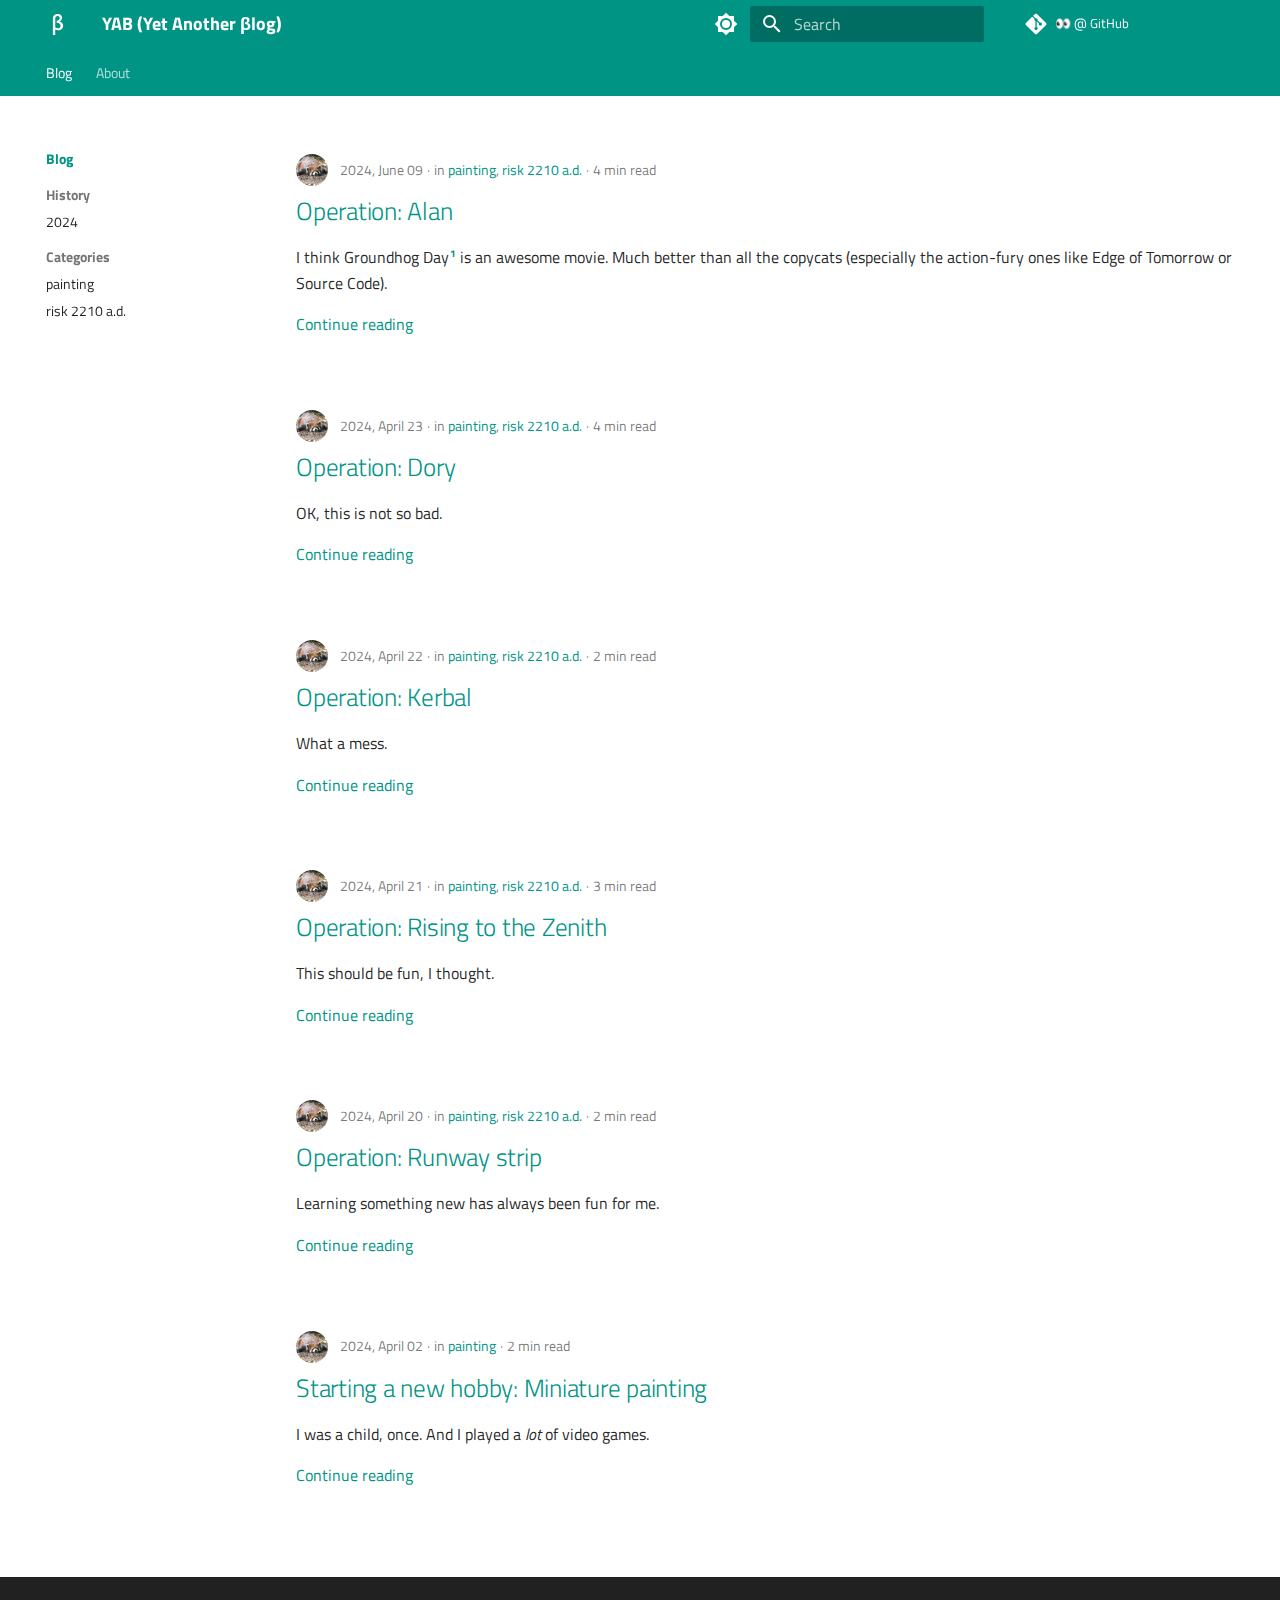
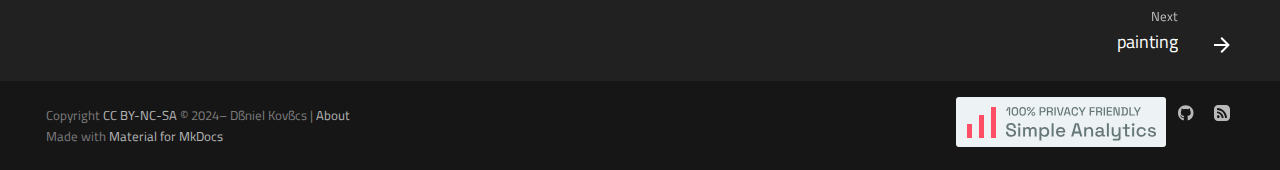
<file: index.html>
<!doctype html>
<html lang="en" class="no-js">
  <head>
    
      <meta charset="utf-8">
      <meta name="viewport" content="width=device-width,initial-scale=1">
      
        <meta name="description" content="Personal βlog">
      
      
      
        <link rel="canonical" href="https://blog.kovacs.xyz/">
      
      
      
        <link rel="next" href="category/painting/">
      
      
        <link rel="alternate" type="application/rss+xml" title="RSS feed" href="feed_rss_created.xml">
        <link rel="alternate" type="application/rss+xml" title="RSS feed of updated content" href="feed_rss_updated.xml">
      
      <link rel="icon" href="assets/beta-192x192.png">
      <meta name="generator" content="mkdocs-1.5.3, mkdocs-material-9.5.17">
    
    
      
        <title>Index - YAB (Yet Another βlog)</title>
      
    
    
      <link rel="stylesheet" href="assets/stylesheets/main.bcfcd587.min.css">
      
        
        <link rel="stylesheet" href="assets/stylesheets/palette.06af60db.min.css">
      
      
  
  
    
    
  
    
    
  
    
    
  
    
    
  
    
    
  
    
    
  
    
    
  
    
    
  
    
    
  
    
    
  
    
    
  
    
    
  
  
  <style>:root{--md-admonition-icon--abstract:url('data:image/svg+xml;charset=utf-8,<svg xmlns="http://www.w3.org/2000/svg" viewBox="0 0 448 512"><!--! Font Awesome Free 6.5.1 by @fontawesome - https://fontawesome.com License - https://fontawesome.com/license/free (Icons: CC BY 4.0, Fonts: SIL OFL 1.1, Code: MIT License) Copyright 2023 Fonticons, Inc.--><path d="M96 0C43 0 0 43 0 96v320c0 53 43 96 96 96h320c17.7 0 32-14.3 32-32s-14.3-32-32-32v-64c17.7 0 32-14.3 32-32V32c0-17.7-14.3-32-32-32H96zm0 384h256v64H96c-17.7 0-32-14.3-32-32s14.3-32 32-32zm32-240c0-8.8 7.2-16 16-16h192c8.8 0 16 7.2 16 16s-7.2 16-16 16H144c-8.8 0-16-7.2-16-16zm16 48h192c8.8 0 16 7.2 16 16s-7.2 16-16 16H144c-8.8 0-16-7.2-16-16s7.2-16 16-16z"/></svg>');--md-admonition-icon--bug:url('data:image/svg+xml;charset=utf-8,<svg xmlns="http://www.w3.org/2000/svg" viewBox="0 0 640 512"><!--! Font Awesome Free 6.5.1 by @fontawesome - https://fontawesome.com License - https://fontawesome.com/license/free (Icons: CC BY 4.0, Fonts: SIL OFL 1.1, Code: MIT License) Copyright 2023 Fonticons, Inc.--><path d="M320 0c17.7 0 32 14.3 32 32v64h120c39.8 0 72 32.2 72 72v272c0 39.8-32.2 72-72 72H168c-39.8 0-72-32.2-72-72V168c0-39.8 32.2-72 72-72h120V32c0-17.7 14.3-32 32-32zM208 384c-8.8 0-16 7.2-16 16s7.2 16 16 16h32c8.8 0 16-7.2 16-16s-7.2-16-16-16h-32zm96 0c-8.8 0-16 7.2-16 16s7.2 16 16 16h32c8.8 0 16-7.2 16-16s-7.2-16-16-16h-32zm96 0c-8.8 0-16 7.2-16 16s7.2 16 16 16h32c8.8 0 16-7.2 16-16s-7.2-16-16-16h-32zM264 256a40 40 0 1 0-80 0 40 40 0 1 0 80 0zm152 40a40 40 0 1 0 0-80 40 40 0 1 0 0 80zM48 224h16v192H48c-26.5 0-48-21.5-48-48v-96c0-26.5 21.5-48 48-48zm544 0c26.5 0 48 21.5 48 48v96c0 26.5-21.5 48-48 48h-16V224h16z"/></svg>');--md-admonition-icon--danger:url('data:image/svg+xml;charset=utf-8,<svg xmlns="http://www.w3.org/2000/svg" viewBox="0 0 512 512"><!--! Font Awesome Free 6.5.1 by @fontawesome - https://fontawesome.com License - https://fontawesome.com/license/free (Icons: CC BY 4.0, Fonts: SIL OFL 1.1, Code: MIT License) Copyright 2023 Fonticons, Inc.--><path d="M416 398.9c58.5-41.1 96-104.1 96-174.9C512 100.3 397.4 0 256 0S0 100.3 0 224c0 70.7 37.5 133.8 96 174.9V464c0 26.5 21.5 48 48 48h48v-48c0-8.8 7.2-16 16-16s16 7.2 16 16v48h64v-48c0-8.8 7.2-16 16-16s16 7.2 16 16v48h48c26.5 0 48-21.5 48-48v-65.1zM96 256a64 64 0 1 1 128 0 64 64 0 1 1-128 0zm256-64a64 64 0 1 1 0 128 64 64 0 1 1 0-128z"/></svg>');--md-admonition-icon--example:url('data:image/svg+xml;charset=utf-8,<svg xmlns="http://www.w3.org/2000/svg" viewBox="0 0 24 24"><path d="M5 3c-1.1 0-2 .9-2 2s-.9 2-2 2v2c1.1 0 2 .9 2 2s.9 2 2 2h2v-2H5v-1c0-1.1-.9-2-2-2 1.1 0 2-.9 2-2V5h2V3m4 0c1.1 0 2 .9 2 2s.9 2 2 2v2c-1.1 0-2 .9-2 2s-.9 2-2 2H9v-2h2v-1c0-1.1.9-2 2-2-1.1 0-2-.9-2-2V5H9V3h2m11 3v12c0 1.11-.89 2-2 2H4a2 2 0 0 1-2-2v-3h2v3h16V6h-2.97V4H20c1.11 0 2 .89 2 2Z"/></svg>');--md-admonition-icon--failure:url('data:image/svg+xml;charset=utf-8,<svg xmlns="http://www.w3.org/2000/svg" viewBox="0 0 512 512"><!--! Font Awesome Free 6.5.1 by @fontawesome - https://fontawesome.com License - https://fontawesome.com/license/free (Icons: CC BY 4.0, Fonts: SIL OFL 1.1, Code: MIT License) Copyright 2023 Fonticons, Inc.--><path d="M459.1 52.4 442.6 6.5c-1.9-3.9-6.1-6.5-10.5-6.5s-8.5 2.6-10.4 6.5l-16.5 45.9-46 16.8c-4.3 1.6-7.3 5.9-7.2 10.4 0 4.5 3 8.7 7.2 10.2l45.7 16.8 16.8 45.8c1.5 4.4 5.8 7.5 10.4 7.5s8.9-3.1 10.4-7.5l16.5-45.8 45.7-16.8c4.2-1.5 7.2-5.7 7.2-10.2 0-4.6-3-8.9-7.2-10.4l-45.6-16.8zm-132.4 53c-12.5-12.5-32.8-12.5-45.3 0l-2.9 2.9c-22-8-45.8-12.3-70.5-12.3C93.1 96 0 189.1 0 304s93.1 208 208 208 208-93.1 208-208c0-24.7-4.3-48.5-12.2-70.5l2.9-2.9c12.5-12.5 12.5-32.8 0-45.3l-80-80zM200 192c-57.4 0-104 46.6-104 104v8c0 8.8-7.2 16-16 16s-16-7.2-16-16v-8c0-75.1 60.9-136 136-136h8c8.8 0 16 7.2 16 16s-7.2 16-16 16h-8z"/></svg>');--md-admonition-icon--info:url('data:image/svg+xml;charset=utf-8,<svg xmlns="http://www.w3.org/2000/svg" viewBox="0 0 512 512"><!--! Font Awesome Free 6.5.1 by @fontawesome - https://fontawesome.com License - https://fontawesome.com/license/free (Icons: CC BY 4.0, Fonts: SIL OFL 1.1, Code: MIT License) Copyright 2023 Fonticons, Inc.--><path d="M256 512a256 256 0 1 0 0-512 256 256 0 1 0 0 512zm-40-176h24v-64h-24c-13.3 0-24-10.7-24-24s10.7-24 24-24h48c13.3 0 24 10.7 24 24v88h8c13.3 0 24 10.7 24 24s-10.7 24-24 24h-80c-13.3 0-24-10.7-24-24s10.7-24 24-24zm40-208a32 32 0 1 1 0 64 32 32 0 1 1 0-64z"/></svg>');--md-admonition-icon--note:url('data:image/svg+xml;charset=utf-8,<svg xmlns="http://www.w3.org/2000/svg" viewBox="0 0 448 512"><!--! Font Awesome Free 6.5.1 by @fontawesome - https://fontawesome.com License - https://fontawesome.com/license/free (Icons: CC BY 4.0, Fonts: SIL OFL 1.1, Code: MIT License) Copyright 2023 Fonticons, Inc.--><path d="M64 32C28.7 32 0 60.7 0 96v320c0 35.3 28.7 64 64 64h224V368c0-26.5 21.5-48 48-48h112V96c0-35.3-28.7-64-64-64H64zm384 320H336c-8.8 0-16 7.2-16 16v112l32-32 64-64 32-32z"/></svg>');--md-admonition-icon--question:url('data:image/svg+xml;charset=utf-8,<svg xmlns="http://www.w3.org/2000/svg" viewBox="0 0 512 512"><!--! Font Awesome Free 6.5.1 by @fontawesome - https://fontawesome.com License - https://fontawesome.com/license/free (Icons: CC BY 4.0, Fonts: SIL OFL 1.1, Code: MIT License) Copyright 2023 Fonticons, Inc.--><path d="M256 512a256 256 0 1 0 0-512 256 256 0 1 0 0 512zm-86.2-346.7c7.9-22.3 29.1-37.3 52.8-37.3h58.3c34.9 0 63.1 28.3 63.1 63.1 0 22.6-12.1 43.5-31.7 54.8L280 264.4c-.2 13-10.9 23.6-24 23.6-13.3 0-24-10.7-24-24v-13.5c0-8.6 4.6-16.5 12.1-20.8l44.3-25.4c4.7-2.7 7.6-7.7 7.6-13.1 0-8.4-6.8-15.1-15.1-15.1h-58.3c-3.4 0-6.4 2.1-7.5 5.3l-.4 1.2c-4.4 12.5-18.2 19-30.6 14.6s-19-18.2-14.6-30.6l.4-1.2zM224 352a32 32 0 1 1 64 0 32 32 0 1 1-64 0z"/></svg>');--md-admonition-icon--quote:url('data:image/svg+xml;charset=utf-8,<svg xmlns="http://www.w3.org/2000/svg" viewBox="0 0 448 512"><!--! Font Awesome Free 6.5.1 by @fontawesome - https://fontawesome.com License - https://fontawesome.com/license/free (Icons: CC BY 4.0, Fonts: SIL OFL 1.1, Code: MIT License) Copyright 2023 Fonticons, Inc.--><path d="M0 216C0 149.7 53.7 96 120 96h8c17.7 0 32 14.3 32 32s-14.3 32-32 32h-8c-30.9 0-56 25.1-56 56v8h64c35.3 0 64 28.7 64 64v64c0 35.3-28.7 64-64 64H64c-35.3 0-64-28.7-64-64V216zm256 0c0-66.3 53.7-120 120-120h8c17.7 0 32 14.3 32 32s-14.3 32-32 32h-8c-30.9 0-56 25.1-56 56v8h64c35.3 0 64 28.7 64 64v64c0 35.3-28.7 64-64 64h-64c-35.3 0-64-28.7-64-64V216z"/></svg>');--md-admonition-icon--success:url('data:image/svg+xml;charset=utf-8,<svg xmlns="http://www.w3.org/2000/svg" viewBox="0 0 448 512"><!--! Font Awesome Free 6.5.1 by @fontawesome - https://fontawesome.com License - https://fontawesome.com/license/free (Icons: CC BY 4.0, Fonts: SIL OFL 1.1, Code: MIT License) Copyright 2023 Fonticons, Inc.--><path d="M438.6 105.4c12.5 12.5 12.5 32.8 0 45.3l-256 256c-12.5 12.5-32.8 12.5-45.3 0l-128-128c-12.5-12.5-12.5-32.8 0-45.3s32.8-12.5 45.3 0L160 338.7l233.4-233.3c12.5-12.5 32.8-12.5 45.3 0z"/></svg>');--md-admonition-icon--tip:url('data:image/svg+xml;charset=utf-8,<svg xmlns="http://www.w3.org/2000/svg" viewBox="0 0 512 512"><!--! Font Awesome Free 6.5.1 by @fontawesome - https://fontawesome.com License - https://fontawesome.com/license/free (Icons: CC BY 4.0, Fonts: SIL OFL 1.1, Code: MIT License) Copyright 2023 Fonticons, Inc.--><path d="M480 32c0-12.9-7.8-24.6-19.8-29.6S434.5.2 425.3 9.3L381.7 53c-48 48-113.1 75-181 75H64c-35.3 0-64 28.7-64 64v96c0 35.3 28.7 64 64 64v128c0 17.7 14.3 32 32 32h64c17.7 0 32-14.3 32-32V352h8.7c67.9 0 133 27 181 75l43.6 43.6c9.2 9.2 22.9 11.9 34.9 6.9s19.8-16.6 19.8-29.6V300.4c18.6-8.8 32-32.5 32-60.4s-13.4-51.6-32-60.4V32zm-64 76.7v262.6C357.2 317.8 280.5 288 200.7 288H192v-96h8.7c79.8 0 156.5-29.8 215.3-83.3z"/></svg>');--md-admonition-icon--warning:url('data:image/svg+xml;charset=utf-8,<svg xmlns="http://www.w3.org/2000/svg" viewBox="0 0 512 512"><!--! Font Awesome Free 6.5.1 by @fontawesome - https://fontawesome.com License - https://fontawesome.com/license/free (Icons: CC BY 4.0, Fonts: SIL OFL 1.1, Code: MIT License) Copyright 2023 Fonticons, Inc.--><path d="M256 32c14.2 0 27.3 7.5 34.5 19.8l216 368c7.3 12.4 7.3 27.7.2 40.1S486.3 480 472 480H40c-14.3 0-27.6-7.7-34.7-20.1s-7-27.8.2-40.1l216-368C228.7 39.5 241.8 32 256 32zm0 128c-13.3 0-24 10.7-24 24v112c0 13.3 10.7 24 24 24s24-10.7 24-24V184c0-13.3-10.7-24-24-24zm32 224a32 32 0 1 0-64 0 32 32 0 1 0 64 0z"/></svg>');}</style>


  
  
  
  
  <style>:root{--md-annotation-icon:url('data:image/svg+xml;charset=utf-8,<svg xmlns="http://www.w3.org/2000/svg" viewBox="0 0 24 24"><path d="M11 7v2h2V7h-2m3 10v-2h-1v-4h-3v2h1v2h-1v2h4m8-5c0 5.5-4.5 10-10 10S2 17.5 2 12 6.5 2 12 2s10 4.5 10 10m-2 0c0-4.42-3.58-8-8-8s-8 3.58-8 8 3.58 8 8 8 8-3.58 8-8Z"/></svg>');}</style>


    
    
      
    
    
      
        
        
        
        <link rel="stylesheet" href="assets/external/fonts.googleapis.com/css.6bbf95ab.css">
        <style>:root{--md-text-font:"Titillium Web";--md-code-font:"JetBrains Mono"}</style>
      
    
    
      <link rel="stylesheet" href="stylesheets/before-after.css">
    
      <link rel="stylesheet" href="stylesheets/picture-admonition.css">
    
      <link rel="stylesheet" href="stylesheets/overrides.css">
    
      <link rel="stylesheet" href="assets/external/cdnjs.cloudflare.com/ajax/libs/KaTeX/0.16.7/katex.min.css">
    
    <script>__md_scope=new URL(".",location),__md_hash=e=>[...e].reduce((e,_)=>(e<<5)-e+_.charCodeAt(0),0),__md_get=(e,_=localStorage,t=__md_scope)=>JSON.parse(_.getItem(t.pathname+"."+e)),__md_set=(e,_,t=localStorage,a=__md_scope)=>{try{t.setItem(a.pathname+"."+e,JSON.stringify(_))}catch(e){}}</script>
    
      

    
    
    
  </head>
  
  
    
    
      
    
    
    
    
    <body dir="ltr" data-md-color-scheme="default" data-md-color-primary="indigo" data-md-color-accent="indigo">
  
    
    <input class="md-toggle" data-md-toggle="drawer" type="checkbox" id="__drawer" autocomplete="off">
    <input class="md-toggle" data-md-toggle="search" type="checkbox" id="__search" autocomplete="off">
    <label class="md-overlay" for="__drawer"></label>
    <div data-md-component="skip">
      
    </div>
    <div data-md-component="announce">
      
    </div>
    
    
      

<header class="md-header" data-md-component="header">
  <nav class="md-header__inner md-grid" aria-label="Header">
    <a href="." title="YAB (Yet Another βlog)" class="md-header__button md-logo" aria-label="YAB (Yet Another βlog)" data-md-component="logo">
      
  
  <svg xmlns="http://www.w3.org/2000/svg" viewBox="0 0 24 24"><path d="M9.23 17.59v5.53H6.88V6.72c0-1.45.43-2.59 1.28-3.44C9 2.43 10.17 2 11.61 2c1.39 0 2.46.34 3.26 1 .79.68 1.18 1.62 1.18 2.81 0 .82-.26 1.59-.78 2.3-.52.71-1.19 1.2-2.02 1.47v.04c1.25.2 2.22.65 2.88 1.38.66.71.99 1.62.99 2.74 0 1.32-.46 2.4-1.37 3.23-.92.83-2.12 1.24-3.62 1.24-1.06 0-2.03-.21-2.9-.62m1.49-6.84V8.83c.87-.11 1.58-.43 2.15-.97.56-.55.84-1.16.84-1.86 0-1.38-.71-2.08-2.11-2.08-.76 0-1.35.24-1.76.73-.41.49-.61 1.17-.61 2.06v8.79c.91.53 1.8.79 2.66.79.84 0 1.5-.22 1.97-.65.47-.44.7-1.06.7-1.85 0-1.79-1.28-2.79-3.84-3.04Z"/></svg>

    </a>
    <label class="md-header__button md-icon" for="__drawer">
      
      <svg xmlns="http://www.w3.org/2000/svg" viewBox="0 0 24 24"><path d="M3 6h18v2H3V6m0 5h18v2H3v-2m0 5h18v2H3v-2Z"/></svg>
    </label>
    <div class="md-header__title" data-md-component="header-title">
      <div class="md-header__ellipsis">
        <div class="md-header__topic">
          <span class="md-ellipsis">
            YAB (Yet Another βlog)
          </span>
        </div>
        <div class="md-header__topic" data-md-component="header-topic">
          <span class="md-ellipsis">
            
              Index
            
          </span>
        </div>
      </div>
    </div>
    
      
        <form class="md-header__option" data-md-component="palette">
  
    
    
    
    <input class="md-option" data-md-color-media="(prefers-color-scheme)" data-md-color-scheme="default" data-md-color-primary="indigo" data-md-color-accent="indigo"  aria-label="Switch to light mode"  type="radio" name="__palette" id="__palette_0">
    
      <label class="md-header__button md-icon" title="Switch to light mode" for="__palette_1" hidden>
        <svg xmlns="http://www.w3.org/2000/svg" viewBox="0 0 24 24"><path d="M12 8a4 4 0 0 0-4 4 4 4 0 0 0 4 4 4 4 0 0 0 4-4 4 4 0 0 0-4-4m0 10a6 6 0 0 1-6-6 6 6 0 0 1 6-6 6 6 0 0 1 6 6 6 6 0 0 1-6 6m8-9.31V4h-4.69L12 .69 8.69 4H4v4.69L.69 12 4 15.31V20h4.69L12 23.31 15.31 20H20v-4.69L23.31 12 20 8.69Z"/></svg>
      </label>
    
  
    
    
    
    <input class="md-option" data-md-color-media="(prefers-color-scheme: light)" data-md-color-scheme="default" data-md-color-primary="teal" data-md-color-accent="teal"  aria-label="Switch to dark mode"  type="radio" name="__palette" id="__palette_1">
    
      <label class="md-header__button md-icon" title="Switch to dark mode" for="__palette_2" hidden>
        <svg xmlns="http://www.w3.org/2000/svg" viewBox="0 0 24 24"><path d="M12 18c-.89 0-1.74-.2-2.5-.55C11.56 16.5 13 14.42 13 12c0-2.42-1.44-4.5-3.5-5.45C10.26 6.2 11.11 6 12 6a6 6 0 0 1 6 6 6 6 0 0 1-6 6m8-9.31V4h-4.69L12 .69 8.69 4H4v4.69L.69 12 4 15.31V20h4.69L12 23.31 15.31 20H20v-4.69L23.31 12 20 8.69Z"/></svg>
      </label>
    
  
    
    
    
    <input class="md-option" data-md-color-media="(prefers-color-scheme: dark)" data-md-color-scheme="slate" data-md-color-primary="teal" data-md-color-accent="teal"  aria-label="Switch to auto-mode (follow system preferences)"  type="radio" name="__palette" id="__palette_2">
    
      <label class="md-header__button md-icon" title="Switch to auto-mode (follow system preferences)" for="__palette_0" hidden>
        <svg xmlns="http://www.w3.org/2000/svg" viewBox="0 0 24 24"><path d="m14.3 16-.7-2h-3.2l-.7 2H7.8L11 7h2l3.2 9h-1.9M20 8.69V4h-4.69L12 .69 8.69 4H4v4.69L.69 12 4 15.31V20h4.69L12 23.31 15.31 20H20v-4.69L23.31 12 20 8.69m-9.15 3.96h2.3L12 9l-1.15 3.65Z"/></svg>
      </label>
    
  
</form>
      
    
    
      <script>var media,input,key,value,palette=__md_get("__palette");if(palette&&palette.color){"(prefers-color-scheme)"===palette.color.media&&(media=matchMedia("(prefers-color-scheme: light)"),input=document.querySelector(media.matches?"[data-md-color-media='(prefers-color-scheme: light)']":"[data-md-color-media='(prefers-color-scheme: dark)']"),palette.color.media=input.getAttribute("data-md-color-media"),palette.color.scheme=input.getAttribute("data-md-color-scheme"),palette.color.primary=input.getAttribute("data-md-color-primary"),palette.color.accent=input.getAttribute("data-md-color-accent"));for([key,value]of Object.entries(palette.color))document.body.setAttribute("data-md-color-"+key,value)}</script>
    
    
    
      <label class="md-header__button md-icon" for="__search">
        
        <svg xmlns="http://www.w3.org/2000/svg" viewBox="0 0 24 24"><path d="M9.5 3A6.5 6.5 0 0 1 16 9.5c0 1.61-.59 3.09-1.56 4.23l.27.27h.79l5 5-1.5 1.5-5-5v-.79l-.27-.27A6.516 6.516 0 0 1 9.5 16 6.5 6.5 0 0 1 3 9.5 6.5 6.5 0 0 1 9.5 3m0 2C7 5 5 7 5 9.5S7 14 9.5 14 14 12 14 9.5 12 5 9.5 5Z"/></svg>
      </label>
      <div class="md-search" data-md-component="search" role="dialog">
  <label class="md-search__overlay" for="__search"></label>
  <div class="md-search__inner" role="search">
    <form class="md-search__form" name="search">
      <input type="text" class="md-search__input" name="query" aria-label="Search" placeholder="Search" autocapitalize="off" autocorrect="off" autocomplete="off" spellcheck="false" data-md-component="search-query" required>
      <label class="md-search__icon md-icon" for="__search">
        
        <svg xmlns="http://www.w3.org/2000/svg" viewBox="0 0 24 24"><path d="M9.5 3A6.5 6.5 0 0 1 16 9.5c0 1.61-.59 3.09-1.56 4.23l.27.27h.79l5 5-1.5 1.5-5-5v-.79l-.27-.27A6.516 6.516 0 0 1 9.5 16 6.5 6.5 0 0 1 3 9.5 6.5 6.5 0 0 1 9.5 3m0 2C7 5 5 7 5 9.5S7 14 9.5 14 14 12 14 9.5 12 5 9.5 5Z"/></svg>
        
        <svg xmlns="http://www.w3.org/2000/svg" viewBox="0 0 24 24"><path d="M20 11v2H8l5.5 5.5-1.42 1.42L4.16 12l7.92-7.92L13.5 5.5 8 11h12Z"/></svg>
      </label>
      <nav class="md-search__options" aria-label="Search">
        
        <button type="reset" class="md-search__icon md-icon" title="Clear" aria-label="Clear" tabindex="-1">
          
          <svg xmlns="http://www.w3.org/2000/svg" viewBox="0 0 24 24"><path d="M19 6.41 17.59 5 12 10.59 6.41 5 5 6.41 10.59 12 5 17.59 6.41 19 12 13.41 17.59 19 19 17.59 13.41 12 19 6.41Z"/></svg>
        </button>
      </nav>
      
    </form>
    <div class="md-search__output">
      <div class="md-search__scrollwrap" data-md-scrollfix>
        <div class="md-search-result" data-md-component="search-result">
          <div class="md-search-result__meta">
            Initializing search
          </div>
          <ol class="md-search-result__list" role="presentation"></ol>
        </div>
      </div>
    </div>
  </div>
</div>
    
    
      <div class="md-header__source">
        <a href="https://github.com/AFulgens/afulgens.github.io" title="Go to repository" class="md-source" data-md-component="source">
  <div class="md-source__icon md-icon">
    
    <svg xmlns="http://www.w3.org/2000/svg" viewBox="0 0 448 512"><!--! Font Awesome Free 6.5.1 by @fontawesome - https://fontawesome.com License - https://fontawesome.com/license/free (Icons: CC BY 4.0, Fonts: SIL OFL 1.1, Code: MIT License) Copyright 2023 Fonticons, Inc.--><path d="M439.55 236.05 244 40.45a28.87 28.87 0 0 0-40.81 0l-40.66 40.63 51.52 51.52c27.06-9.14 52.68 16.77 43.39 43.68l49.66 49.66c34.23-11.8 61.18 31 35.47 56.69-26.49 26.49-70.21-2.87-56-37.34L240.22 199v121.85c25.3 12.54 22.26 41.85 9.08 55a34.34 34.34 0 0 1-48.55 0c-17.57-17.6-11.07-46.91 11.25-56v-123c-20.8-8.51-24.6-30.74-18.64-45L142.57 101 8.45 235.14a28.86 28.86 0 0 0 0 40.81l195.61 195.6a28.86 28.86 0 0 0 40.8 0l194.69-194.69a28.86 28.86 0 0 0 0-40.81z"/></svg>
  </div>
  <div class="md-source__repository">
    👀 @ GitHub
  </div>
</a>
      </div>
    
  </nav>
  
</header>
    
    <div class="md-container" data-md-component="container">
      
      
        
          
            
<nav class="md-tabs" aria-label="Tabs" data-md-component="tabs">
  <div class="md-grid">
    <ul class="md-tabs__list">
      
        
  
  
    
  
  
    
    
      <li class="md-tabs__item md-tabs__item--active">
        <a href="." class="md-tabs__link">
          
  
    
  
  Blog

        </a>
      </li>
    
  

      
        
  
  
  
    <li class="md-tabs__item">
      <a href="about/" class="md-tabs__link">
        
  
    
  
  About

      </a>
    </li>
  

      
    </ul>
  </div>
</nav>
          
        
      
      <main class="md-main" data-md-component="main">
        <div class="md-main__inner md-grid">
          
            
              
              <div class="md-sidebar md-sidebar--primary" data-md-component="sidebar" data-md-type="navigation" >
                <div class="md-sidebar__scrollwrap">
                  <div class="md-sidebar__inner">
                    


  


  

<nav class="md-nav md-nav--primary md-nav--lifted md-nav--integrated" aria-label="Navigation" data-md-level="0">
  <label class="md-nav__title" for="__drawer">
    <a href="." title="YAB (Yet Another βlog)" class="md-nav__button md-logo" aria-label="YAB (Yet Another βlog)" data-md-component="logo">
      
  
  <svg xmlns="http://www.w3.org/2000/svg" viewBox="0 0 24 24"><path d="M9.23 17.59v5.53H6.88V6.72c0-1.45.43-2.59 1.28-3.44C9 2.43 10.17 2 11.61 2c1.39 0 2.46.34 3.26 1 .79.68 1.18 1.62 1.18 2.81 0 .82-.26 1.59-.78 2.3-.52.71-1.19 1.2-2.02 1.47v.04c1.25.2 2.22.65 2.88 1.38.66.71.99 1.62.99 2.74 0 1.32-.46 2.4-1.37 3.23-.92.83-2.12 1.24-3.62 1.24-1.06 0-2.03-.21-2.9-.62m1.49-6.84V8.83c.87-.11 1.58-.43 2.15-.97.56-.55.84-1.16.84-1.86 0-1.38-.71-2.08-2.11-2.08-.76 0-1.35.24-1.76.73-.41.49-.61 1.17-.61 2.06v8.79c.91.53 1.8.79 2.66.79.84 0 1.5-.22 1.97-.65.47-.44.7-1.06.7-1.85 0-1.79-1.28-2.79-3.84-3.04Z"/></svg>

    </a>
    YAB (Yet Another βlog)
  </label>
  
    <div class="md-nav__source">
      <a href="https://github.com/AFulgens/afulgens.github.io" title="Go to repository" class="md-source" data-md-component="source">
  <div class="md-source__icon md-icon">
    
    <svg xmlns="http://www.w3.org/2000/svg" viewBox="0 0 448 512"><!--! Font Awesome Free 6.5.1 by @fontawesome - https://fontawesome.com License - https://fontawesome.com/license/free (Icons: CC BY 4.0, Fonts: SIL OFL 1.1, Code: MIT License) Copyright 2023 Fonticons, Inc.--><path d="M439.55 236.05 244 40.45a28.87 28.87 0 0 0-40.81 0l-40.66 40.63 51.52 51.52c27.06-9.14 52.68 16.77 43.39 43.68l49.66 49.66c34.23-11.8 61.18 31 35.47 56.69-26.49 26.49-70.21-2.87-56-37.34L240.22 199v121.85c25.3 12.54 22.26 41.85 9.08 55a34.34 34.34 0 0 1-48.55 0c-17.57-17.6-11.07-46.91 11.25-56v-123c-20.8-8.51-24.6-30.74-18.64-45L142.57 101 8.45 235.14a28.86 28.86 0 0 0 0 40.81l195.61 195.6a28.86 28.86 0 0 0 40.8 0l194.69-194.69a28.86 28.86 0 0 0 0-40.81z"/></svg>
  </div>
  <div class="md-source__repository">
    👀 @ GitHub
  </div>
</a>
    </div>
  
  <ul class="md-nav__list" data-md-scrollfix>
    
      
      
  
  
    
  
  
  
    
    
      
        
          
        
      
        
      
        
      
    
    
      
        
        
      
      
        
      
    
    
    <li class="md-nav__item md-nav__item--active md-nav__item--section md-nav__item--nested">
      
        
        
        <input class="md-nav__toggle md-toggle " type="checkbox" id="__nav_1" checked>
        
          
          
          <div class="md-nav__link md-nav__container">
            <a href="." class="md-nav__link md-nav__link--active">
              
  
  <span class="md-ellipsis">
    Blog
  </span>
  

            </a>
            
              
              <label class="md-nav__link md-nav__link--active" for="__nav_1" id="__nav_1_label" tabindex="">
                <span class="md-nav__icon md-icon"></span>
              </label>
            
          </div>
        
        <nav class="md-nav" data-md-level="1" aria-labelledby="__nav_1_label" aria-expanded="true">
          <label class="md-nav__title" for="__nav_1">
            <span class="md-nav__icon md-icon"></span>
            Blog
          </label>
          <ul class="md-nav__list" data-md-scrollfix>
            
              
            
              
                
  
  
  
  
    
    
      
        
      
    
    
      
      
        
          
          
        
      
    
    
    <li class="md-nav__item md-nav__item--section md-nav__item--nested">
      
        
        
        <input class="md-nav__toggle md-toggle " type="checkbox" id="__nav_1_2" >
        
          
          <label class="md-nav__link" for="__nav_1_2" id="__nav_1_2_label" tabindex="">
            
  
  <span class="md-ellipsis">
    History
  </span>
  

            <span class="md-nav__icon md-icon"></span>
          </label>
        
        <nav class="md-nav" data-md-level="2" aria-labelledby="__nav_1_2_label" aria-expanded="false">
          <label class="md-nav__title" for="__nav_1_2">
            <span class="md-nav__icon md-icon"></span>
            History
          </label>
          <ul class="md-nav__list" data-md-scrollfix>
            
              
                
  
  
  
    
  
  
    <li class="md-nav__item">
      <a href="archive/2024/" class="md-nav__link">
        
  
  <span class="md-ellipsis">
    2024
  </span>
  

      </a>
    </li>
  

              
            
          </ul>
        </nav>
      
    </li>
  

              
            
              
                
  
  
  
  
    
    
      
        
      
        
      
    
    
      
      
        
          
          
        
      
    
    
    <li class="md-nav__item md-nav__item--section md-nav__item--nested">
      
        
        
        <input class="md-nav__toggle md-toggle " type="checkbox" id="__nav_1_3" >
        
          
          <label class="md-nav__link" for="__nav_1_3" id="__nav_1_3_label" tabindex="">
            
  
  <span class="md-ellipsis">
    Categories
  </span>
  

            <span class="md-nav__icon md-icon"></span>
          </label>
        
        <nav class="md-nav" data-md-level="2" aria-labelledby="__nav_1_3_label" aria-expanded="false">
          <label class="md-nav__title" for="__nav_1_3">
            <span class="md-nav__icon md-icon"></span>
            Categories
          </label>
          <ul class="md-nav__list" data-md-scrollfix>
            
              
                
  
  
  
    
  
  
    <li class="md-nav__item">
      <a href="category/painting/" class="md-nav__link">
        
  
  <span class="md-ellipsis">
    painting
  </span>
  

      </a>
    </li>
  

              
            
              
                
  
  
  
    
  
  
    <li class="md-nav__item">
      <a href="category/risk-2210-ad/" class="md-nav__link">
        
  
  <span class="md-ellipsis">
    risk 2210 a.d.
  </span>
  

      </a>
    </li>
  

              
            
          </ul>
        </nav>
      
    </li>
  

              
            
          </ul>
        </nav>
      
    </li>
  

    
      
      
  
  
  
  
    <li class="md-nav__item">
      <a href="about/" class="md-nav__link">
        
  
    <svg xmlns="http://www.w3.org/2000/svg" viewBox="0 0 24 24"><path d="M13.5 4A1.5 1.5 0 0 0 12 5.5 1.5 1.5 0 0 0 13.5 7 1.5 1.5 0 0 0 15 5.5 1.5 1.5 0 0 0 13.5 4m-.36 4.77c-1.19.1-4.44 2.69-4.44 2.69-.2.15-.14.14.02.42.16.27.14.29.33.16.2-.13.53-.34 1.08-.68 2.12-1.36.34 1.78-.57 7.07-.36 2.62 2 1.27 2.61.87.6-.39 2.21-1.5 2.37-1.61.22-.15.06-.27-.11-.52-.12-.17-.24-.05-.24-.05-.65.43-1.84 1.33-2 .76-.19-.57 1.03-4.48 1.7-7.17.11-.64.41-2.04-.75-1.94Z"/></svg>
  
  <span class="md-ellipsis">
    About
  </span>
  

      </a>
    </li>
  

    
  </ul>
</nav>
                  </div>
                </div>
              </div>
            
            
          
          
  <div class="md-content" data-md-component="content">
    <div class="md-content__inner">
      <header class="md-typeset">
        
      </header>
      
        <article class="md-post md-post--excerpt">
  <header class="md-post__header">
    
      <nav class="md-post__authors md-typeset">
        
          <span class="md-author">
            <img src="assets/external/github.com/afulgens.png.jpg" alt="Dßniel Kovßcs">
          </span>
        
      </nav>
    
    <div class="md-post__meta md-meta">
      <ul class="md-meta__list">
        <li class="md-meta__item">
          <time datetime="2024-06-09 00:00:00">2024, June 09</time></li>
        
          <li class="md-meta__item">
            in
            
              <a href="category/painting/" class="md-meta__link">painting</a>, 
              <a href="category/risk-2210-ad/" class="md-meta__link">risk 2210 a.d.</a></li>
        
        
          
          <li class="md-meta__item">
            
              4 min read
            
          </li>
        
      </ul>
      
    </div>
  </header>
  <div class="md-post__content md-typeset">
    <h2 id="operation-alan"><a class="toclink" href="2024/06/09/operation-allen/">Operation: Alan</a></h2>
<p>I think Groundhog Day<sup id="fnref:1"><a class="footnote-ref" href="2024/06/09/operation-allen/#fn:1">1</a></sup> is an awesome movie. Much better than all the copycats (especially the action-fury ones like Edge of Tomorrow or Source Code).</p>

    
      <nav class="md-post__action">
        <a href="2024/06/09/operation-allen/">
          Continue reading
        </a>
      </nav>
    
  </div>
</article>
      
        <article class="md-post md-post--excerpt">
  <header class="md-post__header">
    
      <nav class="md-post__authors md-typeset">
        
          <span class="md-author">
            <img src="assets/external/github.com/afulgens.png.jpg" alt="Dßniel Kovßcs">
          </span>
        
      </nav>
    
    <div class="md-post__meta md-meta">
      <ul class="md-meta__list">
        <li class="md-meta__item">
          <time datetime="2024-04-23 00:00:00">2024, April 23</time></li>
        
          <li class="md-meta__item">
            in
            
              <a href="category/painting/" class="md-meta__link">painting</a>, 
              <a href="category/risk-2210-ad/" class="md-meta__link">risk 2210 a.d.</a></li>
        
        
          
          <li class="md-meta__item">
            
              4 min read
            
          </li>
        
      </ul>
      
    </div>
  </header>
  <div class="md-post__content md-typeset">
    <h2 id="operation-dory"><a class="toclink" href="2024/04/23/operation-dory/">Operation: Dory</a></h2>
<p>OK, this is not so bad.</p>

    
      <nav class="md-post__action">
        <a href="2024/04/23/operation-dory/">
          Continue reading
        </a>
      </nav>
    
  </div>
</article>
      
        <article class="md-post md-post--excerpt">
  <header class="md-post__header">
    
      <nav class="md-post__authors md-typeset">
        
          <span class="md-author">
            <img src="assets/external/github.com/afulgens.png.jpg" alt="Dßniel Kovßcs">
          </span>
        
      </nav>
    
    <div class="md-post__meta md-meta">
      <ul class="md-meta__list">
        <li class="md-meta__item">
          <time datetime="2024-04-22 00:00:00">2024, April 22</time></li>
        
          <li class="md-meta__item">
            in
            
              <a href="category/painting/" class="md-meta__link">painting</a>, 
              <a href="category/risk-2210-ad/" class="md-meta__link">risk 2210 a.d.</a></li>
        
        
          
          <li class="md-meta__item">
            
              2 min read
            
          </li>
        
      </ul>
      
    </div>
  </header>
  <div class="md-post__content md-typeset">
    <h2 id="operation-kerbal"><a class="toclink" href="2024/04/22/operation-kerbal/">Operation: Kerbal</a></h2>
<p>What a mess.</p>

    
      <nav class="md-post__action">
        <a href="2024/04/22/operation-kerbal/">
          Continue reading
        </a>
      </nav>
    
  </div>
</article>
      
        <article class="md-post md-post--excerpt">
  <header class="md-post__header">
    
      <nav class="md-post__authors md-typeset">
        
          <span class="md-author">
            <img src="assets/external/github.com/afulgens.png.jpg" alt="Dßniel Kovßcs">
          </span>
        
      </nav>
    
    <div class="md-post__meta md-meta">
      <ul class="md-meta__list">
        <li class="md-meta__item">
          <time datetime="2024-04-21 00:00:00">2024, April 21</time></li>
        
          <li class="md-meta__item">
            in
            
              <a href="category/painting/" class="md-meta__link">painting</a>, 
              <a href="category/risk-2210-ad/" class="md-meta__link">risk 2210 a.d.</a></li>
        
        
          
          <li class="md-meta__item">
            
              3 min read
            
          </li>
        
      </ul>
      
    </div>
  </header>
  <div class="md-post__content md-typeset">
    <h2 id="operation-rising-to-the-zenith"><a class="toclink" href="2024/04/21/operation-rising-to-the-zenith/">Operation: Rising to the Zenith</a></h2>
<p>This should be fun, I thought.</p>

    
      <nav class="md-post__action">
        <a href="2024/04/21/operation-rising-to-the-zenith/">
          Continue reading
        </a>
      </nav>
    
  </div>
</article>
      
        <article class="md-post md-post--excerpt">
  <header class="md-post__header">
    
      <nav class="md-post__authors md-typeset">
        
          <span class="md-author">
            <img src="assets/external/github.com/afulgens.png.jpg" alt="Dßniel Kovßcs">
          </span>
        
      </nav>
    
    <div class="md-post__meta md-meta">
      <ul class="md-meta__list">
        <li class="md-meta__item">
          <time datetime="2024-04-20 00:00:00">2024, April 20</time></li>
        
          <li class="md-meta__item">
            in
            
              <a href="category/painting/" class="md-meta__link">painting</a>, 
              <a href="category/risk-2210-ad/" class="md-meta__link">risk 2210 a.d.</a></li>
        
        
          
          <li class="md-meta__item">
            
              2 min read
            
          </li>
        
      </ul>
      
    </div>
  </header>
  <div class="md-post__content md-typeset">
    <h2 id="operation-runway-strip"><a class="toclink" href="2024/04/20/operation-runway-strip/">Operation: Runway strip</a></h2>
<p>Learning something new has always been fun for me.</p>

    
      <nav class="md-post__action">
        <a href="2024/04/20/operation-runway-strip/">
          Continue reading
        </a>
      </nav>
    
  </div>
</article>
      
        <article class="md-post md-post--excerpt">
  <header class="md-post__header">
    
      <nav class="md-post__authors md-typeset">
        
          <span class="md-author">
            <img src="assets/external/github.com/afulgens.png.jpg" alt="Dßniel Kovßcs">
          </span>
        
      </nav>
    
    <div class="md-post__meta md-meta">
      <ul class="md-meta__list">
        <li class="md-meta__item">
          <time datetime="2024-04-02 00:00:00">2024, April 02</time></li>
        
          <li class="md-meta__item">
            in
            
              <a href="category/painting/" class="md-meta__link">painting</a></li>
        
        
          
          <li class="md-meta__item">
            
              2 min read
            
          </li>
        
      </ul>
      
    </div>
  </header>
  <div class="md-post__content md-typeset">
    <h2 id="starting-a-new-hobby-miniature-painting"><a class="toclink" href="2024/04/02/starting-a-new-hobby-miniature-painting/">Starting a new hobby: Miniature painting</a></h2>
<p>I was a child, once.
And I played a <em>lot</em> of video games.</p>

    
      <nav class="md-post__action">
        <a href="2024/04/02/starting-a-new-hobby-miniature-painting/">
          Continue reading
        </a>
      </nav>
    
  </div>
</article>
      
      
        
          



<nav class="md-pagination">
  
</nav>
        
      
    </div>
  </div>

          
  <script>var tabs=__md_get("__tabs");if(Array.isArray(tabs))e:for(var set of document.querySelectorAll(".tabbed-set")){var tab,labels=set.querySelector(".tabbed-labels");for(tab of tabs)for(var label of labels.getElementsByTagName("label"))if(label.innerText.trim()===tab){var input=document.getElementById(label.htmlFor);input.checked=!0;continue e}}</script>

<script>var target=document.getElementById(location.hash.slice(1));target&&target.name&&(target.checked=target.name.startsWith("__tabbed_"))</script>
        </div>
        
          <button type="button" class="md-top md-icon" data-md-component="top" hidden>
  
  <svg xmlns="http://www.w3.org/2000/svg" viewBox="0 0 24 24"><path d="M13 20h-2V8l-5.5 5.5-1.42-1.42L12 4.16l7.92 7.92-1.42 1.42L13 8v12Z"/></svg>
  Back to top
</button>
        
      </main>
      
        <footer class="md-footer">
  
    
      
      <nav class="md-footer__inner md-grid" aria-label="Footer" >
        
        
          
          <a href="category/painting/" class="md-footer__link md-footer__link--next" aria-label="Next: painting">
            <div class="md-footer__title">
              <span class="md-footer__direction">
                Next
              </span>
              <div class="md-ellipsis">
                painting
              </div>
            </div>
            <div class="md-footer__button md-icon">
              
              <svg xmlns="http://www.w3.org/2000/svg" viewBox="0 0 24 24"><path d="M4 11v2h12l-5.5 5.5 1.42 1.42L19.84 12l-7.92-7.92L10.5 5.5 16 11H4Z"/></svg>
            </div>
          </a>
        
      </nav>
    
  
  <div class="md-footer-meta md-typeset">
    <div class="md-footer-meta__inner md-grid">
      <!--
  Copyright (c) 2016-2023 Martin Donath <martin.donath@squidfunk.com>

  Permission is hereby granted, free of charge, to any person obtaining a copy
  of this software and associated documentation files (the "Software"), to
  deal in the Software without restriction, including without limitation the
  rights to use, copy, modify, merge, publish, distribute, sublicense, and/or
  sell copies of the Software, and to permit persons to whom the Software is
  furnished to do so, subject to the following conditions:

  The above copyright notice and this permission notice shall be included in
  all copies or substantial portions of the Software.

  THE SOFTWARE IS PROVIDED "AS IS", WITHOUT WARRANTY OF ANY KIND, EXPRESS OR
  IMPLIED, INCLUDING BUT NOT LIMITED TO THE WARRANTIES OF MERCHANTABILITY,
  FITNESS FOR A PARTICULAR PURPOSE AND NON-INFRINGEMENT. IN NO EVENT SHALL THE
  AUTHORS OR COPYRIGHT HOLDERS BE LIABLE FOR ANY CLAIM, DAMAGES OR OTHER
  LIABILITY, WHETHER IN AN ACTION OF CONTRACT, TORT OR OTHERWISE, ARISING
  FROM, OUT OF OR IN CONNECTION WITH THE SOFTWARE OR THE USE OR OTHER DEALINGS
  IN THE SOFTWARE.
-->

<!-- Copyright and theme information -->
<div class="md-copyright">
	<!-- PATCH BEGIN: remove injected copyright information and hardwire ours -->
	<!--  -->
	Copyright <a href="https://creativecommons.org/licenses/by-nc-sa/4.0/">CC BY-NC-SA</a> &copy; 2024&ndash; Dßniel Kovßcs | <a href="/about/">About</a>
	<br/>
	<!-- PATCH END -->
	
	  Made with
	  <a href="https://squidfunk.github.io/mkdocs-material/" target="_blank" rel="noopener">
		Material for MkDocs
	  </a>
	
  </div>
      
        <!--
  Copyright (c) 2016-2023 Martin Donath <martin.donath@squidfunk.com>

  Permission is hereby granted, free of charge, to any person obtaining a copy
  of this software and associated documentation files (the "Software"), to
  deal in the Software without restriction, including without limitation the
  rights to use, copy, modify, merge, publish, distribute, sublicense, and/or
  sell copies of the Software, and to permit persons to whom the Software is
  furnished to do so, subject to the following conditions:

  The above copyright notice and this permission notice shall be included in
  all copies or substantial portions of the Software.

  THE SOFTWARE IS PROVIDED "AS IS", WITHOUT WARRANTY OF ANY KIND, EXPRESS OR
  IMPLIED, INCLUDING BUT NOT LIMITED TO THE WARRANTIES OF MERCHANTABILITY,
  FITNESS FOR A PARTICULAR PURPOSE AND NON-INFRINGEMENT. IN NO EVENT SHALL THE
  AUTHORS OR COPYRIGHT HOLDERS BE LIABLE FOR ANY CLAIM, DAMAGES OR OTHER
  LIABILITY, WHETHER IN AN ACTION OF CONTRACT, TORT OR OTHERWISE, ARISING
  FROM, OUT OF OR IN CONNECTION WITH THE SOFTWARE OR THE USE OR OTHER DEALINGS
  IN THE SOFTWARE.
-->

<!-- Social links -->
<div class="md-social">
	<!-- PATCH BEGIN: Add SimpleAnalytics badge here -->
	<a href="https://simpleanalytics.com/?utm_source=blog.kovacs.xyz&amp;utm_content=badge" referrerpolicy="origin" target="_blank">
		<picture>
			<source
			  srcset="https://simpleanalyticsbadges.com/blog.kovacs.xyz?mode=dark"
			  media="(prefers-color-scheme: dark)" />
			<img src="assets/external/simpleanalyticsbadges.com/blog.kovacs.cd804b57.xyz.svg" loading="lazy" referrerpolicy="no-referrer" crossorigin="anonymous">
		</picture>
	</a>
	<!-- PATCH END -->
	

	  <!-- Automatically set rel=me for Mastodon -->
	  
	  

	  <!-- Compute title and render link -->
	  
	  
		
		
	  
	  <a href="https://github.com/AFulgens" target="_blank" rel="noopener" title="github.com" class="md-social__link">
		<svg xmlns="http://www.w3.org/2000/svg" viewBox="0 0 496 512"><!--! Font Awesome Free 6.5.1 by @fontawesome - https://fontawesome.com License - https://fontawesome.com/license/free (Icons: CC BY 4.0, Fonts: SIL OFL 1.1, Code: MIT License) Copyright 2023 Fonticons, Inc.--><path d="M165.9 397.4c0 2-2.3 3.6-5.2 3.6-3.3.3-5.6-1.3-5.6-3.6 0-2 2.3-3.6 5.2-3.6 3-.3 5.6 1.3 5.6 3.6zm-31.1-4.5c-.7 2 1.3 4.3 4.3 4.9 2.6 1 5.6 0 6.2-2s-1.3-4.3-4.3-5.2c-2.6-.7-5.5.3-6.2 2.3zm44.2-1.7c-2.9.7-4.9 2.6-4.6 4.9.3 2 2.9 3.3 5.9 2.6 2.9-.7 4.9-2.6 4.6-4.6-.3-1.9-3-3.2-5.9-2.9zM244.8 8C106.1 8 0 113.3 0 252c0 110.9 69.8 205.8 169.5 239.2 12.8 2.3 17.3-5.6 17.3-12.1 0-6.2-.3-40.4-.3-61.4 0 0-70 15-84.7-29.8 0 0-11.4-29.1-27.8-36.6 0 0-22.9-15.7 1.6-15.4 0 0 24.9 2 38.6 25.8 21.9 38.6 58.6 27.5 72.9 20.9 2.3-16 8.8-27.1 16-33.7-55.9-6.2-112.3-14.3-112.3-110.5 0-27.5 7.6-41.3 23.6-58.9-2.6-6.5-11.1-33.3 2.6-67.9 20.9-6.5 69 27 69 27 20-5.6 41.5-8.5 62.8-8.5s42.8 2.9 62.8 8.5c0 0 48.1-33.6 69-27 13.7 34.7 5.2 61.4 2.6 67.9 16 17.7 25.8 31.5 25.8 58.9 0 96.5-58.9 104.2-114.8 110.5 9.2 7.9 17 22.9 17 46.4 0 33.7-.3 75.4-.3 83.6 0 6.5 4.6 14.4 17.3 12.1C428.2 457.8 496 362.9 496 252 496 113.3 383.5 8 244.8 8zM97.2 352.9c-1.3 1-1 3.3.7 5.2 1.6 1.6 3.9 2.3 5.2 1 1.3-1 1-3.3-.7-5.2-1.6-1.6-3.9-2.3-5.2-1zm-10.8-8.1c-.7 1.3.3 2.9 2.3 3.9 1.6 1 3.6.7 4.3-.7.7-1.3-.3-2.9-2.3-3.9-2-.6-3.6-.3-4.3.7zm32.4 35.6c-1.6 1.3-1 4.3 1.3 6.2 2.3 2.3 5.2 2.6 6.5 1 1.3-1.3.7-4.3-1.3-6.2-2.2-2.3-5.2-2.6-6.5-1zm-11.4-14.7c-1.6 1-1.6 3.6 0 5.9 1.6 2.3 4.3 3.3 5.6 2.3 1.6-1.3 1.6-3.9 0-6.2-1.4-2.3-4-3.3-5.6-2z"/></svg>
	  </a>
	
	<a href="/feed_rss_created.xml" target="_blank" rel="noopener" title="YAB RSS Feed" class="md-social__link">
		<!-- Uploaded to: SVG Repo, www.svgrepo.com, Generator: SVG Repo Mixer Tools -->
		<svg fill="#000000" height="800px" width="800px" version="1.1" id="Layer_1" xmlns="http://www.w3.org/2000/svg" xmlns:xlink="http://www.w3.org/1999/xlink" viewBox="0 0 504.4 504.4" xml:space="preserve">
			<g><g><path d="M377.6,0.2H126.4C56.8,0.2,0,57,0,126.6v251.6c0,69.2,56.8,126,126.4,126H378c69.6,0,126.4-56.8,126.4-126.4V126.6
				C504,57,447.2,0.2,377.6,0.2z M136.8,409c-23.2,0-42-18.8-42-41.6c0-23.2,18.8-41.6,42-41.6c23.2,0,42,18.8,42,41.6
				C178.8,390.2,160,409,136.8,409z M242,408.2c0-40-14.8-76-42.4-103.6c-28-28-63.6-42.4-103.6-42.4v-60.4
				c112,0,206.4,94.4,206.4,206.4H242z M348.8,408.2c0-140-112.8-252.8-252.8-252.8V95c172,0,313.2,141.2,313.2,313.2H348.8z"/></g></g>
		</svg>
	</a>
  </div>
      
    </div>
  </div>
</footer>
      
    </div>
    <div class="md-dialog" data-md-component="dialog">
      <div class="md-dialog__inner md-typeset"></div>
    </div>
    
      <!--
  Copyright (c) 2016-2023 Martin Donath <martin.donath@squidfunk.com>

  Permission is hereby granted, free of charge, to any person obtaining a copy
  of this software and associated documentation files (the "Software"), to
  deal in the Software without restriction, including without limitation the
  rights to use, copy, modify, merge, publish, distribute, sublicense, and/or
  sell copies of the Software, and to permit persons to whom the Software is
  furnished to do so, subject to the following conditions:

  The above copyright notice and this permission notice shall be included in
  all copies or substantial portions of the Software.

  THE SOFTWARE IS PROVIDED "AS IS", WITHOUT WARRANTY OF ANY KIND, EXPRESS OR
  IMPLIED, INCLUDING BUT NOT LIMITED TO THE WARRANTIES OF MERCHANTABILITY,
  FITNESS FOR A PARTICULAR PURPOSE AND NON-INFRINGEMENT. IN NO EVENT SHALL THE
  AUTHORS OR COPYRIGHT HOLDERS BE LIABLE FOR ANY CLAIM, DAMAGES OR OTHER
  LIABILITY, WHETHER IN AN ACTION OF CONTRACT, TORT OR OTHERWISE, ARISING
  FROM, OUT OF OR IN CONNECTION WITH THE SOFTWARE OR THE USE OR OTHER DEALINGS
  IN THE SOFTWARE.
-->

<!-- Progress indicator -->
<div class="md-progress" data-md-component="progress" role="progressbar"></div>

<!-- PATCH BEGIN: Add SimpleAnalytics here -->
<!-- 100% privacy-first analytics -->
<!-- FIXME: 2024-04-11 the script cannot be downloaded, DNS entry seems to be b0rked -->
<script async= defer= src="assets/external/simpleanalyticscdn.b-cdn.net/latest.js"></script>
<noscript><img src="assets/external/simpleanalyticscdn.b-cdn.net/noscript.gif" alt="" referrerpolicy="no-referrer-when-downgrade"></noscript>
<!-- PATCH END-->
    
    
    <script id="__config" type="application/json">{"base": ".", "features": ["content.code.annotate", "content.code.copy", "content.tabs.link", "navigation.footer", "navigation.indexes", "navigation.instant", "navigation.instant.progress", "navigation.sections", "navigation.tabs", "navigation.tracking", "navigation.top", "toc.follow", "toc.integrate"], "search": "assets/javascripts/workers/search.b8dbb3d2.min.js", "translations": {"clipboard.copied": "Copied to clipboard", "clipboard.copy": "Copy to clipboard", "search.result.more.one": "1 more on this page", "search.result.more.other": "# more on this page", "search.result.none": "No matching documents", "search.result.one": "1 matching document", "search.result.other": "# matching documents", "search.result.placeholder": "Type to start searching", "search.result.term.missing": "Missing", "select.version": "Select version"}}</script>
    
    
      <script src="assets/javascripts/bundle.1e8ae164.min.js"></script>
      
        <script src="js/before-after.js"></script>
      
        <script src="js/katex.js"></script>
      
        <script src="assets/external/cdnjs.cloudflare.com/ajax/libs/KaTeX/0.16.7/katex.min.js"></script>
      
        <script src="assets/external/cdnjs.cloudflare.com/ajax/libs/KaTeX/0.16.7/contrib/auto-render.min.js"></script>
      
    
  </body>
</html>
</file>
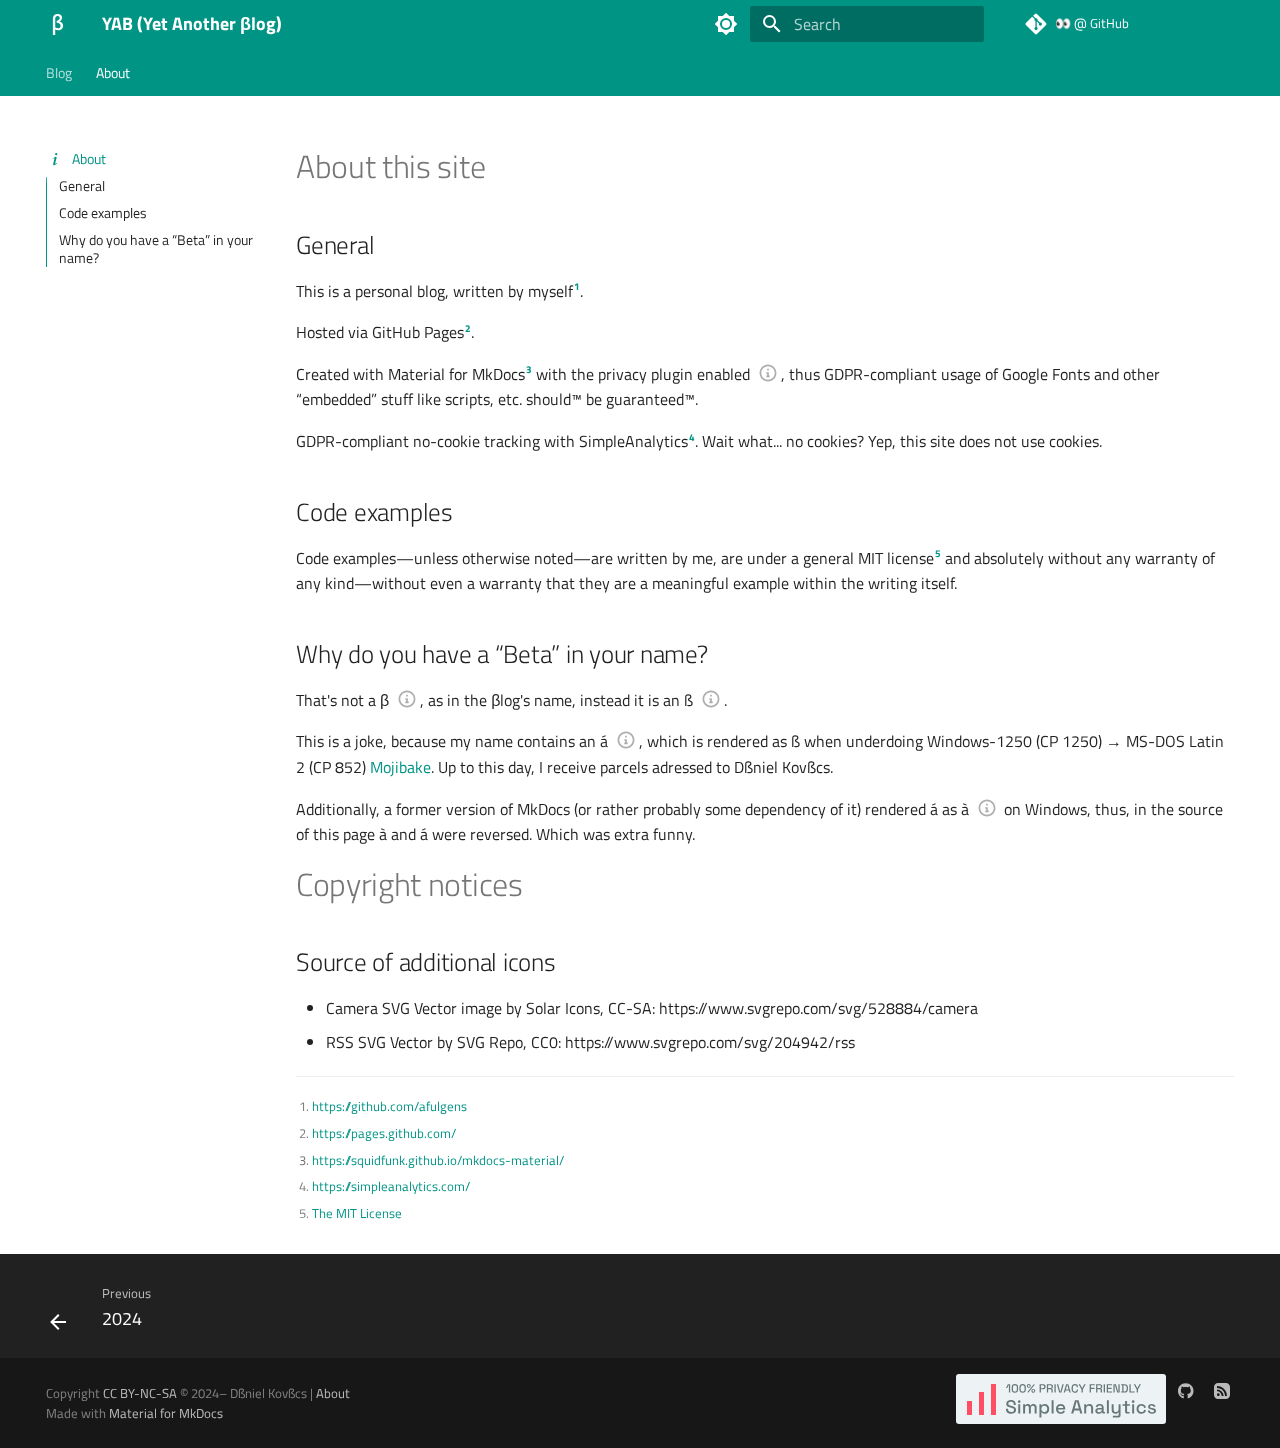
<file: about/index.html>
<!doctype html>
<html lang="en" class="no-js">
  <head>
    
      <meta charset="utf-8">
      <meta name="viewport" content="width=device-width,initial-scale=1">
      
        <meta name="description" content="About this site">
      
      
      
        <link rel="canonical" href="https://blog.kovacs.xyz/about/">
      
      
        <link rel="prev" href="../archive/2024/">
      
      
      
        <link rel="alternate" type="application/rss+xml" title="RSS feed" href="../feed_rss_created.xml">
        <link rel="alternate" type="application/rss+xml" title="RSS feed of updated content" href="../feed_rss_updated.xml">
      
      <link rel="icon" href="../assets/beta-192x192.png">
      <meta name="generator" content="mkdocs-1.5.3, mkdocs-material-9.5.17">
    
    
      
        <title>About this site - YAB (Yet Another βlog)</title>
      
    
    
      <link rel="stylesheet" href="../assets/stylesheets/main.bcfcd587.min.css">
      
        
        <link rel="stylesheet" href="../assets/stylesheets/palette.06af60db.min.css">
      
      
  
  
    
    
  
    
    
  
    
    
  
    
    
  
    
    
  
    
    
  
    
    
  
    
    
  
    
    
  
    
    
  
    
    
  
    
    
  
  
  <style>:root{--md-admonition-icon--abstract:url('data:image/svg+xml;charset=utf-8,<svg xmlns="http://www.w3.org/2000/svg" viewBox="0 0 448 512"><!--! Font Awesome Free 6.5.1 by @fontawesome - https://fontawesome.com License - https://fontawesome.com/license/free (Icons: CC BY 4.0, Fonts: SIL OFL 1.1, Code: MIT License) Copyright 2023 Fonticons, Inc.--><path d="M96 0C43 0 0 43 0 96v320c0 53 43 96 96 96h320c17.7 0 32-14.3 32-32s-14.3-32-32-32v-64c17.7 0 32-14.3 32-32V32c0-17.7-14.3-32-32-32H96zm0 384h256v64H96c-17.7 0-32-14.3-32-32s14.3-32 32-32zm32-240c0-8.8 7.2-16 16-16h192c8.8 0 16 7.2 16 16s-7.2 16-16 16H144c-8.8 0-16-7.2-16-16zm16 48h192c8.8 0 16 7.2 16 16s-7.2 16-16 16H144c-8.8 0-16-7.2-16-16s7.2-16 16-16z"/></svg>');--md-admonition-icon--bug:url('data:image/svg+xml;charset=utf-8,<svg xmlns="http://www.w3.org/2000/svg" viewBox="0 0 640 512"><!--! Font Awesome Free 6.5.1 by @fontawesome - https://fontawesome.com License - https://fontawesome.com/license/free (Icons: CC BY 4.0, Fonts: SIL OFL 1.1, Code: MIT License) Copyright 2023 Fonticons, Inc.--><path d="M320 0c17.7 0 32 14.3 32 32v64h120c39.8 0 72 32.2 72 72v272c0 39.8-32.2 72-72 72H168c-39.8 0-72-32.2-72-72V168c0-39.8 32.2-72 72-72h120V32c0-17.7 14.3-32 32-32zM208 384c-8.8 0-16 7.2-16 16s7.2 16 16 16h32c8.8 0 16-7.2 16-16s-7.2-16-16-16h-32zm96 0c-8.8 0-16 7.2-16 16s7.2 16 16 16h32c8.8 0 16-7.2 16-16s-7.2-16-16-16h-32zm96 0c-8.8 0-16 7.2-16 16s7.2 16 16 16h32c8.8 0 16-7.2 16-16s-7.2-16-16-16h-32zM264 256a40 40 0 1 0-80 0 40 40 0 1 0 80 0zm152 40a40 40 0 1 0 0-80 40 40 0 1 0 0 80zM48 224h16v192H48c-26.5 0-48-21.5-48-48v-96c0-26.5 21.5-48 48-48zm544 0c26.5 0 48 21.5 48 48v96c0 26.5-21.5 48-48 48h-16V224h16z"/></svg>');--md-admonition-icon--danger:url('data:image/svg+xml;charset=utf-8,<svg xmlns="http://www.w3.org/2000/svg" viewBox="0 0 512 512"><!--! Font Awesome Free 6.5.1 by @fontawesome - https://fontawesome.com License - https://fontawesome.com/license/free (Icons: CC BY 4.0, Fonts: SIL OFL 1.1, Code: MIT License) Copyright 2023 Fonticons, Inc.--><path d="M416 398.9c58.5-41.1 96-104.1 96-174.9C512 100.3 397.4 0 256 0S0 100.3 0 224c0 70.7 37.5 133.8 96 174.9V464c0 26.5 21.5 48 48 48h48v-48c0-8.8 7.2-16 16-16s16 7.2 16 16v48h64v-48c0-8.8 7.2-16 16-16s16 7.2 16 16v48h48c26.5 0 48-21.5 48-48v-65.1zM96 256a64 64 0 1 1 128 0 64 64 0 1 1-128 0zm256-64a64 64 0 1 1 0 128 64 64 0 1 1 0-128z"/></svg>');--md-admonition-icon--example:url('data:image/svg+xml;charset=utf-8,<svg xmlns="http://www.w3.org/2000/svg" viewBox="0 0 24 24"><path d="M5 3c-1.1 0-2 .9-2 2s-.9 2-2 2v2c1.1 0 2 .9 2 2s.9 2 2 2h2v-2H5v-1c0-1.1-.9-2-2-2 1.1 0 2-.9 2-2V5h2V3m4 0c1.1 0 2 .9 2 2s.9 2 2 2v2c-1.1 0-2 .9-2 2s-.9 2-2 2H9v-2h2v-1c0-1.1.9-2 2-2-1.1 0-2-.9-2-2V5H9V3h2m11 3v12c0 1.11-.89 2-2 2H4a2 2 0 0 1-2-2v-3h2v3h16V6h-2.97V4H20c1.11 0 2 .89 2 2Z"/></svg>');--md-admonition-icon--failure:url('data:image/svg+xml;charset=utf-8,<svg xmlns="http://www.w3.org/2000/svg" viewBox="0 0 512 512"><!--! Font Awesome Free 6.5.1 by @fontawesome - https://fontawesome.com License - https://fontawesome.com/license/free (Icons: CC BY 4.0, Fonts: SIL OFL 1.1, Code: MIT License) Copyright 2023 Fonticons, Inc.--><path d="M459.1 52.4 442.6 6.5c-1.9-3.9-6.1-6.5-10.5-6.5s-8.5 2.6-10.4 6.5l-16.5 45.9-46 16.8c-4.3 1.6-7.3 5.9-7.2 10.4 0 4.5 3 8.7 7.2 10.2l45.7 16.8 16.8 45.8c1.5 4.4 5.8 7.5 10.4 7.5s8.9-3.1 10.4-7.5l16.5-45.8 45.7-16.8c4.2-1.5 7.2-5.7 7.2-10.2 0-4.6-3-8.9-7.2-10.4l-45.6-16.8zm-132.4 53c-12.5-12.5-32.8-12.5-45.3 0l-2.9 2.9c-22-8-45.8-12.3-70.5-12.3C93.1 96 0 189.1 0 304s93.1 208 208 208 208-93.1 208-208c0-24.7-4.3-48.5-12.2-70.5l2.9-2.9c12.5-12.5 12.5-32.8 0-45.3l-80-80zM200 192c-57.4 0-104 46.6-104 104v8c0 8.8-7.2 16-16 16s-16-7.2-16-16v-8c0-75.1 60.9-136 136-136h8c8.8 0 16 7.2 16 16s-7.2 16-16 16h-8z"/></svg>');--md-admonition-icon--info:url('data:image/svg+xml;charset=utf-8,<svg xmlns="http://www.w3.org/2000/svg" viewBox="0 0 512 512"><!--! Font Awesome Free 6.5.1 by @fontawesome - https://fontawesome.com License - https://fontawesome.com/license/free (Icons: CC BY 4.0, Fonts: SIL OFL 1.1, Code: MIT License) Copyright 2023 Fonticons, Inc.--><path d="M256 512a256 256 0 1 0 0-512 256 256 0 1 0 0 512zm-40-176h24v-64h-24c-13.3 0-24-10.7-24-24s10.7-24 24-24h48c13.3 0 24 10.7 24 24v88h8c13.3 0 24 10.7 24 24s-10.7 24-24 24h-80c-13.3 0-24-10.7-24-24s10.7-24 24-24zm40-208a32 32 0 1 1 0 64 32 32 0 1 1 0-64z"/></svg>');--md-admonition-icon--note:url('data:image/svg+xml;charset=utf-8,<svg xmlns="http://www.w3.org/2000/svg" viewBox="0 0 448 512"><!--! Font Awesome Free 6.5.1 by @fontawesome - https://fontawesome.com License - https://fontawesome.com/license/free (Icons: CC BY 4.0, Fonts: SIL OFL 1.1, Code: MIT License) Copyright 2023 Fonticons, Inc.--><path d="M64 32C28.7 32 0 60.7 0 96v320c0 35.3 28.7 64 64 64h224V368c0-26.5 21.5-48 48-48h112V96c0-35.3-28.7-64-64-64H64zm384 320H336c-8.8 0-16 7.2-16 16v112l32-32 64-64 32-32z"/></svg>');--md-admonition-icon--question:url('data:image/svg+xml;charset=utf-8,<svg xmlns="http://www.w3.org/2000/svg" viewBox="0 0 512 512"><!--! Font Awesome Free 6.5.1 by @fontawesome - https://fontawesome.com License - https://fontawesome.com/license/free (Icons: CC BY 4.0, Fonts: SIL OFL 1.1, Code: MIT License) Copyright 2023 Fonticons, Inc.--><path d="M256 512a256 256 0 1 0 0-512 256 256 0 1 0 0 512zm-86.2-346.7c7.9-22.3 29.1-37.3 52.8-37.3h58.3c34.9 0 63.1 28.3 63.1 63.1 0 22.6-12.1 43.5-31.7 54.8L280 264.4c-.2 13-10.9 23.6-24 23.6-13.3 0-24-10.7-24-24v-13.5c0-8.6 4.6-16.5 12.1-20.8l44.3-25.4c4.7-2.7 7.6-7.7 7.6-13.1 0-8.4-6.8-15.1-15.1-15.1h-58.3c-3.4 0-6.4 2.1-7.5 5.3l-.4 1.2c-4.4 12.5-18.2 19-30.6 14.6s-19-18.2-14.6-30.6l.4-1.2zM224 352a32 32 0 1 1 64 0 32 32 0 1 1-64 0z"/></svg>');--md-admonition-icon--quote:url('data:image/svg+xml;charset=utf-8,<svg xmlns="http://www.w3.org/2000/svg" viewBox="0 0 448 512"><!--! Font Awesome Free 6.5.1 by @fontawesome - https://fontawesome.com License - https://fontawesome.com/license/free (Icons: CC BY 4.0, Fonts: SIL OFL 1.1, Code: MIT License) Copyright 2023 Fonticons, Inc.--><path d="M0 216C0 149.7 53.7 96 120 96h8c17.7 0 32 14.3 32 32s-14.3 32-32 32h-8c-30.9 0-56 25.1-56 56v8h64c35.3 0 64 28.7 64 64v64c0 35.3-28.7 64-64 64H64c-35.3 0-64-28.7-64-64V216zm256 0c0-66.3 53.7-120 120-120h8c17.7 0 32 14.3 32 32s-14.3 32-32 32h-8c-30.9 0-56 25.1-56 56v8h64c35.3 0 64 28.7 64 64v64c0 35.3-28.7 64-64 64h-64c-35.3 0-64-28.7-64-64V216z"/></svg>');--md-admonition-icon--success:url('data:image/svg+xml;charset=utf-8,<svg xmlns="http://www.w3.org/2000/svg" viewBox="0 0 448 512"><!--! Font Awesome Free 6.5.1 by @fontawesome - https://fontawesome.com License - https://fontawesome.com/license/free (Icons: CC BY 4.0, Fonts: SIL OFL 1.1, Code: MIT License) Copyright 2023 Fonticons, Inc.--><path d="M438.6 105.4c12.5 12.5 12.5 32.8 0 45.3l-256 256c-12.5 12.5-32.8 12.5-45.3 0l-128-128c-12.5-12.5-12.5-32.8 0-45.3s32.8-12.5 45.3 0L160 338.7l233.4-233.3c12.5-12.5 32.8-12.5 45.3 0z"/></svg>');--md-admonition-icon--tip:url('data:image/svg+xml;charset=utf-8,<svg xmlns="http://www.w3.org/2000/svg" viewBox="0 0 512 512"><!--! Font Awesome Free 6.5.1 by @fontawesome - https://fontawesome.com License - https://fontawesome.com/license/free (Icons: CC BY 4.0, Fonts: SIL OFL 1.1, Code: MIT License) Copyright 2023 Fonticons, Inc.--><path d="M480 32c0-12.9-7.8-24.6-19.8-29.6S434.5.2 425.3 9.3L381.7 53c-48 48-113.1 75-181 75H64c-35.3 0-64 28.7-64 64v96c0 35.3 28.7 64 64 64v128c0 17.7 14.3 32 32 32h64c17.7 0 32-14.3 32-32V352h8.7c67.9 0 133 27 181 75l43.6 43.6c9.2 9.2 22.9 11.9 34.9 6.9s19.8-16.6 19.8-29.6V300.4c18.6-8.8 32-32.5 32-60.4s-13.4-51.6-32-60.4V32zm-64 76.7v262.6C357.2 317.8 280.5 288 200.7 288H192v-96h8.7c79.8 0 156.5-29.8 215.3-83.3z"/></svg>');--md-admonition-icon--warning:url('data:image/svg+xml;charset=utf-8,<svg xmlns="http://www.w3.org/2000/svg" viewBox="0 0 512 512"><!--! Font Awesome Free 6.5.1 by @fontawesome - https://fontawesome.com License - https://fontawesome.com/license/free (Icons: CC BY 4.0, Fonts: SIL OFL 1.1, Code: MIT License) Copyright 2023 Fonticons, Inc.--><path d="M256 32c14.2 0 27.3 7.5 34.5 19.8l216 368c7.3 12.4 7.3 27.7.2 40.1S486.3 480 472 480H40c-14.3 0-27.6-7.7-34.7-20.1s-7-27.8.2-40.1l216-368C228.7 39.5 241.8 32 256 32zm0 128c-13.3 0-24 10.7-24 24v112c0 13.3 10.7 24 24 24s24-10.7 24-24V184c0-13.3-10.7-24-24-24zm32 224a32 32 0 1 0-64 0 32 32 0 1 0 64 0z"/></svg>');}</style>


  
  
  
  
  <style>:root{--md-annotation-icon:url('data:image/svg+xml;charset=utf-8,<svg xmlns="http://www.w3.org/2000/svg" viewBox="0 0 24 24"><path d="M11 7v2h2V7h-2m3 10v-2h-1v-4h-3v2h1v2h-1v2h4m8-5c0 5.5-4.5 10-10 10S2 17.5 2 12 6.5 2 12 2s10 4.5 10 10m-2 0c0-4.42-3.58-8-8-8s-8 3.58-8 8 3.58 8 8 8 8-3.58 8-8Z"/></svg>');}</style>


    
    
      
    
    
      
        
        
        
        <link rel="stylesheet" href="../assets/external/fonts.googleapis.com/css.6bbf95ab.css">
        <style>:root{--md-text-font:"Titillium Web";--md-code-font:"JetBrains Mono"}</style>
      
    
    
      <link rel="stylesheet" href="../stylesheets/before-after.css">
    
      <link rel="stylesheet" href="../stylesheets/picture-admonition.css">
    
      <link rel="stylesheet" href="../stylesheets/overrides.css">
    
      <link rel="stylesheet" href="../assets/external/cdnjs.cloudflare.com/ajax/libs/KaTeX/0.16.7/katex.min.css">
    
    <script>__md_scope=new URL("..",location),__md_hash=e=>[...e].reduce((e,_)=>(e<<5)-e+_.charCodeAt(0),0),__md_get=(e,_=localStorage,t=__md_scope)=>JSON.parse(_.getItem(t.pathname+"."+e)),__md_set=(e,_,t=localStorage,a=__md_scope)=>{try{t.setItem(a.pathname+"."+e,JSON.stringify(_))}catch(e){}}</script>
    
      

    
    
    
  </head>
  
  
    
    
      
    
    
    
    
    <body dir="ltr" data-md-color-scheme="default" data-md-color-primary="indigo" data-md-color-accent="indigo">
  
    
    <input class="md-toggle" data-md-toggle="drawer" type="checkbox" id="__drawer" autocomplete="off">
    <input class="md-toggle" data-md-toggle="search" type="checkbox" id="__search" autocomplete="off">
    <label class="md-overlay" for="__drawer"></label>
    <div data-md-component="skip">
      
        
        <a href="#about-this-site" class="md-skip">
          Skip to content
        </a>
      
    </div>
    <div data-md-component="announce">
      
    </div>
    
    
      

<header class="md-header" data-md-component="header">
  <nav class="md-header__inner md-grid" aria-label="Header">
    <a href=".." title="YAB (Yet Another βlog)" class="md-header__button md-logo" aria-label="YAB (Yet Another βlog)" data-md-component="logo">
      
  
  <svg xmlns="http://www.w3.org/2000/svg" viewBox="0 0 24 24"><path d="M9.23 17.59v5.53H6.88V6.72c0-1.45.43-2.59 1.28-3.44C9 2.43 10.17 2 11.61 2c1.39 0 2.46.34 3.26 1 .79.68 1.18 1.62 1.18 2.81 0 .82-.26 1.59-.78 2.3-.52.71-1.19 1.2-2.02 1.47v.04c1.25.2 2.22.65 2.88 1.38.66.71.99 1.62.99 2.74 0 1.32-.46 2.4-1.37 3.23-.92.83-2.12 1.24-3.62 1.24-1.06 0-2.03-.21-2.9-.62m1.49-6.84V8.83c.87-.11 1.58-.43 2.15-.97.56-.55.84-1.16.84-1.86 0-1.38-.71-2.08-2.11-2.08-.76 0-1.35.24-1.76.73-.41.49-.61 1.17-.61 2.06v8.79c.91.53 1.8.79 2.66.79.84 0 1.5-.22 1.97-.65.47-.44.7-1.06.7-1.85 0-1.79-1.28-2.79-3.84-3.04Z"/></svg>

    </a>
    <label class="md-header__button md-icon" for="__drawer">
      
      <svg xmlns="http://www.w3.org/2000/svg" viewBox="0 0 24 24"><path d="M3 6h18v2H3V6m0 5h18v2H3v-2m0 5h18v2H3v-2Z"/></svg>
    </label>
    <div class="md-header__title" data-md-component="header-title">
      <div class="md-header__ellipsis">
        <div class="md-header__topic">
          <span class="md-ellipsis">
            YAB (Yet Another βlog)
          </span>
        </div>
        <div class="md-header__topic" data-md-component="header-topic">
          <span class="md-ellipsis">
            
              About this site
            
          </span>
        </div>
      </div>
    </div>
    
      
        <form class="md-header__option" data-md-component="palette">
  
    
    
    
    <input class="md-option" data-md-color-media="(prefers-color-scheme)" data-md-color-scheme="default" data-md-color-primary="indigo" data-md-color-accent="indigo"  aria-label="Switch to light mode"  type="radio" name="__palette" id="__palette_0">
    
      <label class="md-header__button md-icon" title="Switch to light mode" for="__palette_1" hidden>
        <svg xmlns="http://www.w3.org/2000/svg" viewBox="0 0 24 24"><path d="M12 8a4 4 0 0 0-4 4 4 4 0 0 0 4 4 4 4 0 0 0 4-4 4 4 0 0 0-4-4m0 10a6 6 0 0 1-6-6 6 6 0 0 1 6-6 6 6 0 0 1 6 6 6 6 0 0 1-6 6m8-9.31V4h-4.69L12 .69 8.69 4H4v4.69L.69 12 4 15.31V20h4.69L12 23.31 15.31 20H20v-4.69L23.31 12 20 8.69Z"/></svg>
      </label>
    
  
    
    
    
    <input class="md-option" data-md-color-media="(prefers-color-scheme: light)" data-md-color-scheme="default" data-md-color-primary="teal" data-md-color-accent="teal"  aria-label="Switch to dark mode"  type="radio" name="__palette" id="__palette_1">
    
      <label class="md-header__button md-icon" title="Switch to dark mode" for="__palette_2" hidden>
        <svg xmlns="http://www.w3.org/2000/svg" viewBox="0 0 24 24"><path d="M12 18c-.89 0-1.74-.2-2.5-.55C11.56 16.5 13 14.42 13 12c0-2.42-1.44-4.5-3.5-5.45C10.26 6.2 11.11 6 12 6a6 6 0 0 1 6 6 6 6 0 0 1-6 6m8-9.31V4h-4.69L12 .69 8.69 4H4v4.69L.69 12 4 15.31V20h4.69L12 23.31 15.31 20H20v-4.69L23.31 12 20 8.69Z"/></svg>
      </label>
    
  
    
    
    
    <input class="md-option" data-md-color-media="(prefers-color-scheme: dark)" data-md-color-scheme="slate" data-md-color-primary="teal" data-md-color-accent="teal"  aria-label="Switch to auto-mode (follow system preferences)"  type="radio" name="__palette" id="__palette_2">
    
      <label class="md-header__button md-icon" title="Switch to auto-mode (follow system preferences)" for="__palette_0" hidden>
        <svg xmlns="http://www.w3.org/2000/svg" viewBox="0 0 24 24"><path d="m14.3 16-.7-2h-3.2l-.7 2H7.8L11 7h2l3.2 9h-1.9M20 8.69V4h-4.69L12 .69 8.69 4H4v4.69L.69 12 4 15.31V20h4.69L12 23.31 15.31 20H20v-4.69L23.31 12 20 8.69m-9.15 3.96h2.3L12 9l-1.15 3.65Z"/></svg>
      </label>
    
  
</form>
      
    
    
      <script>var media,input,key,value,palette=__md_get("__palette");if(palette&&palette.color){"(prefers-color-scheme)"===palette.color.media&&(media=matchMedia("(prefers-color-scheme: light)"),input=document.querySelector(media.matches?"[data-md-color-media='(prefers-color-scheme: light)']":"[data-md-color-media='(prefers-color-scheme: dark)']"),palette.color.media=input.getAttribute("data-md-color-media"),palette.color.scheme=input.getAttribute("data-md-color-scheme"),palette.color.primary=input.getAttribute("data-md-color-primary"),palette.color.accent=input.getAttribute("data-md-color-accent"));for([key,value]of Object.entries(palette.color))document.body.setAttribute("data-md-color-"+key,value)}</script>
    
    
    
      <label class="md-header__button md-icon" for="__search">
        
        <svg xmlns="http://www.w3.org/2000/svg" viewBox="0 0 24 24"><path d="M9.5 3A6.5 6.5 0 0 1 16 9.5c0 1.61-.59 3.09-1.56 4.23l.27.27h.79l5 5-1.5 1.5-5-5v-.79l-.27-.27A6.516 6.516 0 0 1 9.5 16 6.5 6.5 0 0 1 3 9.5 6.5 6.5 0 0 1 9.5 3m0 2C7 5 5 7 5 9.5S7 14 9.5 14 14 12 14 9.5 12 5 9.5 5Z"/></svg>
      </label>
      <div class="md-search" data-md-component="search" role="dialog">
  <label class="md-search__overlay" for="__search"></label>
  <div class="md-search__inner" role="search">
    <form class="md-search__form" name="search">
      <input type="text" class="md-search__input" name="query" aria-label="Search" placeholder="Search" autocapitalize="off" autocorrect="off" autocomplete="off" spellcheck="false" data-md-component="search-query" required>
      <label class="md-search__icon md-icon" for="__search">
        
        <svg xmlns="http://www.w3.org/2000/svg" viewBox="0 0 24 24"><path d="M9.5 3A6.5 6.5 0 0 1 16 9.5c0 1.61-.59 3.09-1.56 4.23l.27.27h.79l5 5-1.5 1.5-5-5v-.79l-.27-.27A6.516 6.516 0 0 1 9.5 16 6.5 6.5 0 0 1 3 9.5 6.5 6.5 0 0 1 9.5 3m0 2C7 5 5 7 5 9.5S7 14 9.5 14 14 12 14 9.5 12 5 9.5 5Z"/></svg>
        
        <svg xmlns="http://www.w3.org/2000/svg" viewBox="0 0 24 24"><path d="M20 11v2H8l5.5 5.5-1.42 1.42L4.16 12l7.92-7.92L13.5 5.5 8 11h12Z"/></svg>
      </label>
      <nav class="md-search__options" aria-label="Search">
        
        <button type="reset" class="md-search__icon md-icon" title="Clear" aria-label="Clear" tabindex="-1">
          
          <svg xmlns="http://www.w3.org/2000/svg" viewBox="0 0 24 24"><path d="M19 6.41 17.59 5 12 10.59 6.41 5 5 6.41 10.59 12 5 17.59 6.41 19 12 13.41 17.59 19 19 17.59 13.41 12 19 6.41Z"/></svg>
        </button>
      </nav>
      
    </form>
    <div class="md-search__output">
      <div class="md-search__scrollwrap" data-md-scrollfix>
        <div class="md-search-result" data-md-component="search-result">
          <div class="md-search-result__meta">
            Initializing search
          </div>
          <ol class="md-search-result__list" role="presentation"></ol>
        </div>
      </div>
    </div>
  </div>
</div>
    
    
      <div class="md-header__source">
        <a href="https://github.com/AFulgens/afulgens.github.io" title="Go to repository" class="md-source" data-md-component="source">
  <div class="md-source__icon md-icon">
    
    <svg xmlns="http://www.w3.org/2000/svg" viewBox="0 0 448 512"><!--! Font Awesome Free 6.5.1 by @fontawesome - https://fontawesome.com License - https://fontawesome.com/license/free (Icons: CC BY 4.0, Fonts: SIL OFL 1.1, Code: MIT License) Copyright 2023 Fonticons, Inc.--><path d="M439.55 236.05 244 40.45a28.87 28.87 0 0 0-40.81 0l-40.66 40.63 51.52 51.52c27.06-9.14 52.68 16.77 43.39 43.68l49.66 49.66c34.23-11.8 61.18 31 35.47 56.69-26.49 26.49-70.21-2.87-56-37.34L240.22 199v121.85c25.3 12.54 22.26 41.85 9.08 55a34.34 34.34 0 0 1-48.55 0c-17.57-17.6-11.07-46.91 11.25-56v-123c-20.8-8.51-24.6-30.74-18.64-45L142.57 101 8.45 235.14a28.86 28.86 0 0 0 0 40.81l195.61 195.6a28.86 28.86 0 0 0 40.8 0l194.69-194.69a28.86 28.86 0 0 0 0-40.81z"/></svg>
  </div>
  <div class="md-source__repository">
    👀 @ GitHub
  </div>
</a>
      </div>
    
  </nav>
  
</header>
    
    <div class="md-container" data-md-component="container">
      
      
        
          
            
<nav class="md-tabs" aria-label="Tabs" data-md-component="tabs">
  <div class="md-grid">
    <ul class="md-tabs__list">
      
        
  
  
  
    
    
      <li class="md-tabs__item">
        <a href=".." class="md-tabs__link">
          
  
    
  
  Blog

        </a>
      </li>
    
  

      
        
  
  
    
  
  
    <li class="md-tabs__item md-tabs__item--active">
      <a href="./" class="md-tabs__link">
        
  
    
  
  About

      </a>
    </li>
  

      
    </ul>
  </div>
</nav>
          
        
      
      <main class="md-main" data-md-component="main">
        <div class="md-main__inner md-grid">
          
            
              
              <div class="md-sidebar md-sidebar--primary" data-md-component="sidebar" data-md-type="navigation" >
                <div class="md-sidebar__scrollwrap">
                  <div class="md-sidebar__inner">
                    


  


  

<nav class="md-nav md-nav--primary md-nav--lifted md-nav--integrated" aria-label="Navigation" data-md-level="0">
  <label class="md-nav__title" for="__drawer">
    <a href=".." title="YAB (Yet Another βlog)" class="md-nav__button md-logo" aria-label="YAB (Yet Another βlog)" data-md-component="logo">
      
  
  <svg xmlns="http://www.w3.org/2000/svg" viewBox="0 0 24 24"><path d="M9.23 17.59v5.53H6.88V6.72c0-1.45.43-2.59 1.28-3.44C9 2.43 10.17 2 11.61 2c1.39 0 2.46.34 3.26 1 .79.68 1.18 1.62 1.18 2.81 0 .82-.26 1.59-.78 2.3-.52.71-1.19 1.2-2.02 1.47v.04c1.25.2 2.22.65 2.88 1.38.66.71.99 1.62.99 2.74 0 1.32-.46 2.4-1.37 3.23-.92.83-2.12 1.24-3.62 1.24-1.06 0-2.03-.21-2.9-.62m1.49-6.84V8.83c.87-.11 1.58-.43 2.15-.97.56-.55.84-1.16.84-1.86 0-1.38-.71-2.08-2.11-2.08-.76 0-1.35.24-1.76.73-.41.49-.61 1.17-.61 2.06v8.79c.91.53 1.8.79 2.66.79.84 0 1.5-.22 1.97-.65.47-.44.7-1.06.7-1.85 0-1.79-1.28-2.79-3.84-3.04Z"/></svg>

    </a>
    YAB (Yet Another βlog)
  </label>
  
    <div class="md-nav__source">
      <a href="https://github.com/AFulgens/afulgens.github.io" title="Go to repository" class="md-source" data-md-component="source">
  <div class="md-source__icon md-icon">
    
    <svg xmlns="http://www.w3.org/2000/svg" viewBox="0 0 448 512"><!--! Font Awesome Free 6.5.1 by @fontawesome - https://fontawesome.com License - https://fontawesome.com/license/free (Icons: CC BY 4.0, Fonts: SIL OFL 1.1, Code: MIT License) Copyright 2023 Fonticons, Inc.--><path d="M439.55 236.05 244 40.45a28.87 28.87 0 0 0-40.81 0l-40.66 40.63 51.52 51.52c27.06-9.14 52.68 16.77 43.39 43.68l49.66 49.66c34.23-11.8 61.18 31 35.47 56.69-26.49 26.49-70.21-2.87-56-37.34L240.22 199v121.85c25.3 12.54 22.26 41.85 9.08 55a34.34 34.34 0 0 1-48.55 0c-17.57-17.6-11.07-46.91 11.25-56v-123c-20.8-8.51-24.6-30.74-18.64-45L142.57 101 8.45 235.14a28.86 28.86 0 0 0 0 40.81l195.61 195.6a28.86 28.86 0 0 0 40.8 0l194.69-194.69a28.86 28.86 0 0 0 0-40.81z"/></svg>
  </div>
  <div class="md-source__repository">
    👀 @ GitHub
  </div>
</a>
    </div>
  
  <ul class="md-nav__list" data-md-scrollfix>
    
      
      
  
  
  
  
    
    
      
        
          
        
      
        
      
        
      
    
    
      
      
        
      
    
    
    <li class="md-nav__item md-nav__item--nested">
      
        
        
        <input class="md-nav__toggle md-toggle " type="checkbox" id="__nav_1" >
        
          
          
          <div class="md-nav__link md-nav__container">
            <a href=".." class="md-nav__link ">
              
  
  <span class="md-ellipsis">
    Blog
  </span>
  

            </a>
            
              
              <label class="md-nav__link " for="__nav_1" id="__nav_1_label" tabindex="0">
                <span class="md-nav__icon md-icon"></span>
              </label>
            
          </div>
        
        <nav class="md-nav" data-md-level="1" aria-labelledby="__nav_1_label" aria-expanded="false">
          <label class="md-nav__title" for="__nav_1">
            <span class="md-nav__icon md-icon"></span>
            Blog
          </label>
          <ul class="md-nav__list" data-md-scrollfix>
            
              
            
              
                
  
  
  
  
    
    
      
        
      
    
    
      
      
        
      
    
    
    <li class="md-nav__item md-nav__item--nested">
      
        
        
        <input class="md-nav__toggle md-toggle " type="checkbox" id="__nav_1_2" >
        
          
          <label class="md-nav__link" for="__nav_1_2" id="__nav_1_2_label" tabindex="0">
            
  
  <span class="md-ellipsis">
    History
  </span>
  

            <span class="md-nav__icon md-icon"></span>
          </label>
        
        <nav class="md-nav" data-md-level="2" aria-labelledby="__nav_1_2_label" aria-expanded="false">
          <label class="md-nav__title" for="__nav_1_2">
            <span class="md-nav__icon md-icon"></span>
            History
          </label>
          <ul class="md-nav__list" data-md-scrollfix>
            
              
                
  
  
  
    
  
  
    <li class="md-nav__item">
      <a href="../archive/2024/" class="md-nav__link">
        
  
  <span class="md-ellipsis">
    2024
  </span>
  

      </a>
    </li>
  

              
            
          </ul>
        </nav>
      
    </li>
  

              
            
              
                
  
  
  
  
    
    
      
        
      
        
      
    
    
      
      
        
      
    
    
    <li class="md-nav__item md-nav__item--nested">
      
        
        
        <input class="md-nav__toggle md-toggle " type="checkbox" id="__nav_1_3" >
        
          
          <label class="md-nav__link" for="__nav_1_3" id="__nav_1_3_label" tabindex="0">
            
  
  <span class="md-ellipsis">
    Categories
  </span>
  

            <span class="md-nav__icon md-icon"></span>
          </label>
        
        <nav class="md-nav" data-md-level="2" aria-labelledby="__nav_1_3_label" aria-expanded="false">
          <label class="md-nav__title" for="__nav_1_3">
            <span class="md-nav__icon md-icon"></span>
            Categories
          </label>
          <ul class="md-nav__list" data-md-scrollfix>
            
              
                
  
  
  
    
  
  
    <li class="md-nav__item">
      <a href="../category/painting/" class="md-nav__link">
        
  
  <span class="md-ellipsis">
    painting
  </span>
  

      </a>
    </li>
  

              
            
              
                
  
  
  
    
  
  
    <li class="md-nav__item">
      <a href="../category/risk-2210-ad/" class="md-nav__link">
        
  
  <span class="md-ellipsis">
    risk 2210 a.d.
  </span>
  

      </a>
    </li>
  

              
            
          </ul>
        </nav>
      
    </li>
  

              
            
          </ul>
        </nav>
      
    </li>
  

    
      
      
  
  
    
  
  
  
    <li class="md-nav__item md-nav__item--active">
      
      <input class="md-nav__toggle md-toggle" type="checkbox" id="__toc">
      
      
        
      
      
        <label class="md-nav__link md-nav__link--active" for="__toc">
          
  
    <svg xmlns="http://www.w3.org/2000/svg" viewBox="0 0 24 24"><path d="M13.5 4A1.5 1.5 0 0 0 12 5.5 1.5 1.5 0 0 0 13.5 7 1.5 1.5 0 0 0 15 5.5 1.5 1.5 0 0 0 13.5 4m-.36 4.77c-1.19.1-4.44 2.69-4.44 2.69-.2.15-.14.14.02.42.16.27.14.29.33.16.2-.13.53-.34 1.08-.68 2.12-1.36.34 1.78-.57 7.07-.36 2.62 2 1.27 2.61.87.6-.39 2.21-1.5 2.37-1.61.22-.15.06-.27-.11-.52-.12-.17-.24-.05-.24-.05-.65.43-1.84 1.33-2 .76-.19-.57 1.03-4.48 1.7-7.17.11-.64.41-2.04-.75-1.94Z"/></svg>
  
  <span class="md-ellipsis">
    About
  </span>
  

          <span class="md-nav__icon md-icon"></span>
        </label>
      
      <a href="./" class="md-nav__link md-nav__link--active">
        
  
    <svg xmlns="http://www.w3.org/2000/svg" viewBox="0 0 24 24"><path d="M13.5 4A1.5 1.5 0 0 0 12 5.5 1.5 1.5 0 0 0 13.5 7 1.5 1.5 0 0 0 15 5.5 1.5 1.5 0 0 0 13.5 4m-.36 4.77c-1.19.1-4.44 2.69-4.44 2.69-.2.15-.14.14.02.42.16.27.14.29.33.16.2-.13.53-.34 1.08-.68 2.12-1.36.34 1.78-.57 7.07-.36 2.62 2 1.27 2.61.87.6-.39 2.21-1.5 2.37-1.61.22-.15.06-.27-.11-.52-.12-.17-.24-.05-.24-.05-.65.43-1.84 1.33-2 .76-.19-.57 1.03-4.48 1.7-7.17.11-.64.41-2.04-.75-1.94Z"/></svg>
  
  <span class="md-ellipsis">
    About
  </span>
  

      </a>
      
        

<nav class="md-nav md-nav--secondary" aria-label="Table of contents">
  
  
  
    
  
  
    <label class="md-nav__title" for="__toc">
      <span class="md-nav__icon md-icon"></span>
      Table of contents
    </label>
    <ul class="md-nav__list" data-md-component="toc" data-md-scrollfix>
      
        <li class="md-nav__item">
  <a href="#general" class="md-nav__link">
    <span class="md-ellipsis">
      General
    </span>
  </a>
  
</li>
      
        <li class="md-nav__item">
  <a href="#code-examples" class="md-nav__link">
    <span class="md-ellipsis">
      Code examples
    </span>
  </a>
  
</li>
      
        <li class="md-nav__item">
  <a href="#why-do-you-have-a-beta-in-your-name" class="md-nav__link">
    <span class="md-ellipsis">
      Why do you have a “Beta” in your name?
    </span>
  </a>
  
</li>
      
    </ul>
  
</nav>
      
    </li>
  

    
  </ul>
</nav>
                  </div>
                </div>
              </div>
            
            
          
          
            <div class="md-content" data-md-component="content">
              <article class="md-content__inner md-typeset">
                
                  

  
  


<h1 id="about-this-site">About this site<a class="headerlink" href="#about-this-site" title="Permanent link">&para;</a></h1>
<h2 id="general">General<a class="headerlink" href="#general" title="Permanent link">&para;</a></h2>
<p>This is a personal blog, written by myself<sup id="fnref:1"><a class="footnote-ref" href="#fn:1">1</a></sup>.</p>
<p>Hosted via GitHub Pages<sup id="fnref:2"><a class="footnote-ref" href="#fn:2">2</a></sup>.</p>
<div class="annotate">
<p>Created with Material for MkDocs<sup id="fnref:3"><a class="footnote-ref" href="#fn:3">3</a></sup> with the privacy plugin enabled (1), thus GDPR-compliant usage of Google Fonts and other “embedded” stuff like scripts, etc. should™ be guaranteed™.</p>
</div>
<ol>
<li>This should really respect your privacy with some caveats, see <a href="https://squidfunk.github.io/mkdocs-material/plugins/privacy/">the documentation of the plugin</a>. Essentially everything (like Google Fonts, external scripts, etc.) should be pre-fetched during the building of this site and should be served of off the GitHub servers directly. Thus, the only guy knowing anything™ about you should be GitHub, and SimpleAnalytics (see next point).</li>
</ol>
<p>GDPR-compliant no-cookie tracking with SimpleAnalytics<sup id="fnref:4"><a class="footnote-ref" href="#fn:4">4</a></sup>. Wait what... no cookies? Yep, this site does not use cookies.</p>
<h2 id="code-examples">Code examples<a class="headerlink" href="#code-examples" title="Permanent link">&para;</a></h2>
<p>Code examples—unless otherwise noted—are written by me, are under a general MIT license<sup id="fnref:5"><a class="footnote-ref" href="#fn:5">5</a></sup> and absolutely without any warranty of any kind—without even a warranty that they are a meaningful example within the writing itself.</p>
<h2 id="why-do-you-have-a-beta-in-your-name">Why do you have a “Beta” in your name?<a class="headerlink" href="#why-do-you-have-a-beta-in-your-name" title="Permanent link">&para;</a></h2>
<div class="annotate">
<p>That's not a β (1), as in the βlog's name, instead it is an ß (2).</p>
<p>This is a joke, because my name contains an á (3), which is rendered as ß when underdoing Windows-1250 (CP 1250) → MS-DOS Latin 2 (CP 852) <a href="https://en.wikipedia.org/wiki/Mojibake">Mojibake</a>. Up to this day, I receive parcels adressed to Dßniel Kovßcs.</p>
<p>Additionally, a former version of MkDocs (or rather probably some dependency of it) rendered á as à (4) on Windows, thus, in the source of this page à and á were reversed. Which was extra funny.</p>
</div>
<ol>
<li><a href="https://en.wikipedia.org/wiki/Beta">Beta</a></li>
<li><a href="https://en.wikipedia.org/wiki/%C3%9F">Eszett</a></li>
<li><a href="https://en.wikipedia.org/wiki/%C3%81">a-acute</a></li>
<li><a href="https://en.wikipedia.org/wiki/%C3%80">a-grave</a></li>
</ol>
<h1 id="copyright-notices">Copyright notices<a class="headerlink" href="#copyright-notices" title="Permanent link">&para;</a></h1>
<h2 id="source-of-additional-icons">Source of additional icons<a class="headerlink" href="#source-of-additional-icons" title="Permanent link">&para;</a></h2>
<ul>
<li>Camera SVG Vector image by Solar Icons, CC-SA: https://www.svgrepo.com/svg/528884/camera</li>
<li>RSS SVG Vector by SVG Repo, CC0: https://www.svgrepo.com/svg/204942/rss</li>
</ul>
<div class="footnote">
<hr />
<ol>
<li id="fn:1">
<p><a href="https://github.com/afulgens">https://github.com/afulgens</a>&#160;<a class="footnote-backref" href="#fnref:1" title="Jump back to footnote 1 in the text">&#8617;</a></p>
</li>
<li id="fn:2">
<p><a href="https://pages.github.com/">https://pages.github.com/</a>&#160;<a class="footnote-backref" href="#fnref:2" title="Jump back to footnote 2 in the text">&#8617;</a></p>
</li>
<li id="fn:3">
<p><a href="https://squidfunk.github.io/mkdocs-material/">https://squidfunk.github.io/mkdocs-material/</a>&#160;<a class="footnote-backref" href="#fnref:3" title="Jump back to footnote 3 in the text">&#8617;</a></p>
</li>
<li id="fn:4">
<p><a href="https://simpleanalytics.com/">https://simpleanalytics.com/</a>&#160;<a class="footnote-backref" href="#fnref:4" title="Jump back to footnote 4 in the text">&#8617;</a></p>
</li>
<li id="fn:5">
<p><a href="https://opensource.org/license/mit/">The MIT License</a>&#160;<a class="footnote-backref" href="#fnref:5" title="Jump back to footnote 5 in the text">&#8617;</a></p>
</li>
</ol>
</div>







  
  






                
              </article>
            </div>
          
          
  <script>var tabs=__md_get("__tabs");if(Array.isArray(tabs))e:for(var set of document.querySelectorAll(".tabbed-set")){var tab,labels=set.querySelector(".tabbed-labels");for(tab of tabs)for(var label of labels.getElementsByTagName("label"))if(label.innerText.trim()===tab){var input=document.getElementById(label.htmlFor);input.checked=!0;continue e}}</script>

<script>var target=document.getElementById(location.hash.slice(1));target&&target.name&&(target.checked=target.name.startsWith("__tabbed_"))</script>
        </div>
        
          <button type="button" class="md-top md-icon" data-md-component="top" hidden>
  
  <svg xmlns="http://www.w3.org/2000/svg" viewBox="0 0 24 24"><path d="M13 20h-2V8l-5.5 5.5-1.42-1.42L12 4.16l7.92 7.92-1.42 1.42L13 8v12Z"/></svg>
  Back to top
</button>
        
      </main>
      
        <footer class="md-footer">
  
    
      
      <nav class="md-footer__inner md-grid" aria-label="Footer" >
        
          
          <a href="../archive/2024/" class="md-footer__link md-footer__link--prev" aria-label="Previous: 2024">
            <div class="md-footer__button md-icon">
              
              <svg xmlns="http://www.w3.org/2000/svg" viewBox="0 0 24 24"><path d="M20 11v2H8l5.5 5.5-1.42 1.42L4.16 12l7.92-7.92L13.5 5.5 8 11h12Z"/></svg>
            </div>
            <div class="md-footer__title">
              <span class="md-footer__direction">
                Previous
              </span>
              <div class="md-ellipsis">
                2024
              </div>
            </div>
          </a>
        
        
      </nav>
    
  
  <div class="md-footer-meta md-typeset">
    <div class="md-footer-meta__inner md-grid">
      <!--
  Copyright (c) 2016-2023 Martin Donath <martin.donath@squidfunk.com>

  Permission is hereby granted, free of charge, to any person obtaining a copy
  of this software and associated documentation files (the "Software"), to
  deal in the Software without restriction, including without limitation the
  rights to use, copy, modify, merge, publish, distribute, sublicense, and/or
  sell copies of the Software, and to permit persons to whom the Software is
  furnished to do so, subject to the following conditions:

  The above copyright notice and this permission notice shall be included in
  all copies or substantial portions of the Software.

  THE SOFTWARE IS PROVIDED "AS IS", WITHOUT WARRANTY OF ANY KIND, EXPRESS OR
  IMPLIED, INCLUDING BUT NOT LIMITED TO THE WARRANTIES OF MERCHANTABILITY,
  FITNESS FOR A PARTICULAR PURPOSE AND NON-INFRINGEMENT. IN NO EVENT SHALL THE
  AUTHORS OR COPYRIGHT HOLDERS BE LIABLE FOR ANY CLAIM, DAMAGES OR OTHER
  LIABILITY, WHETHER IN AN ACTION OF CONTRACT, TORT OR OTHERWISE, ARISING
  FROM, OUT OF OR IN CONNECTION WITH THE SOFTWARE OR THE USE OR OTHER DEALINGS
  IN THE SOFTWARE.
-->

<!-- Copyright and theme information -->
<div class="md-copyright">
	<!-- PATCH BEGIN: remove injected copyright information and hardwire ours -->
	<!--  -->
	Copyright <a href="https://creativecommons.org/licenses/by-nc-sa/4.0/">CC BY-NC-SA</a> &copy; 2024&ndash; Dßniel Kovßcs | <a href="/about/">About</a>
	<br/>
	<!-- PATCH END -->
	
	  Made with
	  <a href="https://squidfunk.github.io/mkdocs-material/" target="_blank" rel="noopener">
		Material for MkDocs
	  </a>
	
  </div>
      
        <!--
  Copyright (c) 2016-2023 Martin Donath <martin.donath@squidfunk.com>

  Permission is hereby granted, free of charge, to any person obtaining a copy
  of this software and associated documentation files (the "Software"), to
  deal in the Software without restriction, including without limitation the
  rights to use, copy, modify, merge, publish, distribute, sublicense, and/or
  sell copies of the Software, and to permit persons to whom the Software is
  furnished to do so, subject to the following conditions:

  The above copyright notice and this permission notice shall be included in
  all copies or substantial portions of the Software.

  THE SOFTWARE IS PROVIDED "AS IS", WITHOUT WARRANTY OF ANY KIND, EXPRESS OR
  IMPLIED, INCLUDING BUT NOT LIMITED TO THE WARRANTIES OF MERCHANTABILITY,
  FITNESS FOR A PARTICULAR PURPOSE AND NON-INFRINGEMENT. IN NO EVENT SHALL THE
  AUTHORS OR COPYRIGHT HOLDERS BE LIABLE FOR ANY CLAIM, DAMAGES OR OTHER
  LIABILITY, WHETHER IN AN ACTION OF CONTRACT, TORT OR OTHERWISE, ARISING
  FROM, OUT OF OR IN CONNECTION WITH THE SOFTWARE OR THE USE OR OTHER DEALINGS
  IN THE SOFTWARE.
-->

<!-- Social links -->
<div class="md-social">
	<!-- PATCH BEGIN: Add SimpleAnalytics badge here -->
	<a href="https://simpleanalytics.com/?utm_source=blog.kovacs.xyz&amp;utm_content=badge" referrerpolicy="origin" target="_blank">
		<picture>
			<source
			  srcset="https://simpleanalyticsbadges.com/blog.kovacs.xyz?mode=dark"
			  media="(prefers-color-scheme: dark)" />
			<img src="../assets/external/simpleanalyticsbadges.com/blog.kovacs.cd804b57.xyz.svg" loading="lazy" referrerpolicy="no-referrer" crossorigin="anonymous">
		</picture>
	</a>
	<!-- PATCH END -->
	

	  <!-- Automatically set rel=me for Mastodon -->
	  
	  

	  <!-- Compute title and render link -->
	  
	  
		
		
	  
	  <a href="https://github.com/AFulgens" target="_blank" rel="noopener" title="github.com" class="md-social__link">
		<svg xmlns="http://www.w3.org/2000/svg" viewBox="0 0 496 512"><!--! Font Awesome Free 6.5.1 by @fontawesome - https://fontawesome.com License - https://fontawesome.com/license/free (Icons: CC BY 4.0, Fonts: SIL OFL 1.1, Code: MIT License) Copyright 2023 Fonticons, Inc.--><path d="M165.9 397.4c0 2-2.3 3.6-5.2 3.6-3.3.3-5.6-1.3-5.6-3.6 0-2 2.3-3.6 5.2-3.6 3-.3 5.6 1.3 5.6 3.6zm-31.1-4.5c-.7 2 1.3 4.3 4.3 4.9 2.6 1 5.6 0 6.2-2s-1.3-4.3-4.3-5.2c-2.6-.7-5.5.3-6.2 2.3zm44.2-1.7c-2.9.7-4.9 2.6-4.6 4.9.3 2 2.9 3.3 5.9 2.6 2.9-.7 4.9-2.6 4.6-4.6-.3-1.9-3-3.2-5.9-2.9zM244.8 8C106.1 8 0 113.3 0 252c0 110.9 69.8 205.8 169.5 239.2 12.8 2.3 17.3-5.6 17.3-12.1 0-6.2-.3-40.4-.3-61.4 0 0-70 15-84.7-29.8 0 0-11.4-29.1-27.8-36.6 0 0-22.9-15.7 1.6-15.4 0 0 24.9 2 38.6 25.8 21.9 38.6 58.6 27.5 72.9 20.9 2.3-16 8.8-27.1 16-33.7-55.9-6.2-112.3-14.3-112.3-110.5 0-27.5 7.6-41.3 23.6-58.9-2.6-6.5-11.1-33.3 2.6-67.9 20.9-6.5 69 27 69 27 20-5.6 41.5-8.5 62.8-8.5s42.8 2.9 62.8 8.5c0 0 48.1-33.6 69-27 13.7 34.7 5.2 61.4 2.6 67.9 16 17.7 25.8 31.5 25.8 58.9 0 96.5-58.9 104.2-114.8 110.5 9.2 7.9 17 22.9 17 46.4 0 33.7-.3 75.4-.3 83.6 0 6.5 4.6 14.4 17.3 12.1C428.2 457.8 496 362.9 496 252 496 113.3 383.5 8 244.8 8zM97.2 352.9c-1.3 1-1 3.3.7 5.2 1.6 1.6 3.9 2.3 5.2 1 1.3-1 1-3.3-.7-5.2-1.6-1.6-3.9-2.3-5.2-1zm-10.8-8.1c-.7 1.3.3 2.9 2.3 3.9 1.6 1 3.6.7 4.3-.7.7-1.3-.3-2.9-2.3-3.9-2-.6-3.6-.3-4.3.7zm32.4 35.6c-1.6 1.3-1 4.3 1.3 6.2 2.3 2.3 5.2 2.6 6.5 1 1.3-1.3.7-4.3-1.3-6.2-2.2-2.3-5.2-2.6-6.5-1zm-11.4-14.7c-1.6 1-1.6 3.6 0 5.9 1.6 2.3 4.3 3.3 5.6 2.3 1.6-1.3 1.6-3.9 0-6.2-1.4-2.3-4-3.3-5.6-2z"/></svg>
	  </a>
	
	<a href="/feed_rss_created.xml" target="_blank" rel="noopener" title="YAB RSS Feed" class="md-social__link">
		<!-- Uploaded to: SVG Repo, www.svgrepo.com, Generator: SVG Repo Mixer Tools -->
		<svg fill="#000000" height="800px" width="800px" version="1.1" id="Layer_1" xmlns="http://www.w3.org/2000/svg" xmlns:xlink="http://www.w3.org/1999/xlink" viewBox="0 0 504.4 504.4" xml:space="preserve">
			<g><g><path d="M377.6,0.2H126.4C56.8,0.2,0,57,0,126.6v251.6c0,69.2,56.8,126,126.4,126H378c69.6,0,126.4-56.8,126.4-126.4V126.6
				C504,57,447.2,0.2,377.6,0.2z M136.8,409c-23.2,0-42-18.8-42-41.6c0-23.2,18.8-41.6,42-41.6c23.2,0,42,18.8,42,41.6
				C178.8,390.2,160,409,136.8,409z M242,408.2c0-40-14.8-76-42.4-103.6c-28-28-63.6-42.4-103.6-42.4v-60.4
				c112,0,206.4,94.4,206.4,206.4H242z M348.8,408.2c0-140-112.8-252.8-252.8-252.8V95c172,0,313.2,141.2,313.2,313.2H348.8z"/></g></g>
		</svg>
	</a>
  </div>
      
    </div>
  </div>
</footer>
      
    </div>
    <div class="md-dialog" data-md-component="dialog">
      <div class="md-dialog__inner md-typeset"></div>
    </div>
    
      <!--
  Copyright (c) 2016-2023 Martin Donath <martin.donath@squidfunk.com>

  Permission is hereby granted, free of charge, to any person obtaining a copy
  of this software and associated documentation files (the "Software"), to
  deal in the Software without restriction, including without limitation the
  rights to use, copy, modify, merge, publish, distribute, sublicense, and/or
  sell copies of the Software, and to permit persons to whom the Software is
  furnished to do so, subject to the following conditions:

  The above copyright notice and this permission notice shall be included in
  all copies or substantial portions of the Software.

  THE SOFTWARE IS PROVIDED "AS IS", WITHOUT WARRANTY OF ANY KIND, EXPRESS OR
  IMPLIED, INCLUDING BUT NOT LIMITED TO THE WARRANTIES OF MERCHANTABILITY,
  FITNESS FOR A PARTICULAR PURPOSE AND NON-INFRINGEMENT. IN NO EVENT SHALL THE
  AUTHORS OR COPYRIGHT HOLDERS BE LIABLE FOR ANY CLAIM, DAMAGES OR OTHER
  LIABILITY, WHETHER IN AN ACTION OF CONTRACT, TORT OR OTHERWISE, ARISING
  FROM, OUT OF OR IN CONNECTION WITH THE SOFTWARE OR THE USE OR OTHER DEALINGS
  IN THE SOFTWARE.
-->

<!-- Progress indicator -->
<div class="md-progress" data-md-component="progress" role="progressbar"></div>

<!-- PATCH BEGIN: Add SimpleAnalytics here -->
<!-- 100% privacy-first analytics -->
<!-- FIXME: 2024-04-11 the script cannot be downloaded, DNS entry seems to be b0rked -->
<script async= defer= src="../assets/external/simpleanalyticscdn.b-cdn.net/latest.js"></script>
<noscript><img src="../assets/external/simpleanalyticscdn.b-cdn.net/noscript.gif" alt="" referrerpolicy="no-referrer-when-downgrade"></noscript>
<!-- PATCH END-->
    
    
    <script id="__config" type="application/json">{"base": "..", "features": ["content.code.annotate", "content.code.copy", "content.tabs.link", "navigation.footer", "navigation.indexes", "navigation.instant", "navigation.instant.progress", "navigation.sections", "navigation.tabs", "navigation.tracking", "navigation.top", "toc.follow", "toc.integrate"], "search": "../assets/javascripts/workers/search.b8dbb3d2.min.js", "translations": {"clipboard.copied": "Copied to clipboard", "clipboard.copy": "Copy to clipboard", "search.result.more.one": "1 more on this page", "search.result.more.other": "# more on this page", "search.result.none": "No matching documents", "search.result.one": "1 matching document", "search.result.other": "# matching documents", "search.result.placeholder": "Type to start searching", "search.result.term.missing": "Missing", "select.version": "Select version"}}</script>
    
    
      <script src="../assets/javascripts/bundle.1e8ae164.min.js"></script>
      
        <script src="../js/before-after.js"></script>
      
        <script src="../js/katex.js"></script>
      
        <script src="../assets/external/cdnjs.cloudflare.com/ajax/libs/KaTeX/0.16.7/katex.min.js"></script>
      
        <script src="../assets/external/cdnjs.cloudflare.com/ajax/libs/KaTeX/0.16.7/contrib/auto-render.min.js"></script>
      
    
  </body>
</html>
</file>
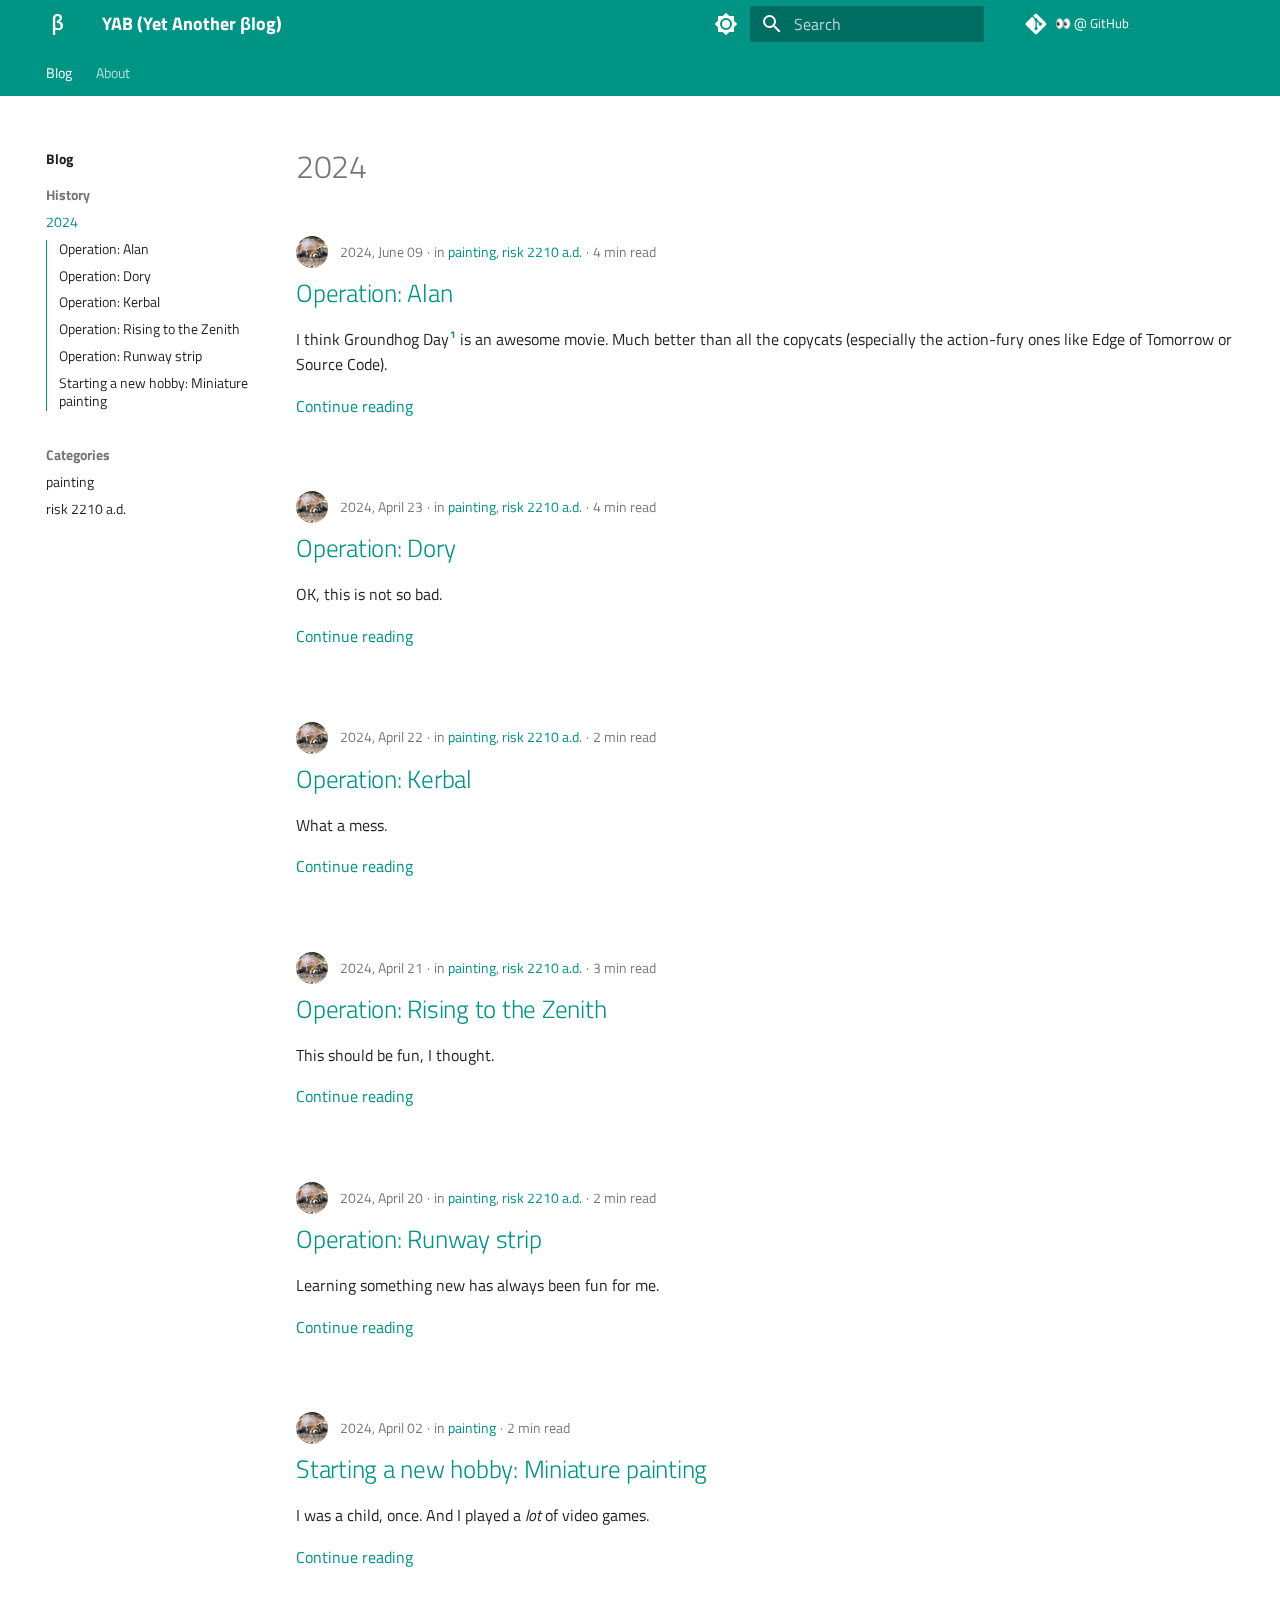
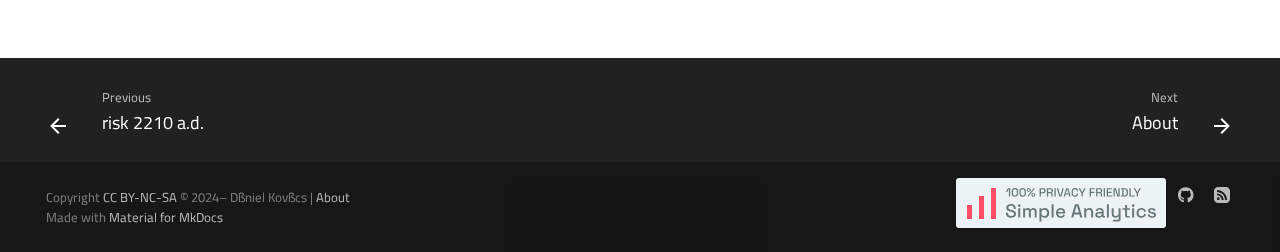
<file: archive/2024/index.html>
<!doctype html>
<html lang="en" class="no-js">
  <head>
    
      <meta charset="utf-8">
      <meta name="viewport" content="width=device-width,initial-scale=1">
      
        <meta name="description" content="Personal βlog">
      
      
      
        <link rel="canonical" href="https://blog.kovacs.xyz/archive/2024/">
      
      
        <link rel="prev" href="../../category/risk-2210-ad/">
      
      
        <link rel="next" href="../../about/">
      
      
        <link rel="alternate" type="application/rss+xml" title="RSS feed" href="../../feed_rss_created.xml">
        <link rel="alternate" type="application/rss+xml" title="RSS feed of updated content" href="../../feed_rss_updated.xml">
      
      <link rel="icon" href="../../assets/beta-192x192.png">
      <meta name="generator" content="mkdocs-1.5.3, mkdocs-material-9.5.17">
    
    
      
        <title>2024 - YAB (Yet Another βlog)</title>
      
    
    
      <link rel="stylesheet" href="../../assets/stylesheets/main.bcfcd587.min.css">
      
        
        <link rel="stylesheet" href="../../assets/stylesheets/palette.06af60db.min.css">
      
      
  
  
    
    
  
    
    
  
    
    
  
    
    
  
    
    
  
    
    
  
    
    
  
    
    
  
    
    
  
    
    
  
    
    
  
    
    
  
  
  <style>:root{--md-admonition-icon--abstract:url('data:image/svg+xml;charset=utf-8,<svg xmlns="http://www.w3.org/2000/svg" viewBox="0 0 448 512"><!--! Font Awesome Free 6.5.1 by @fontawesome - https://fontawesome.com License - https://fontawesome.com/license/free (Icons: CC BY 4.0, Fonts: SIL OFL 1.1, Code: MIT License) Copyright 2023 Fonticons, Inc.--><path d="M96 0C43 0 0 43 0 96v320c0 53 43 96 96 96h320c17.7 0 32-14.3 32-32s-14.3-32-32-32v-64c17.7 0 32-14.3 32-32V32c0-17.7-14.3-32-32-32H96zm0 384h256v64H96c-17.7 0-32-14.3-32-32s14.3-32 32-32zm32-240c0-8.8 7.2-16 16-16h192c8.8 0 16 7.2 16 16s-7.2 16-16 16H144c-8.8 0-16-7.2-16-16zm16 48h192c8.8 0 16 7.2 16 16s-7.2 16-16 16H144c-8.8 0-16-7.2-16-16s7.2-16 16-16z"/></svg>');--md-admonition-icon--bug:url('data:image/svg+xml;charset=utf-8,<svg xmlns="http://www.w3.org/2000/svg" viewBox="0 0 640 512"><!--! Font Awesome Free 6.5.1 by @fontawesome - https://fontawesome.com License - https://fontawesome.com/license/free (Icons: CC BY 4.0, Fonts: SIL OFL 1.1, Code: MIT License) Copyright 2023 Fonticons, Inc.--><path d="M320 0c17.7 0 32 14.3 32 32v64h120c39.8 0 72 32.2 72 72v272c0 39.8-32.2 72-72 72H168c-39.8 0-72-32.2-72-72V168c0-39.8 32.2-72 72-72h120V32c0-17.7 14.3-32 32-32zM208 384c-8.8 0-16 7.2-16 16s7.2 16 16 16h32c8.8 0 16-7.2 16-16s-7.2-16-16-16h-32zm96 0c-8.8 0-16 7.2-16 16s7.2 16 16 16h32c8.8 0 16-7.2 16-16s-7.2-16-16-16h-32zm96 0c-8.8 0-16 7.2-16 16s7.2 16 16 16h32c8.8 0 16-7.2 16-16s-7.2-16-16-16h-32zM264 256a40 40 0 1 0-80 0 40 40 0 1 0 80 0zm152 40a40 40 0 1 0 0-80 40 40 0 1 0 0 80zM48 224h16v192H48c-26.5 0-48-21.5-48-48v-96c0-26.5 21.5-48 48-48zm544 0c26.5 0 48 21.5 48 48v96c0 26.5-21.5 48-48 48h-16V224h16z"/></svg>');--md-admonition-icon--danger:url('data:image/svg+xml;charset=utf-8,<svg xmlns="http://www.w3.org/2000/svg" viewBox="0 0 512 512"><!--! Font Awesome Free 6.5.1 by @fontawesome - https://fontawesome.com License - https://fontawesome.com/license/free (Icons: CC BY 4.0, Fonts: SIL OFL 1.1, Code: MIT License) Copyright 2023 Fonticons, Inc.--><path d="M416 398.9c58.5-41.1 96-104.1 96-174.9C512 100.3 397.4 0 256 0S0 100.3 0 224c0 70.7 37.5 133.8 96 174.9V464c0 26.5 21.5 48 48 48h48v-48c0-8.8 7.2-16 16-16s16 7.2 16 16v48h64v-48c0-8.8 7.2-16 16-16s16 7.2 16 16v48h48c26.5 0 48-21.5 48-48v-65.1zM96 256a64 64 0 1 1 128 0 64 64 0 1 1-128 0zm256-64a64 64 0 1 1 0 128 64 64 0 1 1 0-128z"/></svg>');--md-admonition-icon--example:url('data:image/svg+xml;charset=utf-8,<svg xmlns="http://www.w3.org/2000/svg" viewBox="0 0 24 24"><path d="M5 3c-1.1 0-2 .9-2 2s-.9 2-2 2v2c1.1 0 2 .9 2 2s.9 2 2 2h2v-2H5v-1c0-1.1-.9-2-2-2 1.1 0 2-.9 2-2V5h2V3m4 0c1.1 0 2 .9 2 2s.9 2 2 2v2c-1.1 0-2 .9-2 2s-.9 2-2 2H9v-2h2v-1c0-1.1.9-2 2-2-1.1 0-2-.9-2-2V5H9V3h2m11 3v12c0 1.11-.89 2-2 2H4a2 2 0 0 1-2-2v-3h2v3h16V6h-2.97V4H20c1.11 0 2 .89 2 2Z"/></svg>');--md-admonition-icon--failure:url('data:image/svg+xml;charset=utf-8,<svg xmlns="http://www.w3.org/2000/svg" viewBox="0 0 512 512"><!--! Font Awesome Free 6.5.1 by @fontawesome - https://fontawesome.com License - https://fontawesome.com/license/free (Icons: CC BY 4.0, Fonts: SIL OFL 1.1, Code: MIT License) Copyright 2023 Fonticons, Inc.--><path d="M459.1 52.4 442.6 6.5c-1.9-3.9-6.1-6.5-10.5-6.5s-8.5 2.6-10.4 6.5l-16.5 45.9-46 16.8c-4.3 1.6-7.3 5.9-7.2 10.4 0 4.5 3 8.7 7.2 10.2l45.7 16.8 16.8 45.8c1.5 4.4 5.8 7.5 10.4 7.5s8.9-3.1 10.4-7.5l16.5-45.8 45.7-16.8c4.2-1.5 7.2-5.7 7.2-10.2 0-4.6-3-8.9-7.2-10.4l-45.6-16.8zm-132.4 53c-12.5-12.5-32.8-12.5-45.3 0l-2.9 2.9c-22-8-45.8-12.3-70.5-12.3C93.1 96 0 189.1 0 304s93.1 208 208 208 208-93.1 208-208c0-24.7-4.3-48.5-12.2-70.5l2.9-2.9c12.5-12.5 12.5-32.8 0-45.3l-80-80zM200 192c-57.4 0-104 46.6-104 104v8c0 8.8-7.2 16-16 16s-16-7.2-16-16v-8c0-75.1 60.9-136 136-136h8c8.8 0 16 7.2 16 16s-7.2 16-16 16h-8z"/></svg>');--md-admonition-icon--info:url('data:image/svg+xml;charset=utf-8,<svg xmlns="http://www.w3.org/2000/svg" viewBox="0 0 512 512"><!--! Font Awesome Free 6.5.1 by @fontawesome - https://fontawesome.com License - https://fontawesome.com/license/free (Icons: CC BY 4.0, Fonts: SIL OFL 1.1, Code: MIT License) Copyright 2023 Fonticons, Inc.--><path d="M256 512a256 256 0 1 0 0-512 256 256 0 1 0 0 512zm-40-176h24v-64h-24c-13.3 0-24-10.7-24-24s10.7-24 24-24h48c13.3 0 24 10.7 24 24v88h8c13.3 0 24 10.7 24 24s-10.7 24-24 24h-80c-13.3 0-24-10.7-24-24s10.7-24 24-24zm40-208a32 32 0 1 1 0 64 32 32 0 1 1 0-64z"/></svg>');--md-admonition-icon--note:url('data:image/svg+xml;charset=utf-8,<svg xmlns="http://www.w3.org/2000/svg" viewBox="0 0 448 512"><!--! Font Awesome Free 6.5.1 by @fontawesome - https://fontawesome.com License - https://fontawesome.com/license/free (Icons: CC BY 4.0, Fonts: SIL OFL 1.1, Code: MIT License) Copyright 2023 Fonticons, Inc.--><path d="M64 32C28.7 32 0 60.7 0 96v320c0 35.3 28.7 64 64 64h224V368c0-26.5 21.5-48 48-48h112V96c0-35.3-28.7-64-64-64H64zm384 320H336c-8.8 0-16 7.2-16 16v112l32-32 64-64 32-32z"/></svg>');--md-admonition-icon--question:url('data:image/svg+xml;charset=utf-8,<svg xmlns="http://www.w3.org/2000/svg" viewBox="0 0 512 512"><!--! Font Awesome Free 6.5.1 by @fontawesome - https://fontawesome.com License - https://fontawesome.com/license/free (Icons: CC BY 4.0, Fonts: SIL OFL 1.1, Code: MIT License) Copyright 2023 Fonticons, Inc.--><path d="M256 512a256 256 0 1 0 0-512 256 256 0 1 0 0 512zm-86.2-346.7c7.9-22.3 29.1-37.3 52.8-37.3h58.3c34.9 0 63.1 28.3 63.1 63.1 0 22.6-12.1 43.5-31.7 54.8L280 264.4c-.2 13-10.9 23.6-24 23.6-13.3 0-24-10.7-24-24v-13.5c0-8.6 4.6-16.5 12.1-20.8l44.3-25.4c4.7-2.7 7.6-7.7 7.6-13.1 0-8.4-6.8-15.1-15.1-15.1h-58.3c-3.4 0-6.4 2.1-7.5 5.3l-.4 1.2c-4.4 12.5-18.2 19-30.6 14.6s-19-18.2-14.6-30.6l.4-1.2zM224 352a32 32 0 1 1 64 0 32 32 0 1 1-64 0z"/></svg>');--md-admonition-icon--quote:url('data:image/svg+xml;charset=utf-8,<svg xmlns="http://www.w3.org/2000/svg" viewBox="0 0 448 512"><!--! Font Awesome Free 6.5.1 by @fontawesome - https://fontawesome.com License - https://fontawesome.com/license/free (Icons: CC BY 4.0, Fonts: SIL OFL 1.1, Code: MIT License) Copyright 2023 Fonticons, Inc.--><path d="M0 216C0 149.7 53.7 96 120 96h8c17.7 0 32 14.3 32 32s-14.3 32-32 32h-8c-30.9 0-56 25.1-56 56v8h64c35.3 0 64 28.7 64 64v64c0 35.3-28.7 64-64 64H64c-35.3 0-64-28.7-64-64V216zm256 0c0-66.3 53.7-120 120-120h8c17.7 0 32 14.3 32 32s-14.3 32-32 32h-8c-30.9 0-56 25.1-56 56v8h64c35.3 0 64 28.7 64 64v64c0 35.3-28.7 64-64 64h-64c-35.3 0-64-28.7-64-64V216z"/></svg>');--md-admonition-icon--success:url('data:image/svg+xml;charset=utf-8,<svg xmlns="http://www.w3.org/2000/svg" viewBox="0 0 448 512"><!--! Font Awesome Free 6.5.1 by @fontawesome - https://fontawesome.com License - https://fontawesome.com/license/free (Icons: CC BY 4.0, Fonts: SIL OFL 1.1, Code: MIT License) Copyright 2023 Fonticons, Inc.--><path d="M438.6 105.4c12.5 12.5 12.5 32.8 0 45.3l-256 256c-12.5 12.5-32.8 12.5-45.3 0l-128-128c-12.5-12.5-12.5-32.8 0-45.3s32.8-12.5 45.3 0L160 338.7l233.4-233.3c12.5-12.5 32.8-12.5 45.3 0z"/></svg>');--md-admonition-icon--tip:url('data:image/svg+xml;charset=utf-8,<svg xmlns="http://www.w3.org/2000/svg" viewBox="0 0 512 512"><!--! Font Awesome Free 6.5.1 by @fontawesome - https://fontawesome.com License - https://fontawesome.com/license/free (Icons: CC BY 4.0, Fonts: SIL OFL 1.1, Code: MIT License) Copyright 2023 Fonticons, Inc.--><path d="M480 32c0-12.9-7.8-24.6-19.8-29.6S434.5.2 425.3 9.3L381.7 53c-48 48-113.1 75-181 75H64c-35.3 0-64 28.7-64 64v96c0 35.3 28.7 64 64 64v128c0 17.7 14.3 32 32 32h64c17.7 0 32-14.3 32-32V352h8.7c67.9 0 133 27 181 75l43.6 43.6c9.2 9.2 22.9 11.9 34.9 6.9s19.8-16.6 19.8-29.6V300.4c18.6-8.8 32-32.5 32-60.4s-13.4-51.6-32-60.4V32zm-64 76.7v262.6C357.2 317.8 280.5 288 200.7 288H192v-96h8.7c79.8 0 156.5-29.8 215.3-83.3z"/></svg>');--md-admonition-icon--warning:url('data:image/svg+xml;charset=utf-8,<svg xmlns="http://www.w3.org/2000/svg" viewBox="0 0 512 512"><!--! Font Awesome Free 6.5.1 by @fontawesome - https://fontawesome.com License - https://fontawesome.com/license/free (Icons: CC BY 4.0, Fonts: SIL OFL 1.1, Code: MIT License) Copyright 2023 Fonticons, Inc.--><path d="M256 32c14.2 0 27.3 7.5 34.5 19.8l216 368c7.3 12.4 7.3 27.7.2 40.1S486.3 480 472 480H40c-14.3 0-27.6-7.7-34.7-20.1s-7-27.8.2-40.1l216-368C228.7 39.5 241.8 32 256 32zm0 128c-13.3 0-24 10.7-24 24v112c0 13.3 10.7 24 24 24s24-10.7 24-24V184c0-13.3-10.7-24-24-24zm32 224a32 32 0 1 0-64 0 32 32 0 1 0 64 0z"/></svg>');}</style>


  
  
  
  
  <style>:root{--md-annotation-icon:url('data:image/svg+xml;charset=utf-8,<svg xmlns="http://www.w3.org/2000/svg" viewBox="0 0 24 24"><path d="M11 7v2h2V7h-2m3 10v-2h-1v-4h-3v2h1v2h-1v2h4m8-5c0 5.5-4.5 10-10 10S2 17.5 2 12 6.5 2 12 2s10 4.5 10 10m-2 0c0-4.42-3.58-8-8-8s-8 3.58-8 8 3.58 8 8 8 8-3.58 8-8Z"/></svg>');}</style>


    
    
      
    
    
      
        
        
        
        <link rel="stylesheet" href="../../assets/external/fonts.googleapis.com/css.6bbf95ab.css">
        <style>:root{--md-text-font:"Titillium Web";--md-code-font:"JetBrains Mono"}</style>
      
    
    
      <link rel="stylesheet" href="../../stylesheets/before-after.css">
    
      <link rel="stylesheet" href="../../stylesheets/picture-admonition.css">
    
      <link rel="stylesheet" href="../../stylesheets/overrides.css">
    
      <link rel="stylesheet" href="../../assets/external/cdnjs.cloudflare.com/ajax/libs/KaTeX/0.16.7/katex.min.css">
    
    <script>__md_scope=new URL("../..",location),__md_hash=e=>[...e].reduce((e,_)=>(e<<5)-e+_.charCodeAt(0),0),__md_get=(e,_=localStorage,t=__md_scope)=>JSON.parse(_.getItem(t.pathname+"."+e)),__md_set=(e,_,t=localStorage,a=__md_scope)=>{try{t.setItem(a.pathname+"."+e,JSON.stringify(_))}catch(e){}}</script>
    
      

    
    
    
  </head>
  
  
    
    
      
    
    
    
    
    <body dir="ltr" data-md-color-scheme="default" data-md-color-primary="indigo" data-md-color-accent="indigo">
  
    
    <input class="md-toggle" data-md-toggle="drawer" type="checkbox" id="__drawer" autocomplete="off">
    <input class="md-toggle" data-md-toggle="search" type="checkbox" id="__search" autocomplete="off">
    <label class="md-overlay" for="__drawer"></label>
    <div data-md-component="skip">
      
        
        <a href="#2024" class="md-skip">
          Skip to content
        </a>
      
    </div>
    <div data-md-component="announce">
      
    </div>
    
    
      

<header class="md-header" data-md-component="header">
  <nav class="md-header__inner md-grid" aria-label="Header">
    <a href="../.." title="YAB (Yet Another βlog)" class="md-header__button md-logo" aria-label="YAB (Yet Another βlog)" data-md-component="logo">
      
  
  <svg xmlns="http://www.w3.org/2000/svg" viewBox="0 0 24 24"><path d="M9.23 17.59v5.53H6.88V6.72c0-1.45.43-2.59 1.28-3.44C9 2.43 10.17 2 11.61 2c1.39 0 2.46.34 3.26 1 .79.68 1.18 1.62 1.18 2.81 0 .82-.26 1.59-.78 2.3-.52.71-1.19 1.2-2.02 1.47v.04c1.25.2 2.22.65 2.88 1.38.66.71.99 1.62.99 2.74 0 1.32-.46 2.4-1.37 3.23-.92.83-2.12 1.24-3.62 1.24-1.06 0-2.03-.21-2.9-.62m1.49-6.84V8.83c.87-.11 1.58-.43 2.15-.97.56-.55.84-1.16.84-1.86 0-1.38-.71-2.08-2.11-2.08-.76 0-1.35.24-1.76.73-.41.49-.61 1.17-.61 2.06v8.79c.91.53 1.8.79 2.66.79.84 0 1.5-.22 1.97-.65.47-.44.7-1.06.7-1.85 0-1.79-1.28-2.79-3.84-3.04Z"/></svg>

    </a>
    <label class="md-header__button md-icon" for="__drawer">
      
      <svg xmlns="http://www.w3.org/2000/svg" viewBox="0 0 24 24"><path d="M3 6h18v2H3V6m0 5h18v2H3v-2m0 5h18v2H3v-2Z"/></svg>
    </label>
    <div class="md-header__title" data-md-component="header-title">
      <div class="md-header__ellipsis">
        <div class="md-header__topic">
          <span class="md-ellipsis">
            YAB (Yet Another βlog)
          </span>
        </div>
        <div class="md-header__topic" data-md-component="header-topic">
          <span class="md-ellipsis">
            
              2024
            
          </span>
        </div>
      </div>
    </div>
    
      
        <form class="md-header__option" data-md-component="palette">
  
    
    
    
    <input class="md-option" data-md-color-media="(prefers-color-scheme)" data-md-color-scheme="default" data-md-color-primary="indigo" data-md-color-accent="indigo"  aria-label="Switch to light mode"  type="radio" name="__palette" id="__palette_0">
    
      <label class="md-header__button md-icon" title="Switch to light mode" for="__palette_1" hidden>
        <svg xmlns="http://www.w3.org/2000/svg" viewBox="0 0 24 24"><path d="M12 8a4 4 0 0 0-4 4 4 4 0 0 0 4 4 4 4 0 0 0 4-4 4 4 0 0 0-4-4m0 10a6 6 0 0 1-6-6 6 6 0 0 1 6-6 6 6 0 0 1 6 6 6 6 0 0 1-6 6m8-9.31V4h-4.69L12 .69 8.69 4H4v4.69L.69 12 4 15.31V20h4.69L12 23.31 15.31 20H20v-4.69L23.31 12 20 8.69Z"/></svg>
      </label>
    
  
    
    
    
    <input class="md-option" data-md-color-media="(prefers-color-scheme: light)" data-md-color-scheme="default" data-md-color-primary="teal" data-md-color-accent="teal"  aria-label="Switch to dark mode"  type="radio" name="__palette" id="__palette_1">
    
      <label class="md-header__button md-icon" title="Switch to dark mode" for="__palette_2" hidden>
        <svg xmlns="http://www.w3.org/2000/svg" viewBox="0 0 24 24"><path d="M12 18c-.89 0-1.74-.2-2.5-.55C11.56 16.5 13 14.42 13 12c0-2.42-1.44-4.5-3.5-5.45C10.26 6.2 11.11 6 12 6a6 6 0 0 1 6 6 6 6 0 0 1-6 6m8-9.31V4h-4.69L12 .69 8.69 4H4v4.69L.69 12 4 15.31V20h4.69L12 23.31 15.31 20H20v-4.69L23.31 12 20 8.69Z"/></svg>
      </label>
    
  
    
    
    
    <input class="md-option" data-md-color-media="(prefers-color-scheme: dark)" data-md-color-scheme="slate" data-md-color-primary="teal" data-md-color-accent="teal"  aria-label="Switch to auto-mode (follow system preferences)"  type="radio" name="__palette" id="__palette_2">
    
      <label class="md-header__button md-icon" title="Switch to auto-mode (follow system preferences)" for="__palette_0" hidden>
        <svg xmlns="http://www.w3.org/2000/svg" viewBox="0 0 24 24"><path d="m14.3 16-.7-2h-3.2l-.7 2H7.8L11 7h2l3.2 9h-1.9M20 8.69V4h-4.69L12 .69 8.69 4H4v4.69L.69 12 4 15.31V20h4.69L12 23.31 15.31 20H20v-4.69L23.31 12 20 8.69m-9.15 3.96h2.3L12 9l-1.15 3.65Z"/></svg>
      </label>
    
  
</form>
      
    
    
      <script>var media,input,key,value,palette=__md_get("__palette");if(palette&&palette.color){"(prefers-color-scheme)"===palette.color.media&&(media=matchMedia("(prefers-color-scheme: light)"),input=document.querySelector(media.matches?"[data-md-color-media='(prefers-color-scheme: light)']":"[data-md-color-media='(prefers-color-scheme: dark)']"),palette.color.media=input.getAttribute("data-md-color-media"),palette.color.scheme=input.getAttribute("data-md-color-scheme"),palette.color.primary=input.getAttribute("data-md-color-primary"),palette.color.accent=input.getAttribute("data-md-color-accent"));for([key,value]of Object.entries(palette.color))document.body.setAttribute("data-md-color-"+key,value)}</script>
    
    
    
      <label class="md-header__button md-icon" for="__search">
        
        <svg xmlns="http://www.w3.org/2000/svg" viewBox="0 0 24 24"><path d="M9.5 3A6.5 6.5 0 0 1 16 9.5c0 1.61-.59 3.09-1.56 4.23l.27.27h.79l5 5-1.5 1.5-5-5v-.79l-.27-.27A6.516 6.516 0 0 1 9.5 16 6.5 6.5 0 0 1 3 9.5 6.5 6.5 0 0 1 9.5 3m0 2C7 5 5 7 5 9.5S7 14 9.5 14 14 12 14 9.5 12 5 9.5 5Z"/></svg>
      </label>
      <div class="md-search" data-md-component="search" role="dialog">
  <label class="md-search__overlay" for="__search"></label>
  <div class="md-search__inner" role="search">
    <form class="md-search__form" name="search">
      <input type="text" class="md-search__input" name="query" aria-label="Search" placeholder="Search" autocapitalize="off" autocorrect="off" autocomplete="off" spellcheck="false" data-md-component="search-query" required>
      <label class="md-search__icon md-icon" for="__search">
        
        <svg xmlns="http://www.w3.org/2000/svg" viewBox="0 0 24 24"><path d="M9.5 3A6.5 6.5 0 0 1 16 9.5c0 1.61-.59 3.09-1.56 4.23l.27.27h.79l5 5-1.5 1.5-5-5v-.79l-.27-.27A6.516 6.516 0 0 1 9.5 16 6.5 6.5 0 0 1 3 9.5 6.5 6.5 0 0 1 9.5 3m0 2C7 5 5 7 5 9.5S7 14 9.5 14 14 12 14 9.5 12 5 9.5 5Z"/></svg>
        
        <svg xmlns="http://www.w3.org/2000/svg" viewBox="0 0 24 24"><path d="M20 11v2H8l5.5 5.5-1.42 1.42L4.16 12l7.92-7.92L13.5 5.5 8 11h12Z"/></svg>
      </label>
      <nav class="md-search__options" aria-label="Search">
        
        <button type="reset" class="md-search__icon md-icon" title="Clear" aria-label="Clear" tabindex="-1">
          
          <svg xmlns="http://www.w3.org/2000/svg" viewBox="0 0 24 24"><path d="M19 6.41 17.59 5 12 10.59 6.41 5 5 6.41 10.59 12 5 17.59 6.41 19 12 13.41 17.59 19 19 17.59 13.41 12 19 6.41Z"/></svg>
        </button>
      </nav>
      
    </form>
    <div class="md-search__output">
      <div class="md-search__scrollwrap" data-md-scrollfix>
        <div class="md-search-result" data-md-component="search-result">
          <div class="md-search-result__meta">
            Initializing search
          </div>
          <ol class="md-search-result__list" role="presentation"></ol>
        </div>
      </div>
    </div>
  </div>
</div>
    
    
      <div class="md-header__source">
        <a href="https://github.com/AFulgens/afulgens.github.io" title="Go to repository" class="md-source" data-md-component="source">
  <div class="md-source__icon md-icon">
    
    <svg xmlns="http://www.w3.org/2000/svg" viewBox="0 0 448 512"><!--! Font Awesome Free 6.5.1 by @fontawesome - https://fontawesome.com License - https://fontawesome.com/license/free (Icons: CC BY 4.0, Fonts: SIL OFL 1.1, Code: MIT License) Copyright 2023 Fonticons, Inc.--><path d="M439.55 236.05 244 40.45a28.87 28.87 0 0 0-40.81 0l-40.66 40.63 51.52 51.52c27.06-9.14 52.68 16.77 43.39 43.68l49.66 49.66c34.23-11.8 61.18 31 35.47 56.69-26.49 26.49-70.21-2.87-56-37.34L240.22 199v121.85c25.3 12.54 22.26 41.85 9.08 55a34.34 34.34 0 0 1-48.55 0c-17.57-17.6-11.07-46.91 11.25-56v-123c-20.8-8.51-24.6-30.74-18.64-45L142.57 101 8.45 235.14a28.86 28.86 0 0 0 0 40.81l195.61 195.6a28.86 28.86 0 0 0 40.8 0l194.69-194.69a28.86 28.86 0 0 0 0-40.81z"/></svg>
  </div>
  <div class="md-source__repository">
    👀 @ GitHub
  </div>
</a>
      </div>
    
  </nav>
  
</header>
    
    <div class="md-container" data-md-component="container">
      
      
        
          
            
<nav class="md-tabs" aria-label="Tabs" data-md-component="tabs">
  <div class="md-grid">
    <ul class="md-tabs__list">
      
        
  
  
    
  
  
    
    
      <li class="md-tabs__item md-tabs__item--active">
        <a href="../.." class="md-tabs__link">
          
  
    
  
  Blog

        </a>
      </li>
    
  

      
        
  
  
  
    <li class="md-tabs__item">
      <a href="../../about/" class="md-tabs__link">
        
  
    
  
  About

      </a>
    </li>
  

      
    </ul>
  </div>
</nav>
          
        
      
      <main class="md-main" data-md-component="main">
        <div class="md-main__inner md-grid">
          
            
              
              <div class="md-sidebar md-sidebar--primary" data-md-component="sidebar" data-md-type="navigation" >
                <div class="md-sidebar__scrollwrap">
                  <div class="md-sidebar__inner">
                    


  


  

<nav class="md-nav md-nav--primary md-nav--lifted md-nav--integrated" aria-label="Navigation" data-md-level="0">
  <label class="md-nav__title" for="__drawer">
    <a href="../.." title="YAB (Yet Another βlog)" class="md-nav__button md-logo" aria-label="YAB (Yet Another βlog)" data-md-component="logo">
      
  
  <svg xmlns="http://www.w3.org/2000/svg" viewBox="0 0 24 24"><path d="M9.23 17.59v5.53H6.88V6.72c0-1.45.43-2.59 1.28-3.44C9 2.43 10.17 2 11.61 2c1.39 0 2.46.34 3.26 1 .79.68 1.18 1.62 1.18 2.81 0 .82-.26 1.59-.78 2.3-.52.71-1.19 1.2-2.02 1.47v.04c1.25.2 2.22.65 2.88 1.38.66.71.99 1.62.99 2.74 0 1.32-.46 2.4-1.37 3.23-.92.83-2.12 1.24-3.62 1.24-1.06 0-2.03-.21-2.9-.62m1.49-6.84V8.83c.87-.11 1.58-.43 2.15-.97.56-.55.84-1.16.84-1.86 0-1.38-.71-2.08-2.11-2.08-.76 0-1.35.24-1.76.73-.41.49-.61 1.17-.61 2.06v8.79c.91.53 1.8.79 2.66.79.84 0 1.5-.22 1.97-.65.47-.44.7-1.06.7-1.85 0-1.79-1.28-2.79-3.84-3.04Z"/></svg>

    </a>
    YAB (Yet Another βlog)
  </label>
  
    <div class="md-nav__source">
      <a href="https://github.com/AFulgens/afulgens.github.io" title="Go to repository" class="md-source" data-md-component="source">
  <div class="md-source__icon md-icon">
    
    <svg xmlns="http://www.w3.org/2000/svg" viewBox="0 0 448 512"><!--! Font Awesome Free 6.5.1 by @fontawesome - https://fontawesome.com License - https://fontawesome.com/license/free (Icons: CC BY 4.0, Fonts: SIL OFL 1.1, Code: MIT License) Copyright 2023 Fonticons, Inc.--><path d="M439.55 236.05 244 40.45a28.87 28.87 0 0 0-40.81 0l-40.66 40.63 51.52 51.52c27.06-9.14 52.68 16.77 43.39 43.68l49.66 49.66c34.23-11.8 61.18 31 35.47 56.69-26.49 26.49-70.21-2.87-56-37.34L240.22 199v121.85c25.3 12.54 22.26 41.85 9.08 55a34.34 34.34 0 0 1-48.55 0c-17.57-17.6-11.07-46.91 11.25-56v-123c-20.8-8.51-24.6-30.74-18.64-45L142.57 101 8.45 235.14a28.86 28.86 0 0 0 0 40.81l195.61 195.6a28.86 28.86 0 0 0 40.8 0l194.69-194.69a28.86 28.86 0 0 0 0-40.81z"/></svg>
  </div>
  <div class="md-source__repository">
    👀 @ GitHub
  </div>
</a>
    </div>
  
  <ul class="md-nav__list" data-md-scrollfix>
    
      
      
  
  
    
  
  
  
    
    
      
        
          
        
      
        
      
        
      
    
    
      
        
        
      
      
        
      
    
    
    <li class="md-nav__item md-nav__item--active md-nav__item--section md-nav__item--nested">
      
        
        
        <input class="md-nav__toggle md-toggle " type="checkbox" id="__nav_1" checked>
        
          
          
          <div class="md-nav__link md-nav__container">
            <a href="../.." class="md-nav__link ">
              
  
  <span class="md-ellipsis">
    Blog
  </span>
  

            </a>
            
              
              <label class="md-nav__link " for="__nav_1" id="__nav_1_label" tabindex="">
                <span class="md-nav__icon md-icon"></span>
              </label>
            
          </div>
        
        <nav class="md-nav" data-md-level="1" aria-labelledby="__nav_1_label" aria-expanded="true">
          <label class="md-nav__title" for="__nav_1">
            <span class="md-nav__icon md-icon"></span>
            Blog
          </label>
          <ul class="md-nav__list" data-md-scrollfix>
            
              
            
              
                
  
  
    
  
  
  
    
    
      
        
      
    
    
      
      
        
          
          
        
      
    
    
    <li class="md-nav__item md-nav__item--active md-nav__item--section md-nav__item--nested">
      
        
        
        <input class="md-nav__toggle md-toggle " type="checkbox" id="__nav_1_2" checked>
        
          
          <label class="md-nav__link" for="__nav_1_2" id="__nav_1_2_label" tabindex="">
            
  
  <span class="md-ellipsis">
    History
  </span>
  

            <span class="md-nav__icon md-icon"></span>
          </label>
        
        <nav class="md-nav" data-md-level="2" aria-labelledby="__nav_1_2_label" aria-expanded="true">
          <label class="md-nav__title" for="__nav_1_2">
            <span class="md-nav__icon md-icon"></span>
            History
          </label>
          <ul class="md-nav__list" data-md-scrollfix>
            
              
                
  
  
    
  
  
    
      
    
  
  
    <li class="md-nav__item md-nav__item--active">
      
      <input class="md-nav__toggle md-toggle" type="checkbox" id="__toc">
      
      
        
      
      
        <label class="md-nav__link md-nav__link--active" for="__toc">
          
  
  <span class="md-ellipsis">
    2024
  </span>
  

          <span class="md-nav__icon md-icon"></span>
        </label>
      
      <a href="./" class="md-nav__link md-nav__link--active">
        
  
  <span class="md-ellipsis">
    2024
  </span>
  

      </a>
      
        

<nav class="md-nav md-nav--secondary" aria-label="Table of contents">
  
  
  
    
  
  
    <label class="md-nav__title" for="__toc">
      <span class="md-nav__icon md-icon"></span>
      Table of contents
    </label>
    <ul class="md-nav__list" data-md-component="toc" data-md-scrollfix>
      
        <li class="md-nav__item">
  <a href="#operation-alan" class="md-nav__link">
    <span class="md-ellipsis">
      Operation: Alan
    </span>
  </a>
  
</li>
      
        <li class="md-nav__item">
  <a href="#operation-dory" class="md-nav__link">
    <span class="md-ellipsis">
      Operation: Dory
    </span>
  </a>
  
</li>
      
        <li class="md-nav__item">
  <a href="#operation-kerbal" class="md-nav__link">
    <span class="md-ellipsis">
      Operation: Kerbal
    </span>
  </a>
  
</li>
      
        <li class="md-nav__item">
  <a href="#operation-rising-to-the-zenith" class="md-nav__link">
    <span class="md-ellipsis">
      Operation: Rising to the Zenith
    </span>
  </a>
  
</li>
      
        <li class="md-nav__item">
  <a href="#operation-runway-strip" class="md-nav__link">
    <span class="md-ellipsis">
      Operation: Runway strip
    </span>
  </a>
  
</li>
      
        <li class="md-nav__item">
  <a href="#starting-a-new-hobby-miniature-painting" class="md-nav__link">
    <span class="md-ellipsis">
      Starting a new hobby: Miniature painting
    </span>
  </a>
  
</li>
      
    </ul>
  
</nav>
      
    </li>
  

              
            
          </ul>
        </nav>
      
    </li>
  

              
            
              
                
  
  
  
  
    
    
      
        
      
        
      
    
    
      
      
        
          
          
        
      
    
    
    <li class="md-nav__item md-nav__item--section md-nav__item--nested">
      
        
        
        <input class="md-nav__toggle md-toggle " type="checkbox" id="__nav_1_3" >
        
          
          <label class="md-nav__link" for="__nav_1_3" id="__nav_1_3_label" tabindex="">
            
  
  <span class="md-ellipsis">
    Categories
  </span>
  

            <span class="md-nav__icon md-icon"></span>
          </label>
        
        <nav class="md-nav" data-md-level="2" aria-labelledby="__nav_1_3_label" aria-expanded="false">
          <label class="md-nav__title" for="__nav_1_3">
            <span class="md-nav__icon md-icon"></span>
            Categories
          </label>
          <ul class="md-nav__list" data-md-scrollfix>
            
              
                
  
  
  
    
  
  
    <li class="md-nav__item">
      <a href="../../category/painting/" class="md-nav__link">
        
  
  <span class="md-ellipsis">
    painting
  </span>
  

      </a>
    </li>
  

              
            
              
                
  
  
  
    
  
  
    <li class="md-nav__item">
      <a href="../../category/risk-2210-ad/" class="md-nav__link">
        
  
  <span class="md-ellipsis">
    risk 2210 a.d.
  </span>
  

      </a>
    </li>
  

              
            
          </ul>
        </nav>
      
    </li>
  

              
            
          </ul>
        </nav>
      
    </li>
  

    
      
      
  
  
  
  
    <li class="md-nav__item">
      <a href="../../about/" class="md-nav__link">
        
  
    <svg xmlns="http://www.w3.org/2000/svg" viewBox="0 0 24 24"><path d="M13.5 4A1.5 1.5 0 0 0 12 5.5 1.5 1.5 0 0 0 13.5 7 1.5 1.5 0 0 0 15 5.5 1.5 1.5 0 0 0 13.5 4m-.36 4.77c-1.19.1-4.44 2.69-4.44 2.69-.2.15-.14.14.02.42.16.27.14.29.33.16.2-.13.53-.34 1.08-.68 2.12-1.36.34 1.78-.57 7.07-.36 2.62 2 1.27 2.61.87.6-.39 2.21-1.5 2.37-1.61.22-.15.06-.27-.11-.52-.12-.17-.24-.05-.24-.05-.65.43-1.84 1.33-2 .76-.19-.57 1.03-4.48 1.7-7.17.11-.64.41-2.04-.75-1.94Z"/></svg>
  
  <span class="md-ellipsis">
    About
  </span>
  

      </a>
    </li>
  

    
  </ul>
</nav>
                  </div>
                </div>
              </div>
            
            
          
          
  <div class="md-content" data-md-component="content">
    <div class="md-content__inner">
      <header class="md-typeset">
        <h1 id="2024">2024<a class="headerlink" href="#2024" title="Permanent link">&para;</a></h1>
      </header>
      
        <article class="md-post md-post--excerpt">
  <header class="md-post__header">
    
      <nav class="md-post__authors md-typeset">
        
          <span class="md-author">
            <img src="../../assets/external/github.com/afulgens.png.jpg" alt="Dßniel Kovßcs">
          </span>
        
      </nav>
    
    <div class="md-post__meta md-meta">
      <ul class="md-meta__list">
        <li class="md-meta__item">
          <time datetime="2024-06-09 00:00:00">2024, June 09</time></li>
        
          <li class="md-meta__item">
            in
            
              <a href="../../category/painting/" class="md-meta__link">painting</a>, 
              <a href="../../category/risk-2210-ad/" class="md-meta__link">risk 2210 a.d.</a></li>
        
        
          
          <li class="md-meta__item">
            
              4 min read
            
          </li>
        
      </ul>
      
    </div>
  </header>
  <div class="md-post__content md-typeset">
    <h2 id="operation-alan"><a class="toclink" href="../../2024/06/09/operation-allen/">Operation: Alan</a></h2>
<p>I think Groundhog Day<sup id="fnref2:1"><a class="footnote-ref" href="../../2024/06/09/operation-allen/#fn:1">1</a></sup> is an awesome movie. Much better than all the copycats (especially the action-fury ones like Edge of Tomorrow or Source Code).</p>

    
      <nav class="md-post__action">
        <a href="../../2024/06/09/operation-allen/">
          Continue reading
        </a>
      </nav>
    
  </div>
</article>
      
        <article class="md-post md-post--excerpt">
  <header class="md-post__header">
    
      <nav class="md-post__authors md-typeset">
        
          <span class="md-author">
            <img src="../../assets/external/github.com/afulgens.png.jpg" alt="Dßniel Kovßcs">
          </span>
        
      </nav>
    
    <div class="md-post__meta md-meta">
      <ul class="md-meta__list">
        <li class="md-meta__item">
          <time datetime="2024-04-23 00:00:00">2024, April 23</time></li>
        
          <li class="md-meta__item">
            in
            
              <a href="../../category/painting/" class="md-meta__link">painting</a>, 
              <a href="../../category/risk-2210-ad/" class="md-meta__link">risk 2210 a.d.</a></li>
        
        
          
          <li class="md-meta__item">
            
              4 min read
            
          </li>
        
      </ul>
      
    </div>
  </header>
  <div class="md-post__content md-typeset">
    <h2 id="operation-dory"><a class="toclink" href="../../2024/04/23/operation-dory/">Operation: Dory</a></h2>
<p>OK, this is not so bad.</p>

    
      <nav class="md-post__action">
        <a href="../../2024/04/23/operation-dory/">
          Continue reading
        </a>
      </nav>
    
  </div>
</article>
      
        <article class="md-post md-post--excerpt">
  <header class="md-post__header">
    
      <nav class="md-post__authors md-typeset">
        
          <span class="md-author">
            <img src="../../assets/external/github.com/afulgens.png.jpg" alt="Dßniel Kovßcs">
          </span>
        
      </nav>
    
    <div class="md-post__meta md-meta">
      <ul class="md-meta__list">
        <li class="md-meta__item">
          <time datetime="2024-04-22 00:00:00">2024, April 22</time></li>
        
          <li class="md-meta__item">
            in
            
              <a href="../../category/painting/" class="md-meta__link">painting</a>, 
              <a href="../../category/risk-2210-ad/" class="md-meta__link">risk 2210 a.d.</a></li>
        
        
          
          <li class="md-meta__item">
            
              2 min read
            
          </li>
        
      </ul>
      
    </div>
  </header>
  <div class="md-post__content md-typeset">
    <h2 id="operation-kerbal"><a class="toclink" href="../../2024/04/22/operation-kerbal/">Operation: Kerbal</a></h2>
<p>What a mess.</p>

    
      <nav class="md-post__action">
        <a href="../../2024/04/22/operation-kerbal/">
          Continue reading
        </a>
      </nav>
    
  </div>
</article>
      
        <article class="md-post md-post--excerpt">
  <header class="md-post__header">
    
      <nav class="md-post__authors md-typeset">
        
          <span class="md-author">
            <img src="../../assets/external/github.com/afulgens.png.jpg" alt="Dßniel Kovßcs">
          </span>
        
      </nav>
    
    <div class="md-post__meta md-meta">
      <ul class="md-meta__list">
        <li class="md-meta__item">
          <time datetime="2024-04-21 00:00:00">2024, April 21</time></li>
        
          <li class="md-meta__item">
            in
            
              <a href="../../category/painting/" class="md-meta__link">painting</a>, 
              <a href="../../category/risk-2210-ad/" class="md-meta__link">risk 2210 a.d.</a></li>
        
        
          
          <li class="md-meta__item">
            
              3 min read
            
          </li>
        
      </ul>
      
    </div>
  </header>
  <div class="md-post__content md-typeset">
    <h2 id="operation-rising-to-the-zenith"><a class="toclink" href="../../2024/04/21/operation-rising-to-the-zenith/">Operation: Rising to the Zenith</a></h2>
<p>This should be fun, I thought.</p>

    
      <nav class="md-post__action">
        <a href="../../2024/04/21/operation-rising-to-the-zenith/">
          Continue reading
        </a>
      </nav>
    
  </div>
</article>
      
        <article class="md-post md-post--excerpt">
  <header class="md-post__header">
    
      <nav class="md-post__authors md-typeset">
        
          <span class="md-author">
            <img src="../../assets/external/github.com/afulgens.png.jpg" alt="Dßniel Kovßcs">
          </span>
        
      </nav>
    
    <div class="md-post__meta md-meta">
      <ul class="md-meta__list">
        <li class="md-meta__item">
          <time datetime="2024-04-20 00:00:00">2024, April 20</time></li>
        
          <li class="md-meta__item">
            in
            
              <a href="../../category/painting/" class="md-meta__link">painting</a>, 
              <a href="../../category/risk-2210-ad/" class="md-meta__link">risk 2210 a.d.</a></li>
        
        
          
          <li class="md-meta__item">
            
              2 min read
            
          </li>
        
      </ul>
      
    </div>
  </header>
  <div class="md-post__content md-typeset">
    <h2 id="operation-runway-strip"><a class="toclink" href="../../2024/04/20/operation-runway-strip/">Operation: Runway strip</a></h2>
<p>Learning something new has always been fun for me.</p>

    
      <nav class="md-post__action">
        <a href="../../2024/04/20/operation-runway-strip/">
          Continue reading
        </a>
      </nav>
    
  </div>
</article>
      
        <article class="md-post md-post--excerpt">
  <header class="md-post__header">
    
      <nav class="md-post__authors md-typeset">
        
          <span class="md-author">
            <img src="../../assets/external/github.com/afulgens.png.jpg" alt="Dßniel Kovßcs">
          </span>
        
      </nav>
    
    <div class="md-post__meta md-meta">
      <ul class="md-meta__list">
        <li class="md-meta__item">
          <time datetime="2024-04-02 00:00:00">2024, April 02</time></li>
        
          <li class="md-meta__item">
            in
            
              <a href="../../category/painting/" class="md-meta__link">painting</a></li>
        
        
          
          <li class="md-meta__item">
            
              2 min read
            
          </li>
        
      </ul>
      
    </div>
  </header>
  <div class="md-post__content md-typeset">
    <h2 id="starting-a-new-hobby-miniature-painting"><a class="toclink" href="../../2024/04/02/starting-a-new-hobby-miniature-painting/">Starting a new hobby: Miniature painting</a></h2>
<p>I was a child, once.
And I played a <em>lot</em> of video games.</p>

    
      <nav class="md-post__action">
        <a href="../../2024/04/02/starting-a-new-hobby-miniature-painting/">
          Continue reading
        </a>
      </nav>
    
  </div>
</article>
      
      
        
          



<nav class="md-pagination">
  
</nav>
        
      
    </div>
  </div>

          
  <script>var tabs=__md_get("__tabs");if(Array.isArray(tabs))e:for(var set of document.querySelectorAll(".tabbed-set")){var tab,labels=set.querySelector(".tabbed-labels");for(tab of tabs)for(var label of labels.getElementsByTagName("label"))if(label.innerText.trim()===tab){var input=document.getElementById(label.htmlFor);input.checked=!0;continue e}}</script>

<script>var target=document.getElementById(location.hash.slice(1));target&&target.name&&(target.checked=target.name.startsWith("__tabbed_"))</script>
        </div>
        
          <button type="button" class="md-top md-icon" data-md-component="top" hidden>
  
  <svg xmlns="http://www.w3.org/2000/svg" viewBox="0 0 24 24"><path d="M13 20h-2V8l-5.5 5.5-1.42-1.42L12 4.16l7.92 7.92-1.42 1.42L13 8v12Z"/></svg>
  Back to top
</button>
        
      </main>
      
        <footer class="md-footer">
  
    
      
      <nav class="md-footer__inner md-grid" aria-label="Footer" >
        
          
          <a href="../../category/risk-2210-ad/" class="md-footer__link md-footer__link--prev" aria-label="Previous: risk 2210 a.d.">
            <div class="md-footer__button md-icon">
              
              <svg xmlns="http://www.w3.org/2000/svg" viewBox="0 0 24 24"><path d="M20 11v2H8l5.5 5.5-1.42 1.42L4.16 12l7.92-7.92L13.5 5.5 8 11h12Z"/></svg>
            </div>
            <div class="md-footer__title">
              <span class="md-footer__direction">
                Previous
              </span>
              <div class="md-ellipsis">
                risk 2210 a.d.
              </div>
            </div>
          </a>
        
        
          
          <a href="../../about/" class="md-footer__link md-footer__link--next" aria-label="Next: About">
            <div class="md-footer__title">
              <span class="md-footer__direction">
                Next
              </span>
              <div class="md-ellipsis">
                About
              </div>
            </div>
            <div class="md-footer__button md-icon">
              
              <svg xmlns="http://www.w3.org/2000/svg" viewBox="0 0 24 24"><path d="M4 11v2h12l-5.5 5.5 1.42 1.42L19.84 12l-7.92-7.92L10.5 5.5 16 11H4Z"/></svg>
            </div>
          </a>
        
      </nav>
    
  
  <div class="md-footer-meta md-typeset">
    <div class="md-footer-meta__inner md-grid">
      <!--
  Copyright (c) 2016-2023 Martin Donath <martin.donath@squidfunk.com>

  Permission is hereby granted, free of charge, to any person obtaining a copy
  of this software and associated documentation files (the "Software"), to
  deal in the Software without restriction, including without limitation the
  rights to use, copy, modify, merge, publish, distribute, sublicense, and/or
  sell copies of the Software, and to permit persons to whom the Software is
  furnished to do so, subject to the following conditions:

  The above copyright notice and this permission notice shall be included in
  all copies or substantial portions of the Software.

  THE SOFTWARE IS PROVIDED "AS IS", WITHOUT WARRANTY OF ANY KIND, EXPRESS OR
  IMPLIED, INCLUDING BUT NOT LIMITED TO THE WARRANTIES OF MERCHANTABILITY,
  FITNESS FOR A PARTICULAR PURPOSE AND NON-INFRINGEMENT. IN NO EVENT SHALL THE
  AUTHORS OR COPYRIGHT HOLDERS BE LIABLE FOR ANY CLAIM, DAMAGES OR OTHER
  LIABILITY, WHETHER IN AN ACTION OF CONTRACT, TORT OR OTHERWISE, ARISING
  FROM, OUT OF OR IN CONNECTION WITH THE SOFTWARE OR THE USE OR OTHER DEALINGS
  IN THE SOFTWARE.
-->

<!-- Copyright and theme information -->
<div class="md-copyright">
	<!-- PATCH BEGIN: remove injected copyright information and hardwire ours -->
	<!--  -->
	Copyright <a href="https://creativecommons.org/licenses/by-nc-sa/4.0/">CC BY-NC-SA</a> &copy; 2024&ndash; Dßniel Kovßcs | <a href="/about/">About</a>
	<br/>
	<!-- PATCH END -->
	
	  Made with
	  <a href="https://squidfunk.github.io/mkdocs-material/" target="_blank" rel="noopener">
		Material for MkDocs
	  </a>
	
  </div>
      
        <!--
  Copyright (c) 2016-2023 Martin Donath <martin.donath@squidfunk.com>

  Permission is hereby granted, free of charge, to any person obtaining a copy
  of this software and associated documentation files (the "Software"), to
  deal in the Software without restriction, including without limitation the
  rights to use, copy, modify, merge, publish, distribute, sublicense, and/or
  sell copies of the Software, and to permit persons to whom the Software is
  furnished to do so, subject to the following conditions:

  The above copyright notice and this permission notice shall be included in
  all copies or substantial portions of the Software.

  THE SOFTWARE IS PROVIDED "AS IS", WITHOUT WARRANTY OF ANY KIND, EXPRESS OR
  IMPLIED, INCLUDING BUT NOT LIMITED TO THE WARRANTIES OF MERCHANTABILITY,
  FITNESS FOR A PARTICULAR PURPOSE AND NON-INFRINGEMENT. IN NO EVENT SHALL THE
  AUTHORS OR COPYRIGHT HOLDERS BE LIABLE FOR ANY CLAIM, DAMAGES OR OTHER
  LIABILITY, WHETHER IN AN ACTION OF CONTRACT, TORT OR OTHERWISE, ARISING
  FROM, OUT OF OR IN CONNECTION WITH THE SOFTWARE OR THE USE OR OTHER DEALINGS
  IN THE SOFTWARE.
-->

<!-- Social links -->
<div class="md-social">
	<!-- PATCH BEGIN: Add SimpleAnalytics badge here -->
	<a href="https://simpleanalytics.com/?utm_source=blog.kovacs.xyz&amp;utm_content=badge" referrerpolicy="origin" target="_blank">
		<picture>
			<source
			  srcset="https://simpleanalyticsbadges.com/blog.kovacs.xyz?mode=dark"
			  media="(prefers-color-scheme: dark)" />
			<img src="../../assets/external/simpleanalyticsbadges.com/blog.kovacs.cd804b57.xyz.svg" loading="lazy" referrerpolicy="no-referrer" crossorigin="anonymous">
		</picture>
	</a>
	<!-- PATCH END -->
	

	  <!-- Automatically set rel=me for Mastodon -->
	  
	  

	  <!-- Compute title and render link -->
	  
	  
		
		
	  
	  <a href="https://github.com/AFulgens" target="_blank" rel="noopener" title="github.com" class="md-social__link">
		<svg xmlns="http://www.w3.org/2000/svg" viewBox="0 0 496 512"><!--! Font Awesome Free 6.5.1 by @fontawesome - https://fontawesome.com License - https://fontawesome.com/license/free (Icons: CC BY 4.0, Fonts: SIL OFL 1.1, Code: MIT License) Copyright 2023 Fonticons, Inc.--><path d="M165.9 397.4c0 2-2.3 3.6-5.2 3.6-3.3.3-5.6-1.3-5.6-3.6 0-2 2.3-3.6 5.2-3.6 3-.3 5.6 1.3 5.6 3.6zm-31.1-4.5c-.7 2 1.3 4.3 4.3 4.9 2.6 1 5.6 0 6.2-2s-1.3-4.3-4.3-5.2c-2.6-.7-5.5.3-6.2 2.3zm44.2-1.7c-2.9.7-4.9 2.6-4.6 4.9.3 2 2.9 3.3 5.9 2.6 2.9-.7 4.9-2.6 4.6-4.6-.3-1.9-3-3.2-5.9-2.9zM244.8 8C106.1 8 0 113.3 0 252c0 110.9 69.8 205.8 169.5 239.2 12.8 2.3 17.3-5.6 17.3-12.1 0-6.2-.3-40.4-.3-61.4 0 0-70 15-84.7-29.8 0 0-11.4-29.1-27.8-36.6 0 0-22.9-15.7 1.6-15.4 0 0 24.9 2 38.6 25.8 21.9 38.6 58.6 27.5 72.9 20.9 2.3-16 8.8-27.1 16-33.7-55.9-6.2-112.3-14.3-112.3-110.5 0-27.5 7.6-41.3 23.6-58.9-2.6-6.5-11.1-33.3 2.6-67.9 20.9-6.5 69 27 69 27 20-5.6 41.5-8.5 62.8-8.5s42.8 2.9 62.8 8.5c0 0 48.1-33.6 69-27 13.7 34.7 5.2 61.4 2.6 67.9 16 17.7 25.8 31.5 25.8 58.9 0 96.5-58.9 104.2-114.8 110.5 9.2 7.9 17 22.9 17 46.4 0 33.7-.3 75.4-.3 83.6 0 6.5 4.6 14.4 17.3 12.1C428.2 457.8 496 362.9 496 252 496 113.3 383.5 8 244.8 8zM97.2 352.9c-1.3 1-1 3.3.7 5.2 1.6 1.6 3.9 2.3 5.2 1 1.3-1 1-3.3-.7-5.2-1.6-1.6-3.9-2.3-5.2-1zm-10.8-8.1c-.7 1.3.3 2.9 2.3 3.9 1.6 1 3.6.7 4.3-.7.7-1.3-.3-2.9-2.3-3.9-2-.6-3.6-.3-4.3.7zm32.4 35.6c-1.6 1.3-1 4.3 1.3 6.2 2.3 2.3 5.2 2.6 6.5 1 1.3-1.3.7-4.3-1.3-6.2-2.2-2.3-5.2-2.6-6.5-1zm-11.4-14.7c-1.6 1-1.6 3.6 0 5.9 1.6 2.3 4.3 3.3 5.6 2.3 1.6-1.3 1.6-3.9 0-6.2-1.4-2.3-4-3.3-5.6-2z"/></svg>
	  </a>
	
	<a href="/feed_rss_created.xml" target="_blank" rel="noopener" title="YAB RSS Feed" class="md-social__link">
		<!-- Uploaded to: SVG Repo, www.svgrepo.com, Generator: SVG Repo Mixer Tools -->
		<svg fill="#000000" height="800px" width="800px" version="1.1" id="Layer_1" xmlns="http://www.w3.org/2000/svg" xmlns:xlink="http://www.w3.org/1999/xlink" viewBox="0 0 504.4 504.4" xml:space="preserve">
			<g><g><path d="M377.6,0.2H126.4C56.8,0.2,0,57,0,126.6v251.6c0,69.2,56.8,126,126.4,126H378c69.6,0,126.4-56.8,126.4-126.4V126.6
				C504,57,447.2,0.2,377.6,0.2z M136.8,409c-23.2,0-42-18.8-42-41.6c0-23.2,18.8-41.6,42-41.6c23.2,0,42,18.8,42,41.6
				C178.8,390.2,160,409,136.8,409z M242,408.2c0-40-14.8-76-42.4-103.6c-28-28-63.6-42.4-103.6-42.4v-60.4
				c112,0,206.4,94.4,206.4,206.4H242z M348.8,408.2c0-140-112.8-252.8-252.8-252.8V95c172,0,313.2,141.2,313.2,313.2H348.8z"/></g></g>
		</svg>
	</a>
  </div>
      
    </div>
  </div>
</footer>
      
    </div>
    <div class="md-dialog" data-md-component="dialog">
      <div class="md-dialog__inner md-typeset"></div>
    </div>
    
      <!--
  Copyright (c) 2016-2023 Martin Donath <martin.donath@squidfunk.com>

  Permission is hereby granted, free of charge, to any person obtaining a copy
  of this software and associated documentation files (the "Software"), to
  deal in the Software without restriction, including without limitation the
  rights to use, copy, modify, merge, publish, distribute, sublicense, and/or
  sell copies of the Software, and to permit persons to whom the Software is
  furnished to do so, subject to the following conditions:

  The above copyright notice and this permission notice shall be included in
  all copies or substantial portions of the Software.

  THE SOFTWARE IS PROVIDED "AS IS", WITHOUT WARRANTY OF ANY KIND, EXPRESS OR
  IMPLIED, INCLUDING BUT NOT LIMITED TO THE WARRANTIES OF MERCHANTABILITY,
  FITNESS FOR A PARTICULAR PURPOSE AND NON-INFRINGEMENT. IN NO EVENT SHALL THE
  AUTHORS OR COPYRIGHT HOLDERS BE LIABLE FOR ANY CLAIM, DAMAGES OR OTHER
  LIABILITY, WHETHER IN AN ACTION OF CONTRACT, TORT OR OTHERWISE, ARISING
  FROM, OUT OF OR IN CONNECTION WITH THE SOFTWARE OR THE USE OR OTHER DEALINGS
  IN THE SOFTWARE.
-->

<!-- Progress indicator -->
<div class="md-progress" data-md-component="progress" role="progressbar"></div>

<!-- PATCH BEGIN: Add SimpleAnalytics here -->
<!-- 100% privacy-first analytics -->
<!-- FIXME: 2024-04-11 the script cannot be downloaded, DNS entry seems to be b0rked -->
<script async= defer= src="../../assets/external/simpleanalyticscdn.b-cdn.net/latest.js"></script>
<noscript><img src="../../assets/external/simpleanalyticscdn.b-cdn.net/noscript.gif" alt="" referrerpolicy="no-referrer-when-downgrade"></noscript>
<!-- PATCH END-->
    
    
    <script id="__config" type="application/json">{"base": "../..", "features": ["content.code.annotate", "content.code.copy", "content.tabs.link", "navigation.footer", "navigation.indexes", "navigation.instant", "navigation.instant.progress", "navigation.sections", "navigation.tabs", "navigation.tracking", "navigation.top", "toc.follow", "toc.integrate"], "search": "../../assets/javascripts/workers/search.b8dbb3d2.min.js", "translations": {"clipboard.copied": "Copied to clipboard", "clipboard.copy": "Copy to clipboard", "search.result.more.one": "1 more on this page", "search.result.more.other": "# more on this page", "search.result.none": "No matching documents", "search.result.one": "1 matching document", "search.result.other": "# matching documents", "search.result.placeholder": "Type to start searching", "search.result.term.missing": "Missing", "select.version": "Select version"}}</script>
    
    
      <script src="../../assets/javascripts/bundle.1e8ae164.min.js"></script>
      
        <script src="../../js/before-after.js"></script>
      
        <script src="../../js/katex.js"></script>
      
        <script src="../../assets/external/cdnjs.cloudflare.com/ajax/libs/KaTeX/0.16.7/katex.min.js"></script>
      
        <script src="../../assets/external/cdnjs.cloudflare.com/ajax/libs/KaTeX/0.16.7/contrib/auto-render.min.js"></script>
      
    
  </body>
</html>
</file>
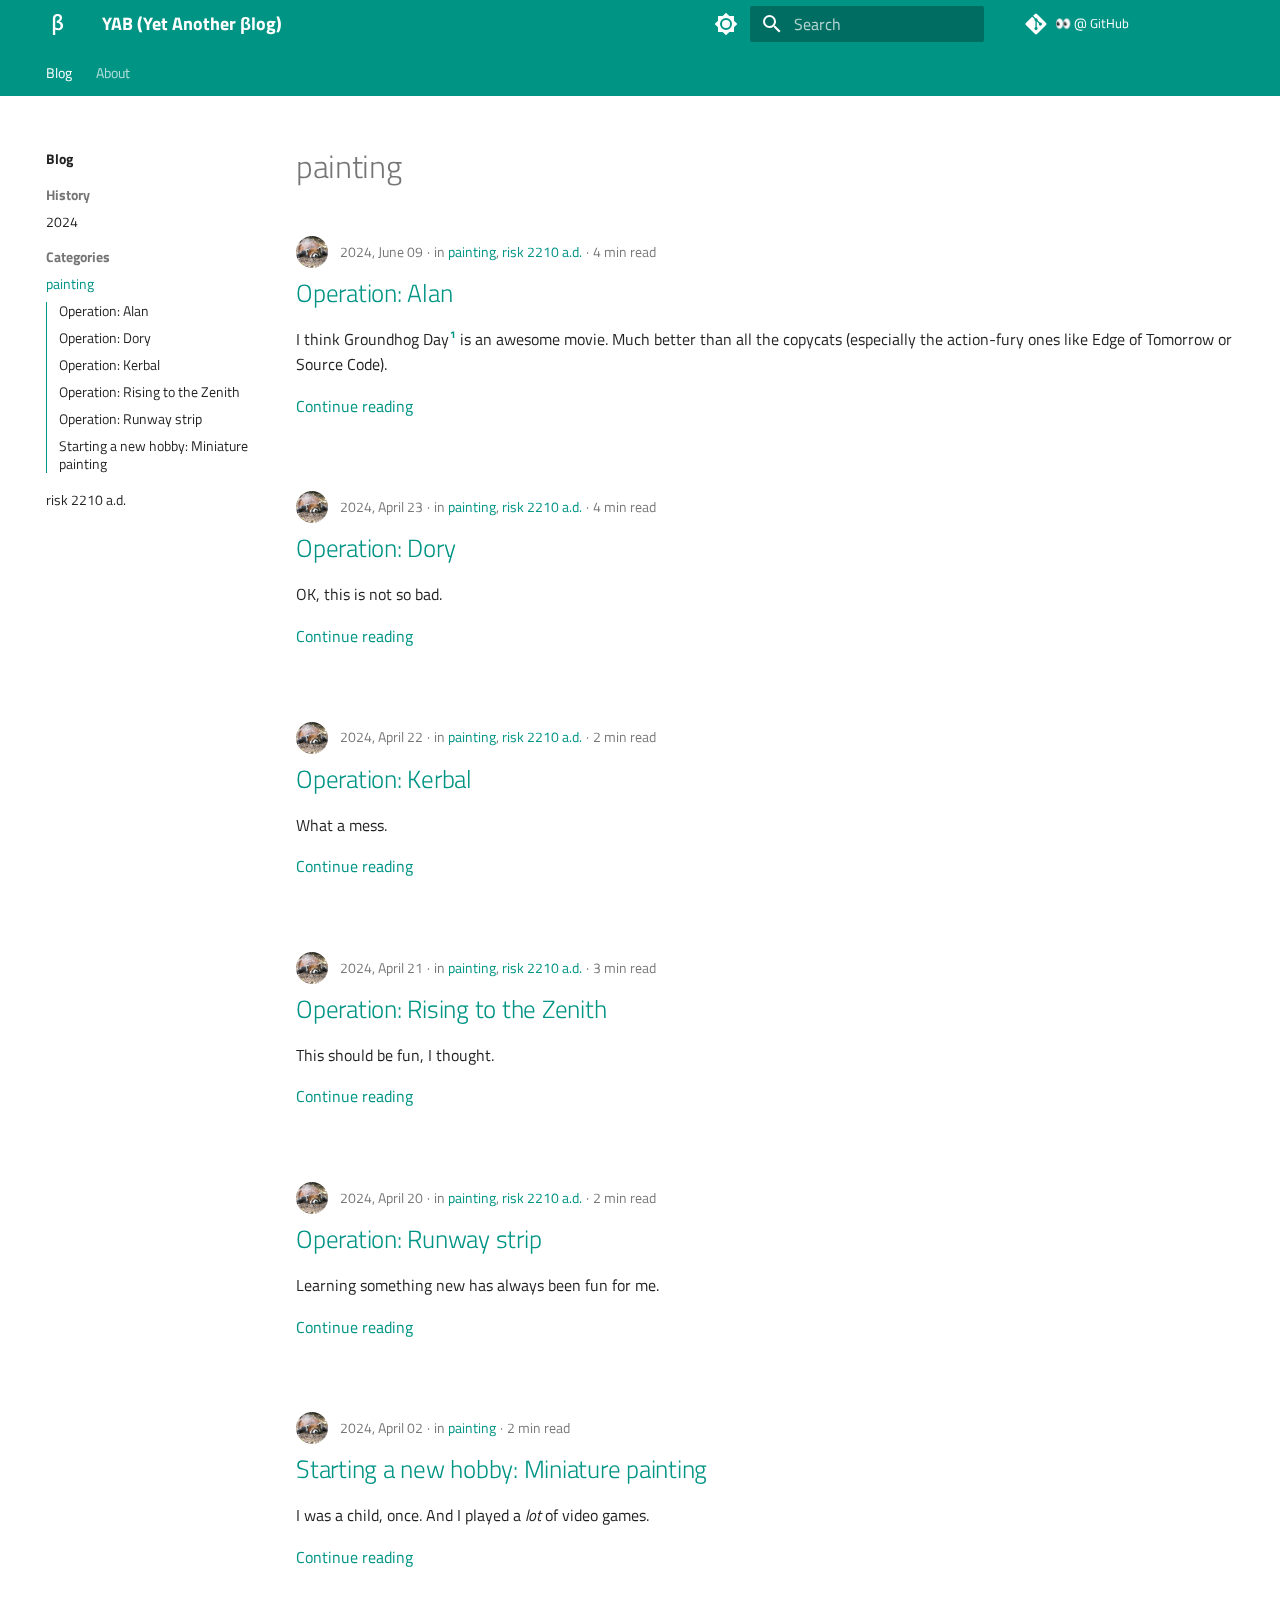
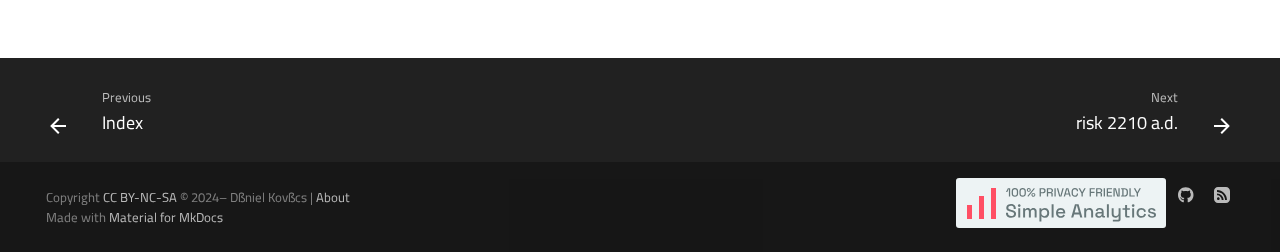
<file: category/painting/index.html>
<!doctype html>
<html lang="en" class="no-js">
  <head>
    
      <meta charset="utf-8">
      <meta name="viewport" content="width=device-width,initial-scale=1">
      
        <meta name="description" content="Personal βlog">
      
      
      
        <link rel="canonical" href="https://blog.kovacs.xyz/category/painting/">
      
      
        <link rel="prev" href="../..">
      
      
        <link rel="next" href="../risk-2210-ad/">
      
      
        <link rel="alternate" type="application/rss+xml" title="RSS feed" href="../../feed_rss_created.xml">
        <link rel="alternate" type="application/rss+xml" title="RSS feed of updated content" href="../../feed_rss_updated.xml">
      
      <link rel="icon" href="../../assets/beta-192x192.png">
      <meta name="generator" content="mkdocs-1.5.3, mkdocs-material-9.5.17">
    
    
      
        <title>painting - YAB (Yet Another βlog)</title>
      
    
    
      <link rel="stylesheet" href="../../assets/stylesheets/main.bcfcd587.min.css">
      
        
        <link rel="stylesheet" href="../../assets/stylesheets/palette.06af60db.min.css">
      
      
  
  
    
    
  
    
    
  
    
    
  
    
    
  
    
    
  
    
    
  
    
    
  
    
    
  
    
    
  
    
    
  
    
    
  
    
    
  
  
  <style>:root{--md-admonition-icon--abstract:url('data:image/svg+xml;charset=utf-8,<svg xmlns="http://www.w3.org/2000/svg" viewBox="0 0 448 512"><!--! Font Awesome Free 6.5.1 by @fontawesome - https://fontawesome.com License - https://fontawesome.com/license/free (Icons: CC BY 4.0, Fonts: SIL OFL 1.1, Code: MIT License) Copyright 2023 Fonticons, Inc.--><path d="M96 0C43 0 0 43 0 96v320c0 53 43 96 96 96h320c17.7 0 32-14.3 32-32s-14.3-32-32-32v-64c17.7 0 32-14.3 32-32V32c0-17.7-14.3-32-32-32H96zm0 384h256v64H96c-17.7 0-32-14.3-32-32s14.3-32 32-32zm32-240c0-8.8 7.2-16 16-16h192c8.8 0 16 7.2 16 16s-7.2 16-16 16H144c-8.8 0-16-7.2-16-16zm16 48h192c8.8 0 16 7.2 16 16s-7.2 16-16 16H144c-8.8 0-16-7.2-16-16s7.2-16 16-16z"/></svg>');--md-admonition-icon--bug:url('data:image/svg+xml;charset=utf-8,<svg xmlns="http://www.w3.org/2000/svg" viewBox="0 0 640 512"><!--! Font Awesome Free 6.5.1 by @fontawesome - https://fontawesome.com License - https://fontawesome.com/license/free (Icons: CC BY 4.0, Fonts: SIL OFL 1.1, Code: MIT License) Copyright 2023 Fonticons, Inc.--><path d="M320 0c17.7 0 32 14.3 32 32v64h120c39.8 0 72 32.2 72 72v272c0 39.8-32.2 72-72 72H168c-39.8 0-72-32.2-72-72V168c0-39.8 32.2-72 72-72h120V32c0-17.7 14.3-32 32-32zM208 384c-8.8 0-16 7.2-16 16s7.2 16 16 16h32c8.8 0 16-7.2 16-16s-7.2-16-16-16h-32zm96 0c-8.8 0-16 7.2-16 16s7.2 16 16 16h32c8.8 0 16-7.2 16-16s-7.2-16-16-16h-32zm96 0c-8.8 0-16 7.2-16 16s7.2 16 16 16h32c8.8 0 16-7.2 16-16s-7.2-16-16-16h-32zM264 256a40 40 0 1 0-80 0 40 40 0 1 0 80 0zm152 40a40 40 0 1 0 0-80 40 40 0 1 0 0 80zM48 224h16v192H48c-26.5 0-48-21.5-48-48v-96c0-26.5 21.5-48 48-48zm544 0c26.5 0 48 21.5 48 48v96c0 26.5-21.5 48-48 48h-16V224h16z"/></svg>');--md-admonition-icon--danger:url('data:image/svg+xml;charset=utf-8,<svg xmlns="http://www.w3.org/2000/svg" viewBox="0 0 512 512"><!--! Font Awesome Free 6.5.1 by @fontawesome - https://fontawesome.com License - https://fontawesome.com/license/free (Icons: CC BY 4.0, Fonts: SIL OFL 1.1, Code: MIT License) Copyright 2023 Fonticons, Inc.--><path d="M416 398.9c58.5-41.1 96-104.1 96-174.9C512 100.3 397.4 0 256 0S0 100.3 0 224c0 70.7 37.5 133.8 96 174.9V464c0 26.5 21.5 48 48 48h48v-48c0-8.8 7.2-16 16-16s16 7.2 16 16v48h64v-48c0-8.8 7.2-16 16-16s16 7.2 16 16v48h48c26.5 0 48-21.5 48-48v-65.1zM96 256a64 64 0 1 1 128 0 64 64 0 1 1-128 0zm256-64a64 64 0 1 1 0 128 64 64 0 1 1 0-128z"/></svg>');--md-admonition-icon--example:url('data:image/svg+xml;charset=utf-8,<svg xmlns="http://www.w3.org/2000/svg" viewBox="0 0 24 24"><path d="M5 3c-1.1 0-2 .9-2 2s-.9 2-2 2v2c1.1 0 2 .9 2 2s.9 2 2 2h2v-2H5v-1c0-1.1-.9-2-2-2 1.1 0 2-.9 2-2V5h2V3m4 0c1.1 0 2 .9 2 2s.9 2 2 2v2c-1.1 0-2 .9-2 2s-.9 2-2 2H9v-2h2v-1c0-1.1.9-2 2-2-1.1 0-2-.9-2-2V5H9V3h2m11 3v12c0 1.11-.89 2-2 2H4a2 2 0 0 1-2-2v-3h2v3h16V6h-2.97V4H20c1.11 0 2 .89 2 2Z"/></svg>');--md-admonition-icon--failure:url('data:image/svg+xml;charset=utf-8,<svg xmlns="http://www.w3.org/2000/svg" viewBox="0 0 512 512"><!--! Font Awesome Free 6.5.1 by @fontawesome - https://fontawesome.com License - https://fontawesome.com/license/free (Icons: CC BY 4.0, Fonts: SIL OFL 1.1, Code: MIT License) Copyright 2023 Fonticons, Inc.--><path d="M459.1 52.4 442.6 6.5c-1.9-3.9-6.1-6.5-10.5-6.5s-8.5 2.6-10.4 6.5l-16.5 45.9-46 16.8c-4.3 1.6-7.3 5.9-7.2 10.4 0 4.5 3 8.7 7.2 10.2l45.7 16.8 16.8 45.8c1.5 4.4 5.8 7.5 10.4 7.5s8.9-3.1 10.4-7.5l16.5-45.8 45.7-16.8c4.2-1.5 7.2-5.7 7.2-10.2 0-4.6-3-8.9-7.2-10.4l-45.6-16.8zm-132.4 53c-12.5-12.5-32.8-12.5-45.3 0l-2.9 2.9c-22-8-45.8-12.3-70.5-12.3C93.1 96 0 189.1 0 304s93.1 208 208 208 208-93.1 208-208c0-24.7-4.3-48.5-12.2-70.5l2.9-2.9c12.5-12.5 12.5-32.8 0-45.3l-80-80zM200 192c-57.4 0-104 46.6-104 104v8c0 8.8-7.2 16-16 16s-16-7.2-16-16v-8c0-75.1 60.9-136 136-136h8c8.8 0 16 7.2 16 16s-7.2 16-16 16h-8z"/></svg>');--md-admonition-icon--info:url('data:image/svg+xml;charset=utf-8,<svg xmlns="http://www.w3.org/2000/svg" viewBox="0 0 512 512"><!--! Font Awesome Free 6.5.1 by @fontawesome - https://fontawesome.com License - https://fontawesome.com/license/free (Icons: CC BY 4.0, Fonts: SIL OFL 1.1, Code: MIT License) Copyright 2023 Fonticons, Inc.--><path d="M256 512a256 256 0 1 0 0-512 256 256 0 1 0 0 512zm-40-176h24v-64h-24c-13.3 0-24-10.7-24-24s10.7-24 24-24h48c13.3 0 24 10.7 24 24v88h8c13.3 0 24 10.7 24 24s-10.7 24-24 24h-80c-13.3 0-24-10.7-24-24s10.7-24 24-24zm40-208a32 32 0 1 1 0 64 32 32 0 1 1 0-64z"/></svg>');--md-admonition-icon--note:url('data:image/svg+xml;charset=utf-8,<svg xmlns="http://www.w3.org/2000/svg" viewBox="0 0 448 512"><!--! Font Awesome Free 6.5.1 by @fontawesome - https://fontawesome.com License - https://fontawesome.com/license/free (Icons: CC BY 4.0, Fonts: SIL OFL 1.1, Code: MIT License) Copyright 2023 Fonticons, Inc.--><path d="M64 32C28.7 32 0 60.7 0 96v320c0 35.3 28.7 64 64 64h224V368c0-26.5 21.5-48 48-48h112V96c0-35.3-28.7-64-64-64H64zm384 320H336c-8.8 0-16 7.2-16 16v112l32-32 64-64 32-32z"/></svg>');--md-admonition-icon--question:url('data:image/svg+xml;charset=utf-8,<svg xmlns="http://www.w3.org/2000/svg" viewBox="0 0 512 512"><!--! Font Awesome Free 6.5.1 by @fontawesome - https://fontawesome.com License - https://fontawesome.com/license/free (Icons: CC BY 4.0, Fonts: SIL OFL 1.1, Code: MIT License) Copyright 2023 Fonticons, Inc.--><path d="M256 512a256 256 0 1 0 0-512 256 256 0 1 0 0 512zm-86.2-346.7c7.9-22.3 29.1-37.3 52.8-37.3h58.3c34.9 0 63.1 28.3 63.1 63.1 0 22.6-12.1 43.5-31.7 54.8L280 264.4c-.2 13-10.9 23.6-24 23.6-13.3 0-24-10.7-24-24v-13.5c0-8.6 4.6-16.5 12.1-20.8l44.3-25.4c4.7-2.7 7.6-7.7 7.6-13.1 0-8.4-6.8-15.1-15.1-15.1h-58.3c-3.4 0-6.4 2.1-7.5 5.3l-.4 1.2c-4.4 12.5-18.2 19-30.6 14.6s-19-18.2-14.6-30.6l.4-1.2zM224 352a32 32 0 1 1 64 0 32 32 0 1 1-64 0z"/></svg>');--md-admonition-icon--quote:url('data:image/svg+xml;charset=utf-8,<svg xmlns="http://www.w3.org/2000/svg" viewBox="0 0 448 512"><!--! Font Awesome Free 6.5.1 by @fontawesome - https://fontawesome.com License - https://fontawesome.com/license/free (Icons: CC BY 4.0, Fonts: SIL OFL 1.1, Code: MIT License) Copyright 2023 Fonticons, Inc.--><path d="M0 216C0 149.7 53.7 96 120 96h8c17.7 0 32 14.3 32 32s-14.3 32-32 32h-8c-30.9 0-56 25.1-56 56v8h64c35.3 0 64 28.7 64 64v64c0 35.3-28.7 64-64 64H64c-35.3 0-64-28.7-64-64V216zm256 0c0-66.3 53.7-120 120-120h8c17.7 0 32 14.3 32 32s-14.3 32-32 32h-8c-30.9 0-56 25.1-56 56v8h64c35.3 0 64 28.7 64 64v64c0 35.3-28.7 64-64 64h-64c-35.3 0-64-28.7-64-64V216z"/></svg>');--md-admonition-icon--success:url('data:image/svg+xml;charset=utf-8,<svg xmlns="http://www.w3.org/2000/svg" viewBox="0 0 448 512"><!--! Font Awesome Free 6.5.1 by @fontawesome - https://fontawesome.com License - https://fontawesome.com/license/free (Icons: CC BY 4.0, Fonts: SIL OFL 1.1, Code: MIT License) Copyright 2023 Fonticons, Inc.--><path d="M438.6 105.4c12.5 12.5 12.5 32.8 0 45.3l-256 256c-12.5 12.5-32.8 12.5-45.3 0l-128-128c-12.5-12.5-12.5-32.8 0-45.3s32.8-12.5 45.3 0L160 338.7l233.4-233.3c12.5-12.5 32.8-12.5 45.3 0z"/></svg>');--md-admonition-icon--tip:url('data:image/svg+xml;charset=utf-8,<svg xmlns="http://www.w3.org/2000/svg" viewBox="0 0 512 512"><!--! Font Awesome Free 6.5.1 by @fontawesome - https://fontawesome.com License - https://fontawesome.com/license/free (Icons: CC BY 4.0, Fonts: SIL OFL 1.1, Code: MIT License) Copyright 2023 Fonticons, Inc.--><path d="M480 32c0-12.9-7.8-24.6-19.8-29.6S434.5.2 425.3 9.3L381.7 53c-48 48-113.1 75-181 75H64c-35.3 0-64 28.7-64 64v96c0 35.3 28.7 64 64 64v128c0 17.7 14.3 32 32 32h64c17.7 0 32-14.3 32-32V352h8.7c67.9 0 133 27 181 75l43.6 43.6c9.2 9.2 22.9 11.9 34.9 6.9s19.8-16.6 19.8-29.6V300.4c18.6-8.8 32-32.5 32-60.4s-13.4-51.6-32-60.4V32zm-64 76.7v262.6C357.2 317.8 280.5 288 200.7 288H192v-96h8.7c79.8 0 156.5-29.8 215.3-83.3z"/></svg>');--md-admonition-icon--warning:url('data:image/svg+xml;charset=utf-8,<svg xmlns="http://www.w3.org/2000/svg" viewBox="0 0 512 512"><!--! Font Awesome Free 6.5.1 by @fontawesome - https://fontawesome.com License - https://fontawesome.com/license/free (Icons: CC BY 4.0, Fonts: SIL OFL 1.1, Code: MIT License) Copyright 2023 Fonticons, Inc.--><path d="M256 32c14.2 0 27.3 7.5 34.5 19.8l216 368c7.3 12.4 7.3 27.7.2 40.1S486.3 480 472 480H40c-14.3 0-27.6-7.7-34.7-20.1s-7-27.8.2-40.1l216-368C228.7 39.5 241.8 32 256 32zm0 128c-13.3 0-24 10.7-24 24v112c0 13.3 10.7 24 24 24s24-10.7 24-24V184c0-13.3-10.7-24-24-24zm32 224a32 32 0 1 0-64 0 32 32 0 1 0 64 0z"/></svg>');}</style>


  
  
  
  
  <style>:root{--md-annotation-icon:url('data:image/svg+xml;charset=utf-8,<svg xmlns="http://www.w3.org/2000/svg" viewBox="0 0 24 24"><path d="M11 7v2h2V7h-2m3 10v-2h-1v-4h-3v2h1v2h-1v2h4m8-5c0 5.5-4.5 10-10 10S2 17.5 2 12 6.5 2 12 2s10 4.5 10 10m-2 0c0-4.42-3.58-8-8-8s-8 3.58-8 8 3.58 8 8 8 8-3.58 8-8Z"/></svg>');}</style>


    
    
      
    
    
      
        
        
        
        <link rel="stylesheet" href="../../assets/external/fonts.googleapis.com/css.6bbf95ab.css">
        <style>:root{--md-text-font:"Titillium Web";--md-code-font:"JetBrains Mono"}</style>
      
    
    
      <link rel="stylesheet" href="../../stylesheets/before-after.css">
    
      <link rel="stylesheet" href="../../stylesheets/picture-admonition.css">
    
      <link rel="stylesheet" href="../../stylesheets/overrides.css">
    
      <link rel="stylesheet" href="../../assets/external/cdnjs.cloudflare.com/ajax/libs/KaTeX/0.16.7/katex.min.css">
    
    <script>__md_scope=new URL("../..",location),__md_hash=e=>[...e].reduce((e,_)=>(e<<5)-e+_.charCodeAt(0),0),__md_get=(e,_=localStorage,t=__md_scope)=>JSON.parse(_.getItem(t.pathname+"."+e)),__md_set=(e,_,t=localStorage,a=__md_scope)=>{try{t.setItem(a.pathname+"."+e,JSON.stringify(_))}catch(e){}}</script>
    
      

    
    
    
  </head>
  
  
    
    
      
    
    
    
    
    <body dir="ltr" data-md-color-scheme="default" data-md-color-primary="indigo" data-md-color-accent="indigo">
  
    
    <input class="md-toggle" data-md-toggle="drawer" type="checkbox" id="__drawer" autocomplete="off">
    <input class="md-toggle" data-md-toggle="search" type="checkbox" id="__search" autocomplete="off">
    <label class="md-overlay" for="__drawer"></label>
    <div data-md-component="skip">
      
        
        <a href="#painting" class="md-skip">
          Skip to content
        </a>
      
    </div>
    <div data-md-component="announce">
      
    </div>
    
    
      

<header class="md-header" data-md-component="header">
  <nav class="md-header__inner md-grid" aria-label="Header">
    <a href="../.." title="YAB (Yet Another βlog)" class="md-header__button md-logo" aria-label="YAB (Yet Another βlog)" data-md-component="logo">
      
  
  <svg xmlns="http://www.w3.org/2000/svg" viewBox="0 0 24 24"><path d="M9.23 17.59v5.53H6.88V6.72c0-1.45.43-2.59 1.28-3.44C9 2.43 10.17 2 11.61 2c1.39 0 2.46.34 3.26 1 .79.68 1.18 1.62 1.18 2.81 0 .82-.26 1.59-.78 2.3-.52.71-1.19 1.2-2.02 1.47v.04c1.25.2 2.22.65 2.88 1.38.66.71.99 1.62.99 2.74 0 1.32-.46 2.4-1.37 3.23-.92.83-2.12 1.24-3.62 1.24-1.06 0-2.03-.21-2.9-.62m1.49-6.84V8.83c.87-.11 1.58-.43 2.15-.97.56-.55.84-1.16.84-1.86 0-1.38-.71-2.08-2.11-2.08-.76 0-1.35.24-1.76.73-.41.49-.61 1.17-.61 2.06v8.79c.91.53 1.8.79 2.66.79.84 0 1.5-.22 1.97-.65.47-.44.7-1.06.7-1.85 0-1.79-1.28-2.79-3.84-3.04Z"/></svg>

    </a>
    <label class="md-header__button md-icon" for="__drawer">
      
      <svg xmlns="http://www.w3.org/2000/svg" viewBox="0 0 24 24"><path d="M3 6h18v2H3V6m0 5h18v2H3v-2m0 5h18v2H3v-2Z"/></svg>
    </label>
    <div class="md-header__title" data-md-component="header-title">
      <div class="md-header__ellipsis">
        <div class="md-header__topic">
          <span class="md-ellipsis">
            YAB (Yet Another βlog)
          </span>
        </div>
        <div class="md-header__topic" data-md-component="header-topic">
          <span class="md-ellipsis">
            
              painting
            
          </span>
        </div>
      </div>
    </div>
    
      
        <form class="md-header__option" data-md-component="palette">
  
    
    
    
    <input class="md-option" data-md-color-media="(prefers-color-scheme)" data-md-color-scheme="default" data-md-color-primary="indigo" data-md-color-accent="indigo"  aria-label="Switch to light mode"  type="radio" name="__palette" id="__palette_0">
    
      <label class="md-header__button md-icon" title="Switch to light mode" for="__palette_1" hidden>
        <svg xmlns="http://www.w3.org/2000/svg" viewBox="0 0 24 24"><path d="M12 8a4 4 0 0 0-4 4 4 4 0 0 0 4 4 4 4 0 0 0 4-4 4 4 0 0 0-4-4m0 10a6 6 0 0 1-6-6 6 6 0 0 1 6-6 6 6 0 0 1 6 6 6 6 0 0 1-6 6m8-9.31V4h-4.69L12 .69 8.69 4H4v4.69L.69 12 4 15.31V20h4.69L12 23.31 15.31 20H20v-4.69L23.31 12 20 8.69Z"/></svg>
      </label>
    
  
    
    
    
    <input class="md-option" data-md-color-media="(prefers-color-scheme: light)" data-md-color-scheme="default" data-md-color-primary="teal" data-md-color-accent="teal"  aria-label="Switch to dark mode"  type="radio" name="__palette" id="__palette_1">
    
      <label class="md-header__button md-icon" title="Switch to dark mode" for="__palette_2" hidden>
        <svg xmlns="http://www.w3.org/2000/svg" viewBox="0 0 24 24"><path d="M12 18c-.89 0-1.74-.2-2.5-.55C11.56 16.5 13 14.42 13 12c0-2.42-1.44-4.5-3.5-5.45C10.26 6.2 11.11 6 12 6a6 6 0 0 1 6 6 6 6 0 0 1-6 6m8-9.31V4h-4.69L12 .69 8.69 4H4v4.69L.69 12 4 15.31V20h4.69L12 23.31 15.31 20H20v-4.69L23.31 12 20 8.69Z"/></svg>
      </label>
    
  
    
    
    
    <input class="md-option" data-md-color-media="(prefers-color-scheme: dark)" data-md-color-scheme="slate" data-md-color-primary="teal" data-md-color-accent="teal"  aria-label="Switch to auto-mode (follow system preferences)"  type="radio" name="__palette" id="__palette_2">
    
      <label class="md-header__button md-icon" title="Switch to auto-mode (follow system preferences)" for="__palette_0" hidden>
        <svg xmlns="http://www.w3.org/2000/svg" viewBox="0 0 24 24"><path d="m14.3 16-.7-2h-3.2l-.7 2H7.8L11 7h2l3.2 9h-1.9M20 8.69V4h-4.69L12 .69 8.69 4H4v4.69L.69 12 4 15.31V20h4.69L12 23.31 15.31 20H20v-4.69L23.31 12 20 8.69m-9.15 3.96h2.3L12 9l-1.15 3.65Z"/></svg>
      </label>
    
  
</form>
      
    
    
      <script>var media,input,key,value,palette=__md_get("__palette");if(palette&&palette.color){"(prefers-color-scheme)"===palette.color.media&&(media=matchMedia("(prefers-color-scheme: light)"),input=document.querySelector(media.matches?"[data-md-color-media='(prefers-color-scheme: light)']":"[data-md-color-media='(prefers-color-scheme: dark)']"),palette.color.media=input.getAttribute("data-md-color-media"),palette.color.scheme=input.getAttribute("data-md-color-scheme"),palette.color.primary=input.getAttribute("data-md-color-primary"),palette.color.accent=input.getAttribute("data-md-color-accent"));for([key,value]of Object.entries(palette.color))document.body.setAttribute("data-md-color-"+key,value)}</script>
    
    
    
      <label class="md-header__button md-icon" for="__search">
        
        <svg xmlns="http://www.w3.org/2000/svg" viewBox="0 0 24 24"><path d="M9.5 3A6.5 6.5 0 0 1 16 9.5c0 1.61-.59 3.09-1.56 4.23l.27.27h.79l5 5-1.5 1.5-5-5v-.79l-.27-.27A6.516 6.516 0 0 1 9.5 16 6.5 6.5 0 0 1 3 9.5 6.5 6.5 0 0 1 9.5 3m0 2C7 5 5 7 5 9.5S7 14 9.5 14 14 12 14 9.5 12 5 9.5 5Z"/></svg>
      </label>
      <div class="md-search" data-md-component="search" role="dialog">
  <label class="md-search__overlay" for="__search"></label>
  <div class="md-search__inner" role="search">
    <form class="md-search__form" name="search">
      <input type="text" class="md-search__input" name="query" aria-label="Search" placeholder="Search" autocapitalize="off" autocorrect="off" autocomplete="off" spellcheck="false" data-md-component="search-query" required>
      <label class="md-search__icon md-icon" for="__search">
        
        <svg xmlns="http://www.w3.org/2000/svg" viewBox="0 0 24 24"><path d="M9.5 3A6.5 6.5 0 0 1 16 9.5c0 1.61-.59 3.09-1.56 4.23l.27.27h.79l5 5-1.5 1.5-5-5v-.79l-.27-.27A6.516 6.516 0 0 1 9.5 16 6.5 6.5 0 0 1 3 9.5 6.5 6.5 0 0 1 9.5 3m0 2C7 5 5 7 5 9.5S7 14 9.5 14 14 12 14 9.5 12 5 9.5 5Z"/></svg>
        
        <svg xmlns="http://www.w3.org/2000/svg" viewBox="0 0 24 24"><path d="M20 11v2H8l5.5 5.5-1.42 1.42L4.16 12l7.92-7.92L13.5 5.5 8 11h12Z"/></svg>
      </label>
      <nav class="md-search__options" aria-label="Search">
        
        <button type="reset" class="md-search__icon md-icon" title="Clear" aria-label="Clear" tabindex="-1">
          
          <svg xmlns="http://www.w3.org/2000/svg" viewBox="0 0 24 24"><path d="M19 6.41 17.59 5 12 10.59 6.41 5 5 6.41 10.59 12 5 17.59 6.41 19 12 13.41 17.59 19 19 17.59 13.41 12 19 6.41Z"/></svg>
        </button>
      </nav>
      
    </form>
    <div class="md-search__output">
      <div class="md-search__scrollwrap" data-md-scrollfix>
        <div class="md-search-result" data-md-component="search-result">
          <div class="md-search-result__meta">
            Initializing search
          </div>
          <ol class="md-search-result__list" role="presentation"></ol>
        </div>
      </div>
    </div>
  </div>
</div>
    
    
      <div class="md-header__source">
        <a href="https://github.com/AFulgens/afulgens.github.io" title="Go to repository" class="md-source" data-md-component="source">
  <div class="md-source__icon md-icon">
    
    <svg xmlns="http://www.w3.org/2000/svg" viewBox="0 0 448 512"><!--! Font Awesome Free 6.5.1 by @fontawesome - https://fontawesome.com License - https://fontawesome.com/license/free (Icons: CC BY 4.0, Fonts: SIL OFL 1.1, Code: MIT License) Copyright 2023 Fonticons, Inc.--><path d="M439.55 236.05 244 40.45a28.87 28.87 0 0 0-40.81 0l-40.66 40.63 51.52 51.52c27.06-9.14 52.68 16.77 43.39 43.68l49.66 49.66c34.23-11.8 61.18 31 35.47 56.69-26.49 26.49-70.21-2.87-56-37.34L240.22 199v121.85c25.3 12.54 22.26 41.85 9.08 55a34.34 34.34 0 0 1-48.55 0c-17.57-17.6-11.07-46.91 11.25-56v-123c-20.8-8.51-24.6-30.74-18.64-45L142.57 101 8.45 235.14a28.86 28.86 0 0 0 0 40.81l195.61 195.6a28.86 28.86 0 0 0 40.8 0l194.69-194.69a28.86 28.86 0 0 0 0-40.81z"/></svg>
  </div>
  <div class="md-source__repository">
    👀 @ GitHub
  </div>
</a>
      </div>
    
  </nav>
  
</header>
    
    <div class="md-container" data-md-component="container">
      
      
        
          
            
<nav class="md-tabs" aria-label="Tabs" data-md-component="tabs">
  <div class="md-grid">
    <ul class="md-tabs__list">
      
        
  
  
    
  
  
    
    
      <li class="md-tabs__item md-tabs__item--active">
        <a href="../.." class="md-tabs__link">
          
  
    
  
  Blog

        </a>
      </li>
    
  

      
        
  
  
  
    <li class="md-tabs__item">
      <a href="../../about/" class="md-tabs__link">
        
  
    
  
  About

      </a>
    </li>
  

      
    </ul>
  </div>
</nav>
          
        
      
      <main class="md-main" data-md-component="main">
        <div class="md-main__inner md-grid">
          
            
              
              <div class="md-sidebar md-sidebar--primary" data-md-component="sidebar" data-md-type="navigation" >
                <div class="md-sidebar__scrollwrap">
                  <div class="md-sidebar__inner">
                    


  


  

<nav class="md-nav md-nav--primary md-nav--lifted md-nav--integrated" aria-label="Navigation" data-md-level="0">
  <label class="md-nav__title" for="__drawer">
    <a href="../.." title="YAB (Yet Another βlog)" class="md-nav__button md-logo" aria-label="YAB (Yet Another βlog)" data-md-component="logo">
      
  
  <svg xmlns="http://www.w3.org/2000/svg" viewBox="0 0 24 24"><path d="M9.23 17.59v5.53H6.88V6.72c0-1.45.43-2.59 1.28-3.44C9 2.43 10.17 2 11.61 2c1.39 0 2.46.34 3.26 1 .79.68 1.18 1.62 1.18 2.81 0 .82-.26 1.59-.78 2.3-.52.71-1.19 1.2-2.02 1.47v.04c1.25.2 2.22.65 2.88 1.38.66.71.99 1.62.99 2.74 0 1.32-.46 2.4-1.37 3.23-.92.83-2.12 1.24-3.62 1.24-1.06 0-2.03-.21-2.9-.62m1.49-6.84V8.83c.87-.11 1.58-.43 2.15-.97.56-.55.84-1.16.84-1.86 0-1.38-.71-2.08-2.11-2.08-.76 0-1.35.24-1.76.73-.41.49-.61 1.17-.61 2.06v8.79c.91.53 1.8.79 2.66.79.84 0 1.5-.22 1.97-.65.47-.44.7-1.06.7-1.85 0-1.79-1.28-2.79-3.84-3.04Z"/></svg>

    </a>
    YAB (Yet Another βlog)
  </label>
  
    <div class="md-nav__source">
      <a href="https://github.com/AFulgens/afulgens.github.io" title="Go to repository" class="md-source" data-md-component="source">
  <div class="md-source__icon md-icon">
    
    <svg xmlns="http://www.w3.org/2000/svg" viewBox="0 0 448 512"><!--! Font Awesome Free 6.5.1 by @fontawesome - https://fontawesome.com License - https://fontawesome.com/license/free (Icons: CC BY 4.0, Fonts: SIL OFL 1.1, Code: MIT License) Copyright 2023 Fonticons, Inc.--><path d="M439.55 236.05 244 40.45a28.87 28.87 0 0 0-40.81 0l-40.66 40.63 51.52 51.52c27.06-9.14 52.68 16.77 43.39 43.68l49.66 49.66c34.23-11.8 61.18 31 35.47 56.69-26.49 26.49-70.21-2.87-56-37.34L240.22 199v121.85c25.3 12.54 22.26 41.85 9.08 55a34.34 34.34 0 0 1-48.55 0c-17.57-17.6-11.07-46.91 11.25-56v-123c-20.8-8.51-24.6-30.74-18.64-45L142.57 101 8.45 235.14a28.86 28.86 0 0 0 0 40.81l195.61 195.6a28.86 28.86 0 0 0 40.8 0l194.69-194.69a28.86 28.86 0 0 0 0-40.81z"/></svg>
  </div>
  <div class="md-source__repository">
    👀 @ GitHub
  </div>
</a>
    </div>
  
  <ul class="md-nav__list" data-md-scrollfix>
    
      
      
  
  
    
  
  
  
    
    
      
        
          
        
      
        
      
        
      
    
    
      
        
        
      
      
        
      
    
    
    <li class="md-nav__item md-nav__item--active md-nav__item--section md-nav__item--nested">
      
        
        
        <input class="md-nav__toggle md-toggle " type="checkbox" id="__nav_1" checked>
        
          
          
          <div class="md-nav__link md-nav__container">
            <a href="../.." class="md-nav__link ">
              
  
  <span class="md-ellipsis">
    Blog
  </span>
  

            </a>
            
              
              <label class="md-nav__link " for="__nav_1" id="__nav_1_label" tabindex="">
                <span class="md-nav__icon md-icon"></span>
              </label>
            
          </div>
        
        <nav class="md-nav" data-md-level="1" aria-labelledby="__nav_1_label" aria-expanded="true">
          <label class="md-nav__title" for="__nav_1">
            <span class="md-nav__icon md-icon"></span>
            Blog
          </label>
          <ul class="md-nav__list" data-md-scrollfix>
            
              
            
              
                
  
  
  
  
    
    
      
        
      
    
    
      
      
        
          
          
        
      
    
    
    <li class="md-nav__item md-nav__item--section md-nav__item--nested">
      
        
        
        <input class="md-nav__toggle md-toggle " type="checkbox" id="__nav_1_2" >
        
          
          <label class="md-nav__link" for="__nav_1_2" id="__nav_1_2_label" tabindex="">
            
  
  <span class="md-ellipsis">
    History
  </span>
  

            <span class="md-nav__icon md-icon"></span>
          </label>
        
        <nav class="md-nav" data-md-level="2" aria-labelledby="__nav_1_2_label" aria-expanded="false">
          <label class="md-nav__title" for="__nav_1_2">
            <span class="md-nav__icon md-icon"></span>
            History
          </label>
          <ul class="md-nav__list" data-md-scrollfix>
            
              
                
  
  
  
    
  
  
    <li class="md-nav__item">
      <a href="../../archive/2024/" class="md-nav__link">
        
  
  <span class="md-ellipsis">
    2024
  </span>
  

      </a>
    </li>
  

              
            
          </ul>
        </nav>
      
    </li>
  

              
            
              
                
  
  
    
  
  
  
    
    
      
        
      
        
      
    
    
      
      
        
          
          
        
      
    
    
    <li class="md-nav__item md-nav__item--active md-nav__item--section md-nav__item--nested">
      
        
        
        <input class="md-nav__toggle md-toggle " type="checkbox" id="__nav_1_3" checked>
        
          
          <label class="md-nav__link" for="__nav_1_3" id="__nav_1_3_label" tabindex="">
            
  
  <span class="md-ellipsis">
    Categories
  </span>
  

            <span class="md-nav__icon md-icon"></span>
          </label>
        
        <nav class="md-nav" data-md-level="2" aria-labelledby="__nav_1_3_label" aria-expanded="true">
          <label class="md-nav__title" for="__nav_1_3">
            <span class="md-nav__icon md-icon"></span>
            Categories
          </label>
          <ul class="md-nav__list" data-md-scrollfix>
            
              
                
  
  
    
  
  
    
      
    
  
  
    <li class="md-nav__item md-nav__item--active">
      
      <input class="md-nav__toggle md-toggle" type="checkbox" id="__toc">
      
      
        
      
      
        <label class="md-nav__link md-nav__link--active" for="__toc">
          
  
  <span class="md-ellipsis">
    painting
  </span>
  

          <span class="md-nav__icon md-icon"></span>
        </label>
      
      <a href="./" class="md-nav__link md-nav__link--active">
        
  
  <span class="md-ellipsis">
    painting
  </span>
  

      </a>
      
        

<nav class="md-nav md-nav--secondary" aria-label="Table of contents">
  
  
  
    
  
  
    <label class="md-nav__title" for="__toc">
      <span class="md-nav__icon md-icon"></span>
      Table of contents
    </label>
    <ul class="md-nav__list" data-md-component="toc" data-md-scrollfix>
      
        <li class="md-nav__item">
  <a href="#operation-alan" class="md-nav__link">
    <span class="md-ellipsis">
      Operation: Alan
    </span>
  </a>
  
</li>
      
        <li class="md-nav__item">
  <a href="#operation-dory" class="md-nav__link">
    <span class="md-ellipsis">
      Operation: Dory
    </span>
  </a>
  
</li>
      
        <li class="md-nav__item">
  <a href="#operation-kerbal" class="md-nav__link">
    <span class="md-ellipsis">
      Operation: Kerbal
    </span>
  </a>
  
</li>
      
        <li class="md-nav__item">
  <a href="#operation-rising-to-the-zenith" class="md-nav__link">
    <span class="md-ellipsis">
      Operation: Rising to the Zenith
    </span>
  </a>
  
</li>
      
        <li class="md-nav__item">
  <a href="#operation-runway-strip" class="md-nav__link">
    <span class="md-ellipsis">
      Operation: Runway strip
    </span>
  </a>
  
</li>
      
        <li class="md-nav__item">
  <a href="#starting-a-new-hobby-miniature-painting" class="md-nav__link">
    <span class="md-ellipsis">
      Starting a new hobby: Miniature painting
    </span>
  </a>
  
</li>
      
    </ul>
  
</nav>
      
    </li>
  

              
            
              
                
  
  
  
    
  
  
    <li class="md-nav__item">
      <a href="../risk-2210-ad/" class="md-nav__link">
        
  
  <span class="md-ellipsis">
    risk 2210 a.d.
  </span>
  

      </a>
    </li>
  

              
            
          </ul>
        </nav>
      
    </li>
  

              
            
          </ul>
        </nav>
      
    </li>
  

    
      
      
  
  
  
  
    <li class="md-nav__item">
      <a href="../../about/" class="md-nav__link">
        
  
    <svg xmlns="http://www.w3.org/2000/svg" viewBox="0 0 24 24"><path d="M13.5 4A1.5 1.5 0 0 0 12 5.5 1.5 1.5 0 0 0 13.5 7 1.5 1.5 0 0 0 15 5.5 1.5 1.5 0 0 0 13.5 4m-.36 4.77c-1.19.1-4.44 2.69-4.44 2.69-.2.15-.14.14.02.42.16.27.14.29.33.16.2-.13.53-.34 1.08-.68 2.12-1.36.34 1.78-.57 7.07-.36 2.62 2 1.27 2.61.87.6-.39 2.21-1.5 2.37-1.61.22-.15.06-.27-.11-.52-.12-.17-.24-.05-.24-.05-.65.43-1.84 1.33-2 .76-.19-.57 1.03-4.48 1.7-7.17.11-.64.41-2.04-.75-1.94Z"/></svg>
  
  <span class="md-ellipsis">
    About
  </span>
  

      </a>
    </li>
  

    
  </ul>
</nav>
                  </div>
                </div>
              </div>
            
            
          
          
  <div class="md-content" data-md-component="content">
    <div class="md-content__inner">
      <header class="md-typeset">
        <h1 id="painting">painting<a class="headerlink" href="#painting" title="Permanent link">&para;</a></h1>
      </header>
      
        <article class="md-post md-post--excerpt">
  <header class="md-post__header">
    
      <nav class="md-post__authors md-typeset">
        
          <span class="md-author">
            <img src="../../assets/external/github.com/afulgens.png.jpg" alt="Dßniel Kovßcs">
          </span>
        
      </nav>
    
    <div class="md-post__meta md-meta">
      <ul class="md-meta__list">
        <li class="md-meta__item">
          <time datetime="2024-06-09 00:00:00">2024, June 09</time></li>
        
          <li class="md-meta__item">
            in
            
              <a href="./" class="md-meta__link">painting</a>, 
              <a href="../risk-2210-ad/" class="md-meta__link">risk 2210 a.d.</a></li>
        
        
          
          <li class="md-meta__item">
            
              4 min read
            
          </li>
        
      </ul>
      
    </div>
  </header>
  <div class="md-post__content md-typeset">
    <h2 id="operation-alan"><a class="toclink" href="../../2024/06/09/operation-allen/">Operation: Alan</a></h2>
<p>I think Groundhog Day<sup id="fnref3:1"><a class="footnote-ref" href="../../2024/06/09/operation-allen/#fn:1">1</a></sup> is an awesome movie. Much better than all the copycats (especially the action-fury ones like Edge of Tomorrow or Source Code).</p>

    
      <nav class="md-post__action">
        <a href="../../2024/06/09/operation-allen/">
          Continue reading
        </a>
      </nav>
    
  </div>
</article>
      
        <article class="md-post md-post--excerpt">
  <header class="md-post__header">
    
      <nav class="md-post__authors md-typeset">
        
          <span class="md-author">
            <img src="../../assets/external/github.com/afulgens.png.jpg" alt="Dßniel Kovßcs">
          </span>
        
      </nav>
    
    <div class="md-post__meta md-meta">
      <ul class="md-meta__list">
        <li class="md-meta__item">
          <time datetime="2024-04-23 00:00:00">2024, April 23</time></li>
        
          <li class="md-meta__item">
            in
            
              <a href="./" class="md-meta__link">painting</a>, 
              <a href="../risk-2210-ad/" class="md-meta__link">risk 2210 a.d.</a></li>
        
        
          
          <li class="md-meta__item">
            
              4 min read
            
          </li>
        
      </ul>
      
    </div>
  </header>
  <div class="md-post__content md-typeset">
    <h2 id="operation-dory"><a class="toclink" href="../../2024/04/23/operation-dory/">Operation: Dory</a></h2>
<p>OK, this is not so bad.</p>

    
      <nav class="md-post__action">
        <a href="../../2024/04/23/operation-dory/">
          Continue reading
        </a>
      </nav>
    
  </div>
</article>
      
        <article class="md-post md-post--excerpt">
  <header class="md-post__header">
    
      <nav class="md-post__authors md-typeset">
        
          <span class="md-author">
            <img src="../../assets/external/github.com/afulgens.png.jpg" alt="Dßniel Kovßcs">
          </span>
        
      </nav>
    
    <div class="md-post__meta md-meta">
      <ul class="md-meta__list">
        <li class="md-meta__item">
          <time datetime="2024-04-22 00:00:00">2024, April 22</time></li>
        
          <li class="md-meta__item">
            in
            
              <a href="./" class="md-meta__link">painting</a>, 
              <a href="../risk-2210-ad/" class="md-meta__link">risk 2210 a.d.</a></li>
        
        
          
          <li class="md-meta__item">
            
              2 min read
            
          </li>
        
      </ul>
      
    </div>
  </header>
  <div class="md-post__content md-typeset">
    <h2 id="operation-kerbal"><a class="toclink" href="../../2024/04/22/operation-kerbal/">Operation: Kerbal</a></h2>
<p>What a mess.</p>

    
      <nav class="md-post__action">
        <a href="../../2024/04/22/operation-kerbal/">
          Continue reading
        </a>
      </nav>
    
  </div>
</article>
      
        <article class="md-post md-post--excerpt">
  <header class="md-post__header">
    
      <nav class="md-post__authors md-typeset">
        
          <span class="md-author">
            <img src="../../assets/external/github.com/afulgens.png.jpg" alt="Dßniel Kovßcs">
          </span>
        
      </nav>
    
    <div class="md-post__meta md-meta">
      <ul class="md-meta__list">
        <li class="md-meta__item">
          <time datetime="2024-04-21 00:00:00">2024, April 21</time></li>
        
          <li class="md-meta__item">
            in
            
              <a href="./" class="md-meta__link">painting</a>, 
              <a href="../risk-2210-ad/" class="md-meta__link">risk 2210 a.d.</a></li>
        
        
          
          <li class="md-meta__item">
            
              3 min read
            
          </li>
        
      </ul>
      
    </div>
  </header>
  <div class="md-post__content md-typeset">
    <h2 id="operation-rising-to-the-zenith"><a class="toclink" href="../../2024/04/21/operation-rising-to-the-zenith/">Operation: Rising to the Zenith</a></h2>
<p>This should be fun, I thought.</p>

    
      <nav class="md-post__action">
        <a href="../../2024/04/21/operation-rising-to-the-zenith/">
          Continue reading
        </a>
      </nav>
    
  </div>
</article>
      
        <article class="md-post md-post--excerpt">
  <header class="md-post__header">
    
      <nav class="md-post__authors md-typeset">
        
          <span class="md-author">
            <img src="../../assets/external/github.com/afulgens.png.jpg" alt="Dßniel Kovßcs">
          </span>
        
      </nav>
    
    <div class="md-post__meta md-meta">
      <ul class="md-meta__list">
        <li class="md-meta__item">
          <time datetime="2024-04-20 00:00:00">2024, April 20</time></li>
        
          <li class="md-meta__item">
            in
            
              <a href="./" class="md-meta__link">painting</a>, 
              <a href="../risk-2210-ad/" class="md-meta__link">risk 2210 a.d.</a></li>
        
        
          
          <li class="md-meta__item">
            
              2 min read
            
          </li>
        
      </ul>
      
    </div>
  </header>
  <div class="md-post__content md-typeset">
    <h2 id="operation-runway-strip"><a class="toclink" href="../../2024/04/20/operation-runway-strip/">Operation: Runway strip</a></h2>
<p>Learning something new has always been fun for me.</p>

    
      <nav class="md-post__action">
        <a href="../../2024/04/20/operation-runway-strip/">
          Continue reading
        </a>
      </nav>
    
  </div>
</article>
      
        <article class="md-post md-post--excerpt">
  <header class="md-post__header">
    
      <nav class="md-post__authors md-typeset">
        
          <span class="md-author">
            <img src="../../assets/external/github.com/afulgens.png.jpg" alt="Dßniel Kovßcs">
          </span>
        
      </nav>
    
    <div class="md-post__meta md-meta">
      <ul class="md-meta__list">
        <li class="md-meta__item">
          <time datetime="2024-04-02 00:00:00">2024, April 02</time></li>
        
          <li class="md-meta__item">
            in
            
              <a href="./" class="md-meta__link">painting</a></li>
        
        
          
          <li class="md-meta__item">
            
              2 min read
            
          </li>
        
      </ul>
      
    </div>
  </header>
  <div class="md-post__content md-typeset">
    <h2 id="starting-a-new-hobby-miniature-painting"><a class="toclink" href="../../2024/04/02/starting-a-new-hobby-miniature-painting/">Starting a new hobby: Miniature painting</a></h2>
<p>I was a child, once.
And I played a <em>lot</em> of video games.</p>

    
      <nav class="md-post__action">
        <a href="../../2024/04/02/starting-a-new-hobby-miniature-painting/">
          Continue reading
        </a>
      </nav>
    
  </div>
</article>
      
      
        
          



<nav class="md-pagination">
  
</nav>
        
      
    </div>
  </div>

          
  <script>var tabs=__md_get("__tabs");if(Array.isArray(tabs))e:for(var set of document.querySelectorAll(".tabbed-set")){var tab,labels=set.querySelector(".tabbed-labels");for(tab of tabs)for(var label of labels.getElementsByTagName("label"))if(label.innerText.trim()===tab){var input=document.getElementById(label.htmlFor);input.checked=!0;continue e}}</script>

<script>var target=document.getElementById(location.hash.slice(1));target&&target.name&&(target.checked=target.name.startsWith("__tabbed_"))</script>
        </div>
        
          <button type="button" class="md-top md-icon" data-md-component="top" hidden>
  
  <svg xmlns="http://www.w3.org/2000/svg" viewBox="0 0 24 24"><path d="M13 20h-2V8l-5.5 5.5-1.42-1.42L12 4.16l7.92 7.92-1.42 1.42L13 8v12Z"/></svg>
  Back to top
</button>
        
      </main>
      
        <footer class="md-footer">
  
    
      
      <nav class="md-footer__inner md-grid" aria-label="Footer" >
        
          
          <a href="../.." class="md-footer__link md-footer__link--prev" aria-label="Previous: Index">
            <div class="md-footer__button md-icon">
              
              <svg xmlns="http://www.w3.org/2000/svg" viewBox="0 0 24 24"><path d="M20 11v2H8l5.5 5.5-1.42 1.42L4.16 12l7.92-7.92L13.5 5.5 8 11h12Z"/></svg>
            </div>
            <div class="md-footer__title">
              <span class="md-footer__direction">
                Previous
              </span>
              <div class="md-ellipsis">
                Index
              </div>
            </div>
          </a>
        
        
          
          <a href="../risk-2210-ad/" class="md-footer__link md-footer__link--next" aria-label="Next: risk 2210 a.d.">
            <div class="md-footer__title">
              <span class="md-footer__direction">
                Next
              </span>
              <div class="md-ellipsis">
                risk 2210 a.d.
              </div>
            </div>
            <div class="md-footer__button md-icon">
              
              <svg xmlns="http://www.w3.org/2000/svg" viewBox="0 0 24 24"><path d="M4 11v2h12l-5.5 5.5 1.42 1.42L19.84 12l-7.92-7.92L10.5 5.5 16 11H4Z"/></svg>
            </div>
          </a>
        
      </nav>
    
  
  <div class="md-footer-meta md-typeset">
    <div class="md-footer-meta__inner md-grid">
      <!--
  Copyright (c) 2016-2023 Martin Donath <martin.donath@squidfunk.com>

  Permission is hereby granted, free of charge, to any person obtaining a copy
  of this software and associated documentation files (the "Software"), to
  deal in the Software without restriction, including without limitation the
  rights to use, copy, modify, merge, publish, distribute, sublicense, and/or
  sell copies of the Software, and to permit persons to whom the Software is
  furnished to do so, subject to the following conditions:

  The above copyright notice and this permission notice shall be included in
  all copies or substantial portions of the Software.

  THE SOFTWARE IS PROVIDED "AS IS", WITHOUT WARRANTY OF ANY KIND, EXPRESS OR
  IMPLIED, INCLUDING BUT NOT LIMITED TO THE WARRANTIES OF MERCHANTABILITY,
  FITNESS FOR A PARTICULAR PURPOSE AND NON-INFRINGEMENT. IN NO EVENT SHALL THE
  AUTHORS OR COPYRIGHT HOLDERS BE LIABLE FOR ANY CLAIM, DAMAGES OR OTHER
  LIABILITY, WHETHER IN AN ACTION OF CONTRACT, TORT OR OTHERWISE, ARISING
  FROM, OUT OF OR IN CONNECTION WITH THE SOFTWARE OR THE USE OR OTHER DEALINGS
  IN THE SOFTWARE.
-->

<!-- Copyright and theme information -->
<div class="md-copyright">
	<!-- PATCH BEGIN: remove injected copyright information and hardwire ours -->
	<!--  -->
	Copyright <a href="https://creativecommons.org/licenses/by-nc-sa/4.0/">CC BY-NC-SA</a> &copy; 2024&ndash; Dßniel Kovßcs | <a href="/about/">About</a>
	<br/>
	<!-- PATCH END -->
	
	  Made with
	  <a href="https://squidfunk.github.io/mkdocs-material/" target="_blank" rel="noopener">
		Material for MkDocs
	  </a>
	
  </div>
      
        <!--
  Copyright (c) 2016-2023 Martin Donath <martin.donath@squidfunk.com>

  Permission is hereby granted, free of charge, to any person obtaining a copy
  of this software and associated documentation files (the "Software"), to
  deal in the Software without restriction, including without limitation the
  rights to use, copy, modify, merge, publish, distribute, sublicense, and/or
  sell copies of the Software, and to permit persons to whom the Software is
  furnished to do so, subject to the following conditions:

  The above copyright notice and this permission notice shall be included in
  all copies or substantial portions of the Software.

  THE SOFTWARE IS PROVIDED "AS IS", WITHOUT WARRANTY OF ANY KIND, EXPRESS OR
  IMPLIED, INCLUDING BUT NOT LIMITED TO THE WARRANTIES OF MERCHANTABILITY,
  FITNESS FOR A PARTICULAR PURPOSE AND NON-INFRINGEMENT. IN NO EVENT SHALL THE
  AUTHORS OR COPYRIGHT HOLDERS BE LIABLE FOR ANY CLAIM, DAMAGES OR OTHER
  LIABILITY, WHETHER IN AN ACTION OF CONTRACT, TORT OR OTHERWISE, ARISING
  FROM, OUT OF OR IN CONNECTION WITH THE SOFTWARE OR THE USE OR OTHER DEALINGS
  IN THE SOFTWARE.
-->

<!-- Social links -->
<div class="md-social">
	<!-- PATCH BEGIN: Add SimpleAnalytics badge here -->
	<a href="https://simpleanalytics.com/?utm_source=blog.kovacs.xyz&amp;utm_content=badge" referrerpolicy="origin" target="_blank">
		<picture>
			<source
			  srcset="https://simpleanalyticsbadges.com/blog.kovacs.xyz?mode=dark"
			  media="(prefers-color-scheme: dark)" />
			<img src="../../assets/external/simpleanalyticsbadges.com/blog.kovacs.cd804b57.xyz.svg" loading="lazy" referrerpolicy="no-referrer" crossorigin="anonymous">
		</picture>
	</a>
	<!-- PATCH END -->
	

	  <!-- Automatically set rel=me for Mastodon -->
	  
	  

	  <!-- Compute title and render link -->
	  
	  
		
		
	  
	  <a href="https://github.com/AFulgens" target="_blank" rel="noopener" title="github.com" class="md-social__link">
		<svg xmlns="http://www.w3.org/2000/svg" viewBox="0 0 496 512"><!--! Font Awesome Free 6.5.1 by @fontawesome - https://fontawesome.com License - https://fontawesome.com/license/free (Icons: CC BY 4.0, Fonts: SIL OFL 1.1, Code: MIT License) Copyright 2023 Fonticons, Inc.--><path d="M165.9 397.4c0 2-2.3 3.6-5.2 3.6-3.3.3-5.6-1.3-5.6-3.6 0-2 2.3-3.6 5.2-3.6 3-.3 5.6 1.3 5.6 3.6zm-31.1-4.5c-.7 2 1.3 4.3 4.3 4.9 2.6 1 5.6 0 6.2-2s-1.3-4.3-4.3-5.2c-2.6-.7-5.5.3-6.2 2.3zm44.2-1.7c-2.9.7-4.9 2.6-4.6 4.9.3 2 2.9 3.3 5.9 2.6 2.9-.7 4.9-2.6 4.6-4.6-.3-1.9-3-3.2-5.9-2.9zM244.8 8C106.1 8 0 113.3 0 252c0 110.9 69.8 205.8 169.5 239.2 12.8 2.3 17.3-5.6 17.3-12.1 0-6.2-.3-40.4-.3-61.4 0 0-70 15-84.7-29.8 0 0-11.4-29.1-27.8-36.6 0 0-22.9-15.7 1.6-15.4 0 0 24.9 2 38.6 25.8 21.9 38.6 58.6 27.5 72.9 20.9 2.3-16 8.8-27.1 16-33.7-55.9-6.2-112.3-14.3-112.3-110.5 0-27.5 7.6-41.3 23.6-58.9-2.6-6.5-11.1-33.3 2.6-67.9 20.9-6.5 69 27 69 27 20-5.6 41.5-8.5 62.8-8.5s42.8 2.9 62.8 8.5c0 0 48.1-33.6 69-27 13.7 34.7 5.2 61.4 2.6 67.9 16 17.7 25.8 31.5 25.8 58.9 0 96.5-58.9 104.2-114.8 110.5 9.2 7.9 17 22.9 17 46.4 0 33.7-.3 75.4-.3 83.6 0 6.5 4.6 14.4 17.3 12.1C428.2 457.8 496 362.9 496 252 496 113.3 383.5 8 244.8 8zM97.2 352.9c-1.3 1-1 3.3.7 5.2 1.6 1.6 3.9 2.3 5.2 1 1.3-1 1-3.3-.7-5.2-1.6-1.6-3.9-2.3-5.2-1zm-10.8-8.1c-.7 1.3.3 2.9 2.3 3.9 1.6 1 3.6.7 4.3-.7.7-1.3-.3-2.9-2.3-3.9-2-.6-3.6-.3-4.3.7zm32.4 35.6c-1.6 1.3-1 4.3 1.3 6.2 2.3 2.3 5.2 2.6 6.5 1 1.3-1.3.7-4.3-1.3-6.2-2.2-2.3-5.2-2.6-6.5-1zm-11.4-14.7c-1.6 1-1.6 3.6 0 5.9 1.6 2.3 4.3 3.3 5.6 2.3 1.6-1.3 1.6-3.9 0-6.2-1.4-2.3-4-3.3-5.6-2z"/></svg>
	  </a>
	
	<a href="/feed_rss_created.xml" target="_blank" rel="noopener" title="YAB RSS Feed" class="md-social__link">
		<!-- Uploaded to: SVG Repo, www.svgrepo.com, Generator: SVG Repo Mixer Tools -->
		<svg fill="#000000" height="800px" width="800px" version="1.1" id="Layer_1" xmlns="http://www.w3.org/2000/svg" xmlns:xlink="http://www.w3.org/1999/xlink" viewBox="0 0 504.4 504.4" xml:space="preserve">
			<g><g><path d="M377.6,0.2H126.4C56.8,0.2,0,57,0,126.6v251.6c0,69.2,56.8,126,126.4,126H378c69.6,0,126.4-56.8,126.4-126.4V126.6
				C504,57,447.2,0.2,377.6,0.2z M136.8,409c-23.2,0-42-18.8-42-41.6c0-23.2,18.8-41.6,42-41.6c23.2,0,42,18.8,42,41.6
				C178.8,390.2,160,409,136.8,409z M242,408.2c0-40-14.8-76-42.4-103.6c-28-28-63.6-42.4-103.6-42.4v-60.4
				c112,0,206.4,94.4,206.4,206.4H242z M348.8,408.2c0-140-112.8-252.8-252.8-252.8V95c172,0,313.2,141.2,313.2,313.2H348.8z"/></g></g>
		</svg>
	</a>
  </div>
      
    </div>
  </div>
</footer>
      
    </div>
    <div class="md-dialog" data-md-component="dialog">
      <div class="md-dialog__inner md-typeset"></div>
    </div>
    
      <!--
  Copyright (c) 2016-2023 Martin Donath <martin.donath@squidfunk.com>

  Permission is hereby granted, free of charge, to any person obtaining a copy
  of this software and associated documentation files (the "Software"), to
  deal in the Software without restriction, including without limitation the
  rights to use, copy, modify, merge, publish, distribute, sublicense, and/or
  sell copies of the Software, and to permit persons to whom the Software is
  furnished to do so, subject to the following conditions:

  The above copyright notice and this permission notice shall be included in
  all copies or substantial portions of the Software.

  THE SOFTWARE IS PROVIDED "AS IS", WITHOUT WARRANTY OF ANY KIND, EXPRESS OR
  IMPLIED, INCLUDING BUT NOT LIMITED TO THE WARRANTIES OF MERCHANTABILITY,
  FITNESS FOR A PARTICULAR PURPOSE AND NON-INFRINGEMENT. IN NO EVENT SHALL THE
  AUTHORS OR COPYRIGHT HOLDERS BE LIABLE FOR ANY CLAIM, DAMAGES OR OTHER
  LIABILITY, WHETHER IN AN ACTION OF CONTRACT, TORT OR OTHERWISE, ARISING
  FROM, OUT OF OR IN CONNECTION WITH THE SOFTWARE OR THE USE OR OTHER DEALINGS
  IN THE SOFTWARE.
-->

<!-- Progress indicator -->
<div class="md-progress" data-md-component="progress" role="progressbar"></div>

<!-- PATCH BEGIN: Add SimpleAnalytics here -->
<!-- 100% privacy-first analytics -->
<!-- FIXME: 2024-04-11 the script cannot be downloaded, DNS entry seems to be b0rked -->
<script async= defer= src="../../assets/external/simpleanalyticscdn.b-cdn.net/latest.js"></script>
<noscript><img src="../../assets/external/simpleanalyticscdn.b-cdn.net/noscript.gif" alt="" referrerpolicy="no-referrer-when-downgrade"></noscript>
<!-- PATCH END-->
    
    
    <script id="__config" type="application/json">{"base": "../..", "features": ["content.code.annotate", "content.code.copy", "content.tabs.link", "navigation.footer", "navigation.indexes", "navigation.instant", "navigation.instant.progress", "navigation.sections", "navigation.tabs", "navigation.tracking", "navigation.top", "toc.follow", "toc.integrate"], "search": "../../assets/javascripts/workers/search.b8dbb3d2.min.js", "translations": {"clipboard.copied": "Copied to clipboard", "clipboard.copy": "Copy to clipboard", "search.result.more.one": "1 more on this page", "search.result.more.other": "# more on this page", "search.result.none": "No matching documents", "search.result.one": "1 matching document", "search.result.other": "# matching documents", "search.result.placeholder": "Type to start searching", "search.result.term.missing": "Missing", "select.version": "Select version"}}</script>
    
    
      <script src="../../assets/javascripts/bundle.1e8ae164.min.js"></script>
      
        <script src="../../js/before-after.js"></script>
      
        <script src="../../js/katex.js"></script>
      
        <script src="../../assets/external/cdnjs.cloudflare.com/ajax/libs/KaTeX/0.16.7/katex.min.js"></script>
      
        <script src="../../assets/external/cdnjs.cloudflare.com/ajax/libs/KaTeX/0.16.7/contrib/auto-render.min.js"></script>
      
    
  </body>
</html>
</file>
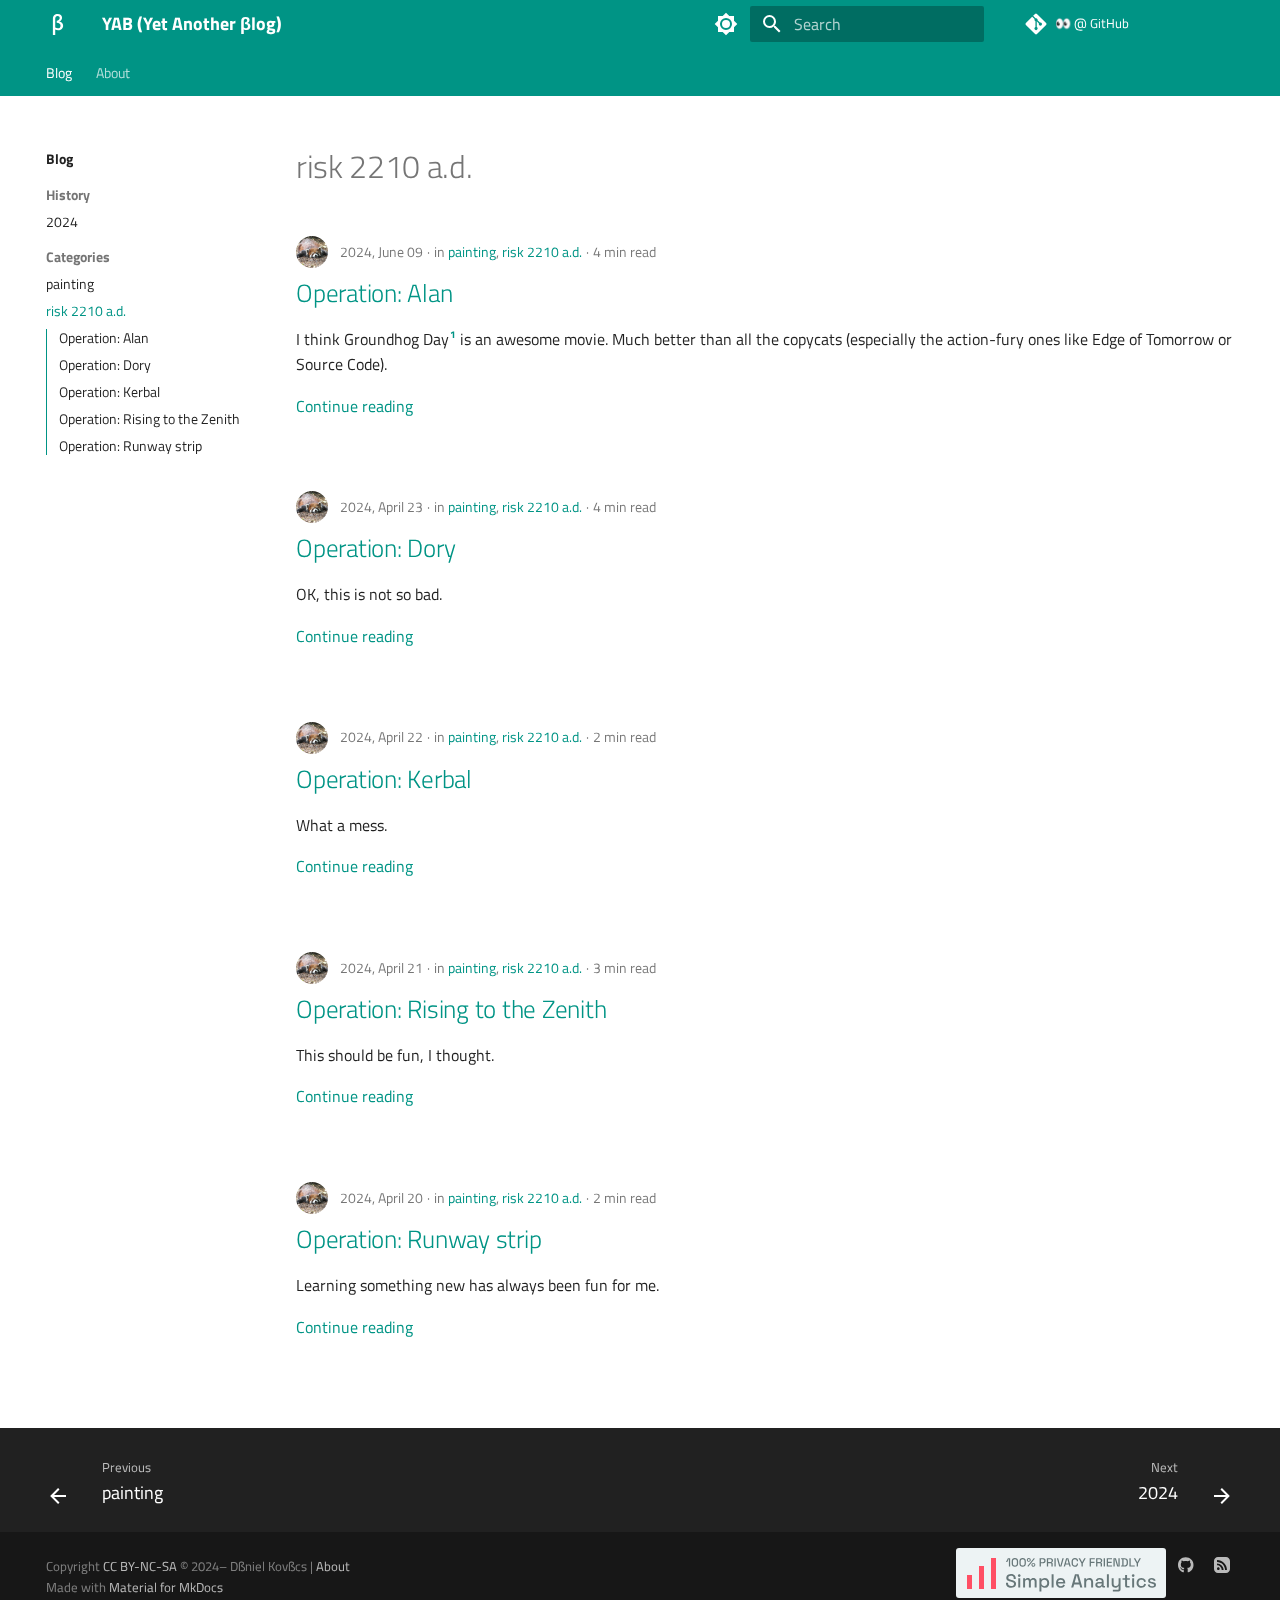
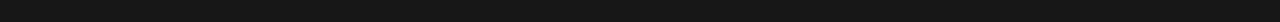
<file: category/risk-2210-ad/index.html>
<!doctype html>
<html lang="en" class="no-js">
  <head>
    
      <meta charset="utf-8">
      <meta name="viewport" content="width=device-width,initial-scale=1">
      
        <meta name="description" content="Personal βlog">
      
      
      
        <link rel="canonical" href="https://blog.kovacs.xyz/category/risk-2210-ad/">
      
      
        <link rel="prev" href="../painting/">
      
      
        <link rel="next" href="../../archive/2024/">
      
      
        <link rel="alternate" type="application/rss+xml" title="RSS feed" href="../../feed_rss_created.xml">
        <link rel="alternate" type="application/rss+xml" title="RSS feed of updated content" href="../../feed_rss_updated.xml">
      
      <link rel="icon" href="../../assets/beta-192x192.png">
      <meta name="generator" content="mkdocs-1.5.3, mkdocs-material-9.5.17">
    
    
      
        <title>risk 2210 a.d. - YAB (Yet Another βlog)</title>
      
    
    
      <link rel="stylesheet" href="../../assets/stylesheets/main.bcfcd587.min.css">
      
        
        <link rel="stylesheet" href="../../assets/stylesheets/palette.06af60db.min.css">
      
      
  
  
    
    
  
    
    
  
    
    
  
    
    
  
    
    
  
    
    
  
    
    
  
    
    
  
    
    
  
    
    
  
    
    
  
    
    
  
  
  <style>:root{--md-admonition-icon--abstract:url('data:image/svg+xml;charset=utf-8,<svg xmlns="http://www.w3.org/2000/svg" viewBox="0 0 448 512"><!--! Font Awesome Free 6.5.1 by @fontawesome - https://fontawesome.com License - https://fontawesome.com/license/free (Icons: CC BY 4.0, Fonts: SIL OFL 1.1, Code: MIT License) Copyright 2023 Fonticons, Inc.--><path d="M96 0C43 0 0 43 0 96v320c0 53 43 96 96 96h320c17.7 0 32-14.3 32-32s-14.3-32-32-32v-64c17.7 0 32-14.3 32-32V32c0-17.7-14.3-32-32-32H96zm0 384h256v64H96c-17.7 0-32-14.3-32-32s14.3-32 32-32zm32-240c0-8.8 7.2-16 16-16h192c8.8 0 16 7.2 16 16s-7.2 16-16 16H144c-8.8 0-16-7.2-16-16zm16 48h192c8.8 0 16 7.2 16 16s-7.2 16-16 16H144c-8.8 0-16-7.2-16-16s7.2-16 16-16z"/></svg>');--md-admonition-icon--bug:url('data:image/svg+xml;charset=utf-8,<svg xmlns="http://www.w3.org/2000/svg" viewBox="0 0 640 512"><!--! Font Awesome Free 6.5.1 by @fontawesome - https://fontawesome.com License - https://fontawesome.com/license/free (Icons: CC BY 4.0, Fonts: SIL OFL 1.1, Code: MIT License) Copyright 2023 Fonticons, Inc.--><path d="M320 0c17.7 0 32 14.3 32 32v64h120c39.8 0 72 32.2 72 72v272c0 39.8-32.2 72-72 72H168c-39.8 0-72-32.2-72-72V168c0-39.8 32.2-72 72-72h120V32c0-17.7 14.3-32 32-32zM208 384c-8.8 0-16 7.2-16 16s7.2 16 16 16h32c8.8 0 16-7.2 16-16s-7.2-16-16-16h-32zm96 0c-8.8 0-16 7.2-16 16s7.2 16 16 16h32c8.8 0 16-7.2 16-16s-7.2-16-16-16h-32zm96 0c-8.8 0-16 7.2-16 16s7.2 16 16 16h32c8.8 0 16-7.2 16-16s-7.2-16-16-16h-32zM264 256a40 40 0 1 0-80 0 40 40 0 1 0 80 0zm152 40a40 40 0 1 0 0-80 40 40 0 1 0 0 80zM48 224h16v192H48c-26.5 0-48-21.5-48-48v-96c0-26.5 21.5-48 48-48zm544 0c26.5 0 48 21.5 48 48v96c0 26.5-21.5 48-48 48h-16V224h16z"/></svg>');--md-admonition-icon--danger:url('data:image/svg+xml;charset=utf-8,<svg xmlns="http://www.w3.org/2000/svg" viewBox="0 0 512 512"><!--! Font Awesome Free 6.5.1 by @fontawesome - https://fontawesome.com License - https://fontawesome.com/license/free (Icons: CC BY 4.0, Fonts: SIL OFL 1.1, Code: MIT License) Copyright 2023 Fonticons, Inc.--><path d="M416 398.9c58.5-41.1 96-104.1 96-174.9C512 100.3 397.4 0 256 0S0 100.3 0 224c0 70.7 37.5 133.8 96 174.9V464c0 26.5 21.5 48 48 48h48v-48c0-8.8 7.2-16 16-16s16 7.2 16 16v48h64v-48c0-8.8 7.2-16 16-16s16 7.2 16 16v48h48c26.5 0 48-21.5 48-48v-65.1zM96 256a64 64 0 1 1 128 0 64 64 0 1 1-128 0zm256-64a64 64 0 1 1 0 128 64 64 0 1 1 0-128z"/></svg>');--md-admonition-icon--example:url('data:image/svg+xml;charset=utf-8,<svg xmlns="http://www.w3.org/2000/svg" viewBox="0 0 24 24"><path d="M5 3c-1.1 0-2 .9-2 2s-.9 2-2 2v2c1.1 0 2 .9 2 2s.9 2 2 2h2v-2H5v-1c0-1.1-.9-2-2-2 1.1 0 2-.9 2-2V5h2V3m4 0c1.1 0 2 .9 2 2s.9 2 2 2v2c-1.1 0-2 .9-2 2s-.9 2-2 2H9v-2h2v-1c0-1.1.9-2 2-2-1.1 0-2-.9-2-2V5H9V3h2m11 3v12c0 1.11-.89 2-2 2H4a2 2 0 0 1-2-2v-3h2v3h16V6h-2.97V4H20c1.11 0 2 .89 2 2Z"/></svg>');--md-admonition-icon--failure:url('data:image/svg+xml;charset=utf-8,<svg xmlns="http://www.w3.org/2000/svg" viewBox="0 0 512 512"><!--! Font Awesome Free 6.5.1 by @fontawesome - https://fontawesome.com License - https://fontawesome.com/license/free (Icons: CC BY 4.0, Fonts: SIL OFL 1.1, Code: MIT License) Copyright 2023 Fonticons, Inc.--><path d="M459.1 52.4 442.6 6.5c-1.9-3.9-6.1-6.5-10.5-6.5s-8.5 2.6-10.4 6.5l-16.5 45.9-46 16.8c-4.3 1.6-7.3 5.9-7.2 10.4 0 4.5 3 8.7 7.2 10.2l45.7 16.8 16.8 45.8c1.5 4.4 5.8 7.5 10.4 7.5s8.9-3.1 10.4-7.5l16.5-45.8 45.7-16.8c4.2-1.5 7.2-5.7 7.2-10.2 0-4.6-3-8.9-7.2-10.4l-45.6-16.8zm-132.4 53c-12.5-12.5-32.8-12.5-45.3 0l-2.9 2.9c-22-8-45.8-12.3-70.5-12.3C93.1 96 0 189.1 0 304s93.1 208 208 208 208-93.1 208-208c0-24.7-4.3-48.5-12.2-70.5l2.9-2.9c12.5-12.5 12.5-32.8 0-45.3l-80-80zM200 192c-57.4 0-104 46.6-104 104v8c0 8.8-7.2 16-16 16s-16-7.2-16-16v-8c0-75.1 60.9-136 136-136h8c8.8 0 16 7.2 16 16s-7.2 16-16 16h-8z"/></svg>');--md-admonition-icon--info:url('data:image/svg+xml;charset=utf-8,<svg xmlns="http://www.w3.org/2000/svg" viewBox="0 0 512 512"><!--! Font Awesome Free 6.5.1 by @fontawesome - https://fontawesome.com License - https://fontawesome.com/license/free (Icons: CC BY 4.0, Fonts: SIL OFL 1.1, Code: MIT License) Copyright 2023 Fonticons, Inc.--><path d="M256 512a256 256 0 1 0 0-512 256 256 0 1 0 0 512zm-40-176h24v-64h-24c-13.3 0-24-10.7-24-24s10.7-24 24-24h48c13.3 0 24 10.7 24 24v88h8c13.3 0 24 10.7 24 24s-10.7 24-24 24h-80c-13.3 0-24-10.7-24-24s10.7-24 24-24zm40-208a32 32 0 1 1 0 64 32 32 0 1 1 0-64z"/></svg>');--md-admonition-icon--note:url('data:image/svg+xml;charset=utf-8,<svg xmlns="http://www.w3.org/2000/svg" viewBox="0 0 448 512"><!--! Font Awesome Free 6.5.1 by @fontawesome - https://fontawesome.com License - https://fontawesome.com/license/free (Icons: CC BY 4.0, Fonts: SIL OFL 1.1, Code: MIT License) Copyright 2023 Fonticons, Inc.--><path d="M64 32C28.7 32 0 60.7 0 96v320c0 35.3 28.7 64 64 64h224V368c0-26.5 21.5-48 48-48h112V96c0-35.3-28.7-64-64-64H64zm384 320H336c-8.8 0-16 7.2-16 16v112l32-32 64-64 32-32z"/></svg>');--md-admonition-icon--question:url('data:image/svg+xml;charset=utf-8,<svg xmlns="http://www.w3.org/2000/svg" viewBox="0 0 512 512"><!--! Font Awesome Free 6.5.1 by @fontawesome - https://fontawesome.com License - https://fontawesome.com/license/free (Icons: CC BY 4.0, Fonts: SIL OFL 1.1, Code: MIT License) Copyright 2023 Fonticons, Inc.--><path d="M256 512a256 256 0 1 0 0-512 256 256 0 1 0 0 512zm-86.2-346.7c7.9-22.3 29.1-37.3 52.8-37.3h58.3c34.9 0 63.1 28.3 63.1 63.1 0 22.6-12.1 43.5-31.7 54.8L280 264.4c-.2 13-10.9 23.6-24 23.6-13.3 0-24-10.7-24-24v-13.5c0-8.6 4.6-16.5 12.1-20.8l44.3-25.4c4.7-2.7 7.6-7.7 7.6-13.1 0-8.4-6.8-15.1-15.1-15.1h-58.3c-3.4 0-6.4 2.1-7.5 5.3l-.4 1.2c-4.4 12.5-18.2 19-30.6 14.6s-19-18.2-14.6-30.6l.4-1.2zM224 352a32 32 0 1 1 64 0 32 32 0 1 1-64 0z"/></svg>');--md-admonition-icon--quote:url('data:image/svg+xml;charset=utf-8,<svg xmlns="http://www.w3.org/2000/svg" viewBox="0 0 448 512"><!--! Font Awesome Free 6.5.1 by @fontawesome - https://fontawesome.com License - https://fontawesome.com/license/free (Icons: CC BY 4.0, Fonts: SIL OFL 1.1, Code: MIT License) Copyright 2023 Fonticons, Inc.--><path d="M0 216C0 149.7 53.7 96 120 96h8c17.7 0 32 14.3 32 32s-14.3 32-32 32h-8c-30.9 0-56 25.1-56 56v8h64c35.3 0 64 28.7 64 64v64c0 35.3-28.7 64-64 64H64c-35.3 0-64-28.7-64-64V216zm256 0c0-66.3 53.7-120 120-120h8c17.7 0 32 14.3 32 32s-14.3 32-32 32h-8c-30.9 0-56 25.1-56 56v8h64c35.3 0 64 28.7 64 64v64c0 35.3-28.7 64-64 64h-64c-35.3 0-64-28.7-64-64V216z"/></svg>');--md-admonition-icon--success:url('data:image/svg+xml;charset=utf-8,<svg xmlns="http://www.w3.org/2000/svg" viewBox="0 0 448 512"><!--! Font Awesome Free 6.5.1 by @fontawesome - https://fontawesome.com License - https://fontawesome.com/license/free (Icons: CC BY 4.0, Fonts: SIL OFL 1.1, Code: MIT License) Copyright 2023 Fonticons, Inc.--><path d="M438.6 105.4c12.5 12.5 12.5 32.8 0 45.3l-256 256c-12.5 12.5-32.8 12.5-45.3 0l-128-128c-12.5-12.5-12.5-32.8 0-45.3s32.8-12.5 45.3 0L160 338.7l233.4-233.3c12.5-12.5 32.8-12.5 45.3 0z"/></svg>');--md-admonition-icon--tip:url('data:image/svg+xml;charset=utf-8,<svg xmlns="http://www.w3.org/2000/svg" viewBox="0 0 512 512"><!--! Font Awesome Free 6.5.1 by @fontawesome - https://fontawesome.com License - https://fontawesome.com/license/free (Icons: CC BY 4.0, Fonts: SIL OFL 1.1, Code: MIT License) Copyright 2023 Fonticons, Inc.--><path d="M480 32c0-12.9-7.8-24.6-19.8-29.6S434.5.2 425.3 9.3L381.7 53c-48 48-113.1 75-181 75H64c-35.3 0-64 28.7-64 64v96c0 35.3 28.7 64 64 64v128c0 17.7 14.3 32 32 32h64c17.7 0 32-14.3 32-32V352h8.7c67.9 0 133 27 181 75l43.6 43.6c9.2 9.2 22.9 11.9 34.9 6.9s19.8-16.6 19.8-29.6V300.4c18.6-8.8 32-32.5 32-60.4s-13.4-51.6-32-60.4V32zm-64 76.7v262.6C357.2 317.8 280.5 288 200.7 288H192v-96h8.7c79.8 0 156.5-29.8 215.3-83.3z"/></svg>');--md-admonition-icon--warning:url('data:image/svg+xml;charset=utf-8,<svg xmlns="http://www.w3.org/2000/svg" viewBox="0 0 512 512"><!--! Font Awesome Free 6.5.1 by @fontawesome - https://fontawesome.com License - https://fontawesome.com/license/free (Icons: CC BY 4.0, Fonts: SIL OFL 1.1, Code: MIT License) Copyright 2023 Fonticons, Inc.--><path d="M256 32c14.2 0 27.3 7.5 34.5 19.8l216 368c7.3 12.4 7.3 27.7.2 40.1S486.3 480 472 480H40c-14.3 0-27.6-7.7-34.7-20.1s-7-27.8.2-40.1l216-368C228.7 39.5 241.8 32 256 32zm0 128c-13.3 0-24 10.7-24 24v112c0 13.3 10.7 24 24 24s24-10.7 24-24V184c0-13.3-10.7-24-24-24zm32 224a32 32 0 1 0-64 0 32 32 0 1 0 64 0z"/></svg>');}</style>


  
  
  
  
  <style>:root{--md-annotation-icon:url('data:image/svg+xml;charset=utf-8,<svg xmlns="http://www.w3.org/2000/svg" viewBox="0 0 24 24"><path d="M11 7v2h2V7h-2m3 10v-2h-1v-4h-3v2h1v2h-1v2h4m8-5c0 5.5-4.5 10-10 10S2 17.5 2 12 6.5 2 12 2s10 4.5 10 10m-2 0c0-4.42-3.58-8-8-8s-8 3.58-8 8 3.58 8 8 8 8-3.58 8-8Z"/></svg>');}</style>


    
    
      
    
    
      
        
        
        
        <link rel="stylesheet" href="../../assets/external/fonts.googleapis.com/css.6bbf95ab.css">
        <style>:root{--md-text-font:"Titillium Web";--md-code-font:"JetBrains Mono"}</style>
      
    
    
      <link rel="stylesheet" href="../../stylesheets/before-after.css">
    
      <link rel="stylesheet" href="../../stylesheets/picture-admonition.css">
    
      <link rel="stylesheet" href="../../stylesheets/overrides.css">
    
      <link rel="stylesheet" href="../../assets/external/cdnjs.cloudflare.com/ajax/libs/KaTeX/0.16.7/katex.min.css">
    
    <script>__md_scope=new URL("../..",location),__md_hash=e=>[...e].reduce((e,_)=>(e<<5)-e+_.charCodeAt(0),0),__md_get=(e,_=localStorage,t=__md_scope)=>JSON.parse(_.getItem(t.pathname+"."+e)),__md_set=(e,_,t=localStorage,a=__md_scope)=>{try{t.setItem(a.pathname+"."+e,JSON.stringify(_))}catch(e){}}</script>
    
      

    
    
    
  </head>
  
  
    
    
      
    
    
    
    
    <body dir="ltr" data-md-color-scheme="default" data-md-color-primary="indigo" data-md-color-accent="indigo">
  
    
    <input class="md-toggle" data-md-toggle="drawer" type="checkbox" id="__drawer" autocomplete="off">
    <input class="md-toggle" data-md-toggle="search" type="checkbox" id="__search" autocomplete="off">
    <label class="md-overlay" for="__drawer"></label>
    <div data-md-component="skip">
      
        
        <a href="#risk-2210-ad" class="md-skip">
          Skip to content
        </a>
      
    </div>
    <div data-md-component="announce">
      
    </div>
    
    
      

<header class="md-header" data-md-component="header">
  <nav class="md-header__inner md-grid" aria-label="Header">
    <a href="../.." title="YAB (Yet Another βlog)" class="md-header__button md-logo" aria-label="YAB (Yet Another βlog)" data-md-component="logo">
      
  
  <svg xmlns="http://www.w3.org/2000/svg" viewBox="0 0 24 24"><path d="M9.23 17.59v5.53H6.88V6.72c0-1.45.43-2.59 1.28-3.44C9 2.43 10.17 2 11.61 2c1.39 0 2.46.34 3.26 1 .79.68 1.18 1.62 1.18 2.81 0 .82-.26 1.59-.78 2.3-.52.71-1.19 1.2-2.02 1.47v.04c1.25.2 2.22.65 2.88 1.38.66.71.99 1.62.99 2.74 0 1.32-.46 2.4-1.37 3.23-.92.83-2.12 1.24-3.62 1.24-1.06 0-2.03-.21-2.9-.62m1.49-6.84V8.83c.87-.11 1.58-.43 2.15-.97.56-.55.84-1.16.84-1.86 0-1.38-.71-2.08-2.11-2.08-.76 0-1.35.24-1.76.73-.41.49-.61 1.17-.61 2.06v8.79c.91.53 1.8.79 2.66.79.84 0 1.5-.22 1.97-.65.47-.44.7-1.06.7-1.85 0-1.79-1.28-2.79-3.84-3.04Z"/></svg>

    </a>
    <label class="md-header__button md-icon" for="__drawer">
      
      <svg xmlns="http://www.w3.org/2000/svg" viewBox="0 0 24 24"><path d="M3 6h18v2H3V6m0 5h18v2H3v-2m0 5h18v2H3v-2Z"/></svg>
    </label>
    <div class="md-header__title" data-md-component="header-title">
      <div class="md-header__ellipsis">
        <div class="md-header__topic">
          <span class="md-ellipsis">
            YAB (Yet Another βlog)
          </span>
        </div>
        <div class="md-header__topic" data-md-component="header-topic">
          <span class="md-ellipsis">
            
              risk 2210 a.d.
            
          </span>
        </div>
      </div>
    </div>
    
      
        <form class="md-header__option" data-md-component="palette">
  
    
    
    
    <input class="md-option" data-md-color-media="(prefers-color-scheme)" data-md-color-scheme="default" data-md-color-primary="indigo" data-md-color-accent="indigo"  aria-label="Switch to light mode"  type="radio" name="__palette" id="__palette_0">
    
      <label class="md-header__button md-icon" title="Switch to light mode" for="__palette_1" hidden>
        <svg xmlns="http://www.w3.org/2000/svg" viewBox="0 0 24 24"><path d="M12 8a4 4 0 0 0-4 4 4 4 0 0 0 4 4 4 4 0 0 0 4-4 4 4 0 0 0-4-4m0 10a6 6 0 0 1-6-6 6 6 0 0 1 6-6 6 6 0 0 1 6 6 6 6 0 0 1-6 6m8-9.31V4h-4.69L12 .69 8.69 4H4v4.69L.69 12 4 15.31V20h4.69L12 23.31 15.31 20H20v-4.69L23.31 12 20 8.69Z"/></svg>
      </label>
    
  
    
    
    
    <input class="md-option" data-md-color-media="(prefers-color-scheme: light)" data-md-color-scheme="default" data-md-color-primary="teal" data-md-color-accent="teal"  aria-label="Switch to dark mode"  type="radio" name="__palette" id="__palette_1">
    
      <label class="md-header__button md-icon" title="Switch to dark mode" for="__palette_2" hidden>
        <svg xmlns="http://www.w3.org/2000/svg" viewBox="0 0 24 24"><path d="M12 18c-.89 0-1.74-.2-2.5-.55C11.56 16.5 13 14.42 13 12c0-2.42-1.44-4.5-3.5-5.45C10.26 6.2 11.11 6 12 6a6 6 0 0 1 6 6 6 6 0 0 1-6 6m8-9.31V4h-4.69L12 .69 8.69 4H4v4.69L.69 12 4 15.31V20h4.69L12 23.31 15.31 20H20v-4.69L23.31 12 20 8.69Z"/></svg>
      </label>
    
  
    
    
    
    <input class="md-option" data-md-color-media="(prefers-color-scheme: dark)" data-md-color-scheme="slate" data-md-color-primary="teal" data-md-color-accent="teal"  aria-label="Switch to auto-mode (follow system preferences)"  type="radio" name="__palette" id="__palette_2">
    
      <label class="md-header__button md-icon" title="Switch to auto-mode (follow system preferences)" for="__palette_0" hidden>
        <svg xmlns="http://www.w3.org/2000/svg" viewBox="0 0 24 24"><path d="m14.3 16-.7-2h-3.2l-.7 2H7.8L11 7h2l3.2 9h-1.9M20 8.69V4h-4.69L12 .69 8.69 4H4v4.69L.69 12 4 15.31V20h4.69L12 23.31 15.31 20H20v-4.69L23.31 12 20 8.69m-9.15 3.96h2.3L12 9l-1.15 3.65Z"/></svg>
      </label>
    
  
</form>
      
    
    
      <script>var media,input,key,value,palette=__md_get("__palette");if(palette&&palette.color){"(prefers-color-scheme)"===palette.color.media&&(media=matchMedia("(prefers-color-scheme: light)"),input=document.querySelector(media.matches?"[data-md-color-media='(prefers-color-scheme: light)']":"[data-md-color-media='(prefers-color-scheme: dark)']"),palette.color.media=input.getAttribute("data-md-color-media"),palette.color.scheme=input.getAttribute("data-md-color-scheme"),palette.color.primary=input.getAttribute("data-md-color-primary"),palette.color.accent=input.getAttribute("data-md-color-accent"));for([key,value]of Object.entries(palette.color))document.body.setAttribute("data-md-color-"+key,value)}</script>
    
    
    
      <label class="md-header__button md-icon" for="__search">
        
        <svg xmlns="http://www.w3.org/2000/svg" viewBox="0 0 24 24"><path d="M9.5 3A6.5 6.5 0 0 1 16 9.5c0 1.61-.59 3.09-1.56 4.23l.27.27h.79l5 5-1.5 1.5-5-5v-.79l-.27-.27A6.516 6.516 0 0 1 9.5 16 6.5 6.5 0 0 1 3 9.5 6.5 6.5 0 0 1 9.5 3m0 2C7 5 5 7 5 9.5S7 14 9.5 14 14 12 14 9.5 12 5 9.5 5Z"/></svg>
      </label>
      <div class="md-search" data-md-component="search" role="dialog">
  <label class="md-search__overlay" for="__search"></label>
  <div class="md-search__inner" role="search">
    <form class="md-search__form" name="search">
      <input type="text" class="md-search__input" name="query" aria-label="Search" placeholder="Search" autocapitalize="off" autocorrect="off" autocomplete="off" spellcheck="false" data-md-component="search-query" required>
      <label class="md-search__icon md-icon" for="__search">
        
        <svg xmlns="http://www.w3.org/2000/svg" viewBox="0 0 24 24"><path d="M9.5 3A6.5 6.5 0 0 1 16 9.5c0 1.61-.59 3.09-1.56 4.23l.27.27h.79l5 5-1.5 1.5-5-5v-.79l-.27-.27A6.516 6.516 0 0 1 9.5 16 6.5 6.5 0 0 1 3 9.5 6.5 6.5 0 0 1 9.5 3m0 2C7 5 5 7 5 9.5S7 14 9.5 14 14 12 14 9.5 12 5 9.5 5Z"/></svg>
        
        <svg xmlns="http://www.w3.org/2000/svg" viewBox="0 0 24 24"><path d="M20 11v2H8l5.5 5.5-1.42 1.42L4.16 12l7.92-7.92L13.5 5.5 8 11h12Z"/></svg>
      </label>
      <nav class="md-search__options" aria-label="Search">
        
        <button type="reset" class="md-search__icon md-icon" title="Clear" aria-label="Clear" tabindex="-1">
          
          <svg xmlns="http://www.w3.org/2000/svg" viewBox="0 0 24 24"><path d="M19 6.41 17.59 5 12 10.59 6.41 5 5 6.41 10.59 12 5 17.59 6.41 19 12 13.41 17.59 19 19 17.59 13.41 12 19 6.41Z"/></svg>
        </button>
      </nav>
      
    </form>
    <div class="md-search__output">
      <div class="md-search__scrollwrap" data-md-scrollfix>
        <div class="md-search-result" data-md-component="search-result">
          <div class="md-search-result__meta">
            Initializing search
          </div>
          <ol class="md-search-result__list" role="presentation"></ol>
        </div>
      </div>
    </div>
  </div>
</div>
    
    
      <div class="md-header__source">
        <a href="https://github.com/AFulgens/afulgens.github.io" title="Go to repository" class="md-source" data-md-component="source">
  <div class="md-source__icon md-icon">
    
    <svg xmlns="http://www.w3.org/2000/svg" viewBox="0 0 448 512"><!--! Font Awesome Free 6.5.1 by @fontawesome - https://fontawesome.com License - https://fontawesome.com/license/free (Icons: CC BY 4.0, Fonts: SIL OFL 1.1, Code: MIT License) Copyright 2023 Fonticons, Inc.--><path d="M439.55 236.05 244 40.45a28.87 28.87 0 0 0-40.81 0l-40.66 40.63 51.52 51.52c27.06-9.14 52.68 16.77 43.39 43.68l49.66 49.66c34.23-11.8 61.18 31 35.47 56.69-26.49 26.49-70.21-2.87-56-37.34L240.22 199v121.85c25.3 12.54 22.26 41.85 9.08 55a34.34 34.34 0 0 1-48.55 0c-17.57-17.6-11.07-46.91 11.25-56v-123c-20.8-8.51-24.6-30.74-18.64-45L142.57 101 8.45 235.14a28.86 28.86 0 0 0 0 40.81l195.61 195.6a28.86 28.86 0 0 0 40.8 0l194.69-194.69a28.86 28.86 0 0 0 0-40.81z"/></svg>
  </div>
  <div class="md-source__repository">
    👀 @ GitHub
  </div>
</a>
      </div>
    
  </nav>
  
</header>
    
    <div class="md-container" data-md-component="container">
      
      
        
          
            
<nav class="md-tabs" aria-label="Tabs" data-md-component="tabs">
  <div class="md-grid">
    <ul class="md-tabs__list">
      
        
  
  
    
  
  
    
    
      <li class="md-tabs__item md-tabs__item--active">
        <a href="../.." class="md-tabs__link">
          
  
    
  
  Blog

        </a>
      </li>
    
  

      
        
  
  
  
    <li class="md-tabs__item">
      <a href="../../about/" class="md-tabs__link">
        
  
    
  
  About

      </a>
    </li>
  

      
    </ul>
  </div>
</nav>
          
        
      
      <main class="md-main" data-md-component="main">
        <div class="md-main__inner md-grid">
          
            
              
              <div class="md-sidebar md-sidebar--primary" data-md-component="sidebar" data-md-type="navigation" >
                <div class="md-sidebar__scrollwrap">
                  <div class="md-sidebar__inner">
                    


  


  

<nav class="md-nav md-nav--primary md-nav--lifted md-nav--integrated" aria-label="Navigation" data-md-level="0">
  <label class="md-nav__title" for="__drawer">
    <a href="../.." title="YAB (Yet Another βlog)" class="md-nav__button md-logo" aria-label="YAB (Yet Another βlog)" data-md-component="logo">
      
  
  <svg xmlns="http://www.w3.org/2000/svg" viewBox="0 0 24 24"><path d="M9.23 17.59v5.53H6.88V6.72c0-1.45.43-2.59 1.28-3.44C9 2.43 10.17 2 11.61 2c1.39 0 2.46.34 3.26 1 .79.68 1.18 1.62 1.18 2.81 0 .82-.26 1.59-.78 2.3-.52.71-1.19 1.2-2.02 1.47v.04c1.25.2 2.22.65 2.88 1.38.66.71.99 1.62.99 2.74 0 1.32-.46 2.4-1.37 3.23-.92.83-2.12 1.24-3.62 1.24-1.06 0-2.03-.21-2.9-.62m1.49-6.84V8.83c.87-.11 1.58-.43 2.15-.97.56-.55.84-1.16.84-1.86 0-1.38-.71-2.08-2.11-2.08-.76 0-1.35.24-1.76.73-.41.49-.61 1.17-.61 2.06v8.79c.91.53 1.8.79 2.66.79.84 0 1.5-.22 1.97-.65.47-.44.7-1.06.7-1.85 0-1.79-1.28-2.79-3.84-3.04Z"/></svg>

    </a>
    YAB (Yet Another βlog)
  </label>
  
    <div class="md-nav__source">
      <a href="https://github.com/AFulgens/afulgens.github.io" title="Go to repository" class="md-source" data-md-component="source">
  <div class="md-source__icon md-icon">
    
    <svg xmlns="http://www.w3.org/2000/svg" viewBox="0 0 448 512"><!--! Font Awesome Free 6.5.1 by @fontawesome - https://fontawesome.com License - https://fontawesome.com/license/free (Icons: CC BY 4.0, Fonts: SIL OFL 1.1, Code: MIT License) Copyright 2023 Fonticons, Inc.--><path d="M439.55 236.05 244 40.45a28.87 28.87 0 0 0-40.81 0l-40.66 40.63 51.52 51.52c27.06-9.14 52.68 16.77 43.39 43.68l49.66 49.66c34.23-11.8 61.18 31 35.47 56.69-26.49 26.49-70.21-2.87-56-37.34L240.22 199v121.85c25.3 12.54 22.26 41.85 9.08 55a34.34 34.34 0 0 1-48.55 0c-17.57-17.6-11.07-46.91 11.25-56v-123c-20.8-8.51-24.6-30.74-18.64-45L142.57 101 8.45 235.14a28.86 28.86 0 0 0 0 40.81l195.61 195.6a28.86 28.86 0 0 0 40.8 0l194.69-194.69a28.86 28.86 0 0 0 0-40.81z"/></svg>
  </div>
  <div class="md-source__repository">
    👀 @ GitHub
  </div>
</a>
    </div>
  
  <ul class="md-nav__list" data-md-scrollfix>
    
      
      
  
  
    
  
  
  
    
    
      
        
          
        
      
        
      
        
      
    
    
      
        
        
      
      
        
      
    
    
    <li class="md-nav__item md-nav__item--active md-nav__item--section md-nav__item--nested">
      
        
        
        <input class="md-nav__toggle md-toggle " type="checkbox" id="__nav_1" checked>
        
          
          
          <div class="md-nav__link md-nav__container">
            <a href="../.." class="md-nav__link ">
              
  
  <span class="md-ellipsis">
    Blog
  </span>
  

            </a>
            
              
              <label class="md-nav__link " for="__nav_1" id="__nav_1_label" tabindex="">
                <span class="md-nav__icon md-icon"></span>
              </label>
            
          </div>
        
        <nav class="md-nav" data-md-level="1" aria-labelledby="__nav_1_label" aria-expanded="true">
          <label class="md-nav__title" for="__nav_1">
            <span class="md-nav__icon md-icon"></span>
            Blog
          </label>
          <ul class="md-nav__list" data-md-scrollfix>
            
              
            
              
                
  
  
  
  
    
    
      
        
      
    
    
      
      
        
          
          
        
      
    
    
    <li class="md-nav__item md-nav__item--section md-nav__item--nested">
      
        
        
        <input class="md-nav__toggle md-toggle " type="checkbox" id="__nav_1_2" >
        
          
          <label class="md-nav__link" for="__nav_1_2" id="__nav_1_2_label" tabindex="">
            
  
  <span class="md-ellipsis">
    History
  </span>
  

            <span class="md-nav__icon md-icon"></span>
          </label>
        
        <nav class="md-nav" data-md-level="2" aria-labelledby="__nav_1_2_label" aria-expanded="false">
          <label class="md-nav__title" for="__nav_1_2">
            <span class="md-nav__icon md-icon"></span>
            History
          </label>
          <ul class="md-nav__list" data-md-scrollfix>
            
              
                
  
  
  
    
  
  
    <li class="md-nav__item">
      <a href="../../archive/2024/" class="md-nav__link">
        
  
  <span class="md-ellipsis">
    2024
  </span>
  

      </a>
    </li>
  

              
            
          </ul>
        </nav>
      
    </li>
  

              
            
              
                
  
  
    
  
  
  
    
    
      
        
      
        
      
    
    
      
      
        
          
          
        
      
    
    
    <li class="md-nav__item md-nav__item--active md-nav__item--section md-nav__item--nested">
      
        
        
        <input class="md-nav__toggle md-toggle " type="checkbox" id="__nav_1_3" checked>
        
          
          <label class="md-nav__link" for="__nav_1_3" id="__nav_1_3_label" tabindex="">
            
  
  <span class="md-ellipsis">
    Categories
  </span>
  

            <span class="md-nav__icon md-icon"></span>
          </label>
        
        <nav class="md-nav" data-md-level="2" aria-labelledby="__nav_1_3_label" aria-expanded="true">
          <label class="md-nav__title" for="__nav_1_3">
            <span class="md-nav__icon md-icon"></span>
            Categories
          </label>
          <ul class="md-nav__list" data-md-scrollfix>
            
              
                
  
  
  
    
  
  
    <li class="md-nav__item">
      <a href="../painting/" class="md-nav__link">
        
  
  <span class="md-ellipsis">
    painting
  </span>
  

      </a>
    </li>
  

              
            
              
                
  
  
    
  
  
    
      
    
  
  
    <li class="md-nav__item md-nav__item--active">
      
      <input class="md-nav__toggle md-toggle" type="checkbox" id="__toc">
      
      
        
      
      
        <label class="md-nav__link md-nav__link--active" for="__toc">
          
  
  <span class="md-ellipsis">
    risk 2210 a.d.
  </span>
  

          <span class="md-nav__icon md-icon"></span>
        </label>
      
      <a href="./" class="md-nav__link md-nav__link--active">
        
  
  <span class="md-ellipsis">
    risk 2210 a.d.
  </span>
  

      </a>
      
        

<nav class="md-nav md-nav--secondary" aria-label="Table of contents">
  
  
  
    
  
  
    <label class="md-nav__title" for="__toc">
      <span class="md-nav__icon md-icon"></span>
      Table of contents
    </label>
    <ul class="md-nav__list" data-md-component="toc" data-md-scrollfix>
      
        <li class="md-nav__item">
  <a href="#operation-alan" class="md-nav__link">
    <span class="md-ellipsis">
      Operation: Alan
    </span>
  </a>
  
</li>
      
        <li class="md-nav__item">
  <a href="#operation-dory" class="md-nav__link">
    <span class="md-ellipsis">
      Operation: Dory
    </span>
  </a>
  
</li>
      
        <li class="md-nav__item">
  <a href="#operation-kerbal" class="md-nav__link">
    <span class="md-ellipsis">
      Operation: Kerbal
    </span>
  </a>
  
</li>
      
        <li class="md-nav__item">
  <a href="#operation-rising-to-the-zenith" class="md-nav__link">
    <span class="md-ellipsis">
      Operation: Rising to the Zenith
    </span>
  </a>
  
</li>
      
        <li class="md-nav__item">
  <a href="#operation-runway-strip" class="md-nav__link">
    <span class="md-ellipsis">
      Operation: Runway strip
    </span>
  </a>
  
</li>
      
    </ul>
  
</nav>
      
    </li>
  

              
            
          </ul>
        </nav>
      
    </li>
  

              
            
          </ul>
        </nav>
      
    </li>
  

    
      
      
  
  
  
  
    <li class="md-nav__item">
      <a href="../../about/" class="md-nav__link">
        
  
    <svg xmlns="http://www.w3.org/2000/svg" viewBox="0 0 24 24"><path d="M13.5 4A1.5 1.5 0 0 0 12 5.5 1.5 1.5 0 0 0 13.5 7 1.5 1.5 0 0 0 15 5.5 1.5 1.5 0 0 0 13.5 4m-.36 4.77c-1.19.1-4.44 2.69-4.44 2.69-.2.15-.14.14.02.42.16.27.14.29.33.16.2-.13.53-.34 1.08-.68 2.12-1.36.34 1.78-.57 7.07-.36 2.62 2 1.27 2.61.87.6-.39 2.21-1.5 2.37-1.61.22-.15.06-.27-.11-.52-.12-.17-.24-.05-.24-.05-.65.43-1.84 1.33-2 .76-.19-.57 1.03-4.48 1.7-7.17.11-.64.41-2.04-.75-1.94Z"/></svg>
  
  <span class="md-ellipsis">
    About
  </span>
  

      </a>
    </li>
  

    
  </ul>
</nav>
                  </div>
                </div>
              </div>
            
            
          
          
  <div class="md-content" data-md-component="content">
    <div class="md-content__inner">
      <header class="md-typeset">
        <h1 id="risk-2210-ad">risk 2210 a.d.<a class="headerlink" href="#risk-2210-ad" title="Permanent link">&para;</a></h1>
      </header>
      
        <article class="md-post md-post--excerpt">
  <header class="md-post__header">
    
      <nav class="md-post__authors md-typeset">
        
          <span class="md-author">
            <img src="../../assets/external/github.com/afulgens.png.jpg" alt="Dßniel Kovßcs">
          </span>
        
      </nav>
    
    <div class="md-post__meta md-meta">
      <ul class="md-meta__list">
        <li class="md-meta__item">
          <time datetime="2024-06-09 00:00:00">2024, June 09</time></li>
        
          <li class="md-meta__item">
            in
            
              <a href="../painting/" class="md-meta__link">painting</a>, 
              <a href="./" class="md-meta__link">risk 2210 a.d.</a></li>
        
        
          
          <li class="md-meta__item">
            
              4 min read
            
          </li>
        
      </ul>
      
    </div>
  </header>
  <div class="md-post__content md-typeset">
    <h2 id="operation-alan"><a class="toclink" href="../../2024/06/09/operation-allen/">Operation: Alan</a></h2>
<p>I think Groundhog Day<sup id="fnref4:1"><a class="footnote-ref" href="../../2024/06/09/operation-allen/#fn:1">1</a></sup> is an awesome movie. Much better than all the copycats (especially the action-fury ones like Edge of Tomorrow or Source Code).</p>

    
      <nav class="md-post__action">
        <a href="../../2024/06/09/operation-allen/">
          Continue reading
        </a>
      </nav>
    
  </div>
</article>
      
        <article class="md-post md-post--excerpt">
  <header class="md-post__header">
    
      <nav class="md-post__authors md-typeset">
        
          <span class="md-author">
            <img src="../../assets/external/github.com/afulgens.png.jpg" alt="Dßniel Kovßcs">
          </span>
        
      </nav>
    
    <div class="md-post__meta md-meta">
      <ul class="md-meta__list">
        <li class="md-meta__item">
          <time datetime="2024-04-23 00:00:00">2024, April 23</time></li>
        
          <li class="md-meta__item">
            in
            
              <a href="../painting/" class="md-meta__link">painting</a>, 
              <a href="./" class="md-meta__link">risk 2210 a.d.</a></li>
        
        
          
          <li class="md-meta__item">
            
              4 min read
            
          </li>
        
      </ul>
      
    </div>
  </header>
  <div class="md-post__content md-typeset">
    <h2 id="operation-dory"><a class="toclink" href="../../2024/04/23/operation-dory/">Operation: Dory</a></h2>
<p>OK, this is not so bad.</p>

    
      <nav class="md-post__action">
        <a href="../../2024/04/23/operation-dory/">
          Continue reading
        </a>
      </nav>
    
  </div>
</article>
      
        <article class="md-post md-post--excerpt">
  <header class="md-post__header">
    
      <nav class="md-post__authors md-typeset">
        
          <span class="md-author">
            <img src="../../assets/external/github.com/afulgens.png.jpg" alt="Dßniel Kovßcs">
          </span>
        
      </nav>
    
    <div class="md-post__meta md-meta">
      <ul class="md-meta__list">
        <li class="md-meta__item">
          <time datetime="2024-04-22 00:00:00">2024, April 22</time></li>
        
          <li class="md-meta__item">
            in
            
              <a href="../painting/" class="md-meta__link">painting</a>, 
              <a href="./" class="md-meta__link">risk 2210 a.d.</a></li>
        
        
          
          <li class="md-meta__item">
            
              2 min read
            
          </li>
        
      </ul>
      
    </div>
  </header>
  <div class="md-post__content md-typeset">
    <h2 id="operation-kerbal"><a class="toclink" href="../../2024/04/22/operation-kerbal/">Operation: Kerbal</a></h2>
<p>What a mess.</p>

    
      <nav class="md-post__action">
        <a href="../../2024/04/22/operation-kerbal/">
          Continue reading
        </a>
      </nav>
    
  </div>
</article>
      
        <article class="md-post md-post--excerpt">
  <header class="md-post__header">
    
      <nav class="md-post__authors md-typeset">
        
          <span class="md-author">
            <img src="../../assets/external/github.com/afulgens.png.jpg" alt="Dßniel Kovßcs">
          </span>
        
      </nav>
    
    <div class="md-post__meta md-meta">
      <ul class="md-meta__list">
        <li class="md-meta__item">
          <time datetime="2024-04-21 00:00:00">2024, April 21</time></li>
        
          <li class="md-meta__item">
            in
            
              <a href="../painting/" class="md-meta__link">painting</a>, 
              <a href="./" class="md-meta__link">risk 2210 a.d.</a></li>
        
        
          
          <li class="md-meta__item">
            
              3 min read
            
          </li>
        
      </ul>
      
    </div>
  </header>
  <div class="md-post__content md-typeset">
    <h2 id="operation-rising-to-the-zenith"><a class="toclink" href="../../2024/04/21/operation-rising-to-the-zenith/">Operation: Rising to the Zenith</a></h2>
<p>This should be fun, I thought.</p>

    
      <nav class="md-post__action">
        <a href="../../2024/04/21/operation-rising-to-the-zenith/">
          Continue reading
        </a>
      </nav>
    
  </div>
</article>
      
        <article class="md-post md-post--excerpt">
  <header class="md-post__header">
    
      <nav class="md-post__authors md-typeset">
        
          <span class="md-author">
            <img src="../../assets/external/github.com/afulgens.png.jpg" alt="Dßniel Kovßcs">
          </span>
        
      </nav>
    
    <div class="md-post__meta md-meta">
      <ul class="md-meta__list">
        <li class="md-meta__item">
          <time datetime="2024-04-20 00:00:00">2024, April 20</time></li>
        
          <li class="md-meta__item">
            in
            
              <a href="../painting/" class="md-meta__link">painting</a>, 
              <a href="./" class="md-meta__link">risk 2210 a.d.</a></li>
        
        
          
          <li class="md-meta__item">
            
              2 min read
            
          </li>
        
      </ul>
      
    </div>
  </header>
  <div class="md-post__content md-typeset">
    <h2 id="operation-runway-strip"><a class="toclink" href="../../2024/04/20/operation-runway-strip/">Operation: Runway strip</a></h2>
<p>Learning something new has always been fun for me.</p>

    
      <nav class="md-post__action">
        <a href="../../2024/04/20/operation-runway-strip/">
          Continue reading
        </a>
      </nav>
    
  </div>
</article>
      
      
        
          



<nav class="md-pagination">
  
</nav>
        
      
    </div>
  </div>

          
  <script>var tabs=__md_get("__tabs");if(Array.isArray(tabs))e:for(var set of document.querySelectorAll(".tabbed-set")){var tab,labels=set.querySelector(".tabbed-labels");for(tab of tabs)for(var label of labels.getElementsByTagName("label"))if(label.innerText.trim()===tab){var input=document.getElementById(label.htmlFor);input.checked=!0;continue e}}</script>

<script>var target=document.getElementById(location.hash.slice(1));target&&target.name&&(target.checked=target.name.startsWith("__tabbed_"))</script>
        </div>
        
          <button type="button" class="md-top md-icon" data-md-component="top" hidden>
  
  <svg xmlns="http://www.w3.org/2000/svg" viewBox="0 0 24 24"><path d="M13 20h-2V8l-5.5 5.5-1.42-1.42L12 4.16l7.92 7.92-1.42 1.42L13 8v12Z"/></svg>
  Back to top
</button>
        
      </main>
      
        <footer class="md-footer">
  
    
      
      <nav class="md-footer__inner md-grid" aria-label="Footer" >
        
          
          <a href="../painting/" class="md-footer__link md-footer__link--prev" aria-label="Previous: painting">
            <div class="md-footer__button md-icon">
              
              <svg xmlns="http://www.w3.org/2000/svg" viewBox="0 0 24 24"><path d="M20 11v2H8l5.5 5.5-1.42 1.42L4.16 12l7.92-7.92L13.5 5.5 8 11h12Z"/></svg>
            </div>
            <div class="md-footer__title">
              <span class="md-footer__direction">
                Previous
              </span>
              <div class="md-ellipsis">
                painting
              </div>
            </div>
          </a>
        
        
          
          <a href="../../archive/2024/" class="md-footer__link md-footer__link--next" aria-label="Next: 2024">
            <div class="md-footer__title">
              <span class="md-footer__direction">
                Next
              </span>
              <div class="md-ellipsis">
                2024
              </div>
            </div>
            <div class="md-footer__button md-icon">
              
              <svg xmlns="http://www.w3.org/2000/svg" viewBox="0 0 24 24"><path d="M4 11v2h12l-5.5 5.5 1.42 1.42L19.84 12l-7.92-7.92L10.5 5.5 16 11H4Z"/></svg>
            </div>
          </a>
        
      </nav>
    
  
  <div class="md-footer-meta md-typeset">
    <div class="md-footer-meta__inner md-grid">
      <!--
  Copyright (c) 2016-2023 Martin Donath <martin.donath@squidfunk.com>

  Permission is hereby granted, free of charge, to any person obtaining a copy
  of this software and associated documentation files (the "Software"), to
  deal in the Software without restriction, including without limitation the
  rights to use, copy, modify, merge, publish, distribute, sublicense, and/or
  sell copies of the Software, and to permit persons to whom the Software is
  furnished to do so, subject to the following conditions:

  The above copyright notice and this permission notice shall be included in
  all copies or substantial portions of the Software.

  THE SOFTWARE IS PROVIDED "AS IS", WITHOUT WARRANTY OF ANY KIND, EXPRESS OR
  IMPLIED, INCLUDING BUT NOT LIMITED TO THE WARRANTIES OF MERCHANTABILITY,
  FITNESS FOR A PARTICULAR PURPOSE AND NON-INFRINGEMENT. IN NO EVENT SHALL THE
  AUTHORS OR COPYRIGHT HOLDERS BE LIABLE FOR ANY CLAIM, DAMAGES OR OTHER
  LIABILITY, WHETHER IN AN ACTION OF CONTRACT, TORT OR OTHERWISE, ARISING
  FROM, OUT OF OR IN CONNECTION WITH THE SOFTWARE OR THE USE OR OTHER DEALINGS
  IN THE SOFTWARE.
-->

<!-- Copyright and theme information -->
<div class="md-copyright">
	<!-- PATCH BEGIN: remove injected copyright information and hardwire ours -->
	<!--  -->
	Copyright <a href="https://creativecommons.org/licenses/by-nc-sa/4.0/">CC BY-NC-SA</a> &copy; 2024&ndash; Dßniel Kovßcs | <a href="/about/">About</a>
	<br/>
	<!-- PATCH END -->
	
	  Made with
	  <a href="https://squidfunk.github.io/mkdocs-material/" target="_blank" rel="noopener">
		Material for MkDocs
	  </a>
	
  </div>
      
        <!--
  Copyright (c) 2016-2023 Martin Donath <martin.donath@squidfunk.com>

  Permission is hereby granted, free of charge, to any person obtaining a copy
  of this software and associated documentation files (the "Software"), to
  deal in the Software without restriction, including without limitation the
  rights to use, copy, modify, merge, publish, distribute, sublicense, and/or
  sell copies of the Software, and to permit persons to whom the Software is
  furnished to do so, subject to the following conditions:

  The above copyright notice and this permission notice shall be included in
  all copies or substantial portions of the Software.

  THE SOFTWARE IS PROVIDED "AS IS", WITHOUT WARRANTY OF ANY KIND, EXPRESS OR
  IMPLIED, INCLUDING BUT NOT LIMITED TO THE WARRANTIES OF MERCHANTABILITY,
  FITNESS FOR A PARTICULAR PURPOSE AND NON-INFRINGEMENT. IN NO EVENT SHALL THE
  AUTHORS OR COPYRIGHT HOLDERS BE LIABLE FOR ANY CLAIM, DAMAGES OR OTHER
  LIABILITY, WHETHER IN AN ACTION OF CONTRACT, TORT OR OTHERWISE, ARISING
  FROM, OUT OF OR IN CONNECTION WITH THE SOFTWARE OR THE USE OR OTHER DEALINGS
  IN THE SOFTWARE.
-->

<!-- Social links -->
<div class="md-social">
	<!-- PATCH BEGIN: Add SimpleAnalytics badge here -->
	<a href="https://simpleanalytics.com/?utm_source=blog.kovacs.xyz&amp;utm_content=badge" referrerpolicy="origin" target="_blank">
		<picture>
			<source
			  srcset="https://simpleanalyticsbadges.com/blog.kovacs.xyz?mode=dark"
			  media="(prefers-color-scheme: dark)" />
			<img src="../../assets/external/simpleanalyticsbadges.com/blog.kovacs.cd804b57.xyz.svg" loading="lazy" referrerpolicy="no-referrer" crossorigin="anonymous">
		</picture>
	</a>
	<!-- PATCH END -->
	

	  <!-- Automatically set rel=me for Mastodon -->
	  
	  

	  <!-- Compute title and render link -->
	  
	  
		
		
	  
	  <a href="https://github.com/AFulgens" target="_blank" rel="noopener" title="github.com" class="md-social__link">
		<svg xmlns="http://www.w3.org/2000/svg" viewBox="0 0 496 512"><!--! Font Awesome Free 6.5.1 by @fontawesome - https://fontawesome.com License - https://fontawesome.com/license/free (Icons: CC BY 4.0, Fonts: SIL OFL 1.1, Code: MIT License) Copyright 2023 Fonticons, Inc.--><path d="M165.9 397.4c0 2-2.3 3.6-5.2 3.6-3.3.3-5.6-1.3-5.6-3.6 0-2 2.3-3.6 5.2-3.6 3-.3 5.6 1.3 5.6 3.6zm-31.1-4.5c-.7 2 1.3 4.3 4.3 4.9 2.6 1 5.6 0 6.2-2s-1.3-4.3-4.3-5.2c-2.6-.7-5.5.3-6.2 2.3zm44.2-1.7c-2.9.7-4.9 2.6-4.6 4.9.3 2 2.9 3.3 5.9 2.6 2.9-.7 4.9-2.6 4.6-4.6-.3-1.9-3-3.2-5.9-2.9zM244.8 8C106.1 8 0 113.3 0 252c0 110.9 69.8 205.8 169.5 239.2 12.8 2.3 17.3-5.6 17.3-12.1 0-6.2-.3-40.4-.3-61.4 0 0-70 15-84.7-29.8 0 0-11.4-29.1-27.8-36.6 0 0-22.9-15.7 1.6-15.4 0 0 24.9 2 38.6 25.8 21.9 38.6 58.6 27.5 72.9 20.9 2.3-16 8.8-27.1 16-33.7-55.9-6.2-112.3-14.3-112.3-110.5 0-27.5 7.6-41.3 23.6-58.9-2.6-6.5-11.1-33.3 2.6-67.9 20.9-6.5 69 27 69 27 20-5.6 41.5-8.5 62.8-8.5s42.8 2.9 62.8 8.5c0 0 48.1-33.6 69-27 13.7 34.7 5.2 61.4 2.6 67.9 16 17.7 25.8 31.5 25.8 58.9 0 96.5-58.9 104.2-114.8 110.5 9.2 7.9 17 22.9 17 46.4 0 33.7-.3 75.4-.3 83.6 0 6.5 4.6 14.4 17.3 12.1C428.2 457.8 496 362.9 496 252 496 113.3 383.5 8 244.8 8zM97.2 352.9c-1.3 1-1 3.3.7 5.2 1.6 1.6 3.9 2.3 5.2 1 1.3-1 1-3.3-.7-5.2-1.6-1.6-3.9-2.3-5.2-1zm-10.8-8.1c-.7 1.3.3 2.9 2.3 3.9 1.6 1 3.6.7 4.3-.7.7-1.3-.3-2.9-2.3-3.9-2-.6-3.6-.3-4.3.7zm32.4 35.6c-1.6 1.3-1 4.3 1.3 6.2 2.3 2.3 5.2 2.6 6.5 1 1.3-1.3.7-4.3-1.3-6.2-2.2-2.3-5.2-2.6-6.5-1zm-11.4-14.7c-1.6 1-1.6 3.6 0 5.9 1.6 2.3 4.3 3.3 5.6 2.3 1.6-1.3 1.6-3.9 0-6.2-1.4-2.3-4-3.3-5.6-2z"/></svg>
	  </a>
	
	<a href="/feed_rss_created.xml" target="_blank" rel="noopener" title="YAB RSS Feed" class="md-social__link">
		<!-- Uploaded to: SVG Repo, www.svgrepo.com, Generator: SVG Repo Mixer Tools -->
		<svg fill="#000000" height="800px" width="800px" version="1.1" id="Layer_1" xmlns="http://www.w3.org/2000/svg" xmlns:xlink="http://www.w3.org/1999/xlink" viewBox="0 0 504.4 504.4" xml:space="preserve">
			<g><g><path d="M377.6,0.2H126.4C56.8,0.2,0,57,0,126.6v251.6c0,69.2,56.8,126,126.4,126H378c69.6,0,126.4-56.8,126.4-126.4V126.6
				C504,57,447.2,0.2,377.6,0.2z M136.8,409c-23.2,0-42-18.8-42-41.6c0-23.2,18.8-41.6,42-41.6c23.2,0,42,18.8,42,41.6
				C178.8,390.2,160,409,136.8,409z M242,408.2c0-40-14.8-76-42.4-103.6c-28-28-63.6-42.4-103.6-42.4v-60.4
				c112,0,206.4,94.4,206.4,206.4H242z M348.8,408.2c0-140-112.8-252.8-252.8-252.8V95c172,0,313.2,141.2,313.2,313.2H348.8z"/></g></g>
		</svg>
	</a>
  </div>
      
    </div>
  </div>
</footer>
      
    </div>
    <div class="md-dialog" data-md-component="dialog">
      <div class="md-dialog__inner md-typeset"></div>
    </div>
    
      <!--
  Copyright (c) 2016-2023 Martin Donath <martin.donath@squidfunk.com>

  Permission is hereby granted, free of charge, to any person obtaining a copy
  of this software and associated documentation files (the "Software"), to
  deal in the Software without restriction, including without limitation the
  rights to use, copy, modify, merge, publish, distribute, sublicense, and/or
  sell copies of the Software, and to permit persons to whom the Software is
  furnished to do so, subject to the following conditions:

  The above copyright notice and this permission notice shall be included in
  all copies or substantial portions of the Software.

  THE SOFTWARE IS PROVIDED "AS IS", WITHOUT WARRANTY OF ANY KIND, EXPRESS OR
  IMPLIED, INCLUDING BUT NOT LIMITED TO THE WARRANTIES OF MERCHANTABILITY,
  FITNESS FOR A PARTICULAR PURPOSE AND NON-INFRINGEMENT. IN NO EVENT SHALL THE
  AUTHORS OR COPYRIGHT HOLDERS BE LIABLE FOR ANY CLAIM, DAMAGES OR OTHER
  LIABILITY, WHETHER IN AN ACTION OF CONTRACT, TORT OR OTHERWISE, ARISING
  FROM, OUT OF OR IN CONNECTION WITH THE SOFTWARE OR THE USE OR OTHER DEALINGS
  IN THE SOFTWARE.
-->

<!-- Progress indicator -->
<div class="md-progress" data-md-component="progress" role="progressbar"></div>

<!-- PATCH BEGIN: Add SimpleAnalytics here -->
<!-- 100% privacy-first analytics -->
<!-- FIXME: 2024-04-11 the script cannot be downloaded, DNS entry seems to be b0rked -->
<script async= defer= src="../../assets/external/simpleanalyticscdn.b-cdn.net/latest.js"></script>
<noscript><img src="../../assets/external/simpleanalyticscdn.b-cdn.net/noscript.gif" alt="" referrerpolicy="no-referrer-when-downgrade"></noscript>
<!-- PATCH END-->
    
    
    <script id="__config" type="application/json">{"base": "../..", "features": ["content.code.annotate", "content.code.copy", "content.tabs.link", "navigation.footer", "navigation.indexes", "navigation.instant", "navigation.instant.progress", "navigation.sections", "navigation.tabs", "navigation.tracking", "navigation.top", "toc.follow", "toc.integrate"], "search": "../../assets/javascripts/workers/search.b8dbb3d2.min.js", "translations": {"clipboard.copied": "Copied to clipboard", "clipboard.copy": "Copy to clipboard", "search.result.more.one": "1 more on this page", "search.result.more.other": "# more on this page", "search.result.none": "No matching documents", "search.result.one": "1 matching document", "search.result.other": "# matching documents", "search.result.placeholder": "Type to start searching", "search.result.term.missing": "Missing", "select.version": "Select version"}}</script>
    
    
      <script src="../../assets/javascripts/bundle.1e8ae164.min.js"></script>
      
        <script src="../../js/before-after.js"></script>
      
        <script src="../../js/katex.js"></script>
      
        <script src="../../assets/external/cdnjs.cloudflare.com/ajax/libs/KaTeX/0.16.7/katex.min.js"></script>
      
        <script src="../../assets/external/cdnjs.cloudflare.com/ajax/libs/KaTeX/0.16.7/contrib/auto-render.min.js"></script>
      
    
  </body>
</html>
</file>
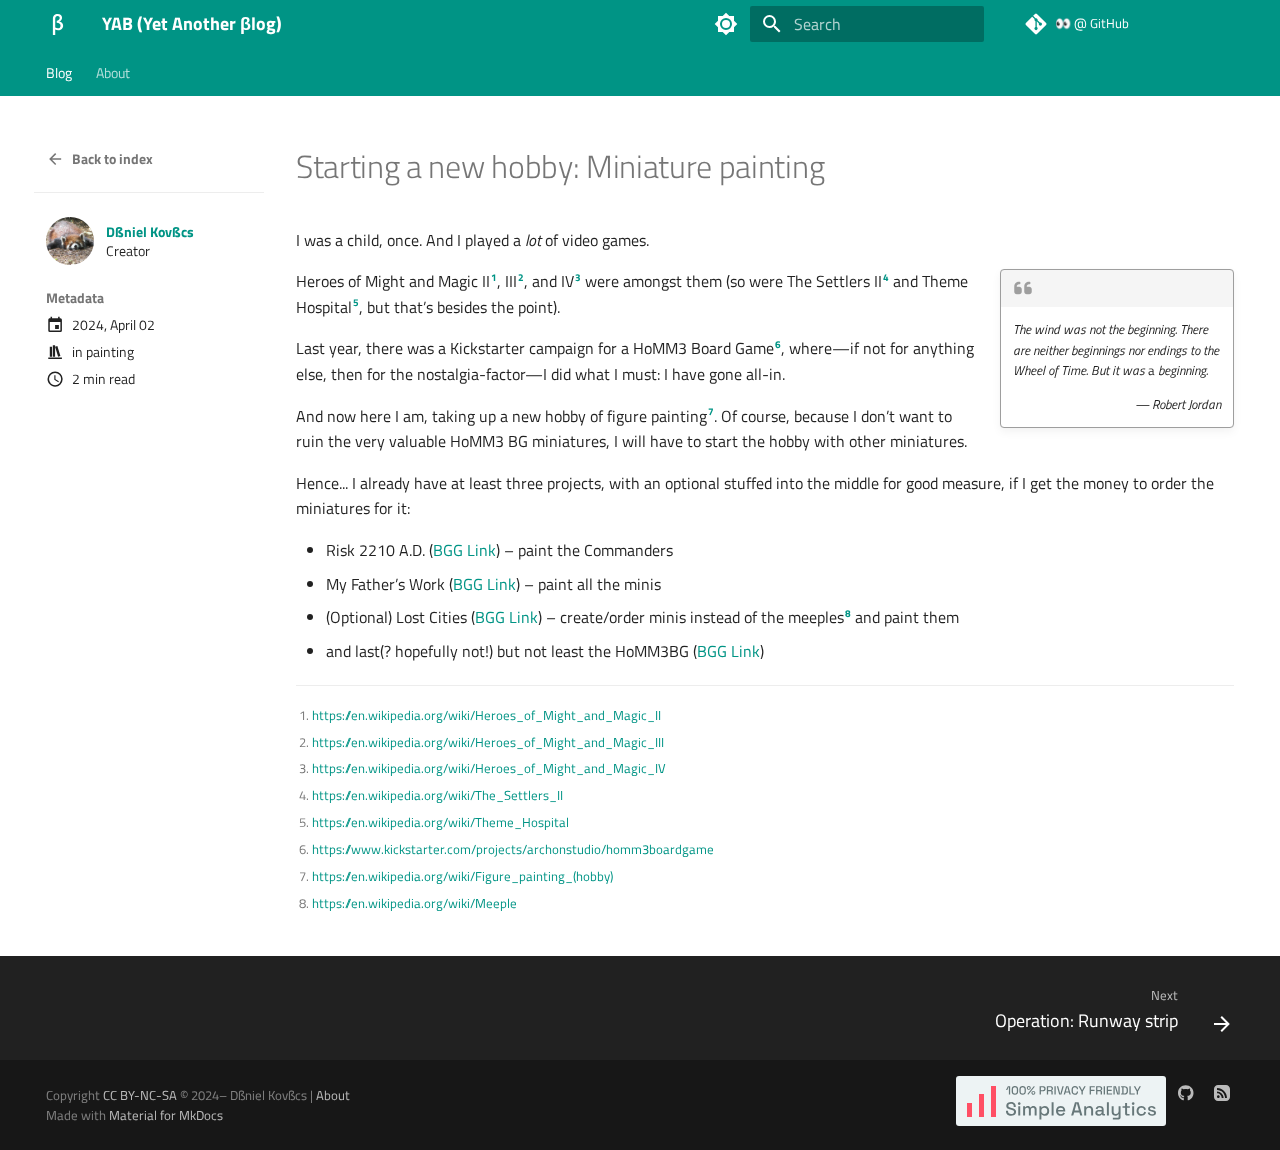
<file: 2024/04/02/starting-a-new-hobby-miniature-painting/index.html>
<!doctype html>
<html lang="en" class="no-js">
  <head>
    
      <meta charset="utf-8">
      <meta name="viewport" content="width=device-width,initial-scale=1">
      
        <meta name="description" content="How and why I start a new hobby">
      
      
      
        <link rel="canonical" href="https://blog.kovacs.xyz/2024/04/02/starting-a-new-hobby-miniature-painting/">
      
      
      
        <link rel="next" href="../../20/operation-runway-strip/">
      
      
        <link rel="alternate" type="application/rss+xml" title="RSS feed" href="../../../../feed_rss_created.xml">
        <link rel="alternate" type="application/rss+xml" title="RSS feed of updated content" href="../../../../feed_rss_updated.xml">
      
      <link rel="icon" href="../../../../assets/beta-192x192.png">
      <meta name="generator" content="mkdocs-1.5.3, mkdocs-material-9.5.17">
    
    
      
        <title>Starting a new hobby: Miniature painting - YAB (Yet Another βlog)</title>
      
    
    
      <link rel="stylesheet" href="../../../../assets/stylesheets/main.bcfcd587.min.css">
      
        
        <link rel="stylesheet" href="../../../../assets/stylesheets/palette.06af60db.min.css">
      
      
  
  
    
    
  
    
    
  
    
    
  
    
    
  
    
    
  
    
    
  
    
    
  
    
    
  
    
    
  
    
    
  
    
    
  
    
    
  
  
  <style>:root{--md-admonition-icon--abstract:url('data:image/svg+xml;charset=utf-8,<svg xmlns="http://www.w3.org/2000/svg" viewBox="0 0 448 512"><!--! Font Awesome Free 6.5.1 by @fontawesome - https://fontawesome.com License - https://fontawesome.com/license/free (Icons: CC BY 4.0, Fonts: SIL OFL 1.1, Code: MIT License) Copyright 2023 Fonticons, Inc.--><path d="M96 0C43 0 0 43 0 96v320c0 53 43 96 96 96h320c17.7 0 32-14.3 32-32s-14.3-32-32-32v-64c17.7 0 32-14.3 32-32V32c0-17.7-14.3-32-32-32H96zm0 384h256v64H96c-17.7 0-32-14.3-32-32s14.3-32 32-32zm32-240c0-8.8 7.2-16 16-16h192c8.8 0 16 7.2 16 16s-7.2 16-16 16H144c-8.8 0-16-7.2-16-16zm16 48h192c8.8 0 16 7.2 16 16s-7.2 16-16 16H144c-8.8 0-16-7.2-16-16s7.2-16 16-16z"/></svg>');--md-admonition-icon--bug:url('data:image/svg+xml;charset=utf-8,<svg xmlns="http://www.w3.org/2000/svg" viewBox="0 0 640 512"><!--! Font Awesome Free 6.5.1 by @fontawesome - https://fontawesome.com License - https://fontawesome.com/license/free (Icons: CC BY 4.0, Fonts: SIL OFL 1.1, Code: MIT License) Copyright 2023 Fonticons, Inc.--><path d="M320 0c17.7 0 32 14.3 32 32v64h120c39.8 0 72 32.2 72 72v272c0 39.8-32.2 72-72 72H168c-39.8 0-72-32.2-72-72V168c0-39.8 32.2-72 72-72h120V32c0-17.7 14.3-32 32-32zM208 384c-8.8 0-16 7.2-16 16s7.2 16 16 16h32c8.8 0 16-7.2 16-16s-7.2-16-16-16h-32zm96 0c-8.8 0-16 7.2-16 16s7.2 16 16 16h32c8.8 0 16-7.2 16-16s-7.2-16-16-16h-32zm96 0c-8.8 0-16 7.2-16 16s7.2 16 16 16h32c8.8 0 16-7.2 16-16s-7.2-16-16-16h-32zM264 256a40 40 0 1 0-80 0 40 40 0 1 0 80 0zm152 40a40 40 0 1 0 0-80 40 40 0 1 0 0 80zM48 224h16v192H48c-26.5 0-48-21.5-48-48v-96c0-26.5 21.5-48 48-48zm544 0c26.5 0 48 21.5 48 48v96c0 26.5-21.5 48-48 48h-16V224h16z"/></svg>');--md-admonition-icon--danger:url('data:image/svg+xml;charset=utf-8,<svg xmlns="http://www.w3.org/2000/svg" viewBox="0 0 512 512"><!--! Font Awesome Free 6.5.1 by @fontawesome - https://fontawesome.com License - https://fontawesome.com/license/free (Icons: CC BY 4.0, Fonts: SIL OFL 1.1, Code: MIT License) Copyright 2023 Fonticons, Inc.--><path d="M416 398.9c58.5-41.1 96-104.1 96-174.9C512 100.3 397.4 0 256 0S0 100.3 0 224c0 70.7 37.5 133.8 96 174.9V464c0 26.5 21.5 48 48 48h48v-48c0-8.8 7.2-16 16-16s16 7.2 16 16v48h64v-48c0-8.8 7.2-16 16-16s16 7.2 16 16v48h48c26.5 0 48-21.5 48-48v-65.1zM96 256a64 64 0 1 1 128 0 64 64 0 1 1-128 0zm256-64a64 64 0 1 1 0 128 64 64 0 1 1 0-128z"/></svg>');--md-admonition-icon--example:url('data:image/svg+xml;charset=utf-8,<svg xmlns="http://www.w3.org/2000/svg" viewBox="0 0 24 24"><path d="M5 3c-1.1 0-2 .9-2 2s-.9 2-2 2v2c1.1 0 2 .9 2 2s.9 2 2 2h2v-2H5v-1c0-1.1-.9-2-2-2 1.1 0 2-.9 2-2V5h2V3m4 0c1.1 0 2 .9 2 2s.9 2 2 2v2c-1.1 0-2 .9-2 2s-.9 2-2 2H9v-2h2v-1c0-1.1.9-2 2-2-1.1 0-2-.9-2-2V5H9V3h2m11 3v12c0 1.11-.89 2-2 2H4a2 2 0 0 1-2-2v-3h2v3h16V6h-2.97V4H20c1.11 0 2 .89 2 2Z"/></svg>');--md-admonition-icon--failure:url('data:image/svg+xml;charset=utf-8,<svg xmlns="http://www.w3.org/2000/svg" viewBox="0 0 512 512"><!--! Font Awesome Free 6.5.1 by @fontawesome - https://fontawesome.com License - https://fontawesome.com/license/free (Icons: CC BY 4.0, Fonts: SIL OFL 1.1, Code: MIT License) Copyright 2023 Fonticons, Inc.--><path d="M459.1 52.4 442.6 6.5c-1.9-3.9-6.1-6.5-10.5-6.5s-8.5 2.6-10.4 6.5l-16.5 45.9-46 16.8c-4.3 1.6-7.3 5.9-7.2 10.4 0 4.5 3 8.7 7.2 10.2l45.7 16.8 16.8 45.8c1.5 4.4 5.8 7.5 10.4 7.5s8.9-3.1 10.4-7.5l16.5-45.8 45.7-16.8c4.2-1.5 7.2-5.7 7.2-10.2 0-4.6-3-8.9-7.2-10.4l-45.6-16.8zm-132.4 53c-12.5-12.5-32.8-12.5-45.3 0l-2.9 2.9c-22-8-45.8-12.3-70.5-12.3C93.1 96 0 189.1 0 304s93.1 208 208 208 208-93.1 208-208c0-24.7-4.3-48.5-12.2-70.5l2.9-2.9c12.5-12.5 12.5-32.8 0-45.3l-80-80zM200 192c-57.4 0-104 46.6-104 104v8c0 8.8-7.2 16-16 16s-16-7.2-16-16v-8c0-75.1 60.9-136 136-136h8c8.8 0 16 7.2 16 16s-7.2 16-16 16h-8z"/></svg>');--md-admonition-icon--info:url('data:image/svg+xml;charset=utf-8,<svg xmlns="http://www.w3.org/2000/svg" viewBox="0 0 512 512"><!--! Font Awesome Free 6.5.1 by @fontawesome - https://fontawesome.com License - https://fontawesome.com/license/free (Icons: CC BY 4.0, Fonts: SIL OFL 1.1, Code: MIT License) Copyright 2023 Fonticons, Inc.--><path d="M256 512a256 256 0 1 0 0-512 256 256 0 1 0 0 512zm-40-176h24v-64h-24c-13.3 0-24-10.7-24-24s10.7-24 24-24h48c13.3 0 24 10.7 24 24v88h8c13.3 0 24 10.7 24 24s-10.7 24-24 24h-80c-13.3 0-24-10.7-24-24s10.7-24 24-24zm40-208a32 32 0 1 1 0 64 32 32 0 1 1 0-64z"/></svg>');--md-admonition-icon--note:url('data:image/svg+xml;charset=utf-8,<svg xmlns="http://www.w3.org/2000/svg" viewBox="0 0 448 512"><!--! Font Awesome Free 6.5.1 by @fontawesome - https://fontawesome.com License - https://fontawesome.com/license/free (Icons: CC BY 4.0, Fonts: SIL OFL 1.1, Code: MIT License) Copyright 2023 Fonticons, Inc.--><path d="M64 32C28.7 32 0 60.7 0 96v320c0 35.3 28.7 64 64 64h224V368c0-26.5 21.5-48 48-48h112V96c0-35.3-28.7-64-64-64H64zm384 320H336c-8.8 0-16 7.2-16 16v112l32-32 64-64 32-32z"/></svg>');--md-admonition-icon--question:url('data:image/svg+xml;charset=utf-8,<svg xmlns="http://www.w3.org/2000/svg" viewBox="0 0 512 512"><!--! Font Awesome Free 6.5.1 by @fontawesome - https://fontawesome.com License - https://fontawesome.com/license/free (Icons: CC BY 4.0, Fonts: SIL OFL 1.1, Code: MIT License) Copyright 2023 Fonticons, Inc.--><path d="M256 512a256 256 0 1 0 0-512 256 256 0 1 0 0 512zm-86.2-346.7c7.9-22.3 29.1-37.3 52.8-37.3h58.3c34.9 0 63.1 28.3 63.1 63.1 0 22.6-12.1 43.5-31.7 54.8L280 264.4c-.2 13-10.9 23.6-24 23.6-13.3 0-24-10.7-24-24v-13.5c0-8.6 4.6-16.5 12.1-20.8l44.3-25.4c4.7-2.7 7.6-7.7 7.6-13.1 0-8.4-6.8-15.1-15.1-15.1h-58.3c-3.4 0-6.4 2.1-7.5 5.3l-.4 1.2c-4.4 12.5-18.2 19-30.6 14.6s-19-18.2-14.6-30.6l.4-1.2zM224 352a32 32 0 1 1 64 0 32 32 0 1 1-64 0z"/></svg>');--md-admonition-icon--quote:url('data:image/svg+xml;charset=utf-8,<svg xmlns="http://www.w3.org/2000/svg" viewBox="0 0 448 512"><!--! Font Awesome Free 6.5.1 by @fontawesome - https://fontawesome.com License - https://fontawesome.com/license/free (Icons: CC BY 4.0, Fonts: SIL OFL 1.1, Code: MIT License) Copyright 2023 Fonticons, Inc.--><path d="M0 216C0 149.7 53.7 96 120 96h8c17.7 0 32 14.3 32 32s-14.3 32-32 32h-8c-30.9 0-56 25.1-56 56v8h64c35.3 0 64 28.7 64 64v64c0 35.3-28.7 64-64 64H64c-35.3 0-64-28.7-64-64V216zm256 0c0-66.3 53.7-120 120-120h8c17.7 0 32 14.3 32 32s-14.3 32-32 32h-8c-30.9 0-56 25.1-56 56v8h64c35.3 0 64 28.7 64 64v64c0 35.3-28.7 64-64 64h-64c-35.3 0-64-28.7-64-64V216z"/></svg>');--md-admonition-icon--success:url('data:image/svg+xml;charset=utf-8,<svg xmlns="http://www.w3.org/2000/svg" viewBox="0 0 448 512"><!--! Font Awesome Free 6.5.1 by @fontawesome - https://fontawesome.com License - https://fontawesome.com/license/free (Icons: CC BY 4.0, Fonts: SIL OFL 1.1, Code: MIT License) Copyright 2023 Fonticons, Inc.--><path d="M438.6 105.4c12.5 12.5 12.5 32.8 0 45.3l-256 256c-12.5 12.5-32.8 12.5-45.3 0l-128-128c-12.5-12.5-12.5-32.8 0-45.3s32.8-12.5 45.3 0L160 338.7l233.4-233.3c12.5-12.5 32.8-12.5 45.3 0z"/></svg>');--md-admonition-icon--tip:url('data:image/svg+xml;charset=utf-8,<svg xmlns="http://www.w3.org/2000/svg" viewBox="0 0 512 512"><!--! Font Awesome Free 6.5.1 by @fontawesome - https://fontawesome.com License - https://fontawesome.com/license/free (Icons: CC BY 4.0, Fonts: SIL OFL 1.1, Code: MIT License) Copyright 2023 Fonticons, Inc.--><path d="M480 32c0-12.9-7.8-24.6-19.8-29.6S434.5.2 425.3 9.3L381.7 53c-48 48-113.1 75-181 75H64c-35.3 0-64 28.7-64 64v96c0 35.3 28.7 64 64 64v128c0 17.7 14.3 32 32 32h64c17.7 0 32-14.3 32-32V352h8.7c67.9 0 133 27 181 75l43.6 43.6c9.2 9.2 22.9 11.9 34.9 6.9s19.8-16.6 19.8-29.6V300.4c18.6-8.8 32-32.5 32-60.4s-13.4-51.6-32-60.4V32zm-64 76.7v262.6C357.2 317.8 280.5 288 200.7 288H192v-96h8.7c79.8 0 156.5-29.8 215.3-83.3z"/></svg>');--md-admonition-icon--warning:url('data:image/svg+xml;charset=utf-8,<svg xmlns="http://www.w3.org/2000/svg" viewBox="0 0 512 512"><!--! Font Awesome Free 6.5.1 by @fontawesome - https://fontawesome.com License - https://fontawesome.com/license/free (Icons: CC BY 4.0, Fonts: SIL OFL 1.1, Code: MIT License) Copyright 2023 Fonticons, Inc.--><path d="M256 32c14.2 0 27.3 7.5 34.5 19.8l216 368c7.3 12.4 7.3 27.7.2 40.1S486.3 480 472 480H40c-14.3 0-27.6-7.7-34.7-20.1s-7-27.8.2-40.1l216-368C228.7 39.5 241.8 32 256 32zm0 128c-13.3 0-24 10.7-24 24v112c0 13.3 10.7 24 24 24s24-10.7 24-24V184c0-13.3-10.7-24-24-24zm32 224a32 32 0 1 0-64 0 32 32 0 1 0 64 0z"/></svg>');}</style>


  
  
  
  
  <style>:root{--md-annotation-icon:url('data:image/svg+xml;charset=utf-8,<svg xmlns="http://www.w3.org/2000/svg" viewBox="0 0 24 24"><path d="M11 7v2h2V7h-2m3 10v-2h-1v-4h-3v2h1v2h-1v2h4m8-5c0 5.5-4.5 10-10 10S2 17.5 2 12 6.5 2 12 2s10 4.5 10 10m-2 0c0-4.42-3.58-8-8-8s-8 3.58-8 8 3.58 8 8 8 8-3.58 8-8Z"/></svg>');}</style>


    
    
      
    
    
      
        
        
        
        <link rel="stylesheet" href="../../../../assets/external/fonts.googleapis.com/css.6bbf95ab.css">
        <style>:root{--md-text-font:"Titillium Web";--md-code-font:"JetBrains Mono"}</style>
      
    
    
      <link rel="stylesheet" href="../../../../stylesheets/before-after.css">
    
      <link rel="stylesheet" href="../../../../stylesheets/picture-admonition.css">
    
      <link rel="stylesheet" href="../../../../stylesheets/overrides.css">
    
      <link rel="stylesheet" href="../../../../assets/external/cdnjs.cloudflare.com/ajax/libs/KaTeX/0.16.7/katex.min.css">
    
    <script>__md_scope=new URL("../../../..",location),__md_hash=e=>[...e].reduce((e,_)=>(e<<5)-e+_.charCodeAt(0),0),__md_get=(e,_=localStorage,t=__md_scope)=>JSON.parse(_.getItem(t.pathname+"."+e)),__md_set=(e,_,t=localStorage,a=__md_scope)=>{try{t.setItem(a.pathname+"."+e,JSON.stringify(_))}catch(e){}}</script>
    
      

    
    
    
  </head>
  
  
    
    
      
    
    
    
    
    <body dir="ltr" data-md-color-scheme="default" data-md-color-primary="indigo" data-md-color-accent="indigo">
  
    
    <input class="md-toggle" data-md-toggle="drawer" type="checkbox" id="__drawer" autocomplete="off">
    <input class="md-toggle" data-md-toggle="search" type="checkbox" id="__search" autocomplete="off">
    <label class="md-overlay" for="__drawer"></label>
    <div data-md-component="skip">
      
        
        <a href="#starting-a-new-hobby-miniature-painting" class="md-skip">
          Skip to content
        </a>
      
    </div>
    <div data-md-component="announce">
      
    </div>
    
    
      

<header class="md-header" data-md-component="header">
  <nav class="md-header__inner md-grid" aria-label="Header">
    <a href="../../../.." title="YAB (Yet Another βlog)" class="md-header__button md-logo" aria-label="YAB (Yet Another βlog)" data-md-component="logo">
      
  
  <svg xmlns="http://www.w3.org/2000/svg" viewBox="0 0 24 24"><path d="M9.23 17.59v5.53H6.88V6.72c0-1.45.43-2.59 1.28-3.44C9 2.43 10.17 2 11.61 2c1.39 0 2.46.34 3.26 1 .79.68 1.18 1.62 1.18 2.81 0 .82-.26 1.59-.78 2.3-.52.71-1.19 1.2-2.02 1.47v.04c1.25.2 2.22.65 2.88 1.38.66.71.99 1.62.99 2.74 0 1.32-.46 2.4-1.37 3.23-.92.83-2.12 1.24-3.62 1.24-1.06 0-2.03-.21-2.9-.62m1.49-6.84V8.83c.87-.11 1.58-.43 2.15-.97.56-.55.84-1.16.84-1.86 0-1.38-.71-2.08-2.11-2.08-.76 0-1.35.24-1.76.73-.41.49-.61 1.17-.61 2.06v8.79c.91.53 1.8.79 2.66.79.84 0 1.5-.22 1.97-.65.47-.44.7-1.06.7-1.85 0-1.79-1.28-2.79-3.84-3.04Z"/></svg>

    </a>
    <label class="md-header__button md-icon" for="__drawer">
      
      <svg xmlns="http://www.w3.org/2000/svg" viewBox="0 0 24 24"><path d="M3 6h18v2H3V6m0 5h18v2H3v-2m0 5h18v2H3v-2Z"/></svg>
    </label>
    <div class="md-header__title" data-md-component="header-title">
      <div class="md-header__ellipsis">
        <div class="md-header__topic">
          <span class="md-ellipsis">
            YAB (Yet Another βlog)
          </span>
        </div>
        <div class="md-header__topic" data-md-component="header-topic">
          <span class="md-ellipsis">
            
              Starting a new hobby: Miniature painting
            
          </span>
        </div>
      </div>
    </div>
    
      
        <form class="md-header__option" data-md-component="palette">
  
    
    
    
    <input class="md-option" data-md-color-media="(prefers-color-scheme)" data-md-color-scheme="default" data-md-color-primary="indigo" data-md-color-accent="indigo"  aria-label="Switch to light mode"  type="radio" name="__palette" id="__palette_0">
    
      <label class="md-header__button md-icon" title="Switch to light mode" for="__palette_1" hidden>
        <svg xmlns="http://www.w3.org/2000/svg" viewBox="0 0 24 24"><path d="M12 8a4 4 0 0 0-4 4 4 4 0 0 0 4 4 4 4 0 0 0 4-4 4 4 0 0 0-4-4m0 10a6 6 0 0 1-6-6 6 6 0 0 1 6-6 6 6 0 0 1 6 6 6 6 0 0 1-6 6m8-9.31V4h-4.69L12 .69 8.69 4H4v4.69L.69 12 4 15.31V20h4.69L12 23.31 15.31 20H20v-4.69L23.31 12 20 8.69Z"/></svg>
      </label>
    
  
    
    
    
    <input class="md-option" data-md-color-media="(prefers-color-scheme: light)" data-md-color-scheme="default" data-md-color-primary="teal" data-md-color-accent="teal"  aria-label="Switch to dark mode"  type="radio" name="__palette" id="__palette_1">
    
      <label class="md-header__button md-icon" title="Switch to dark mode" for="__palette_2" hidden>
        <svg xmlns="http://www.w3.org/2000/svg" viewBox="0 0 24 24"><path d="M12 18c-.89 0-1.74-.2-2.5-.55C11.56 16.5 13 14.42 13 12c0-2.42-1.44-4.5-3.5-5.45C10.26 6.2 11.11 6 12 6a6 6 0 0 1 6 6 6 6 0 0 1-6 6m8-9.31V4h-4.69L12 .69 8.69 4H4v4.69L.69 12 4 15.31V20h4.69L12 23.31 15.31 20H20v-4.69L23.31 12 20 8.69Z"/></svg>
      </label>
    
  
    
    
    
    <input class="md-option" data-md-color-media="(prefers-color-scheme: dark)" data-md-color-scheme="slate" data-md-color-primary="teal" data-md-color-accent="teal"  aria-label="Switch to auto-mode (follow system preferences)"  type="radio" name="__palette" id="__palette_2">
    
      <label class="md-header__button md-icon" title="Switch to auto-mode (follow system preferences)" for="__palette_0" hidden>
        <svg xmlns="http://www.w3.org/2000/svg" viewBox="0 0 24 24"><path d="m14.3 16-.7-2h-3.2l-.7 2H7.8L11 7h2l3.2 9h-1.9M20 8.69V4h-4.69L12 .69 8.69 4H4v4.69L.69 12 4 15.31V20h4.69L12 23.31 15.31 20H20v-4.69L23.31 12 20 8.69m-9.15 3.96h2.3L12 9l-1.15 3.65Z"/></svg>
      </label>
    
  
</form>
      
    
    
      <script>var media,input,key,value,palette=__md_get("__palette");if(palette&&palette.color){"(prefers-color-scheme)"===palette.color.media&&(media=matchMedia("(prefers-color-scheme: light)"),input=document.querySelector(media.matches?"[data-md-color-media='(prefers-color-scheme: light)']":"[data-md-color-media='(prefers-color-scheme: dark)']"),palette.color.media=input.getAttribute("data-md-color-media"),palette.color.scheme=input.getAttribute("data-md-color-scheme"),palette.color.primary=input.getAttribute("data-md-color-primary"),palette.color.accent=input.getAttribute("data-md-color-accent"));for([key,value]of Object.entries(palette.color))document.body.setAttribute("data-md-color-"+key,value)}</script>
    
    
    
      <label class="md-header__button md-icon" for="__search">
        
        <svg xmlns="http://www.w3.org/2000/svg" viewBox="0 0 24 24"><path d="M9.5 3A6.5 6.5 0 0 1 16 9.5c0 1.61-.59 3.09-1.56 4.23l.27.27h.79l5 5-1.5 1.5-5-5v-.79l-.27-.27A6.516 6.516 0 0 1 9.5 16 6.5 6.5 0 0 1 3 9.5 6.5 6.5 0 0 1 9.5 3m0 2C7 5 5 7 5 9.5S7 14 9.5 14 14 12 14 9.5 12 5 9.5 5Z"/></svg>
      </label>
      <div class="md-search" data-md-component="search" role="dialog">
  <label class="md-search__overlay" for="__search"></label>
  <div class="md-search__inner" role="search">
    <form class="md-search__form" name="search">
      <input type="text" class="md-search__input" name="query" aria-label="Search" placeholder="Search" autocapitalize="off" autocorrect="off" autocomplete="off" spellcheck="false" data-md-component="search-query" required>
      <label class="md-search__icon md-icon" for="__search">
        
        <svg xmlns="http://www.w3.org/2000/svg" viewBox="0 0 24 24"><path d="M9.5 3A6.5 6.5 0 0 1 16 9.5c0 1.61-.59 3.09-1.56 4.23l.27.27h.79l5 5-1.5 1.5-5-5v-.79l-.27-.27A6.516 6.516 0 0 1 9.5 16 6.5 6.5 0 0 1 3 9.5 6.5 6.5 0 0 1 9.5 3m0 2C7 5 5 7 5 9.5S7 14 9.5 14 14 12 14 9.5 12 5 9.5 5Z"/></svg>
        
        <svg xmlns="http://www.w3.org/2000/svg" viewBox="0 0 24 24"><path d="M20 11v2H8l5.5 5.5-1.42 1.42L4.16 12l7.92-7.92L13.5 5.5 8 11h12Z"/></svg>
      </label>
      <nav class="md-search__options" aria-label="Search">
        
        <button type="reset" class="md-search__icon md-icon" title="Clear" aria-label="Clear" tabindex="-1">
          
          <svg xmlns="http://www.w3.org/2000/svg" viewBox="0 0 24 24"><path d="M19 6.41 17.59 5 12 10.59 6.41 5 5 6.41 10.59 12 5 17.59 6.41 19 12 13.41 17.59 19 19 17.59 13.41 12 19 6.41Z"/></svg>
        </button>
      </nav>
      
    </form>
    <div class="md-search__output">
      <div class="md-search__scrollwrap" data-md-scrollfix>
        <div class="md-search-result" data-md-component="search-result">
          <div class="md-search-result__meta">
            Initializing search
          </div>
          <ol class="md-search-result__list" role="presentation"></ol>
        </div>
      </div>
    </div>
  </div>
</div>
    
    
      <div class="md-header__source">
        <a href="https://github.com/AFulgens/afulgens.github.io" title="Go to repository" class="md-source" data-md-component="source">
  <div class="md-source__icon md-icon">
    
    <svg xmlns="http://www.w3.org/2000/svg" viewBox="0 0 448 512"><!--! Font Awesome Free 6.5.1 by @fontawesome - https://fontawesome.com License - https://fontawesome.com/license/free (Icons: CC BY 4.0, Fonts: SIL OFL 1.1, Code: MIT License) Copyright 2023 Fonticons, Inc.--><path d="M439.55 236.05 244 40.45a28.87 28.87 0 0 0-40.81 0l-40.66 40.63 51.52 51.52c27.06-9.14 52.68 16.77 43.39 43.68l49.66 49.66c34.23-11.8 61.18 31 35.47 56.69-26.49 26.49-70.21-2.87-56-37.34L240.22 199v121.85c25.3 12.54 22.26 41.85 9.08 55a34.34 34.34 0 0 1-48.55 0c-17.57-17.6-11.07-46.91 11.25-56v-123c-20.8-8.51-24.6-30.74-18.64-45L142.57 101 8.45 235.14a28.86 28.86 0 0 0 0 40.81l195.61 195.6a28.86 28.86 0 0 0 40.8 0l194.69-194.69a28.86 28.86 0 0 0 0-40.81z"/></svg>
  </div>
  <div class="md-source__repository">
    👀 @ GitHub
  </div>
</a>
      </div>
    
  </nav>
  
</header>
    
    <div class="md-container" data-md-component="container">
      
      
        
          
            
<nav class="md-tabs" aria-label="Tabs" data-md-component="tabs">
  <div class="md-grid">
    <ul class="md-tabs__list">
      
        
  
  
    
  
  
    
    
      <li class="md-tabs__item md-tabs__item--active">
        <a href="../../../.." class="md-tabs__link">
          
  
    
  
  Blog

        </a>
      </li>
    
  

      
        
  
  
  
    <li class="md-tabs__item">
      <a href="../../../../about/" class="md-tabs__link">
        
  
    
  
  About

      </a>
    </li>
  

      
    </ul>
  </div>
</nav>
          
        
      
      <main class="md-main" data-md-component="main">
        <div class="md-main__inner md-grid">
          
            
              
                
              
              <div class="md-sidebar md-sidebar--primary" data-md-component="sidebar" data-md-type="navigation" hidden>
                <div class="md-sidebar__scrollwrap">
                  <div class="md-sidebar__inner">
                    


  


  

<nav class="md-nav md-nav--primary md-nav--lifted md-nav--integrated" aria-label="Navigation" data-md-level="0">
  <label class="md-nav__title" for="__drawer">
    <a href="../../../.." title="YAB (Yet Another βlog)" class="md-nav__button md-logo" aria-label="YAB (Yet Another βlog)" data-md-component="logo">
      
  
  <svg xmlns="http://www.w3.org/2000/svg" viewBox="0 0 24 24"><path d="M9.23 17.59v5.53H6.88V6.72c0-1.45.43-2.59 1.28-3.44C9 2.43 10.17 2 11.61 2c1.39 0 2.46.34 3.26 1 .79.68 1.18 1.62 1.18 2.81 0 .82-.26 1.59-.78 2.3-.52.71-1.19 1.2-2.02 1.47v.04c1.25.2 2.22.65 2.88 1.38.66.71.99 1.62.99 2.74 0 1.32-.46 2.4-1.37 3.23-.92.83-2.12 1.24-3.62 1.24-1.06 0-2.03-.21-2.9-.62m1.49-6.84V8.83c.87-.11 1.58-.43 2.15-.97.56-.55.84-1.16.84-1.86 0-1.38-.71-2.08-2.11-2.08-.76 0-1.35.24-1.76.73-.41.49-.61 1.17-.61 2.06v8.79c.91.53 1.8.79 2.66.79.84 0 1.5-.22 1.97-.65.47-.44.7-1.06.7-1.85 0-1.79-1.28-2.79-3.84-3.04Z"/></svg>

    </a>
    YAB (Yet Another βlog)
  </label>
  
    <div class="md-nav__source">
      <a href="https://github.com/AFulgens/afulgens.github.io" title="Go to repository" class="md-source" data-md-component="source">
  <div class="md-source__icon md-icon">
    
    <svg xmlns="http://www.w3.org/2000/svg" viewBox="0 0 448 512"><!--! Font Awesome Free 6.5.1 by @fontawesome - https://fontawesome.com License - https://fontawesome.com/license/free (Icons: CC BY 4.0, Fonts: SIL OFL 1.1, Code: MIT License) Copyright 2023 Fonticons, Inc.--><path d="M439.55 236.05 244 40.45a28.87 28.87 0 0 0-40.81 0l-40.66 40.63 51.52 51.52c27.06-9.14 52.68 16.77 43.39 43.68l49.66 49.66c34.23-11.8 61.18 31 35.47 56.69-26.49 26.49-70.21-2.87-56-37.34L240.22 199v121.85c25.3 12.54 22.26 41.85 9.08 55a34.34 34.34 0 0 1-48.55 0c-17.57-17.6-11.07-46.91 11.25-56v-123c-20.8-8.51-24.6-30.74-18.64-45L142.57 101 8.45 235.14a28.86 28.86 0 0 0 0 40.81l195.61 195.6a28.86 28.86 0 0 0 40.8 0l194.69-194.69a28.86 28.86 0 0 0 0-40.81z"/></svg>
  </div>
  <div class="md-source__repository">
    👀 @ GitHub
  </div>
</a>
    </div>
  
  <ul class="md-nav__list" data-md-scrollfix>
    
      
      
  
  
    
  
  
  
    
    
      
        
          
        
      
        
      
        
      
    
    
      
        
        
      
      
        
      
    
    
    <li class="md-nav__item md-nav__item--active md-nav__item--section md-nav__item--nested">
      
        
        
        <input class="md-nav__toggle md-toggle " type="checkbox" id="__nav_1" checked>
        
          
          
          <div class="md-nav__link md-nav__container">
            <a href="../../../.." class="md-nav__link ">
              
  
  <span class="md-ellipsis">
    Blog
  </span>
  

            </a>
            
              
              <label class="md-nav__link " for="__nav_1" id="__nav_1_label" tabindex="">
                <span class="md-nav__icon md-icon"></span>
              </label>
            
          </div>
        
        <nav class="md-nav" data-md-level="1" aria-labelledby="__nav_1_label" aria-expanded="true">
          <label class="md-nav__title" for="__nav_1">
            <span class="md-nav__icon md-icon"></span>
            Blog
          </label>
          <ul class="md-nav__list" data-md-scrollfix>
            
              
            
              
                
  
  
  
  
    
    
      
        
      
    
    
      
      
        
          
          
        
      
    
    
    <li class="md-nav__item md-nav__item--section md-nav__item--nested">
      
        
        
        <input class="md-nav__toggle md-toggle " type="checkbox" id="__nav_1_2" >
        
          
          <label class="md-nav__link" for="__nav_1_2" id="__nav_1_2_label" tabindex="">
            
  
  <span class="md-ellipsis">
    History
  </span>
  

            <span class="md-nav__icon md-icon"></span>
          </label>
        
        <nav class="md-nav" data-md-level="2" aria-labelledby="__nav_1_2_label" aria-expanded="false">
          <label class="md-nav__title" for="__nav_1_2">
            <span class="md-nav__icon md-icon"></span>
            History
          </label>
          <ul class="md-nav__list" data-md-scrollfix>
            
              
                
  
  
  
    
  
  
    <li class="md-nav__item">
      <a href="../../../../archive/2024/" class="md-nav__link">
        
  
  <span class="md-ellipsis">
    2024
  </span>
  

      </a>
    </li>
  

              
            
          </ul>
        </nav>
      
    </li>
  

              
            
              
                
  
  
  
  
    
    
      
        
      
        
      
    
    
      
      
        
          
          
        
      
    
    
    <li class="md-nav__item md-nav__item--section md-nav__item--nested">
      
        
        
        <input class="md-nav__toggle md-toggle " type="checkbox" id="__nav_1_3" >
        
          
          <label class="md-nav__link" for="__nav_1_3" id="__nav_1_3_label" tabindex="">
            
  
  <span class="md-ellipsis">
    Categories
  </span>
  

            <span class="md-nav__icon md-icon"></span>
          </label>
        
        <nav class="md-nav" data-md-level="2" aria-labelledby="__nav_1_3_label" aria-expanded="false">
          <label class="md-nav__title" for="__nav_1_3">
            <span class="md-nav__icon md-icon"></span>
            Categories
          </label>
          <ul class="md-nav__list" data-md-scrollfix>
            
              
                
  
  
  
    
  
  
    <li class="md-nav__item">
      <a href="../../../../category/painting/" class="md-nav__link">
        
  
  <span class="md-ellipsis">
    painting
  </span>
  

      </a>
    </li>
  

              
            
              
                
  
  
  
    
  
  
    <li class="md-nav__item">
      <a href="../../../../category/risk-2210-ad/" class="md-nav__link">
        
  
  <span class="md-ellipsis">
    risk 2210 a.d.
  </span>
  

      </a>
    </li>
  

              
            
          </ul>
        </nav>
      
    </li>
  

              
            
          </ul>
        </nav>
      
    </li>
  

    
      
      
  
  
  
  
    <li class="md-nav__item">
      <a href="../../../../about/" class="md-nav__link">
        
  
    <svg xmlns="http://www.w3.org/2000/svg" viewBox="0 0 24 24"><path d="M13.5 4A1.5 1.5 0 0 0 12 5.5 1.5 1.5 0 0 0 13.5 7 1.5 1.5 0 0 0 15 5.5 1.5 1.5 0 0 0 13.5 4m-.36 4.77c-1.19.1-4.44 2.69-4.44 2.69-.2.15-.14.14.02.42.16.27.14.29.33.16.2-.13.53-.34 1.08-.68 2.12-1.36.34 1.78-.57 7.07-.36 2.62 2 1.27 2.61.87.6-.39 2.21-1.5 2.37-1.61.22-.15.06-.27-.11-.52-.12-.17-.24-.05-.24-.05-.65.43-1.84 1.33-2 .76-.19-.57 1.03-4.48 1.7-7.17.11-.64.41-2.04-.75-1.94Z"/></svg>
  
  <span class="md-ellipsis">
    About
  </span>
  

      </a>
    </li>
  

    
  </ul>
</nav>
                  </div>
                </div>
              </div>
            
            
          
          
  <div class="md-content md-content--post" data-md-component="content">
    <div class="md-sidebar md-sidebar--post" data-md-component="sidebar" data-md-type="navigation">
      <div class="md-sidebar__scrollwrap">
        <div class="md-sidebar__inner md-post">
          <nav class="md-nav md-nav--primary">
            <div class="md-post__back">
              <div class="md-nav__title md-nav__container">
                <a href="../../../.." class="md-nav__link">
                  <svg xmlns="http://www.w3.org/2000/svg" viewBox="0 0 24 24"><path d="M20 11v2H8l5.5 5.5-1.42 1.42L4.16 12l7.92-7.92L13.5 5.5 8 11h12Z"/></svg>
                  <span class="md-ellipsis">
                    Back to index
                  </span>
                </a>
              </div>
            </div>
            
              <div class="md-post__authors md-typeset">
                
                  <div class="md-profile md-post__profile">
                    <span class="md-author md-author--long">
                      <img src="../../../../assets/external/github.com/afulgens.png.jpg" alt="Dßniel Kovßcs">
                    </span>
                    <span class="md-profile__description">
                      <strong>
                        
                          <a href="https://github.com/afulgens">Dßniel Kovßcs</a>
                        
                      </strong>
                      <br>
                      Creator
                    </span>
                  </div>
                
              </div>
            
            <ul class="md-post__meta md-nav__list">
              <li class="md-nav__item md-nav__item--section">
                <div class="md-post__title">
                  <span class="md-ellipsis">
                    Metadata
                  </span>
                </div>
                <nav class="md-nav">
                  <ul class="md-nav__list">
                    <li class="md-nav__item">
                      <div class="md-nav__link">
                        <svg xmlns="http://www.w3.org/2000/svg" viewBox="0 0 24 24"><path d="M19 19H5V8h14m-3-7v2H8V1H6v2H5c-1.11 0-2 .89-2 2v14a2 2 0 0 0 2 2h14a2 2 0 0 0 2-2V5a2 2 0 0 0-2-2h-1V1m-1 11h-5v5h5v-5Z"/></svg>
                        <time datetime="2024-04-02 00:00:00" class="md-ellipsis">2024, April 02</time>
                      </div>
                    </li>
                    
                    
                      <li class="md-nav__item">
                        <div class="md-nav__link">
                          <svg xmlns="http://www.w3.org/2000/svg" viewBox="0 0 24 24"><path d="M9 3v15h3V3H9m3 2 4 13 3-1-4-13-3 1M5 5v13h3V5H5M3 19v2h18v-2H3Z"/></svg>
                          <span class="md-ellipsis">
                            in
                            
                              <a href="../../../../category/painting/">painting</a></span>
                        </div>
                      </li>
                    
                    
                      
                      <li class="md-nav__item">
                        <div class="md-nav__link">
                          <svg xmlns="http://www.w3.org/2000/svg" viewBox="0 0 24 24"><path d="M12 20a8 8 0 0 0 8-8 8 8 0 0 0-8-8 8 8 0 0 0-8 8 8 8 0 0 0 8 8m0-18a10 10 0 0 1 10 10 10 10 0 0 1-10 10C6.47 22 2 17.5 2 12A10 10 0 0 1 12 2m.5 5v5.25l4.5 2.67-.75 1.23L11 13V7h1.5Z"/></svg>
                          <span class="md-ellipsis">
                            
                              2 min read
                            
                          </span>
                        </div>
                      </li>
                    
                  </ul>
                </nav>
              </li>
            </ul>
          </nav>
          
            

<nav class="md-nav md-nav--secondary" aria-label="Table of contents">
  
  
  
    
  
  
</nav>
          
        </div>
      </div>
    </div>
    <article class="md-content__inner md-typeset">
      
        

  
  


<h1 id="starting-a-new-hobby-miniature-painting">Starting a new hobby: Miniature painting<a class="headerlink" href="#starting-a-new-hobby-miniature-painting" title="Permanent link">&para;</a></h1>
<p>I was a child, once.
And I played a <em>lot</em> of video games.</p>
<!-- more -->

<div class="admonition quote inline end">
<p class="admonition-title">&nbsp;</p>
<p><em>The wind was not the beginning.
There are neither beginnings nor endings to the Wheel of Time. But it was</em> a <em>beginning.
<p style="text-align: right;">— Robert Jordan</p></em></p>
</div>
<p>Heroes of Might and Magic II<sup id="fnref:1"><a class="footnote-ref" href="#fn:1">1</a></sup>, III<sup id="fnref:2"><a class="footnote-ref" href="#fn:2">2</a></sup>, and IV<sup id="fnref:3"><a class="footnote-ref" href="#fn:3">3</a></sup> were amongst them (so were The Settlers II<sup id="fnref:4"><a class="footnote-ref" href="#fn:4">4</a></sup> and Theme Hospital<sup id="fnref:5"><a class="footnote-ref" href="#fn:5">5</a></sup>, but that’s besides the point).</p>
<p>Last year, there was a Kickstarter campaign for a HoMM3 Board Game<sup id="fnref:6"><a class="footnote-ref" href="#fn:6">6</a></sup>, where—if not for anything else, then for the nostalgia-factor—I did what I must: I have gone all-in.</p>
<p>And now here I am, taking up a new hobby of figure painting<sup id="fnref:7"><a class="footnote-ref" href="#fn:7">7</a></sup>.
Of course, because I don’t want to ruin the very valuable HoMM3 BG miniatures, I will have to start the hobby with other miniatures.</p>
<p>Hence... I already have at least three projects, with an optional stuffed into the middle for good measure, if I get the money to order the miniatures for it:</p>
<ul>
<li>Risk 2210 A.D. (<a href="https://boardgamegeek.com/boardgame/1829/risk-2210-ad">BGG Link</a>) – paint the Commanders</li>
<li>My Father’s Work (<a href="https://boardgamegeek.com/boardgame/328866/my-fathers-work">BGG Link</a>) – paint all the minis</li>
<li>(Optional) Lost Cities (<a href="https://boardgamegeek.com/boardgame/42487/lost-cities-the-board-game">BGG Link</a>) – create/order minis instead of the meeples<sup id="fnref:8"><a class="footnote-ref" href="#fn:8">8</a></sup> and paint them</li>
<li>and last(? hopefully not!) but not least the HoMM3BG (<a href="https://boardgamegeek.com/boardgame/355326/heroes-of-might-and-magic-iii-the-board-game">BGG Link</a>)</li>
</ul>
<div class="footnote">
<hr />
<ol>
<li id="fn:1">
<p><a href="https://en.wikipedia.org/wiki/Heroes_of_Might_and_Magic_II">https://en.wikipedia.org/wiki/Heroes_of_Might_and_Magic_II</a>&#160;<a class="footnote-backref" href="#fnref:1" title="Jump back to footnote 1 in the text">&#8617;</a></p>
</li>
<li id="fn:2">
<p><a href="https://en.wikipedia.org/wiki/Heroes_of_Might_and_Magic_III">https://en.wikipedia.org/wiki/Heroes_of_Might_and_Magic_III</a>&#160;<a class="footnote-backref" href="#fnref:2" title="Jump back to footnote 2 in the text">&#8617;</a></p>
</li>
<li id="fn:3">
<p><a href="https://en.wikipedia.org/wiki/Heroes_of_Might_and_Magic_IV">https://en.wikipedia.org/wiki/Heroes_of_Might_and_Magic_IV</a>&#160;<a class="footnote-backref" href="#fnref:3" title="Jump back to footnote 3 in the text">&#8617;</a></p>
</li>
<li id="fn:4">
<p><a href="https://en.wikipedia.org/wiki/The_Settlers_II">https://en.wikipedia.org/wiki/The_Settlers_II</a>&#160;<a class="footnote-backref" href="#fnref:4" title="Jump back to footnote 4 in the text">&#8617;</a></p>
</li>
<li id="fn:5">
<p><a href="https://en.wikipedia.org/wiki/Theme_Hospital">https://en.wikipedia.org/wiki/Theme_Hospital</a>&#160;<a class="footnote-backref" href="#fnref:5" title="Jump back to footnote 5 in the text">&#8617;</a></p>
</li>
<li id="fn:6">
<p><a href="https://www.kickstarter.com/projects/archonstudio/homm3boardgame">https://www.kickstarter.com/projects/archonstudio/homm3boardgame</a>&#160;<a class="footnote-backref" href="#fnref:6" title="Jump back to footnote 6 in the text">&#8617;</a></p>
</li>
<li id="fn:7">
<p><a href="https://en.wikipedia.org/wiki/Figure_painting_(hobby)">https://en.wikipedia.org/wiki/Figure_painting_(hobby)</a>&#160;<a class="footnote-backref" href="#fnref:7" title="Jump back to footnote 7 in the text">&#8617;</a></p>
</li>
<li id="fn:8">
<p><a href="https://en.wikipedia.org/wiki/Meeple">https://en.wikipedia.org/wiki/Meeple</a>&#160;<a class="footnote-backref" href="#fnref:8" title="Jump back to footnote 8 in the text">&#8617;</a></p>
</li>
</ol>
</div>







  
  




  



      
    </article>
  </div>

          
  <script>var tabs=__md_get("__tabs");if(Array.isArray(tabs))e:for(var set of document.querySelectorAll(".tabbed-set")){var tab,labels=set.querySelector(".tabbed-labels");for(tab of tabs)for(var label of labels.getElementsByTagName("label"))if(label.innerText.trim()===tab){var input=document.getElementById(label.htmlFor);input.checked=!0;continue e}}</script>

<script>var target=document.getElementById(location.hash.slice(1));target&&target.name&&(target.checked=target.name.startsWith("__tabbed_"))</script>
        </div>
        
          <button type="button" class="md-top md-icon" data-md-component="top" hidden>
  
  <svg xmlns="http://www.w3.org/2000/svg" viewBox="0 0 24 24"><path d="M13 20h-2V8l-5.5 5.5-1.42-1.42L12 4.16l7.92 7.92-1.42 1.42L13 8v12Z"/></svg>
  Back to top
</button>
        
      </main>
      
        <footer class="md-footer">
  
    
      
        
      
      <nav class="md-footer__inner md-grid" aria-label="Footer" >
        
        
          
          <a href="../../20/operation-runway-strip/" class="md-footer__link md-footer__link--next" aria-label="Next: Operation: Runway strip">
            <div class="md-footer__title">
              <span class="md-footer__direction">
                Next
              </span>
              <div class="md-ellipsis">
                Operation: Runway strip
              </div>
            </div>
            <div class="md-footer__button md-icon">
              
              <svg xmlns="http://www.w3.org/2000/svg" viewBox="0 0 24 24"><path d="M4 11v2h12l-5.5 5.5 1.42 1.42L19.84 12l-7.92-7.92L10.5 5.5 16 11H4Z"/></svg>
            </div>
          </a>
        
      </nav>
    
  
  <div class="md-footer-meta md-typeset">
    <div class="md-footer-meta__inner md-grid">
      <!--
  Copyright (c) 2016-2023 Martin Donath <martin.donath@squidfunk.com>

  Permission is hereby granted, free of charge, to any person obtaining a copy
  of this software and associated documentation files (the "Software"), to
  deal in the Software without restriction, including without limitation the
  rights to use, copy, modify, merge, publish, distribute, sublicense, and/or
  sell copies of the Software, and to permit persons to whom the Software is
  furnished to do so, subject to the following conditions:

  The above copyright notice and this permission notice shall be included in
  all copies or substantial portions of the Software.

  THE SOFTWARE IS PROVIDED "AS IS", WITHOUT WARRANTY OF ANY KIND, EXPRESS OR
  IMPLIED, INCLUDING BUT NOT LIMITED TO THE WARRANTIES OF MERCHANTABILITY,
  FITNESS FOR A PARTICULAR PURPOSE AND NON-INFRINGEMENT. IN NO EVENT SHALL THE
  AUTHORS OR COPYRIGHT HOLDERS BE LIABLE FOR ANY CLAIM, DAMAGES OR OTHER
  LIABILITY, WHETHER IN AN ACTION OF CONTRACT, TORT OR OTHERWISE, ARISING
  FROM, OUT OF OR IN CONNECTION WITH THE SOFTWARE OR THE USE OR OTHER DEALINGS
  IN THE SOFTWARE.
-->

<!-- Copyright and theme information -->
<div class="md-copyright">
	<!-- PATCH BEGIN: remove injected copyright information and hardwire ours -->
	<!--  -->
	Copyright <a href="https://creativecommons.org/licenses/by-nc-sa/4.0/">CC BY-NC-SA</a> &copy; 2024&ndash; Dßniel Kovßcs | <a href="/about/">About</a>
	<br/>
	<!-- PATCH END -->
	
	  Made with
	  <a href="https://squidfunk.github.io/mkdocs-material/" target="_blank" rel="noopener">
		Material for MkDocs
	  </a>
	
  </div>
      
        <!--
  Copyright (c) 2016-2023 Martin Donath <martin.donath@squidfunk.com>

  Permission is hereby granted, free of charge, to any person obtaining a copy
  of this software and associated documentation files (the "Software"), to
  deal in the Software without restriction, including without limitation the
  rights to use, copy, modify, merge, publish, distribute, sublicense, and/or
  sell copies of the Software, and to permit persons to whom the Software is
  furnished to do so, subject to the following conditions:

  The above copyright notice and this permission notice shall be included in
  all copies or substantial portions of the Software.

  THE SOFTWARE IS PROVIDED "AS IS", WITHOUT WARRANTY OF ANY KIND, EXPRESS OR
  IMPLIED, INCLUDING BUT NOT LIMITED TO THE WARRANTIES OF MERCHANTABILITY,
  FITNESS FOR A PARTICULAR PURPOSE AND NON-INFRINGEMENT. IN NO EVENT SHALL THE
  AUTHORS OR COPYRIGHT HOLDERS BE LIABLE FOR ANY CLAIM, DAMAGES OR OTHER
  LIABILITY, WHETHER IN AN ACTION OF CONTRACT, TORT OR OTHERWISE, ARISING
  FROM, OUT OF OR IN CONNECTION WITH THE SOFTWARE OR THE USE OR OTHER DEALINGS
  IN THE SOFTWARE.
-->

<!-- Social links -->
<div class="md-social">
	<!-- PATCH BEGIN: Add SimpleAnalytics badge here -->
	<a href="https://simpleanalytics.com/?utm_source=blog.kovacs.xyz&amp;utm_content=badge" referrerpolicy="origin" target="_blank">
		<picture>
			<source
			  srcset="https://simpleanalyticsbadges.com/blog.kovacs.xyz?mode=dark"
			  media="(prefers-color-scheme: dark)" />
			<img src="../../../../assets/external/simpleanalyticsbadges.com/blog.kovacs.cd804b57.xyz.svg" loading="lazy" referrerpolicy="no-referrer" crossorigin="anonymous">
		</picture>
	</a>
	<!-- PATCH END -->
	

	  <!-- Automatically set rel=me for Mastodon -->
	  
	  

	  <!-- Compute title and render link -->
	  
	  
		
		
	  
	  <a href="https://github.com/AFulgens" target="_blank" rel="noopener" title="github.com" class="md-social__link">
		<svg xmlns="http://www.w3.org/2000/svg" viewBox="0 0 496 512"><!--! Font Awesome Free 6.5.1 by @fontawesome - https://fontawesome.com License - https://fontawesome.com/license/free (Icons: CC BY 4.0, Fonts: SIL OFL 1.1, Code: MIT License) Copyright 2023 Fonticons, Inc.--><path d="M165.9 397.4c0 2-2.3 3.6-5.2 3.6-3.3.3-5.6-1.3-5.6-3.6 0-2 2.3-3.6 5.2-3.6 3-.3 5.6 1.3 5.6 3.6zm-31.1-4.5c-.7 2 1.3 4.3 4.3 4.9 2.6 1 5.6 0 6.2-2s-1.3-4.3-4.3-5.2c-2.6-.7-5.5.3-6.2 2.3zm44.2-1.7c-2.9.7-4.9 2.6-4.6 4.9.3 2 2.9 3.3 5.9 2.6 2.9-.7 4.9-2.6 4.6-4.6-.3-1.9-3-3.2-5.9-2.9zM244.8 8C106.1 8 0 113.3 0 252c0 110.9 69.8 205.8 169.5 239.2 12.8 2.3 17.3-5.6 17.3-12.1 0-6.2-.3-40.4-.3-61.4 0 0-70 15-84.7-29.8 0 0-11.4-29.1-27.8-36.6 0 0-22.9-15.7 1.6-15.4 0 0 24.9 2 38.6 25.8 21.9 38.6 58.6 27.5 72.9 20.9 2.3-16 8.8-27.1 16-33.7-55.9-6.2-112.3-14.3-112.3-110.5 0-27.5 7.6-41.3 23.6-58.9-2.6-6.5-11.1-33.3 2.6-67.9 20.9-6.5 69 27 69 27 20-5.6 41.5-8.5 62.8-8.5s42.8 2.9 62.8 8.5c0 0 48.1-33.6 69-27 13.7 34.7 5.2 61.4 2.6 67.9 16 17.7 25.8 31.5 25.8 58.9 0 96.5-58.9 104.2-114.8 110.5 9.2 7.9 17 22.9 17 46.4 0 33.7-.3 75.4-.3 83.6 0 6.5 4.6 14.4 17.3 12.1C428.2 457.8 496 362.9 496 252 496 113.3 383.5 8 244.8 8zM97.2 352.9c-1.3 1-1 3.3.7 5.2 1.6 1.6 3.9 2.3 5.2 1 1.3-1 1-3.3-.7-5.2-1.6-1.6-3.9-2.3-5.2-1zm-10.8-8.1c-.7 1.3.3 2.9 2.3 3.9 1.6 1 3.6.7 4.3-.7.7-1.3-.3-2.9-2.3-3.9-2-.6-3.6-.3-4.3.7zm32.4 35.6c-1.6 1.3-1 4.3 1.3 6.2 2.3 2.3 5.2 2.6 6.5 1 1.3-1.3.7-4.3-1.3-6.2-2.2-2.3-5.2-2.6-6.5-1zm-11.4-14.7c-1.6 1-1.6 3.6 0 5.9 1.6 2.3 4.3 3.3 5.6 2.3 1.6-1.3 1.6-3.9 0-6.2-1.4-2.3-4-3.3-5.6-2z"/></svg>
	  </a>
	
	<a href="/feed_rss_created.xml" target="_blank" rel="noopener" title="YAB RSS Feed" class="md-social__link">
		<!-- Uploaded to: SVG Repo, www.svgrepo.com, Generator: SVG Repo Mixer Tools -->
		<svg fill="#000000" height="800px" width="800px" version="1.1" id="Layer_1" xmlns="http://www.w3.org/2000/svg" xmlns:xlink="http://www.w3.org/1999/xlink" viewBox="0 0 504.4 504.4" xml:space="preserve">
			<g><g><path d="M377.6,0.2H126.4C56.8,0.2,0,57,0,126.6v251.6c0,69.2,56.8,126,126.4,126H378c69.6,0,126.4-56.8,126.4-126.4V126.6
				C504,57,447.2,0.2,377.6,0.2z M136.8,409c-23.2,0-42-18.8-42-41.6c0-23.2,18.8-41.6,42-41.6c23.2,0,42,18.8,42,41.6
				C178.8,390.2,160,409,136.8,409z M242,408.2c0-40-14.8-76-42.4-103.6c-28-28-63.6-42.4-103.6-42.4v-60.4
				c112,0,206.4,94.4,206.4,206.4H242z M348.8,408.2c0-140-112.8-252.8-252.8-252.8V95c172,0,313.2,141.2,313.2,313.2H348.8z"/></g></g>
		</svg>
	</a>
  </div>
      
    </div>
  </div>
</footer>
      
    </div>
    <div class="md-dialog" data-md-component="dialog">
      <div class="md-dialog__inner md-typeset"></div>
    </div>
    
      <!--
  Copyright (c) 2016-2023 Martin Donath <martin.donath@squidfunk.com>

  Permission is hereby granted, free of charge, to any person obtaining a copy
  of this software and associated documentation files (the "Software"), to
  deal in the Software without restriction, including without limitation the
  rights to use, copy, modify, merge, publish, distribute, sublicense, and/or
  sell copies of the Software, and to permit persons to whom the Software is
  furnished to do so, subject to the following conditions:

  The above copyright notice and this permission notice shall be included in
  all copies or substantial portions of the Software.

  THE SOFTWARE IS PROVIDED "AS IS", WITHOUT WARRANTY OF ANY KIND, EXPRESS OR
  IMPLIED, INCLUDING BUT NOT LIMITED TO THE WARRANTIES OF MERCHANTABILITY,
  FITNESS FOR A PARTICULAR PURPOSE AND NON-INFRINGEMENT. IN NO EVENT SHALL THE
  AUTHORS OR COPYRIGHT HOLDERS BE LIABLE FOR ANY CLAIM, DAMAGES OR OTHER
  LIABILITY, WHETHER IN AN ACTION OF CONTRACT, TORT OR OTHERWISE, ARISING
  FROM, OUT OF OR IN CONNECTION WITH THE SOFTWARE OR THE USE OR OTHER DEALINGS
  IN THE SOFTWARE.
-->

<!-- Progress indicator -->
<div class="md-progress" data-md-component="progress" role="progressbar"></div>

<!-- PATCH BEGIN: Add SimpleAnalytics here -->
<!-- 100% privacy-first analytics -->
<!-- FIXME: 2024-04-11 the script cannot be downloaded, DNS entry seems to be b0rked -->
<script async= defer= src="../../../../assets/external/simpleanalyticscdn.b-cdn.net/latest.js"></script>
<noscript><img src="../../../../assets/external/simpleanalyticscdn.b-cdn.net/noscript.gif" alt="" referrerpolicy="no-referrer-when-downgrade"></noscript>
<!-- PATCH END-->
    
    
    <script id="__config" type="application/json">{"base": "../../../..", "features": ["content.code.annotate", "content.code.copy", "content.tabs.link", "navigation.footer", "navigation.indexes", "navigation.instant", "navigation.instant.progress", "navigation.sections", "navigation.tabs", "navigation.tracking", "navigation.top", "toc.follow", "toc.integrate"], "search": "../../../../assets/javascripts/workers/search.b8dbb3d2.min.js", "translations": {"clipboard.copied": "Copied to clipboard", "clipboard.copy": "Copy to clipboard", "search.result.more.one": "1 more on this page", "search.result.more.other": "# more on this page", "search.result.none": "No matching documents", "search.result.one": "1 matching document", "search.result.other": "# matching documents", "search.result.placeholder": "Type to start searching", "search.result.term.missing": "Missing", "select.version": "Select version"}}</script>
    
    
      <script src="../../../../assets/javascripts/bundle.1e8ae164.min.js"></script>
      
        <script src="../../../../js/before-after.js"></script>
      
        <script src="../../../../js/katex.js"></script>
      
        <script src="../../../../assets/external/cdnjs.cloudflare.com/ajax/libs/KaTeX/0.16.7/katex.min.js"></script>
      
        <script src="../../../../assets/external/cdnjs.cloudflare.com/ajax/libs/KaTeX/0.16.7/contrib/auto-render.min.js"></script>
      
    
  </body>
</html>
</file>
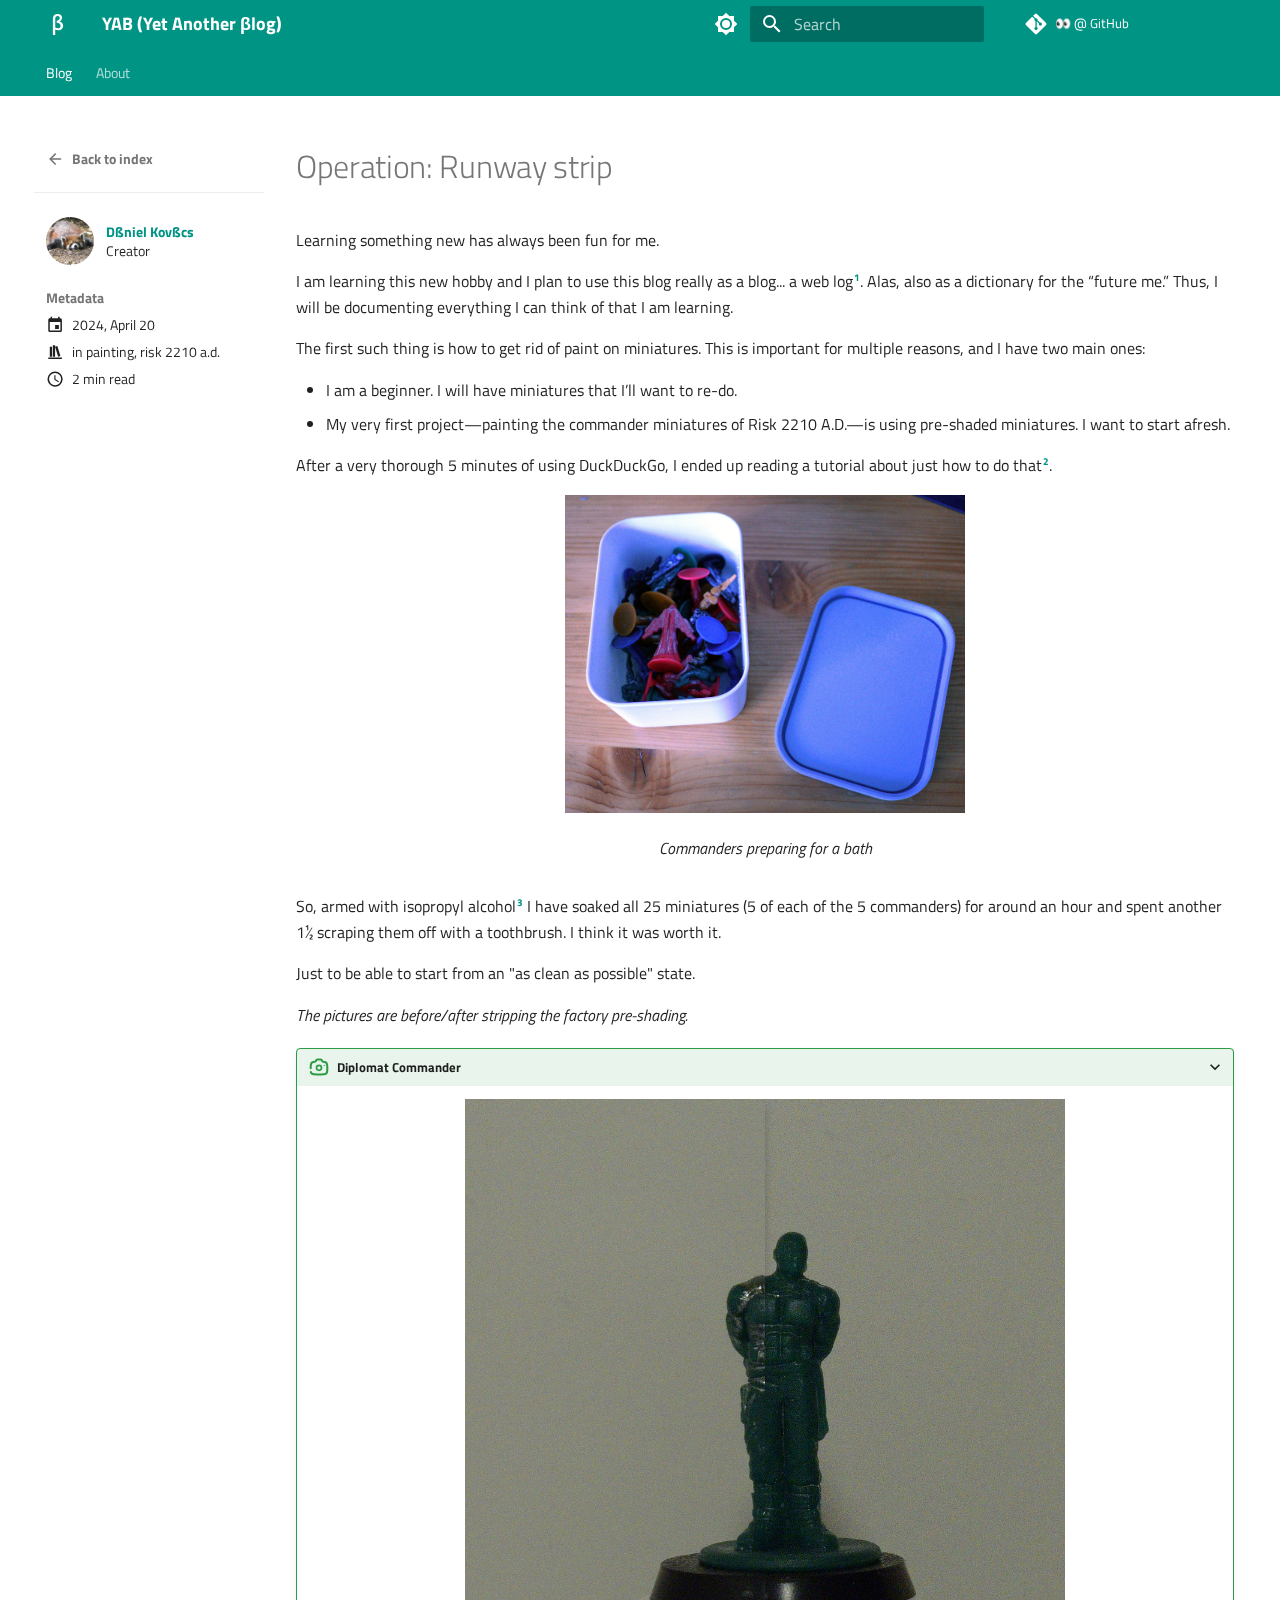
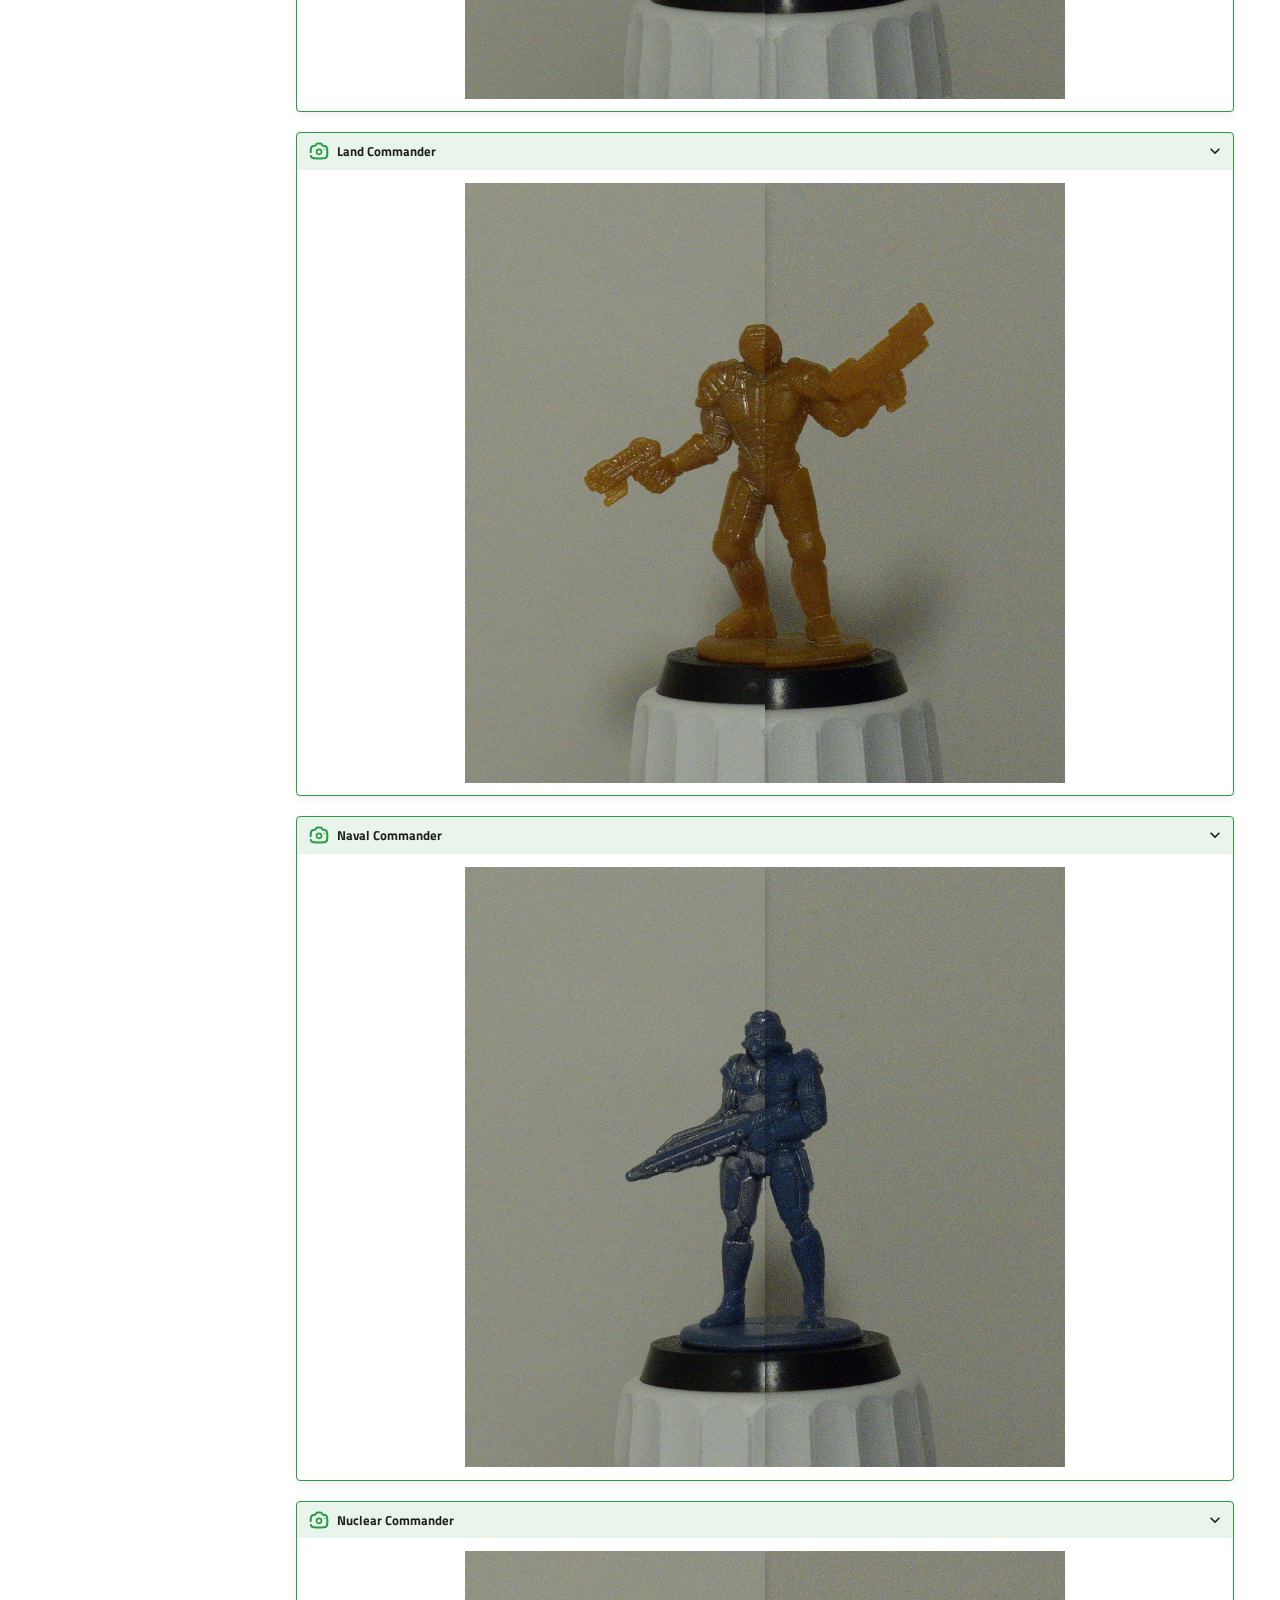
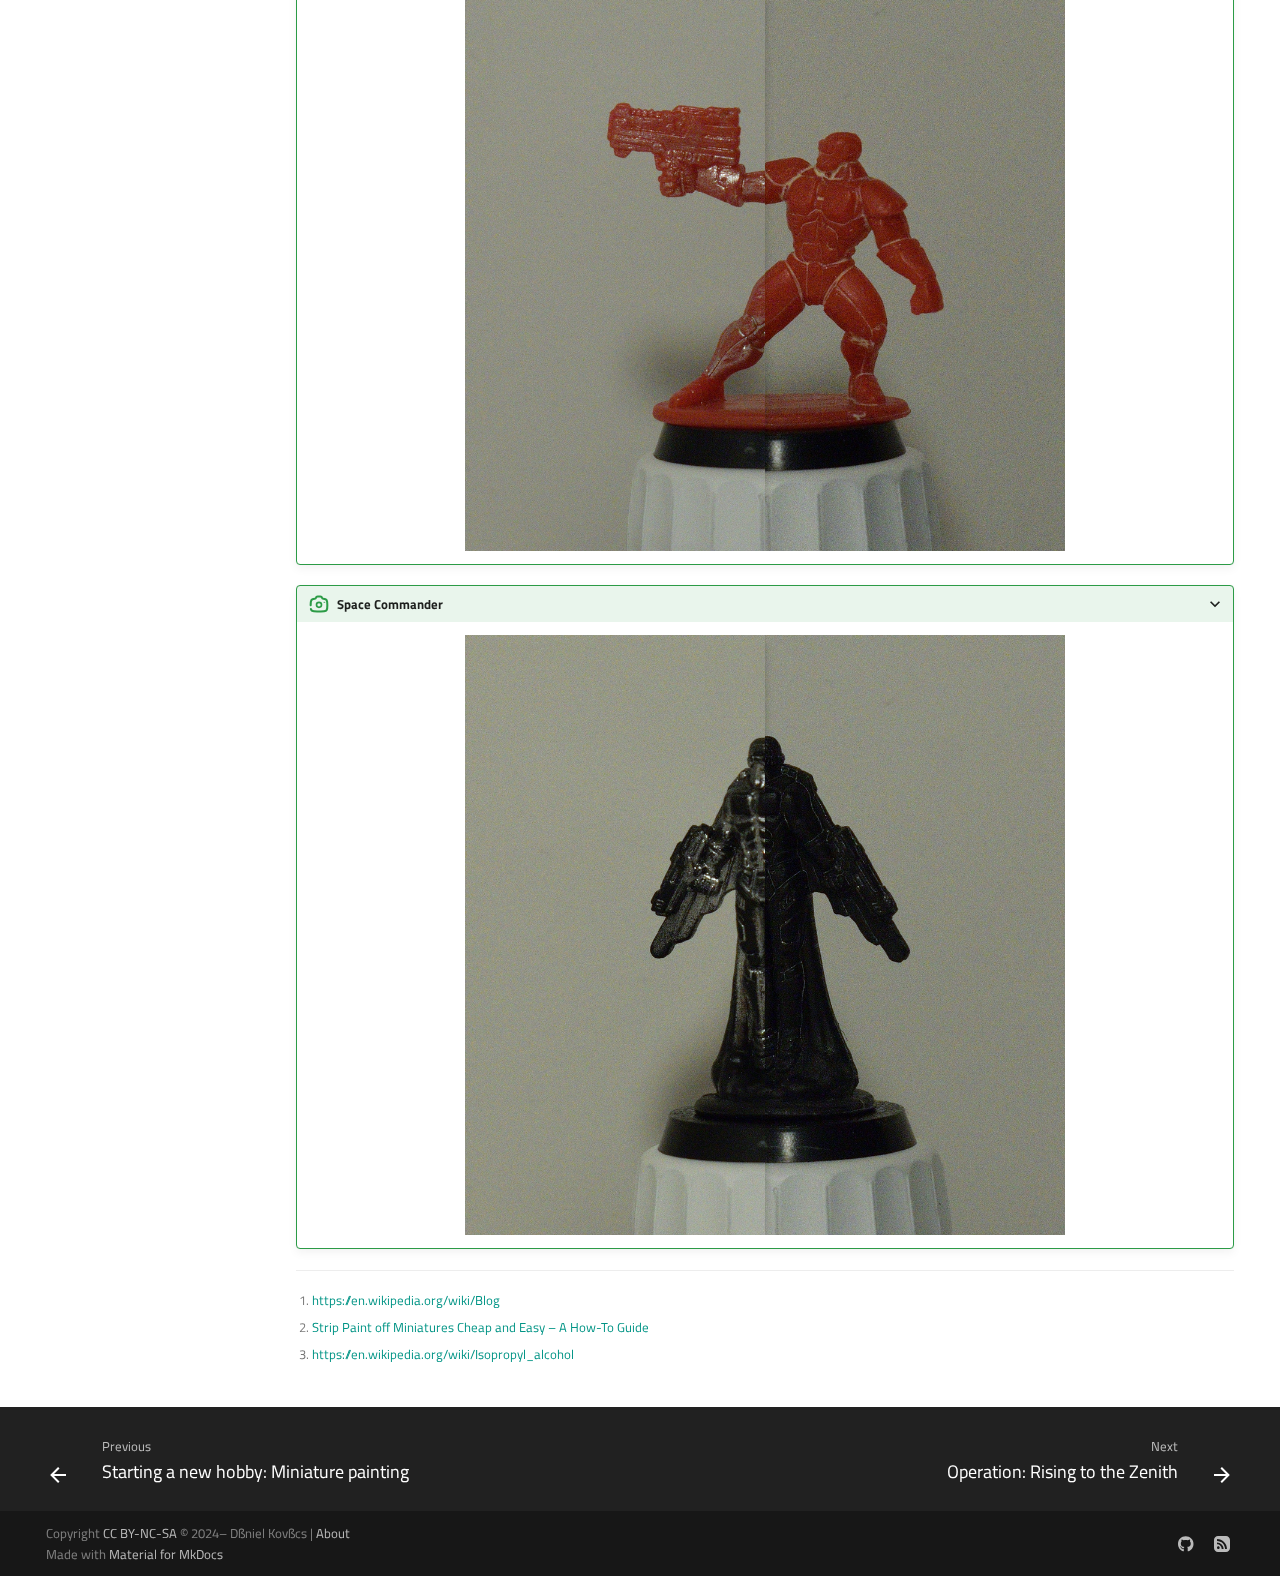
<file: 2024/04/20/operation-runway-strip/index.html>
<!doctype html>
<html lang="en" class="no-js">
  <head>
    
      <meta charset="utf-8">
      <meta name="viewport" content="width=device-width,initial-scale=1">
      
        <meta name="description" content="Strip pre-shading from Risk 2210 A.D. commander miniatures">
      
      
      
        <link rel="canonical" href="https://blog.kovacs.xyz/2024/04/20/operation-runway-strip/">
      
      
        <link rel="prev" href="../../02/starting-a-new-hobby-miniature-painting/">
      
      
        <link rel="next" href="../../21/operation-rising-to-the-zenith/">
      
      
        <link rel="alternate" type="application/rss+xml" title="RSS feed" href="../../../../feed_rss_created.xml">
        <link rel="alternate" type="application/rss+xml" title="RSS feed of updated content" href="../../../../feed_rss_updated.xml">
      
      <link rel="icon" href="../../../../assets/beta-192x192.png">
      <meta name="generator" content="mkdocs-1.5.3, mkdocs-material-9.5.17">
    
    
      
        <title>Operation: Runway strip - YAB (Yet Another βlog)</title>
      
    
    
      <link rel="stylesheet" href="../../../../assets/stylesheets/main.bcfcd587.min.css">
      
        
        <link rel="stylesheet" href="../../../../assets/stylesheets/palette.06af60db.min.css">
      
      
  
  
    
    
  
    
    
  
    
    
  
    
    
  
    
    
  
    
    
  
    
    
  
    
    
  
    
    
  
    
    
  
    
    
  
    
    
  
  
  <style>:root{--md-admonition-icon--abstract:url('data:image/svg+xml;charset=utf-8,<svg xmlns="http://www.w3.org/2000/svg" viewBox="0 0 448 512"><!--! Font Awesome Free 6.5.1 by @fontawesome - https://fontawesome.com License - https://fontawesome.com/license/free (Icons: CC BY 4.0, Fonts: SIL OFL 1.1, Code: MIT License) Copyright 2023 Fonticons, Inc.--><path d="M96 0C43 0 0 43 0 96v320c0 53 43 96 96 96h320c17.7 0 32-14.3 32-32s-14.3-32-32-32v-64c17.7 0 32-14.3 32-32V32c0-17.7-14.3-32-32-32H96zm0 384h256v64H96c-17.7 0-32-14.3-32-32s14.3-32 32-32zm32-240c0-8.8 7.2-16 16-16h192c8.8 0 16 7.2 16 16s-7.2 16-16 16H144c-8.8 0-16-7.2-16-16zm16 48h192c8.8 0 16 7.2 16 16s-7.2 16-16 16H144c-8.8 0-16-7.2-16-16s7.2-16 16-16z"/></svg>');--md-admonition-icon--bug:url('data:image/svg+xml;charset=utf-8,<svg xmlns="http://www.w3.org/2000/svg" viewBox="0 0 640 512"><!--! Font Awesome Free 6.5.1 by @fontawesome - https://fontawesome.com License - https://fontawesome.com/license/free (Icons: CC BY 4.0, Fonts: SIL OFL 1.1, Code: MIT License) Copyright 2023 Fonticons, Inc.--><path d="M320 0c17.7 0 32 14.3 32 32v64h120c39.8 0 72 32.2 72 72v272c0 39.8-32.2 72-72 72H168c-39.8 0-72-32.2-72-72V168c0-39.8 32.2-72 72-72h120V32c0-17.7 14.3-32 32-32zM208 384c-8.8 0-16 7.2-16 16s7.2 16 16 16h32c8.8 0 16-7.2 16-16s-7.2-16-16-16h-32zm96 0c-8.8 0-16 7.2-16 16s7.2 16 16 16h32c8.8 0 16-7.2 16-16s-7.2-16-16-16h-32zm96 0c-8.8 0-16 7.2-16 16s7.2 16 16 16h32c8.8 0 16-7.2 16-16s-7.2-16-16-16h-32zM264 256a40 40 0 1 0-80 0 40 40 0 1 0 80 0zm152 40a40 40 0 1 0 0-80 40 40 0 1 0 0 80zM48 224h16v192H48c-26.5 0-48-21.5-48-48v-96c0-26.5 21.5-48 48-48zm544 0c26.5 0 48 21.5 48 48v96c0 26.5-21.5 48-48 48h-16V224h16z"/></svg>');--md-admonition-icon--danger:url('data:image/svg+xml;charset=utf-8,<svg xmlns="http://www.w3.org/2000/svg" viewBox="0 0 512 512"><!--! Font Awesome Free 6.5.1 by @fontawesome - https://fontawesome.com License - https://fontawesome.com/license/free (Icons: CC BY 4.0, Fonts: SIL OFL 1.1, Code: MIT License) Copyright 2023 Fonticons, Inc.--><path d="M416 398.9c58.5-41.1 96-104.1 96-174.9C512 100.3 397.4 0 256 0S0 100.3 0 224c0 70.7 37.5 133.8 96 174.9V464c0 26.5 21.5 48 48 48h48v-48c0-8.8 7.2-16 16-16s16 7.2 16 16v48h64v-48c0-8.8 7.2-16 16-16s16 7.2 16 16v48h48c26.5 0 48-21.5 48-48v-65.1zM96 256a64 64 0 1 1 128 0 64 64 0 1 1-128 0zm256-64a64 64 0 1 1 0 128 64 64 0 1 1 0-128z"/></svg>');--md-admonition-icon--example:url('data:image/svg+xml;charset=utf-8,<svg xmlns="http://www.w3.org/2000/svg" viewBox="0 0 24 24"><path d="M5 3c-1.1 0-2 .9-2 2s-.9 2-2 2v2c1.1 0 2 .9 2 2s.9 2 2 2h2v-2H5v-1c0-1.1-.9-2-2-2 1.1 0 2-.9 2-2V5h2V3m4 0c1.1 0 2 .9 2 2s.9 2 2 2v2c-1.1 0-2 .9-2 2s-.9 2-2 2H9v-2h2v-1c0-1.1.9-2 2-2-1.1 0-2-.9-2-2V5H9V3h2m11 3v12c0 1.11-.89 2-2 2H4a2 2 0 0 1-2-2v-3h2v3h16V6h-2.97V4H20c1.11 0 2 .89 2 2Z"/></svg>');--md-admonition-icon--failure:url('data:image/svg+xml;charset=utf-8,<svg xmlns="http://www.w3.org/2000/svg" viewBox="0 0 512 512"><!--! Font Awesome Free 6.5.1 by @fontawesome - https://fontawesome.com License - https://fontawesome.com/license/free (Icons: CC BY 4.0, Fonts: SIL OFL 1.1, Code: MIT License) Copyright 2023 Fonticons, Inc.--><path d="M459.1 52.4 442.6 6.5c-1.9-3.9-6.1-6.5-10.5-6.5s-8.5 2.6-10.4 6.5l-16.5 45.9-46 16.8c-4.3 1.6-7.3 5.9-7.2 10.4 0 4.5 3 8.7 7.2 10.2l45.7 16.8 16.8 45.8c1.5 4.4 5.8 7.5 10.4 7.5s8.9-3.1 10.4-7.5l16.5-45.8 45.7-16.8c4.2-1.5 7.2-5.7 7.2-10.2 0-4.6-3-8.9-7.2-10.4l-45.6-16.8zm-132.4 53c-12.5-12.5-32.8-12.5-45.3 0l-2.9 2.9c-22-8-45.8-12.3-70.5-12.3C93.1 96 0 189.1 0 304s93.1 208 208 208 208-93.1 208-208c0-24.7-4.3-48.5-12.2-70.5l2.9-2.9c12.5-12.5 12.5-32.8 0-45.3l-80-80zM200 192c-57.4 0-104 46.6-104 104v8c0 8.8-7.2 16-16 16s-16-7.2-16-16v-8c0-75.1 60.9-136 136-136h8c8.8 0 16 7.2 16 16s-7.2 16-16 16h-8z"/></svg>');--md-admonition-icon--info:url('data:image/svg+xml;charset=utf-8,<svg xmlns="http://www.w3.org/2000/svg" viewBox="0 0 512 512"><!--! Font Awesome Free 6.5.1 by @fontawesome - https://fontawesome.com License - https://fontawesome.com/license/free (Icons: CC BY 4.0, Fonts: SIL OFL 1.1, Code: MIT License) Copyright 2023 Fonticons, Inc.--><path d="M256 512a256 256 0 1 0 0-512 256 256 0 1 0 0 512zm-40-176h24v-64h-24c-13.3 0-24-10.7-24-24s10.7-24 24-24h48c13.3 0 24 10.7 24 24v88h8c13.3 0 24 10.7 24 24s-10.7 24-24 24h-80c-13.3 0-24-10.7-24-24s10.7-24 24-24zm40-208a32 32 0 1 1 0 64 32 32 0 1 1 0-64z"/></svg>');--md-admonition-icon--note:url('data:image/svg+xml;charset=utf-8,<svg xmlns="http://www.w3.org/2000/svg" viewBox="0 0 448 512"><!--! Font Awesome Free 6.5.1 by @fontawesome - https://fontawesome.com License - https://fontawesome.com/license/free (Icons: CC BY 4.0, Fonts: SIL OFL 1.1, Code: MIT License) Copyright 2023 Fonticons, Inc.--><path d="M64 32C28.7 32 0 60.7 0 96v320c0 35.3 28.7 64 64 64h224V368c0-26.5 21.5-48 48-48h112V96c0-35.3-28.7-64-64-64H64zm384 320H336c-8.8 0-16 7.2-16 16v112l32-32 64-64 32-32z"/></svg>');--md-admonition-icon--question:url('data:image/svg+xml;charset=utf-8,<svg xmlns="http://www.w3.org/2000/svg" viewBox="0 0 512 512"><!--! Font Awesome Free 6.5.1 by @fontawesome - https://fontawesome.com License - https://fontawesome.com/license/free (Icons: CC BY 4.0, Fonts: SIL OFL 1.1, Code: MIT License) Copyright 2023 Fonticons, Inc.--><path d="M256 512a256 256 0 1 0 0-512 256 256 0 1 0 0 512zm-86.2-346.7c7.9-22.3 29.1-37.3 52.8-37.3h58.3c34.9 0 63.1 28.3 63.1 63.1 0 22.6-12.1 43.5-31.7 54.8L280 264.4c-.2 13-10.9 23.6-24 23.6-13.3 0-24-10.7-24-24v-13.5c0-8.6 4.6-16.5 12.1-20.8l44.3-25.4c4.7-2.7 7.6-7.7 7.6-13.1 0-8.4-6.8-15.1-15.1-15.1h-58.3c-3.4 0-6.4 2.1-7.5 5.3l-.4 1.2c-4.4 12.5-18.2 19-30.6 14.6s-19-18.2-14.6-30.6l.4-1.2zM224 352a32 32 0 1 1 64 0 32 32 0 1 1-64 0z"/></svg>');--md-admonition-icon--quote:url('data:image/svg+xml;charset=utf-8,<svg xmlns="http://www.w3.org/2000/svg" viewBox="0 0 448 512"><!--! Font Awesome Free 6.5.1 by @fontawesome - https://fontawesome.com License - https://fontawesome.com/license/free (Icons: CC BY 4.0, Fonts: SIL OFL 1.1, Code: MIT License) Copyright 2023 Fonticons, Inc.--><path d="M0 216C0 149.7 53.7 96 120 96h8c17.7 0 32 14.3 32 32s-14.3 32-32 32h-8c-30.9 0-56 25.1-56 56v8h64c35.3 0 64 28.7 64 64v64c0 35.3-28.7 64-64 64H64c-35.3 0-64-28.7-64-64V216zm256 0c0-66.3 53.7-120 120-120h8c17.7 0 32 14.3 32 32s-14.3 32-32 32h-8c-30.9 0-56 25.1-56 56v8h64c35.3 0 64 28.7 64 64v64c0 35.3-28.7 64-64 64h-64c-35.3 0-64-28.7-64-64V216z"/></svg>');--md-admonition-icon--success:url('data:image/svg+xml;charset=utf-8,<svg xmlns="http://www.w3.org/2000/svg" viewBox="0 0 448 512"><!--! Font Awesome Free 6.5.1 by @fontawesome - https://fontawesome.com License - https://fontawesome.com/license/free (Icons: CC BY 4.0, Fonts: SIL OFL 1.1, Code: MIT License) Copyright 2023 Fonticons, Inc.--><path d="M438.6 105.4c12.5 12.5 12.5 32.8 0 45.3l-256 256c-12.5 12.5-32.8 12.5-45.3 0l-128-128c-12.5-12.5-12.5-32.8 0-45.3s32.8-12.5 45.3 0L160 338.7l233.4-233.3c12.5-12.5 32.8-12.5 45.3 0z"/></svg>');--md-admonition-icon--tip:url('data:image/svg+xml;charset=utf-8,<svg xmlns="http://www.w3.org/2000/svg" viewBox="0 0 512 512"><!--! Font Awesome Free 6.5.1 by @fontawesome - https://fontawesome.com License - https://fontawesome.com/license/free (Icons: CC BY 4.0, Fonts: SIL OFL 1.1, Code: MIT License) Copyright 2023 Fonticons, Inc.--><path d="M480 32c0-12.9-7.8-24.6-19.8-29.6S434.5.2 425.3 9.3L381.7 53c-48 48-113.1 75-181 75H64c-35.3 0-64 28.7-64 64v96c0 35.3 28.7 64 64 64v128c0 17.7 14.3 32 32 32h64c17.7 0 32-14.3 32-32V352h8.7c67.9 0 133 27 181 75l43.6 43.6c9.2 9.2 22.9 11.9 34.9 6.9s19.8-16.6 19.8-29.6V300.4c18.6-8.8 32-32.5 32-60.4s-13.4-51.6-32-60.4V32zm-64 76.7v262.6C357.2 317.8 280.5 288 200.7 288H192v-96h8.7c79.8 0 156.5-29.8 215.3-83.3z"/></svg>');--md-admonition-icon--warning:url('data:image/svg+xml;charset=utf-8,<svg xmlns="http://www.w3.org/2000/svg" viewBox="0 0 512 512"><!--! Font Awesome Free 6.5.1 by @fontawesome - https://fontawesome.com License - https://fontawesome.com/license/free (Icons: CC BY 4.0, Fonts: SIL OFL 1.1, Code: MIT License) Copyright 2023 Fonticons, Inc.--><path d="M256 32c14.2 0 27.3 7.5 34.5 19.8l216 368c7.3 12.4 7.3 27.7.2 40.1S486.3 480 472 480H40c-14.3 0-27.6-7.7-34.7-20.1s-7-27.8.2-40.1l216-368C228.7 39.5 241.8 32 256 32zm0 128c-13.3 0-24 10.7-24 24v112c0 13.3 10.7 24 24 24s24-10.7 24-24V184c0-13.3-10.7-24-24-24zm32 224a32 32 0 1 0-64 0 32 32 0 1 0 64 0z"/></svg>');}</style>


  
  
  
  
  <style>:root{--md-annotation-icon:url('data:image/svg+xml;charset=utf-8,<svg xmlns="http://www.w3.org/2000/svg" viewBox="0 0 24 24"><path d="M11 7v2h2V7h-2m3 10v-2h-1v-4h-3v2h1v2h-1v2h4m8-5c0 5.5-4.5 10-10 10S2 17.5 2 12 6.5 2 12 2s10 4.5 10 10m-2 0c0-4.42-3.58-8-8-8s-8 3.58-8 8 3.58 8 8 8 8-3.58 8-8Z"/></svg>');}</style>


    
    
      
    
    
      
        
        
        
        <link rel="stylesheet" href="../../../../assets/external/fonts.googleapis.com/css.6bbf95ab.css">
        <style>:root{--md-text-font:"Titillium Web";--md-code-font:"JetBrains Mono"}</style>
      
    
    
      <link rel="stylesheet" href="../../../../stylesheets/before-after.css">
    
      <link rel="stylesheet" href="../../../../stylesheets/picture-admonition.css">
    
      <link rel="stylesheet" href="../../../../stylesheets/overrides.css">
    
      <link rel="stylesheet" href="../../../../assets/external/cdnjs.cloudflare.com/ajax/libs/KaTeX/0.16.7/katex.min.css">
    
    <script>__md_scope=new URL("../../../..",location),__md_hash=e=>[...e].reduce((e,_)=>(e<<5)-e+_.charCodeAt(0),0),__md_get=(e,_=localStorage,t=__md_scope)=>JSON.parse(_.getItem(t.pathname+"."+e)),__md_set=(e,_,t=localStorage,a=__md_scope)=>{try{t.setItem(a.pathname+"."+e,JSON.stringify(_))}catch(e){}}</script>
    
      

    
    
    
  </head>
  
  
    
    
      
    
    
    
    
    <body dir="ltr" data-md-color-scheme="default" data-md-color-primary="indigo" data-md-color-accent="indigo">
  
    
    <input class="md-toggle" data-md-toggle="drawer" type="checkbox" id="__drawer" autocomplete="off">
    <input class="md-toggle" data-md-toggle="search" type="checkbox" id="__search" autocomplete="off">
    <label class="md-overlay" for="__drawer"></label>
    <div data-md-component="skip">
      
        
        <a href="#operation-runway-strip" class="md-skip">
          Skip to content
        </a>
      
    </div>
    <div data-md-component="announce">
      
    </div>
    
    
      

<header class="md-header" data-md-component="header">
  <nav class="md-header__inner md-grid" aria-label="Header">
    <a href="../../../.." title="YAB (Yet Another βlog)" class="md-header__button md-logo" aria-label="YAB (Yet Another βlog)" data-md-component="logo">
      
  
  <svg xmlns="http://www.w3.org/2000/svg" viewBox="0 0 24 24"><path d="M9.23 17.59v5.53H6.88V6.72c0-1.45.43-2.59 1.28-3.44C9 2.43 10.17 2 11.61 2c1.39 0 2.46.34 3.26 1 .79.68 1.18 1.62 1.18 2.81 0 .82-.26 1.59-.78 2.3-.52.71-1.19 1.2-2.02 1.47v.04c1.25.2 2.22.65 2.88 1.38.66.71.99 1.62.99 2.74 0 1.32-.46 2.4-1.37 3.23-.92.83-2.12 1.24-3.62 1.24-1.06 0-2.03-.21-2.9-.62m1.49-6.84V8.83c.87-.11 1.58-.43 2.15-.97.56-.55.84-1.16.84-1.86 0-1.38-.71-2.08-2.11-2.08-.76 0-1.35.24-1.76.73-.41.49-.61 1.17-.61 2.06v8.79c.91.53 1.8.79 2.66.79.84 0 1.5-.22 1.97-.65.47-.44.7-1.06.7-1.85 0-1.79-1.28-2.79-3.84-3.04Z"/></svg>

    </a>
    <label class="md-header__button md-icon" for="__drawer">
      
      <svg xmlns="http://www.w3.org/2000/svg" viewBox="0 0 24 24"><path d="M3 6h18v2H3V6m0 5h18v2H3v-2m0 5h18v2H3v-2Z"/></svg>
    </label>
    <div class="md-header__title" data-md-component="header-title">
      <div class="md-header__ellipsis">
        <div class="md-header__topic">
          <span class="md-ellipsis">
            YAB (Yet Another βlog)
          </span>
        </div>
        <div class="md-header__topic" data-md-component="header-topic">
          <span class="md-ellipsis">
            
              Operation: Runway strip
            
          </span>
        </div>
      </div>
    </div>
    
      
        <form class="md-header__option" data-md-component="palette">
  
    
    
    
    <input class="md-option" data-md-color-media="(prefers-color-scheme)" data-md-color-scheme="default" data-md-color-primary="indigo" data-md-color-accent="indigo"  aria-label="Switch to light mode"  type="radio" name="__palette" id="__palette_0">
    
      <label class="md-header__button md-icon" title="Switch to light mode" for="__palette_1" hidden>
        <svg xmlns="http://www.w3.org/2000/svg" viewBox="0 0 24 24"><path d="M12 8a4 4 0 0 0-4 4 4 4 0 0 0 4 4 4 4 0 0 0 4-4 4 4 0 0 0-4-4m0 10a6 6 0 0 1-6-6 6 6 0 0 1 6-6 6 6 0 0 1 6 6 6 6 0 0 1-6 6m8-9.31V4h-4.69L12 .69 8.69 4H4v4.69L.69 12 4 15.31V20h4.69L12 23.31 15.31 20H20v-4.69L23.31 12 20 8.69Z"/></svg>
      </label>
    
  
    
    
    
    <input class="md-option" data-md-color-media="(prefers-color-scheme: light)" data-md-color-scheme="default" data-md-color-primary="teal" data-md-color-accent="teal"  aria-label="Switch to dark mode"  type="radio" name="__palette" id="__palette_1">
    
      <label class="md-header__button md-icon" title="Switch to dark mode" for="__palette_2" hidden>
        <svg xmlns="http://www.w3.org/2000/svg" viewBox="0 0 24 24"><path d="M12 18c-.89 0-1.74-.2-2.5-.55C11.56 16.5 13 14.42 13 12c0-2.42-1.44-4.5-3.5-5.45C10.26 6.2 11.11 6 12 6a6 6 0 0 1 6 6 6 6 0 0 1-6 6m8-9.31V4h-4.69L12 .69 8.69 4H4v4.69L.69 12 4 15.31V20h4.69L12 23.31 15.31 20H20v-4.69L23.31 12 20 8.69Z"/></svg>
      </label>
    
  
    
    
    
    <input class="md-option" data-md-color-media="(prefers-color-scheme: dark)" data-md-color-scheme="slate" data-md-color-primary="teal" data-md-color-accent="teal"  aria-label="Switch to auto-mode (follow system preferences)"  type="radio" name="__palette" id="__palette_2">
    
      <label class="md-header__button md-icon" title="Switch to auto-mode (follow system preferences)" for="__palette_0" hidden>
        <svg xmlns="http://www.w3.org/2000/svg" viewBox="0 0 24 24"><path d="m14.3 16-.7-2h-3.2l-.7 2H7.8L11 7h2l3.2 9h-1.9M20 8.69V4h-4.69L12 .69 8.69 4H4v4.69L.69 12 4 15.31V20h4.69L12 23.31 15.31 20H20v-4.69L23.31 12 20 8.69m-9.15 3.96h2.3L12 9l-1.15 3.65Z"/></svg>
      </label>
    
  
</form>
      
    
    
      <script>var media,input,key,value,palette=__md_get("__palette");if(palette&&palette.color){"(prefers-color-scheme)"===palette.color.media&&(media=matchMedia("(prefers-color-scheme: light)"),input=document.querySelector(media.matches?"[data-md-color-media='(prefers-color-scheme: light)']":"[data-md-color-media='(prefers-color-scheme: dark)']"),palette.color.media=input.getAttribute("data-md-color-media"),palette.color.scheme=input.getAttribute("data-md-color-scheme"),palette.color.primary=input.getAttribute("data-md-color-primary"),palette.color.accent=input.getAttribute("data-md-color-accent"));for([key,value]of Object.entries(palette.color))document.body.setAttribute("data-md-color-"+key,value)}</script>
    
    
    
      <label class="md-header__button md-icon" for="__search">
        
        <svg xmlns="http://www.w3.org/2000/svg" viewBox="0 0 24 24"><path d="M9.5 3A6.5 6.5 0 0 1 16 9.5c0 1.61-.59 3.09-1.56 4.23l.27.27h.79l5 5-1.5 1.5-5-5v-.79l-.27-.27A6.516 6.516 0 0 1 9.5 16 6.5 6.5 0 0 1 3 9.5 6.5 6.5 0 0 1 9.5 3m0 2C7 5 5 7 5 9.5S7 14 9.5 14 14 12 14 9.5 12 5 9.5 5Z"/></svg>
      </label>
      <div class="md-search" data-md-component="search" role="dialog">
  <label class="md-search__overlay" for="__search"></label>
  <div class="md-search__inner" role="search">
    <form class="md-search__form" name="search">
      <input type="text" class="md-search__input" name="query" aria-label="Search" placeholder="Search" autocapitalize="off" autocorrect="off" autocomplete="off" spellcheck="false" data-md-component="search-query" required>
      <label class="md-search__icon md-icon" for="__search">
        
        <svg xmlns="http://www.w3.org/2000/svg" viewBox="0 0 24 24"><path d="M9.5 3A6.5 6.5 0 0 1 16 9.5c0 1.61-.59 3.09-1.56 4.23l.27.27h.79l5 5-1.5 1.5-5-5v-.79l-.27-.27A6.516 6.516 0 0 1 9.5 16 6.5 6.5 0 0 1 3 9.5 6.5 6.5 0 0 1 9.5 3m0 2C7 5 5 7 5 9.5S7 14 9.5 14 14 12 14 9.5 12 5 9.5 5Z"/></svg>
        
        <svg xmlns="http://www.w3.org/2000/svg" viewBox="0 0 24 24"><path d="M20 11v2H8l5.5 5.5-1.42 1.42L4.16 12l7.92-7.92L13.5 5.5 8 11h12Z"/></svg>
      </label>
      <nav class="md-search__options" aria-label="Search">
        
        <button type="reset" class="md-search__icon md-icon" title="Clear" aria-label="Clear" tabindex="-1">
          
          <svg xmlns="http://www.w3.org/2000/svg" viewBox="0 0 24 24"><path d="M19 6.41 17.59 5 12 10.59 6.41 5 5 6.41 10.59 12 5 17.59 6.41 19 12 13.41 17.59 19 19 17.59 13.41 12 19 6.41Z"/></svg>
        </button>
      </nav>
      
    </form>
    <div class="md-search__output">
      <div class="md-search__scrollwrap" data-md-scrollfix>
        <div class="md-search-result" data-md-component="search-result">
          <div class="md-search-result__meta">
            Initializing search
          </div>
          <ol class="md-search-result__list" role="presentation"></ol>
        </div>
      </div>
    </div>
  </div>
</div>
    
    
      <div class="md-header__source">
        <a href="https://github.com/AFulgens/afulgens.github.io" title="Go to repository" class="md-source" data-md-component="source">
  <div class="md-source__icon md-icon">
    
    <svg xmlns="http://www.w3.org/2000/svg" viewBox="0 0 448 512"><!--! Font Awesome Free 6.5.1 by @fontawesome - https://fontawesome.com License - https://fontawesome.com/license/free (Icons: CC BY 4.0, Fonts: SIL OFL 1.1, Code: MIT License) Copyright 2023 Fonticons, Inc.--><path d="M439.55 236.05 244 40.45a28.87 28.87 0 0 0-40.81 0l-40.66 40.63 51.52 51.52c27.06-9.14 52.68 16.77 43.39 43.68l49.66 49.66c34.23-11.8 61.18 31 35.47 56.69-26.49 26.49-70.21-2.87-56-37.34L240.22 199v121.85c25.3 12.54 22.26 41.85 9.08 55a34.34 34.34 0 0 1-48.55 0c-17.57-17.6-11.07-46.91 11.25-56v-123c-20.8-8.51-24.6-30.74-18.64-45L142.57 101 8.45 235.14a28.86 28.86 0 0 0 0 40.81l195.61 195.6a28.86 28.86 0 0 0 40.8 0l194.69-194.69a28.86 28.86 0 0 0 0-40.81z"/></svg>
  </div>
  <div class="md-source__repository">
    👀 @ GitHub
  </div>
</a>
      </div>
    
  </nav>
  
</header>
    
    <div class="md-container" data-md-component="container">
      
      
        
          
            
<nav class="md-tabs" aria-label="Tabs" data-md-component="tabs">
  <div class="md-grid">
    <ul class="md-tabs__list">
      
        
  
  
    
  
  
    
    
      <li class="md-tabs__item md-tabs__item--active">
        <a href="../../../.." class="md-tabs__link">
          
  
    
  
  Blog

        </a>
      </li>
    
  

      
        
  
  
  
    <li class="md-tabs__item">
      <a href="../../../../about/" class="md-tabs__link">
        
  
    
  
  About

      </a>
    </li>
  

      
    </ul>
  </div>
</nav>
          
        
      
      <main class="md-main" data-md-component="main">
        <div class="md-main__inner md-grid">
          
            
              
                
              
              <div class="md-sidebar md-sidebar--primary" data-md-component="sidebar" data-md-type="navigation" hidden>
                <div class="md-sidebar__scrollwrap">
                  <div class="md-sidebar__inner">
                    


  


  

<nav class="md-nav md-nav--primary md-nav--lifted md-nav--integrated" aria-label="Navigation" data-md-level="0">
  <label class="md-nav__title" for="__drawer">
    <a href="../../../.." title="YAB (Yet Another βlog)" class="md-nav__button md-logo" aria-label="YAB (Yet Another βlog)" data-md-component="logo">
      
  
  <svg xmlns="http://www.w3.org/2000/svg" viewBox="0 0 24 24"><path d="M9.23 17.59v5.53H6.88V6.72c0-1.45.43-2.59 1.28-3.44C9 2.43 10.17 2 11.61 2c1.39 0 2.46.34 3.26 1 .79.68 1.18 1.62 1.18 2.81 0 .82-.26 1.59-.78 2.3-.52.71-1.19 1.2-2.02 1.47v.04c1.25.2 2.22.65 2.88 1.38.66.71.99 1.62.99 2.74 0 1.32-.46 2.4-1.37 3.23-.92.83-2.12 1.24-3.62 1.24-1.06 0-2.03-.21-2.9-.62m1.49-6.84V8.83c.87-.11 1.58-.43 2.15-.97.56-.55.84-1.16.84-1.86 0-1.38-.71-2.08-2.11-2.08-.76 0-1.35.24-1.76.73-.41.49-.61 1.17-.61 2.06v8.79c.91.53 1.8.79 2.66.79.84 0 1.5-.22 1.97-.65.47-.44.7-1.06.7-1.85 0-1.79-1.28-2.79-3.84-3.04Z"/></svg>

    </a>
    YAB (Yet Another βlog)
  </label>
  
    <div class="md-nav__source">
      <a href="https://github.com/AFulgens/afulgens.github.io" title="Go to repository" class="md-source" data-md-component="source">
  <div class="md-source__icon md-icon">
    
    <svg xmlns="http://www.w3.org/2000/svg" viewBox="0 0 448 512"><!--! Font Awesome Free 6.5.1 by @fontawesome - https://fontawesome.com License - https://fontawesome.com/license/free (Icons: CC BY 4.0, Fonts: SIL OFL 1.1, Code: MIT License) Copyright 2023 Fonticons, Inc.--><path d="M439.55 236.05 244 40.45a28.87 28.87 0 0 0-40.81 0l-40.66 40.63 51.52 51.52c27.06-9.14 52.68 16.77 43.39 43.68l49.66 49.66c34.23-11.8 61.18 31 35.47 56.69-26.49 26.49-70.21-2.87-56-37.34L240.22 199v121.85c25.3 12.54 22.26 41.85 9.08 55a34.34 34.34 0 0 1-48.55 0c-17.57-17.6-11.07-46.91 11.25-56v-123c-20.8-8.51-24.6-30.74-18.64-45L142.57 101 8.45 235.14a28.86 28.86 0 0 0 0 40.81l195.61 195.6a28.86 28.86 0 0 0 40.8 0l194.69-194.69a28.86 28.86 0 0 0 0-40.81z"/></svg>
  </div>
  <div class="md-source__repository">
    👀 @ GitHub
  </div>
</a>
    </div>
  
  <ul class="md-nav__list" data-md-scrollfix>
    
      
      
  
  
    
  
  
  
    
    
      
        
          
        
      
        
      
        
      
    
    
      
        
        
      
      
        
      
    
    
    <li class="md-nav__item md-nav__item--active md-nav__item--section md-nav__item--nested">
      
        
        
        <input class="md-nav__toggle md-toggle " type="checkbox" id="__nav_1" checked>
        
          
          
          <div class="md-nav__link md-nav__container">
            <a href="../../../.." class="md-nav__link ">
              
  
  <span class="md-ellipsis">
    Blog
  </span>
  

            </a>
            
              
              <label class="md-nav__link " for="__nav_1" id="__nav_1_label" tabindex="">
                <span class="md-nav__icon md-icon"></span>
              </label>
            
          </div>
        
        <nav class="md-nav" data-md-level="1" aria-labelledby="__nav_1_label" aria-expanded="true">
          <label class="md-nav__title" for="__nav_1">
            <span class="md-nav__icon md-icon"></span>
            Blog
          </label>
          <ul class="md-nav__list" data-md-scrollfix>
            
              
            
              
                
  
  
  
  
    
    
      
        
      
    
    
      
      
        
          
          
        
      
    
    
    <li class="md-nav__item md-nav__item--section md-nav__item--nested">
      
        
        
        <input class="md-nav__toggle md-toggle " type="checkbox" id="__nav_1_2" >
        
          
          <label class="md-nav__link" for="__nav_1_2" id="__nav_1_2_label" tabindex="">
            
  
  <span class="md-ellipsis">
    History
  </span>
  

            <span class="md-nav__icon md-icon"></span>
          </label>
        
        <nav class="md-nav" data-md-level="2" aria-labelledby="__nav_1_2_label" aria-expanded="false">
          <label class="md-nav__title" for="__nav_1_2">
            <span class="md-nav__icon md-icon"></span>
            History
          </label>
          <ul class="md-nav__list" data-md-scrollfix>
            
              
                
  
  
  
    
  
  
    <li class="md-nav__item">
      <a href="../../../../archive/2024/" class="md-nav__link">
        
  
  <span class="md-ellipsis">
    2024
  </span>
  

      </a>
    </li>
  

              
            
          </ul>
        </nav>
      
    </li>
  

              
            
              
                
  
  
  
  
    
    
      
        
      
        
      
    
    
      
      
        
          
          
        
      
    
    
    <li class="md-nav__item md-nav__item--section md-nav__item--nested">
      
        
        
        <input class="md-nav__toggle md-toggle " type="checkbox" id="__nav_1_3" >
        
          
          <label class="md-nav__link" for="__nav_1_3" id="__nav_1_3_label" tabindex="">
            
  
  <span class="md-ellipsis">
    Categories
  </span>
  

            <span class="md-nav__icon md-icon"></span>
          </label>
        
        <nav class="md-nav" data-md-level="2" aria-labelledby="__nav_1_3_label" aria-expanded="false">
          <label class="md-nav__title" for="__nav_1_3">
            <span class="md-nav__icon md-icon"></span>
            Categories
          </label>
          <ul class="md-nav__list" data-md-scrollfix>
            
              
                
  
  
  
    
  
  
    <li class="md-nav__item">
      <a href="../../../../category/painting/" class="md-nav__link">
        
  
  <span class="md-ellipsis">
    painting
  </span>
  

      </a>
    </li>
  

              
            
              
                
  
  
  
    
  
  
    <li class="md-nav__item">
      <a href="../../../../category/risk-2210-ad/" class="md-nav__link">
        
  
  <span class="md-ellipsis">
    risk 2210 a.d.
  </span>
  

      </a>
    </li>
  

              
            
          </ul>
        </nav>
      
    </li>
  

              
            
          </ul>
        </nav>
      
    </li>
  

    
      
      
  
  
  
  
    <li class="md-nav__item">
      <a href="../../../../about/" class="md-nav__link">
        
  
    <svg xmlns="http://www.w3.org/2000/svg" viewBox="0 0 24 24"><path d="M13.5 4A1.5 1.5 0 0 0 12 5.5 1.5 1.5 0 0 0 13.5 7 1.5 1.5 0 0 0 15 5.5 1.5 1.5 0 0 0 13.5 4m-.36 4.77c-1.19.1-4.44 2.69-4.44 2.69-.2.15-.14.14.02.42.16.27.14.29.33.16.2-.13.53-.34 1.08-.68 2.12-1.36.34 1.78-.57 7.07-.36 2.62 2 1.27 2.61.87.6-.39 2.21-1.5 2.37-1.61.22-.15.06-.27-.11-.52-.12-.17-.24-.05-.24-.05-.65.43-1.84 1.33-2 .76-.19-.57 1.03-4.48 1.7-7.17.11-.64.41-2.04-.75-1.94Z"/></svg>
  
  <span class="md-ellipsis">
    About
  </span>
  

      </a>
    </li>
  

    
  </ul>
</nav>
                  </div>
                </div>
              </div>
            
            
          
          
  <div class="md-content md-content--post" data-md-component="content">
    <div class="md-sidebar md-sidebar--post" data-md-component="sidebar" data-md-type="navigation">
      <div class="md-sidebar__scrollwrap">
        <div class="md-sidebar__inner md-post">
          <nav class="md-nav md-nav--primary">
            <div class="md-post__back">
              <div class="md-nav__title md-nav__container">
                <a href="../../../.." class="md-nav__link">
                  <svg xmlns="http://www.w3.org/2000/svg" viewBox="0 0 24 24"><path d="M20 11v2H8l5.5 5.5-1.42 1.42L4.16 12l7.92-7.92L13.5 5.5 8 11h12Z"/></svg>
                  <span class="md-ellipsis">
                    Back to index
                  </span>
                </a>
              </div>
            </div>
            
              <div class="md-post__authors md-typeset">
                
                  <div class="md-profile md-post__profile">
                    <span class="md-author md-author--long">
                      <img src="../../../../assets/external/github.com/afulgens.png.jpg" alt="Dßniel Kovßcs">
                    </span>
                    <span class="md-profile__description">
                      <strong>
                        
                          <a href="https://github.com/afulgens">Dßniel Kovßcs</a>
                        
                      </strong>
                      <br>
                      Creator
                    </span>
                  </div>
                
              </div>
            
            <ul class="md-post__meta md-nav__list">
              <li class="md-nav__item md-nav__item--section">
                <div class="md-post__title">
                  <span class="md-ellipsis">
                    Metadata
                  </span>
                </div>
                <nav class="md-nav">
                  <ul class="md-nav__list">
                    <li class="md-nav__item">
                      <div class="md-nav__link">
                        <svg xmlns="http://www.w3.org/2000/svg" viewBox="0 0 24 24"><path d="M19 19H5V8h14m-3-7v2H8V1H6v2H5c-1.11 0-2 .89-2 2v14a2 2 0 0 0 2 2h14a2 2 0 0 0 2-2V5a2 2 0 0 0-2-2h-1V1m-1 11h-5v5h5v-5Z"/></svg>
                        <time datetime="2024-04-20 00:00:00" class="md-ellipsis">2024, April 20</time>
                      </div>
                    </li>
                    
                    
                      <li class="md-nav__item">
                        <div class="md-nav__link">
                          <svg xmlns="http://www.w3.org/2000/svg" viewBox="0 0 24 24"><path d="M9 3v15h3V3H9m3 2 4 13 3-1-4-13-3 1M5 5v13h3V5H5M3 19v2h18v-2H3Z"/></svg>
                          <span class="md-ellipsis">
                            in
                            
                              <a href="../../../../category/painting/">painting</a>, 
                              <a href="../../../../category/risk-2210-ad/">risk 2210 a.d.</a></span>
                        </div>
                      </li>
                    
                    
                      
                      <li class="md-nav__item">
                        <div class="md-nav__link">
                          <svg xmlns="http://www.w3.org/2000/svg" viewBox="0 0 24 24"><path d="M12 20a8 8 0 0 0 8-8 8 8 0 0 0-8-8 8 8 0 0 0-8 8 8 8 0 0 0 8 8m0-18a10 10 0 0 1 10 10 10 10 0 0 1-10 10C6.47 22 2 17.5 2 12A10 10 0 0 1 12 2m.5 5v5.25l4.5 2.67-.75 1.23L11 13V7h1.5Z"/></svg>
                          <span class="md-ellipsis">
                            
                              2 min read
                            
                          </span>
                        </div>
                      </li>
                    
                  </ul>
                </nav>
              </li>
            </ul>
          </nav>
          
            

<nav class="md-nav md-nav--secondary" aria-label="Table of contents">
  
  
  
    
  
  
</nav>
          
        </div>
      </div>
    </div>
    <article class="md-content__inner md-typeset">
      
        

  
  


<h1 id="operation-runway-strip">Operation: Runway strip<a class="headerlink" href="#operation-runway-strip" title="Permanent link">&para;</a></h1>
<p>Learning something new has always been fun for me.</p>
<!-- more -->

<p>I am learning this new hobby and I plan to use this blog really as a blog... a web log<sup id="fnref:1"><a class="footnote-ref" href="#fn:1">1</a></sup>.
Alas, also as a dictionary for the “future me.”
Thus, I will be documenting everything I can think of that I am learning.</p>
<p>The first such thing is how to get rid of paint on miniatures.
This is important for multiple reasons, and I have two main ones:</p>
<ul>
<li>I am a beginner. I will have miniatures that I’ll want to re-do.</li>
<li>My very first project—painting the commander miniatures of Risk 2210 A.D.—is using pre-shaded miniatures. I want to start afresh.</li>
</ul>
<p>After a very thorough 5 minutes of using DuckDuckGo, I ended up reading a tutorial about just how to do that<sup id="fnref:2"><a class="footnote-ref" href="#fn:2">2</a></sup>.</p>
<figure>
    <img alt="" src="../../../../images/240420-operation-runway/preparing-for-bath.jpg" width="400" />
    <figcaption>Commanders preparing for a bath</figcaption>
</figure>
<p>So, armed with isopropyl alcohol<sup id="fnref:3"><a class="footnote-ref" href="#fn:3">3</a></sup> I have soaked all 25 miniatures (5 of each of the 5 commanders) for around an hour and spent another 1½ scraping them off with a toothbrush.
I think it was worth it.</p>
<p>Just to be able to start from an "as clean as possible" state.</p>
<p><em>The pictures are before/after stripping the factory pre-shading.</em></p>
<details class="picture" open="open">
<summary>Diplomat Commander</summary>
<p><div style="justify-content: center; display: flex;">
<div class="comparison" onmousemove="moveDivisor(event)"
     style="background-size: cover;
            background-image: url(../../../../images/240420-operation-runway/green-diplomat-stripped.jpg);">
    <figure>
        <div class="divisor"
             style="background-size: cover;
                    background-image: url(../../../../images/240420-operation-runway/green-diplomat-original.jpg);">
    </figure>
</div>
</div></p>
</details>
<details class="picture" open="open">
<summary>Land Commander</summary>
<p><div style="justify-content: center; display: flex;">
<div class="comparison" onmousemove="moveDivisor(event)"
     style="background-size: cover;
            background-image: url(../../../../images/240420-operation-runway/brown-land-stripped.jpg);">
    <figure>
        <div class="divisor"
             style="background-size: cover;
                    background-image: url(../../../../images/240420-operation-runway/brown-land-original.jpg);">
    </figure>
</div>
</div></p>
</details>
<details class="picture" open="open">
<summary>Naval Commander</summary>
<p><div style="justify-content: center; display: flex;">
<div class="comparison" onmousemove="moveDivisor(event)"
     style="background-size: cover;
            background-image: url(../../../../images/240420-operation-runway/blue-naval-stripped.jpg);">
    <figure>
        <div class="divisor"
             style="background-size: cover;
                    background-image: url(../../../../images/240420-operation-runway/blue-naval-original.jpg);">
    </figure>
</div>
</div></p>
</details>
<details class="picture" open="open">
<summary>Nuclear Commander</summary>
<p><div style="justify-content: center; display: flex;">
<div class="comparison" onmousemove="moveDivisor(event)"
     style="background-size: cover;
            background-image: url(../../../../images/240420-operation-runway/red-nuclear-stripped.jpg);">
    <figure>
        <div class="divisor"
             style="background-size: cover;
                    background-image: url(../../../../images/240420-operation-runway/red-nuclear-original.jpg);">
    </figure>
</div>
</div></p>
</details>
<details class="picture" open="open">
<summary>Space Commander</summary>
<p><div style="justify-content: center; display: flex;">
<div class="comparison" onmousemove="moveDivisor(event)"
     style="background-size: cover;
            background-image: url(../../../../images/240420-operation-runway/space-black-stripped.jpg);">
    <figure>
        <div class="divisor"
             style="background-size: cover;
                    background-image: url(../../../../images/240420-operation-runway/space-black-original.jpg);">
    </figure>
</div>
</div></p>
</details>
<div class="footnote">
<hr />
<ol>
<li id="fn:1">
<p><a href="https://en.wikipedia.org/wiki/Blog">https://en.wikipedia.org/wiki/Blog</a>&#160;<a class="footnote-backref" href="#fnref:1" title="Jump back to footnote 1 in the text">&#8617;</a></p>
</li>
<li id="fn:2">
<p><a href="https://www.fauxhammer.com/tutorials/strip-paint-off-miniatures-cheap-and-easy/">Strip Paint off Miniatures Cheap and Easy – A How-To Guide</a>&#160;<a class="footnote-backref" href="#fnref:2" title="Jump back to footnote 2 in the text">&#8617;</a></p>
</li>
<li id="fn:3">
<p><a href="https://en.wikipedia.org/wiki/Isopropyl_alcohol">https://en.wikipedia.org/wiki/Isopropyl_alcohol</a>&#160;<a class="footnote-backref" href="#fnref:3" title="Jump back to footnote 3 in the text">&#8617;</a></p>
</li>
</ol>
</div>







  
  




  



      
    </article>
  </div>

          
  <script>var tabs=__md_get("__tabs");if(Array.isArray(tabs))e:for(var set of document.querySelectorAll(".tabbed-set")){var tab,labels=set.querySelector(".tabbed-labels");for(tab of tabs)for(var label of labels.getElementsByTagName("label"))if(label.innerText.trim()===tab){var input=document.getElementById(label.htmlFor);input.checked=!0;continue e}}</script>

<script>var target=document.getElementById(location.hash.slice(1));target&&target.name&&(target.checked=target.name.startsWith("__tabbed_"))</script>
        </div>
        
          <button type="button" class="md-top md-icon" data-md-component="top" hidden>
  
  <svg xmlns="http://www.w3.org/2000/svg" viewBox="0 0 24 24"><path d="M13 20h-2V8l-5.5 5.5-1.42-1.42L12 4.16l7.92 7.92-1.42 1.42L13 8v12Z"/></svg>
  Back to top
</button>
        
      </main>
      
        <footer class="md-footer">
  
    
      
        
      
      <nav class="md-footer__inner md-grid" aria-label="Footer" >
        
          
          <a href="../../02/starting-a-new-hobby-miniature-painting/" class="md-footer__link md-footer__link--prev" aria-label="Previous: Starting a new hobby: Miniature painting">
            <div class="md-footer__button md-icon">
              
              <svg xmlns="http://www.w3.org/2000/svg" viewBox="0 0 24 24"><path d="M20 11v2H8l5.5 5.5-1.42 1.42L4.16 12l7.92-7.92L13.5 5.5 8 11h12Z"/></svg>
            </div>
            <div class="md-footer__title">
              <span class="md-footer__direction">
                Previous
              </span>
              <div class="md-ellipsis">
                Starting a new hobby: Miniature painting
              </div>
            </div>
          </a>
        
        
          
          <a href="../../21/operation-rising-to-the-zenith/" class="md-footer__link md-footer__link--next" aria-label="Next: Operation: Rising to the Zenith">
            <div class="md-footer__title">
              <span class="md-footer__direction">
                Next
              </span>
              <div class="md-ellipsis">
                Operation: Rising to the Zenith
              </div>
            </div>
            <div class="md-footer__button md-icon">
              
              <svg xmlns="http://www.w3.org/2000/svg" viewBox="0 0 24 24"><path d="M4 11v2h12l-5.5 5.5 1.42 1.42L19.84 12l-7.92-7.92L10.5 5.5 16 11H4Z"/></svg>
            </div>
          </a>
        
      </nav>
    
  
  <div class="md-footer-meta md-typeset">
    <div class="md-footer-meta__inner md-grid">
      <!--
  Copyright (c) 2016-2023 Martin Donath <martin.donath@squidfunk.com>

  Permission is hereby granted, free of charge, to any person obtaining a copy
  of this software and associated documentation files (the "Software"), to
  deal in the Software without restriction, including without limitation the
  rights to use, copy, modify, merge, publish, distribute, sublicense, and/or
  sell copies of the Software, and to permit persons to whom the Software is
  furnished to do so, subject to the following conditions:

  The above copyright notice and this permission notice shall be included in
  all copies or substantial portions of the Software.

  THE SOFTWARE IS PROVIDED "AS IS", WITHOUT WARRANTY OF ANY KIND, EXPRESS OR
  IMPLIED, INCLUDING BUT NOT LIMITED TO THE WARRANTIES OF MERCHANTABILITY,
  FITNESS FOR A PARTICULAR PURPOSE AND NON-INFRINGEMENT. IN NO EVENT SHALL THE
  AUTHORS OR COPYRIGHT HOLDERS BE LIABLE FOR ANY CLAIM, DAMAGES OR OTHER
  LIABILITY, WHETHER IN AN ACTION OF CONTRACT, TORT OR OTHERWISE, ARISING
  FROM, OUT OF OR IN CONNECTION WITH THE SOFTWARE OR THE USE OR OTHER DEALINGS
  IN THE SOFTWARE.
-->

<!-- Copyright and theme information -->
<div class="md-copyright">
	<!-- PATCH BEGIN: remove injected copyright information and hardwire ours -->
	<!--  -->
	Copyright <a href="https://creativecommons.org/licenses/by-nc-sa/4.0/">CC BY-NC-SA</a> &copy; 2024&ndash; Dßniel Kovßcs | <a href="/about/">About</a>
	<br/>
	<!-- PATCH END -->
	
	  Made with
	  <a href="https://squidfunk.github.io/mkdocs-material/" target="_blank" rel="noopener">
		Material for MkDocs
	  </a>
	
  </div>
      
        <!--
  Copyright (c) 2016-2023 Martin Donath <martin.donath@squidfunk.com>

  Permission is hereby granted, free of charge, to any person obtaining a copy
  of this software and associated documentation files (the "Software"), to
  deal in the Software without restriction, including without limitation the
  rights to use, copy, modify, merge, publish, distribute, sublicense, and/or
  sell copies of the Software, and to permit persons to whom the Software is
  furnished to do so, subject to the following conditions:

  The above copyright notice and this permission notice shall be included in
  all copies or substantial portions of the Software.

  THE SOFTWARE IS PROVIDED "AS IS", WITHOUT WARRANTY OF ANY KIND, EXPRESS OR
  IMPLIED, INCLUDING BUT NOT LIMITED TO THE WARRANTIES OF MERCHANTABILITY,
  FITNESS FOR A PARTICULAR PURPOSE AND NON-INFRINGEMENT. IN NO EVENT SHALL THE
  AUTHORS OR COPYRIGHT HOLDERS BE LIABLE FOR ANY CLAIM, DAMAGES OR OTHER
  LIABILITY, WHETHER IN AN ACTION OF CONTRACT, TORT OR OTHERWISE, ARISING
  FROM, OUT OF OR IN CONNECTION WITH THE SOFTWARE OR THE USE OR OTHER DEALINGS
  IN THE SOFTWARE.
-->

<!-- Social links -->
<div class="md-social">
	<!-- PATCH BEGIN: Add SimpleAnalytics badge here -->
	<a href="https://simpleanalytics.com/?utm_source=blog.kovacs.xyz&amp;utm_content=badge" referrerpolicy="origin" target="_blank">
		<picture>
			<source
			  srcset="https://simpleanalyticsbadges.com/blog.kovacs.xyz?mode=dark"
			  media="(prefers-color-scheme: dark)" />
			<img src="../../../../assets/external/simpleanalyticsbadges.com/blog.kovacs.cd804b57.xyz.svg" loading="lazy" referrerpolicy="no-referrer" crossorigin="anonymous">
		</picture>
	</a>
	<!-- PATCH END -->
	

	  <!-- Automatically set rel=me for Mastodon -->
	  
	  

	  <!-- Compute title and render link -->
	  
	  
		
		
	  
	  <a href="https://github.com/AFulgens" target="_blank" rel="noopener" title="github.com" class="md-social__link">
		<svg xmlns="http://www.w3.org/2000/svg" viewBox="0 0 496 512"><!--! Font Awesome Free 6.5.1 by @fontawesome - https://fontawesome.com License - https://fontawesome.com/license/free (Icons: CC BY 4.0, Fonts: SIL OFL 1.1, Code: MIT License) Copyright 2023 Fonticons, Inc.--><path d="M165.9 397.4c0 2-2.3 3.6-5.2 3.6-3.3.3-5.6-1.3-5.6-3.6 0-2 2.3-3.6 5.2-3.6 3-.3 5.6 1.3 5.6 3.6zm-31.1-4.5c-.7 2 1.3 4.3 4.3 4.9 2.6 1 5.6 0 6.2-2s-1.3-4.3-4.3-5.2c-2.6-.7-5.5.3-6.2 2.3zm44.2-1.7c-2.9.7-4.9 2.6-4.6 4.9.3 2 2.9 3.3 5.9 2.6 2.9-.7 4.9-2.6 4.6-4.6-.3-1.9-3-3.2-5.9-2.9zM244.8 8C106.1 8 0 113.3 0 252c0 110.9 69.8 205.8 169.5 239.2 12.8 2.3 17.3-5.6 17.3-12.1 0-6.2-.3-40.4-.3-61.4 0 0-70 15-84.7-29.8 0 0-11.4-29.1-27.8-36.6 0 0-22.9-15.7 1.6-15.4 0 0 24.9 2 38.6 25.8 21.9 38.6 58.6 27.5 72.9 20.9 2.3-16 8.8-27.1 16-33.7-55.9-6.2-112.3-14.3-112.3-110.5 0-27.5 7.6-41.3 23.6-58.9-2.6-6.5-11.1-33.3 2.6-67.9 20.9-6.5 69 27 69 27 20-5.6 41.5-8.5 62.8-8.5s42.8 2.9 62.8 8.5c0 0 48.1-33.6 69-27 13.7 34.7 5.2 61.4 2.6 67.9 16 17.7 25.8 31.5 25.8 58.9 0 96.5-58.9 104.2-114.8 110.5 9.2 7.9 17 22.9 17 46.4 0 33.7-.3 75.4-.3 83.6 0 6.5 4.6 14.4 17.3 12.1C428.2 457.8 496 362.9 496 252 496 113.3 383.5 8 244.8 8zM97.2 352.9c-1.3 1-1 3.3.7 5.2 1.6 1.6 3.9 2.3 5.2 1 1.3-1 1-3.3-.7-5.2-1.6-1.6-3.9-2.3-5.2-1zm-10.8-8.1c-.7 1.3.3 2.9 2.3 3.9 1.6 1 3.6.7 4.3-.7.7-1.3-.3-2.9-2.3-3.9-2-.6-3.6-.3-4.3.7zm32.4 35.6c-1.6 1.3-1 4.3 1.3 6.2 2.3 2.3 5.2 2.6 6.5 1 1.3-1.3.7-4.3-1.3-6.2-2.2-2.3-5.2-2.6-6.5-1zm-11.4-14.7c-1.6 1-1.6 3.6 0 5.9 1.6 2.3 4.3 3.3 5.6 2.3 1.6-1.3 1.6-3.9 0-6.2-1.4-2.3-4-3.3-5.6-2z"/></svg>
	  </a>
	
	<a href="/feed_rss_created.xml" target="_blank" rel="noopener" title="YAB RSS Feed" class="md-social__link">
		<!-- Uploaded to: SVG Repo, www.svgrepo.com, Generator: SVG Repo Mixer Tools -->
		<svg fill="#000000" height="800px" width="800px" version="1.1" id="Layer_1" xmlns="http://www.w3.org/2000/svg" xmlns:xlink="http://www.w3.org/1999/xlink" viewBox="0 0 504.4 504.4" xml:space="preserve">
			<g><g><path d="M377.6,0.2H126.4C56.8,0.2,0,57,0,126.6v251.6c0,69.2,56.8,126,126.4,126H378c69.6,0,126.4-56.8,126.4-126.4V126.6
				C504,57,447.2,0.2,377.6,0.2z M136.8,409c-23.2,0-42-18.8-42-41.6c0-23.2,18.8-41.6,42-41.6c23.2,0,42,18.8,42,41.6
				C178.8,390.2,160,409,136.8,409z M242,408.2c0-40-14.8-76-42.4-103.6c-28-28-63.6-42.4-103.6-42.4v-60.4
				c112,0,206.4,94.4,206.4,206.4H242z M348.8,408.2c0-140-112.8-252.8-252.8-252.8V95c172,0,313.2,141.2,313.2,313.2H348.8z"/></g></g>
		</svg>
	</a>
  </div>
      
    </div>
  </div>
</footer>
      
    </div>
    <div class="md-dialog" data-md-component="dialog">
      <div class="md-dialog__inner md-typeset"></div>
    </div>
    
      <!--
  Copyright (c) 2016-2023 Martin Donath <martin.donath@squidfunk.com>

  Permission is hereby granted, free of charge, to any person obtaining a copy
  of this software and associated documentation files (the "Software"), to
  deal in the Software without restriction, including without limitation the
  rights to use, copy, modify, merge, publish, distribute, sublicense, and/or
  sell copies of the Software, and to permit persons to whom the Software is
  furnished to do so, subject to the following conditions:

  The above copyright notice and this permission notice shall be included in
  all copies or substantial portions of the Software.

  THE SOFTWARE IS PROVIDED "AS IS", WITHOUT WARRANTY OF ANY KIND, EXPRESS OR
  IMPLIED, INCLUDING BUT NOT LIMITED TO THE WARRANTIES OF MERCHANTABILITY,
  FITNESS FOR A PARTICULAR PURPOSE AND NON-INFRINGEMENT. IN NO EVENT SHALL THE
  AUTHORS OR COPYRIGHT HOLDERS BE LIABLE FOR ANY CLAIM, DAMAGES OR OTHER
  LIABILITY, WHETHER IN AN ACTION OF CONTRACT, TORT OR OTHERWISE, ARISING
  FROM, OUT OF OR IN CONNECTION WITH THE SOFTWARE OR THE USE OR OTHER DEALINGS
  IN THE SOFTWARE.
-->

<!-- Progress indicator -->
<div class="md-progress" data-md-component="progress" role="progressbar"></div>

<!-- PATCH BEGIN: Add SimpleAnalytics here -->
<!-- 100% privacy-first analytics -->
<!-- FIXME: 2024-04-11 the script cannot be downloaded, DNS entry seems to be b0rked -->
<script async= defer= src="../../../../assets/external/simpleanalyticscdn.b-cdn.net/latest.js"></script>
<noscript><img src="../../../../assets/external/simpleanalyticscdn.b-cdn.net/noscript.gif" alt="" referrerpolicy="no-referrer-when-downgrade"></noscript>
<!-- PATCH END-->
    
    
    <script id="__config" type="application/json">{"base": "../../../..", "features": ["content.code.annotate", "content.code.copy", "content.tabs.link", "navigation.footer", "navigation.indexes", "navigation.instant", "navigation.instant.progress", "navigation.sections", "navigation.tabs", "navigation.tracking", "navigation.top", "toc.follow", "toc.integrate"], "search": "../../../../assets/javascripts/workers/search.b8dbb3d2.min.js", "translations": {"clipboard.copied": "Copied to clipboard", "clipboard.copy": "Copy to clipboard", "search.result.more.one": "1 more on this page", "search.result.more.other": "# more on this page", "search.result.none": "No matching documents", "search.result.one": "1 matching document", "search.result.other": "# matching documents", "search.result.placeholder": "Type to start searching", "search.result.term.missing": "Missing", "select.version": "Select version"}}</script>
    
    
      <script src="../../../../assets/javascripts/bundle.1e8ae164.min.js"></script>
      
        <script src="../../../../js/before-after.js"></script>
      
        <script src="../../../../js/katex.js"></script>
      
        <script src="../../../../assets/external/cdnjs.cloudflare.com/ajax/libs/KaTeX/0.16.7/katex.min.js"></script>
      
        <script src="../../../../assets/external/cdnjs.cloudflare.com/ajax/libs/KaTeX/0.16.7/contrib/auto-render.min.js"></script>
      
    
  </body>
</html>
</file>
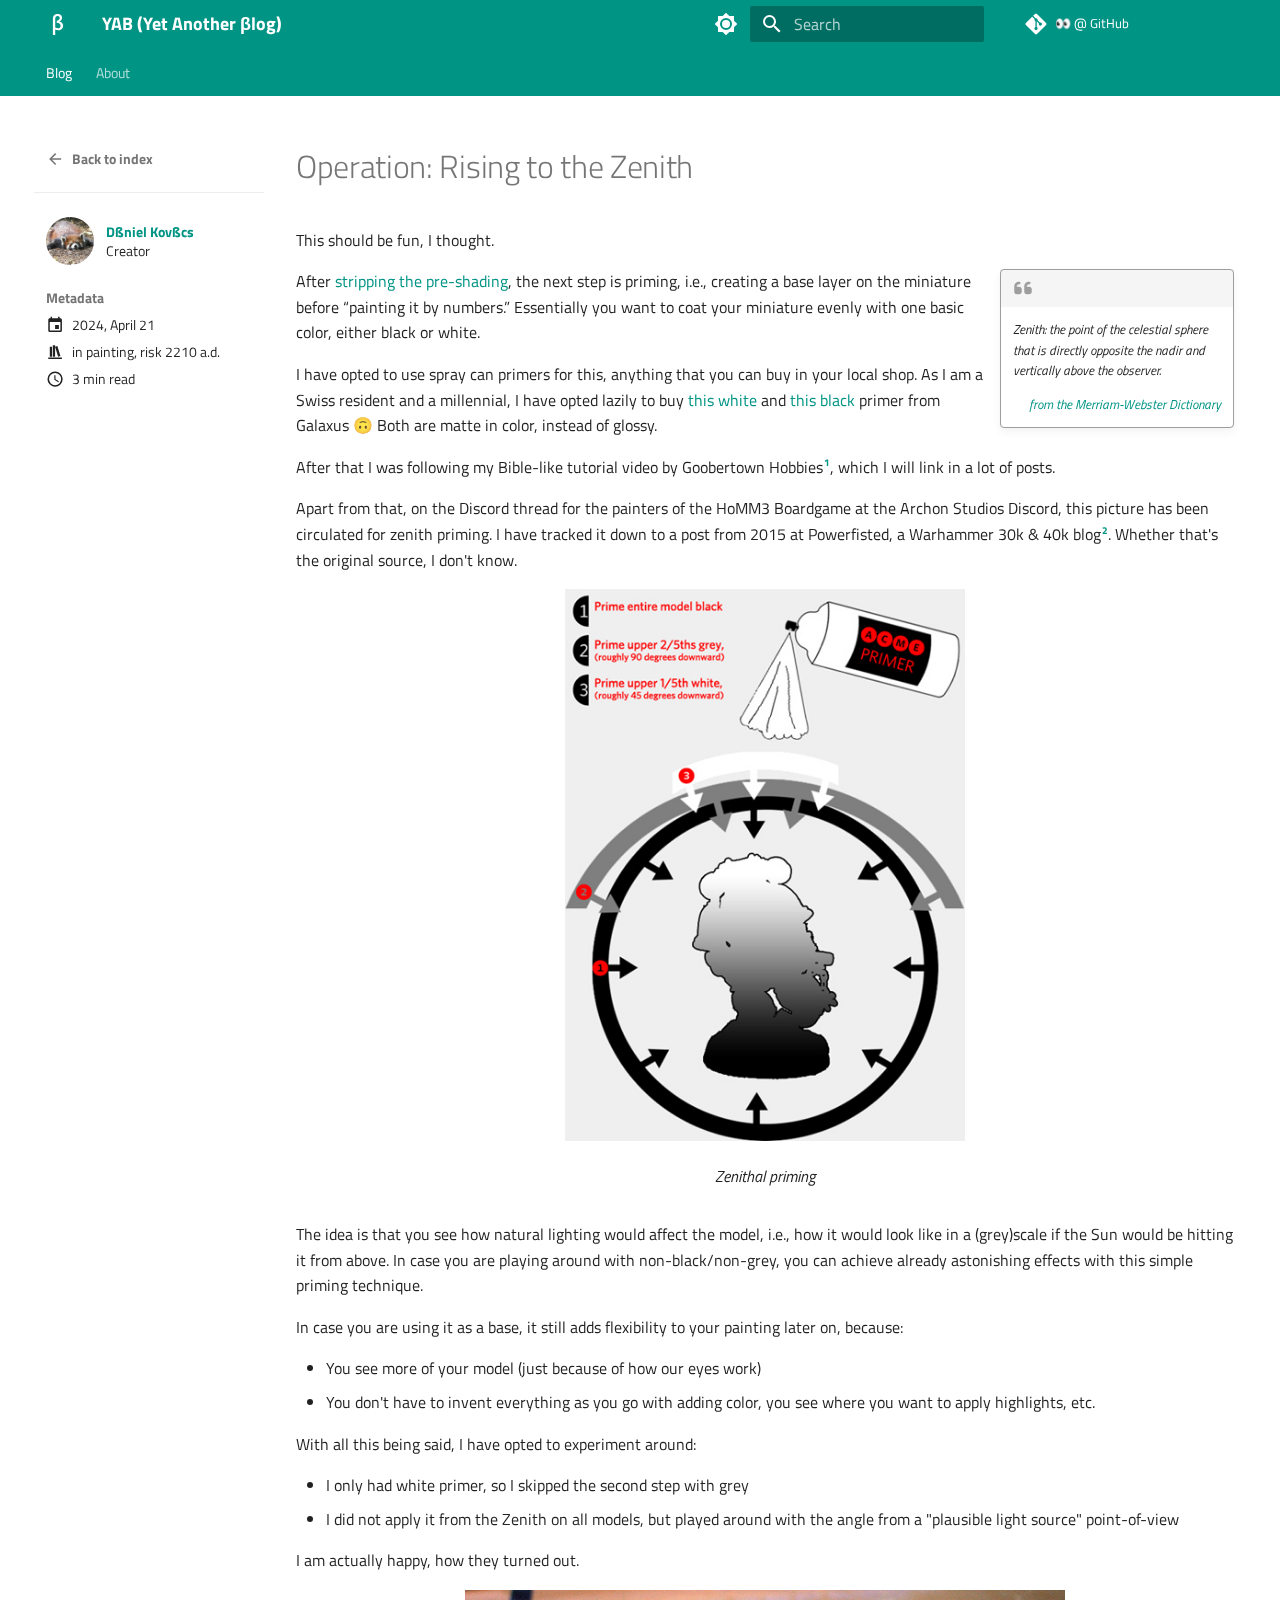
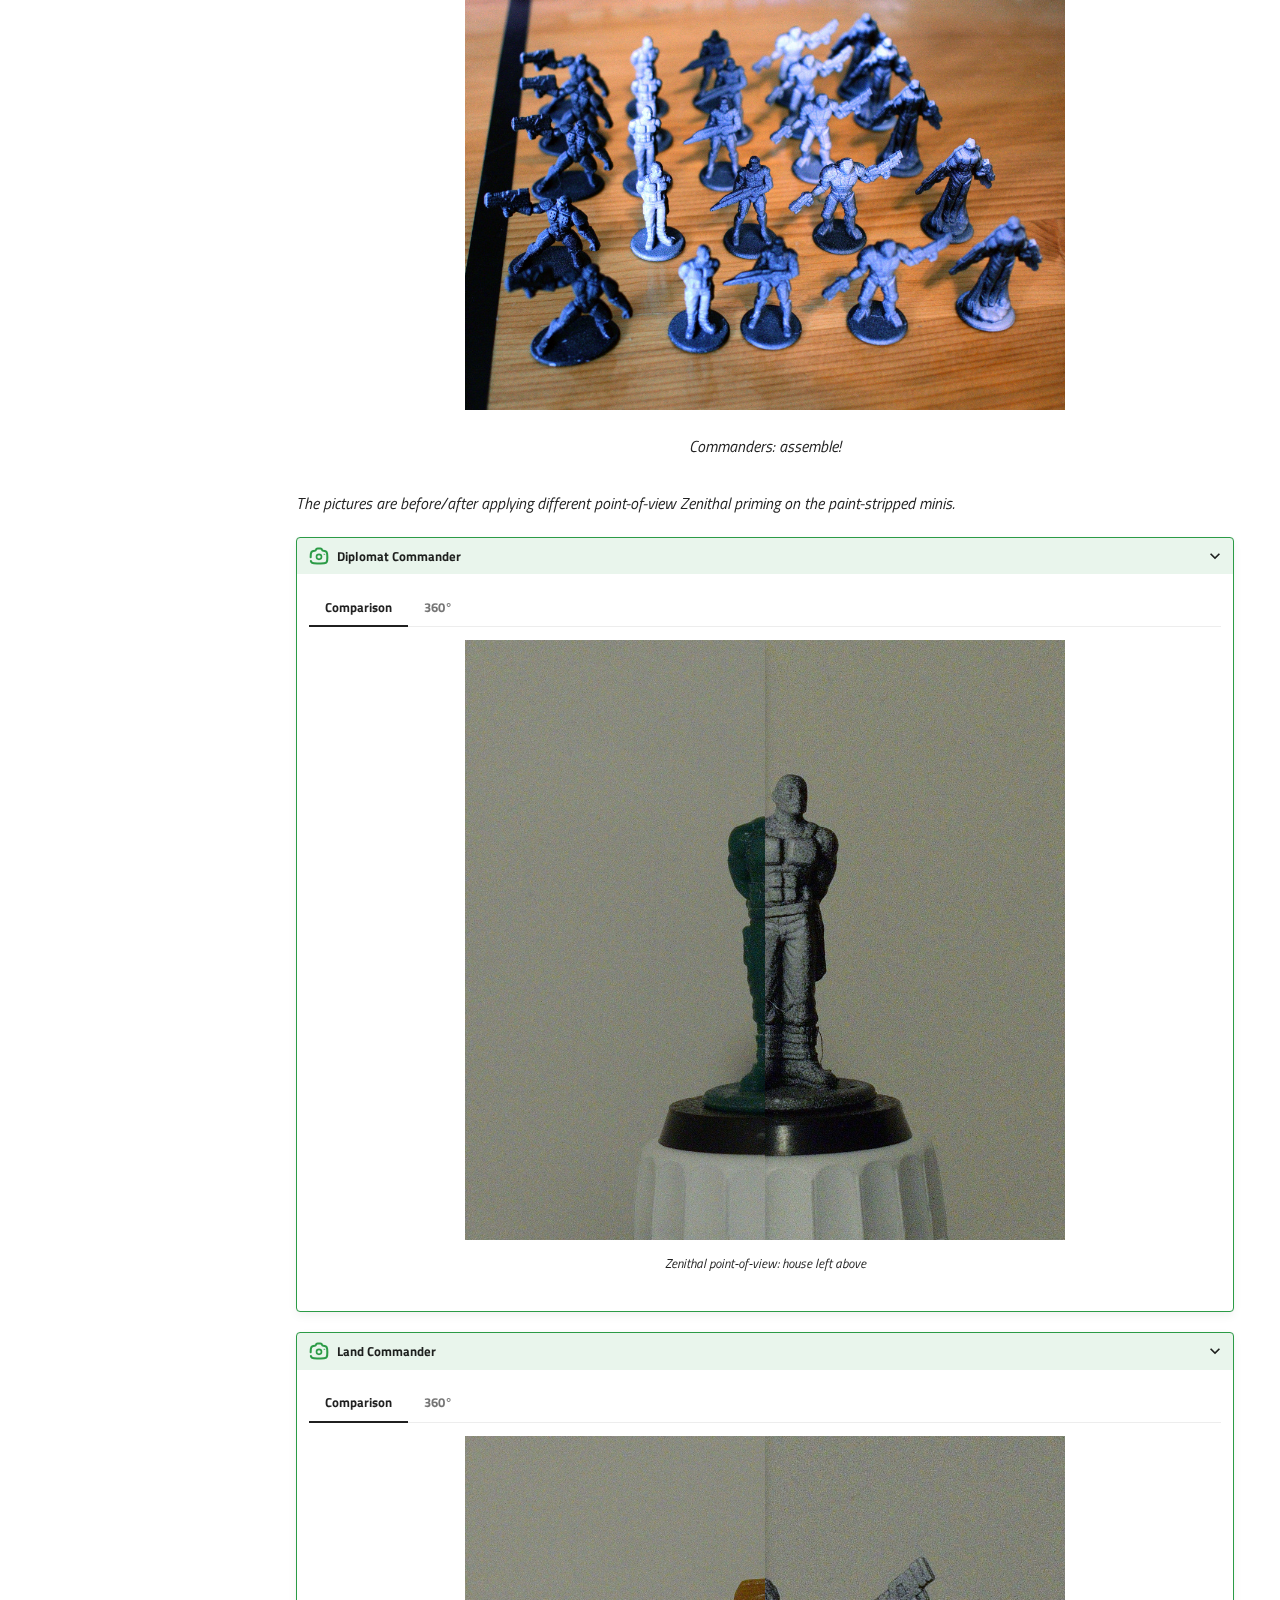
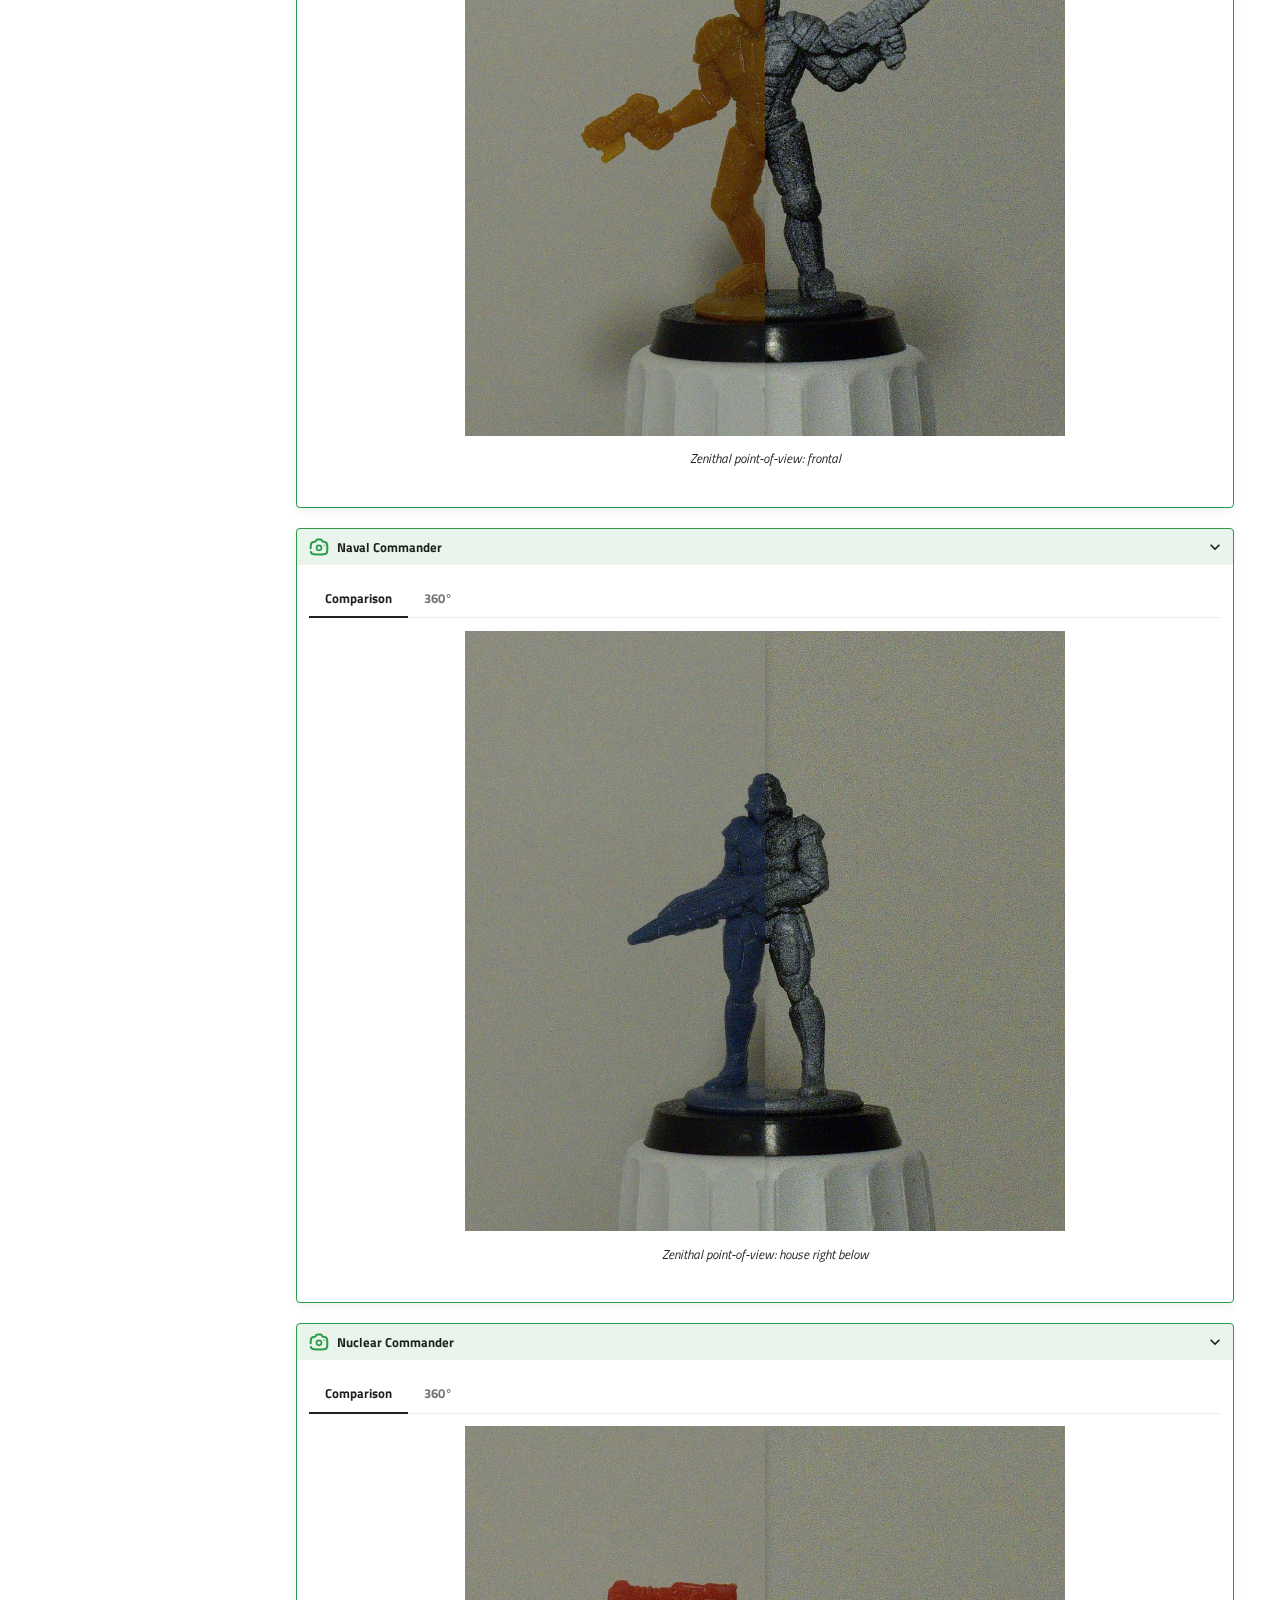
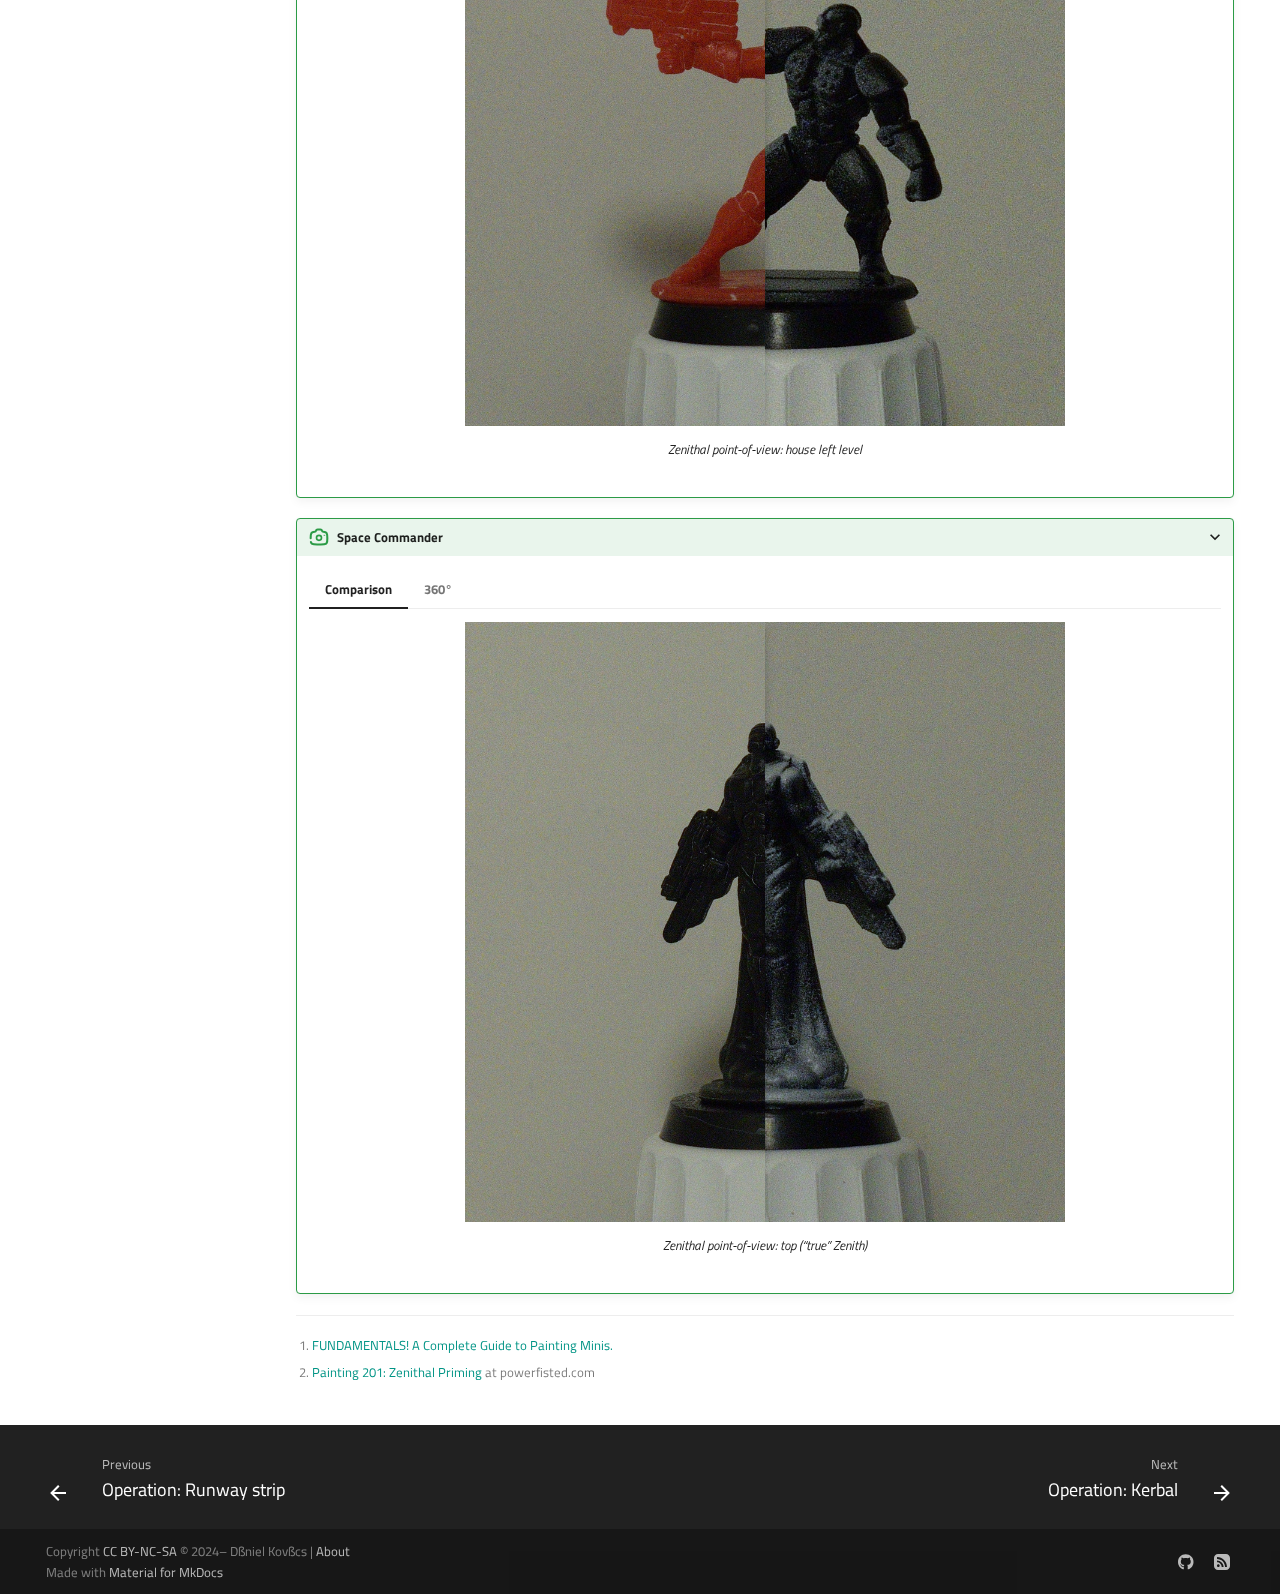
<file: 2024/04/21/operation-rising-to-the-zenith/index.html>
<!doctype html>
<html lang="en" class="no-js">
  <head>
    
      <meta charset="utf-8">
      <meta name="viewport" content="width=device-width,initial-scale=1">
      
        <meta name="description" content="Applying zenith priming to Risk 2210 A.D. miniatures">
      
      
      
        <link rel="canonical" href="https://blog.kovacs.xyz/2024/04/21/operation-rising-to-the-zenith/">
      
      
        <link rel="prev" href="../../20/operation-runway-strip/">
      
      
        <link rel="next" href="../../22/operation-kerbal/">
      
      
        <link rel="alternate" type="application/rss+xml" title="RSS feed" href="../../../../feed_rss_created.xml">
        <link rel="alternate" type="application/rss+xml" title="RSS feed of updated content" href="../../../../feed_rss_updated.xml">
      
      <link rel="icon" href="../../../../assets/beta-192x192.png">
      <meta name="generator" content="mkdocs-1.5.3, mkdocs-material-9.5.17">
    
    
      
        <title>Operation: Rising to the Zenith - YAB (Yet Another βlog)</title>
      
    
    
      <link rel="stylesheet" href="../../../../assets/stylesheets/main.bcfcd587.min.css">
      
        
        <link rel="stylesheet" href="../../../../assets/stylesheets/palette.06af60db.min.css">
      
      
  
  
    
    
  
    
    
  
    
    
  
    
    
  
    
    
  
    
    
  
    
    
  
    
    
  
    
    
  
    
    
  
    
    
  
    
    
  
  
  <style>:root{--md-admonition-icon--abstract:url('data:image/svg+xml;charset=utf-8,<svg xmlns="http://www.w3.org/2000/svg" viewBox="0 0 448 512"><!--! Font Awesome Free 6.5.1 by @fontawesome - https://fontawesome.com License - https://fontawesome.com/license/free (Icons: CC BY 4.0, Fonts: SIL OFL 1.1, Code: MIT License) Copyright 2023 Fonticons, Inc.--><path d="M96 0C43 0 0 43 0 96v320c0 53 43 96 96 96h320c17.7 0 32-14.3 32-32s-14.3-32-32-32v-64c17.7 0 32-14.3 32-32V32c0-17.7-14.3-32-32-32H96zm0 384h256v64H96c-17.7 0-32-14.3-32-32s14.3-32 32-32zm32-240c0-8.8 7.2-16 16-16h192c8.8 0 16 7.2 16 16s-7.2 16-16 16H144c-8.8 0-16-7.2-16-16zm16 48h192c8.8 0 16 7.2 16 16s-7.2 16-16 16H144c-8.8 0-16-7.2-16-16s7.2-16 16-16z"/></svg>');--md-admonition-icon--bug:url('data:image/svg+xml;charset=utf-8,<svg xmlns="http://www.w3.org/2000/svg" viewBox="0 0 640 512"><!--! Font Awesome Free 6.5.1 by @fontawesome - https://fontawesome.com License - https://fontawesome.com/license/free (Icons: CC BY 4.0, Fonts: SIL OFL 1.1, Code: MIT License) Copyright 2023 Fonticons, Inc.--><path d="M320 0c17.7 0 32 14.3 32 32v64h120c39.8 0 72 32.2 72 72v272c0 39.8-32.2 72-72 72H168c-39.8 0-72-32.2-72-72V168c0-39.8 32.2-72 72-72h120V32c0-17.7 14.3-32 32-32zM208 384c-8.8 0-16 7.2-16 16s7.2 16 16 16h32c8.8 0 16-7.2 16-16s-7.2-16-16-16h-32zm96 0c-8.8 0-16 7.2-16 16s7.2 16 16 16h32c8.8 0 16-7.2 16-16s-7.2-16-16-16h-32zm96 0c-8.8 0-16 7.2-16 16s7.2 16 16 16h32c8.8 0 16-7.2 16-16s-7.2-16-16-16h-32zM264 256a40 40 0 1 0-80 0 40 40 0 1 0 80 0zm152 40a40 40 0 1 0 0-80 40 40 0 1 0 0 80zM48 224h16v192H48c-26.5 0-48-21.5-48-48v-96c0-26.5 21.5-48 48-48zm544 0c26.5 0 48 21.5 48 48v96c0 26.5-21.5 48-48 48h-16V224h16z"/></svg>');--md-admonition-icon--danger:url('data:image/svg+xml;charset=utf-8,<svg xmlns="http://www.w3.org/2000/svg" viewBox="0 0 512 512"><!--! Font Awesome Free 6.5.1 by @fontawesome - https://fontawesome.com License - https://fontawesome.com/license/free (Icons: CC BY 4.0, Fonts: SIL OFL 1.1, Code: MIT License) Copyright 2023 Fonticons, Inc.--><path d="M416 398.9c58.5-41.1 96-104.1 96-174.9C512 100.3 397.4 0 256 0S0 100.3 0 224c0 70.7 37.5 133.8 96 174.9V464c0 26.5 21.5 48 48 48h48v-48c0-8.8 7.2-16 16-16s16 7.2 16 16v48h64v-48c0-8.8 7.2-16 16-16s16 7.2 16 16v48h48c26.5 0 48-21.5 48-48v-65.1zM96 256a64 64 0 1 1 128 0 64 64 0 1 1-128 0zm256-64a64 64 0 1 1 0 128 64 64 0 1 1 0-128z"/></svg>');--md-admonition-icon--example:url('data:image/svg+xml;charset=utf-8,<svg xmlns="http://www.w3.org/2000/svg" viewBox="0 0 24 24"><path d="M5 3c-1.1 0-2 .9-2 2s-.9 2-2 2v2c1.1 0 2 .9 2 2s.9 2 2 2h2v-2H5v-1c0-1.1-.9-2-2-2 1.1 0 2-.9 2-2V5h2V3m4 0c1.1 0 2 .9 2 2s.9 2 2 2v2c-1.1 0-2 .9-2 2s-.9 2-2 2H9v-2h2v-1c0-1.1.9-2 2-2-1.1 0-2-.9-2-2V5H9V3h2m11 3v12c0 1.11-.89 2-2 2H4a2 2 0 0 1-2-2v-3h2v3h16V6h-2.97V4H20c1.11 0 2 .89 2 2Z"/></svg>');--md-admonition-icon--failure:url('data:image/svg+xml;charset=utf-8,<svg xmlns="http://www.w3.org/2000/svg" viewBox="0 0 512 512"><!--! Font Awesome Free 6.5.1 by @fontawesome - https://fontawesome.com License - https://fontawesome.com/license/free (Icons: CC BY 4.0, Fonts: SIL OFL 1.1, Code: MIT License) Copyright 2023 Fonticons, Inc.--><path d="M459.1 52.4 442.6 6.5c-1.9-3.9-6.1-6.5-10.5-6.5s-8.5 2.6-10.4 6.5l-16.5 45.9-46 16.8c-4.3 1.6-7.3 5.9-7.2 10.4 0 4.5 3 8.7 7.2 10.2l45.7 16.8 16.8 45.8c1.5 4.4 5.8 7.5 10.4 7.5s8.9-3.1 10.4-7.5l16.5-45.8 45.7-16.8c4.2-1.5 7.2-5.7 7.2-10.2 0-4.6-3-8.9-7.2-10.4l-45.6-16.8zm-132.4 53c-12.5-12.5-32.8-12.5-45.3 0l-2.9 2.9c-22-8-45.8-12.3-70.5-12.3C93.1 96 0 189.1 0 304s93.1 208 208 208 208-93.1 208-208c0-24.7-4.3-48.5-12.2-70.5l2.9-2.9c12.5-12.5 12.5-32.8 0-45.3l-80-80zM200 192c-57.4 0-104 46.6-104 104v8c0 8.8-7.2 16-16 16s-16-7.2-16-16v-8c0-75.1 60.9-136 136-136h8c8.8 0 16 7.2 16 16s-7.2 16-16 16h-8z"/></svg>');--md-admonition-icon--info:url('data:image/svg+xml;charset=utf-8,<svg xmlns="http://www.w3.org/2000/svg" viewBox="0 0 512 512"><!--! Font Awesome Free 6.5.1 by @fontawesome - https://fontawesome.com License - https://fontawesome.com/license/free (Icons: CC BY 4.0, Fonts: SIL OFL 1.1, Code: MIT License) Copyright 2023 Fonticons, Inc.--><path d="M256 512a256 256 0 1 0 0-512 256 256 0 1 0 0 512zm-40-176h24v-64h-24c-13.3 0-24-10.7-24-24s10.7-24 24-24h48c13.3 0 24 10.7 24 24v88h8c13.3 0 24 10.7 24 24s-10.7 24-24 24h-80c-13.3 0-24-10.7-24-24s10.7-24 24-24zm40-208a32 32 0 1 1 0 64 32 32 0 1 1 0-64z"/></svg>');--md-admonition-icon--note:url('data:image/svg+xml;charset=utf-8,<svg xmlns="http://www.w3.org/2000/svg" viewBox="0 0 448 512"><!--! Font Awesome Free 6.5.1 by @fontawesome - https://fontawesome.com License - https://fontawesome.com/license/free (Icons: CC BY 4.0, Fonts: SIL OFL 1.1, Code: MIT License) Copyright 2023 Fonticons, Inc.--><path d="M64 32C28.7 32 0 60.7 0 96v320c0 35.3 28.7 64 64 64h224V368c0-26.5 21.5-48 48-48h112V96c0-35.3-28.7-64-64-64H64zm384 320H336c-8.8 0-16 7.2-16 16v112l32-32 64-64 32-32z"/></svg>');--md-admonition-icon--question:url('data:image/svg+xml;charset=utf-8,<svg xmlns="http://www.w3.org/2000/svg" viewBox="0 0 512 512"><!--! Font Awesome Free 6.5.1 by @fontawesome - https://fontawesome.com License - https://fontawesome.com/license/free (Icons: CC BY 4.0, Fonts: SIL OFL 1.1, Code: MIT License) Copyright 2023 Fonticons, Inc.--><path d="M256 512a256 256 0 1 0 0-512 256 256 0 1 0 0 512zm-86.2-346.7c7.9-22.3 29.1-37.3 52.8-37.3h58.3c34.9 0 63.1 28.3 63.1 63.1 0 22.6-12.1 43.5-31.7 54.8L280 264.4c-.2 13-10.9 23.6-24 23.6-13.3 0-24-10.7-24-24v-13.5c0-8.6 4.6-16.5 12.1-20.8l44.3-25.4c4.7-2.7 7.6-7.7 7.6-13.1 0-8.4-6.8-15.1-15.1-15.1h-58.3c-3.4 0-6.4 2.1-7.5 5.3l-.4 1.2c-4.4 12.5-18.2 19-30.6 14.6s-19-18.2-14.6-30.6l.4-1.2zM224 352a32 32 0 1 1 64 0 32 32 0 1 1-64 0z"/></svg>');--md-admonition-icon--quote:url('data:image/svg+xml;charset=utf-8,<svg xmlns="http://www.w3.org/2000/svg" viewBox="0 0 448 512"><!--! Font Awesome Free 6.5.1 by @fontawesome - https://fontawesome.com License - https://fontawesome.com/license/free (Icons: CC BY 4.0, Fonts: SIL OFL 1.1, Code: MIT License) Copyright 2023 Fonticons, Inc.--><path d="M0 216C0 149.7 53.7 96 120 96h8c17.7 0 32 14.3 32 32s-14.3 32-32 32h-8c-30.9 0-56 25.1-56 56v8h64c35.3 0 64 28.7 64 64v64c0 35.3-28.7 64-64 64H64c-35.3 0-64-28.7-64-64V216zm256 0c0-66.3 53.7-120 120-120h8c17.7 0 32 14.3 32 32s-14.3 32-32 32h-8c-30.9 0-56 25.1-56 56v8h64c35.3 0 64 28.7 64 64v64c0 35.3-28.7 64-64 64h-64c-35.3 0-64-28.7-64-64V216z"/></svg>');--md-admonition-icon--success:url('data:image/svg+xml;charset=utf-8,<svg xmlns="http://www.w3.org/2000/svg" viewBox="0 0 448 512"><!--! Font Awesome Free 6.5.1 by @fontawesome - https://fontawesome.com License - https://fontawesome.com/license/free (Icons: CC BY 4.0, Fonts: SIL OFL 1.1, Code: MIT License) Copyright 2023 Fonticons, Inc.--><path d="M438.6 105.4c12.5 12.5 12.5 32.8 0 45.3l-256 256c-12.5 12.5-32.8 12.5-45.3 0l-128-128c-12.5-12.5-12.5-32.8 0-45.3s32.8-12.5 45.3 0L160 338.7l233.4-233.3c12.5-12.5 32.8-12.5 45.3 0z"/></svg>');--md-admonition-icon--tip:url('data:image/svg+xml;charset=utf-8,<svg xmlns="http://www.w3.org/2000/svg" viewBox="0 0 512 512"><!--! Font Awesome Free 6.5.1 by @fontawesome - https://fontawesome.com License - https://fontawesome.com/license/free (Icons: CC BY 4.0, Fonts: SIL OFL 1.1, Code: MIT License) Copyright 2023 Fonticons, Inc.--><path d="M480 32c0-12.9-7.8-24.6-19.8-29.6S434.5.2 425.3 9.3L381.7 53c-48 48-113.1 75-181 75H64c-35.3 0-64 28.7-64 64v96c0 35.3 28.7 64 64 64v128c0 17.7 14.3 32 32 32h64c17.7 0 32-14.3 32-32V352h8.7c67.9 0 133 27 181 75l43.6 43.6c9.2 9.2 22.9 11.9 34.9 6.9s19.8-16.6 19.8-29.6V300.4c18.6-8.8 32-32.5 32-60.4s-13.4-51.6-32-60.4V32zm-64 76.7v262.6C357.2 317.8 280.5 288 200.7 288H192v-96h8.7c79.8 0 156.5-29.8 215.3-83.3z"/></svg>');--md-admonition-icon--warning:url('data:image/svg+xml;charset=utf-8,<svg xmlns="http://www.w3.org/2000/svg" viewBox="0 0 512 512"><!--! Font Awesome Free 6.5.1 by @fontawesome - https://fontawesome.com License - https://fontawesome.com/license/free (Icons: CC BY 4.0, Fonts: SIL OFL 1.1, Code: MIT License) Copyright 2023 Fonticons, Inc.--><path d="M256 32c14.2 0 27.3 7.5 34.5 19.8l216 368c7.3 12.4 7.3 27.7.2 40.1S486.3 480 472 480H40c-14.3 0-27.6-7.7-34.7-20.1s-7-27.8.2-40.1l216-368C228.7 39.5 241.8 32 256 32zm0 128c-13.3 0-24 10.7-24 24v112c0 13.3 10.7 24 24 24s24-10.7 24-24V184c0-13.3-10.7-24-24-24zm32 224a32 32 0 1 0-64 0 32 32 0 1 0 64 0z"/></svg>');}</style>


  
  
  
  
  <style>:root{--md-annotation-icon:url('data:image/svg+xml;charset=utf-8,<svg xmlns="http://www.w3.org/2000/svg" viewBox="0 0 24 24"><path d="M11 7v2h2V7h-2m3 10v-2h-1v-4h-3v2h1v2h-1v2h4m8-5c0 5.5-4.5 10-10 10S2 17.5 2 12 6.5 2 12 2s10 4.5 10 10m-2 0c0-4.42-3.58-8-8-8s-8 3.58-8 8 3.58 8 8 8 8-3.58 8-8Z"/></svg>');}</style>


    
    
      
    
    
      
        
        
        
        <link rel="stylesheet" href="../../../../assets/external/fonts.googleapis.com/css.6bbf95ab.css">
        <style>:root{--md-text-font:"Titillium Web";--md-code-font:"JetBrains Mono"}</style>
      
    
    
      <link rel="stylesheet" href="../../../../stylesheets/before-after.css">
    
      <link rel="stylesheet" href="../../../../stylesheets/picture-admonition.css">
    
      <link rel="stylesheet" href="../../../../stylesheets/overrides.css">
    
      <link rel="stylesheet" href="../../../../assets/external/cdnjs.cloudflare.com/ajax/libs/KaTeX/0.16.7/katex.min.css">
    
    <script>__md_scope=new URL("../../../..",location),__md_hash=e=>[...e].reduce((e,_)=>(e<<5)-e+_.charCodeAt(0),0),__md_get=(e,_=localStorage,t=__md_scope)=>JSON.parse(_.getItem(t.pathname+"."+e)),__md_set=(e,_,t=localStorage,a=__md_scope)=>{try{t.setItem(a.pathname+"."+e,JSON.stringify(_))}catch(e){}}</script>
    
      

    
    
    
  </head>
  
  
    
    
      
    
    
    
    
    <body dir="ltr" data-md-color-scheme="default" data-md-color-primary="indigo" data-md-color-accent="indigo">
  
    
    <input class="md-toggle" data-md-toggle="drawer" type="checkbox" id="__drawer" autocomplete="off">
    <input class="md-toggle" data-md-toggle="search" type="checkbox" id="__search" autocomplete="off">
    <label class="md-overlay" for="__drawer"></label>
    <div data-md-component="skip">
      
        
        <a href="#operation-rising-to-the-zenith" class="md-skip">
          Skip to content
        </a>
      
    </div>
    <div data-md-component="announce">
      
    </div>
    
    
      

<header class="md-header" data-md-component="header">
  <nav class="md-header__inner md-grid" aria-label="Header">
    <a href="../../../.." title="YAB (Yet Another βlog)" class="md-header__button md-logo" aria-label="YAB (Yet Another βlog)" data-md-component="logo">
      
  
  <svg xmlns="http://www.w3.org/2000/svg" viewBox="0 0 24 24"><path d="M9.23 17.59v5.53H6.88V6.72c0-1.45.43-2.59 1.28-3.44C9 2.43 10.17 2 11.61 2c1.39 0 2.46.34 3.26 1 .79.68 1.18 1.62 1.18 2.81 0 .82-.26 1.59-.78 2.3-.52.71-1.19 1.2-2.02 1.47v.04c1.25.2 2.22.65 2.88 1.38.66.71.99 1.62.99 2.74 0 1.32-.46 2.4-1.37 3.23-.92.83-2.12 1.24-3.62 1.24-1.06 0-2.03-.21-2.9-.62m1.49-6.84V8.83c.87-.11 1.58-.43 2.15-.97.56-.55.84-1.16.84-1.86 0-1.38-.71-2.08-2.11-2.08-.76 0-1.35.24-1.76.73-.41.49-.61 1.17-.61 2.06v8.79c.91.53 1.8.79 2.66.79.84 0 1.5-.22 1.97-.65.47-.44.7-1.06.7-1.85 0-1.79-1.28-2.79-3.84-3.04Z"/></svg>

    </a>
    <label class="md-header__button md-icon" for="__drawer">
      
      <svg xmlns="http://www.w3.org/2000/svg" viewBox="0 0 24 24"><path d="M3 6h18v2H3V6m0 5h18v2H3v-2m0 5h18v2H3v-2Z"/></svg>
    </label>
    <div class="md-header__title" data-md-component="header-title">
      <div class="md-header__ellipsis">
        <div class="md-header__topic">
          <span class="md-ellipsis">
            YAB (Yet Another βlog)
          </span>
        </div>
        <div class="md-header__topic" data-md-component="header-topic">
          <span class="md-ellipsis">
            
              Operation: Rising to the Zenith
            
          </span>
        </div>
      </div>
    </div>
    
      
        <form class="md-header__option" data-md-component="palette">
  
    
    
    
    <input class="md-option" data-md-color-media="(prefers-color-scheme)" data-md-color-scheme="default" data-md-color-primary="indigo" data-md-color-accent="indigo"  aria-label="Switch to light mode"  type="radio" name="__palette" id="__palette_0">
    
      <label class="md-header__button md-icon" title="Switch to light mode" for="__palette_1" hidden>
        <svg xmlns="http://www.w3.org/2000/svg" viewBox="0 0 24 24"><path d="M12 8a4 4 0 0 0-4 4 4 4 0 0 0 4 4 4 4 0 0 0 4-4 4 4 0 0 0-4-4m0 10a6 6 0 0 1-6-6 6 6 0 0 1 6-6 6 6 0 0 1 6 6 6 6 0 0 1-6 6m8-9.31V4h-4.69L12 .69 8.69 4H4v4.69L.69 12 4 15.31V20h4.69L12 23.31 15.31 20H20v-4.69L23.31 12 20 8.69Z"/></svg>
      </label>
    
  
    
    
    
    <input class="md-option" data-md-color-media="(prefers-color-scheme: light)" data-md-color-scheme="default" data-md-color-primary="teal" data-md-color-accent="teal"  aria-label="Switch to dark mode"  type="radio" name="__palette" id="__palette_1">
    
      <label class="md-header__button md-icon" title="Switch to dark mode" for="__palette_2" hidden>
        <svg xmlns="http://www.w3.org/2000/svg" viewBox="0 0 24 24"><path d="M12 18c-.89 0-1.74-.2-2.5-.55C11.56 16.5 13 14.42 13 12c0-2.42-1.44-4.5-3.5-5.45C10.26 6.2 11.11 6 12 6a6 6 0 0 1 6 6 6 6 0 0 1-6 6m8-9.31V4h-4.69L12 .69 8.69 4H4v4.69L.69 12 4 15.31V20h4.69L12 23.31 15.31 20H20v-4.69L23.31 12 20 8.69Z"/></svg>
      </label>
    
  
    
    
    
    <input class="md-option" data-md-color-media="(prefers-color-scheme: dark)" data-md-color-scheme="slate" data-md-color-primary="teal" data-md-color-accent="teal"  aria-label="Switch to auto-mode (follow system preferences)"  type="radio" name="__palette" id="__palette_2">
    
      <label class="md-header__button md-icon" title="Switch to auto-mode (follow system preferences)" for="__palette_0" hidden>
        <svg xmlns="http://www.w3.org/2000/svg" viewBox="0 0 24 24"><path d="m14.3 16-.7-2h-3.2l-.7 2H7.8L11 7h2l3.2 9h-1.9M20 8.69V4h-4.69L12 .69 8.69 4H4v4.69L.69 12 4 15.31V20h4.69L12 23.31 15.31 20H20v-4.69L23.31 12 20 8.69m-9.15 3.96h2.3L12 9l-1.15 3.65Z"/></svg>
      </label>
    
  
</form>
      
    
    
      <script>var media,input,key,value,palette=__md_get("__palette");if(palette&&palette.color){"(prefers-color-scheme)"===palette.color.media&&(media=matchMedia("(prefers-color-scheme: light)"),input=document.querySelector(media.matches?"[data-md-color-media='(prefers-color-scheme: light)']":"[data-md-color-media='(prefers-color-scheme: dark)']"),palette.color.media=input.getAttribute("data-md-color-media"),palette.color.scheme=input.getAttribute("data-md-color-scheme"),palette.color.primary=input.getAttribute("data-md-color-primary"),palette.color.accent=input.getAttribute("data-md-color-accent"));for([key,value]of Object.entries(palette.color))document.body.setAttribute("data-md-color-"+key,value)}</script>
    
    
    
      <label class="md-header__button md-icon" for="__search">
        
        <svg xmlns="http://www.w3.org/2000/svg" viewBox="0 0 24 24"><path d="M9.5 3A6.5 6.5 0 0 1 16 9.5c0 1.61-.59 3.09-1.56 4.23l.27.27h.79l5 5-1.5 1.5-5-5v-.79l-.27-.27A6.516 6.516 0 0 1 9.5 16 6.5 6.5 0 0 1 3 9.5 6.5 6.5 0 0 1 9.5 3m0 2C7 5 5 7 5 9.5S7 14 9.5 14 14 12 14 9.5 12 5 9.5 5Z"/></svg>
      </label>
      <div class="md-search" data-md-component="search" role="dialog">
  <label class="md-search__overlay" for="__search"></label>
  <div class="md-search__inner" role="search">
    <form class="md-search__form" name="search">
      <input type="text" class="md-search__input" name="query" aria-label="Search" placeholder="Search" autocapitalize="off" autocorrect="off" autocomplete="off" spellcheck="false" data-md-component="search-query" required>
      <label class="md-search__icon md-icon" for="__search">
        
        <svg xmlns="http://www.w3.org/2000/svg" viewBox="0 0 24 24"><path d="M9.5 3A6.5 6.5 0 0 1 16 9.5c0 1.61-.59 3.09-1.56 4.23l.27.27h.79l5 5-1.5 1.5-5-5v-.79l-.27-.27A6.516 6.516 0 0 1 9.5 16 6.5 6.5 0 0 1 3 9.5 6.5 6.5 0 0 1 9.5 3m0 2C7 5 5 7 5 9.5S7 14 9.5 14 14 12 14 9.5 12 5 9.5 5Z"/></svg>
        
        <svg xmlns="http://www.w3.org/2000/svg" viewBox="0 0 24 24"><path d="M20 11v2H8l5.5 5.5-1.42 1.42L4.16 12l7.92-7.92L13.5 5.5 8 11h12Z"/></svg>
      </label>
      <nav class="md-search__options" aria-label="Search">
        
        <button type="reset" class="md-search__icon md-icon" title="Clear" aria-label="Clear" tabindex="-1">
          
          <svg xmlns="http://www.w3.org/2000/svg" viewBox="0 0 24 24"><path d="M19 6.41 17.59 5 12 10.59 6.41 5 5 6.41 10.59 12 5 17.59 6.41 19 12 13.41 17.59 19 19 17.59 13.41 12 19 6.41Z"/></svg>
        </button>
      </nav>
      
    </form>
    <div class="md-search__output">
      <div class="md-search__scrollwrap" data-md-scrollfix>
        <div class="md-search-result" data-md-component="search-result">
          <div class="md-search-result__meta">
            Initializing search
          </div>
          <ol class="md-search-result__list" role="presentation"></ol>
        </div>
      </div>
    </div>
  </div>
</div>
    
    
      <div class="md-header__source">
        <a href="https://github.com/AFulgens/afulgens.github.io" title="Go to repository" class="md-source" data-md-component="source">
  <div class="md-source__icon md-icon">
    
    <svg xmlns="http://www.w3.org/2000/svg" viewBox="0 0 448 512"><!--! Font Awesome Free 6.5.1 by @fontawesome - https://fontawesome.com License - https://fontawesome.com/license/free (Icons: CC BY 4.0, Fonts: SIL OFL 1.1, Code: MIT License) Copyright 2023 Fonticons, Inc.--><path d="M439.55 236.05 244 40.45a28.87 28.87 0 0 0-40.81 0l-40.66 40.63 51.52 51.52c27.06-9.14 52.68 16.77 43.39 43.68l49.66 49.66c34.23-11.8 61.18 31 35.47 56.69-26.49 26.49-70.21-2.87-56-37.34L240.22 199v121.85c25.3 12.54 22.26 41.85 9.08 55a34.34 34.34 0 0 1-48.55 0c-17.57-17.6-11.07-46.91 11.25-56v-123c-20.8-8.51-24.6-30.74-18.64-45L142.57 101 8.45 235.14a28.86 28.86 0 0 0 0 40.81l195.61 195.6a28.86 28.86 0 0 0 40.8 0l194.69-194.69a28.86 28.86 0 0 0 0-40.81z"/></svg>
  </div>
  <div class="md-source__repository">
    👀 @ GitHub
  </div>
</a>
      </div>
    
  </nav>
  
</header>
    
    <div class="md-container" data-md-component="container">
      
      
        
          
            
<nav class="md-tabs" aria-label="Tabs" data-md-component="tabs">
  <div class="md-grid">
    <ul class="md-tabs__list">
      
        
  
  
    
  
  
    
    
      <li class="md-tabs__item md-tabs__item--active">
        <a href="../../../.." class="md-tabs__link">
          
  
    
  
  Blog

        </a>
      </li>
    
  

      
        
  
  
  
    <li class="md-tabs__item">
      <a href="../../../../about/" class="md-tabs__link">
        
  
    
  
  About

      </a>
    </li>
  

      
    </ul>
  </div>
</nav>
          
        
      
      <main class="md-main" data-md-component="main">
        <div class="md-main__inner md-grid">
          
            
              
                
              
              <div class="md-sidebar md-sidebar--primary" data-md-component="sidebar" data-md-type="navigation" hidden>
                <div class="md-sidebar__scrollwrap">
                  <div class="md-sidebar__inner">
                    


  


  

<nav class="md-nav md-nav--primary md-nav--lifted md-nav--integrated" aria-label="Navigation" data-md-level="0">
  <label class="md-nav__title" for="__drawer">
    <a href="../../../.." title="YAB (Yet Another βlog)" class="md-nav__button md-logo" aria-label="YAB (Yet Another βlog)" data-md-component="logo">
      
  
  <svg xmlns="http://www.w3.org/2000/svg" viewBox="0 0 24 24"><path d="M9.23 17.59v5.53H6.88V6.72c0-1.45.43-2.59 1.28-3.44C9 2.43 10.17 2 11.61 2c1.39 0 2.46.34 3.26 1 .79.68 1.18 1.62 1.18 2.81 0 .82-.26 1.59-.78 2.3-.52.71-1.19 1.2-2.02 1.47v.04c1.25.2 2.22.65 2.88 1.38.66.71.99 1.62.99 2.74 0 1.32-.46 2.4-1.37 3.23-.92.83-2.12 1.24-3.62 1.24-1.06 0-2.03-.21-2.9-.62m1.49-6.84V8.83c.87-.11 1.58-.43 2.15-.97.56-.55.84-1.16.84-1.86 0-1.38-.71-2.08-2.11-2.08-.76 0-1.35.24-1.76.73-.41.49-.61 1.17-.61 2.06v8.79c.91.53 1.8.79 2.66.79.84 0 1.5-.22 1.97-.65.47-.44.7-1.06.7-1.85 0-1.79-1.28-2.79-3.84-3.04Z"/></svg>

    </a>
    YAB (Yet Another βlog)
  </label>
  
    <div class="md-nav__source">
      <a href="https://github.com/AFulgens/afulgens.github.io" title="Go to repository" class="md-source" data-md-component="source">
  <div class="md-source__icon md-icon">
    
    <svg xmlns="http://www.w3.org/2000/svg" viewBox="0 0 448 512"><!--! Font Awesome Free 6.5.1 by @fontawesome - https://fontawesome.com License - https://fontawesome.com/license/free (Icons: CC BY 4.0, Fonts: SIL OFL 1.1, Code: MIT License) Copyright 2023 Fonticons, Inc.--><path d="M439.55 236.05 244 40.45a28.87 28.87 0 0 0-40.81 0l-40.66 40.63 51.52 51.52c27.06-9.14 52.68 16.77 43.39 43.68l49.66 49.66c34.23-11.8 61.18 31 35.47 56.69-26.49 26.49-70.21-2.87-56-37.34L240.22 199v121.85c25.3 12.54 22.26 41.85 9.08 55a34.34 34.34 0 0 1-48.55 0c-17.57-17.6-11.07-46.91 11.25-56v-123c-20.8-8.51-24.6-30.74-18.64-45L142.57 101 8.45 235.14a28.86 28.86 0 0 0 0 40.81l195.61 195.6a28.86 28.86 0 0 0 40.8 0l194.69-194.69a28.86 28.86 0 0 0 0-40.81z"/></svg>
  </div>
  <div class="md-source__repository">
    👀 @ GitHub
  </div>
</a>
    </div>
  
  <ul class="md-nav__list" data-md-scrollfix>
    
      
      
  
  
    
  
  
  
    
    
      
        
          
        
      
        
      
        
      
    
    
      
        
        
      
      
        
      
    
    
    <li class="md-nav__item md-nav__item--active md-nav__item--section md-nav__item--nested">
      
        
        
        <input class="md-nav__toggle md-toggle " type="checkbox" id="__nav_1" checked>
        
          
          
          <div class="md-nav__link md-nav__container">
            <a href="../../../.." class="md-nav__link ">
              
  
  <span class="md-ellipsis">
    Blog
  </span>
  

            </a>
            
              
              <label class="md-nav__link " for="__nav_1" id="__nav_1_label" tabindex="">
                <span class="md-nav__icon md-icon"></span>
              </label>
            
          </div>
        
        <nav class="md-nav" data-md-level="1" aria-labelledby="__nav_1_label" aria-expanded="true">
          <label class="md-nav__title" for="__nav_1">
            <span class="md-nav__icon md-icon"></span>
            Blog
          </label>
          <ul class="md-nav__list" data-md-scrollfix>
            
              
            
              
                
  
  
  
  
    
    
      
        
      
    
    
      
      
        
          
          
        
      
    
    
    <li class="md-nav__item md-nav__item--section md-nav__item--nested">
      
        
        
        <input class="md-nav__toggle md-toggle " type="checkbox" id="__nav_1_2" >
        
          
          <label class="md-nav__link" for="__nav_1_2" id="__nav_1_2_label" tabindex="">
            
  
  <span class="md-ellipsis">
    History
  </span>
  

            <span class="md-nav__icon md-icon"></span>
          </label>
        
        <nav class="md-nav" data-md-level="2" aria-labelledby="__nav_1_2_label" aria-expanded="false">
          <label class="md-nav__title" for="__nav_1_2">
            <span class="md-nav__icon md-icon"></span>
            History
          </label>
          <ul class="md-nav__list" data-md-scrollfix>
            
              
                
  
  
  
    
  
  
    <li class="md-nav__item">
      <a href="../../../../archive/2024/" class="md-nav__link">
        
  
  <span class="md-ellipsis">
    2024
  </span>
  

      </a>
    </li>
  

              
            
          </ul>
        </nav>
      
    </li>
  

              
            
              
                
  
  
  
  
    
    
      
        
      
        
      
    
    
      
      
        
          
          
        
      
    
    
    <li class="md-nav__item md-nav__item--section md-nav__item--nested">
      
        
        
        <input class="md-nav__toggle md-toggle " type="checkbox" id="__nav_1_3" >
        
          
          <label class="md-nav__link" for="__nav_1_3" id="__nav_1_3_label" tabindex="">
            
  
  <span class="md-ellipsis">
    Categories
  </span>
  

            <span class="md-nav__icon md-icon"></span>
          </label>
        
        <nav class="md-nav" data-md-level="2" aria-labelledby="__nav_1_3_label" aria-expanded="false">
          <label class="md-nav__title" for="__nav_1_3">
            <span class="md-nav__icon md-icon"></span>
            Categories
          </label>
          <ul class="md-nav__list" data-md-scrollfix>
            
              
                
  
  
  
    
  
  
    <li class="md-nav__item">
      <a href="../../../../category/painting/" class="md-nav__link">
        
  
  <span class="md-ellipsis">
    painting
  </span>
  

      </a>
    </li>
  

              
            
              
                
  
  
  
    
  
  
    <li class="md-nav__item">
      <a href="../../../../category/risk-2210-ad/" class="md-nav__link">
        
  
  <span class="md-ellipsis">
    risk 2210 a.d.
  </span>
  

      </a>
    </li>
  

              
            
          </ul>
        </nav>
      
    </li>
  

              
            
          </ul>
        </nav>
      
    </li>
  

    
      
      
  
  
  
  
    <li class="md-nav__item">
      <a href="../../../../about/" class="md-nav__link">
        
  
    <svg xmlns="http://www.w3.org/2000/svg" viewBox="0 0 24 24"><path d="M13.5 4A1.5 1.5 0 0 0 12 5.5 1.5 1.5 0 0 0 13.5 7 1.5 1.5 0 0 0 15 5.5 1.5 1.5 0 0 0 13.5 4m-.36 4.77c-1.19.1-4.44 2.69-4.44 2.69-.2.15-.14.14.02.42.16.27.14.29.33.16.2-.13.53-.34 1.08-.68 2.12-1.36.34 1.78-.57 7.07-.36 2.62 2 1.27 2.61.87.6-.39 2.21-1.5 2.37-1.61.22-.15.06-.27-.11-.52-.12-.17-.24-.05-.24-.05-.65.43-1.84 1.33-2 .76-.19-.57 1.03-4.48 1.7-7.17.11-.64.41-2.04-.75-1.94Z"/></svg>
  
  <span class="md-ellipsis">
    About
  </span>
  

      </a>
    </li>
  

    
  </ul>
</nav>
                  </div>
                </div>
              </div>
            
            
          
          
  <div class="md-content md-content--post" data-md-component="content">
    <div class="md-sidebar md-sidebar--post" data-md-component="sidebar" data-md-type="navigation">
      <div class="md-sidebar__scrollwrap">
        <div class="md-sidebar__inner md-post">
          <nav class="md-nav md-nav--primary">
            <div class="md-post__back">
              <div class="md-nav__title md-nav__container">
                <a href="../../../.." class="md-nav__link">
                  <svg xmlns="http://www.w3.org/2000/svg" viewBox="0 0 24 24"><path d="M20 11v2H8l5.5 5.5-1.42 1.42L4.16 12l7.92-7.92L13.5 5.5 8 11h12Z"/></svg>
                  <span class="md-ellipsis">
                    Back to index
                  </span>
                </a>
              </div>
            </div>
            
              <div class="md-post__authors md-typeset">
                
                  <div class="md-profile md-post__profile">
                    <span class="md-author md-author--long">
                      <img src="../../../../assets/external/github.com/afulgens.png.jpg" alt="Dßniel Kovßcs">
                    </span>
                    <span class="md-profile__description">
                      <strong>
                        
                          <a href="https://github.com/afulgens">Dßniel Kovßcs</a>
                        
                      </strong>
                      <br>
                      Creator
                    </span>
                  </div>
                
              </div>
            
            <ul class="md-post__meta md-nav__list">
              <li class="md-nav__item md-nav__item--section">
                <div class="md-post__title">
                  <span class="md-ellipsis">
                    Metadata
                  </span>
                </div>
                <nav class="md-nav">
                  <ul class="md-nav__list">
                    <li class="md-nav__item">
                      <div class="md-nav__link">
                        <svg xmlns="http://www.w3.org/2000/svg" viewBox="0 0 24 24"><path d="M19 19H5V8h14m-3-7v2H8V1H6v2H5c-1.11 0-2 .89-2 2v14a2 2 0 0 0 2 2h14a2 2 0 0 0 2-2V5a2 2 0 0 0-2-2h-1V1m-1 11h-5v5h5v-5Z"/></svg>
                        <time datetime="2024-04-21 00:00:00" class="md-ellipsis">2024, April 21</time>
                      </div>
                    </li>
                    
                    
                      <li class="md-nav__item">
                        <div class="md-nav__link">
                          <svg xmlns="http://www.w3.org/2000/svg" viewBox="0 0 24 24"><path d="M9 3v15h3V3H9m3 2 4 13 3-1-4-13-3 1M5 5v13h3V5H5M3 19v2h18v-2H3Z"/></svg>
                          <span class="md-ellipsis">
                            in
                            
                              <a href="../../../../category/painting/">painting</a>, 
                              <a href="../../../../category/risk-2210-ad/">risk 2210 a.d.</a></span>
                        </div>
                      </li>
                    
                    
                      
                      <li class="md-nav__item">
                        <div class="md-nav__link">
                          <svg xmlns="http://www.w3.org/2000/svg" viewBox="0 0 24 24"><path d="M12 20a8 8 0 0 0 8-8 8 8 0 0 0-8-8 8 8 0 0 0-8 8 8 8 0 0 0 8 8m0-18a10 10 0 0 1 10 10 10 10 0 0 1-10 10C6.47 22 2 17.5 2 12A10 10 0 0 1 12 2m.5 5v5.25l4.5 2.67-.75 1.23L11 13V7h1.5Z"/></svg>
                          <span class="md-ellipsis">
                            
                              3 min read
                            
                          </span>
                        </div>
                      </li>
                    
                  </ul>
                </nav>
              </li>
            </ul>
          </nav>
          
            

<nav class="md-nav md-nav--secondary" aria-label="Table of contents">
  
  
  
    
  
  
</nav>
          
        </div>
      </div>
    </div>
    <article class="md-content__inner md-typeset">
      
        

  
  


<h1 id="operation-rising-to-the-zenith">Operation: Rising to the Zenith<a class="headerlink" href="#operation-rising-to-the-zenith" title="Permanent link">&para;</a></h1>
<p>This should be fun, I thought.</p>
<!-- more -->

<div class="admonition quote inline end">
<p class="admonition-title">&nbsp;</p>
<p><em>Zenith: the point of the celestial sphere that is directly opposite the nadir and vertically above the observer.
<p style="text-align: right;"><a href="https://www.merriam-webster.com/dictionary/zenith">from the Merriam-Webster Dictionary</a></p></em></p>
</div>
<p>After <a href="../../../04/20/operation-runway-strip">stripping the pre-shading</a>, the next step is priming, i.e., creating a base layer on the miniature before “painting it by numbers.”
Essentially you want to coat your miniature evenly with one basic color, either black or white.</p>
<p>I have opted to use spray can primers for this, anything that you can buy in your local shop.
As I am a Swiss resident and a millennial, I have opted lazily to buy
<a href="https://www.galaxus.ch/de/s4/product/dupli-color-deco-mat-mattweiss-015-l-lack-5596420">this white</a> and
<a href="https://www.galaxus.ch/de/s4/product/dupli-color-deco-matt-mattschwarz-015-l-lack-5596449">this black</a>
primer from Galaxus 🙃 Both are matte in color, instead of glossy.</p>
<p>After that I was following my Bible-like tutorial video by Goobertown Hobbies<sup id="fnref:1"><a class="footnote-ref" href="#fn:1">1</a></sup>, which I will link in a lot of posts.</p>
<p>Apart from that, on the Discord thread for the painters of the HoMM3 Boardgame at the Archon Studios Discord, this picture has been circulated for zenith priming.
I have tracked it down to a post from 2015 at Powerfisted, a Warhammer 30k &amp; 40k blog<sup id="fnref:2"><a class="footnote-ref" href="#fn:2">2</a></sup>. Whether that's the original source, I don't know.</p>
<figure>
    <img alt="" src="../../../../images/240421-operation-zenith/Zenithal Priming Tutorial 0.jpg" width="400" />
    <figcaption>Zenithal priming</figcaption>
</figure>
<p>The idea is that you see how natural lighting would affect the model, i.e., how it would look like in a (grey)scale if the Sun would be hitting it from above.
In case you are playing around with non-black/non-grey, you can achieve already astonishing effects with this simple priming technique.</p>
<p>In case you are using it as a base, it still adds flexibility to your painting later on, because:</p>
<ul>
<li>You see more of your model (just because of how our eyes work)</li>
<li>You don't have to invent everything as you go with adding color, you see where you want to apply highlights, etc.</li>
</ul>
<p>With all this being said, I have opted to experiment around:</p>
<ul>
<li>I only had white primer, so I skipped the second step with grey</li>
<li>I did not apply it from the Zenith on all models, but played around with the angle from a "plausible light source" point-of-view</li>
</ul>
<p>I am actually happy, how they turned out.</p>
<figure>
    <img alt="" src="../../../../images/240421-operation-zenith/commanders-assemble.jpg" width="600" />
    <figcaption>Commanders: assemble!</figcaption>
</figure>
<p><em>The pictures are before/after applying different point-of-view Zenithal priming on the paint-stripped minis.</em></p>
<details class="picture" open="open">
<summary>Diplomat Commander</summary>
<div class="tabbed-set tabbed-alternate" data-tabs="1:2"><input checked="checked" id="__tabbed_1_1" name="__tabbed_1" type="radio" /><input id="__tabbed_1_2" name="__tabbed_1" type="radio" /><div class="tabbed-labels"><label for="__tabbed_1_1">Comparison</label><label for="__tabbed_1_2">360°</label></div>
<div class="tabbed-content">
<div class="tabbed-block">
<p><figure>
<div style="justify-content: center; display: flex;">
<div class="comparison" onmousemove="moveDivisor(event)"
     style="background-size: cover;
            background-image: url(../../../../images/240421-operation-zenith/diplomat-zenith.jpg);">
    <figure>
        <div class="divisor"
             style="background-size: cover;
                    background-image: url(../../../../images/240420-operation-runway/green-diplomat-stripped.jpg);">
    </figure>
</div>
</div>
    <figcaption>Zenithal point-of-view: house left above</figcaption>
</figure></p>
</div>
<div class="tabbed-block">
<p><figure>
    <video controls loop allowfullscreen="false" width="400">
        <source src="../../../../images/240421-operation-zenith/diplomat-zenith.mp4" type="video/mp4">
    </video>
    <figcaption>Zenithal point-of-view: house left above</figcaption>
</figure></p>
</div>
</div>
</div>
</details>
<details class="picture" open="open">
<summary>Land Commander</summary>
<div class="tabbed-set tabbed-alternate" data-tabs="2:2"><input checked="checked" id="__tabbed_2_1" name="__tabbed_2" type="radio" /><input id="__tabbed_2_2" name="__tabbed_2" type="radio" /><div class="tabbed-labels"><label for="__tabbed_2_1">Comparison</label><label for="__tabbed_2_2">360°</label></div>
<div class="tabbed-content">
<div class="tabbed-block">
<p><figure>
<div style="justify-content: center; display: flex;">
<div class="comparison" onmousemove="moveDivisor(event)"
     style="background-size: cover;
            background-image: url(../../../../images/240421-operation-zenith/land-zenith.jpg);">
    <figure>
        <div class="divisor"
             style="background-size: cover;
                    background-image: url(../../../../images/240420-operation-runway/brown-land-stripped.jpg);">
    </figure>
</div>
</div>
    <figcaption>Zenithal point-of-view: frontal</figcaption>
</figure></p>
</div>
<div class="tabbed-block">
<p><figure>
    <video controls loop allowfullscreen="false" width="400">
        <source src="../../../../images/240421-operation-zenith/land-zenith.mp4" type="video/mp4">
    </video>
    <figcaption>Zenithal point-of-view: frontal</figcaption>
</figure></p>
</div>
</div>
</div>
</details>
<details class="picture" open="open">
<summary>Naval Commander</summary>
<div class="tabbed-set tabbed-alternate" data-tabs="3:2"><input checked="checked" id="__tabbed_3_1" name="__tabbed_3" type="radio" /><input id="__tabbed_3_2" name="__tabbed_3" type="radio" /><div class="tabbed-labels"><label for="__tabbed_3_1">Comparison</label><label for="__tabbed_3_2">360°</label></div>
<div class="tabbed-content">
<div class="tabbed-block">
<p><figure>
<div style="justify-content: center; display: flex;">
<div class="comparison" onmousemove="moveDivisor(event)"
     style="background-size: cover;
            background-image: url(../../../../images/240421-operation-zenith/naval-zenith.jpg);">
    <figure>
        <div class="divisor"
             style="background-size: cover;
                    background-image: url(../../../../images/240420-operation-runway/blue-naval-stripped.jpg);">
    </figure>
</div>
</div>
    <figcaption>Zenithal point-of-view: house right below</figcaption>
</figure></p>
</div>
<div class="tabbed-block">
<p><figure>
    <video controls loop allowfullscreen="false" width="400">
        <source src="../../../../images/240421-operation-zenith/naval-zenith.mp4" type="video/mp4">
    </video>
    <figcaption>Zenithal point-of-view: house right below</figcaption>
</figure></p>
</div>
</div>
</div>
</details>
<details class="picture" open="open">
<summary>Nuclear Commander</summary>
<div class="tabbed-set tabbed-alternate" data-tabs="4:2"><input checked="checked" id="__tabbed_4_1" name="__tabbed_4" type="radio" /><input id="__tabbed_4_2" name="__tabbed_4" type="radio" /><div class="tabbed-labels"><label for="__tabbed_4_1">Comparison</label><label for="__tabbed_4_2">360°</label></div>
<div class="tabbed-content">
<div class="tabbed-block">
<p><figure>
<div style="justify-content: center; display: flex;">
<div class="comparison" onmousemove="moveDivisor(event)"
     style="background-size: cover;
            background-image: url(../../../../images/240421-operation-zenith/nuclear-zenith.jpg);">
    <figure>
        <div class="divisor"
             style="background-size: cover;
                    background-image: url(../../../../images/240420-operation-runway/red-nuclear-stripped.jpg);">
    </figure>
</div>
</div>
    <figcaption>Zenithal point-of-view: house left level</figcaption>
</figure></p>
</div>
<div class="tabbed-block">
<p><figure>
    <video controls loop allowfullscreen="false" width="400">
        <source src="../../../../images/240421-operation-zenith/nuclear-zenith.mp4" type="video/mp4">
    </video>
    <figcaption>Zenithal point-of-view: house left level</figcaption>
</figure></p>
</div>
</div>
</div>
</details>
<details class="picture" open="open">
<summary>Space Commander</summary>
<div class="tabbed-set tabbed-alternate" data-tabs="5:2"><input checked="checked" id="__tabbed_5_1" name="__tabbed_5" type="radio" /><input id="__tabbed_5_2" name="__tabbed_5" type="radio" /><div class="tabbed-labels"><label for="__tabbed_5_1">Comparison</label><label for="__tabbed_5_2">360°</label></div>
<div class="tabbed-content">
<div class="tabbed-block">
<p><figure>
<div style="justify-content: center; display: flex;">
<div class="comparison" onmousemove="moveDivisor(event)"
     style="background-size: cover;
            background-image: url(../../../../images/240421-operation-zenith/space-zenith.jpg);">
    <figure>
        <div class="divisor"
             style="background-size: cover;
                    background-image: url(../../../../images/240420-operation-runway/space-black-stripped.jpg);">
    </figure>
</div>
</div>
    <figcaption>Zenithal point-of-view: top (“true” Zenith)</figcaption>
</figure></p>
</div>
<div class="tabbed-block">
<p><figure>
    <video controls loop allowfullscreen="false" width="400">
        <source src="../../../../images/240421-operation-zenith/space-zenith.mp4" type="video/mp4">
    </video>
    <figcaption>Zenithal point-of-view: top (“true” Zenith)</figcaption>
</figure></p>
</div>
</div>
</div>
</details>
<div class="footnote">
<hr />
<ol>
<li id="fn:1">
<p><a href="https://www.youtube.com/watch?v=v-BlVYFxfRA">FUNDAMENTALS! A Complete Guide to Painting Minis.</a>&#160;<a class="footnote-backref" href="#fnref:1" title="Jump back to footnote 1 in the text">&#8617;</a></p>
</li>
<li id="fn:2">
<p><a href="https://www.powerfisted.com/?p=199">Painting 201: Zenithal Priming</a> at powerfisted.com&#160;<a class="footnote-backref" href="#fnref:2" title="Jump back to footnote 2 in the text">&#8617;</a></p>
</li>
</ol>
</div>







  
  




  



      
    </article>
  </div>

          
  <script>var tabs=__md_get("__tabs");if(Array.isArray(tabs))e:for(var set of document.querySelectorAll(".tabbed-set")){var tab,labels=set.querySelector(".tabbed-labels");for(tab of tabs)for(var label of labels.getElementsByTagName("label"))if(label.innerText.trim()===tab){var input=document.getElementById(label.htmlFor);input.checked=!0;continue e}}</script>

<script>var target=document.getElementById(location.hash.slice(1));target&&target.name&&(target.checked=target.name.startsWith("__tabbed_"))</script>
        </div>
        
          <button type="button" class="md-top md-icon" data-md-component="top" hidden>
  
  <svg xmlns="http://www.w3.org/2000/svg" viewBox="0 0 24 24"><path d="M13 20h-2V8l-5.5 5.5-1.42-1.42L12 4.16l7.92 7.92-1.42 1.42L13 8v12Z"/></svg>
  Back to top
</button>
        
      </main>
      
        <footer class="md-footer">
  
    
      
        
      
      <nav class="md-footer__inner md-grid" aria-label="Footer" >
        
          
          <a href="../../20/operation-runway-strip/" class="md-footer__link md-footer__link--prev" aria-label="Previous: Operation: Runway strip">
            <div class="md-footer__button md-icon">
              
              <svg xmlns="http://www.w3.org/2000/svg" viewBox="0 0 24 24"><path d="M20 11v2H8l5.5 5.5-1.42 1.42L4.16 12l7.92-7.92L13.5 5.5 8 11h12Z"/></svg>
            </div>
            <div class="md-footer__title">
              <span class="md-footer__direction">
                Previous
              </span>
              <div class="md-ellipsis">
                Operation: Runway strip
              </div>
            </div>
          </a>
        
        
          
          <a href="../../22/operation-kerbal/" class="md-footer__link md-footer__link--next" aria-label="Next: Operation: Kerbal">
            <div class="md-footer__title">
              <span class="md-footer__direction">
                Next
              </span>
              <div class="md-ellipsis">
                Operation: Kerbal
              </div>
            </div>
            <div class="md-footer__button md-icon">
              
              <svg xmlns="http://www.w3.org/2000/svg" viewBox="0 0 24 24"><path d="M4 11v2h12l-5.5 5.5 1.42 1.42L19.84 12l-7.92-7.92L10.5 5.5 16 11H4Z"/></svg>
            </div>
          </a>
        
      </nav>
    
  
  <div class="md-footer-meta md-typeset">
    <div class="md-footer-meta__inner md-grid">
      <!--
  Copyright (c) 2016-2023 Martin Donath <martin.donath@squidfunk.com>

  Permission is hereby granted, free of charge, to any person obtaining a copy
  of this software and associated documentation files (the "Software"), to
  deal in the Software without restriction, including without limitation the
  rights to use, copy, modify, merge, publish, distribute, sublicense, and/or
  sell copies of the Software, and to permit persons to whom the Software is
  furnished to do so, subject to the following conditions:

  The above copyright notice and this permission notice shall be included in
  all copies or substantial portions of the Software.

  THE SOFTWARE IS PROVIDED "AS IS", WITHOUT WARRANTY OF ANY KIND, EXPRESS OR
  IMPLIED, INCLUDING BUT NOT LIMITED TO THE WARRANTIES OF MERCHANTABILITY,
  FITNESS FOR A PARTICULAR PURPOSE AND NON-INFRINGEMENT. IN NO EVENT SHALL THE
  AUTHORS OR COPYRIGHT HOLDERS BE LIABLE FOR ANY CLAIM, DAMAGES OR OTHER
  LIABILITY, WHETHER IN AN ACTION OF CONTRACT, TORT OR OTHERWISE, ARISING
  FROM, OUT OF OR IN CONNECTION WITH THE SOFTWARE OR THE USE OR OTHER DEALINGS
  IN THE SOFTWARE.
-->

<!-- Copyright and theme information -->
<div class="md-copyright">
	<!-- PATCH BEGIN: remove injected copyright information and hardwire ours -->
	<!--  -->
	Copyright <a href="https://creativecommons.org/licenses/by-nc-sa/4.0/">CC BY-NC-SA</a> &copy; 2024&ndash; Dßniel Kovßcs | <a href="/about/">About</a>
	<br/>
	<!-- PATCH END -->
	
	  Made with
	  <a href="https://squidfunk.github.io/mkdocs-material/" target="_blank" rel="noopener">
		Material for MkDocs
	  </a>
	
  </div>
      
        <!--
  Copyright (c) 2016-2023 Martin Donath <martin.donath@squidfunk.com>

  Permission is hereby granted, free of charge, to any person obtaining a copy
  of this software and associated documentation files (the "Software"), to
  deal in the Software without restriction, including without limitation the
  rights to use, copy, modify, merge, publish, distribute, sublicense, and/or
  sell copies of the Software, and to permit persons to whom the Software is
  furnished to do so, subject to the following conditions:

  The above copyright notice and this permission notice shall be included in
  all copies or substantial portions of the Software.

  THE SOFTWARE IS PROVIDED "AS IS", WITHOUT WARRANTY OF ANY KIND, EXPRESS OR
  IMPLIED, INCLUDING BUT NOT LIMITED TO THE WARRANTIES OF MERCHANTABILITY,
  FITNESS FOR A PARTICULAR PURPOSE AND NON-INFRINGEMENT. IN NO EVENT SHALL THE
  AUTHORS OR COPYRIGHT HOLDERS BE LIABLE FOR ANY CLAIM, DAMAGES OR OTHER
  LIABILITY, WHETHER IN AN ACTION OF CONTRACT, TORT OR OTHERWISE, ARISING
  FROM, OUT OF OR IN CONNECTION WITH THE SOFTWARE OR THE USE OR OTHER DEALINGS
  IN THE SOFTWARE.
-->

<!-- Social links -->
<div class="md-social">
	<!-- PATCH BEGIN: Add SimpleAnalytics badge here -->
	<a href="https://simpleanalytics.com/?utm_source=blog.kovacs.xyz&amp;utm_content=badge" referrerpolicy="origin" target="_blank">
		<picture>
			<source
			  srcset="https://simpleanalyticsbadges.com/blog.kovacs.xyz?mode=dark"
			  media="(prefers-color-scheme: dark)" />
			<img src="../../../../assets/external/simpleanalyticsbadges.com/blog.kovacs.cd804b57.xyz.svg" loading="lazy" referrerpolicy="no-referrer" crossorigin="anonymous">
		</picture>
	</a>
	<!-- PATCH END -->
	

	  <!-- Automatically set rel=me for Mastodon -->
	  
	  

	  <!-- Compute title and render link -->
	  
	  
		
		
	  
	  <a href="https://github.com/AFulgens" target="_blank" rel="noopener" title="github.com" class="md-social__link">
		<svg xmlns="http://www.w3.org/2000/svg" viewBox="0 0 496 512"><!--! Font Awesome Free 6.5.1 by @fontawesome - https://fontawesome.com License - https://fontawesome.com/license/free (Icons: CC BY 4.0, Fonts: SIL OFL 1.1, Code: MIT License) Copyright 2023 Fonticons, Inc.--><path d="M165.9 397.4c0 2-2.3 3.6-5.2 3.6-3.3.3-5.6-1.3-5.6-3.6 0-2 2.3-3.6 5.2-3.6 3-.3 5.6 1.3 5.6 3.6zm-31.1-4.5c-.7 2 1.3 4.3 4.3 4.9 2.6 1 5.6 0 6.2-2s-1.3-4.3-4.3-5.2c-2.6-.7-5.5.3-6.2 2.3zm44.2-1.7c-2.9.7-4.9 2.6-4.6 4.9.3 2 2.9 3.3 5.9 2.6 2.9-.7 4.9-2.6 4.6-4.6-.3-1.9-3-3.2-5.9-2.9zM244.8 8C106.1 8 0 113.3 0 252c0 110.9 69.8 205.8 169.5 239.2 12.8 2.3 17.3-5.6 17.3-12.1 0-6.2-.3-40.4-.3-61.4 0 0-70 15-84.7-29.8 0 0-11.4-29.1-27.8-36.6 0 0-22.9-15.7 1.6-15.4 0 0 24.9 2 38.6 25.8 21.9 38.6 58.6 27.5 72.9 20.9 2.3-16 8.8-27.1 16-33.7-55.9-6.2-112.3-14.3-112.3-110.5 0-27.5 7.6-41.3 23.6-58.9-2.6-6.5-11.1-33.3 2.6-67.9 20.9-6.5 69 27 69 27 20-5.6 41.5-8.5 62.8-8.5s42.8 2.9 62.8 8.5c0 0 48.1-33.6 69-27 13.7 34.7 5.2 61.4 2.6 67.9 16 17.7 25.8 31.5 25.8 58.9 0 96.5-58.9 104.2-114.8 110.5 9.2 7.9 17 22.9 17 46.4 0 33.7-.3 75.4-.3 83.6 0 6.5 4.6 14.4 17.3 12.1C428.2 457.8 496 362.9 496 252 496 113.3 383.5 8 244.8 8zM97.2 352.9c-1.3 1-1 3.3.7 5.2 1.6 1.6 3.9 2.3 5.2 1 1.3-1 1-3.3-.7-5.2-1.6-1.6-3.9-2.3-5.2-1zm-10.8-8.1c-.7 1.3.3 2.9 2.3 3.9 1.6 1 3.6.7 4.3-.7.7-1.3-.3-2.9-2.3-3.9-2-.6-3.6-.3-4.3.7zm32.4 35.6c-1.6 1.3-1 4.3 1.3 6.2 2.3 2.3 5.2 2.6 6.5 1 1.3-1.3.7-4.3-1.3-6.2-2.2-2.3-5.2-2.6-6.5-1zm-11.4-14.7c-1.6 1-1.6 3.6 0 5.9 1.6 2.3 4.3 3.3 5.6 2.3 1.6-1.3 1.6-3.9 0-6.2-1.4-2.3-4-3.3-5.6-2z"/></svg>
	  </a>
	
	<a href="/feed_rss_created.xml" target="_blank" rel="noopener" title="YAB RSS Feed" class="md-social__link">
		<!-- Uploaded to: SVG Repo, www.svgrepo.com, Generator: SVG Repo Mixer Tools -->
		<svg fill="#000000" height="800px" width="800px" version="1.1" id="Layer_1" xmlns="http://www.w3.org/2000/svg" xmlns:xlink="http://www.w3.org/1999/xlink" viewBox="0 0 504.4 504.4" xml:space="preserve">
			<g><g><path d="M377.6,0.2H126.4C56.8,0.2,0,57,0,126.6v251.6c0,69.2,56.8,126,126.4,126H378c69.6,0,126.4-56.8,126.4-126.4V126.6
				C504,57,447.2,0.2,377.6,0.2z M136.8,409c-23.2,0-42-18.8-42-41.6c0-23.2,18.8-41.6,42-41.6c23.2,0,42,18.8,42,41.6
				C178.8,390.2,160,409,136.8,409z M242,408.2c0-40-14.8-76-42.4-103.6c-28-28-63.6-42.4-103.6-42.4v-60.4
				c112,0,206.4,94.4,206.4,206.4H242z M348.8,408.2c0-140-112.8-252.8-252.8-252.8V95c172,0,313.2,141.2,313.2,313.2H348.8z"/></g></g>
		</svg>
	</a>
  </div>
      
    </div>
  </div>
</footer>
      
    </div>
    <div class="md-dialog" data-md-component="dialog">
      <div class="md-dialog__inner md-typeset"></div>
    </div>
    
      <!--
  Copyright (c) 2016-2023 Martin Donath <martin.donath@squidfunk.com>

  Permission is hereby granted, free of charge, to any person obtaining a copy
  of this software and associated documentation files (the "Software"), to
  deal in the Software without restriction, including without limitation the
  rights to use, copy, modify, merge, publish, distribute, sublicense, and/or
  sell copies of the Software, and to permit persons to whom the Software is
  furnished to do so, subject to the following conditions:

  The above copyright notice and this permission notice shall be included in
  all copies or substantial portions of the Software.

  THE SOFTWARE IS PROVIDED "AS IS", WITHOUT WARRANTY OF ANY KIND, EXPRESS OR
  IMPLIED, INCLUDING BUT NOT LIMITED TO THE WARRANTIES OF MERCHANTABILITY,
  FITNESS FOR A PARTICULAR PURPOSE AND NON-INFRINGEMENT. IN NO EVENT SHALL THE
  AUTHORS OR COPYRIGHT HOLDERS BE LIABLE FOR ANY CLAIM, DAMAGES OR OTHER
  LIABILITY, WHETHER IN AN ACTION OF CONTRACT, TORT OR OTHERWISE, ARISING
  FROM, OUT OF OR IN CONNECTION WITH THE SOFTWARE OR THE USE OR OTHER DEALINGS
  IN THE SOFTWARE.
-->

<!-- Progress indicator -->
<div class="md-progress" data-md-component="progress" role="progressbar"></div>

<!-- PATCH BEGIN: Add SimpleAnalytics here -->
<!-- 100% privacy-first analytics -->
<!-- FIXME: 2024-04-11 the script cannot be downloaded, DNS entry seems to be b0rked -->
<script async= defer= src="../../../../assets/external/simpleanalyticscdn.b-cdn.net/latest.js"></script>
<noscript><img src="../../../../assets/external/simpleanalyticscdn.b-cdn.net/noscript.gif" alt="" referrerpolicy="no-referrer-when-downgrade"></noscript>
<!-- PATCH END-->
    
    
    <script id="__config" type="application/json">{"base": "../../../..", "features": ["content.code.annotate", "content.code.copy", "content.tabs.link", "navigation.footer", "navigation.indexes", "navigation.instant", "navigation.instant.progress", "navigation.sections", "navigation.tabs", "navigation.tracking", "navigation.top", "toc.follow", "toc.integrate"], "search": "../../../../assets/javascripts/workers/search.b8dbb3d2.min.js", "translations": {"clipboard.copied": "Copied to clipboard", "clipboard.copy": "Copy to clipboard", "search.result.more.one": "1 more on this page", "search.result.more.other": "# more on this page", "search.result.none": "No matching documents", "search.result.one": "1 matching document", "search.result.other": "# matching documents", "search.result.placeholder": "Type to start searching", "search.result.term.missing": "Missing", "select.version": "Select version"}}</script>
    
    
      <script src="../../../../assets/javascripts/bundle.1e8ae164.min.js"></script>
      
        <script src="../../../../js/before-after.js"></script>
      
        <script src="../../../../js/katex.js"></script>
      
        <script src="../../../../assets/external/cdnjs.cloudflare.com/ajax/libs/KaTeX/0.16.7/katex.min.js"></script>
      
        <script src="../../../../assets/external/cdnjs.cloudflare.com/ajax/libs/KaTeX/0.16.7/contrib/auto-render.min.js"></script>
      
    
  </body>
</html>
</file>
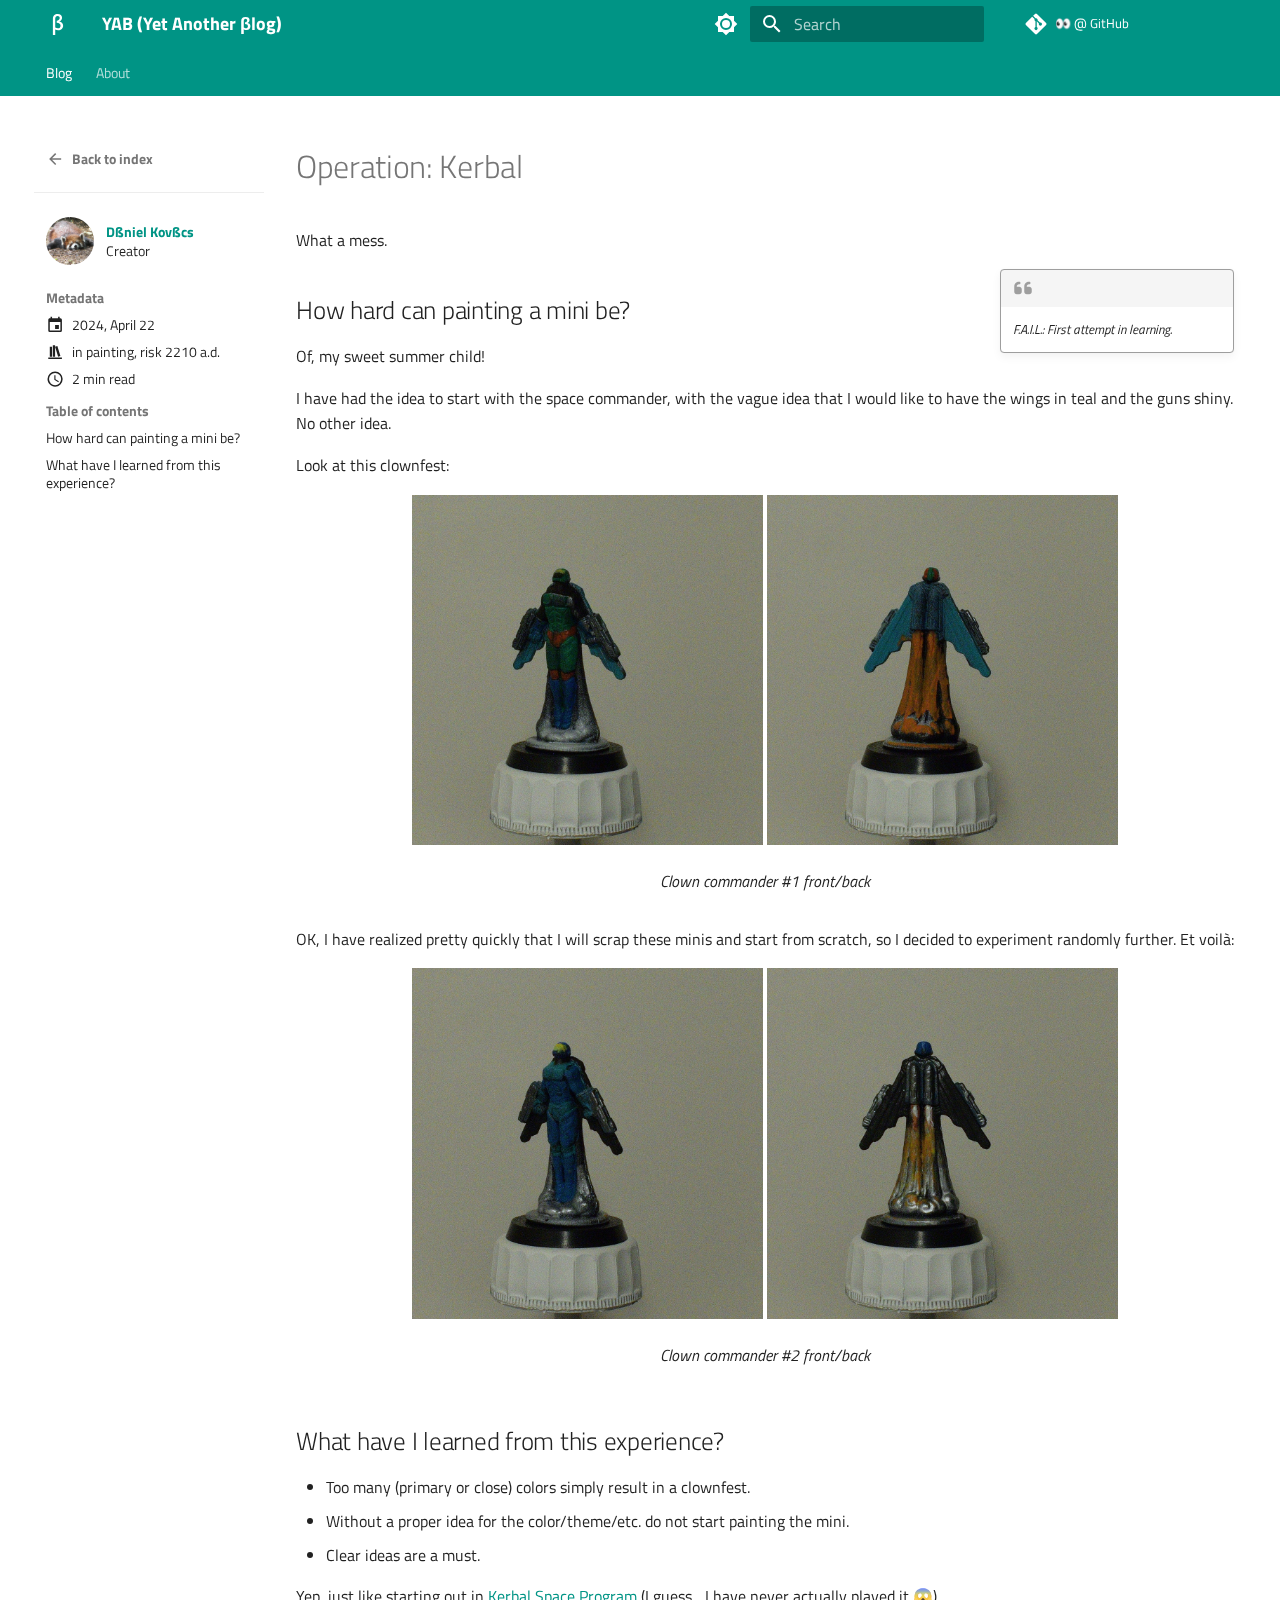
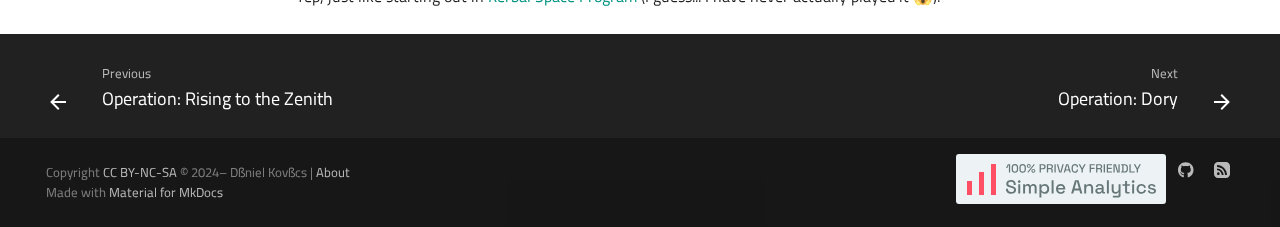
<file: 2024/04/22/operation-kerbal/index.html>
<!doctype html>
<html lang="en" class="no-js">
  <head>
    
      <meta charset="utf-8">
      <meta name="viewport" content="width=device-width,initial-scale=1">
      
        <meta name="description" content="First ever miniature being painted">
      
      
      
        <link rel="canonical" href="https://blog.kovacs.xyz/2024/04/22/operation-kerbal/">
      
      
        <link rel="prev" href="../../21/operation-rising-to-the-zenith/">
      
      
        <link rel="next" href="../../23/operation-dory/">
      
      
        <link rel="alternate" type="application/rss+xml" title="RSS feed" href="../../../../feed_rss_created.xml">
        <link rel="alternate" type="application/rss+xml" title="RSS feed of updated content" href="../../../../feed_rss_updated.xml">
      
      <link rel="icon" href="../../../../assets/beta-192x192.png">
      <meta name="generator" content="mkdocs-1.5.3, mkdocs-material-9.5.17">
    
    
      
        <title>Operation: Kerbal - YAB (Yet Another βlog)</title>
      
    
    
      <link rel="stylesheet" href="../../../../assets/stylesheets/main.bcfcd587.min.css">
      
        
        <link rel="stylesheet" href="../../../../assets/stylesheets/palette.06af60db.min.css">
      
      
  
  
    
    
  
    
    
  
    
    
  
    
    
  
    
    
  
    
    
  
    
    
  
    
    
  
    
    
  
    
    
  
    
    
  
    
    
  
  
  <style>:root{--md-admonition-icon--abstract:url('data:image/svg+xml;charset=utf-8,<svg xmlns="http://www.w3.org/2000/svg" viewBox="0 0 448 512"><!--! Font Awesome Free 6.5.1 by @fontawesome - https://fontawesome.com License - https://fontawesome.com/license/free (Icons: CC BY 4.0, Fonts: SIL OFL 1.1, Code: MIT License) Copyright 2023 Fonticons, Inc.--><path d="M96 0C43 0 0 43 0 96v320c0 53 43 96 96 96h320c17.7 0 32-14.3 32-32s-14.3-32-32-32v-64c17.7 0 32-14.3 32-32V32c0-17.7-14.3-32-32-32H96zm0 384h256v64H96c-17.7 0-32-14.3-32-32s14.3-32 32-32zm32-240c0-8.8 7.2-16 16-16h192c8.8 0 16 7.2 16 16s-7.2 16-16 16H144c-8.8 0-16-7.2-16-16zm16 48h192c8.8 0 16 7.2 16 16s-7.2 16-16 16H144c-8.8 0-16-7.2-16-16s7.2-16 16-16z"/></svg>');--md-admonition-icon--bug:url('data:image/svg+xml;charset=utf-8,<svg xmlns="http://www.w3.org/2000/svg" viewBox="0 0 640 512"><!--! Font Awesome Free 6.5.1 by @fontawesome - https://fontawesome.com License - https://fontawesome.com/license/free (Icons: CC BY 4.0, Fonts: SIL OFL 1.1, Code: MIT License) Copyright 2023 Fonticons, Inc.--><path d="M320 0c17.7 0 32 14.3 32 32v64h120c39.8 0 72 32.2 72 72v272c0 39.8-32.2 72-72 72H168c-39.8 0-72-32.2-72-72V168c0-39.8 32.2-72 72-72h120V32c0-17.7 14.3-32 32-32zM208 384c-8.8 0-16 7.2-16 16s7.2 16 16 16h32c8.8 0 16-7.2 16-16s-7.2-16-16-16h-32zm96 0c-8.8 0-16 7.2-16 16s7.2 16 16 16h32c8.8 0 16-7.2 16-16s-7.2-16-16-16h-32zm96 0c-8.8 0-16 7.2-16 16s7.2 16 16 16h32c8.8 0 16-7.2 16-16s-7.2-16-16-16h-32zM264 256a40 40 0 1 0-80 0 40 40 0 1 0 80 0zm152 40a40 40 0 1 0 0-80 40 40 0 1 0 0 80zM48 224h16v192H48c-26.5 0-48-21.5-48-48v-96c0-26.5 21.5-48 48-48zm544 0c26.5 0 48 21.5 48 48v96c0 26.5-21.5 48-48 48h-16V224h16z"/></svg>');--md-admonition-icon--danger:url('data:image/svg+xml;charset=utf-8,<svg xmlns="http://www.w3.org/2000/svg" viewBox="0 0 512 512"><!--! Font Awesome Free 6.5.1 by @fontawesome - https://fontawesome.com License - https://fontawesome.com/license/free (Icons: CC BY 4.0, Fonts: SIL OFL 1.1, Code: MIT License) Copyright 2023 Fonticons, Inc.--><path d="M416 398.9c58.5-41.1 96-104.1 96-174.9C512 100.3 397.4 0 256 0S0 100.3 0 224c0 70.7 37.5 133.8 96 174.9V464c0 26.5 21.5 48 48 48h48v-48c0-8.8 7.2-16 16-16s16 7.2 16 16v48h64v-48c0-8.8 7.2-16 16-16s16 7.2 16 16v48h48c26.5 0 48-21.5 48-48v-65.1zM96 256a64 64 0 1 1 128 0 64 64 0 1 1-128 0zm256-64a64 64 0 1 1 0 128 64 64 0 1 1 0-128z"/></svg>');--md-admonition-icon--example:url('data:image/svg+xml;charset=utf-8,<svg xmlns="http://www.w3.org/2000/svg" viewBox="0 0 24 24"><path d="M5 3c-1.1 0-2 .9-2 2s-.9 2-2 2v2c1.1 0 2 .9 2 2s.9 2 2 2h2v-2H5v-1c0-1.1-.9-2-2-2 1.1 0 2-.9 2-2V5h2V3m4 0c1.1 0 2 .9 2 2s.9 2 2 2v2c-1.1 0-2 .9-2 2s-.9 2-2 2H9v-2h2v-1c0-1.1.9-2 2-2-1.1 0-2-.9-2-2V5H9V3h2m11 3v12c0 1.11-.89 2-2 2H4a2 2 0 0 1-2-2v-3h2v3h16V6h-2.97V4H20c1.11 0 2 .89 2 2Z"/></svg>');--md-admonition-icon--failure:url('data:image/svg+xml;charset=utf-8,<svg xmlns="http://www.w3.org/2000/svg" viewBox="0 0 512 512"><!--! Font Awesome Free 6.5.1 by @fontawesome - https://fontawesome.com License - https://fontawesome.com/license/free (Icons: CC BY 4.0, Fonts: SIL OFL 1.1, Code: MIT License) Copyright 2023 Fonticons, Inc.--><path d="M459.1 52.4 442.6 6.5c-1.9-3.9-6.1-6.5-10.5-6.5s-8.5 2.6-10.4 6.5l-16.5 45.9-46 16.8c-4.3 1.6-7.3 5.9-7.2 10.4 0 4.5 3 8.7 7.2 10.2l45.7 16.8 16.8 45.8c1.5 4.4 5.8 7.5 10.4 7.5s8.9-3.1 10.4-7.5l16.5-45.8 45.7-16.8c4.2-1.5 7.2-5.7 7.2-10.2 0-4.6-3-8.9-7.2-10.4l-45.6-16.8zm-132.4 53c-12.5-12.5-32.8-12.5-45.3 0l-2.9 2.9c-22-8-45.8-12.3-70.5-12.3C93.1 96 0 189.1 0 304s93.1 208 208 208 208-93.1 208-208c0-24.7-4.3-48.5-12.2-70.5l2.9-2.9c12.5-12.5 12.5-32.8 0-45.3l-80-80zM200 192c-57.4 0-104 46.6-104 104v8c0 8.8-7.2 16-16 16s-16-7.2-16-16v-8c0-75.1 60.9-136 136-136h8c8.8 0 16 7.2 16 16s-7.2 16-16 16h-8z"/></svg>');--md-admonition-icon--info:url('data:image/svg+xml;charset=utf-8,<svg xmlns="http://www.w3.org/2000/svg" viewBox="0 0 512 512"><!--! Font Awesome Free 6.5.1 by @fontawesome - https://fontawesome.com License - https://fontawesome.com/license/free (Icons: CC BY 4.0, Fonts: SIL OFL 1.1, Code: MIT License) Copyright 2023 Fonticons, Inc.--><path d="M256 512a256 256 0 1 0 0-512 256 256 0 1 0 0 512zm-40-176h24v-64h-24c-13.3 0-24-10.7-24-24s10.7-24 24-24h48c13.3 0 24 10.7 24 24v88h8c13.3 0 24 10.7 24 24s-10.7 24-24 24h-80c-13.3 0-24-10.7-24-24s10.7-24 24-24zm40-208a32 32 0 1 1 0 64 32 32 0 1 1 0-64z"/></svg>');--md-admonition-icon--note:url('data:image/svg+xml;charset=utf-8,<svg xmlns="http://www.w3.org/2000/svg" viewBox="0 0 448 512"><!--! Font Awesome Free 6.5.1 by @fontawesome - https://fontawesome.com License - https://fontawesome.com/license/free (Icons: CC BY 4.0, Fonts: SIL OFL 1.1, Code: MIT License) Copyright 2023 Fonticons, Inc.--><path d="M64 32C28.7 32 0 60.7 0 96v320c0 35.3 28.7 64 64 64h224V368c0-26.5 21.5-48 48-48h112V96c0-35.3-28.7-64-64-64H64zm384 320H336c-8.8 0-16 7.2-16 16v112l32-32 64-64 32-32z"/></svg>');--md-admonition-icon--question:url('data:image/svg+xml;charset=utf-8,<svg xmlns="http://www.w3.org/2000/svg" viewBox="0 0 512 512"><!--! Font Awesome Free 6.5.1 by @fontawesome - https://fontawesome.com License - https://fontawesome.com/license/free (Icons: CC BY 4.0, Fonts: SIL OFL 1.1, Code: MIT License) Copyright 2023 Fonticons, Inc.--><path d="M256 512a256 256 0 1 0 0-512 256 256 0 1 0 0 512zm-86.2-346.7c7.9-22.3 29.1-37.3 52.8-37.3h58.3c34.9 0 63.1 28.3 63.1 63.1 0 22.6-12.1 43.5-31.7 54.8L280 264.4c-.2 13-10.9 23.6-24 23.6-13.3 0-24-10.7-24-24v-13.5c0-8.6 4.6-16.5 12.1-20.8l44.3-25.4c4.7-2.7 7.6-7.7 7.6-13.1 0-8.4-6.8-15.1-15.1-15.1h-58.3c-3.4 0-6.4 2.1-7.5 5.3l-.4 1.2c-4.4 12.5-18.2 19-30.6 14.6s-19-18.2-14.6-30.6l.4-1.2zM224 352a32 32 0 1 1 64 0 32 32 0 1 1-64 0z"/></svg>');--md-admonition-icon--quote:url('data:image/svg+xml;charset=utf-8,<svg xmlns="http://www.w3.org/2000/svg" viewBox="0 0 448 512"><!--! Font Awesome Free 6.5.1 by @fontawesome - https://fontawesome.com License - https://fontawesome.com/license/free (Icons: CC BY 4.0, Fonts: SIL OFL 1.1, Code: MIT License) Copyright 2023 Fonticons, Inc.--><path d="M0 216C0 149.7 53.7 96 120 96h8c17.7 0 32 14.3 32 32s-14.3 32-32 32h-8c-30.9 0-56 25.1-56 56v8h64c35.3 0 64 28.7 64 64v64c0 35.3-28.7 64-64 64H64c-35.3 0-64-28.7-64-64V216zm256 0c0-66.3 53.7-120 120-120h8c17.7 0 32 14.3 32 32s-14.3 32-32 32h-8c-30.9 0-56 25.1-56 56v8h64c35.3 0 64 28.7 64 64v64c0 35.3-28.7 64-64 64h-64c-35.3 0-64-28.7-64-64V216z"/></svg>');--md-admonition-icon--success:url('data:image/svg+xml;charset=utf-8,<svg xmlns="http://www.w3.org/2000/svg" viewBox="0 0 448 512"><!--! Font Awesome Free 6.5.1 by @fontawesome - https://fontawesome.com License - https://fontawesome.com/license/free (Icons: CC BY 4.0, Fonts: SIL OFL 1.1, Code: MIT License) Copyright 2023 Fonticons, Inc.--><path d="M438.6 105.4c12.5 12.5 12.5 32.8 0 45.3l-256 256c-12.5 12.5-32.8 12.5-45.3 0l-128-128c-12.5-12.5-12.5-32.8 0-45.3s32.8-12.5 45.3 0L160 338.7l233.4-233.3c12.5-12.5 32.8-12.5 45.3 0z"/></svg>');--md-admonition-icon--tip:url('data:image/svg+xml;charset=utf-8,<svg xmlns="http://www.w3.org/2000/svg" viewBox="0 0 512 512"><!--! Font Awesome Free 6.5.1 by @fontawesome - https://fontawesome.com License - https://fontawesome.com/license/free (Icons: CC BY 4.0, Fonts: SIL OFL 1.1, Code: MIT License) Copyright 2023 Fonticons, Inc.--><path d="M480 32c0-12.9-7.8-24.6-19.8-29.6S434.5.2 425.3 9.3L381.7 53c-48 48-113.1 75-181 75H64c-35.3 0-64 28.7-64 64v96c0 35.3 28.7 64 64 64v128c0 17.7 14.3 32 32 32h64c17.7 0 32-14.3 32-32V352h8.7c67.9 0 133 27 181 75l43.6 43.6c9.2 9.2 22.9 11.9 34.9 6.9s19.8-16.6 19.8-29.6V300.4c18.6-8.8 32-32.5 32-60.4s-13.4-51.6-32-60.4V32zm-64 76.7v262.6C357.2 317.8 280.5 288 200.7 288H192v-96h8.7c79.8 0 156.5-29.8 215.3-83.3z"/></svg>');--md-admonition-icon--warning:url('data:image/svg+xml;charset=utf-8,<svg xmlns="http://www.w3.org/2000/svg" viewBox="0 0 512 512"><!--! Font Awesome Free 6.5.1 by @fontawesome - https://fontawesome.com License - https://fontawesome.com/license/free (Icons: CC BY 4.0, Fonts: SIL OFL 1.1, Code: MIT License) Copyright 2023 Fonticons, Inc.--><path d="M256 32c14.2 0 27.3 7.5 34.5 19.8l216 368c7.3 12.4 7.3 27.7.2 40.1S486.3 480 472 480H40c-14.3 0-27.6-7.7-34.7-20.1s-7-27.8.2-40.1l216-368C228.7 39.5 241.8 32 256 32zm0 128c-13.3 0-24 10.7-24 24v112c0 13.3 10.7 24 24 24s24-10.7 24-24V184c0-13.3-10.7-24-24-24zm32 224a32 32 0 1 0-64 0 32 32 0 1 0 64 0z"/></svg>');}</style>


  
  
  
  
  <style>:root{--md-annotation-icon:url('data:image/svg+xml;charset=utf-8,<svg xmlns="http://www.w3.org/2000/svg" viewBox="0 0 24 24"><path d="M11 7v2h2V7h-2m3 10v-2h-1v-4h-3v2h1v2h-1v2h4m8-5c0 5.5-4.5 10-10 10S2 17.5 2 12 6.5 2 12 2s10 4.5 10 10m-2 0c0-4.42-3.58-8-8-8s-8 3.58-8 8 3.58 8 8 8 8-3.58 8-8Z"/></svg>');}</style>


    
    
      
    
    
      
        
        
        
        <link rel="stylesheet" href="../../../../assets/external/fonts.googleapis.com/css.6bbf95ab.css">
        <style>:root{--md-text-font:"Titillium Web";--md-code-font:"JetBrains Mono"}</style>
      
    
    
      <link rel="stylesheet" href="../../../../stylesheets/before-after.css">
    
      <link rel="stylesheet" href="../../../../stylesheets/picture-admonition.css">
    
      <link rel="stylesheet" href="../../../../stylesheets/overrides.css">
    
      <link rel="stylesheet" href="../../../../assets/external/cdnjs.cloudflare.com/ajax/libs/KaTeX/0.16.7/katex.min.css">
    
    <script>__md_scope=new URL("../../../..",location),__md_hash=e=>[...e].reduce((e,_)=>(e<<5)-e+_.charCodeAt(0),0),__md_get=(e,_=localStorage,t=__md_scope)=>JSON.parse(_.getItem(t.pathname+"."+e)),__md_set=(e,_,t=localStorage,a=__md_scope)=>{try{t.setItem(a.pathname+"."+e,JSON.stringify(_))}catch(e){}}</script>
    
      

    
    
    
  </head>
  
  
    
    
      
    
    
    
    
    <body dir="ltr" data-md-color-scheme="default" data-md-color-primary="indigo" data-md-color-accent="indigo">
  
    
    <input class="md-toggle" data-md-toggle="drawer" type="checkbox" id="__drawer" autocomplete="off">
    <input class="md-toggle" data-md-toggle="search" type="checkbox" id="__search" autocomplete="off">
    <label class="md-overlay" for="__drawer"></label>
    <div data-md-component="skip">
      
        
        <a href="#operation-kerbal" class="md-skip">
          Skip to content
        </a>
      
    </div>
    <div data-md-component="announce">
      
    </div>
    
    
      

<header class="md-header" data-md-component="header">
  <nav class="md-header__inner md-grid" aria-label="Header">
    <a href="../../../.." title="YAB (Yet Another βlog)" class="md-header__button md-logo" aria-label="YAB (Yet Another βlog)" data-md-component="logo">
      
  
  <svg xmlns="http://www.w3.org/2000/svg" viewBox="0 0 24 24"><path d="M9.23 17.59v5.53H6.88V6.72c0-1.45.43-2.59 1.28-3.44C9 2.43 10.17 2 11.61 2c1.39 0 2.46.34 3.26 1 .79.68 1.18 1.62 1.18 2.81 0 .82-.26 1.59-.78 2.3-.52.71-1.19 1.2-2.02 1.47v.04c1.25.2 2.22.65 2.88 1.38.66.71.99 1.62.99 2.74 0 1.32-.46 2.4-1.37 3.23-.92.83-2.12 1.24-3.62 1.24-1.06 0-2.03-.21-2.9-.62m1.49-6.84V8.83c.87-.11 1.58-.43 2.15-.97.56-.55.84-1.16.84-1.86 0-1.38-.71-2.08-2.11-2.08-.76 0-1.35.24-1.76.73-.41.49-.61 1.17-.61 2.06v8.79c.91.53 1.8.79 2.66.79.84 0 1.5-.22 1.97-.65.47-.44.7-1.06.7-1.85 0-1.79-1.28-2.79-3.84-3.04Z"/></svg>

    </a>
    <label class="md-header__button md-icon" for="__drawer">
      
      <svg xmlns="http://www.w3.org/2000/svg" viewBox="0 0 24 24"><path d="M3 6h18v2H3V6m0 5h18v2H3v-2m0 5h18v2H3v-2Z"/></svg>
    </label>
    <div class="md-header__title" data-md-component="header-title">
      <div class="md-header__ellipsis">
        <div class="md-header__topic">
          <span class="md-ellipsis">
            YAB (Yet Another βlog)
          </span>
        </div>
        <div class="md-header__topic" data-md-component="header-topic">
          <span class="md-ellipsis">
            
              Operation: Kerbal
            
          </span>
        </div>
      </div>
    </div>
    
      
        <form class="md-header__option" data-md-component="palette">
  
    
    
    
    <input class="md-option" data-md-color-media="(prefers-color-scheme)" data-md-color-scheme="default" data-md-color-primary="indigo" data-md-color-accent="indigo"  aria-label="Switch to light mode"  type="radio" name="__palette" id="__palette_0">
    
      <label class="md-header__button md-icon" title="Switch to light mode" for="__palette_1" hidden>
        <svg xmlns="http://www.w3.org/2000/svg" viewBox="0 0 24 24"><path d="M12 8a4 4 0 0 0-4 4 4 4 0 0 0 4 4 4 4 0 0 0 4-4 4 4 0 0 0-4-4m0 10a6 6 0 0 1-6-6 6 6 0 0 1 6-6 6 6 0 0 1 6 6 6 6 0 0 1-6 6m8-9.31V4h-4.69L12 .69 8.69 4H4v4.69L.69 12 4 15.31V20h4.69L12 23.31 15.31 20H20v-4.69L23.31 12 20 8.69Z"/></svg>
      </label>
    
  
    
    
    
    <input class="md-option" data-md-color-media="(prefers-color-scheme: light)" data-md-color-scheme="default" data-md-color-primary="teal" data-md-color-accent="teal"  aria-label="Switch to dark mode"  type="radio" name="__palette" id="__palette_1">
    
      <label class="md-header__button md-icon" title="Switch to dark mode" for="__palette_2" hidden>
        <svg xmlns="http://www.w3.org/2000/svg" viewBox="0 0 24 24"><path d="M12 18c-.89 0-1.74-.2-2.5-.55C11.56 16.5 13 14.42 13 12c0-2.42-1.44-4.5-3.5-5.45C10.26 6.2 11.11 6 12 6a6 6 0 0 1 6 6 6 6 0 0 1-6 6m8-9.31V4h-4.69L12 .69 8.69 4H4v4.69L.69 12 4 15.31V20h4.69L12 23.31 15.31 20H20v-4.69L23.31 12 20 8.69Z"/></svg>
      </label>
    
  
    
    
    
    <input class="md-option" data-md-color-media="(prefers-color-scheme: dark)" data-md-color-scheme="slate" data-md-color-primary="teal" data-md-color-accent="teal"  aria-label="Switch to auto-mode (follow system preferences)"  type="radio" name="__palette" id="__palette_2">
    
      <label class="md-header__button md-icon" title="Switch to auto-mode (follow system preferences)" for="__palette_0" hidden>
        <svg xmlns="http://www.w3.org/2000/svg" viewBox="0 0 24 24"><path d="m14.3 16-.7-2h-3.2l-.7 2H7.8L11 7h2l3.2 9h-1.9M20 8.69V4h-4.69L12 .69 8.69 4H4v4.69L.69 12 4 15.31V20h4.69L12 23.31 15.31 20H20v-4.69L23.31 12 20 8.69m-9.15 3.96h2.3L12 9l-1.15 3.65Z"/></svg>
      </label>
    
  
</form>
      
    
    
      <script>var media,input,key,value,palette=__md_get("__palette");if(palette&&palette.color){"(prefers-color-scheme)"===palette.color.media&&(media=matchMedia("(prefers-color-scheme: light)"),input=document.querySelector(media.matches?"[data-md-color-media='(prefers-color-scheme: light)']":"[data-md-color-media='(prefers-color-scheme: dark)']"),palette.color.media=input.getAttribute("data-md-color-media"),palette.color.scheme=input.getAttribute("data-md-color-scheme"),palette.color.primary=input.getAttribute("data-md-color-primary"),palette.color.accent=input.getAttribute("data-md-color-accent"));for([key,value]of Object.entries(palette.color))document.body.setAttribute("data-md-color-"+key,value)}</script>
    
    
    
      <label class="md-header__button md-icon" for="__search">
        
        <svg xmlns="http://www.w3.org/2000/svg" viewBox="0 0 24 24"><path d="M9.5 3A6.5 6.5 0 0 1 16 9.5c0 1.61-.59 3.09-1.56 4.23l.27.27h.79l5 5-1.5 1.5-5-5v-.79l-.27-.27A6.516 6.516 0 0 1 9.5 16 6.5 6.5 0 0 1 3 9.5 6.5 6.5 0 0 1 9.5 3m0 2C7 5 5 7 5 9.5S7 14 9.5 14 14 12 14 9.5 12 5 9.5 5Z"/></svg>
      </label>
      <div class="md-search" data-md-component="search" role="dialog">
  <label class="md-search__overlay" for="__search"></label>
  <div class="md-search__inner" role="search">
    <form class="md-search__form" name="search">
      <input type="text" class="md-search__input" name="query" aria-label="Search" placeholder="Search" autocapitalize="off" autocorrect="off" autocomplete="off" spellcheck="false" data-md-component="search-query" required>
      <label class="md-search__icon md-icon" for="__search">
        
        <svg xmlns="http://www.w3.org/2000/svg" viewBox="0 0 24 24"><path d="M9.5 3A6.5 6.5 0 0 1 16 9.5c0 1.61-.59 3.09-1.56 4.23l.27.27h.79l5 5-1.5 1.5-5-5v-.79l-.27-.27A6.516 6.516 0 0 1 9.5 16 6.5 6.5 0 0 1 3 9.5 6.5 6.5 0 0 1 9.5 3m0 2C7 5 5 7 5 9.5S7 14 9.5 14 14 12 14 9.5 12 5 9.5 5Z"/></svg>
        
        <svg xmlns="http://www.w3.org/2000/svg" viewBox="0 0 24 24"><path d="M20 11v2H8l5.5 5.5-1.42 1.42L4.16 12l7.92-7.92L13.5 5.5 8 11h12Z"/></svg>
      </label>
      <nav class="md-search__options" aria-label="Search">
        
        <button type="reset" class="md-search__icon md-icon" title="Clear" aria-label="Clear" tabindex="-1">
          
          <svg xmlns="http://www.w3.org/2000/svg" viewBox="0 0 24 24"><path d="M19 6.41 17.59 5 12 10.59 6.41 5 5 6.41 10.59 12 5 17.59 6.41 19 12 13.41 17.59 19 19 17.59 13.41 12 19 6.41Z"/></svg>
        </button>
      </nav>
      
    </form>
    <div class="md-search__output">
      <div class="md-search__scrollwrap" data-md-scrollfix>
        <div class="md-search-result" data-md-component="search-result">
          <div class="md-search-result__meta">
            Initializing search
          </div>
          <ol class="md-search-result__list" role="presentation"></ol>
        </div>
      </div>
    </div>
  </div>
</div>
    
    
      <div class="md-header__source">
        <a href="https://github.com/AFulgens/afulgens.github.io" title="Go to repository" class="md-source" data-md-component="source">
  <div class="md-source__icon md-icon">
    
    <svg xmlns="http://www.w3.org/2000/svg" viewBox="0 0 448 512"><!--! Font Awesome Free 6.5.1 by @fontawesome - https://fontawesome.com License - https://fontawesome.com/license/free (Icons: CC BY 4.0, Fonts: SIL OFL 1.1, Code: MIT License) Copyright 2023 Fonticons, Inc.--><path d="M439.55 236.05 244 40.45a28.87 28.87 0 0 0-40.81 0l-40.66 40.63 51.52 51.52c27.06-9.14 52.68 16.77 43.39 43.68l49.66 49.66c34.23-11.8 61.18 31 35.47 56.69-26.49 26.49-70.21-2.87-56-37.34L240.22 199v121.85c25.3 12.54 22.26 41.85 9.08 55a34.34 34.34 0 0 1-48.55 0c-17.57-17.6-11.07-46.91 11.25-56v-123c-20.8-8.51-24.6-30.74-18.64-45L142.57 101 8.45 235.14a28.86 28.86 0 0 0 0 40.81l195.61 195.6a28.86 28.86 0 0 0 40.8 0l194.69-194.69a28.86 28.86 0 0 0 0-40.81z"/></svg>
  </div>
  <div class="md-source__repository">
    👀 @ GitHub
  </div>
</a>
      </div>
    
  </nav>
  
</header>
    
    <div class="md-container" data-md-component="container">
      
      
        
          
            
<nav class="md-tabs" aria-label="Tabs" data-md-component="tabs">
  <div class="md-grid">
    <ul class="md-tabs__list">
      
        
  
  
    
  
  
    
    
      <li class="md-tabs__item md-tabs__item--active">
        <a href="../../../.." class="md-tabs__link">
          
  
    
  
  Blog

        </a>
      </li>
    
  

      
        
  
  
  
    <li class="md-tabs__item">
      <a href="../../../../about/" class="md-tabs__link">
        
  
    
  
  About

      </a>
    </li>
  

      
    </ul>
  </div>
</nav>
          
        
      
      <main class="md-main" data-md-component="main">
        <div class="md-main__inner md-grid">
          
            
              
                
              
              <div class="md-sidebar md-sidebar--primary" data-md-component="sidebar" data-md-type="navigation" hidden>
                <div class="md-sidebar__scrollwrap">
                  <div class="md-sidebar__inner">
                    


  


  

<nav class="md-nav md-nav--primary md-nav--lifted md-nav--integrated" aria-label="Navigation" data-md-level="0">
  <label class="md-nav__title" for="__drawer">
    <a href="../../../.." title="YAB (Yet Another βlog)" class="md-nav__button md-logo" aria-label="YAB (Yet Another βlog)" data-md-component="logo">
      
  
  <svg xmlns="http://www.w3.org/2000/svg" viewBox="0 0 24 24"><path d="M9.23 17.59v5.53H6.88V6.72c0-1.45.43-2.59 1.28-3.44C9 2.43 10.17 2 11.61 2c1.39 0 2.46.34 3.26 1 .79.68 1.18 1.62 1.18 2.81 0 .82-.26 1.59-.78 2.3-.52.71-1.19 1.2-2.02 1.47v.04c1.25.2 2.22.65 2.88 1.38.66.71.99 1.62.99 2.74 0 1.32-.46 2.4-1.37 3.23-.92.83-2.12 1.24-3.62 1.24-1.06 0-2.03-.21-2.9-.62m1.49-6.84V8.83c.87-.11 1.58-.43 2.15-.97.56-.55.84-1.16.84-1.86 0-1.38-.71-2.08-2.11-2.08-.76 0-1.35.24-1.76.73-.41.49-.61 1.17-.61 2.06v8.79c.91.53 1.8.79 2.66.79.84 0 1.5-.22 1.97-.65.47-.44.7-1.06.7-1.85 0-1.79-1.28-2.79-3.84-3.04Z"/></svg>

    </a>
    YAB (Yet Another βlog)
  </label>
  
    <div class="md-nav__source">
      <a href="https://github.com/AFulgens/afulgens.github.io" title="Go to repository" class="md-source" data-md-component="source">
  <div class="md-source__icon md-icon">
    
    <svg xmlns="http://www.w3.org/2000/svg" viewBox="0 0 448 512"><!--! Font Awesome Free 6.5.1 by @fontawesome - https://fontawesome.com License - https://fontawesome.com/license/free (Icons: CC BY 4.0, Fonts: SIL OFL 1.1, Code: MIT License) Copyright 2023 Fonticons, Inc.--><path d="M439.55 236.05 244 40.45a28.87 28.87 0 0 0-40.81 0l-40.66 40.63 51.52 51.52c27.06-9.14 52.68 16.77 43.39 43.68l49.66 49.66c34.23-11.8 61.18 31 35.47 56.69-26.49 26.49-70.21-2.87-56-37.34L240.22 199v121.85c25.3 12.54 22.26 41.85 9.08 55a34.34 34.34 0 0 1-48.55 0c-17.57-17.6-11.07-46.91 11.25-56v-123c-20.8-8.51-24.6-30.74-18.64-45L142.57 101 8.45 235.14a28.86 28.86 0 0 0 0 40.81l195.61 195.6a28.86 28.86 0 0 0 40.8 0l194.69-194.69a28.86 28.86 0 0 0 0-40.81z"/></svg>
  </div>
  <div class="md-source__repository">
    👀 @ GitHub
  </div>
</a>
    </div>
  
  <ul class="md-nav__list" data-md-scrollfix>
    
      
      
  
  
    
  
  
  
    
    
      
        
          
        
      
        
      
        
      
    
    
      
        
        
      
      
        
      
    
    
    <li class="md-nav__item md-nav__item--active md-nav__item--section md-nav__item--nested">
      
        
        
        <input class="md-nav__toggle md-toggle " type="checkbox" id="__nav_1" checked>
        
          
          
          <div class="md-nav__link md-nav__container">
            <a href="../../../.." class="md-nav__link ">
              
  
  <span class="md-ellipsis">
    Blog
  </span>
  

            </a>
            
              
              <label class="md-nav__link " for="__nav_1" id="__nav_1_label" tabindex="">
                <span class="md-nav__icon md-icon"></span>
              </label>
            
          </div>
        
        <nav class="md-nav" data-md-level="1" aria-labelledby="__nav_1_label" aria-expanded="true">
          <label class="md-nav__title" for="__nav_1">
            <span class="md-nav__icon md-icon"></span>
            Blog
          </label>
          <ul class="md-nav__list" data-md-scrollfix>
            
              
            
              
                
  
  
  
  
    
    
      
        
      
    
    
      
      
        
          
          
        
      
    
    
    <li class="md-nav__item md-nav__item--section md-nav__item--nested">
      
        
        
        <input class="md-nav__toggle md-toggle " type="checkbox" id="__nav_1_2" >
        
          
          <label class="md-nav__link" for="__nav_1_2" id="__nav_1_2_label" tabindex="">
            
  
  <span class="md-ellipsis">
    History
  </span>
  

            <span class="md-nav__icon md-icon"></span>
          </label>
        
        <nav class="md-nav" data-md-level="2" aria-labelledby="__nav_1_2_label" aria-expanded="false">
          <label class="md-nav__title" for="__nav_1_2">
            <span class="md-nav__icon md-icon"></span>
            History
          </label>
          <ul class="md-nav__list" data-md-scrollfix>
            
              
                
  
  
  
    
  
  
    <li class="md-nav__item">
      <a href="../../../../archive/2024/" class="md-nav__link">
        
  
  <span class="md-ellipsis">
    2024
  </span>
  

      </a>
    </li>
  

              
            
          </ul>
        </nav>
      
    </li>
  

              
            
              
                
  
  
  
  
    
    
      
        
      
        
      
    
    
      
      
        
          
          
        
      
    
    
    <li class="md-nav__item md-nav__item--section md-nav__item--nested">
      
        
        
        <input class="md-nav__toggle md-toggle " type="checkbox" id="__nav_1_3" >
        
          
          <label class="md-nav__link" for="__nav_1_3" id="__nav_1_3_label" tabindex="">
            
  
  <span class="md-ellipsis">
    Categories
  </span>
  

            <span class="md-nav__icon md-icon"></span>
          </label>
        
        <nav class="md-nav" data-md-level="2" aria-labelledby="__nav_1_3_label" aria-expanded="false">
          <label class="md-nav__title" for="__nav_1_3">
            <span class="md-nav__icon md-icon"></span>
            Categories
          </label>
          <ul class="md-nav__list" data-md-scrollfix>
            
              
                
  
  
  
    
  
  
    <li class="md-nav__item">
      <a href="../../../../category/painting/" class="md-nav__link">
        
  
  <span class="md-ellipsis">
    painting
  </span>
  

      </a>
    </li>
  

              
            
              
                
  
  
  
    
  
  
    <li class="md-nav__item">
      <a href="../../../../category/risk-2210-ad/" class="md-nav__link">
        
  
  <span class="md-ellipsis">
    risk 2210 a.d.
  </span>
  

      </a>
    </li>
  

              
            
          </ul>
        </nav>
      
    </li>
  

              
            
          </ul>
        </nav>
      
    </li>
  

    
      
      
  
  
  
  
    <li class="md-nav__item">
      <a href="../../../../about/" class="md-nav__link">
        
  
    <svg xmlns="http://www.w3.org/2000/svg" viewBox="0 0 24 24"><path d="M13.5 4A1.5 1.5 0 0 0 12 5.5 1.5 1.5 0 0 0 13.5 7 1.5 1.5 0 0 0 15 5.5 1.5 1.5 0 0 0 13.5 4m-.36 4.77c-1.19.1-4.44 2.69-4.44 2.69-.2.15-.14.14.02.42.16.27.14.29.33.16.2-.13.53-.34 1.08-.68 2.12-1.36.34 1.78-.57 7.07-.36 2.62 2 1.27 2.61.87.6-.39 2.21-1.5 2.37-1.61.22-.15.06-.27-.11-.52-.12-.17-.24-.05-.24-.05-.65.43-1.84 1.33-2 .76-.19-.57 1.03-4.48 1.7-7.17.11-.64.41-2.04-.75-1.94Z"/></svg>
  
  <span class="md-ellipsis">
    About
  </span>
  

      </a>
    </li>
  

    
  </ul>
</nav>
                  </div>
                </div>
              </div>
            
            
          
          
  <div class="md-content md-content--post" data-md-component="content">
    <div class="md-sidebar md-sidebar--post" data-md-component="sidebar" data-md-type="navigation">
      <div class="md-sidebar__scrollwrap">
        <div class="md-sidebar__inner md-post">
          <nav class="md-nav md-nav--primary">
            <div class="md-post__back">
              <div class="md-nav__title md-nav__container">
                <a href="../../../.." class="md-nav__link">
                  <svg xmlns="http://www.w3.org/2000/svg" viewBox="0 0 24 24"><path d="M20 11v2H8l5.5 5.5-1.42 1.42L4.16 12l7.92-7.92L13.5 5.5 8 11h12Z"/></svg>
                  <span class="md-ellipsis">
                    Back to index
                  </span>
                </a>
              </div>
            </div>
            
              <div class="md-post__authors md-typeset">
                
                  <div class="md-profile md-post__profile">
                    <span class="md-author md-author--long">
                      <img src="../../../../assets/external/github.com/afulgens.png.jpg" alt="Dßniel Kovßcs">
                    </span>
                    <span class="md-profile__description">
                      <strong>
                        
                          <a href="https://github.com/afulgens">Dßniel Kovßcs</a>
                        
                      </strong>
                      <br>
                      Creator
                    </span>
                  </div>
                
              </div>
            
            <ul class="md-post__meta md-nav__list">
              <li class="md-nav__item md-nav__item--section">
                <div class="md-post__title">
                  <span class="md-ellipsis">
                    Metadata
                  </span>
                </div>
                <nav class="md-nav">
                  <ul class="md-nav__list">
                    <li class="md-nav__item">
                      <div class="md-nav__link">
                        <svg xmlns="http://www.w3.org/2000/svg" viewBox="0 0 24 24"><path d="M19 19H5V8h14m-3-7v2H8V1H6v2H5c-1.11 0-2 .89-2 2v14a2 2 0 0 0 2 2h14a2 2 0 0 0 2-2V5a2 2 0 0 0-2-2h-1V1m-1 11h-5v5h5v-5Z"/></svg>
                        <time datetime="2024-04-22 00:00:00" class="md-ellipsis">2024, April 22</time>
                      </div>
                    </li>
                    
                    
                      <li class="md-nav__item">
                        <div class="md-nav__link">
                          <svg xmlns="http://www.w3.org/2000/svg" viewBox="0 0 24 24"><path d="M9 3v15h3V3H9m3 2 4 13 3-1-4-13-3 1M5 5v13h3V5H5M3 19v2h18v-2H3Z"/></svg>
                          <span class="md-ellipsis">
                            in
                            
                              <a href="../../../../category/painting/">painting</a>, 
                              <a href="../../../../category/risk-2210-ad/">risk 2210 a.d.</a></span>
                        </div>
                      </li>
                    
                    
                      
                      <li class="md-nav__item">
                        <div class="md-nav__link">
                          <svg xmlns="http://www.w3.org/2000/svg" viewBox="0 0 24 24"><path d="M12 20a8 8 0 0 0 8-8 8 8 0 0 0-8-8 8 8 0 0 0-8 8 8 8 0 0 0 8 8m0-18a10 10 0 0 1 10 10 10 10 0 0 1-10 10C6.47 22 2 17.5 2 12A10 10 0 0 1 12 2m.5 5v5.25l4.5 2.67-.75 1.23L11 13V7h1.5Z"/></svg>
                          <span class="md-ellipsis">
                            
                              2 min read
                            
                          </span>
                        </div>
                      </li>
                    
                  </ul>
                </nav>
              </li>
            </ul>
          </nav>
          
            

<nav class="md-nav md-nav--secondary" aria-label="Table of contents">
  
  
  
    
  
  
    <label class="md-nav__title" for="__toc">
      <span class="md-nav__icon md-icon"></span>
      Table of contents
    </label>
    <ul class="md-nav__list" data-md-component="toc" data-md-scrollfix>
      
        <li class="md-nav__item">
  <a href="#how-hard-can-painting-a-mini-be" class="md-nav__link">
    <span class="md-ellipsis">
      How hard can painting a mini be?
    </span>
  </a>
  
</li>
      
        <li class="md-nav__item">
  <a href="#what-have-i-learned-from-this-experience" class="md-nav__link">
    <span class="md-ellipsis">
      What have I learned from this experience?
    </span>
  </a>
  
</li>
      
    </ul>
  
</nav>
          
        </div>
      </div>
    </div>
    <article class="md-content__inner md-typeset">
      
        

  
  


<h1 id="operation-kerbal">Operation: Kerbal<a class="headerlink" href="#operation-kerbal" title="Permanent link">&para;</a></h1>
<p>What a mess.</p>
<!-- more -->

<div class="admonition quote inline end">
<p class="admonition-title">&nbsp;</p>
<p><em>F.A.I.L.: First attempt in learning.</em></p>
</div>
<h2 id="how-hard-can-painting-a-mini-be">How hard can painting a mini be?<a class="headerlink" href="#how-hard-can-painting-a-mini-be" title="Permanent link">&para;</a></h2>
<p>Of, my sweet summer child!</p>
<p>I have had the idea to start with the space commander, with the vague idea that I would like to have the wings in teal and the guns shiny.
No other idea.</p>
<p>Look at this clownfest:</p>
<figure style="text-align: center; width: 87%;">
    <img alt="" src="../../../../images/240422-operation-kerbal/space-kerbal-1.jpg" width="43%" />
    <img alt="" src="../../../../images/240422-operation-kerbal/space-kerbal-2.jpg" width="43%" />
    <figcaption>Clown commander #1 front/back</figcaption>
</figure>
<p>OK, I have realized pretty quickly that I will scrap these minis and start from scratch, so I decided to experiment randomly further. Et voilà:</p>
<figure style="text-align: center; width: 87%;">
    <img alt="" src="../../../../images/240422-operation-kerbal/space-kerbal-3.jpg" width="43%" />
    <img alt="" src="../../../../images/240422-operation-kerbal/space-kerbal-4.jpg" width="43%" />
    <figcaption>Clown commander #2 front/back</figcaption>
</figure>
<h2 id="what-have-i-learned-from-this-experience">What have I learned from this experience?<a class="headerlink" href="#what-have-i-learned-from-this-experience" title="Permanent link">&para;</a></h2>
<ul>
<li>Too many (primary or close) colors simply result in a clownfest.</li>
<li>Without a proper idea for the color/theme/etc. do not start painting the mini.</li>
<li>Clear ideas are a must.</li>
</ul>
<p>Yep, just like starting out in <a href="https://en.wikipedia.org/wiki/Kerbal_Space_Program">Kerbal Space Program</a> (I guess... I have never actually played it 😱).</p>







  
  




  



      
    </article>
  </div>

          
  <script>var tabs=__md_get("__tabs");if(Array.isArray(tabs))e:for(var set of document.querySelectorAll(".tabbed-set")){var tab,labels=set.querySelector(".tabbed-labels");for(tab of tabs)for(var label of labels.getElementsByTagName("label"))if(label.innerText.trim()===tab){var input=document.getElementById(label.htmlFor);input.checked=!0;continue e}}</script>

<script>var target=document.getElementById(location.hash.slice(1));target&&target.name&&(target.checked=target.name.startsWith("__tabbed_"))</script>
        </div>
        
          <button type="button" class="md-top md-icon" data-md-component="top" hidden>
  
  <svg xmlns="http://www.w3.org/2000/svg" viewBox="0 0 24 24"><path d="M13 20h-2V8l-5.5 5.5-1.42-1.42L12 4.16l7.92 7.92-1.42 1.42L13 8v12Z"/></svg>
  Back to top
</button>
        
      </main>
      
        <footer class="md-footer">
  
    
      
        
      
      <nav class="md-footer__inner md-grid" aria-label="Footer" >
        
          
          <a href="../../21/operation-rising-to-the-zenith/" class="md-footer__link md-footer__link--prev" aria-label="Previous: Operation: Rising to the Zenith">
            <div class="md-footer__button md-icon">
              
              <svg xmlns="http://www.w3.org/2000/svg" viewBox="0 0 24 24"><path d="M20 11v2H8l5.5 5.5-1.42 1.42L4.16 12l7.92-7.92L13.5 5.5 8 11h12Z"/></svg>
            </div>
            <div class="md-footer__title">
              <span class="md-footer__direction">
                Previous
              </span>
              <div class="md-ellipsis">
                Operation: Rising to the Zenith
              </div>
            </div>
          </a>
        
        
          
          <a href="../../23/operation-dory/" class="md-footer__link md-footer__link--next" aria-label="Next: Operation: Dory">
            <div class="md-footer__title">
              <span class="md-footer__direction">
                Next
              </span>
              <div class="md-ellipsis">
                Operation: Dory
              </div>
            </div>
            <div class="md-footer__button md-icon">
              
              <svg xmlns="http://www.w3.org/2000/svg" viewBox="0 0 24 24"><path d="M4 11v2h12l-5.5 5.5 1.42 1.42L19.84 12l-7.92-7.92L10.5 5.5 16 11H4Z"/></svg>
            </div>
          </a>
        
      </nav>
    
  
  <div class="md-footer-meta md-typeset">
    <div class="md-footer-meta__inner md-grid">
      <!--
  Copyright (c) 2016-2023 Martin Donath <martin.donath@squidfunk.com>

  Permission is hereby granted, free of charge, to any person obtaining a copy
  of this software and associated documentation files (the "Software"), to
  deal in the Software without restriction, including without limitation the
  rights to use, copy, modify, merge, publish, distribute, sublicense, and/or
  sell copies of the Software, and to permit persons to whom the Software is
  furnished to do so, subject to the following conditions:

  The above copyright notice and this permission notice shall be included in
  all copies or substantial portions of the Software.

  THE SOFTWARE IS PROVIDED "AS IS", WITHOUT WARRANTY OF ANY KIND, EXPRESS OR
  IMPLIED, INCLUDING BUT NOT LIMITED TO THE WARRANTIES OF MERCHANTABILITY,
  FITNESS FOR A PARTICULAR PURPOSE AND NON-INFRINGEMENT. IN NO EVENT SHALL THE
  AUTHORS OR COPYRIGHT HOLDERS BE LIABLE FOR ANY CLAIM, DAMAGES OR OTHER
  LIABILITY, WHETHER IN AN ACTION OF CONTRACT, TORT OR OTHERWISE, ARISING
  FROM, OUT OF OR IN CONNECTION WITH THE SOFTWARE OR THE USE OR OTHER DEALINGS
  IN THE SOFTWARE.
-->

<!-- Copyright and theme information -->
<div class="md-copyright">
	<!-- PATCH BEGIN: remove injected copyright information and hardwire ours -->
	<!--  -->
	Copyright <a href="https://creativecommons.org/licenses/by-nc-sa/4.0/">CC BY-NC-SA</a> &copy; 2024&ndash; Dßniel Kovßcs | <a href="/about/">About</a>
	<br/>
	<!-- PATCH END -->
	
	  Made with
	  <a href="https://squidfunk.github.io/mkdocs-material/" target="_blank" rel="noopener">
		Material for MkDocs
	  </a>
	
  </div>
      
        <!--
  Copyright (c) 2016-2023 Martin Donath <martin.donath@squidfunk.com>

  Permission is hereby granted, free of charge, to any person obtaining a copy
  of this software and associated documentation files (the "Software"), to
  deal in the Software without restriction, including without limitation the
  rights to use, copy, modify, merge, publish, distribute, sublicense, and/or
  sell copies of the Software, and to permit persons to whom the Software is
  furnished to do so, subject to the following conditions:

  The above copyright notice and this permission notice shall be included in
  all copies or substantial portions of the Software.

  THE SOFTWARE IS PROVIDED "AS IS", WITHOUT WARRANTY OF ANY KIND, EXPRESS OR
  IMPLIED, INCLUDING BUT NOT LIMITED TO THE WARRANTIES OF MERCHANTABILITY,
  FITNESS FOR A PARTICULAR PURPOSE AND NON-INFRINGEMENT. IN NO EVENT SHALL THE
  AUTHORS OR COPYRIGHT HOLDERS BE LIABLE FOR ANY CLAIM, DAMAGES OR OTHER
  LIABILITY, WHETHER IN AN ACTION OF CONTRACT, TORT OR OTHERWISE, ARISING
  FROM, OUT OF OR IN CONNECTION WITH THE SOFTWARE OR THE USE OR OTHER DEALINGS
  IN THE SOFTWARE.
-->

<!-- Social links -->
<div class="md-social">
	<!-- PATCH BEGIN: Add SimpleAnalytics badge here -->
	<a href="https://simpleanalytics.com/?utm_source=blog.kovacs.xyz&amp;utm_content=badge" referrerpolicy="origin" target="_blank">
		<picture>
			<source
			  srcset="https://simpleanalyticsbadges.com/blog.kovacs.xyz?mode=dark"
			  media="(prefers-color-scheme: dark)" />
			<img src="../../../../assets/external/simpleanalyticsbadges.com/blog.kovacs.cd804b57.xyz.svg" loading="lazy" referrerpolicy="no-referrer" crossorigin="anonymous">
		</picture>
	</a>
	<!-- PATCH END -->
	

	  <!-- Automatically set rel=me for Mastodon -->
	  
	  

	  <!-- Compute title and render link -->
	  
	  
		
		
	  
	  <a href="https://github.com/AFulgens" target="_blank" rel="noopener" title="github.com" class="md-social__link">
		<svg xmlns="http://www.w3.org/2000/svg" viewBox="0 0 496 512"><!--! Font Awesome Free 6.5.1 by @fontawesome - https://fontawesome.com License - https://fontawesome.com/license/free (Icons: CC BY 4.0, Fonts: SIL OFL 1.1, Code: MIT License) Copyright 2023 Fonticons, Inc.--><path d="M165.9 397.4c0 2-2.3 3.6-5.2 3.6-3.3.3-5.6-1.3-5.6-3.6 0-2 2.3-3.6 5.2-3.6 3-.3 5.6 1.3 5.6 3.6zm-31.1-4.5c-.7 2 1.3 4.3 4.3 4.9 2.6 1 5.6 0 6.2-2s-1.3-4.3-4.3-5.2c-2.6-.7-5.5.3-6.2 2.3zm44.2-1.7c-2.9.7-4.9 2.6-4.6 4.9.3 2 2.9 3.3 5.9 2.6 2.9-.7 4.9-2.6 4.6-4.6-.3-1.9-3-3.2-5.9-2.9zM244.8 8C106.1 8 0 113.3 0 252c0 110.9 69.8 205.8 169.5 239.2 12.8 2.3 17.3-5.6 17.3-12.1 0-6.2-.3-40.4-.3-61.4 0 0-70 15-84.7-29.8 0 0-11.4-29.1-27.8-36.6 0 0-22.9-15.7 1.6-15.4 0 0 24.9 2 38.6 25.8 21.9 38.6 58.6 27.5 72.9 20.9 2.3-16 8.8-27.1 16-33.7-55.9-6.2-112.3-14.3-112.3-110.5 0-27.5 7.6-41.3 23.6-58.9-2.6-6.5-11.1-33.3 2.6-67.9 20.9-6.5 69 27 69 27 20-5.6 41.5-8.5 62.8-8.5s42.8 2.9 62.8 8.5c0 0 48.1-33.6 69-27 13.7 34.7 5.2 61.4 2.6 67.9 16 17.7 25.8 31.5 25.8 58.9 0 96.5-58.9 104.2-114.8 110.5 9.2 7.9 17 22.9 17 46.4 0 33.7-.3 75.4-.3 83.6 0 6.5 4.6 14.4 17.3 12.1C428.2 457.8 496 362.9 496 252 496 113.3 383.5 8 244.8 8zM97.2 352.9c-1.3 1-1 3.3.7 5.2 1.6 1.6 3.9 2.3 5.2 1 1.3-1 1-3.3-.7-5.2-1.6-1.6-3.9-2.3-5.2-1zm-10.8-8.1c-.7 1.3.3 2.9 2.3 3.9 1.6 1 3.6.7 4.3-.7.7-1.3-.3-2.9-2.3-3.9-2-.6-3.6-.3-4.3.7zm32.4 35.6c-1.6 1.3-1 4.3 1.3 6.2 2.3 2.3 5.2 2.6 6.5 1 1.3-1.3.7-4.3-1.3-6.2-2.2-2.3-5.2-2.6-6.5-1zm-11.4-14.7c-1.6 1-1.6 3.6 0 5.9 1.6 2.3 4.3 3.3 5.6 2.3 1.6-1.3 1.6-3.9 0-6.2-1.4-2.3-4-3.3-5.6-2z"/></svg>
	  </a>
	
	<a href="/feed_rss_created.xml" target="_blank" rel="noopener" title="YAB RSS Feed" class="md-social__link">
		<!-- Uploaded to: SVG Repo, www.svgrepo.com, Generator: SVG Repo Mixer Tools -->
		<svg fill="#000000" height="800px" width="800px" version="1.1" id="Layer_1" xmlns="http://www.w3.org/2000/svg" xmlns:xlink="http://www.w3.org/1999/xlink" viewBox="0 0 504.4 504.4" xml:space="preserve">
			<g><g><path d="M377.6,0.2H126.4C56.8,0.2,0,57,0,126.6v251.6c0,69.2,56.8,126,126.4,126H378c69.6,0,126.4-56.8,126.4-126.4V126.6
				C504,57,447.2,0.2,377.6,0.2z M136.8,409c-23.2,0-42-18.8-42-41.6c0-23.2,18.8-41.6,42-41.6c23.2,0,42,18.8,42,41.6
				C178.8,390.2,160,409,136.8,409z M242,408.2c0-40-14.8-76-42.4-103.6c-28-28-63.6-42.4-103.6-42.4v-60.4
				c112,0,206.4,94.4,206.4,206.4H242z M348.8,408.2c0-140-112.8-252.8-252.8-252.8V95c172,0,313.2,141.2,313.2,313.2H348.8z"/></g></g>
		</svg>
	</a>
  </div>
      
    </div>
  </div>
</footer>
      
    </div>
    <div class="md-dialog" data-md-component="dialog">
      <div class="md-dialog__inner md-typeset"></div>
    </div>
    
      <!--
  Copyright (c) 2016-2023 Martin Donath <martin.donath@squidfunk.com>

  Permission is hereby granted, free of charge, to any person obtaining a copy
  of this software and associated documentation files (the "Software"), to
  deal in the Software without restriction, including without limitation the
  rights to use, copy, modify, merge, publish, distribute, sublicense, and/or
  sell copies of the Software, and to permit persons to whom the Software is
  furnished to do so, subject to the following conditions:

  The above copyright notice and this permission notice shall be included in
  all copies or substantial portions of the Software.

  THE SOFTWARE IS PROVIDED "AS IS", WITHOUT WARRANTY OF ANY KIND, EXPRESS OR
  IMPLIED, INCLUDING BUT NOT LIMITED TO THE WARRANTIES OF MERCHANTABILITY,
  FITNESS FOR A PARTICULAR PURPOSE AND NON-INFRINGEMENT. IN NO EVENT SHALL THE
  AUTHORS OR COPYRIGHT HOLDERS BE LIABLE FOR ANY CLAIM, DAMAGES OR OTHER
  LIABILITY, WHETHER IN AN ACTION OF CONTRACT, TORT OR OTHERWISE, ARISING
  FROM, OUT OF OR IN CONNECTION WITH THE SOFTWARE OR THE USE OR OTHER DEALINGS
  IN THE SOFTWARE.
-->

<!-- Progress indicator -->
<div class="md-progress" data-md-component="progress" role="progressbar"></div>

<!-- PATCH BEGIN: Add SimpleAnalytics here -->
<!-- 100% privacy-first analytics -->
<!-- FIXME: 2024-04-11 the script cannot be downloaded, DNS entry seems to be b0rked -->
<script async= defer= src="../../../../assets/external/simpleanalyticscdn.b-cdn.net/latest.js"></script>
<noscript><img src="../../../../assets/external/simpleanalyticscdn.b-cdn.net/noscript.gif" alt="" referrerpolicy="no-referrer-when-downgrade"></noscript>
<!-- PATCH END-->
    
    
    <script id="__config" type="application/json">{"base": "../../../..", "features": ["content.code.annotate", "content.code.copy", "content.tabs.link", "navigation.footer", "navigation.indexes", "navigation.instant", "navigation.instant.progress", "navigation.sections", "navigation.tabs", "navigation.tracking", "navigation.top", "toc.follow", "toc.integrate"], "search": "../../../../assets/javascripts/workers/search.b8dbb3d2.min.js", "translations": {"clipboard.copied": "Copied to clipboard", "clipboard.copy": "Copy to clipboard", "search.result.more.one": "1 more on this page", "search.result.more.other": "# more on this page", "search.result.none": "No matching documents", "search.result.one": "1 matching document", "search.result.other": "# matching documents", "search.result.placeholder": "Type to start searching", "search.result.term.missing": "Missing", "select.version": "Select version"}}</script>
    
    
      <script src="../../../../assets/javascripts/bundle.1e8ae164.min.js"></script>
      
        <script src="../../../../js/before-after.js"></script>
      
        <script src="../../../../js/katex.js"></script>
      
        <script src="../../../../assets/external/cdnjs.cloudflare.com/ajax/libs/KaTeX/0.16.7/katex.min.js"></script>
      
        <script src="../../../../assets/external/cdnjs.cloudflare.com/ajax/libs/KaTeX/0.16.7/contrib/auto-render.min.js"></script>
      
    
  </body>
</html>
</file>
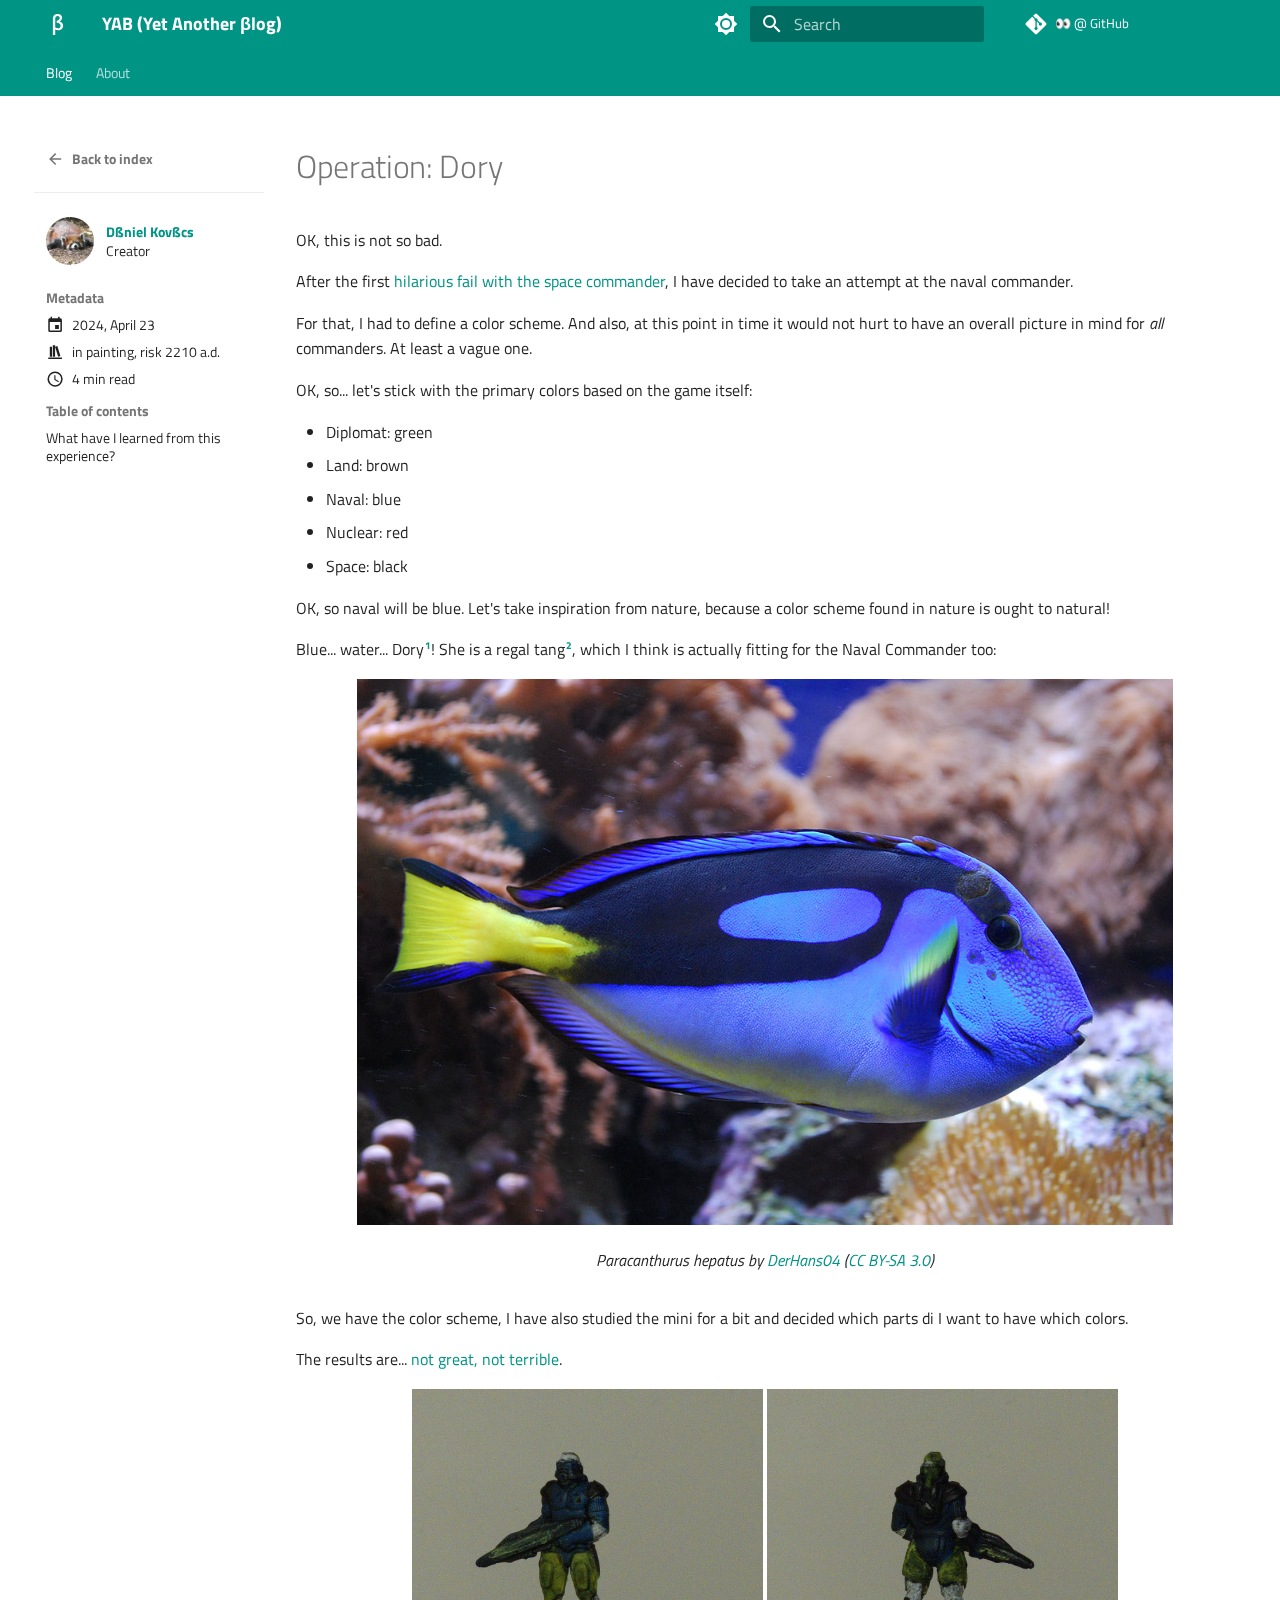
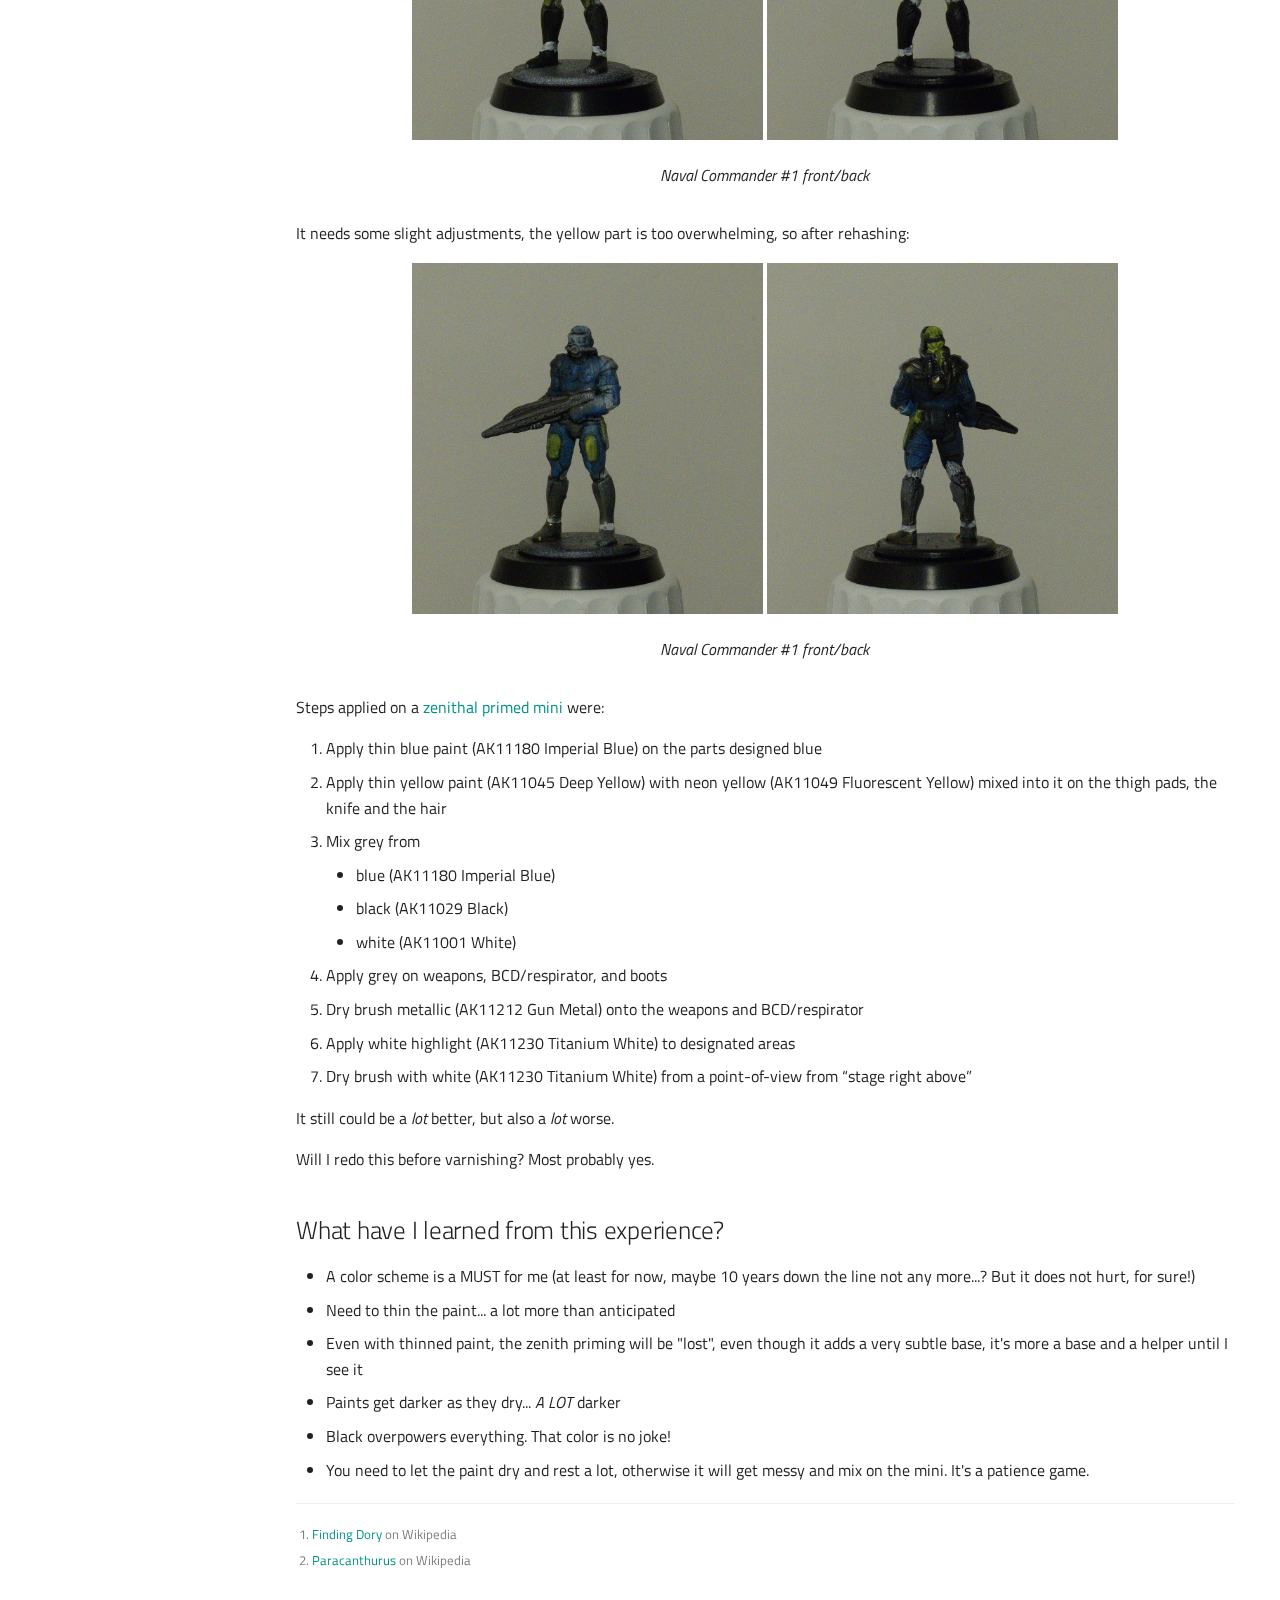
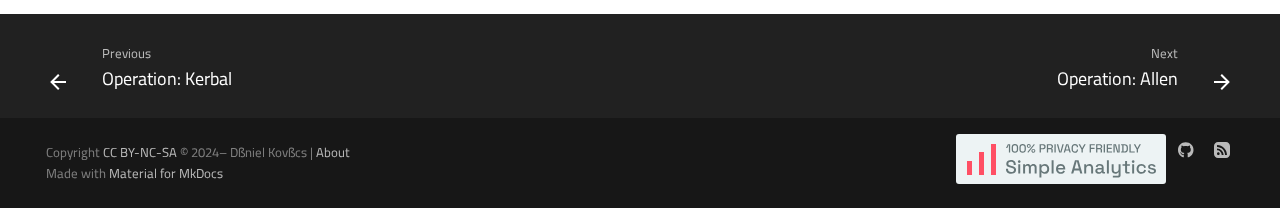
<file: 2024/04/23/operation-dory/index.html>
<!doctype html>
<html lang="en" class="no-js">
  <head>
    
      <meta charset="utf-8">
      <meta name="viewport" content="width=device-width,initial-scale=1">
      
        <meta name="description" content="Second miniature being painted">
      
      
      
        <link rel="canonical" href="https://blog.kovacs.xyz/2024/04/23/operation-dory/">
      
      
        <link rel="prev" href="../../22/operation-kerbal/">
      
      
        <link rel="next" href="../../../06/09/operation-allen/">
      
      
        <link rel="alternate" type="application/rss+xml" title="RSS feed" href="../../../../feed_rss_created.xml">
        <link rel="alternate" type="application/rss+xml" title="RSS feed of updated content" href="../../../../feed_rss_updated.xml">
      
      <link rel="icon" href="../../../../assets/beta-192x192.png">
      <meta name="generator" content="mkdocs-1.5.3, mkdocs-material-9.5.17">
    
    
      
        <title>Operation: Dory - YAB (Yet Another βlog)</title>
      
    
    
      <link rel="stylesheet" href="../../../../assets/stylesheets/main.bcfcd587.min.css">
      
        
        <link rel="stylesheet" href="../../../../assets/stylesheets/palette.06af60db.min.css">
      
      
  
  
    
    
  
    
    
  
    
    
  
    
    
  
    
    
  
    
    
  
    
    
  
    
    
  
    
    
  
    
    
  
    
    
  
    
    
  
  
  <style>:root{--md-admonition-icon--abstract:url('data:image/svg+xml;charset=utf-8,<svg xmlns="http://www.w3.org/2000/svg" viewBox="0 0 448 512"><!--! Font Awesome Free 6.5.1 by @fontawesome - https://fontawesome.com License - https://fontawesome.com/license/free (Icons: CC BY 4.0, Fonts: SIL OFL 1.1, Code: MIT License) Copyright 2023 Fonticons, Inc.--><path d="M96 0C43 0 0 43 0 96v320c0 53 43 96 96 96h320c17.7 0 32-14.3 32-32s-14.3-32-32-32v-64c17.7 0 32-14.3 32-32V32c0-17.7-14.3-32-32-32H96zm0 384h256v64H96c-17.7 0-32-14.3-32-32s14.3-32 32-32zm32-240c0-8.8 7.2-16 16-16h192c8.8 0 16 7.2 16 16s-7.2 16-16 16H144c-8.8 0-16-7.2-16-16zm16 48h192c8.8 0 16 7.2 16 16s-7.2 16-16 16H144c-8.8 0-16-7.2-16-16s7.2-16 16-16z"/></svg>');--md-admonition-icon--bug:url('data:image/svg+xml;charset=utf-8,<svg xmlns="http://www.w3.org/2000/svg" viewBox="0 0 640 512"><!--! Font Awesome Free 6.5.1 by @fontawesome - https://fontawesome.com License - https://fontawesome.com/license/free (Icons: CC BY 4.0, Fonts: SIL OFL 1.1, Code: MIT License) Copyright 2023 Fonticons, Inc.--><path d="M320 0c17.7 0 32 14.3 32 32v64h120c39.8 0 72 32.2 72 72v272c0 39.8-32.2 72-72 72H168c-39.8 0-72-32.2-72-72V168c0-39.8 32.2-72 72-72h120V32c0-17.7 14.3-32 32-32zM208 384c-8.8 0-16 7.2-16 16s7.2 16 16 16h32c8.8 0 16-7.2 16-16s-7.2-16-16-16h-32zm96 0c-8.8 0-16 7.2-16 16s7.2 16 16 16h32c8.8 0 16-7.2 16-16s-7.2-16-16-16h-32zm96 0c-8.8 0-16 7.2-16 16s7.2 16 16 16h32c8.8 0 16-7.2 16-16s-7.2-16-16-16h-32zM264 256a40 40 0 1 0-80 0 40 40 0 1 0 80 0zm152 40a40 40 0 1 0 0-80 40 40 0 1 0 0 80zM48 224h16v192H48c-26.5 0-48-21.5-48-48v-96c0-26.5 21.5-48 48-48zm544 0c26.5 0 48 21.5 48 48v96c0 26.5-21.5 48-48 48h-16V224h16z"/></svg>');--md-admonition-icon--danger:url('data:image/svg+xml;charset=utf-8,<svg xmlns="http://www.w3.org/2000/svg" viewBox="0 0 512 512"><!--! Font Awesome Free 6.5.1 by @fontawesome - https://fontawesome.com License - https://fontawesome.com/license/free (Icons: CC BY 4.0, Fonts: SIL OFL 1.1, Code: MIT License) Copyright 2023 Fonticons, Inc.--><path d="M416 398.9c58.5-41.1 96-104.1 96-174.9C512 100.3 397.4 0 256 0S0 100.3 0 224c0 70.7 37.5 133.8 96 174.9V464c0 26.5 21.5 48 48 48h48v-48c0-8.8 7.2-16 16-16s16 7.2 16 16v48h64v-48c0-8.8 7.2-16 16-16s16 7.2 16 16v48h48c26.5 0 48-21.5 48-48v-65.1zM96 256a64 64 0 1 1 128 0 64 64 0 1 1-128 0zm256-64a64 64 0 1 1 0 128 64 64 0 1 1 0-128z"/></svg>');--md-admonition-icon--example:url('data:image/svg+xml;charset=utf-8,<svg xmlns="http://www.w3.org/2000/svg" viewBox="0 0 24 24"><path d="M5 3c-1.1 0-2 .9-2 2s-.9 2-2 2v2c1.1 0 2 .9 2 2s.9 2 2 2h2v-2H5v-1c0-1.1-.9-2-2-2 1.1 0 2-.9 2-2V5h2V3m4 0c1.1 0 2 .9 2 2s.9 2 2 2v2c-1.1 0-2 .9-2 2s-.9 2-2 2H9v-2h2v-1c0-1.1.9-2 2-2-1.1 0-2-.9-2-2V5H9V3h2m11 3v12c0 1.11-.89 2-2 2H4a2 2 0 0 1-2-2v-3h2v3h16V6h-2.97V4H20c1.11 0 2 .89 2 2Z"/></svg>');--md-admonition-icon--failure:url('data:image/svg+xml;charset=utf-8,<svg xmlns="http://www.w3.org/2000/svg" viewBox="0 0 512 512"><!--! Font Awesome Free 6.5.1 by @fontawesome - https://fontawesome.com License - https://fontawesome.com/license/free (Icons: CC BY 4.0, Fonts: SIL OFL 1.1, Code: MIT License) Copyright 2023 Fonticons, Inc.--><path d="M459.1 52.4 442.6 6.5c-1.9-3.9-6.1-6.5-10.5-6.5s-8.5 2.6-10.4 6.5l-16.5 45.9-46 16.8c-4.3 1.6-7.3 5.9-7.2 10.4 0 4.5 3 8.7 7.2 10.2l45.7 16.8 16.8 45.8c1.5 4.4 5.8 7.5 10.4 7.5s8.9-3.1 10.4-7.5l16.5-45.8 45.7-16.8c4.2-1.5 7.2-5.7 7.2-10.2 0-4.6-3-8.9-7.2-10.4l-45.6-16.8zm-132.4 53c-12.5-12.5-32.8-12.5-45.3 0l-2.9 2.9c-22-8-45.8-12.3-70.5-12.3C93.1 96 0 189.1 0 304s93.1 208 208 208 208-93.1 208-208c0-24.7-4.3-48.5-12.2-70.5l2.9-2.9c12.5-12.5 12.5-32.8 0-45.3l-80-80zM200 192c-57.4 0-104 46.6-104 104v8c0 8.8-7.2 16-16 16s-16-7.2-16-16v-8c0-75.1 60.9-136 136-136h8c8.8 0 16 7.2 16 16s-7.2 16-16 16h-8z"/></svg>');--md-admonition-icon--info:url('data:image/svg+xml;charset=utf-8,<svg xmlns="http://www.w3.org/2000/svg" viewBox="0 0 512 512"><!--! Font Awesome Free 6.5.1 by @fontawesome - https://fontawesome.com License - https://fontawesome.com/license/free (Icons: CC BY 4.0, Fonts: SIL OFL 1.1, Code: MIT License) Copyright 2023 Fonticons, Inc.--><path d="M256 512a256 256 0 1 0 0-512 256 256 0 1 0 0 512zm-40-176h24v-64h-24c-13.3 0-24-10.7-24-24s10.7-24 24-24h48c13.3 0 24 10.7 24 24v88h8c13.3 0 24 10.7 24 24s-10.7 24-24 24h-80c-13.3 0-24-10.7-24-24s10.7-24 24-24zm40-208a32 32 0 1 1 0 64 32 32 0 1 1 0-64z"/></svg>');--md-admonition-icon--note:url('data:image/svg+xml;charset=utf-8,<svg xmlns="http://www.w3.org/2000/svg" viewBox="0 0 448 512"><!--! Font Awesome Free 6.5.1 by @fontawesome - https://fontawesome.com License - https://fontawesome.com/license/free (Icons: CC BY 4.0, Fonts: SIL OFL 1.1, Code: MIT License) Copyright 2023 Fonticons, Inc.--><path d="M64 32C28.7 32 0 60.7 0 96v320c0 35.3 28.7 64 64 64h224V368c0-26.5 21.5-48 48-48h112V96c0-35.3-28.7-64-64-64H64zm384 320H336c-8.8 0-16 7.2-16 16v112l32-32 64-64 32-32z"/></svg>');--md-admonition-icon--question:url('data:image/svg+xml;charset=utf-8,<svg xmlns="http://www.w3.org/2000/svg" viewBox="0 0 512 512"><!--! Font Awesome Free 6.5.1 by @fontawesome - https://fontawesome.com License - https://fontawesome.com/license/free (Icons: CC BY 4.0, Fonts: SIL OFL 1.1, Code: MIT License) Copyright 2023 Fonticons, Inc.--><path d="M256 512a256 256 0 1 0 0-512 256 256 0 1 0 0 512zm-86.2-346.7c7.9-22.3 29.1-37.3 52.8-37.3h58.3c34.9 0 63.1 28.3 63.1 63.1 0 22.6-12.1 43.5-31.7 54.8L280 264.4c-.2 13-10.9 23.6-24 23.6-13.3 0-24-10.7-24-24v-13.5c0-8.6 4.6-16.5 12.1-20.8l44.3-25.4c4.7-2.7 7.6-7.7 7.6-13.1 0-8.4-6.8-15.1-15.1-15.1h-58.3c-3.4 0-6.4 2.1-7.5 5.3l-.4 1.2c-4.4 12.5-18.2 19-30.6 14.6s-19-18.2-14.6-30.6l.4-1.2zM224 352a32 32 0 1 1 64 0 32 32 0 1 1-64 0z"/></svg>');--md-admonition-icon--quote:url('data:image/svg+xml;charset=utf-8,<svg xmlns="http://www.w3.org/2000/svg" viewBox="0 0 448 512"><!--! Font Awesome Free 6.5.1 by @fontawesome - https://fontawesome.com License - https://fontawesome.com/license/free (Icons: CC BY 4.0, Fonts: SIL OFL 1.1, Code: MIT License) Copyright 2023 Fonticons, Inc.--><path d="M0 216C0 149.7 53.7 96 120 96h8c17.7 0 32 14.3 32 32s-14.3 32-32 32h-8c-30.9 0-56 25.1-56 56v8h64c35.3 0 64 28.7 64 64v64c0 35.3-28.7 64-64 64H64c-35.3 0-64-28.7-64-64V216zm256 0c0-66.3 53.7-120 120-120h8c17.7 0 32 14.3 32 32s-14.3 32-32 32h-8c-30.9 0-56 25.1-56 56v8h64c35.3 0 64 28.7 64 64v64c0 35.3-28.7 64-64 64h-64c-35.3 0-64-28.7-64-64V216z"/></svg>');--md-admonition-icon--success:url('data:image/svg+xml;charset=utf-8,<svg xmlns="http://www.w3.org/2000/svg" viewBox="0 0 448 512"><!--! Font Awesome Free 6.5.1 by @fontawesome - https://fontawesome.com License - https://fontawesome.com/license/free (Icons: CC BY 4.0, Fonts: SIL OFL 1.1, Code: MIT License) Copyright 2023 Fonticons, Inc.--><path d="M438.6 105.4c12.5 12.5 12.5 32.8 0 45.3l-256 256c-12.5 12.5-32.8 12.5-45.3 0l-128-128c-12.5-12.5-12.5-32.8 0-45.3s32.8-12.5 45.3 0L160 338.7l233.4-233.3c12.5-12.5 32.8-12.5 45.3 0z"/></svg>');--md-admonition-icon--tip:url('data:image/svg+xml;charset=utf-8,<svg xmlns="http://www.w3.org/2000/svg" viewBox="0 0 512 512"><!--! Font Awesome Free 6.5.1 by @fontawesome - https://fontawesome.com License - https://fontawesome.com/license/free (Icons: CC BY 4.0, Fonts: SIL OFL 1.1, Code: MIT License) Copyright 2023 Fonticons, Inc.--><path d="M480 32c0-12.9-7.8-24.6-19.8-29.6S434.5.2 425.3 9.3L381.7 53c-48 48-113.1 75-181 75H64c-35.3 0-64 28.7-64 64v96c0 35.3 28.7 64 64 64v128c0 17.7 14.3 32 32 32h64c17.7 0 32-14.3 32-32V352h8.7c67.9 0 133 27 181 75l43.6 43.6c9.2 9.2 22.9 11.9 34.9 6.9s19.8-16.6 19.8-29.6V300.4c18.6-8.8 32-32.5 32-60.4s-13.4-51.6-32-60.4V32zm-64 76.7v262.6C357.2 317.8 280.5 288 200.7 288H192v-96h8.7c79.8 0 156.5-29.8 215.3-83.3z"/></svg>');--md-admonition-icon--warning:url('data:image/svg+xml;charset=utf-8,<svg xmlns="http://www.w3.org/2000/svg" viewBox="0 0 512 512"><!--! Font Awesome Free 6.5.1 by @fontawesome - https://fontawesome.com License - https://fontawesome.com/license/free (Icons: CC BY 4.0, Fonts: SIL OFL 1.1, Code: MIT License) Copyright 2023 Fonticons, Inc.--><path d="M256 32c14.2 0 27.3 7.5 34.5 19.8l216 368c7.3 12.4 7.3 27.7.2 40.1S486.3 480 472 480H40c-14.3 0-27.6-7.7-34.7-20.1s-7-27.8.2-40.1l216-368C228.7 39.5 241.8 32 256 32zm0 128c-13.3 0-24 10.7-24 24v112c0 13.3 10.7 24 24 24s24-10.7 24-24V184c0-13.3-10.7-24-24-24zm32 224a32 32 0 1 0-64 0 32 32 0 1 0 64 0z"/></svg>');}</style>


  
  
  
  
  <style>:root{--md-annotation-icon:url('data:image/svg+xml;charset=utf-8,<svg xmlns="http://www.w3.org/2000/svg" viewBox="0 0 24 24"><path d="M11 7v2h2V7h-2m3 10v-2h-1v-4h-3v2h1v2h-1v2h4m8-5c0 5.5-4.5 10-10 10S2 17.5 2 12 6.5 2 12 2s10 4.5 10 10m-2 0c0-4.42-3.58-8-8-8s-8 3.58-8 8 3.58 8 8 8 8-3.58 8-8Z"/></svg>');}</style>


    
    
      
    
    
      
        
        
        
        <link rel="stylesheet" href="../../../../assets/external/fonts.googleapis.com/css.6bbf95ab.css">
        <style>:root{--md-text-font:"Titillium Web";--md-code-font:"JetBrains Mono"}</style>
      
    
    
      <link rel="stylesheet" href="../../../../stylesheets/before-after.css">
    
      <link rel="stylesheet" href="../../../../stylesheets/picture-admonition.css">
    
      <link rel="stylesheet" href="../../../../stylesheets/overrides.css">
    
      <link rel="stylesheet" href="../../../../assets/external/cdnjs.cloudflare.com/ajax/libs/KaTeX/0.16.7/katex.min.css">
    
    <script>__md_scope=new URL("../../../..",location),__md_hash=e=>[...e].reduce((e,_)=>(e<<5)-e+_.charCodeAt(0),0),__md_get=(e,_=localStorage,t=__md_scope)=>JSON.parse(_.getItem(t.pathname+"."+e)),__md_set=(e,_,t=localStorage,a=__md_scope)=>{try{t.setItem(a.pathname+"."+e,JSON.stringify(_))}catch(e){}}</script>
    
      

    
    
    
  </head>
  
  
    
    
      
    
    
    
    
    <body dir="ltr" data-md-color-scheme="default" data-md-color-primary="indigo" data-md-color-accent="indigo">
  
    
    <input class="md-toggle" data-md-toggle="drawer" type="checkbox" id="__drawer" autocomplete="off">
    <input class="md-toggle" data-md-toggle="search" type="checkbox" id="__search" autocomplete="off">
    <label class="md-overlay" for="__drawer"></label>
    <div data-md-component="skip">
      
        
        <a href="#operation-dory" class="md-skip">
          Skip to content
        </a>
      
    </div>
    <div data-md-component="announce">
      
    </div>
    
    
      

<header class="md-header" data-md-component="header">
  <nav class="md-header__inner md-grid" aria-label="Header">
    <a href="../../../.." title="YAB (Yet Another βlog)" class="md-header__button md-logo" aria-label="YAB (Yet Another βlog)" data-md-component="logo">
      
  
  <svg xmlns="http://www.w3.org/2000/svg" viewBox="0 0 24 24"><path d="M9.23 17.59v5.53H6.88V6.72c0-1.45.43-2.59 1.28-3.44C9 2.43 10.17 2 11.61 2c1.39 0 2.46.34 3.26 1 .79.68 1.18 1.62 1.18 2.81 0 .82-.26 1.59-.78 2.3-.52.71-1.19 1.2-2.02 1.47v.04c1.25.2 2.22.65 2.88 1.38.66.71.99 1.62.99 2.74 0 1.32-.46 2.4-1.37 3.23-.92.83-2.12 1.24-3.62 1.24-1.06 0-2.03-.21-2.9-.62m1.49-6.84V8.83c.87-.11 1.58-.43 2.15-.97.56-.55.84-1.16.84-1.86 0-1.38-.71-2.08-2.11-2.08-.76 0-1.35.24-1.76.73-.41.49-.61 1.17-.61 2.06v8.79c.91.53 1.8.79 2.66.79.84 0 1.5-.22 1.97-.65.47-.44.7-1.06.7-1.85 0-1.79-1.28-2.79-3.84-3.04Z"/></svg>

    </a>
    <label class="md-header__button md-icon" for="__drawer">
      
      <svg xmlns="http://www.w3.org/2000/svg" viewBox="0 0 24 24"><path d="M3 6h18v2H3V6m0 5h18v2H3v-2m0 5h18v2H3v-2Z"/></svg>
    </label>
    <div class="md-header__title" data-md-component="header-title">
      <div class="md-header__ellipsis">
        <div class="md-header__topic">
          <span class="md-ellipsis">
            YAB (Yet Another βlog)
          </span>
        </div>
        <div class="md-header__topic" data-md-component="header-topic">
          <span class="md-ellipsis">
            
              Operation: Dory
            
          </span>
        </div>
      </div>
    </div>
    
      
        <form class="md-header__option" data-md-component="palette">
  
    
    
    
    <input class="md-option" data-md-color-media="(prefers-color-scheme)" data-md-color-scheme="default" data-md-color-primary="indigo" data-md-color-accent="indigo"  aria-label="Switch to light mode"  type="radio" name="__palette" id="__palette_0">
    
      <label class="md-header__button md-icon" title="Switch to light mode" for="__palette_1" hidden>
        <svg xmlns="http://www.w3.org/2000/svg" viewBox="0 0 24 24"><path d="M12 8a4 4 0 0 0-4 4 4 4 0 0 0 4 4 4 4 0 0 0 4-4 4 4 0 0 0-4-4m0 10a6 6 0 0 1-6-6 6 6 0 0 1 6-6 6 6 0 0 1 6 6 6 6 0 0 1-6 6m8-9.31V4h-4.69L12 .69 8.69 4H4v4.69L.69 12 4 15.31V20h4.69L12 23.31 15.31 20H20v-4.69L23.31 12 20 8.69Z"/></svg>
      </label>
    
  
    
    
    
    <input class="md-option" data-md-color-media="(prefers-color-scheme: light)" data-md-color-scheme="default" data-md-color-primary="teal" data-md-color-accent="teal"  aria-label="Switch to dark mode"  type="radio" name="__palette" id="__palette_1">
    
      <label class="md-header__button md-icon" title="Switch to dark mode" for="__palette_2" hidden>
        <svg xmlns="http://www.w3.org/2000/svg" viewBox="0 0 24 24"><path d="M12 18c-.89 0-1.74-.2-2.5-.55C11.56 16.5 13 14.42 13 12c0-2.42-1.44-4.5-3.5-5.45C10.26 6.2 11.11 6 12 6a6 6 0 0 1 6 6 6 6 0 0 1-6 6m8-9.31V4h-4.69L12 .69 8.69 4H4v4.69L.69 12 4 15.31V20h4.69L12 23.31 15.31 20H20v-4.69L23.31 12 20 8.69Z"/></svg>
      </label>
    
  
    
    
    
    <input class="md-option" data-md-color-media="(prefers-color-scheme: dark)" data-md-color-scheme="slate" data-md-color-primary="teal" data-md-color-accent="teal"  aria-label="Switch to auto-mode (follow system preferences)"  type="radio" name="__palette" id="__palette_2">
    
      <label class="md-header__button md-icon" title="Switch to auto-mode (follow system preferences)" for="__palette_0" hidden>
        <svg xmlns="http://www.w3.org/2000/svg" viewBox="0 0 24 24"><path d="m14.3 16-.7-2h-3.2l-.7 2H7.8L11 7h2l3.2 9h-1.9M20 8.69V4h-4.69L12 .69 8.69 4H4v4.69L.69 12 4 15.31V20h4.69L12 23.31 15.31 20H20v-4.69L23.31 12 20 8.69m-9.15 3.96h2.3L12 9l-1.15 3.65Z"/></svg>
      </label>
    
  
</form>
      
    
    
      <script>var media,input,key,value,palette=__md_get("__palette");if(palette&&palette.color){"(prefers-color-scheme)"===palette.color.media&&(media=matchMedia("(prefers-color-scheme: light)"),input=document.querySelector(media.matches?"[data-md-color-media='(prefers-color-scheme: light)']":"[data-md-color-media='(prefers-color-scheme: dark)']"),palette.color.media=input.getAttribute("data-md-color-media"),palette.color.scheme=input.getAttribute("data-md-color-scheme"),palette.color.primary=input.getAttribute("data-md-color-primary"),palette.color.accent=input.getAttribute("data-md-color-accent"));for([key,value]of Object.entries(palette.color))document.body.setAttribute("data-md-color-"+key,value)}</script>
    
    
    
      <label class="md-header__button md-icon" for="__search">
        
        <svg xmlns="http://www.w3.org/2000/svg" viewBox="0 0 24 24"><path d="M9.5 3A6.5 6.5 0 0 1 16 9.5c0 1.61-.59 3.09-1.56 4.23l.27.27h.79l5 5-1.5 1.5-5-5v-.79l-.27-.27A6.516 6.516 0 0 1 9.5 16 6.5 6.5 0 0 1 3 9.5 6.5 6.5 0 0 1 9.5 3m0 2C7 5 5 7 5 9.5S7 14 9.5 14 14 12 14 9.5 12 5 9.5 5Z"/></svg>
      </label>
      <div class="md-search" data-md-component="search" role="dialog">
  <label class="md-search__overlay" for="__search"></label>
  <div class="md-search__inner" role="search">
    <form class="md-search__form" name="search">
      <input type="text" class="md-search__input" name="query" aria-label="Search" placeholder="Search" autocapitalize="off" autocorrect="off" autocomplete="off" spellcheck="false" data-md-component="search-query" required>
      <label class="md-search__icon md-icon" for="__search">
        
        <svg xmlns="http://www.w3.org/2000/svg" viewBox="0 0 24 24"><path d="M9.5 3A6.5 6.5 0 0 1 16 9.5c0 1.61-.59 3.09-1.56 4.23l.27.27h.79l5 5-1.5 1.5-5-5v-.79l-.27-.27A6.516 6.516 0 0 1 9.5 16 6.5 6.5 0 0 1 3 9.5 6.5 6.5 0 0 1 9.5 3m0 2C7 5 5 7 5 9.5S7 14 9.5 14 14 12 14 9.5 12 5 9.5 5Z"/></svg>
        
        <svg xmlns="http://www.w3.org/2000/svg" viewBox="0 0 24 24"><path d="M20 11v2H8l5.5 5.5-1.42 1.42L4.16 12l7.92-7.92L13.5 5.5 8 11h12Z"/></svg>
      </label>
      <nav class="md-search__options" aria-label="Search">
        
        <button type="reset" class="md-search__icon md-icon" title="Clear" aria-label="Clear" tabindex="-1">
          
          <svg xmlns="http://www.w3.org/2000/svg" viewBox="0 0 24 24"><path d="M19 6.41 17.59 5 12 10.59 6.41 5 5 6.41 10.59 12 5 17.59 6.41 19 12 13.41 17.59 19 19 17.59 13.41 12 19 6.41Z"/></svg>
        </button>
      </nav>
      
    </form>
    <div class="md-search__output">
      <div class="md-search__scrollwrap" data-md-scrollfix>
        <div class="md-search-result" data-md-component="search-result">
          <div class="md-search-result__meta">
            Initializing search
          </div>
          <ol class="md-search-result__list" role="presentation"></ol>
        </div>
      </div>
    </div>
  </div>
</div>
    
    
      <div class="md-header__source">
        <a href="https://github.com/AFulgens/afulgens.github.io" title="Go to repository" class="md-source" data-md-component="source">
  <div class="md-source__icon md-icon">
    
    <svg xmlns="http://www.w3.org/2000/svg" viewBox="0 0 448 512"><!--! Font Awesome Free 6.5.1 by @fontawesome - https://fontawesome.com License - https://fontawesome.com/license/free (Icons: CC BY 4.0, Fonts: SIL OFL 1.1, Code: MIT License) Copyright 2023 Fonticons, Inc.--><path d="M439.55 236.05 244 40.45a28.87 28.87 0 0 0-40.81 0l-40.66 40.63 51.52 51.52c27.06-9.14 52.68 16.77 43.39 43.68l49.66 49.66c34.23-11.8 61.18 31 35.47 56.69-26.49 26.49-70.21-2.87-56-37.34L240.22 199v121.85c25.3 12.54 22.26 41.85 9.08 55a34.34 34.34 0 0 1-48.55 0c-17.57-17.6-11.07-46.91 11.25-56v-123c-20.8-8.51-24.6-30.74-18.64-45L142.57 101 8.45 235.14a28.86 28.86 0 0 0 0 40.81l195.61 195.6a28.86 28.86 0 0 0 40.8 0l194.69-194.69a28.86 28.86 0 0 0 0-40.81z"/></svg>
  </div>
  <div class="md-source__repository">
    👀 @ GitHub
  </div>
</a>
      </div>
    
  </nav>
  
</header>
    
    <div class="md-container" data-md-component="container">
      
      
        
          
            
<nav class="md-tabs" aria-label="Tabs" data-md-component="tabs">
  <div class="md-grid">
    <ul class="md-tabs__list">
      
        
  
  
    
  
  
    
    
      <li class="md-tabs__item md-tabs__item--active">
        <a href="../../../.." class="md-tabs__link">
          
  
    
  
  Blog

        </a>
      </li>
    
  

      
        
  
  
  
    <li class="md-tabs__item">
      <a href="../../../../about/" class="md-tabs__link">
        
  
    
  
  About

      </a>
    </li>
  

      
    </ul>
  </div>
</nav>
          
        
      
      <main class="md-main" data-md-component="main">
        <div class="md-main__inner md-grid">
          
            
              
                
              
              <div class="md-sidebar md-sidebar--primary" data-md-component="sidebar" data-md-type="navigation" hidden>
                <div class="md-sidebar__scrollwrap">
                  <div class="md-sidebar__inner">
                    


  


  

<nav class="md-nav md-nav--primary md-nav--lifted md-nav--integrated" aria-label="Navigation" data-md-level="0">
  <label class="md-nav__title" for="__drawer">
    <a href="../../../.." title="YAB (Yet Another βlog)" class="md-nav__button md-logo" aria-label="YAB (Yet Another βlog)" data-md-component="logo">
      
  
  <svg xmlns="http://www.w3.org/2000/svg" viewBox="0 0 24 24"><path d="M9.23 17.59v5.53H6.88V6.72c0-1.45.43-2.59 1.28-3.44C9 2.43 10.17 2 11.61 2c1.39 0 2.46.34 3.26 1 .79.68 1.18 1.62 1.18 2.81 0 .82-.26 1.59-.78 2.3-.52.71-1.19 1.2-2.02 1.47v.04c1.25.2 2.22.65 2.88 1.38.66.71.99 1.62.99 2.74 0 1.32-.46 2.4-1.37 3.23-.92.83-2.12 1.24-3.62 1.24-1.06 0-2.03-.21-2.9-.62m1.49-6.84V8.83c.87-.11 1.58-.43 2.15-.97.56-.55.84-1.16.84-1.86 0-1.38-.71-2.08-2.11-2.08-.76 0-1.35.24-1.76.73-.41.49-.61 1.17-.61 2.06v8.79c.91.53 1.8.79 2.66.79.84 0 1.5-.22 1.97-.65.47-.44.7-1.06.7-1.85 0-1.79-1.28-2.79-3.84-3.04Z"/></svg>

    </a>
    YAB (Yet Another βlog)
  </label>
  
    <div class="md-nav__source">
      <a href="https://github.com/AFulgens/afulgens.github.io" title="Go to repository" class="md-source" data-md-component="source">
  <div class="md-source__icon md-icon">
    
    <svg xmlns="http://www.w3.org/2000/svg" viewBox="0 0 448 512"><!--! Font Awesome Free 6.5.1 by @fontawesome - https://fontawesome.com License - https://fontawesome.com/license/free (Icons: CC BY 4.0, Fonts: SIL OFL 1.1, Code: MIT License) Copyright 2023 Fonticons, Inc.--><path d="M439.55 236.05 244 40.45a28.87 28.87 0 0 0-40.81 0l-40.66 40.63 51.52 51.52c27.06-9.14 52.68 16.77 43.39 43.68l49.66 49.66c34.23-11.8 61.18 31 35.47 56.69-26.49 26.49-70.21-2.87-56-37.34L240.22 199v121.85c25.3 12.54 22.26 41.85 9.08 55a34.34 34.34 0 0 1-48.55 0c-17.57-17.6-11.07-46.91 11.25-56v-123c-20.8-8.51-24.6-30.74-18.64-45L142.57 101 8.45 235.14a28.86 28.86 0 0 0 0 40.81l195.61 195.6a28.86 28.86 0 0 0 40.8 0l194.69-194.69a28.86 28.86 0 0 0 0-40.81z"/></svg>
  </div>
  <div class="md-source__repository">
    👀 @ GitHub
  </div>
</a>
    </div>
  
  <ul class="md-nav__list" data-md-scrollfix>
    
      
      
  
  
    
  
  
  
    
    
      
        
          
        
      
        
      
        
      
    
    
      
        
        
      
      
        
      
    
    
    <li class="md-nav__item md-nav__item--active md-nav__item--section md-nav__item--nested">
      
        
        
        <input class="md-nav__toggle md-toggle " type="checkbox" id="__nav_1" checked>
        
          
          
          <div class="md-nav__link md-nav__container">
            <a href="../../../.." class="md-nav__link ">
              
  
  <span class="md-ellipsis">
    Blog
  </span>
  

            </a>
            
              
              <label class="md-nav__link " for="__nav_1" id="__nav_1_label" tabindex="">
                <span class="md-nav__icon md-icon"></span>
              </label>
            
          </div>
        
        <nav class="md-nav" data-md-level="1" aria-labelledby="__nav_1_label" aria-expanded="true">
          <label class="md-nav__title" for="__nav_1">
            <span class="md-nav__icon md-icon"></span>
            Blog
          </label>
          <ul class="md-nav__list" data-md-scrollfix>
            
              
            
              
                
  
  
  
  
    
    
      
        
      
    
    
      
      
        
          
          
        
      
    
    
    <li class="md-nav__item md-nav__item--section md-nav__item--nested">
      
        
        
        <input class="md-nav__toggle md-toggle " type="checkbox" id="__nav_1_2" >
        
          
          <label class="md-nav__link" for="__nav_1_2" id="__nav_1_2_label" tabindex="">
            
  
  <span class="md-ellipsis">
    History
  </span>
  

            <span class="md-nav__icon md-icon"></span>
          </label>
        
        <nav class="md-nav" data-md-level="2" aria-labelledby="__nav_1_2_label" aria-expanded="false">
          <label class="md-nav__title" for="__nav_1_2">
            <span class="md-nav__icon md-icon"></span>
            History
          </label>
          <ul class="md-nav__list" data-md-scrollfix>
            
              
                
  
  
  
    
  
  
    <li class="md-nav__item">
      <a href="../../../../archive/2024/" class="md-nav__link">
        
  
  <span class="md-ellipsis">
    2024
  </span>
  

      </a>
    </li>
  

              
            
          </ul>
        </nav>
      
    </li>
  

              
            
              
                
  
  
  
  
    
    
      
        
      
        
      
    
    
      
      
        
          
          
        
      
    
    
    <li class="md-nav__item md-nav__item--section md-nav__item--nested">
      
        
        
        <input class="md-nav__toggle md-toggle " type="checkbox" id="__nav_1_3" >
        
          
          <label class="md-nav__link" for="__nav_1_3" id="__nav_1_3_label" tabindex="">
            
  
  <span class="md-ellipsis">
    Categories
  </span>
  

            <span class="md-nav__icon md-icon"></span>
          </label>
        
        <nav class="md-nav" data-md-level="2" aria-labelledby="__nav_1_3_label" aria-expanded="false">
          <label class="md-nav__title" for="__nav_1_3">
            <span class="md-nav__icon md-icon"></span>
            Categories
          </label>
          <ul class="md-nav__list" data-md-scrollfix>
            
              
                
  
  
  
    
  
  
    <li class="md-nav__item">
      <a href="../../../../category/painting/" class="md-nav__link">
        
  
  <span class="md-ellipsis">
    painting
  </span>
  

      </a>
    </li>
  

              
            
              
                
  
  
  
    
  
  
    <li class="md-nav__item">
      <a href="../../../../category/risk-2210-ad/" class="md-nav__link">
        
  
  <span class="md-ellipsis">
    risk 2210 a.d.
  </span>
  

      </a>
    </li>
  

              
            
          </ul>
        </nav>
      
    </li>
  

              
            
          </ul>
        </nav>
      
    </li>
  

    
      
      
  
  
  
  
    <li class="md-nav__item">
      <a href="../../../../about/" class="md-nav__link">
        
  
    <svg xmlns="http://www.w3.org/2000/svg" viewBox="0 0 24 24"><path d="M13.5 4A1.5 1.5 0 0 0 12 5.5 1.5 1.5 0 0 0 13.5 7 1.5 1.5 0 0 0 15 5.5 1.5 1.5 0 0 0 13.5 4m-.36 4.77c-1.19.1-4.44 2.69-4.44 2.69-.2.15-.14.14.02.42.16.27.14.29.33.16.2-.13.53-.34 1.08-.68 2.12-1.36.34 1.78-.57 7.07-.36 2.62 2 1.27 2.61.87.6-.39 2.21-1.5 2.37-1.61.22-.15.06-.27-.11-.52-.12-.17-.24-.05-.24-.05-.65.43-1.84 1.33-2 .76-.19-.57 1.03-4.48 1.7-7.17.11-.64.41-2.04-.75-1.94Z"/></svg>
  
  <span class="md-ellipsis">
    About
  </span>
  

      </a>
    </li>
  

    
  </ul>
</nav>
                  </div>
                </div>
              </div>
            
            
          
          
  <div class="md-content md-content--post" data-md-component="content">
    <div class="md-sidebar md-sidebar--post" data-md-component="sidebar" data-md-type="navigation">
      <div class="md-sidebar__scrollwrap">
        <div class="md-sidebar__inner md-post">
          <nav class="md-nav md-nav--primary">
            <div class="md-post__back">
              <div class="md-nav__title md-nav__container">
                <a href="../../../.." class="md-nav__link">
                  <svg xmlns="http://www.w3.org/2000/svg" viewBox="0 0 24 24"><path d="M20 11v2H8l5.5 5.5-1.42 1.42L4.16 12l7.92-7.92L13.5 5.5 8 11h12Z"/></svg>
                  <span class="md-ellipsis">
                    Back to index
                  </span>
                </a>
              </div>
            </div>
            
              <div class="md-post__authors md-typeset">
                
                  <div class="md-profile md-post__profile">
                    <span class="md-author md-author--long">
                      <img src="../../../../assets/external/github.com/afulgens.png.jpg" alt="Dßniel Kovßcs">
                    </span>
                    <span class="md-profile__description">
                      <strong>
                        
                          <a href="https://github.com/afulgens">Dßniel Kovßcs</a>
                        
                      </strong>
                      <br>
                      Creator
                    </span>
                  </div>
                
              </div>
            
            <ul class="md-post__meta md-nav__list">
              <li class="md-nav__item md-nav__item--section">
                <div class="md-post__title">
                  <span class="md-ellipsis">
                    Metadata
                  </span>
                </div>
                <nav class="md-nav">
                  <ul class="md-nav__list">
                    <li class="md-nav__item">
                      <div class="md-nav__link">
                        <svg xmlns="http://www.w3.org/2000/svg" viewBox="0 0 24 24"><path d="M19 19H5V8h14m-3-7v2H8V1H6v2H5c-1.11 0-2 .89-2 2v14a2 2 0 0 0 2 2h14a2 2 0 0 0 2-2V5a2 2 0 0 0-2-2h-1V1m-1 11h-5v5h5v-5Z"/></svg>
                        <time datetime="2024-04-23 00:00:00" class="md-ellipsis">2024, April 23</time>
                      </div>
                    </li>
                    
                    
                      <li class="md-nav__item">
                        <div class="md-nav__link">
                          <svg xmlns="http://www.w3.org/2000/svg" viewBox="0 0 24 24"><path d="M9 3v15h3V3H9m3 2 4 13 3-1-4-13-3 1M5 5v13h3V5H5M3 19v2h18v-2H3Z"/></svg>
                          <span class="md-ellipsis">
                            in
                            
                              <a href="../../../../category/painting/">painting</a>, 
                              <a href="../../../../category/risk-2210-ad/">risk 2210 a.d.</a></span>
                        </div>
                      </li>
                    
                    
                      
                      <li class="md-nav__item">
                        <div class="md-nav__link">
                          <svg xmlns="http://www.w3.org/2000/svg" viewBox="0 0 24 24"><path d="M12 20a8 8 0 0 0 8-8 8 8 0 0 0-8-8 8 8 0 0 0-8 8 8 8 0 0 0 8 8m0-18a10 10 0 0 1 10 10 10 10 0 0 1-10 10C6.47 22 2 17.5 2 12A10 10 0 0 1 12 2m.5 5v5.25l4.5 2.67-.75 1.23L11 13V7h1.5Z"/></svg>
                          <span class="md-ellipsis">
                            
                              4 min read
                            
                          </span>
                        </div>
                      </li>
                    
                  </ul>
                </nav>
              </li>
            </ul>
          </nav>
          
            

<nav class="md-nav md-nav--secondary" aria-label="Table of contents">
  
  
  
    
  
  
    <label class="md-nav__title" for="__toc">
      <span class="md-nav__icon md-icon"></span>
      Table of contents
    </label>
    <ul class="md-nav__list" data-md-component="toc" data-md-scrollfix>
      
        <li class="md-nav__item">
  <a href="#what-have-i-learned-from-this-experience" class="md-nav__link">
    <span class="md-ellipsis">
      What have I learned from this experience?
    </span>
  </a>
  
</li>
      
    </ul>
  
</nav>
          
        </div>
      </div>
    </div>
    <article class="md-content__inner md-typeset">
      
        

  
  


<h1 id="operation-dory">Operation: Dory<a class="headerlink" href="#operation-dory" title="Permanent link">&para;</a></h1>
<p>OK, this is not so bad.</p>
<!-- more -->

<p>After the first <a href="../../../04/22/operation-kerbal">hilarious fail with the space commander</a>, I have decided to take an attempt at the naval commander.</p>
<p>For that, I had to define a color scheme.
And also, at this point in time it would not hurt to have an overall picture in mind for <em>all</em> commanders.
At least a vague one.</p>
<p>OK, so... let's stick with the primary colors based on the game itself:</p>
<ul>
<li>Diplomat: green</li>
<li>Land: brown</li>
<li>Naval: blue</li>
<li>Nuclear: red</li>
<li>Space: black</li>
</ul>
<p>OK, so naval will be blue. Let's take inspiration from nature, because a color scheme found in nature is ought to natural!</p>
<p>Blue... water... Dory<sup id="fnref:1"><a class="footnote-ref" href="#fn:1">1</a></sup>! She is a regal tang<sup id="fnref:2"><a class="footnote-ref" href="#fn:2">2</a></sup>, which I think is actually fitting for the Naval Commander too:</p>
<figure style="text-align: center; width: 87%;">
    <img alt="" src="../../../../assets/external/upload.wikimedia.org/wikipedia/commons/thumb/1/13/Paletten-Doktorfisch_Münster.JPG/1024px-Paletten-Doktorfisch_Münster.JPG.jpg">
    <figcaption>Paracanthurus hepatus by <a href="https://commons.wikimedia.org/wiki/User:DerHans04">DerHans04</a> (<a href="https://creativecommons.org/licenses/by-sa/3.0/">CC BY-SA 3.0</a>)</figcaption>
</figure>
<p>So, we have the color scheme, I have also studied the mini for a bit and decided which parts di I want to have which colors.</p>
<p>The results are... <a href="https://www.reddit.com/r/HistoryMemes/comments/jmqiqt/not_great_not_terrible/">not great, not terrible</a>.</p>
<figure style="text-align: center; width: 87%;">
    <img alt="" src="../../../../images/240423-operation-dory/naval-dory-1.jpg" width="43%" />
    <img alt="" src="../../../../images/240423-operation-dory/naval-dory-2.jpg" width="43%" />
    <figcaption>Naval Commander #1 front/back</figcaption>
</figure>
<p>It needs some slight adjustments, the yellow part is too overwhelming, so after rehashing:</p>
<figure style="text-align: center; width: 87%;">
    <img alt="" src="../../../../images/240423-operation-dory/naval-dory-3.jpg" width="43%" />
    <img alt="" src="../../../../images/240423-operation-dory/naval-dory-4.jpg" width="43%" />
    <figcaption>Naval Commander #1 front/back</figcaption>
</figure>
<p>Steps applied on a <a href="../../../04/21/operation-zenith">zenithal primed mini</a> were:</p>
<ol>
<li>Apply thin blue paint (AK11180 Imperial Blue) on the parts designed blue</li>
<li>Apply thin yellow paint (AK11045 Deep Yellow) with neon yellow (AK11049 Fluorescent Yellow) mixed into it on the thigh pads, the knife and the hair</li>
<li>Mix grey from<ul>
<li>blue (AK11180 Imperial Blue)</li>
<li>black (AK11029 Black)</li>
<li>white (AK11001 White)</li>
</ul>
</li>
<li>Apply grey on weapons, BCD/respirator, and boots</li>
<li>Dry brush metallic (AK11212 Gun Metal) onto the weapons and BCD/respirator</li>
<li>Apply white highlight (AK11230 Titanium White) to designated areas</li>
<li>Dry brush with white (AK11230 Titanium White) from a point-of-view from “stage right above”</li>
</ol>
<p>It still could be a <em>lot</em> better, but also a <em>lot</em> worse.</p>
<p>Will I redo this before varnishing? Most probably yes.</p>
<h2 id="what-have-i-learned-from-this-experience">What have I learned from this experience?<a class="headerlink" href="#what-have-i-learned-from-this-experience" title="Permanent link">&para;</a></h2>
<ul>
<li>A color scheme is a MUST for me (at least for now, maybe 10 years down the line not any more...? But it does not hurt, for sure!)</li>
<li>Need to thin the paint... a lot more than anticipated</li>
<li>Even with thinned paint, the zenith priming will be "lost", even though it adds a very subtle base, it's more a base and a helper until I see it</li>
<li>Paints get darker as they dry... <em>A LOT</em> darker</li>
<li>Black overpowers everything. That color is no joke!</li>
<li>You need to let the paint dry and rest a lot, otherwise it will get messy and mix on the mini. It's a patience game.</li>
</ul>
<div class="footnote">
<hr />
<ol>
<li id="fn:1">
<p><a href="https://en.wikipedia.org/wiki/Finding_Dory">Finding Dory</a> on Wikipedia&#160;<a class="footnote-backref" href="#fnref:1" title="Jump back to footnote 1 in the text">&#8617;</a></p>
</li>
<li id="fn:2">
<p><a href="https://en.wikipedia.org/wiki/Paracanthurus">Paracanthurus</a> on Wikipedia&#160;<a class="footnote-backref" href="#fnref:2" title="Jump back to footnote 2 in the text">&#8617;</a></p>
</li>
</ol>
</div>







  
  




  



      
    </article>
  </div>

          
  <script>var tabs=__md_get("__tabs");if(Array.isArray(tabs))e:for(var set of document.querySelectorAll(".tabbed-set")){var tab,labels=set.querySelector(".tabbed-labels");for(tab of tabs)for(var label of labels.getElementsByTagName("label"))if(label.innerText.trim()===tab){var input=document.getElementById(label.htmlFor);input.checked=!0;continue e}}</script>

<script>var target=document.getElementById(location.hash.slice(1));target&&target.name&&(target.checked=target.name.startsWith("__tabbed_"))</script>
        </div>
        
          <button type="button" class="md-top md-icon" data-md-component="top" hidden>
  
  <svg xmlns="http://www.w3.org/2000/svg" viewBox="0 0 24 24"><path d="M13 20h-2V8l-5.5 5.5-1.42-1.42L12 4.16l7.92 7.92-1.42 1.42L13 8v12Z"/></svg>
  Back to top
</button>
        
      </main>
      
        <footer class="md-footer">
  
    
      
        
      
      <nav class="md-footer__inner md-grid" aria-label="Footer" >
        
          
          <a href="../../22/operation-kerbal/" class="md-footer__link md-footer__link--prev" aria-label="Previous: Operation: Kerbal">
            <div class="md-footer__button md-icon">
              
              <svg xmlns="http://www.w3.org/2000/svg" viewBox="0 0 24 24"><path d="M20 11v2H8l5.5 5.5-1.42 1.42L4.16 12l7.92-7.92L13.5 5.5 8 11h12Z"/></svg>
            </div>
            <div class="md-footer__title">
              <span class="md-footer__direction">
                Previous
              </span>
              <div class="md-ellipsis">
                Operation: Kerbal
              </div>
            </div>
          </a>
        
        
          
          <a href="../../../06/09/operation-allen/" class="md-footer__link md-footer__link--next" aria-label="Next: Operation: Allen">
            <div class="md-footer__title">
              <span class="md-footer__direction">
                Next
              </span>
              <div class="md-ellipsis">
                Operation: Allen
              </div>
            </div>
            <div class="md-footer__button md-icon">
              
              <svg xmlns="http://www.w3.org/2000/svg" viewBox="0 0 24 24"><path d="M4 11v2h12l-5.5 5.5 1.42 1.42L19.84 12l-7.92-7.92L10.5 5.5 16 11H4Z"/></svg>
            </div>
          </a>
        
      </nav>
    
  
  <div class="md-footer-meta md-typeset">
    <div class="md-footer-meta__inner md-grid">
      <!--
  Copyright (c) 2016-2023 Martin Donath <martin.donath@squidfunk.com>

  Permission is hereby granted, free of charge, to any person obtaining a copy
  of this software and associated documentation files (the "Software"), to
  deal in the Software without restriction, including without limitation the
  rights to use, copy, modify, merge, publish, distribute, sublicense, and/or
  sell copies of the Software, and to permit persons to whom the Software is
  furnished to do so, subject to the following conditions:

  The above copyright notice and this permission notice shall be included in
  all copies or substantial portions of the Software.

  THE SOFTWARE IS PROVIDED "AS IS", WITHOUT WARRANTY OF ANY KIND, EXPRESS OR
  IMPLIED, INCLUDING BUT NOT LIMITED TO THE WARRANTIES OF MERCHANTABILITY,
  FITNESS FOR A PARTICULAR PURPOSE AND NON-INFRINGEMENT. IN NO EVENT SHALL THE
  AUTHORS OR COPYRIGHT HOLDERS BE LIABLE FOR ANY CLAIM, DAMAGES OR OTHER
  LIABILITY, WHETHER IN AN ACTION OF CONTRACT, TORT OR OTHERWISE, ARISING
  FROM, OUT OF OR IN CONNECTION WITH THE SOFTWARE OR THE USE OR OTHER DEALINGS
  IN THE SOFTWARE.
-->

<!-- Copyright and theme information -->
<div class="md-copyright">
	<!-- PATCH BEGIN: remove injected copyright information and hardwire ours -->
	<!--  -->
	Copyright <a href="https://creativecommons.org/licenses/by-nc-sa/4.0/">CC BY-NC-SA</a> &copy; 2024&ndash; Dßniel Kovßcs | <a href="/about/">About</a>
	<br/>
	<!-- PATCH END -->
	
	  Made with
	  <a href="https://squidfunk.github.io/mkdocs-material/" target="_blank" rel="noopener">
		Material for MkDocs
	  </a>
	
  </div>
      
        <!--
  Copyright (c) 2016-2023 Martin Donath <martin.donath@squidfunk.com>

  Permission is hereby granted, free of charge, to any person obtaining a copy
  of this software and associated documentation files (the "Software"), to
  deal in the Software without restriction, including without limitation the
  rights to use, copy, modify, merge, publish, distribute, sublicense, and/or
  sell copies of the Software, and to permit persons to whom the Software is
  furnished to do so, subject to the following conditions:

  The above copyright notice and this permission notice shall be included in
  all copies or substantial portions of the Software.

  THE SOFTWARE IS PROVIDED "AS IS", WITHOUT WARRANTY OF ANY KIND, EXPRESS OR
  IMPLIED, INCLUDING BUT NOT LIMITED TO THE WARRANTIES OF MERCHANTABILITY,
  FITNESS FOR A PARTICULAR PURPOSE AND NON-INFRINGEMENT. IN NO EVENT SHALL THE
  AUTHORS OR COPYRIGHT HOLDERS BE LIABLE FOR ANY CLAIM, DAMAGES OR OTHER
  LIABILITY, WHETHER IN AN ACTION OF CONTRACT, TORT OR OTHERWISE, ARISING
  FROM, OUT OF OR IN CONNECTION WITH THE SOFTWARE OR THE USE OR OTHER DEALINGS
  IN THE SOFTWARE.
-->

<!-- Social links -->
<div class="md-social">
	<!-- PATCH BEGIN: Add SimpleAnalytics badge here -->
	<a href="https://simpleanalytics.com/?utm_source=blog.kovacs.xyz&amp;utm_content=badge" referrerpolicy="origin" target="_blank">
		<picture>
			<source
			  srcset="https://simpleanalyticsbadges.com/blog.kovacs.xyz?mode=dark"
			  media="(prefers-color-scheme: dark)" />
			<img src="../../../../assets/external/simpleanalyticsbadges.com/blog.kovacs.cd804b57.xyz.svg" loading="lazy" referrerpolicy="no-referrer" crossorigin="anonymous">
		</picture>
	</a>
	<!-- PATCH END -->
	

	  <!-- Automatically set rel=me for Mastodon -->
	  
	  

	  <!-- Compute title and render link -->
	  
	  
		
		
	  
	  <a href="https://github.com/AFulgens" target="_blank" rel="noopener" title="github.com" class="md-social__link">
		<svg xmlns="http://www.w3.org/2000/svg" viewBox="0 0 496 512"><!--! Font Awesome Free 6.5.1 by @fontawesome - https://fontawesome.com License - https://fontawesome.com/license/free (Icons: CC BY 4.0, Fonts: SIL OFL 1.1, Code: MIT License) Copyright 2023 Fonticons, Inc.--><path d="M165.9 397.4c0 2-2.3 3.6-5.2 3.6-3.3.3-5.6-1.3-5.6-3.6 0-2 2.3-3.6 5.2-3.6 3-.3 5.6 1.3 5.6 3.6zm-31.1-4.5c-.7 2 1.3 4.3 4.3 4.9 2.6 1 5.6 0 6.2-2s-1.3-4.3-4.3-5.2c-2.6-.7-5.5.3-6.2 2.3zm44.2-1.7c-2.9.7-4.9 2.6-4.6 4.9.3 2 2.9 3.3 5.9 2.6 2.9-.7 4.9-2.6 4.6-4.6-.3-1.9-3-3.2-5.9-2.9zM244.8 8C106.1 8 0 113.3 0 252c0 110.9 69.8 205.8 169.5 239.2 12.8 2.3 17.3-5.6 17.3-12.1 0-6.2-.3-40.4-.3-61.4 0 0-70 15-84.7-29.8 0 0-11.4-29.1-27.8-36.6 0 0-22.9-15.7 1.6-15.4 0 0 24.9 2 38.6 25.8 21.9 38.6 58.6 27.5 72.9 20.9 2.3-16 8.8-27.1 16-33.7-55.9-6.2-112.3-14.3-112.3-110.5 0-27.5 7.6-41.3 23.6-58.9-2.6-6.5-11.1-33.3 2.6-67.9 20.9-6.5 69 27 69 27 20-5.6 41.5-8.5 62.8-8.5s42.8 2.9 62.8 8.5c0 0 48.1-33.6 69-27 13.7 34.7 5.2 61.4 2.6 67.9 16 17.7 25.8 31.5 25.8 58.9 0 96.5-58.9 104.2-114.8 110.5 9.2 7.9 17 22.9 17 46.4 0 33.7-.3 75.4-.3 83.6 0 6.5 4.6 14.4 17.3 12.1C428.2 457.8 496 362.9 496 252 496 113.3 383.5 8 244.8 8zM97.2 352.9c-1.3 1-1 3.3.7 5.2 1.6 1.6 3.9 2.3 5.2 1 1.3-1 1-3.3-.7-5.2-1.6-1.6-3.9-2.3-5.2-1zm-10.8-8.1c-.7 1.3.3 2.9 2.3 3.9 1.6 1 3.6.7 4.3-.7.7-1.3-.3-2.9-2.3-3.9-2-.6-3.6-.3-4.3.7zm32.4 35.6c-1.6 1.3-1 4.3 1.3 6.2 2.3 2.3 5.2 2.6 6.5 1 1.3-1.3.7-4.3-1.3-6.2-2.2-2.3-5.2-2.6-6.5-1zm-11.4-14.7c-1.6 1-1.6 3.6 0 5.9 1.6 2.3 4.3 3.3 5.6 2.3 1.6-1.3 1.6-3.9 0-6.2-1.4-2.3-4-3.3-5.6-2z"/></svg>
	  </a>
	
	<a href="/feed_rss_created.xml" target="_blank" rel="noopener" title="YAB RSS Feed" class="md-social__link">
		<!-- Uploaded to: SVG Repo, www.svgrepo.com, Generator: SVG Repo Mixer Tools -->
		<svg fill="#000000" height="800px" width="800px" version="1.1" id="Layer_1" xmlns="http://www.w3.org/2000/svg" xmlns:xlink="http://www.w3.org/1999/xlink" viewBox="0 0 504.4 504.4" xml:space="preserve">
			<g><g><path d="M377.6,0.2H126.4C56.8,0.2,0,57,0,126.6v251.6c0,69.2,56.8,126,126.4,126H378c69.6,0,126.4-56.8,126.4-126.4V126.6
				C504,57,447.2,0.2,377.6,0.2z M136.8,409c-23.2,0-42-18.8-42-41.6c0-23.2,18.8-41.6,42-41.6c23.2,0,42,18.8,42,41.6
				C178.8,390.2,160,409,136.8,409z M242,408.2c0-40-14.8-76-42.4-103.6c-28-28-63.6-42.4-103.6-42.4v-60.4
				c112,0,206.4,94.4,206.4,206.4H242z M348.8,408.2c0-140-112.8-252.8-252.8-252.8V95c172,0,313.2,141.2,313.2,313.2H348.8z"/></g></g>
		</svg>
	</a>
  </div>
      
    </div>
  </div>
</footer>
      
    </div>
    <div class="md-dialog" data-md-component="dialog">
      <div class="md-dialog__inner md-typeset"></div>
    </div>
    
      <!--
  Copyright (c) 2016-2023 Martin Donath <martin.donath@squidfunk.com>

  Permission is hereby granted, free of charge, to any person obtaining a copy
  of this software and associated documentation files (the "Software"), to
  deal in the Software without restriction, including without limitation the
  rights to use, copy, modify, merge, publish, distribute, sublicense, and/or
  sell copies of the Software, and to permit persons to whom the Software is
  furnished to do so, subject to the following conditions:

  The above copyright notice and this permission notice shall be included in
  all copies or substantial portions of the Software.

  THE SOFTWARE IS PROVIDED "AS IS", WITHOUT WARRANTY OF ANY KIND, EXPRESS OR
  IMPLIED, INCLUDING BUT NOT LIMITED TO THE WARRANTIES OF MERCHANTABILITY,
  FITNESS FOR A PARTICULAR PURPOSE AND NON-INFRINGEMENT. IN NO EVENT SHALL THE
  AUTHORS OR COPYRIGHT HOLDERS BE LIABLE FOR ANY CLAIM, DAMAGES OR OTHER
  LIABILITY, WHETHER IN AN ACTION OF CONTRACT, TORT OR OTHERWISE, ARISING
  FROM, OUT OF OR IN CONNECTION WITH THE SOFTWARE OR THE USE OR OTHER DEALINGS
  IN THE SOFTWARE.
-->

<!-- Progress indicator -->
<div class="md-progress" data-md-component="progress" role="progressbar"></div>

<!-- PATCH BEGIN: Add SimpleAnalytics here -->
<!-- 100% privacy-first analytics -->
<!-- FIXME: 2024-04-11 the script cannot be downloaded, DNS entry seems to be b0rked -->
<script async= defer= src="../../../../assets/external/simpleanalyticscdn.b-cdn.net/latest.js"></script>
<noscript><img src="../../../../assets/external/simpleanalyticscdn.b-cdn.net/noscript.gif" alt="" referrerpolicy="no-referrer-when-downgrade"></noscript>
<!-- PATCH END-->
    
    
    <script id="__config" type="application/json">{"base": "../../../..", "features": ["content.code.annotate", "content.code.copy", "content.tabs.link", "navigation.footer", "navigation.indexes", "navigation.instant", "navigation.instant.progress", "navigation.sections", "navigation.tabs", "navigation.tracking", "navigation.top", "toc.follow", "toc.integrate"], "search": "../../../../assets/javascripts/workers/search.b8dbb3d2.min.js", "translations": {"clipboard.copied": "Copied to clipboard", "clipboard.copy": "Copy to clipboard", "search.result.more.one": "1 more on this page", "search.result.more.other": "# more on this page", "search.result.none": "No matching documents", "search.result.one": "1 matching document", "search.result.other": "# matching documents", "search.result.placeholder": "Type to start searching", "search.result.term.missing": "Missing", "select.version": "Select version"}}</script>
    
    
      <script src="../../../../assets/javascripts/bundle.1e8ae164.min.js"></script>
      
        <script src="../../../../js/before-after.js"></script>
      
        <script src="../../../../js/katex.js"></script>
      
        <script src="../../../../assets/external/cdnjs.cloudflare.com/ajax/libs/KaTeX/0.16.7/katex.min.js"></script>
      
        <script src="../../../../assets/external/cdnjs.cloudflare.com/ajax/libs/KaTeX/0.16.7/contrib/auto-render.min.js"></script>
      
    
  </body>
</html>
</file>
<file: assets/external/fonts.googleapis.com/css.6bbf95ab.css>
/* cyrillic-ext */
@font-face {
  font-family: 'JetBrains Mono';
  font-style: italic;
  font-weight: 400;
  font-display: fallback;
  src: url(../fonts.gstatic.com/s/jetbrainsmono/v18/tDbp2o-flEEny0FZhsfKu5WU4xD-IQ-PuZJJXxfpAO-LfjGbsVNLG7DGdF6OZ1PszQMgo-8.woff2) format('woff2');
  unicode-range: U+0460-052F, U+1C80-1C88, U+20B4, U+2DE0-2DFF, U+A640-A69F, U+FE2E-FE2F;
}
/* cyrillic */
@font-face {
  font-family: 'JetBrains Mono';
  font-style: italic;
  font-weight: 400;
  font-display: fallback;
  src: url(../fonts.gstatic.com/s/jetbrainsmono/v18/tDbp2o-flEEny0FZhsfKu5WU4xD-IQ-PuZJJXxfpAO-LfjGbsVNLG7DGdF6OZ1PsxAMgo-8.woff2) format('woff2');
  unicode-range: U+0301, U+0400-045F, U+0490-0491, U+04B0-04B1, U+2116;
}
/* greek */
@font-face {
  font-family: 'JetBrains Mono';
  font-style: italic;
  font-weight: 400;
  font-display: fallback;
  src: url(../fonts.gstatic.com/s/jetbrainsmono/v18/tDbp2o-flEEny0FZhsfKu5WU4xD-IQ-PuZJJXxfpAO-LfjGbsVNLG7DGdF6OZ1PswwMgo-8.woff2) format('woff2');
  unicode-range: U+0370-0377, U+037A-037F, U+0384-038A, U+038C, U+038E-03A1, U+03A3-03FF;
}
/* vietnamese */
@font-face {
  font-family: 'JetBrains Mono';
  font-style: italic;
  font-weight: 400;
  font-display: fallback;
  src: url(../fonts.gstatic.com/s/jetbrainsmono/v18/tDbp2o-flEEny0FZhsfKu5WU4xD-IQ-PuZJJXxfpAO-LfjGbsVNLG7DGdF6OZ1PszwMgo-8.woff2) format('woff2');
  unicode-range: U+0102-0103, U+0110-0111, U+0128-0129, U+0168-0169, U+01A0-01A1, U+01AF-01B0, U+0300-0301, U+0303-0304, U+0308-0309, U+0323, U+0329, U+1EA0-1EF9, U+20AB;
}
/* latin-ext */
@font-face {
  font-family: 'JetBrains Mono';
  font-style: italic;
  font-weight: 400;
  font-display: fallback;
  src: url(../fonts.gstatic.com/s/jetbrainsmono/v18/tDbp2o-flEEny0FZhsfKu5WU4xD-IQ-PuZJJXxfpAO-LfjGbsVNLG7DGdF6OZ1PszgMgo-8.woff2) format('woff2');
  unicode-range: U+0100-02AF, U+0304, U+0308, U+0329, U+1E00-1E9F, U+1EF2-1EFF, U+2020, U+20A0-20AB, U+20AD-20C0, U+2113, U+2C60-2C7F, U+A720-A7FF;
}
/* latin */
@font-face {
  font-family: 'JetBrains Mono';
  font-style: italic;
  font-weight: 400;
  font-display: fallback;
  src: url(../fonts.gstatic.com/s/jetbrainsmono/v18/tDbp2o-flEEny0FZhsfKu5WU4xD-IQ-PuZJJXxfpAO-LfjGbsVNLG7DGdF6OZ1PswAMg.woff2) format('woff2');
  unicode-range: U+0000-00FF, U+0131, U+0152-0153, U+02BB-02BC, U+02C6, U+02DA, U+02DC, U+0304, U+0308, U+0329, U+2000-206F, U+2074, U+20AC, U+2122, U+2191, U+2193, U+2212, U+2215, U+FEFF, U+FFFD;
}
/* cyrillic-ext */
@font-face {
  font-family: 'JetBrains Mono';
  font-style: italic;
  font-weight: 700;
  font-display: fallback;
  src: url(../fonts.gstatic.com/s/jetbrainsmono/v18/tDbp2o-flEEny0FZhsfKu5WU4xD-IQ-PuZJJXxfpAO-LfjGbsVNLG7DGdF6OZ1PszQMgo-8.woff2) format('woff2');
  unicode-range: U+0460-052F, U+1C80-1C88, U+20B4, U+2DE0-2DFF, U+A640-A69F, U+FE2E-FE2F;
}
/* cyrillic */
@font-face {
  font-family: 'JetBrains Mono';
  font-style: italic;
  font-weight: 700;
  font-display: fallback;
  src: url(../fonts.gstatic.com/s/jetbrainsmono/v18/tDbp2o-flEEny0FZhsfKu5WU4xD-IQ-PuZJJXxfpAO-LfjGbsVNLG7DGdF6OZ1PsxAMgo-8.woff2) format('woff2');
  unicode-range: U+0301, U+0400-045F, U+0490-0491, U+04B0-04B1, U+2116;
}
/* greek */
@font-face {
  font-family: 'JetBrains Mono';
  font-style: italic;
  font-weight: 700;
  font-display: fallback;
  src: url(../fonts.gstatic.com/s/jetbrainsmono/v18/tDbp2o-flEEny0FZhsfKu5WU4xD-IQ-PuZJJXxfpAO-LfjGbsVNLG7DGdF6OZ1PswwMgo-8.woff2) format('woff2');
  unicode-range: U+0370-0377, U+037A-037F, U+0384-038A, U+038C, U+038E-03A1, U+03A3-03FF;
}
/* vietnamese */
@font-face {
  font-family: 'JetBrains Mono';
  font-style: italic;
  font-weight: 700;
  font-display: fallback;
  src: url(../fonts.gstatic.com/s/jetbrainsmono/v18/tDbp2o-flEEny0FZhsfKu5WU4xD-IQ-PuZJJXxfpAO-LfjGbsVNLG7DGdF6OZ1PszwMgo-8.woff2) format('woff2');
  unicode-range: U+0102-0103, U+0110-0111, U+0128-0129, U+0168-0169, U+01A0-01A1, U+01AF-01B0, U+0300-0301, U+0303-0304, U+0308-0309, U+0323, U+0329, U+1EA0-1EF9, U+20AB;
}
/* latin-ext */
@font-face {
  font-family: 'JetBrains Mono';
  font-style: italic;
  font-weight: 700;
  font-display: fallback;
  src: url(../fonts.gstatic.com/s/jetbrainsmono/v18/tDbp2o-flEEny0FZhsfKu5WU4xD-IQ-PuZJJXxfpAO-LfjGbsVNLG7DGdF6OZ1PszgMgo-8.woff2) format('woff2');
  unicode-range: U+0100-02AF, U+0304, U+0308, U+0329, U+1E00-1E9F, U+1EF2-1EFF, U+2020, U+20A0-20AB, U+20AD-20C0, U+2113, U+2C60-2C7F, U+A720-A7FF;
}
/* latin */
@font-face {
  font-family: 'JetBrains Mono';
  font-style: italic;
  font-weight: 700;
  font-display: fallback;
  src: url(../fonts.gstatic.com/s/jetbrainsmono/v18/tDbp2o-flEEny0FZhsfKu5WU4xD-IQ-PuZJJXxfpAO-LfjGbsVNLG7DGdF6OZ1PswAMg.woff2) format('woff2');
  unicode-range: U+0000-00FF, U+0131, U+0152-0153, U+02BB-02BC, U+02C6, U+02DA, U+02DC, U+0304, U+0308, U+0329, U+2000-206F, U+2074, U+20AC, U+2122, U+2191, U+2193, U+2212, U+2215, U+FEFF, U+FFFD;
}
/* cyrillic-ext */
@font-face {
  font-family: 'JetBrains Mono';
  font-style: normal;
  font-weight: 400;
  font-display: fallback;
  src: url(../fonts.gstatic.com/s/jetbrainsmono/v18/tDbv2o-flEEny0FZhsfKu5WU4zr3E_BX0PnT8RD8yKwBNntkaToggR7BYRbKPx3cwhsk.woff2) format('woff2');
  unicode-range: U+0460-052F, U+1C80-1C88, U+20B4, U+2DE0-2DFF, U+A640-A69F, U+FE2E-FE2F;
}
/* cyrillic */
@font-face {
  font-family: 'JetBrains Mono';
  font-style: normal;
  font-weight: 400;
  font-display: fallback;
  src: url(../fonts.gstatic.com/s/jetbrainsmono/v18/tDbv2o-flEEny0FZhsfKu5WU4zr3E_BX0PnT8RD8yKwBNntkaToggR7BYRbKPxTcwhsk.woff2) format('woff2');
  unicode-range: U+0301, U+0400-045F, U+0490-0491, U+04B0-04B1, U+2116;
}
/* greek */
@font-face {
  font-family: 'JetBrains Mono';
  font-style: normal;
  font-weight: 400;
  font-display: fallback;
  src: url(../fonts.gstatic.com/s/jetbrainsmono/v18/tDbv2o-flEEny0FZhsfKu5WU4zr3E_BX0PnT8RD8yKwBNntkaToggR7BYRbKPxPcwhsk.woff2) format('woff2');
  unicode-range: U+0370-0377, U+037A-037F, U+0384-038A, U+038C, U+038E-03A1, U+03A3-03FF;
}
/* vietnamese */
@font-face {
  font-family: 'JetBrains Mono';
  font-style: normal;
  font-weight: 400;
  font-display: fallback;
  src: url(../fonts.gstatic.com/s/jetbrainsmono/v18/tDbv2o-flEEny0FZhsfKu5WU4zr3E_BX0PnT8RD8yKwBNntkaToggR7BYRbKPx_cwhsk.woff2) format('woff2');
  unicode-range: U+0102-0103, U+0110-0111, U+0128-0129, U+0168-0169, U+01A0-01A1, U+01AF-01B0, U+0300-0301, U+0303-0304, U+0308-0309, U+0323, U+0329, U+1EA0-1EF9, U+20AB;
}
/* latin-ext */
@font-face {
  font-family: 'JetBrains Mono';
  font-style: normal;
  font-weight: 400;
  font-display: fallback;
  src: url(../fonts.gstatic.com/s/jetbrainsmono/v18/tDbv2o-flEEny0FZhsfKu5WU4zr3E_BX0PnT8RD8yKwBNntkaToggR7BYRbKPx7cwhsk.woff2) format('woff2');
  unicode-range: U+0100-02AF, U+0304, U+0308, U+0329, U+1E00-1E9F, U+1EF2-1EFF, U+2020, U+20A0-20AB, U+20AD-20C0, U+2113, U+2C60-2C7F, U+A720-A7FF;
}
/* latin */
@font-face {
  font-family: 'JetBrains Mono';
  font-style: normal;
  font-weight: 400;
  font-display: fallback;
  src: url(../fonts.gstatic.com/s/jetbrainsmono/v18/tDbv2o-flEEny0FZhsfKu5WU4zr3E_BX0PnT8RD8yKwBNntkaToggR7BYRbKPxDcwg.woff2) format('woff2');
  unicode-range: U+0000-00FF, U+0131, U+0152-0153, U+02BB-02BC, U+02C6, U+02DA, U+02DC, U+0304, U+0308, U+0329, U+2000-206F, U+2074, U+20AC, U+2122, U+2191, U+2193, U+2212, U+2215, U+FEFF, U+FFFD;
}
/* cyrillic-ext */
@font-face {
  font-family: 'JetBrains Mono';
  font-style: normal;
  font-weight: 700;
  font-display: fallback;
  src: url(../fonts.gstatic.com/s/jetbrainsmono/v18/tDbv2o-flEEny0FZhsfKu5WU4zr3E_BX0PnT8RD8yKwBNntkaToggR7BYRbKPx3cwhsk.woff2) format('woff2');
  unicode-range: U+0460-052F, U+1C80-1C88, U+20B4, U+2DE0-2DFF, U+A640-A69F, U+FE2E-FE2F;
}
/* cyrillic */
@font-face {
  font-family: 'JetBrains Mono';
  font-style: normal;
  font-weight: 700;
  font-display: fallback;
  src: url(../fonts.gstatic.com/s/jetbrainsmono/v18/tDbv2o-flEEny0FZhsfKu5WU4zr3E_BX0PnT8RD8yKwBNntkaToggR7BYRbKPxTcwhsk.woff2) format('woff2');
  unicode-range: U+0301, U+0400-045F, U+0490-0491, U+04B0-04B1, U+2116;
}
/* greek */
@font-face {
  font-family: 'JetBrains Mono';
  font-style: normal;
  font-weight: 700;
  font-display: fallback;
  src: url(../fonts.gstatic.com/s/jetbrainsmono/v18/tDbv2o-flEEny0FZhsfKu5WU4zr3E_BX0PnT8RD8yKwBNntkaToggR7BYRbKPxPcwhsk.woff2) format('woff2');
  unicode-range: U+0370-0377, U+037A-037F, U+0384-038A, U+038C, U+038E-03A1, U+03A3-03FF;
}
/* vietnamese */
@font-face {
  font-family: 'JetBrains Mono';
  font-style: normal;
  font-weight: 700;
  font-display: fallback;
  src: url(../fonts.gstatic.com/s/jetbrainsmono/v18/tDbv2o-flEEny0FZhsfKu5WU4zr3E_BX0PnT8RD8yKwBNntkaToggR7BYRbKPx_cwhsk.woff2) format('woff2');
  unicode-range: U+0102-0103, U+0110-0111, U+0128-0129, U+0168-0169, U+01A0-01A1, U+01AF-01B0, U+0300-0301, U+0303-0304, U+0308-0309, U+0323, U+0329, U+1EA0-1EF9, U+20AB;
}
/* latin-ext */
@font-face {
  font-family: 'JetBrains Mono';
  font-style: normal;
  font-weight: 700;
  font-display: fallback;
  src: url(../fonts.gstatic.com/s/jetbrainsmono/v18/tDbv2o-flEEny0FZhsfKu5WU4zr3E_BX0PnT8RD8yKwBNntkaToggR7BYRbKPx7cwhsk.woff2) format('woff2');
  unicode-range: U+0100-02AF, U+0304, U+0308, U+0329, U+1E00-1E9F, U+1EF2-1EFF, U+2020, U+20A0-20AB, U+20AD-20C0, U+2113, U+2C60-2C7F, U+A720-A7FF;
}
/* latin */
@font-face {
  font-family: 'JetBrains Mono';
  font-style: normal;
  font-weight: 700;
  font-display: fallback;
  src: url(../fonts.gstatic.com/s/jetbrainsmono/v18/tDbv2o-flEEny0FZhsfKu5WU4zr3E_BX0PnT8RD8yKwBNntkaToggR7BYRbKPxDcwg.woff2) format('woff2');
  unicode-range: U+0000-00FF, U+0131, U+0152-0153, U+02BB-02BC, U+02C6, U+02DA, U+02DC, U+0304, U+0308, U+0329, U+2000-206F, U+2074, U+20AC, U+2122, U+2191, U+2193, U+2212, U+2215, U+FEFF, U+FFFD;
}
/* latin-ext */
@font-face {
  font-family: 'Titillium Web';
  font-style: italic;
  font-weight: 300;
  font-display: fallback;
  src: url(../fonts.gstatic.com/s/titilliumweb/v17/NaPFcZTIAOhVxoMyOr9n_E7fdMbepI5Db5yciWM.woff2) format('woff2');
  unicode-range: U+0100-02AF, U+0304, U+0308, U+0329, U+1E00-1E9F, U+1EF2-1EFF, U+2020, U+20A0-20AB, U+20AD-20C0, U+2113, U+2C60-2C7F, U+A720-A7FF;
}
/* latin */
@font-face {
  font-family: 'Titillium Web';
  font-style: italic;
  font-weight: 300;
  font-display: fallback;
  src: url(../fonts.gstatic.com/s/titilliumweb/v17/NaPFcZTIAOhVxoMyOr9n_E7fdMbepI5DYZyc.woff2) format('woff2');
  unicode-range: U+0000-00FF, U+0131, U+0152-0153, U+02BB-02BC, U+02C6, U+02DA, U+02DC, U+0304, U+0308, U+0329, U+2000-206F, U+2074, U+20AC, U+2122, U+2191, U+2193, U+2212, U+2215, U+FEFF, U+FFFD;
}
/* latin-ext */
@font-face {
  font-family: 'Titillium Web';
  font-style: italic;
  font-weight: 400;
  font-display: fallback;
  src: url(../fonts.gstatic.com/s/titilliumweb/v17/NaPAcZTIAOhVxoMyOr9n_E7fdMbWAaxWXr0.woff2) format('woff2');
  unicode-range: U+0100-02AF, U+0304, U+0308, U+0329, U+1E00-1E9F, U+1EF2-1EFF, U+2020, U+20A0-20AB, U+20AD-20C0, U+2113, U+2C60-2C7F, U+A720-A7FF;
}
/* latin */
@font-face {
  font-family: 'Titillium Web';
  font-style: italic;
  font-weight: 400;
  font-display: fallback;
  src: url(../fonts.gstatic.com/s/titilliumweb/v17/NaPAcZTIAOhVxoMyOr9n_E7fdMbWD6xW.woff2) format('woff2');
  unicode-range: U+0000-00FF, U+0131, U+0152-0153, U+02BB-02BC, U+02C6, U+02DA, U+02DC, U+0304, U+0308, U+0329, U+2000-206F, U+2074, U+20AC, U+2122, U+2191, U+2193, U+2212, U+2215, U+FEFF, U+FFFD;
}
/* latin-ext */
@font-face {
  font-family: 'Titillium Web';
  font-style: italic;
  font-weight: 700;
  font-display: fallback;
  src: url(../fonts.gstatic.com/s/titilliumweb/v17/NaPFcZTIAOhVxoMyOr9n_E7fdMbetIlDb5yciWM.woff2) format('woff2');
  unicode-range: U+0100-02AF, U+0304, U+0308, U+0329, U+1E00-1E9F, U+1EF2-1EFF, U+2020, U+20A0-20AB, U+20AD-20C0, U+2113, U+2C60-2C7F, U+A720-A7FF;
}
/* latin */
@font-face {
  font-family: 'Titillium Web';
  font-style: italic;
  font-weight: 700;
  font-display: fallback;
  src: url(../fonts.gstatic.com/s/titilliumweb/v17/NaPFcZTIAOhVxoMyOr9n_E7fdMbetIlDYZyc.woff2) format('woff2');
  unicode-range: U+0000-00FF, U+0131, U+0152-0153, U+02BB-02BC, U+02C6, U+02DA, U+02DC, U+0304, U+0308, U+0329, U+2000-206F, U+2074, U+20AC, U+2122, U+2191, U+2193, U+2212, U+2215, U+FEFF, U+FFFD;
}
/* latin-ext */
@font-face {
  font-family: 'Titillium Web';
  font-style: normal;
  font-weight: 300;
  font-display: fallback;
  src: url(../fonts.gstatic.com/s/titilliumweb/v17/NaPDcZTIAOhVxoMyOr9n_E7ffGjEGIVzY4SY.woff2) format('woff2');
  unicode-range: U+0100-02AF, U+0304, U+0308, U+0329, U+1E00-1E9F, U+1EF2-1EFF, U+2020, U+20A0-20AB, U+20AD-20C0, U+2113, U+2C60-2C7F, U+A720-A7FF;
}
/* latin */
@font-face {
  font-family: 'Titillium Web';
  font-style: normal;
  font-weight: 300;
  font-display: fallback;
  src: url(../fonts.gstatic.com/s/titilliumweb/v17/NaPDcZTIAOhVxoMyOr9n_E7ffGjEGItzYw.woff2) format('woff2');
  unicode-range: U+0000-00FF, U+0131, U+0152-0153, U+02BB-02BC, U+02C6, U+02DA, U+02DC, U+0304, U+0308, U+0329, U+2000-206F, U+2074, U+20AC, U+2122, U+2191, U+2193, U+2212, U+2215, U+FEFF, U+FFFD;
}
/* latin-ext */
@font-face {
  font-family: 'Titillium Web';
  font-style: normal;
  font-weight: 400;
  font-display: fallback;
  src: url(../fonts.gstatic.com/s/titilliumweb/v17/NaPecZTIAOhVxoMyOr9n_E7fdM3mDbRS.woff2) format('woff2');
  unicode-range: U+0100-02AF, U+0304, U+0308, U+0329, U+1E00-1E9F, U+1EF2-1EFF, U+2020, U+20A0-20AB, U+20AD-20C0, U+2113, U+2C60-2C7F, U+A720-A7FF;
}
/* latin */
@font-face {
  font-family: 'Titillium Web';
  font-style: normal;
  font-weight: 400;
  font-display: fallback;
  src: url(../fonts.gstatic.com/s/titilliumweb/v17/NaPecZTIAOhVxoMyOr9n_E7fdMPmDQ.woff2) format('woff2');
  unicode-range: U+0000-00FF, U+0131, U+0152-0153, U+02BB-02BC, U+02C6, U+02DA, U+02DC, U+0304, U+0308, U+0329, U+2000-206F, U+2074, U+20AC, U+2122, U+2191, U+2193, U+2212, U+2215, U+FEFF, U+FFFD;
}
/* latin-ext */
@font-face {
  font-family: 'Titillium Web';
  font-style: normal;
  font-weight: 700;
  font-display: fallback;
  src: url(../fonts.gstatic.com/s/titilliumweb/v17/NaPDcZTIAOhVxoMyOr9n_E7ffHjDGIVzY4SY.woff2) format('woff2');
  unicode-range: U+0100-02AF, U+0304, U+0308, U+0329, U+1E00-1E9F, U+1EF2-1EFF, U+2020, U+20A0-20AB, U+20AD-20C0, U+2113, U+2C60-2C7F, U+A720-A7FF;
}
/* latin */
@font-face {
  font-family: 'Titillium Web';
  font-style: normal;
  font-weight: 700;
  font-display: fallback;
  src: url(../fonts.gstatic.com/s/titilliumweb/v17/NaPDcZTIAOhVxoMyOr9n_E7ffHjDGItzYw.woff2) format('woff2');
  unicode-range: U+0000-00FF, U+0131, U+0152-0153, U+02BB-02BC, U+02C6, U+02DA, U+02DC, U+0304, U+0308, U+0329, U+2000-206F, U+2074, U+20AC, U+2122, U+2191, U+2193, U+2212, U+2215, U+FEFF, U+FFFD;
}
</file>
<file: stylesheets/before-after.css>
div .comparison {
    width: 60vw;
    height: 60vw;
    max-width: 600px;
    max-height: 600px;
    overflow: hidden;
    cursor: col-resize;
}

div .comparison figure>img {
    position: relative;
    width: 100%;
}

div .comparison figure {
    position: relative;
    font-size: 0;
    width: 100%;
    height: 100%;
    margin: 0;
}

div .comparison figure div {
    position: absolute;
    width: 50%;
    box-shadow: 0 5px 10px -2px rgba(0, 0, 0, 0.3);
    overflow: hidden;
    bottom: 0;
    height: 100%;
}
</file>
<file: stylesheets/picture-admonition.css>
:root {
  --md-admonition-icon--picture: url('data:image/svg+xml;charset=utf-8,<svg viewBox="0 0 24 24" xmlns="http://www.w3.org/2000/svg"><circle cx="12" cy="13" r="3" fill="none" stroke="%231C274C" stroke-width="2"/><path d="M19 10H18" fill="none" stroke="%231C274C" stroke-width="1" stroke-linecap="round"/><path d="M2 13.3636C2 10.2994 2 8.76721 2.74902 7.6666C3.07328 7.19014 3.48995 6.78104 3.97524 6.46268C4.69555 5.99013 5.59733 5.82123 6.978 5.76086C7.63685 5.76086 8.20412 5.27068 8.33333 4.63636C8.52715 3.68489 9.37805 3 10.3663 3H13.6337C14.6219 3 15.4728 3.68489 15.6667 4.63636C15.7959 5.27068 16.3631 5.76086 17.022 5.76086C18.4027 5.82123 19.3044 5.99013 20.0248 6.46268C20.51 6.78104 20.9267 7.19014 21.251 7.6666C22 8.76721 22 10.2994 22 13.3636C22 16.4279 22 17.9601 21.251 19.0607C20.9267 19.5371 20.51 19.9462 20.0248 20.2646C18.9038 21 17.3433 21 14.2222 21H9.77778C6.65675 21 5.09624 21 3.97524 20.2646C3.48995 19.9462 3.07328 19.5371 2.74902 19.0607C2.53746 18.7498 2.38566 18.4045 2.27673 18" fill="none" stroke="%231C274C" stroke-width="2.5" stroke-linecap="round"/></svg>')
}
.md-typeset .admonition.picture,
.md-typeset details.picture {
  border-color: rgb(43, 155, 70);
}
.md-typeset .picture > .admonition-title,
.md-typeset .picture > summary {
  background-color: rgba(43, 155, 70, 0.1);
}
.md-typeset .picture > .admonition-title::before,
.md-typeset .picture > summary::before {
  background-color: rgb(43, 155, 70);
  -webkit-mask-image: var(--md-admonition-icon--picture);
          mask-image: var(--md-admonition-icon--picture);
}
</file>
<file: stylesheets/overrides.css>
.md-typeset figure img {
    display: inline;
}
</file>
<file: assets/stylesheets/main.bcfcd587.min.css>
@charset "UTF-8";html{-webkit-text-size-adjust:none;-moz-text-size-adjust:none;text-size-adjust:none;box-sizing:border-box}*,:after,:before{box-sizing:inherit}@media (prefers-reduced-motion){*,:after,:before{transition:none!important}}body{margin:0}a,button,input,label{-webkit-tap-highlight-color:transparent}a{color:inherit;text-decoration:none}hr{border:0;box-sizing:initial;display:block;height:.05rem;overflow:visible;padding:0}small{font-size:80%}sub,sup{line-height:1em}img{border-style:none}table{border-collapse:initial;border-spacing:0}td,th{font-weight:400;vertical-align:top}button{background:#0000;border:0;font-family:inherit;font-size:inherit;margin:0;padding:0}input{border:0;outline:none}:root{--md-primary-fg-color:#4051b5;--md-primary-fg-color--light:#5d6cc0;--md-primary-fg-color--dark:#303fa1;--md-primary-bg-color:#fff;--md-primary-bg-color--light:#ffffffb3;--md-accent-fg-color:#526cfe;--md-accent-fg-color--transparent:#526cfe1a;--md-accent-bg-color:#fff;--md-accent-bg-color--light:#ffffffb3}[data-md-color-scheme=default]{color-scheme:light}[data-md-color-scheme=default] img[src$="#gh-dark-mode-only"],[data-md-color-scheme=default] img[src$="#only-dark"]{display:none}:root,[data-md-color-scheme=default]{--md-hue:225deg;--md-default-fg-color:#000000de;--md-default-fg-color--light:#0000008a;--md-default-fg-color--lighter:#00000052;--md-default-fg-color--lightest:#00000012;--md-default-bg-color:#fff;--md-default-bg-color--light:#ffffffb3;--md-default-bg-color--lighter:#ffffff4d;--md-default-bg-color--lightest:#ffffff1f;--md-code-fg-color:#36464e;--md-code-bg-color:#f5f5f5;--md-code-hl-color:#4287ff;--md-code-hl-color--light:#4287ff1a;--md-code-hl-number-color:#d52a2a;--md-code-hl-special-color:#db1457;--md-code-hl-function-color:#a846b9;--md-code-hl-constant-color:#6e59d9;--md-code-hl-keyword-color:#3f6ec6;--md-code-hl-string-color:#1c7d4d;--md-code-hl-name-color:var(--md-code-fg-color);--md-code-hl-operator-color:var(--md-default-fg-color--light);--md-code-hl-punctuation-color:var(--md-default-fg-color--light);--md-code-hl-comment-color:var(--md-default-fg-color--light);--md-code-hl-generic-color:var(--md-default-fg-color--light);--md-code-hl-variable-color:var(--md-default-fg-color--light);--md-typeset-color:var(--md-default-fg-color);--md-typeset-a-color:var(--md-primary-fg-color);--md-typeset-del-color:#f5503d26;--md-typeset-ins-color:#0bd57026;--md-typeset-kbd-color:#fafafa;--md-typeset-kbd-accent-color:#fff;--md-typeset-kbd-border-color:#b8b8b8;--md-typeset-mark-color:#ffff0080;--md-typeset-table-color:#0000001f;--md-typeset-table-color--light:rgba(0,0,0,.035);--md-admonition-fg-color:var(--md-default-fg-color);--md-admonition-bg-color:var(--md-default-bg-color);--md-warning-fg-color:#000000de;--md-warning-bg-color:#ff9;--md-footer-fg-color:#fff;--md-footer-fg-color--light:#ffffffb3;--md-footer-fg-color--lighter:#ffffff73;--md-footer-bg-color:#000000de;--md-footer-bg-color--dark:#00000052;--md-shadow-z1:0 0.2rem 0.5rem #0000000d,0 0 0.05rem #0000001a;--md-shadow-z2:0 0.2rem 0.5rem #0000001a,0 0 0.05rem #00000040;--md-shadow-z3:0 0.2rem 0.5rem #0003,0 0 0.05rem #00000059}.md-icon svg{fill:currentcolor;display:block;height:1.2rem;width:1.2rem}body{-webkit-font-smoothing:antialiased;-moz-osx-font-smoothing:grayscale;--md-text-font-family:var(--md-text-font,_),-apple-system,BlinkMacSystemFont,Helvetica,Arial,sans-serif;--md-code-font-family:var(--md-code-font,_),SFMono-Regular,Consolas,Menlo,monospace}aside,body,input{font-feature-settings:"kern","liga";color:var(--md-typeset-color);font-family:var(--md-text-font-family)}code,kbd,pre{font-feature-settings:"kern";font-family:var(--md-code-font-family)}:root{--md-typeset-table-sort-icon:url('data:image/svg+xml;charset=utf-8,<svg xmlns="http://www.w3.org/2000/svg" viewBox="0 0 24 24"><path d="m18 21-4-4h3V7h-3l4-4 4 4h-3v10h3M2 19v-2h10v2M2 13v-2h7v2M2 7V5h4v2H2Z"/></svg>');--md-typeset-table-sort-icon--asc:url('data:image/svg+xml;charset=utf-8,<svg xmlns="http://www.w3.org/2000/svg" viewBox="0 0 24 24"><path d="M19 17h3l-4 4-4-4h3V3h2M2 17h10v2H2M6 5v2H2V5m0 6h7v2H2v-2Z"/></svg>');--md-typeset-table-sort-icon--desc:url('data:image/svg+xml;charset=utf-8,<svg xmlns="http://www.w3.org/2000/svg" viewBox="0 0 24 24"><path d="M19 7h3l-4-4-4 4h3v14h2M2 17h10v2H2M6 5v2H2V5m0 6h7v2H2v-2Z"/></svg>')}.md-typeset{-webkit-print-color-adjust:exact;color-adjust:exact;font-size:.8rem;line-height:1.6}@media print{.md-typeset{font-size:.68rem}}.md-typeset blockquote,.md-typeset dl,.md-typeset figure,.md-typeset ol,.md-typeset pre,.md-typeset ul{margin-bottom:1em;margin-top:1em}.md-typeset h1{color:var(--md-default-fg-color--light);font-size:2em;line-height:1.3;margin:0 0 1.25em}.md-typeset h1,.md-typeset h2{font-weight:300;letter-spacing:-.01em}.md-typeset h2{font-size:1.5625em;line-height:1.4;margin:1.6em 0 .64em}.md-typeset h3{font-size:1.25em;font-weight:400;letter-spacing:-.01em;line-height:1.5;margin:1.6em 0 .8em}.md-typeset h2+h3{margin-top:.8em}.md-typeset h4{font-weight:700;letter-spacing:-.01em;margin:1em 0}.md-typeset h5,.md-typeset h6{color:var(--md-default-fg-color--light);font-size:.8em;font-weight:700;letter-spacing:-.01em;margin:1.25em 0}.md-typeset h5{text-transform:uppercase}.md-typeset hr{border-bottom:.05rem solid var(--md-default-fg-color--lightest);display:flow-root;margin:1.5em 0}.md-typeset a{color:var(--md-typeset-a-color);word-break:break-word}.md-typeset a,.md-typeset a:before{transition:color 125ms}.md-typeset a:focus,.md-typeset a:hover{color:var(--md-accent-fg-color)}.md-typeset a:focus code,.md-typeset a:hover code{background-color:var(--md-accent-fg-color--transparent)}.md-typeset a code{color:currentcolor;transition:background-color 125ms}.md-typeset a.focus-visible{outline-color:var(--md-accent-fg-color);outline-offset:.2rem}.md-typeset code,.md-typeset kbd,.md-typeset pre{color:var(--md-code-fg-color);direction:ltr;font-variant-ligatures:none}@media print{.md-typeset code,.md-typeset kbd,.md-typeset pre{white-space:pre-wrap}}.md-typeset code{background-color:var(--md-code-bg-color);border-radius:.1rem;-webkit-box-decoration-break:clone;box-decoration-break:clone;font-size:.85em;padding:0 .2941176471em;word-break:break-word}.md-typeset code:not(.focus-visible){-webkit-tap-highlight-color:transparent;outline:none}.md-typeset pre{display:flow-root;line-height:1.4;position:relative}.md-typeset pre>code{-webkit-box-decoration-break:slice;box-decoration-break:slice;box-shadow:none;display:block;margin:0;outline-color:var(--md-accent-fg-color);overflow:auto;padding:.7720588235em 1.1764705882em;scrollbar-color:var(--md-default-fg-color--lighter) #0000;scrollbar-width:thin;touch-action:auto;word-break:normal}.md-typeset pre>code:hover{scrollbar-color:var(--md-accent-fg-color) #0000}.md-typeset pre>code::-webkit-scrollbar{height:.2rem;width:.2rem}.md-typeset pre>code::-webkit-scrollbar-thumb{background-color:var(--md-default-fg-color--lighter)}.md-typeset pre>code::-webkit-scrollbar-thumb:hover{background-color:var(--md-accent-fg-color)}.md-typeset kbd{background-color:var(--md-typeset-kbd-color);border-radius:.1rem;box-shadow:0 .1rem 0 .05rem var(--md-typeset-kbd-border-color),0 .1rem 0 var(--md-typeset-kbd-border-color),0 -.1rem .2rem var(--md-typeset-kbd-accent-color) inset;color:var(--md-default-fg-color);display:inline-block;font-size:.75em;padding:0 .6666666667em;vertical-align:text-top;word-break:break-word}.md-typeset mark{background-color:var(--md-typeset-mark-color);-webkit-box-decoration-break:clone;box-decoration-break:clone;color:inherit;word-break:break-word}.md-typeset abbr{border-bottom:.05rem dotted var(--md-default-fg-color--light);cursor:help;text-decoration:none}.md-typeset small{opacity:.75}[dir=ltr] .md-typeset sub,[dir=ltr] .md-typeset sup{margin-left:.078125em}[dir=rtl] .md-typeset sub,[dir=rtl] .md-typeset sup{margin-right:.078125em}[dir=ltr] .md-typeset blockquote{padding-left:.6rem}[dir=rtl] .md-typeset blockquote{padding-right:.6rem}[dir=ltr] .md-typeset blockquote{border-left:.2rem solid var(--md-default-fg-color--lighter)}[dir=rtl] .md-typeset blockquote{border-right:.2rem solid var(--md-default-fg-color--lighter)}.md-typeset blockquote{color:var(--md-default-fg-color--light);margin-left:0;margin-right:0}.md-typeset ul{list-style-type:disc}[dir=ltr] .md-typeset ol,[dir=ltr] .md-typeset ul{margin-left:.625em}[dir=rtl] .md-typeset ol,[dir=rtl] .md-typeset ul{margin-right:.625em}.md-typeset ol,.md-typeset ul{padding:0}.md-typeset ol:not([hidden]),.md-typeset ul:not([hidden]){display:flow-root}.md-typeset ol ol,.md-typeset ul ol{list-style-type:lower-alpha}.md-typeset ol ol ol,.md-typeset ul ol ol{list-style-type:lower-roman}[dir=ltr] .md-typeset ol li,[dir=ltr] .md-typeset ul li{margin-left:1.25em}[dir=rtl] .md-typeset ol li,[dir=rtl] .md-typeset ul li{margin-right:1.25em}.md-typeset ol li,.md-typeset ul li{margin-bottom:.5em}.md-typeset ol li blockquote,.md-typeset ol li p,.md-typeset ul li blockquote,.md-typeset ul li p{margin:.5em 0}.md-typeset ol li:last-child,.md-typeset ul li:last-child{margin-bottom:0}[dir=ltr] .md-typeset ol li ol,[dir=ltr] .md-typeset ol li ul,[dir=ltr] .md-typeset ul li ol,[dir=ltr] .md-typeset ul li ul{margin-left:.625em}[dir=rtl] .md-typeset ol li ol,[dir=rtl] .md-typeset ol li ul,[dir=rtl] .md-typeset ul li ol,[dir=rtl] .md-typeset ul li ul{margin-right:.625em}.md-typeset ol li ol,.md-typeset ol li ul,.md-typeset ul li ol,.md-typeset ul li ul{margin-bottom:.5em;margin-top:.5em}[dir=ltr] .md-typeset dd{margin-left:1.875em}[dir=rtl] .md-typeset dd{margin-right:1.875em}.md-typeset dd{margin-bottom:1.5em;margin-top:1em}.md-typeset img,.md-typeset svg,.md-typeset video{height:auto;max-width:100%}.md-typeset img[align=left]{margin:1em 1em 1em 0}.md-typeset img[align=right]{margin:1em 0 1em 1em}.md-typeset img[align]:only-child{margin-top:0}.md-typeset figure{display:flow-root;margin:1em auto;max-width:100%;text-align:center;width:-moz-fit-content;width:fit-content}.md-typeset figure img{display:block;margin:0 auto}.md-typeset figcaption{font-style:italic;margin:1em auto;max-width:24rem}.md-typeset iframe{max-width:100%}.md-typeset table:not([class]){background-color:var(--md-default-bg-color);border:.05rem solid var(--md-typeset-table-color);border-radius:.1rem;display:inline-block;font-size:.64rem;max-width:100%;overflow:auto;touch-action:auto}@media print{.md-typeset table:not([class]){display:table}}.md-typeset table:not([class])+*{margin-top:1.5em}.md-typeset table:not([class]) td>:first-child,.md-typeset table:not([class]) th>:first-child{margin-top:0}.md-typeset table:not([class]) td>:last-child,.md-typeset table:not([class]) th>:last-child{margin-bottom:0}.md-typeset table:not([class]) td:not([align]),.md-typeset table:not([class]) th:not([align]){text-align:left}[dir=rtl] .md-typeset table:not([class]) td:not([align]),[dir=rtl] .md-typeset table:not([class]) th:not([align]){text-align:right}.md-typeset table:not([class]) th{font-weight:700;min-width:5rem;padding:.9375em 1.25em;vertical-align:top}.md-typeset table:not([class]) td{border-top:.05rem solid var(--md-typeset-table-color);padding:.9375em 1.25em;vertical-align:top}.md-typeset table:not([class]) tbody tr{transition:background-color 125ms}.md-typeset table:not([class]) tbody tr:hover{background-color:var(--md-typeset-table-color--light);box-shadow:0 .05rem 0 var(--md-default-bg-color) inset}.md-typeset table:not([class]) a{word-break:normal}.md-typeset table th[role=columnheader]{cursor:pointer}[dir=ltr] .md-typeset table th[role=columnheader]:after{margin-left:.5em}[dir=rtl] .md-typeset table th[role=columnheader]:after{margin-right:.5em}.md-typeset table th[role=columnheader]:after{content:"";display:inline-block;height:1.2em;-webkit-mask-image:var(--md-typeset-table-sort-icon);mask-image:var(--md-typeset-table-sort-icon);-webkit-mask-repeat:no-repeat;mask-repeat:no-repeat;-webkit-mask-size:contain;mask-size:contain;transition:background-color 125ms;vertical-align:text-bottom;width:1.2em}.md-typeset table th[role=columnheader]:hover:after{background-color:var(--md-default-fg-color--lighter)}.md-typeset table th[role=columnheader][aria-sort=ascending]:after{background-color:var(--md-default-fg-color--light);-webkit-mask-image:var(--md-typeset-table-sort-icon--asc);mask-image:var(--md-typeset-table-sort-icon--asc)}.md-typeset table th[role=columnheader][aria-sort=descending]:after{background-color:var(--md-default-fg-color--light);-webkit-mask-image:var(--md-typeset-table-sort-icon--desc);mask-image:var(--md-typeset-table-sort-icon--desc)}.md-typeset__scrollwrap{margin:1em -.8rem;overflow-x:auto;touch-action:auto}.md-typeset__table{display:inline-block;margin-bottom:.5em;padding:0 .8rem}@media print{.md-typeset__table{display:block}}html .md-typeset__table table{display:table;margin:0;overflow:hidden;width:100%}@media screen and (max-width:44.984375em){.md-content__inner>pre{margin:1em -.8rem}.md-content__inner>pre code{border-radius:0}}.md-typeset .md-author{border-radius:100%;display:block;flex-shrink:0;height:1.6rem;overflow:hidden;position:relative;transition:color 125ms,transform 125ms;width:1.6rem}.md-typeset .md-author img{display:block}.md-typeset .md-author--more{background:var(--md-default-fg-color--lightest);color:var(--md-default-fg-color--lighter);font-size:.6rem;font-weight:700;line-height:1.6rem;text-align:center}.md-typeset .md-author--long{height:2.4rem;width:2.4rem}.md-typeset a.md-author{transform:scale(1)}.md-typeset a.md-author img{filter:grayscale(100%) opacity(75%);transition:filter 125ms}.md-typeset a.md-author:focus,.md-typeset a.md-author:hover{transform:scale(1.1);z-index:1}.md-typeset a.md-author:focus img,.md-typeset a.md-author:hover img{filter:grayscale(0)}.md-banner{background-color:var(--md-footer-bg-color);color:var(--md-footer-fg-color);overflow:auto}@media print{.md-banner{display:none}}.md-banner--warning{background-color:var(--md-warning-bg-color);color:var(--md-warning-fg-color)}.md-banner__inner{font-size:.7rem;margin:.6rem auto;padding:0 .8rem}[dir=ltr] .md-banner__button{float:right}[dir=rtl] .md-banner__button{float:left}.md-banner__button{color:inherit;cursor:pointer;transition:opacity .25s}.no-js .md-banner__button{display:none}.md-banner__button:hover{opacity:.7}html{font-size:125%;height:100%;overflow-x:hidden}@media screen and (min-width:100em){html{font-size:137.5%}}@media screen and (min-width:125em){html{font-size:150%}}body{background-color:var(--md-default-bg-color);display:flex;flex-direction:column;font-size:.5rem;min-height:100%;position:relative;width:100%}@media print{body{display:block}}@media screen and (max-width:59.984375em){body[data-md-scrolllock]{position:fixed}}.md-grid{margin-left:auto;margin-right:auto;max-width:61rem}.md-container{display:flex;flex-direction:column;flex-grow:1}@media print{.md-container{display:block}}.md-main{flex-grow:1}.md-main__inner{display:flex;height:100%;margin-top:1.5rem}.md-ellipsis{overflow:hidden;text-overflow:ellipsis}.md-toggle{display:none}.md-option{height:0;opacity:0;position:absolute;width:0}.md-option:checked+label:not([hidden]){display:block}.md-option.focus-visible+label{outline-color:var(--md-accent-fg-color);outline-style:auto}.md-skip{background-color:var(--md-default-fg-color);border-radius:.1rem;color:var(--md-default-bg-color);font-size:.64rem;margin:.5rem;opacity:0;outline-color:var(--md-accent-fg-color);padding:.3rem .5rem;position:fixed;transform:translateY(.4rem);z-index:-1}.md-skip:focus{opacity:1;transform:translateY(0);transition:transform .25s cubic-bezier(.4,0,.2,1),opacity 175ms 75ms;z-index:10}@page{margin:25mm}:root{--md-clipboard-icon:url('data:image/svg+xml;charset=utf-8,<svg xmlns="http://www.w3.org/2000/svg" viewBox="0 0 24 24"><path d="M19 21H8V7h11m0-2H8a2 2 0 0 0-2 2v14a2 2 0 0 0 2 2h11a2 2 0 0 0 2-2V7a2 2 0 0 0-2-2m-3-4H4a2 2 0 0 0-2 2v14h2V3h12V1Z"/></svg>')}.md-clipboard{border-radius:.1rem;color:var(--md-default-fg-color--lightest);cursor:pointer;height:1.5em;outline-color:var(--md-accent-fg-color);outline-offset:.1rem;position:absolute;right:.5em;top:.5em;transition:color .25s;width:1.5em;z-index:1}@media print{.md-clipboard{display:none}}.md-clipboard:not(.focus-visible){-webkit-tap-highlight-color:transparent;outline:none}:hover>.md-clipboard{color:var(--md-default-fg-color--light)}.md-clipboard:focus,.md-clipboard:hover{color:var(--md-accent-fg-color)}.md-clipboard:after{background-color:currentcolor;content:"";display:block;height:1.125em;margin:0 auto;-webkit-mask-image:var(--md-clipboard-icon);mask-image:var(--md-clipboard-icon);-webkit-mask-position:center;mask-position:center;-webkit-mask-repeat:no-repeat;mask-repeat:no-repeat;-webkit-mask-size:contain;mask-size:contain;width:1.125em}.md-clipboard--inline{cursor:pointer}.md-clipboard--inline code{transition:color .25s,background-color .25s}.md-clipboard--inline:focus code,.md-clipboard--inline:hover code{background-color:var(--md-accent-fg-color--transparent);color:var(--md-accent-fg-color)}@keyframes consent{0%{opacity:0;transform:translateY(100%)}to{opacity:1;transform:translateY(0)}}@keyframes overlay{0%{opacity:0}to{opacity:1}}.md-consent__overlay{animation:overlay .25s both;-webkit-backdrop-filter:blur(.1rem);backdrop-filter:blur(.1rem);background-color:#0000008a;height:100%;opacity:1;position:fixed;top:0;width:100%;z-index:5}.md-consent__inner{animation:consent .5s cubic-bezier(.1,.7,.1,1) both;background-color:var(--md-default-bg-color);border:0;border-radius:.1rem;bottom:0;box-shadow:0 0 .2rem #0000001a,0 .2rem .4rem #0003;max-height:100%;overflow:auto;padding:0;position:fixed;width:100%;z-index:5}.md-consent__form{padding:.8rem}.md-consent__settings{display:none;margin:1em 0}input:checked+.md-consent__settings{display:block}.md-consent__controls{margin-bottom:.8rem}.md-typeset .md-consent__controls .md-button{display:inline}@media screen and (max-width:44.984375em){.md-typeset .md-consent__controls .md-button{display:block;margin-top:.4rem;text-align:center;width:100%}}.md-consent label{cursor:pointer}.md-content{flex-grow:1;min-width:0}.md-content__inner{margin:0 .8rem 1.2rem;padding-top:.6rem}@media screen and (min-width:76.25em){[dir=ltr] .md-sidebar--primary:not([hidden])~.md-content>.md-content__inner{margin-left:1.2rem}[dir=ltr] .md-sidebar--secondary:not([hidden])~.md-content>.md-content__inner,[dir=rtl] .md-sidebar--primary:not([hidden])~.md-content>.md-content__inner{margin-right:1.2rem}[dir=rtl] .md-sidebar--secondary:not([hidden])~.md-content>.md-content__inner{margin-left:1.2rem}}.md-content__inner:before{content:"";display:block;height:.4rem}.md-content__inner>:last-child{margin-bottom:0}[dir=ltr] .md-content__button{float:right}[dir=rtl] .md-content__button{float:left}[dir=ltr] .md-content__button{margin-left:.4rem}[dir=rtl] .md-content__button{margin-right:.4rem}.md-content__button{margin:.4rem 0;padding:0}@media print{.md-content__button{display:none}}.md-typeset .md-content__button{color:var(--md-default-fg-color--lighter)}.md-content__button svg{display:inline;vertical-align:top}[dir=rtl] .md-content__button svg{transform:scaleX(-1)}[dir=ltr] .md-dialog{right:.8rem}[dir=rtl] .md-dialog{left:.8rem}.md-dialog{background-color:var(--md-default-fg-color);border-radius:.1rem;bottom:.8rem;box-shadow:var(--md-shadow-z3);min-width:11.1rem;opacity:0;padding:.4rem .6rem;pointer-events:none;position:fixed;transform:translateY(100%);transition:transform 0ms .4s,opacity .4s;z-index:4}@media print{.md-dialog{display:none}}.md-dialog--active{opacity:1;pointer-events:auto;transform:translateY(0);transition:transform .4s cubic-bezier(.075,.85,.175,1),opacity .4s}.md-dialog__inner{color:var(--md-default-bg-color);font-size:.7rem}.md-feedback{margin:2em 0 1em;text-align:center}.md-feedback fieldset{border:none;margin:0;padding:0}.md-feedback__title{font-weight:700;margin:1em auto}.md-feedback__inner{position:relative}.md-feedback__list{display:flex;flex-wrap:wrap;place-content:baseline center;position:relative}.md-feedback__list:hover .md-icon:not(:disabled){color:var(--md-default-fg-color--lighter)}:disabled .md-feedback__list{min-height:1.8rem}.md-feedback__icon{color:var(--md-default-fg-color--light);cursor:pointer;flex-shrink:0;margin:0 .1rem;transition:color 125ms}.md-feedback__icon:not(:disabled).md-icon:hover{color:var(--md-accent-fg-color)}.md-feedback__icon:disabled{color:var(--md-default-fg-color--lightest);pointer-events:none}.md-feedback__note{opacity:0;position:relative;transform:translateY(.4rem);transition:transform .4s cubic-bezier(.1,.7,.1,1),opacity .15s}.md-feedback__note>*{margin:0 auto;max-width:16rem}:disabled .md-feedback__note{opacity:1;transform:translateY(0)}.md-footer{background-color:var(--md-footer-bg-color);color:var(--md-footer-fg-color)}@media print{.md-footer{display:none}}.md-footer__inner{justify-content:space-between;overflow:auto;padding:.2rem}.md-footer__inner:not([hidden]){display:flex}.md-footer__link{align-items:end;display:flex;flex-grow:0.01;margin-bottom:.4rem;margin-top:1rem;max-width:100%;outline-color:var(--md-accent-fg-color);overflow:hidden;transition:opacity .25s}.md-footer__link:focus,.md-footer__link:hover{opacity:.7}[dir=rtl] .md-footer__link svg{transform:scaleX(-1)}@media screen and (max-width:44.984375em){.md-footer__link--prev{flex-shrink:0}.md-footer__link--prev .md-footer__title{display:none}}[dir=ltr] .md-footer__link--next{margin-left:auto}[dir=rtl] .md-footer__link--next{margin-right:auto}.md-footer__link--next{text-align:right}[dir=rtl] .md-footer__link--next{text-align:left}.md-footer__title{flex-grow:1;font-size:.9rem;margin-bottom:.7rem;max-width:calc(100% - 2.4rem);padding:0 1rem;white-space:nowrap}.md-footer__button{margin:.2rem;padding:.4rem}.md-footer__direction{font-size:.64rem;opacity:.7}.md-footer-meta{background-color:var(--md-footer-bg-color--dark)}.md-footer-meta__inner{display:flex;flex-wrap:wrap;justify-content:space-between;padding:.2rem}html .md-footer-meta.md-typeset a{color:var(--md-footer-fg-color--light)}html .md-footer-meta.md-typeset a:focus,html .md-footer-meta.md-typeset a:hover{color:var(--md-footer-fg-color)}.md-copyright{color:var(--md-footer-fg-color--lighter);font-size:.64rem;margin:auto .6rem;padding:.4rem 0;width:100%}@media screen and (min-width:45em){.md-copyright{width:auto}}.md-copyright__highlight{color:var(--md-footer-fg-color--light)}.md-social{display:inline-flex;gap:.2rem;margin:0 .4rem;padding:.2rem 0 .6rem}@media screen and (min-width:45em){.md-social{padding:.6rem 0}}.md-social__link{display:inline-block;height:1.6rem;text-align:center;width:1.6rem}.md-social__link:before{line-height:1.9}.md-social__link svg{fill:currentcolor;max-height:.8rem;vertical-align:-25%}.md-typeset .md-button{border:.1rem solid;border-radius:.1rem;color:var(--md-primary-fg-color);cursor:pointer;display:inline-block;font-weight:700;padding:.625em 2em;transition:color 125ms,background-color 125ms,border-color 125ms}.md-typeset .md-button--primary{background-color:var(--md-primary-fg-color);border-color:var(--md-primary-fg-color);color:var(--md-primary-bg-color)}.md-typeset .md-button:focus,.md-typeset .md-button:hover{background-color:var(--md-accent-fg-color);border-color:var(--md-accent-fg-color);color:var(--md-accent-bg-color)}[dir=ltr] .md-typeset .md-input{border-top-left-radius:.1rem}[dir=ltr] .md-typeset .md-input,[dir=rtl] .md-typeset .md-input{border-top-right-radius:.1rem}[dir=rtl] .md-typeset .md-input{border-top-left-radius:.1rem}.md-typeset .md-input{border-bottom:.1rem solid var(--md-default-fg-color--lighter);box-shadow:var(--md-shadow-z1);font-size:.8rem;height:1.8rem;padding:0 .6rem;transition:border .25s,box-shadow .25s}.md-typeset .md-input:focus,.md-typeset .md-input:hover{border-bottom-color:var(--md-accent-fg-color);box-shadow:var(--md-shadow-z2)}.md-typeset .md-input--stretch{width:100%}.md-header{background-color:var(--md-primary-fg-color);box-shadow:0 0 .2rem #0000,0 .2rem .4rem #0000;color:var(--md-primary-bg-color);display:block;left:0;position:sticky;right:0;top:0;z-index:4}@media print{.md-header{display:none}}.md-header[hidden]{transform:translateY(-100%);transition:transform .25s cubic-bezier(.8,0,.6,1),box-shadow .25s}.md-header--shadow{box-shadow:0 0 .2rem #0000001a,0 .2rem .4rem #0003;transition:transform .25s cubic-bezier(.1,.7,.1,1),box-shadow .25s}.md-header__inner{align-items:center;display:flex;padding:0 .2rem}.md-header__button{color:currentcolor;cursor:pointer;margin:.2rem;outline-color:var(--md-accent-fg-color);padding:.4rem;position:relative;transition:opacity .25s;vertical-align:middle;z-index:1}.md-header__button:hover{opacity:.7}.md-header__button:not([hidden]){display:inline-block}.md-header__button:not(.focus-visible){-webkit-tap-highlight-color:transparent;outline:none}.md-header__button.md-logo{margin:.2rem;padding:.4rem}@media screen and (max-width:76.234375em){.md-header__button.md-logo{display:none}}.md-header__button.md-logo img,.md-header__button.md-logo svg{fill:currentcolor;display:block;height:1.2rem;width:auto}@media screen and (min-width:60em){.md-header__button[for=__search]{display:none}}.no-js .md-header__button[for=__search]{display:none}[dir=rtl] .md-header__button[for=__search] svg{transform:scaleX(-1)}@media screen and (min-width:76.25em){.md-header__button[for=__drawer]{display:none}}.md-header__topic{display:flex;max-width:100%;position:absolute;transition:transform .4s cubic-bezier(.1,.7,.1,1),opacity .15s;white-space:nowrap}.md-header__topic+.md-header__topic{opacity:0;pointer-events:none;transform:translateX(1.25rem);transition:transform .4s cubic-bezier(1,.7,.1,.1),opacity .15s;z-index:-1}[dir=rtl] .md-header__topic+.md-header__topic{transform:translateX(-1.25rem)}.md-header__topic:first-child{font-weight:700}[dir=ltr] .md-header__title{margin-left:1rem;margin-right:.4rem}[dir=rtl] .md-header__title{margin-left:.4rem;margin-right:1rem}.md-header__title{flex-grow:1;font-size:.9rem;height:2.4rem;line-height:2.4rem}.md-header__title--active .md-header__topic{opacity:0;pointer-events:none;transform:translateX(-1.25rem);transition:transform .4s cubic-bezier(1,.7,.1,.1),opacity .15s;z-index:-1}[dir=rtl] .md-header__title--active .md-header__topic{transform:translateX(1.25rem)}.md-header__title--active .md-header__topic+.md-header__topic{opacity:1;pointer-events:auto;transform:translateX(0);transition:transform .4s cubic-bezier(.1,.7,.1,1),opacity .15s;z-index:0}.md-header__title>.md-header__ellipsis{height:100%;position:relative;width:100%}.md-header__option{display:flex;flex-shrink:0;max-width:100%;transition:max-width 0ms .25s,opacity .25s .25s;white-space:nowrap}[data-md-toggle=search]:checked~.md-header .md-header__option{max-width:0;opacity:0;transition:max-width 0ms,opacity 0ms}.md-header__option>input{bottom:0}.md-header__source{display:none}@media screen and (min-width:60em){[dir=ltr] .md-header__source{margin-left:1rem}[dir=rtl] .md-header__source{margin-right:1rem}.md-header__source{display:block;max-width:11.7rem;width:11.7rem}}@media screen and (min-width:76.25em){[dir=ltr] .md-header__source{margin-left:1.4rem}[dir=rtl] .md-header__source{margin-right:1.4rem}}.md-meta{color:var(--md-default-fg-color--light);font-size:.7rem;line-height:1.3}.md-meta__list{display:inline-flex;flex-wrap:wrap;list-style:none;margin:0;padding:0}.md-meta__item:not(:last-child):after{content:"·";margin-left:.2rem;margin-right:.2rem}.md-meta__link{color:var(--md-typeset-a-color)}.md-meta__link:focus,.md-meta__link:hover{color:var(--md-accent-fg-color)}.md-draft{background-color:#ff1744;border-radius:.125em;color:#fff;display:inline-block;font-weight:700;padding-left:.5714285714em;padding-right:.5714285714em}:root{--md-nav-icon--prev:url('data:image/svg+xml;charset=utf-8,<svg xmlns="http://www.w3.org/2000/svg" viewBox="0 0 24 24"><path d="M20 11v2H8l5.5 5.5-1.42 1.42L4.16 12l7.92-7.92L13.5 5.5 8 11h12Z"/></svg>');--md-nav-icon--next:url('data:image/svg+xml;charset=utf-8,<svg xmlns="http://www.w3.org/2000/svg" viewBox="0 0 24 24"><path d="M8.59 16.58 13.17 12 8.59 7.41 10 6l6 6-6 6-1.41-1.42Z"/></svg>');--md-toc-icon:url('data:image/svg+xml;charset=utf-8,<svg xmlns="http://www.w3.org/2000/svg" viewBox="0 0 24 24"><path d="M3 9h14V7H3v2m0 4h14v-2H3v2m0 4h14v-2H3v2m16 0h2v-2h-2v2m0-10v2h2V7h-2m0 6h2v-2h-2v2Z"/></svg>')}.md-nav{font-size:.7rem;line-height:1.3}.md-nav__title{color:var(--md-default-fg-color--light);display:block;font-weight:700;overflow:hidden;padding:0 .6rem;text-overflow:ellipsis}.md-nav__title .md-nav__button{display:none}.md-nav__title .md-nav__button img{height:100%;width:auto}.md-nav__title .md-nav__button.md-logo img,.md-nav__title .md-nav__button.md-logo svg{fill:currentcolor;display:block;height:2.4rem;max-width:100%;object-fit:contain;width:auto}.md-nav__list{list-style:none;margin:0;padding:0}.md-nav__link{align-items:flex-start;display:flex;gap:.4rem;margin-top:.625em;scroll-snap-align:start;transition:color 125ms}.md-nav__link--passed{color:var(--md-default-fg-color--light)}.md-nav__item .md-nav__link--active,.md-nav__item .md-nav__link--active code{color:var(--md-typeset-a-color)}.md-nav__link .md-ellipsis{position:relative}[dir=ltr] .md-nav__link .md-icon:last-child{margin-left:auto}[dir=rtl] .md-nav__link .md-icon:last-child{margin-right:auto}.md-nav__link svg{fill:currentcolor;flex-shrink:0;height:1.3em}.md-nav__link[for]:focus,.md-nav__link[for]:hover,.md-nav__link[href]:focus,.md-nav__link[href]:hover{color:var(--md-accent-fg-color);cursor:pointer}.md-nav__link.focus-visible{outline-color:var(--md-accent-fg-color);outline-offset:.2rem}.md-nav--primary .md-nav__link[for=__toc]{display:none}.md-nav--primary .md-nav__link[for=__toc] .md-icon:after{background-color:currentcolor;display:block;height:100%;-webkit-mask-image:var(--md-toc-icon);mask-image:var(--md-toc-icon);width:100%}.md-nav--primary .md-nav__link[for=__toc]~.md-nav{display:none}.md-nav__container>.md-nav__link{margin-top:0}.md-nav__container>.md-nav__link:first-child{flex-grow:1;min-width:0}.md-nav__icon{flex-shrink:0}.md-nav__source{display:none}@media screen and (max-width:76.234375em){.md-nav--primary,.md-nav--primary .md-nav{background-color:var(--md-default-bg-color);display:flex;flex-direction:column;height:100%;left:0;position:absolute;right:0;top:0;z-index:1}.md-nav--primary .md-nav__item,.md-nav--primary .md-nav__title{font-size:.8rem;line-height:1.5}.md-nav--primary .md-nav__title{background-color:var(--md-default-fg-color--lightest);color:var(--md-default-fg-color--light);cursor:pointer;height:5.6rem;line-height:2.4rem;padding:3rem .8rem .2rem;position:relative;white-space:nowrap}[dir=ltr] .md-nav--primary .md-nav__title .md-nav__icon{left:.4rem}[dir=rtl] .md-nav--primary .md-nav__title .md-nav__icon{right:.4rem}.md-nav--primary .md-nav__title .md-nav__icon{display:block;height:1.2rem;margin:.2rem;position:absolute;top:.4rem;width:1.2rem}.md-nav--primary .md-nav__title .md-nav__icon:after{background-color:currentcolor;content:"";display:block;height:100%;-webkit-mask-image:var(--md-nav-icon--prev);mask-image:var(--md-nav-icon--prev);-webkit-mask-position:center;mask-position:center;-webkit-mask-repeat:no-repeat;mask-repeat:no-repeat;-webkit-mask-size:contain;mask-size:contain;width:100%}.md-nav--primary .md-nav__title~.md-nav__list{background-color:var(--md-default-bg-color);box-shadow:0 .05rem 0 var(--md-default-fg-color--lightest) inset;overflow-y:auto;scroll-snap-type:y mandatory;touch-action:pan-y}.md-nav--primary .md-nav__title~.md-nav__list>:first-child{border-top:0}.md-nav--primary .md-nav__title[for=__drawer]{background-color:var(--md-primary-fg-color);color:var(--md-primary-bg-color);font-weight:700}.md-nav--primary .md-nav__title .md-logo{display:block;left:.2rem;margin:.2rem;padding:.4rem;position:absolute;right:.2rem;top:.2rem}.md-nav--primary .md-nav__list{flex:1}.md-nav--primary .md-nav__item{border-top:.05rem solid var(--md-default-fg-color--lightest)}.md-nav--primary .md-nav__item--active>.md-nav__link{color:var(--md-typeset-a-color)}.md-nav--primary .md-nav__item--active>.md-nav__link:focus,.md-nav--primary .md-nav__item--active>.md-nav__link:hover{color:var(--md-accent-fg-color)}.md-nav--primary .md-nav__link{margin-top:0;padding:.6rem .8rem}.md-nav--primary .md-nav__link svg{margin-top:.1em}.md-nav--primary .md-nav__link>.md-nav__link{padding:0}[dir=ltr] .md-nav--primary .md-nav__link .md-nav__icon{margin-right:-.2rem}[dir=rtl] .md-nav--primary .md-nav__link .md-nav__icon{margin-left:-.2rem}.md-nav--primary .md-nav__link .md-nav__icon{font-size:1.2rem;height:1.2rem;width:1.2rem}.md-nav--primary .md-nav__link .md-nav__icon:after{background-color:currentcolor;content:"";display:block;height:100%;-webkit-mask-image:var(--md-nav-icon--next);mask-image:var(--md-nav-icon--next);-webkit-mask-position:center;mask-position:center;-webkit-mask-repeat:no-repeat;mask-repeat:no-repeat;-webkit-mask-size:contain;mask-size:contain;width:100%}[dir=rtl] .md-nav--primary .md-nav__icon:after{transform:scale(-1)}.md-nav--primary .md-nav--secondary .md-nav{background-color:initial;position:static}[dir=ltr] .md-nav--primary .md-nav--secondary .md-nav .md-nav__link{padding-left:1.4rem}[dir=rtl] .md-nav--primary .md-nav--secondary .md-nav .md-nav__link{padding-right:1.4rem}[dir=ltr] .md-nav--primary .md-nav--secondary .md-nav .md-nav .md-nav__link{padding-left:2rem}[dir=rtl] .md-nav--primary .md-nav--secondary .md-nav .md-nav .md-nav__link{padding-right:2rem}[dir=ltr] .md-nav--primary .md-nav--secondary .md-nav .md-nav .md-nav .md-nav__link{padding-left:2.6rem}[dir=rtl] .md-nav--primary .md-nav--secondary .md-nav .md-nav .md-nav .md-nav__link{padding-right:2.6rem}[dir=ltr] .md-nav--primary .md-nav--secondary .md-nav .md-nav .md-nav .md-nav .md-nav__link{padding-left:3.2rem}[dir=rtl] .md-nav--primary .md-nav--secondary .md-nav .md-nav .md-nav .md-nav .md-nav__link{padding-right:3.2rem}.md-nav--secondary{background-color:initial}.md-nav__toggle~.md-nav{display:flex;opacity:0;transform:translateX(100%);transition:transform .25s cubic-bezier(.8,0,.6,1),opacity 125ms 50ms}[dir=rtl] .md-nav__toggle~.md-nav{transform:translateX(-100%)}.md-nav__toggle:checked~.md-nav{opacity:1;transform:translateX(0);transition:transform .25s cubic-bezier(.4,0,.2,1),opacity 125ms 125ms}.md-nav__toggle:checked~.md-nav>.md-nav__list{-webkit-backface-visibility:hidden;backface-visibility:hidden}}@media screen and (max-width:59.984375em){.md-nav--primary .md-nav__link[for=__toc]{display:flex}.md-nav--primary .md-nav__link[for=__toc] .md-icon:after{content:""}.md-nav--primary .md-nav__link[for=__toc]+.md-nav__link{display:none}.md-nav--primary .md-nav__link[for=__toc]~.md-nav{display:flex}.md-nav__source{background-color:var(--md-primary-fg-color--dark);color:var(--md-primary-bg-color);display:block;padding:0 .2rem}}@media screen and (min-width:60em) and (max-width:76.234375em){.md-nav--integrated .md-nav__link[for=__toc]{display:flex}.md-nav--integrated .md-nav__link[for=__toc] .md-icon:after{content:""}.md-nav--integrated .md-nav__link[for=__toc]+.md-nav__link{display:none}.md-nav--integrated .md-nav__link[for=__toc]~.md-nav{display:flex}}@media screen and (min-width:60em){.md-nav{margin-bottom:-.4rem}.md-nav--secondary .md-nav__title{background:var(--md-default-bg-color);box-shadow:0 0 .4rem .4rem var(--md-default-bg-color);position:sticky;top:0;z-index:1}.md-nav--secondary .md-nav__title[for=__toc]{scroll-snap-align:start}.md-nav--secondary .md-nav__title .md-nav__icon{display:none}[dir=ltr] .md-nav--secondary .md-nav__list{padding-left:.6rem}[dir=rtl] .md-nav--secondary .md-nav__list{padding-right:.6rem}.md-nav--secondary .md-nav__list{padding-bottom:.4rem}[dir=ltr] .md-nav--secondary .md-nav__item>.md-nav__link{margin-right:.4rem}[dir=rtl] .md-nav--secondary .md-nav__item>.md-nav__link{margin-left:.4rem}}@media screen and (min-width:76.25em){.md-nav{margin-bottom:-.4rem;transition:max-height .25s cubic-bezier(.86,0,.07,1)}.md-nav--primary .md-nav__title{background:var(--md-default-bg-color);box-shadow:0 0 .4rem .4rem var(--md-default-bg-color);position:sticky;top:0;z-index:1}.md-nav--primary .md-nav__title[for=__drawer]{scroll-snap-align:start}.md-nav--primary .md-nav__title .md-nav__icon{display:none}[dir=ltr] .md-nav--primary .md-nav__list{padding-left:.6rem}[dir=rtl] .md-nav--primary .md-nav__list{padding-right:.6rem}.md-nav--primary .md-nav__list{padding-bottom:.4rem}[dir=ltr] .md-nav--primary .md-nav__item>.md-nav__link{margin-right:.4rem}[dir=rtl] .md-nav--primary .md-nav__item>.md-nav__link{margin-left:.4rem}.md-nav__toggle~.md-nav{display:grid;grid-template-rows:0fr;opacity:0;transition:grid-template-rows .25s cubic-bezier(.86,0,.07,1),opacity .25s,visibility 0ms .25s;visibility:collapse}.md-nav__toggle~.md-nav>.md-nav__list{overflow:hidden}.md-nav__toggle.md-toggle--indeterminate~.md-nav,.md-nav__toggle:checked~.md-nav{grid-template-rows:1fr;opacity:1;transition:grid-template-rows .25s cubic-bezier(.86,0,.07,1),opacity .15s .1s,visibility 0ms;visibility:visible}.md-nav__toggle.md-toggle--indeterminate~.md-nav{transition:none}.md-nav__item--nested>.md-nav>.md-nav__title{display:none}.md-nav__item--section{display:block;margin:1.25em 0}.md-nav__item--section:last-child{margin-bottom:0}.md-nav__item--section>.md-nav__link{font-weight:700}.md-nav__item--section>.md-nav__link[for]{color:var(--md-default-fg-color--light)}.md-nav__item--section>.md-nav__link:not(.md-nav__container){pointer-events:none}.md-nav__item--section>.md-nav__link .md-icon,.md-nav__item--section>.md-nav__link>[for]{display:none}[dir=ltr] .md-nav__item--section>.md-nav{margin-left:-.6rem}[dir=rtl] .md-nav__item--section>.md-nav{margin-right:-.6rem}.md-nav__item--section>.md-nav{display:block;opacity:1;visibility:visible}.md-nav__item--section>.md-nav>.md-nav__list>.md-nav__item{padding:0}.md-nav__icon{border-radius:100%;height:.9rem;transition:background-color .25s;width:.9rem}.md-nav__icon:hover{background-color:var(--md-accent-fg-color--transparent)}.md-nav__icon:after{background-color:currentcolor;border-radius:100%;content:"";display:inline-block;height:100%;-webkit-mask-image:var(--md-nav-icon--next);mask-image:var(--md-nav-icon--next);-webkit-mask-position:center;mask-position:center;-webkit-mask-repeat:no-repeat;mask-repeat:no-repeat;-webkit-mask-size:contain;mask-size:contain;transition:transform .25s;vertical-align:-.1rem;width:100%}[dir=rtl] .md-nav__icon:after{transform:rotate(180deg)}.md-nav__item--nested .md-nav__toggle:checked~.md-nav__link .md-nav__icon:after,.md-nav__item--nested .md-toggle--indeterminate~.md-nav__link .md-nav__icon:after{transform:rotate(90deg)}.md-nav--lifted>.md-nav__list>.md-nav__item,.md-nav--lifted>.md-nav__title{display:none}.md-nav--lifted>.md-nav__list>.md-nav__item--active{display:block}.md-nav--lifted>.md-nav__list>.md-nav__item--active>.md-nav__link{background:var(--md-default-bg-color);box-shadow:0 0 .4rem .4rem var(--md-default-bg-color);margin-top:0;position:sticky;top:0;z-index:1}.md-nav--lifted>.md-nav__list>.md-nav__item--active>.md-nav__link:not(.md-nav__container){pointer-events:none}.md-nav--lifted>.md-nav__list>.md-nav__item--active.md-nav__item--section{margin:0}[dir=ltr] .md-nav--lifted>.md-nav__list>.md-nav__item>.md-nav:not(.md-nav--secondary){margin-left:-.6rem}[dir=rtl] .md-nav--lifted>.md-nav__list>.md-nav__item>.md-nav:not(.md-nav--secondary){margin-right:-.6rem}.md-nav--lifted>.md-nav__list>.md-nav__item>[for]{color:var(--md-default-fg-color--light)}.md-nav--lifted .md-nav[data-md-level="1"]{grid-template-rows:1fr;opacity:1;visibility:visible}[dir=ltr] .md-nav--integrated>.md-nav__list>.md-nav__item--active .md-nav--secondary{border-left:.05rem solid var(--md-primary-fg-color)}[dir=rtl] .md-nav--integrated>.md-nav__list>.md-nav__item--active .md-nav--secondary{border-right:.05rem solid var(--md-primary-fg-color)}.md-nav--integrated>.md-nav__list>.md-nav__item--active .md-nav--secondary{display:block;margin-bottom:1.25em;opacity:1;visibility:visible}.md-nav--integrated>.md-nav__list>.md-nav__item--active .md-nav--secondary>.md-nav__list{overflow:visible;padding-bottom:0}.md-nav--integrated>.md-nav__list>.md-nav__item--active .md-nav--secondary>.md-nav__title{display:none}}.md-pagination{font-size:.8rem;font-weight:700;gap:.4rem}.md-pagination,.md-pagination>*{align-items:center;display:flex;justify-content:center}.md-pagination>*{border-radius:.2rem;height:1.8rem;min-width:1.8rem;text-align:center}.md-pagination__current{background-color:var(--md-default-fg-color--lightest);color:var(--md-default-fg-color--light)}.md-pagination__link{transition:color 125ms,background-color 125ms}.md-pagination__link:focus,.md-pagination__link:hover{background-color:var(--md-accent-fg-color--transparent);color:var(--md-accent-fg-color)}.md-pagination__link:focus svg,.md-pagination__link:hover svg{color:var(--md-accent-fg-color)}.md-pagination__link.focus-visible{outline-color:var(--md-accent-fg-color);outline-offset:.2rem}.md-pagination__link svg{fill:currentcolor;color:var(--md-default-fg-color--lighter);display:block;max-height:100%;width:1.2rem}.md-post__back{border-bottom:.05rem solid var(--md-default-fg-color--lightest);margin-bottom:1.2rem;padding-bottom:1.2rem}@media screen and (max-width:76.234375em){.md-post__back{display:none}}[dir=rtl] .md-post__back svg{transform:scaleX(-1)}.md-post__authors{display:flex;flex-direction:column;gap:.6rem;margin:0 .6rem 1.2rem}.md-post .md-post__meta a{transition:color 125ms}.md-post .md-post__meta a:focus,.md-post .md-post__meta a:hover{color:var(--md-accent-fg-color)}.md-post__title{color:var(--md-default-fg-color--light);font-weight:700}.md-post--excerpt{margin-bottom:3.2rem}.md-post--excerpt .md-post__header{align-items:center;display:flex;gap:.6rem;min-height:1.6rem}.md-post--excerpt .md-post__authors{align-items:center;display:inline-flex;flex-direction:row;gap:.2rem;margin:0;min-height:2.4rem}[dir=ltr] .md-post--excerpt .md-post__meta .md-meta__list{margin-right:.4rem}[dir=rtl] .md-post--excerpt .md-post__meta .md-meta__list{margin-left:.4rem}.md-post--excerpt .md-post__content>:first-child{--md-scroll-margin:6rem;margin-top:0}.md-post>.md-nav--secondary{margin:1em 0}.md-profile{align-items:center;display:flex;font-size:.7rem;gap:.6rem;line-height:1.4;width:100%}.md-profile__description{flex-grow:1}.md-content--post{display:flex}@media screen and (max-width:76.234375em){.md-content--post{flex-flow:column-reverse}}.md-content--post>.md-content__inner{min-width:0}@media screen and (min-width:76.25em){[dir=ltr] .md-content--post>.md-content__inner{margin-left:1.2rem}[dir=rtl] .md-content--post>.md-content__inner{margin-right:1.2rem}}@media screen and (max-width:76.234375em){.md-sidebar.md-sidebar--post{padding:0;position:static;width:100%}.md-sidebar.md-sidebar--post .md-sidebar__scrollwrap{overflow:visible}.md-sidebar.md-sidebar--post .md-sidebar__inner{padding:0}.md-sidebar.md-sidebar--post .md-post__meta{margin-left:.6rem;margin-right:.6rem}.md-sidebar.md-sidebar--post .md-nav__item{border:none;display:inline}.md-sidebar.md-sidebar--post .md-nav__list{display:inline-flex;flex-wrap:wrap;gap:.6rem;padding-bottom:.6rem;padding-top:.6rem}.md-sidebar.md-sidebar--post .md-nav__link{padding:0}.md-sidebar.md-sidebar--post .md-nav{height:auto;margin-bottom:0;position:static}}:root{--md-progress-value:0;--md-progress-delay:400ms}.md-progress{background:var(--md-primary-bg-color);height:.075rem;opacity:min(clamp(0,var(--md-progress-value),1),clamp(0,100 - var(--md-progress-value),1));position:fixed;top:0;transform:scaleX(calc(var(--md-progress-value)*1%));transform-origin:left;transition:transform .5s cubic-bezier(.19,1,.22,1),opacity .25s var(--md-progress-delay);width:100%;z-index:4}:root{--md-search-result-icon:url('data:image/svg+xml;charset=utf-8,<svg xmlns="http://www.w3.org/2000/svg" viewBox="0 0 24 24"><path d="M14 2H6a2 2 0 0 0-2 2v16a2 2 0 0 0 2 2h7c-.41-.25-.8-.56-1.14-.9-.33-.33-.61-.7-.86-1.1H6V4h7v5h5v1.18c.71.16 1.39.43 2 .82V8l-6-6m6.31 16.9c1.33-2.11.69-4.9-1.4-6.22-2.11-1.33-4.91-.68-6.22 1.4-1.34 2.11-.69 4.89 1.4 6.22 1.46.93 3.32.93 4.79.02L22 23.39 23.39 22l-3.08-3.1m-3.81.1a2.5 2.5 0 0 1-2.5-2.5 2.5 2.5 0 0 1 2.5-2.5 2.5 2.5 0 0 1 2.5 2.5 2.5 2.5 0 0 1-2.5 2.5Z"/></svg>')}.md-search{position:relative}@media screen and (min-width:60em){.md-search{padding:.2rem 0}}.no-js .md-search{display:none}.md-search__overlay{opacity:0;z-index:1}@media screen and (max-width:59.984375em){[dir=ltr] .md-search__overlay{left:-2.2rem}[dir=rtl] .md-search__overlay{right:-2.2rem}.md-search__overlay{background-color:var(--md-default-bg-color);border-radius:1rem;height:2rem;overflow:hidden;pointer-events:none;position:absolute;top:-1rem;transform-origin:center;transition:transform .3s .1s,opacity .2s .2s;width:2rem}[data-md-toggle=search]:checked~.md-header .md-search__overlay{opacity:1;transition:transform .4s,opacity .1s}}@media screen and (min-width:60em){[dir=ltr] .md-search__overlay{left:0}[dir=rtl] .md-search__overlay{right:0}.md-search__overlay{background-color:#0000008a;cursor:pointer;height:0;position:fixed;top:0;transition:width 0ms .25s,height 0ms .25s,opacity .25s;width:0}[data-md-toggle=search]:checked~.md-header .md-search__overlay{height:200vh;opacity:1;transition:width 0ms,height 0ms,opacity .25s;width:100%}}@media screen and (max-width:29.984375em){[data-md-toggle=search]:checked~.md-header .md-search__overlay{transform:scale(45)}}@media screen and (min-width:30em) and (max-width:44.984375em){[data-md-toggle=search]:checked~.md-header .md-search__overlay{transform:scale(60)}}@media screen and (min-width:45em) and (max-width:59.984375em){[data-md-toggle=search]:checked~.md-header .md-search__overlay{transform:scale(75)}}.md-search__inner{-webkit-backface-visibility:hidden;backface-visibility:hidden}@media screen and (max-width:59.984375em){[dir=ltr] .md-search__inner{left:0}[dir=rtl] .md-search__inner{right:0}.md-search__inner{height:0;opacity:0;overflow:hidden;position:fixed;top:0;transform:translateX(5%);transition:width 0ms .3s,height 0ms .3s,transform .15s cubic-bezier(.4,0,.2,1) .15s,opacity .15s .15s;width:0;z-index:2}[dir=rtl] .md-search__inner{transform:translateX(-5%)}[data-md-toggle=search]:checked~.md-header .md-search__inner{height:100%;opacity:1;transform:translateX(0);transition:width 0ms 0ms,height 0ms 0ms,transform .15s cubic-bezier(.1,.7,.1,1) .15s,opacity .15s .15s;width:100%}}@media screen and (min-width:60em){[dir=ltr] .md-search__inner{float:right}[dir=rtl] .md-search__inner{float:left}.md-search__inner{padding:.1rem 0;position:relative;transition:width .25s cubic-bezier(.1,.7,.1,1);width:11.7rem}}@media screen and (min-width:60em) and (max-width:76.234375em){[data-md-toggle=search]:checked~.md-header .md-search__inner{width:23.4rem}}@media screen and (min-width:76.25em){[data-md-toggle=search]:checked~.md-header .md-search__inner{width:34.4rem}}.md-search__form{background-color:var(--md-default-bg-color);box-shadow:0 0 .6rem #0000;height:2.4rem;position:relative;transition:color .25s,background-color .25s;z-index:2}@media screen and (min-width:60em){.md-search__form{background-color:#00000042;border-radius:.1rem;height:1.8rem}.md-search__form:hover{background-color:#ffffff1f}}[data-md-toggle=search]:checked~.md-header .md-search__form{background-color:var(--md-default-bg-color);border-radius:.1rem .1rem 0 0;box-shadow:0 0 .6rem #00000012;color:var(--md-default-fg-color)}[dir=ltr] .md-search__input{padding-left:3.6rem;padding-right:2.2rem}[dir=rtl] .md-search__input{padding-left:2.2rem;padding-right:3.6rem}.md-search__input{background:#0000;font-size:.9rem;height:100%;position:relative;text-overflow:ellipsis;width:100%;z-index:2}.md-search__input::placeholder{transition:color .25s}.md-search__input::placeholder,.md-search__input~.md-search__icon{color:var(--md-default-fg-color--light)}.md-search__input::-ms-clear{display:none}@media screen and (max-width:59.984375em){.md-search__input{font-size:.9rem;height:2.4rem;width:100%}}@media screen and (min-width:60em){[dir=ltr] .md-search__input{padding-left:2.2rem}[dir=rtl] .md-search__input{padding-right:2.2rem}.md-search__input{color:inherit;font-size:.8rem}.md-search__input::placeholder{color:var(--md-primary-bg-color--light)}.md-search__input+.md-search__icon{color:var(--md-primary-bg-color)}[data-md-toggle=search]:checked~.md-header .md-search__input{text-overflow:clip}[data-md-toggle=search]:checked~.md-header .md-search__input+.md-search__icon{color:var(--md-default-fg-color--light)}[data-md-toggle=search]:checked~.md-header .md-search__input::placeholder{color:#0000}}.md-search__icon{cursor:pointer;display:inline-block;height:1.2rem;transition:color .25s,opacity .25s;width:1.2rem}.md-search__icon:hover{opacity:.7}[dir=ltr] .md-search__icon[for=__search]{left:.5rem}[dir=rtl] .md-search__icon[for=__search]{right:.5rem}.md-search__icon[for=__search]{position:absolute;top:.3rem;z-index:2}[dir=rtl] .md-search__icon[for=__search] svg{transform:scaleX(-1)}@media screen and (max-width:59.984375em){[dir=ltr] .md-search__icon[for=__search]{left:.8rem}[dir=rtl] .md-search__icon[for=__search]{right:.8rem}.md-search__icon[for=__search]{top:.6rem}.md-search__icon[for=__search] svg:first-child{display:none}}@media screen and (min-width:60em){.md-search__icon[for=__search]{pointer-events:none}.md-search__icon[for=__search] svg:last-child{display:none}}[dir=ltr] .md-search__options{right:.5rem}[dir=rtl] .md-search__options{left:.5rem}.md-search__options{pointer-events:none;position:absolute;top:.3rem;z-index:2}@media screen and (max-width:59.984375em){[dir=ltr] .md-search__options{right:.8rem}[dir=rtl] .md-search__options{left:.8rem}.md-search__options{top:.6rem}}[dir=ltr] .md-search__options>.md-icon{margin-left:.2rem}[dir=rtl] .md-search__options>.md-icon{margin-right:.2rem}.md-search__options>.md-icon{color:var(--md-default-fg-color--light);opacity:0;transform:scale(.75);transition:transform .15s cubic-bezier(.1,.7,.1,1),opacity .15s}.md-search__options>.md-icon:not(.focus-visible){-webkit-tap-highlight-color:transparent;outline:none}[data-md-toggle=search]:checked~.md-header .md-search__input:valid~.md-search__options>.md-icon{opacity:1;pointer-events:auto;transform:scale(1)}[data-md-toggle=search]:checked~.md-header .md-search__input:valid~.md-search__options>.md-icon:hover{opacity:.7}[dir=ltr] .md-search__suggest{padding-left:3.6rem;padding-right:2.2rem}[dir=rtl] .md-search__suggest{padding-left:2.2rem;padding-right:3.6rem}.md-search__suggest{align-items:center;color:var(--md-default-fg-color--lighter);display:flex;font-size:.9rem;height:100%;opacity:0;position:absolute;top:0;transition:opacity 50ms;white-space:nowrap;width:100%}@media screen and (min-width:60em){[dir=ltr] .md-search__suggest{padding-left:2.2rem}[dir=rtl] .md-search__suggest{padding-right:2.2rem}.md-search__suggest{font-size:.8rem}}[data-md-toggle=search]:checked~.md-header .md-search__suggest{opacity:1;transition:opacity .3s .1s}[dir=ltr] .md-search__output{border-bottom-left-radius:.1rem}[dir=ltr] .md-search__output,[dir=rtl] .md-search__output{border-bottom-right-radius:.1rem}[dir=rtl] .md-search__output{border-bottom-left-radius:.1rem}.md-search__output{overflow:hidden;position:absolute;width:100%;z-index:1}@media screen and (max-width:59.984375em){.md-search__output{bottom:0;top:2.4rem}}@media screen and (min-width:60em){.md-search__output{opacity:0;top:1.9rem;transition:opacity .4s}[data-md-toggle=search]:checked~.md-header .md-search__output{box-shadow:var(--md-shadow-z3);opacity:1}}.md-search__scrollwrap{-webkit-backface-visibility:hidden;backface-visibility:hidden;background-color:var(--md-default-bg-color);height:100%;overflow-y:auto;touch-action:pan-y}@media (-webkit-max-device-pixel-ratio:1),(max-resolution:1dppx){.md-search__scrollwrap{transform:translateZ(0)}}@media screen and (min-width:60em) and (max-width:76.234375em){.md-search__scrollwrap{width:23.4rem}}@media screen and (min-width:76.25em){.md-search__scrollwrap{width:34.4rem}}@media screen and (min-width:60em){.md-search__scrollwrap{max-height:0;scrollbar-color:var(--md-default-fg-color--lighter) #0000;scrollbar-width:thin}[data-md-toggle=search]:checked~.md-header .md-search__scrollwrap{max-height:75vh}.md-search__scrollwrap:hover{scrollbar-color:var(--md-accent-fg-color) #0000}.md-search__scrollwrap::-webkit-scrollbar{height:.2rem;width:.2rem}.md-search__scrollwrap::-webkit-scrollbar-thumb{background-color:var(--md-default-fg-color--lighter)}.md-search__scrollwrap::-webkit-scrollbar-thumb:hover{background-color:var(--md-accent-fg-color)}}.md-search-result{color:var(--md-default-fg-color);word-break:break-word}.md-search-result__meta{background-color:var(--md-default-fg-color--lightest);color:var(--md-default-fg-color--light);font-size:.64rem;line-height:1.8rem;padding:0 .8rem;scroll-snap-align:start}@media screen and (min-width:60em){[dir=ltr] .md-search-result__meta{padding-left:2.2rem}[dir=rtl] .md-search-result__meta{padding-right:2.2rem}}.md-search-result__list{list-style:none;margin:0;padding:0;-webkit-user-select:none;user-select:none}.md-search-result__item{box-shadow:0 -.05rem var(--md-default-fg-color--lightest)}.md-search-result__item:first-child{box-shadow:none}.md-search-result__link{display:block;outline:none;scroll-snap-align:start;transition:background-color .25s}.md-search-result__link:focus,.md-search-result__link:hover{background-color:var(--md-accent-fg-color--transparent)}.md-search-result__link:last-child p:last-child{margin-bottom:.6rem}.md-search-result__more>summary{cursor:pointer;display:block;outline:none;position:sticky;scroll-snap-align:start;top:0;z-index:1}.md-search-result__more>summary::marker{display:none}.md-search-result__more>summary::-webkit-details-marker{display:none}.md-search-result__more>summary>div{color:var(--md-typeset-a-color);font-size:.64rem;padding:.75em .8rem;transition:color .25s,background-color .25s}@media screen and (min-width:60em){[dir=ltr] .md-search-result__more>summary>div{padding-left:2.2rem}[dir=rtl] .md-search-result__more>summary>div{padding-right:2.2rem}}.md-search-result__more>summary:focus>div,.md-search-result__more>summary:hover>div{background-color:var(--md-accent-fg-color--transparent);color:var(--md-accent-fg-color)}.md-search-result__more[open]>summary{background-color:var(--md-default-bg-color)}.md-search-result__article{overflow:hidden;padding:0 .8rem;position:relative}@media screen and (min-width:60em){[dir=ltr] .md-search-result__article{padding-left:2.2rem}[dir=rtl] .md-search-result__article{padding-right:2.2rem}}[dir=ltr] .md-search-result__icon{left:0}[dir=rtl] .md-search-result__icon{right:0}.md-search-result__icon{color:var(--md-default-fg-color--light);height:1.2rem;margin:.5rem;position:absolute;width:1.2rem}@media screen and (max-width:59.984375em){.md-search-result__icon{display:none}}.md-search-result__icon:after{background-color:currentcolor;content:"";display:inline-block;height:100%;-webkit-mask-image:var(--md-search-result-icon);mask-image:var(--md-search-result-icon);-webkit-mask-position:center;mask-position:center;-webkit-mask-repeat:no-repeat;mask-repeat:no-repeat;-webkit-mask-size:contain;mask-size:contain;width:100%}[dir=rtl] .md-search-result__icon:after{transform:scaleX(-1)}.md-search-result .md-typeset{color:var(--md-default-fg-color--light);font-size:.64rem;line-height:1.6}.md-search-result .md-typeset h1{color:var(--md-default-fg-color);font-size:.8rem;font-weight:400;line-height:1.4;margin:.55rem 0}.md-search-result .md-typeset h1 mark{text-decoration:none}.md-search-result .md-typeset h2{color:var(--md-default-fg-color);font-size:.64rem;font-weight:700;line-height:1.6;margin:.5em 0}.md-search-result .md-typeset h2 mark{text-decoration:none}.md-search-result__terms{color:var(--md-default-fg-color);display:block;font-size:.64rem;font-style:italic;margin:.5em 0}.md-search-result mark{background-color:initial;color:var(--md-accent-fg-color);text-decoration:underline}.md-select{position:relative;z-index:1}.md-select__inner{background-color:var(--md-default-bg-color);border-radius:.1rem;box-shadow:var(--md-shadow-z2);color:var(--md-default-fg-color);left:50%;margin-top:.2rem;max-height:0;opacity:0;position:absolute;top:calc(100% - .2rem);transform:translate3d(-50%,.3rem,0);transition:transform .25s 375ms,opacity .25s .25s,max-height 0ms .5s}.md-select:focus-within .md-select__inner,.md-select:hover .md-select__inner{max-height:10rem;opacity:1;transform:translate3d(-50%,0,0);transition:transform .25s cubic-bezier(.1,.7,.1,1),opacity .25s,max-height 0ms}.md-select__inner:after{border-bottom:.2rem solid #0000;border-bottom-color:var(--md-default-bg-color);border-left:.2rem solid #0000;border-right:.2rem solid #0000;border-top:0;content:"";height:0;left:50%;margin-left:-.2rem;margin-top:-.2rem;position:absolute;top:0;width:0}.md-select__list{border-radius:.1rem;font-size:.8rem;list-style-type:none;margin:0;max-height:inherit;overflow:auto;padding:0}.md-select__item{line-height:1.8rem}[dir=ltr] .md-select__link{padding-left:.6rem;padding-right:1.2rem}[dir=rtl] .md-select__link{padding-left:1.2rem;padding-right:.6rem}.md-select__link{cursor:pointer;display:block;outline:none;scroll-snap-align:start;transition:background-color .25s,color .25s;width:100%}.md-select__link:focus,.md-select__link:hover{color:var(--md-accent-fg-color)}.md-select__link:focus{background-color:var(--md-default-fg-color--lightest)}.md-sidebar{align-self:flex-start;flex-shrink:0;padding:1.2rem 0;position:sticky;top:2.4rem;width:12.1rem}@media print{.md-sidebar{display:none}}@media screen and (max-width:76.234375em){[dir=ltr] .md-sidebar--primary{left:-12.1rem}[dir=rtl] .md-sidebar--primary{right:-12.1rem}.md-sidebar--primary{background-color:var(--md-default-bg-color);display:block;height:100%;position:fixed;top:0;transform:translateX(0);transition:transform .25s cubic-bezier(.4,0,.2,1),box-shadow .25s;width:12.1rem;z-index:5}[data-md-toggle=drawer]:checked~.md-container .md-sidebar--primary{box-shadow:var(--md-shadow-z3);transform:translateX(12.1rem)}[dir=rtl] [data-md-toggle=drawer]:checked~.md-container .md-sidebar--primary{transform:translateX(-12.1rem)}.md-sidebar--primary .md-sidebar__scrollwrap{bottom:0;left:0;margin:0;overflow:hidden;position:absolute;right:0;scroll-snap-type:none;top:0}}@media screen and (min-width:76.25em){.md-sidebar{height:0}.no-js .md-sidebar{height:auto}.md-header--lifted~.md-container .md-sidebar{top:4.8rem}}.md-sidebar--secondary{display:none;order:2}@media screen and (min-width:60em){.md-sidebar--secondary{height:0}.no-js .md-sidebar--secondary{height:auto}.md-sidebar--secondary:not([hidden]){display:block}.md-sidebar--secondary .md-sidebar__scrollwrap{touch-action:pan-y}}.md-sidebar__scrollwrap{scrollbar-gutter:stable;-webkit-backface-visibility:hidden;backface-visibility:hidden;margin:0 .2rem;overflow-y:auto;scrollbar-color:var(--md-default-fg-color--lighter) #0000;scrollbar-width:thin}.md-sidebar__scrollwrap::-webkit-scrollbar{height:.2rem;width:.2rem}.md-sidebar__scrollwrap:focus-within,.md-sidebar__scrollwrap:hover{scrollbar-color:var(--md-accent-fg-color) #0000}.md-sidebar__scrollwrap:focus-within::-webkit-scrollbar-thumb,.md-sidebar__scrollwrap:hover::-webkit-scrollbar-thumb{background-color:var(--md-default-fg-color--lighter)}.md-sidebar__scrollwrap:focus-within::-webkit-scrollbar-thumb:hover,.md-sidebar__scrollwrap:hover::-webkit-scrollbar-thumb:hover{background-color:var(--md-accent-fg-color)}@supports selector(::-webkit-scrollbar){.md-sidebar__scrollwrap{scrollbar-gutter:auto}[dir=ltr] .md-sidebar__inner{padding-right:calc(100% - 11.5rem)}[dir=rtl] .md-sidebar__inner{padding-left:calc(100% - 11.5rem)}}@media screen and (max-width:76.234375em){.md-overlay{background-color:#0000008a;height:0;opacity:0;position:fixed;top:0;transition:width 0ms .25s,height 0ms .25s,opacity .25s;width:0;z-index:5}[data-md-toggle=drawer]:checked~.md-overlay{height:100%;opacity:1;transition:width 0ms,height 0ms,opacity .25s;width:100%}}@keyframes facts{0%{height:0}to{height:.65rem}}@keyframes fact{0%{opacity:0;transform:translateY(100%)}50%{opacity:0}to{opacity:1;transform:translateY(0)}}:root{--md-source-forks-icon:url('data:image/svg+xml;charset=utf-8,<svg xmlns="http://www.w3.org/2000/svg" viewBox="0 0 16 16"><path d="M5 5.372v.878c0 .414.336.75.75.75h4.5a.75.75 0 0 0 .75-.75v-.878a2.25 2.25 0 1 1 1.5 0v.878a2.25 2.25 0 0 1-2.25 2.25h-1.5v2.128a2.251 2.251 0 1 1-1.5 0V8.5h-1.5A2.25 2.25 0 0 1 3.5 6.25v-.878a2.25 2.25 0 1 1 1.5 0ZM5 3.25a.75.75 0 1 0-1.5 0 .75.75 0 0 0 1.5 0Zm6.75.75a.75.75 0 1 0 0-1.5.75.75 0 0 0 0 1.5Zm-3 8.75a.75.75 0 1 0-1.5 0 .75.75 0 0 0 1.5 0Z"/></svg>');--md-source-repositories-icon:url('data:image/svg+xml;charset=utf-8,<svg xmlns="http://www.w3.org/2000/svg" viewBox="0 0 16 16"><path d="M2 2.5A2.5 2.5 0 0 1 4.5 0h8.75a.75.75 0 0 1 .75.75v12.5a.75.75 0 0 1-.75.75h-2.5a.75.75 0 0 1 0-1.5h1.75v-2h-8a1 1 0 0 0-.714 1.7.75.75 0 1 1-1.072 1.05A2.495 2.495 0 0 1 2 11.5Zm10.5-1h-8a1 1 0 0 0-1 1v6.708A2.486 2.486 0 0 1 4.5 9h8ZM5 12.25a.25.25 0 0 1 .25-.25h3.5a.25.25 0 0 1 .25.25v3.25a.25.25 0 0 1-.4.2l-1.45-1.087a.249.249 0 0 0-.3 0L5.4 15.7a.25.25 0 0 1-.4-.2Z"/></svg>');--md-source-stars-icon:url('data:image/svg+xml;charset=utf-8,<svg xmlns="http://www.w3.org/2000/svg" viewBox="0 0 16 16"><path d="M8 .25a.75.75 0 0 1 .673.418l1.882 3.815 4.21.612a.75.75 0 0 1 .416 1.279l-3.046 2.97.719 4.192a.751.751 0 0 1-1.088.791L8 12.347l-3.766 1.98a.75.75 0 0 1-1.088-.79l.72-4.194L.818 6.374a.75.75 0 0 1 .416-1.28l4.21-.611L7.327.668A.75.75 0 0 1 8 .25Zm0 2.445L6.615 5.5a.75.75 0 0 1-.564.41l-3.097.45 2.24 2.184a.75.75 0 0 1 .216.664l-.528 3.084 2.769-1.456a.75.75 0 0 1 .698 0l2.77 1.456-.53-3.084a.75.75 0 0 1 .216-.664l2.24-2.183-3.096-.45a.75.75 0 0 1-.564-.41L8 2.694Z"/></svg>');--md-source-version-icon:url('data:image/svg+xml;charset=utf-8,<svg xmlns="http://www.w3.org/2000/svg" viewBox="0 0 16 16"><path d="M1 7.775V2.75C1 1.784 1.784 1 2.75 1h5.025c.464 0 .91.184 1.238.513l6.25 6.25a1.75 1.75 0 0 1 0 2.474l-5.026 5.026a1.75 1.75 0 0 1-2.474 0l-6.25-6.25A1.752 1.752 0 0 1 1 7.775Zm1.5 0c0 .066.026.13.073.177l6.25 6.25a.25.25 0 0 0 .354 0l5.025-5.025a.25.25 0 0 0 0-.354l-6.25-6.25a.25.25 0 0 0-.177-.073H2.75a.25.25 0 0 0-.25.25ZM6 5a1 1 0 1 1 0 2 1 1 0 0 1 0-2Z"/></svg>')}.md-source{-webkit-backface-visibility:hidden;backface-visibility:hidden;display:block;font-size:.65rem;line-height:1.2;outline-color:var(--md-accent-fg-color);transition:opacity .25s;white-space:nowrap}.md-source:hover{opacity:.7}.md-source__icon{display:inline-block;height:2.4rem;vertical-align:middle;width:2rem}[dir=ltr] .md-source__icon svg{margin-left:.6rem}[dir=rtl] .md-source__icon svg{margin-right:.6rem}.md-source__icon svg{margin-top:.6rem}[dir=ltr] .md-source__icon+.md-source__repository{padding-left:2rem}[dir=rtl] .md-source__icon+.md-source__repository{padding-right:2rem}[dir=ltr] .md-source__icon+.md-source__repository{margin-left:-2rem}[dir=rtl] .md-source__icon+.md-source__repository{margin-right:-2rem}[dir=ltr] .md-source__repository{margin-left:.6rem}[dir=rtl] .md-source__repository{margin-right:.6rem}.md-source__repository{display:inline-block;max-width:calc(100% - 1.2rem);overflow:hidden;text-overflow:ellipsis;vertical-align:middle}.md-source__facts{display:flex;font-size:.55rem;gap:.4rem;list-style-type:none;margin:.1rem 0 0;opacity:.75;overflow:hidden;padding:0;width:100%}.md-source__repository--active .md-source__facts{animation:facts .25s ease-in}.md-source__fact{overflow:hidden;text-overflow:ellipsis}.md-source__repository--active .md-source__fact{animation:fact .4s ease-out}[dir=ltr] .md-source__fact:before{margin-right:.1rem}[dir=rtl] .md-source__fact:before{margin-left:.1rem}.md-source__fact:before{background-color:currentcolor;content:"";display:inline-block;height:.6rem;-webkit-mask-position:center;mask-position:center;-webkit-mask-repeat:no-repeat;mask-repeat:no-repeat;-webkit-mask-size:contain;mask-size:contain;vertical-align:text-top;width:.6rem}.md-source__fact:nth-child(1n+2){flex-shrink:0}.md-source__fact--version:before{-webkit-mask-image:var(--md-source-version-icon);mask-image:var(--md-source-version-icon)}.md-source__fact--stars:before{-webkit-mask-image:var(--md-source-stars-icon);mask-image:var(--md-source-stars-icon)}.md-source__fact--forks:before{-webkit-mask-image:var(--md-source-forks-icon);mask-image:var(--md-source-forks-icon)}.md-source__fact--repositories:before{-webkit-mask-image:var(--md-source-repositories-icon);mask-image:var(--md-source-repositories-icon)}.md-source-file{margin:1em 0}[dir=ltr] .md-source-file__fact{margin-right:.6rem}[dir=rtl] .md-source-file__fact{margin-left:.6rem}.md-source-file__fact{align-items:center;color:var(--md-default-fg-color--light);display:inline-flex;font-size:.68rem;gap:.3rem}.md-source-file__fact .md-icon{flex-shrink:0;margin-bottom:.05rem}[dir=ltr] .md-source-file__fact .md-author{float:left}[dir=rtl] .md-source-file__fact .md-author{float:right}.md-source-file__fact .md-author{margin-right:.2rem}.md-source-file__fact svg{width:.9rem}:root{--md-status:url('data:image/svg+xml;charset=utf-8,<svg xmlns="http://www.w3.org/2000/svg" viewBox="0 0 24 24"><path d="M11 9h2V7h-2m1 13c-4.41 0-8-3.59-8-8s3.59-8 8-8 8 3.59 8 8-3.59 8-8 8m0-18A10 10 0 0 0 2 12a10 10 0 0 0 10 10 10 10 0 0 0 10-10A10 10 0 0 0 12 2m-1 15h2v-6h-2v6Z"/></svg>');--md-status--new:url('data:image/svg+xml;charset=utf-8,<svg xmlns="http://www.w3.org/2000/svg" viewBox="0 0 24 24"><path d="m23 12-2.44-2.78.34-3.68-3.61-.82-1.89-3.18L12 3 8.6 1.54 6.71 4.72l-3.61.81.34 3.68L1 12l2.44 2.78-.34 3.69 3.61.82 1.89 3.18L12 21l3.4 1.46 1.89-3.18 3.61-.82-.34-3.68L23 12m-10 5h-2v-2h2v2m0-4h-2V7h2v6Z"/></svg>');--md-status--deprecated:url('data:image/svg+xml;charset=utf-8,<svg xmlns="http://www.w3.org/2000/svg" viewBox="0 0 24 24"><path d="M9 3v1H4v2h1v13a2 2 0 0 0 2 2h10a2 2 0 0 0 2-2V6h1V4h-5V3H9m0 5h2v9H9V8m4 0h2v9h-2V8Z"/></svg>');--md-status--encrypted:url('data:image/svg+xml;charset=utf-8,<svg xmlns="http://www.w3.org/2000/svg" viewBox="0 0 24 24"><path d="M12 1 3 5v6c0 5.55 3.84 10.74 9 12 5.16-1.26 9-6.45 9-12V5l-9-4m0 6c1.4 0 2.8 1.1 2.8 2.5V11c.6 0 1.2.6 1.2 1.3v3.5c0 .6-.6 1.2-1.3 1.2H9.2c-.6 0-1.2-.6-1.2-1.3v-3.5c0-.6.6-1.2 1.2-1.2V9.5C9.2 8.1 10.6 7 12 7m0 1.2c-.8 0-1.5.5-1.5 1.3V11h3V9.5c0-.8-.7-1.3-1.5-1.3Z"/></svg>')}.md-status:after{background-color:var(--md-default-fg-color--light);content:"";display:inline-block;height:1.125em;-webkit-mask-image:var(--md-status);mask-image:var(--md-status);-webkit-mask-position:center;mask-position:center;-webkit-mask-repeat:no-repeat;mask-repeat:no-repeat;-webkit-mask-size:contain;mask-size:contain;vertical-align:text-bottom;width:1.125em}.md-status:hover:after{background-color:currentcolor}.md-status--new:after{-webkit-mask-image:var(--md-status--new);mask-image:var(--md-status--new)}.md-status--deprecated:after{-webkit-mask-image:var(--md-status--deprecated);mask-image:var(--md-status--deprecated)}.md-status--encrypted:after{-webkit-mask-image:var(--md-status--encrypted);mask-image:var(--md-status--encrypted)}.md-tabs{background-color:var(--md-primary-fg-color);color:var(--md-primary-bg-color);display:block;line-height:1.3;overflow:auto;width:100%;z-index:3}@media print{.md-tabs{display:none}}@media screen and (max-width:76.234375em){.md-tabs{display:none}}.md-tabs[hidden]{pointer-events:none}[dir=ltr] .md-tabs__list{margin-left:.2rem}[dir=rtl] .md-tabs__list{margin-right:.2rem}.md-tabs__list{contain:content;display:flex;list-style:none;margin:0;overflow:auto;padding:0;scrollbar-width:none;white-space:nowrap}.md-tabs__list::-webkit-scrollbar{display:none}.md-tabs__item{height:2.4rem;padding-left:.6rem;padding-right:.6rem}.md-tabs__item--active .md-tabs__link{color:inherit;opacity:1}.md-tabs__link{-webkit-backface-visibility:hidden;backface-visibility:hidden;display:flex;font-size:.7rem;margin-top:.8rem;opacity:.7;outline-color:var(--md-accent-fg-color);outline-offset:.2rem;transition:transform .4s cubic-bezier(.1,.7,.1,1),opacity .25s}.md-tabs__link:focus,.md-tabs__link:hover{color:inherit;opacity:1}[dir=ltr] .md-tabs__link svg{margin-right:.4rem}[dir=rtl] .md-tabs__link svg{margin-left:.4rem}.md-tabs__link svg{fill:currentcolor;height:1.3em}.md-tabs__item:nth-child(2) .md-tabs__link{transition-delay:20ms}.md-tabs__item:nth-child(3) .md-tabs__link{transition-delay:40ms}.md-tabs__item:nth-child(4) .md-tabs__link{transition-delay:60ms}.md-tabs__item:nth-child(5) .md-tabs__link{transition-delay:80ms}.md-tabs__item:nth-child(6) .md-tabs__link{transition-delay:.1s}.md-tabs__item:nth-child(7) .md-tabs__link{transition-delay:.12s}.md-tabs__item:nth-child(8) .md-tabs__link{transition-delay:.14s}.md-tabs__item:nth-child(9) .md-tabs__link{transition-delay:.16s}.md-tabs__item:nth-child(10) .md-tabs__link{transition-delay:.18s}.md-tabs__item:nth-child(11) .md-tabs__link{transition-delay:.2s}.md-tabs__item:nth-child(12) .md-tabs__link{transition-delay:.22s}.md-tabs__item:nth-child(13) .md-tabs__link{transition-delay:.24s}.md-tabs__item:nth-child(14) .md-tabs__link{transition-delay:.26s}.md-tabs__item:nth-child(15) .md-tabs__link{transition-delay:.28s}.md-tabs__item:nth-child(16) .md-tabs__link{transition-delay:.3s}.md-tabs[hidden] .md-tabs__link{opacity:0;transform:translateY(50%);transition:transform 0ms .1s,opacity .1s}:root{--md-tag-icon:url('data:image/svg+xml;charset=utf-8,<svg xmlns="http://www.w3.org/2000/svg" viewBox="0 0 24 24"><path d="m5.41 21 .71-4h-4l.35-2h4l1.06-6h-4l.35-2h4l.71-4h2l-.71 4h6l.71-4h2l-.71 4h4l-.35 2h-4l-1.06 6h4l-.35 2h-4l-.71 4h-2l.71-4h-6l-.71 4h-2M9.53 9l-1.06 6h6l1.06-6h-6Z"/></svg>')}.md-typeset .md-tags:not([hidden]){display:inline-flex;flex-wrap:wrap;gap:.5em;margin-bottom:.75em;margin-top:-.125em}.md-typeset .md-tag{align-items:center;background:var(--md-default-fg-color--lightest);border-radius:2.4rem;display:inline-flex;font-size:.64rem;font-size:min(.8em,.64rem);font-weight:700;gap:.5em;letter-spacing:normal;line-height:1.6;padding:.3125em .78125em}.md-typeset .md-tag[href]{-webkit-tap-highlight-color:transparent;color:inherit;outline:none;transition:color 125ms,background-color 125ms}.md-typeset .md-tag[href]:focus,.md-typeset .md-tag[href]:hover{background-color:var(--md-accent-fg-color);color:var(--md-accent-bg-color)}[id]>.md-typeset .md-tag{vertical-align:text-top}.md-typeset .md-tag-icon:before{background-color:var(--md-default-fg-color--lighter);content:"";display:inline-block;height:1.2em;-webkit-mask-image:var(--md-tag-icon);mask-image:var(--md-tag-icon);-webkit-mask-position:center;mask-position:center;-webkit-mask-repeat:no-repeat;mask-repeat:no-repeat;-webkit-mask-size:contain;mask-size:contain;transition:background-color 125ms;vertical-align:text-bottom;width:1.2em}.md-typeset .md-tag-icon[href]:focus:before,.md-typeset .md-tag-icon[href]:hover:before{background-color:var(--md-accent-bg-color)}@keyframes pulse{0%{transform:scale(.95)}75%{transform:scale(1)}to{transform:scale(.95)}}:root{--md-annotation-bg-icon:url('data:image/svg+xml;charset=utf-8,<svg xmlns="http://www.w3.org/2000/svg" viewBox="0 0 24 24"><path d="M12 2A10 10 0 0 0 2 12a10 10 0 0 0 10 10 10 10 0 0 0 10-10A10 10 0 0 0 12 2Z"/></svg>');--md-annotation-icon:url('data:image/svg+xml;charset=utf-8,<svg xmlns="http://www.w3.org/2000/svg" viewBox="0 0 24 24"><path d="M17 13h-4v4h-2v-4H7v-2h4V7h2v4h4m-5-9A10 10 0 0 0 2 12a10 10 0 0 0 10 10 10 10 0 0 0 10-10A10 10 0 0 0 12 2Z"/></svg>');--md-tooltip-width:20rem}.md-tooltip{-webkit-backface-visibility:hidden;backface-visibility:hidden;background-color:var(--md-default-bg-color);border-radius:.1rem;box-shadow:var(--md-shadow-z2);color:var(--md-default-fg-color);font-family:var(--md-text-font-family);left:clamp(var(--md-tooltip-0,0rem) + .8rem,var(--md-tooltip-x),100vw + var(--md-tooltip-0,0rem) + .8rem - var(--md-tooltip-width) - 2 * .8rem);max-width:calc(100vw - 1.6rem);opacity:0;position:absolute;top:var(--md-tooltip-y);transform:translateY(-.4rem);transition:transform 0ms .25s,opacity .25s,z-index .25s;width:var(--md-tooltip-width);z-index:0}.md-tooltip--active{opacity:1;transform:translateY(0);transition:transform .25s cubic-bezier(.1,.7,.1,1),opacity .25s,z-index 0ms;z-index:2}.md-tooltip--inline{font-weight:700;-webkit-user-select:none;user-select:none;width:auto}.md-tooltip--inline:not(.md-tooltip--active){transform:translateY(.2rem) scale(.9)}.md-tooltip--inline .md-tooltip__inner{font-size:.5rem;padding:.2rem .4rem}[hidden]+.md-tooltip--inline{display:none}.focus-visible>.md-tooltip,.md-tooltip:target{outline:var(--md-accent-fg-color) auto}.md-tooltip__inner{font-size:.64rem;padding:.8rem}.md-tooltip__inner.md-typeset>:first-child{margin-top:0}.md-tooltip__inner.md-typeset>:last-child{margin-bottom:0}.md-annotation{font-weight:400;outline:none;vertical-align:text-bottom;white-space:normal}[dir=rtl] .md-annotation{direction:rtl}code .md-annotation{font-family:var(--md-code-font-family);font-size:inherit}.md-annotation:not([hidden]){display:inline-block;line-height:1.25}.md-annotation__index{border-radius:.01px;cursor:pointer;display:inline-block;margin-left:.4ch;margin-right:.4ch;outline:none;overflow:hidden;position:relative;-webkit-user-select:none;user-select:none;vertical-align:text-top;z-index:0}.md-annotation .md-annotation__index{transition:z-index .25s}@media screen{.md-annotation__index{width:2.2ch}[data-md-visible]>.md-annotation__index{animation:pulse 2s infinite}.md-annotation__index:before{background:var(--md-default-bg-color);-webkit-mask-image:var(--md-annotation-bg-icon);mask-image:var(--md-annotation-bg-icon)}.md-annotation__index:after,.md-annotation__index:before{content:"";height:2.2ch;-webkit-mask-position:center;mask-position:center;-webkit-mask-repeat:no-repeat;mask-repeat:no-repeat;-webkit-mask-size:contain;mask-size:contain;position:absolute;top:-.1ch;width:2.2ch;z-index:-1}.md-annotation__index:after{background-color:var(--md-default-fg-color--lighter);-webkit-mask-image:var(--md-annotation-icon);mask-image:var(--md-annotation-icon);transform:scale(1.0001);transition:background-color .25s,transform .25s}.md-tooltip--active+.md-annotation__index:after{transform:rotate(45deg)}.md-tooltip--active+.md-annotation__index:after,:hover>.md-annotation__index:after{background-color:var(--md-accent-fg-color)}}.md-tooltip--active+.md-annotation__index{animation-play-state:paused;transition-duration:0ms;z-index:2}.md-annotation__index [data-md-annotation-id]{display:inline-block}@media print{.md-annotation__index [data-md-annotation-id]{background:var(--md-default-fg-color--lighter);border-radius:2ch;color:var(--md-default-bg-color);font-weight:700;padding:0 .6ch;white-space:nowrap}.md-annotation__index [data-md-annotation-id]:after{content:attr(data-md-annotation-id)}}.md-typeset .md-annotation-list{counter-reset:xxx;list-style:none}.md-typeset .md-annotation-list li{position:relative}[dir=ltr] .md-typeset .md-annotation-list li:before{left:-2.125em}[dir=rtl] .md-typeset .md-annotation-list li:before{right:-2.125em}.md-typeset .md-annotation-list li:before{background:var(--md-default-fg-color--lighter);border-radius:2ch;color:var(--md-default-bg-color);content:counter(xxx);counter-increment:xxx;font-size:.8875em;font-weight:700;height:2ch;line-height:1.25;min-width:2ch;padding:0 .6ch;position:absolute;text-align:center;top:.25em}[dir=ltr] .md-top{margin-left:50%}[dir=rtl] .md-top{margin-right:50%}.md-top{background-color:var(--md-default-bg-color);border-radius:1.6rem;box-shadow:var(--md-shadow-z2);color:var(--md-default-fg-color--light);cursor:pointer;display:block;font-size:.7rem;outline:none;padding:.4rem .8rem;position:fixed;top:3.2rem;transform:translate(-50%);transition:color 125ms,background-color 125ms,transform 125ms cubic-bezier(.4,0,.2,1),opacity 125ms;z-index:2}@media print{.md-top{display:none}}[dir=rtl] .md-top{transform:translate(50%)}.md-top[hidden]{opacity:0;pointer-events:none;transform:translate(-50%,.2rem);transition-duration:0ms}[dir=rtl] .md-top[hidden]{transform:translate(50%,.2rem)}.md-top:focus,.md-top:hover{background-color:var(--md-accent-fg-color);color:var(--md-accent-bg-color)}.md-top svg{display:inline-block;vertical-align:-.5em}@keyframes hoverfix{0%{pointer-events:none}}:root{--md-version-icon:url('data:image/svg+xml;charset=utf-8,<svg xmlns="http://www.w3.org/2000/svg" viewBox="0 0 320 512"><!--! Font Awesome Free 6.5.1 by @fontawesome - https://fontawesome.com License - https://fontawesome.com/license/free (Icons: CC BY 4.0, Fonts: SIL OFL 1.1, Code: MIT License) Copyright 2023 Fonticons, Inc.--><path d="M137.4 374.6c12.5 12.5 32.8 12.5 45.3 0l128-128c9.2-9.2 11.9-22.9 6.9-34.9S301 191.9 288 191.9L32 192c-12.9 0-24.6 7.8-29.6 19.8s-2.2 25.7 6.9 34.9l128 128z"/></svg>')}.md-version{flex-shrink:0;font-size:.8rem;height:2.4rem}[dir=ltr] .md-version__current{margin-left:1.4rem;margin-right:.4rem}[dir=rtl] .md-version__current{margin-left:.4rem;margin-right:1.4rem}.md-version__current{color:inherit;cursor:pointer;outline:none;position:relative;top:.05rem}[dir=ltr] .md-version__current:after{margin-left:.4rem}[dir=rtl] .md-version__current:after{margin-right:.4rem}.md-version__current:after{background-color:currentcolor;content:"";display:inline-block;height:.6rem;-webkit-mask-image:var(--md-version-icon);mask-image:var(--md-version-icon);-webkit-mask-position:center;mask-position:center;-webkit-mask-repeat:no-repeat;mask-repeat:no-repeat;-webkit-mask-size:contain;mask-size:contain;width:.4rem}.md-version__list{background-color:var(--md-default-bg-color);border-radius:.1rem;box-shadow:var(--md-shadow-z2);color:var(--md-default-fg-color);list-style-type:none;margin:.2rem .8rem;max-height:0;opacity:0;overflow:auto;padding:0;position:absolute;scroll-snap-type:y mandatory;top:.15rem;transition:max-height 0ms .5s,opacity .25s .25s;z-index:3}.md-version:focus-within .md-version__list,.md-version:hover .md-version__list{max-height:10rem;opacity:1;transition:max-height 0ms,opacity .25s}@media (hover:none),(pointer:coarse){.md-version:hover .md-version__list{animation:hoverfix .25s forwards}.md-version:focus-within .md-version__list{animation:none}}.md-version__item{line-height:1.8rem}[dir=ltr] .md-version__link{padding-left:.6rem;padding-right:1.2rem}[dir=rtl] .md-version__link{padding-left:1.2rem;padding-right:.6rem}.md-version__link{cursor:pointer;display:block;outline:none;scroll-snap-align:start;transition:color .25s,background-color .25s;white-space:nowrap;width:100%}.md-version__link:focus,.md-version__link:hover{color:var(--md-accent-fg-color)}.md-version__link:focus{background-color:var(--md-default-fg-color--lightest)}:root{--md-admonition-icon--note:url('data:image/svg+xml;charset=utf-8,<svg xmlns="http://www.w3.org/2000/svg" viewBox="0 0 24 24"><path d="M12 2C6.47 2 2 6.47 2 12s4.47 10 10 10 10-4.47 10-10S17.53 2 12 2m3.1 5.07c.14 0 .28.05.4.16l1.27 1.27c.23.22.23.57 0 .78l-1 1-2.05-2.05 1-1c.1-.11.24-.16.38-.16m-1.97 1.74 2.06 2.06-6.06 6.06H7.07v-2.06l6.06-6.06Z"/></svg>');--md-admonition-icon--abstract:url('data:image/svg+xml;charset=utf-8,<svg xmlns="http://www.w3.org/2000/svg" viewBox="0 0 24 24"><path d="M17 9H7V7h10m0 6H7v-2h10m-3 6H7v-2h7M12 3a1 1 0 0 1 1 1 1 1 0 0 1-1 1 1 1 0 0 1-1-1 1 1 0 0 1 1-1m7 0h-4.18C14.4 1.84 13.3 1 12 1c-1.3 0-2.4.84-2.82 2H5a2 2 0 0 0-2 2v14a2 2 0 0 0 2 2h14a2 2 0 0 0 2-2V5a2 2 0 0 0-2-2Z"/></svg>');--md-admonition-icon--info:url('data:image/svg+xml;charset=utf-8,<svg xmlns="http://www.w3.org/2000/svg" viewBox="0 0 24 24"><path d="M13 9h-2V7h2m0 10h-2v-6h2m-1-9A10 10 0 0 0 2 12a10 10 0 0 0 10 10 10 10 0 0 0 10-10A10 10 0 0 0 12 2Z"/></svg>');--md-admonition-icon--tip:url('data:image/svg+xml;charset=utf-8,<svg xmlns="http://www.w3.org/2000/svg" viewBox="0 0 24 24"><path d="M17.66 11.2c-.23-.3-.51-.56-.77-.82-.67-.6-1.43-1.03-2.07-1.66C13.33 7.26 13 4.85 13.95 3c-.95.23-1.78.75-2.49 1.32-2.59 2.08-3.61 5.75-2.39 8.9.04.1.08.2.08.33 0 .22-.15.42-.35.5-.23.1-.47.04-.66-.12a.58.58 0 0 1-.14-.17c-1.13-1.43-1.31-3.48-.55-5.12C5.78 10 4.87 12.3 5 14.47c.06.5.12 1 .29 1.5.14.6.41 1.2.71 1.73 1.08 1.73 2.95 2.97 4.96 3.22 2.14.27 4.43-.12 6.07-1.6 1.83-1.66 2.47-4.32 1.53-6.6l-.13-.26c-.21-.46-.77-1.26-.77-1.26m-3.16 6.3c-.28.24-.74.5-1.1.6-1.12.4-2.24-.16-2.9-.82 1.19-.28 1.9-1.16 2.11-2.05.17-.8-.15-1.46-.28-2.23-.12-.74-.1-1.37.17-2.06.19.38.39.76.63 1.06.77 1 1.98 1.44 2.24 2.8.04.14.06.28.06.43.03.82-.33 1.72-.93 2.27Z"/></svg>');--md-admonition-icon--success:url('data:image/svg+xml;charset=utf-8,<svg xmlns="http://www.w3.org/2000/svg" viewBox="0 0 24 24"><path d="M21 7 9 19l-5.5-5.5 1.41-1.41L9 16.17 19.59 5.59 21 7Z"/></svg>');--md-admonition-icon--question:url('data:image/svg+xml;charset=utf-8,<svg xmlns="http://www.w3.org/2000/svg" viewBox="0 0 24 24"><path d="m15.07 11.25-.9.92C13.45 12.89 13 13.5 13 15h-2v-.5c0-1.11.45-2.11 1.17-2.83l1.24-1.26c.37-.36.59-.86.59-1.41a2 2 0 0 0-2-2 2 2 0 0 0-2 2H8a4 4 0 0 1 4-4 4 4 0 0 1 4 4 3.2 3.2 0 0 1-.93 2.25M13 19h-2v-2h2M12 2A10 10 0 0 0 2 12a10 10 0 0 0 10 10 10 10 0 0 0 10-10c0-5.53-4.5-10-10-10Z"/></svg>');--md-admonition-icon--warning:url('data:image/svg+xml;charset=utf-8,<svg xmlns="http://www.w3.org/2000/svg" viewBox="0 0 24 24"><path d="M13 14h-2V9h2m0 9h-2v-2h2M1 21h22L12 2 1 21Z"/></svg>');--md-admonition-icon--failure:url('data:image/svg+xml;charset=utf-8,<svg xmlns="http://www.w3.org/2000/svg" viewBox="0 0 24 24"><path d="M19 6.41 17.59 5 12 10.59 6.41 5 5 6.41 10.59 12 5 17.59 6.41 19 12 13.41 17.59 19 19 17.59 13.41 12 19 6.41Z"/></svg>');--md-admonition-icon--danger:url('data:image/svg+xml;charset=utf-8,<svg xmlns="http://www.w3.org/2000/svg" viewBox="0 0 24 24"><path d="m11.5 20 4.86-9.73H13V4l-5 9.73h3.5V20M12 2c2.75 0 5.1 1 7.05 2.95C21 6.9 22 9.25 22 12s-1 5.1-2.95 7.05C17.1 21 14.75 22 12 22s-5.1-1-7.05-2.95C3 17.1 2 14.75 2 12s1-5.1 2.95-7.05C6.9 3 9.25 2 12 2Z"/></svg>');--md-admonition-icon--bug:url('data:image/svg+xml;charset=utf-8,<svg xmlns="http://www.w3.org/2000/svg" viewBox="0 0 24 24"><path d="M11 13h2v1h-2v-1m10-8v6c0 5.5-3.8 10.7-9 12-5.2-1.3-9-6.5-9-12V5l9-4 9 4m-4 5h-2.2c-.2-.6-.6-1.1-1.1-1.5l1.2-1.2-.7-.7L12.8 8H12c-.2 0-.5 0-.7.1L9.9 6.6l-.8.8 1.2 1.2c-.5.3-.9.8-1.1 1.4H7v1h2v1H7v1h2v1H7v1h2.2c.4 1.2 1.5 2 2.8 2s2.4-.8 2.8-2H17v-1h-2v-1h2v-1h-2v-1h2v-1m-6 2h2v-1h-2v1Z"/></svg>');--md-admonition-icon--example:url('data:image/svg+xml;charset=utf-8,<svg xmlns="http://www.w3.org/2000/svg" viewBox="0 0 24 24"><path d="M7 2v2h1v14a4 4 0 0 0 4 4 4 4 0 0 0 4-4V4h1V2H7m4 14c-.6 0-1-.4-1-1s.4-1 1-1 1 .4 1 1-.4 1-1 1m2-4c-.6 0-1-.4-1-1s.4-1 1-1 1 .4 1 1-.4 1-1 1m1-5h-4V4h4v3Z"/></svg>');--md-admonition-icon--quote:url('data:image/svg+xml;charset=utf-8,<svg xmlns="http://www.w3.org/2000/svg" viewBox="0 0 24 24"><path d="M14 17h3l2-4V7h-6v6h3M6 17h3l2-4V7H5v6h3l-2 4Z"/></svg>')}.md-typeset .admonition,.md-typeset details{background-color:var(--md-admonition-bg-color);border:.075rem solid #448aff;border-radius:.2rem;box-shadow:var(--md-shadow-z1);color:var(--md-admonition-fg-color);display:flow-root;font-size:.64rem;margin:1.5625em 0;padding:0 .6rem;page-break-inside:avoid;transition:box-shadow 125ms}@media print{.md-typeset .admonition,.md-typeset details{box-shadow:none}}.md-typeset .admonition:focus-within,.md-typeset details:focus-within{box-shadow:0 0 0 .2rem #448aff1a}.md-typeset .admonition>*,.md-typeset details>*{box-sizing:border-box}.md-typeset .admonition .admonition,.md-typeset .admonition details,.md-typeset details .admonition,.md-typeset details details{margin-bottom:1em;margin-top:1em}.md-typeset .admonition .md-typeset__scrollwrap,.md-typeset details .md-typeset__scrollwrap{margin:1em -.6rem}.md-typeset .admonition .md-typeset__table,.md-typeset details .md-typeset__table{padding:0 .6rem}.md-typeset .admonition>.tabbed-set:only-child,.md-typeset details>.tabbed-set:only-child{margin-top:0}html .md-typeset .admonition>:last-child,html .md-typeset details>:last-child{margin-bottom:.6rem}[dir=ltr] .md-typeset .admonition-title,[dir=ltr] .md-typeset summary{padding-left:2rem;padding-right:.6rem}[dir=rtl] .md-typeset .admonition-title,[dir=rtl] .md-typeset summary{padding-left:.6rem;padding-right:2rem}[dir=ltr] .md-typeset .admonition-title,[dir=ltr] .md-typeset summary{border-left-width:.2rem}[dir=rtl] .md-typeset .admonition-title,[dir=rtl] .md-typeset summary{border-right-width:.2rem}[dir=ltr] .md-typeset .admonition-title,[dir=ltr] .md-typeset summary{border-top-left-radius:.1rem}[dir=ltr] .md-typeset .admonition-title,[dir=ltr] .md-typeset summary,[dir=rtl] .md-typeset .admonition-title,[dir=rtl] .md-typeset summary{border-top-right-radius:.1rem}[dir=rtl] .md-typeset .admonition-title,[dir=rtl] .md-typeset summary{border-top-left-radius:.1rem}.md-typeset .admonition-title,.md-typeset summary{background-color:#448aff1a;border:none;font-weight:700;margin:0 -.6rem;padding-bottom:.4rem;padding-top:.4rem;position:relative}html .md-typeset .admonition-title:last-child,html .md-typeset summary:last-child{margin-bottom:0}[dir=ltr] .md-typeset .admonition-title:before,[dir=ltr] .md-typeset summary:before{left:.6rem}[dir=rtl] .md-typeset .admonition-title:before,[dir=rtl] .md-typeset summary:before{right:.6rem}.md-typeset .admonition-title:before,.md-typeset summary:before{background-color:#448aff;content:"";height:1rem;-webkit-mask-image:var(--md-admonition-icon--note);mask-image:var(--md-admonition-icon--note);-webkit-mask-position:center;mask-position:center;-webkit-mask-repeat:no-repeat;mask-repeat:no-repeat;-webkit-mask-size:contain;mask-size:contain;position:absolute;top:.625em;width:1rem}.md-typeset .admonition-title code,.md-typeset summary code{box-shadow:0 0 0 .05rem var(--md-default-fg-color--lightest)}.md-typeset .admonition.note,.md-typeset details.note{border-color:#448aff}.md-typeset .admonition.note:focus-within,.md-typeset details.note:focus-within{box-shadow:0 0 0 .2rem #448aff1a}.md-typeset .note>.admonition-title,.md-typeset .note>summary{background-color:#448aff1a}.md-typeset .note>.admonition-title:before,.md-typeset .note>summary:before{background-color:#448aff;-webkit-mask-image:var(--md-admonition-icon--note);mask-image:var(--md-admonition-icon--note)}.md-typeset .note>.admonition-title:after,.md-typeset .note>summary:after{color:#448aff}.md-typeset .admonition.abstract,.md-typeset details.abstract{border-color:#00b0ff}.md-typeset .admonition.abstract:focus-within,.md-typeset details.abstract:focus-within{box-shadow:0 0 0 .2rem #00b0ff1a}.md-typeset .abstract>.admonition-title,.md-typeset .abstract>summary{background-color:#00b0ff1a}.md-typeset .abstract>.admonition-title:before,.md-typeset .abstract>summary:before{background-color:#00b0ff;-webkit-mask-image:var(--md-admonition-icon--abstract);mask-image:var(--md-admonition-icon--abstract)}.md-typeset .abstract>.admonition-title:after,.md-typeset .abstract>summary:after{color:#00b0ff}.md-typeset .admonition.info,.md-typeset details.info{border-color:#00b8d4}.md-typeset .admonition.info:focus-within,.md-typeset details.info:focus-within{box-shadow:0 0 0 .2rem #00b8d41a}.md-typeset .info>.admonition-title,.md-typeset .info>summary{background-color:#00b8d41a}.md-typeset .info>.admonition-title:before,.md-typeset .info>summary:before{background-color:#00b8d4;-webkit-mask-image:var(--md-admonition-icon--info);mask-image:var(--md-admonition-icon--info)}.md-typeset .info>.admonition-title:after,.md-typeset .info>summary:after{color:#00b8d4}.md-typeset .admonition.tip,.md-typeset details.tip{border-color:#00bfa5}.md-typeset .admonition.tip:focus-within,.md-typeset details.tip:focus-within{box-shadow:0 0 0 .2rem #00bfa51a}.md-typeset .tip>.admonition-title,.md-typeset .tip>summary{background-color:#00bfa51a}.md-typeset .tip>.admonition-title:before,.md-typeset .tip>summary:before{background-color:#00bfa5;-webkit-mask-image:var(--md-admonition-icon--tip);mask-image:var(--md-admonition-icon--tip)}.md-typeset .tip>.admonition-title:after,.md-typeset .tip>summary:after{color:#00bfa5}.md-typeset .admonition.success,.md-typeset details.success{border-color:#00c853}.md-typeset .admonition.success:focus-within,.md-typeset details.success:focus-within{box-shadow:0 0 0 .2rem #00c8531a}.md-typeset .success>.admonition-title,.md-typeset .success>summary{background-color:#00c8531a}.md-typeset .success>.admonition-title:before,.md-typeset .success>summary:before{background-color:#00c853;-webkit-mask-image:var(--md-admonition-icon--success);mask-image:var(--md-admonition-icon--success)}.md-typeset .success>.admonition-title:after,.md-typeset .success>summary:after{color:#00c853}.md-typeset .admonition.question,.md-typeset details.question{border-color:#64dd17}.md-typeset .admonition.question:focus-within,.md-typeset details.question:focus-within{box-shadow:0 0 0 .2rem #64dd171a}.md-typeset .question>.admonition-title,.md-typeset .question>summary{background-color:#64dd171a}.md-typeset .question>.admonition-title:before,.md-typeset .question>summary:before{background-color:#64dd17;-webkit-mask-image:var(--md-admonition-icon--question);mask-image:var(--md-admonition-icon--question)}.md-typeset .question>.admonition-title:after,.md-typeset .question>summary:after{color:#64dd17}.md-typeset .admonition.warning,.md-typeset details.warning{border-color:#ff9100}.md-typeset .admonition.warning:focus-within,.md-typeset details.warning:focus-within{box-shadow:0 0 0 .2rem #ff91001a}.md-typeset .warning>.admonition-title,.md-typeset .warning>summary{background-color:#ff91001a}.md-typeset .warning>.admonition-title:before,.md-typeset .warning>summary:before{background-color:#ff9100;-webkit-mask-image:var(--md-admonition-icon--warning);mask-image:var(--md-admonition-icon--warning)}.md-typeset .warning>.admonition-title:after,.md-typeset .warning>summary:after{color:#ff9100}.md-typeset .admonition.failure,.md-typeset details.failure{border-color:#ff5252}.md-typeset .admonition.failure:focus-within,.md-typeset details.failure:focus-within{box-shadow:0 0 0 .2rem #ff52521a}.md-typeset .failure>.admonition-title,.md-typeset .failure>summary{background-color:#ff52521a}.md-typeset .failure>.admonition-title:before,.md-typeset .failure>summary:before{background-color:#ff5252;-webkit-mask-image:var(--md-admonition-icon--failure);mask-image:var(--md-admonition-icon--failure)}.md-typeset .failure>.admonition-title:after,.md-typeset .failure>summary:after{color:#ff5252}.md-typeset .admonition.danger,.md-typeset details.danger{border-color:#ff1744}.md-typeset .admonition.danger:focus-within,.md-typeset details.danger:focus-within{box-shadow:0 0 0 .2rem #ff17441a}.md-typeset .danger>.admonition-title,.md-typeset .danger>summary{background-color:#ff17441a}.md-typeset .danger>.admonition-title:before,.md-typeset .danger>summary:before{background-color:#ff1744;-webkit-mask-image:var(--md-admonition-icon--danger);mask-image:var(--md-admonition-icon--danger)}.md-typeset .danger>.admonition-title:after,.md-typeset .danger>summary:after{color:#ff1744}.md-typeset .admonition.bug,.md-typeset details.bug{border-color:#f50057}.md-typeset .admonition.bug:focus-within,.md-typeset details.bug:focus-within{box-shadow:0 0 0 .2rem #f500571a}.md-typeset .bug>.admonition-title,.md-typeset .bug>summary{background-color:#f500571a}.md-typeset .bug>.admonition-title:before,.md-typeset .bug>summary:before{background-color:#f50057;-webkit-mask-image:var(--md-admonition-icon--bug);mask-image:var(--md-admonition-icon--bug)}.md-typeset .bug>.admonition-title:after,.md-typeset .bug>summary:after{color:#f50057}.md-typeset .admonition.example,.md-typeset details.example{border-color:#7c4dff}.md-typeset .admonition.example:focus-within,.md-typeset details.example:focus-within{box-shadow:0 0 0 .2rem #7c4dff1a}.md-typeset .example>.admonition-title,.md-typeset .example>summary{background-color:#7c4dff1a}.md-typeset .example>.admonition-title:before,.md-typeset .example>summary:before{background-color:#7c4dff;-webkit-mask-image:var(--md-admonition-icon--example);mask-image:var(--md-admonition-icon--example)}.md-typeset .example>.admonition-title:after,.md-typeset .example>summary:after{color:#7c4dff}.md-typeset .admonition.quote,.md-typeset details.quote{border-color:#9e9e9e}.md-typeset .admonition.quote:focus-within,.md-typeset details.quote:focus-within{box-shadow:0 0 0 .2rem #9e9e9e1a}.md-typeset .quote>.admonition-title,.md-typeset .quote>summary{background-color:#9e9e9e1a}.md-typeset .quote>.admonition-title:before,.md-typeset .quote>summary:before{background-color:#9e9e9e;-webkit-mask-image:var(--md-admonition-icon--quote);mask-image:var(--md-admonition-icon--quote)}.md-typeset .quote>.admonition-title:after,.md-typeset .quote>summary:after{color:#9e9e9e}:root{--md-footnotes-icon:url('data:image/svg+xml;charset=utf-8,<svg xmlns="http://www.w3.org/2000/svg" viewBox="0 0 24 24"><path d="M19 7v4H5.83l3.58-3.59L8 6l-6 6 6 6 1.41-1.42L5.83 13H21V7h-2Z"/></svg>')}.md-typeset .footnote{color:var(--md-default-fg-color--light);font-size:.64rem}[dir=ltr] .md-typeset .footnote>ol{margin-left:0}[dir=rtl] .md-typeset .footnote>ol{margin-right:0}.md-typeset .footnote>ol>li{transition:color 125ms}.md-typeset .footnote>ol>li:target{color:var(--md-default-fg-color)}.md-typeset .footnote>ol>li:focus-within .footnote-backref{opacity:1;transform:translateX(0);transition:none}.md-typeset .footnote>ol>li:hover .footnote-backref,.md-typeset .footnote>ol>li:target .footnote-backref{opacity:1;transform:translateX(0)}.md-typeset .footnote>ol>li>:first-child{margin-top:0}.md-typeset .footnote-ref{font-size:.75em;font-weight:700}html .md-typeset .footnote-ref{outline-offset:.1rem}.md-typeset [id^="fnref:"]:target>.footnote-ref{outline:auto}.md-typeset .footnote-backref{color:var(--md-typeset-a-color);display:inline-block;font-size:0;opacity:0;transform:translateX(.25rem);transition:color .25s,transform .25s .25s,opacity 125ms .25s;vertical-align:text-bottom}@media print{.md-typeset .footnote-backref{color:var(--md-typeset-a-color);opacity:1;transform:translateX(0)}}[dir=rtl] .md-typeset .footnote-backref{transform:translateX(-.25rem)}.md-typeset .footnote-backref:hover{color:var(--md-accent-fg-color)}.md-typeset .footnote-backref:before{background-color:currentcolor;content:"";display:inline-block;height:.8rem;-webkit-mask-image:var(--md-footnotes-icon);mask-image:var(--md-footnotes-icon);-webkit-mask-position:center;mask-position:center;-webkit-mask-repeat:no-repeat;mask-repeat:no-repeat;-webkit-mask-size:contain;mask-size:contain;width:.8rem}[dir=rtl] .md-typeset .footnote-backref:before svg{transform:scaleX(-1)}[dir=ltr] .md-typeset .headerlink{margin-left:.5rem}[dir=rtl] .md-typeset .headerlink{margin-right:.5rem}.md-typeset .headerlink{color:var(--md-default-fg-color--lighter);display:inline-block;opacity:0;transition:color .25s,opacity 125ms}@media print{.md-typeset .headerlink{display:none}}.md-typeset .headerlink:focus,.md-typeset :hover>.headerlink,.md-typeset :target>.headerlink{opacity:1;transition:color .25s,opacity 125ms}.md-typeset .headerlink:focus,.md-typeset .headerlink:hover,.md-typeset :target>.headerlink{color:var(--md-accent-fg-color)}.md-typeset :target{--md-scroll-margin:3.6rem;--md-scroll-offset:0rem;scroll-margin-top:calc(var(--md-scroll-margin) - var(--md-scroll-offset))}@media screen and (min-width:76.25em){.md-header--lifted~.md-container .md-typeset :target{--md-scroll-margin:6rem}}.md-typeset h1:target,.md-typeset h2:target,.md-typeset h3:target{--md-scroll-offset:0.2rem}.md-typeset h4:target{--md-scroll-offset:0.15rem}.md-typeset div.arithmatex{overflow:auto}@media screen and (max-width:44.984375em){.md-typeset div.arithmatex{margin:0 -.8rem}.md-typeset div.arithmatex>*{width:min-content}}.md-typeset div.arithmatex>*{margin-left:auto!important;margin-right:auto!important;padding:0 .8rem;touch-action:auto}.md-typeset div.arithmatex>* mjx-container{margin:0!important}.md-typeset div.arithmatex mjx-assistive-mml{height:0}.md-typeset del.critic{background-color:var(--md-typeset-del-color)}.md-typeset del.critic,.md-typeset ins.critic{-webkit-box-decoration-break:clone;box-decoration-break:clone}.md-typeset ins.critic{background-color:var(--md-typeset-ins-color)}.md-typeset .critic.comment{-webkit-box-decoration-break:clone;box-decoration-break:clone;color:var(--md-code-hl-comment-color)}.md-typeset .critic.comment:before{content:"/* "}.md-typeset .critic.comment:after{content:" */"}.md-typeset .critic.block{box-shadow:none;display:block;margin:1em 0;overflow:auto;padding-left:.8rem;padding-right:.8rem}.md-typeset .critic.block>:first-child{margin-top:.5em}.md-typeset .critic.block>:last-child{margin-bottom:.5em}:root{--md-details-icon:url('data:image/svg+xml;charset=utf-8,<svg xmlns="http://www.w3.org/2000/svg" viewBox="0 0 24 24"><path d="M8.59 16.58 13.17 12 8.59 7.41 10 6l6 6-6 6-1.41-1.42Z"/></svg>')}.md-typeset details{display:flow-root;overflow:visible;padding-top:0}.md-typeset details[open]>summary:after{transform:rotate(90deg)}.md-typeset details:not([open]){box-shadow:none;padding-bottom:0}.md-typeset details:not([open])>summary{border-radius:.1rem}[dir=ltr] .md-typeset summary{padding-right:1.8rem}[dir=rtl] .md-typeset summary{padding-left:1.8rem}[dir=ltr] .md-typeset summary{border-top-left-radius:.1rem}[dir=ltr] .md-typeset summary,[dir=rtl] .md-typeset summary{border-top-right-radius:.1rem}[dir=rtl] .md-typeset summary{border-top-left-radius:.1rem}.md-typeset summary{cursor:pointer;display:block;min-height:1rem;overflow:hidden}.md-typeset summary.focus-visible{outline-color:var(--md-accent-fg-color);outline-offset:.2rem}.md-typeset summary:not(.focus-visible){-webkit-tap-highlight-color:transparent;outline:none}[dir=ltr] .md-typeset summary:after{right:.4rem}[dir=rtl] .md-typeset summary:after{left:.4rem}.md-typeset summary:after{background-color:currentcolor;content:"";height:1rem;-webkit-mask-image:var(--md-details-icon);mask-image:var(--md-details-icon);-webkit-mask-position:center;mask-position:center;-webkit-mask-repeat:no-repeat;mask-repeat:no-repeat;-webkit-mask-size:contain;mask-size:contain;position:absolute;top:.625em;transform:rotate(0deg);transition:transform .25s;width:1rem}[dir=rtl] .md-typeset summary:after{transform:rotate(180deg)}.md-typeset summary::marker{display:none}.md-typeset summary::-webkit-details-marker{display:none}.md-typeset .emojione,.md-typeset .gemoji,.md-typeset .twemoji{--md-icon-size:1.125em;display:inline-flex;height:var(--md-icon-size);vertical-align:text-top}.md-typeset .emojione svg,.md-typeset .gemoji svg,.md-typeset .twemoji svg{fill:currentcolor;max-height:100%;width:var(--md-icon-size)}.md-typeset .lg,.md-typeset .xl,.md-typeset .xxl,.md-typeset .xxxl{vertical-align:text-bottom}.md-typeset .middle{vertical-align:middle}.md-typeset .lg{--md-icon-size:1.5em}.md-typeset .xl{--md-icon-size:2.25em}.md-typeset .xxl{--md-icon-size:3em}.md-typeset .xxxl{--md-icon-size:4em}.highlight .o,.highlight .ow{color:var(--md-code-hl-operator-color)}.highlight .p{color:var(--md-code-hl-punctuation-color)}.highlight .cpf,.highlight .l,.highlight .s,.highlight .s1,.highlight .s2,.highlight .sb,.highlight .sc,.highlight .si,.highlight .ss{color:var(--md-code-hl-string-color)}.highlight .cp,.highlight .se,.highlight .sh,.highlight .sr,.highlight .sx{color:var(--md-code-hl-special-color)}.highlight .il,.highlight .m,.highlight .mb,.highlight .mf,.highlight .mh,.highlight .mi,.highlight .mo{color:var(--md-code-hl-number-color)}.highlight .k,.highlight .kd,.highlight .kn,.highlight .kp,.highlight .kr,.highlight .kt{color:var(--md-code-hl-keyword-color)}.highlight .kc,.highlight .n{color:var(--md-code-hl-name-color)}.highlight .bp,.highlight .nb,.highlight .no{color:var(--md-code-hl-constant-color)}.highlight .nc,.highlight .ne,.highlight .nf,.highlight .nn{color:var(--md-code-hl-function-color)}.highlight .nd,.highlight .ni,.highlight .nl,.highlight .nt{color:var(--md-code-hl-keyword-color)}.highlight .c,.highlight .c1,.highlight .ch,.highlight .cm,.highlight .cs,.highlight .sd{color:var(--md-code-hl-comment-color)}.highlight .na,.highlight .nv,.highlight .vc,.highlight .vg,.highlight .vi{color:var(--md-code-hl-variable-color)}.highlight .ge,.highlight .gh,.highlight .go,.highlight .gp,.highlight .gr,.highlight .gs,.highlight .gt,.highlight .gu{color:var(--md-code-hl-generic-color)}.highlight .gd,.highlight .gi{border-radius:.1rem;margin:0 -.125em;padding:0 .125em}.highlight .gd{background-color:var(--md-typeset-del-color)}.highlight .gi{background-color:var(--md-typeset-ins-color)}.highlight .hll{background-color:var(--md-code-hl-color--light);box-shadow:2px 0 0 0 var(--md-code-hl-color) inset;display:block;margin:0 -1.1764705882em;padding:0 1.1764705882em}.highlight span.filename{background-color:var(--md-code-bg-color);border-bottom:.05rem solid var(--md-default-fg-color--lightest);border-top-left-radius:.1rem;border-top-right-radius:.1rem;display:flow-root;font-size:.85em;font-weight:700;margin-top:1em;padding:.6617647059em 1.1764705882em;position:relative}.highlight span.filename+pre{margin-top:0}.highlight span.filename+pre>code{border-top-left-radius:0;border-top-right-radius:0}.highlight [data-linenos]:before{background-color:var(--md-code-bg-color);box-shadow:-.05rem 0 var(--md-default-fg-color--lightest) inset;color:var(--md-default-fg-color--light);content:attr(data-linenos);float:left;left:-1.1764705882em;margin-left:-1.1764705882em;margin-right:1.1764705882em;padding-left:1.1764705882em;position:sticky;-webkit-user-select:none;user-select:none;z-index:3}.highlight code a[id]{position:absolute;visibility:hidden}.highlight code[data-md-copying] .hll{display:contents}.highlight code[data-md-copying] .md-annotation{display:none}.highlighttable{display:flow-root}.highlighttable tbody,.highlighttable td{display:block;padding:0}.highlighttable tr{display:flex}.highlighttable pre{margin:0}.highlighttable th.filename{flex-grow:1;padding:0;text-align:left}.highlighttable th.filename span.filename{margin-top:0}.highlighttable .linenos{background-color:var(--md-code-bg-color);border-bottom-left-radius:.1rem;border-top-left-radius:.1rem;font-size:.85em;padding:.7720588235em 0 .7720588235em 1.1764705882em;-webkit-user-select:none;user-select:none}.highlighttable .linenodiv{box-shadow:-.05rem 0 var(--md-default-fg-color--lightest) inset;padding-right:.5882352941em}.highlighttable .linenodiv pre{color:var(--md-default-fg-color--light);text-align:right}.highlighttable .code{flex:1;min-width:0}.linenodiv a{color:inherit}.md-typeset .highlighttable{direction:ltr;margin:1em 0}.md-typeset .highlighttable>tbody>tr>.code>div>pre>code{border-bottom-left-radius:0;border-top-left-radius:0}.md-typeset .highlight+.result{border:.05rem solid var(--md-code-bg-color);border-bottom-left-radius:.1rem;border-bottom-right-radius:.1rem;border-top-width:.1rem;margin-top:-1.125em;overflow:visible;padding:0 1em}.md-typeset .highlight+.result:after{clear:both;content:"";display:block}@media screen and (max-width:44.984375em){.md-content__inner>.highlight{margin:1em -.8rem}.md-content__inner>.highlight>.filename,.md-content__inner>.highlight>.highlighttable>tbody>tr>.code>div>pre>code,.md-content__inner>.highlight>.highlighttable>tbody>tr>.filename span.filename,.md-content__inner>.highlight>.highlighttable>tbody>tr>.linenos,.md-content__inner>.highlight>pre>code{border-radius:0}.md-content__inner>.highlight+.result{border-left-width:0;border-radius:0;border-right-width:0;margin-left:-.8rem;margin-right:-.8rem}}.md-typeset .keys kbd:after,.md-typeset .keys kbd:before{-moz-osx-font-smoothing:initial;-webkit-font-smoothing:initial;color:inherit;margin:0;position:relative}.md-typeset .keys span{color:var(--md-default-fg-color--light);padding:0 .2em}.md-typeset .keys .key-alt:before,.md-typeset .keys .key-left-alt:before,.md-typeset .keys .key-right-alt:before{content:"⎇";padding-right:.4em}.md-typeset .keys .key-command:before,.md-typeset .keys .key-left-command:before,.md-typeset .keys .key-right-command:before{content:"⌘";padding-right:.4em}.md-typeset .keys .key-control:before,.md-typeset .keys .key-left-control:before,.md-typeset .keys .key-right-control:before{content:"⌃";padding-right:.4em}.md-typeset .keys .key-left-meta:before,.md-typeset .keys .key-meta:before,.md-typeset .keys .key-right-meta:before{content:"◆";padding-right:.4em}.md-typeset .keys .key-left-option:before,.md-typeset .keys .key-option:before,.md-typeset .keys .key-right-option:before{content:"⌥";padding-right:.4em}.md-typeset .keys .key-left-shift:before,.md-typeset .keys .key-right-shift:before,.md-typeset .keys .key-shift:before{content:"⇧";padding-right:.4em}.md-typeset .keys .key-left-super:before,.md-typeset .keys .key-right-super:before,.md-typeset .keys .key-super:before{content:"❖";padding-right:.4em}.md-typeset .keys .key-left-windows:before,.md-typeset .keys .key-right-windows:before,.md-typeset .keys .key-windows:before{content:"⊞";padding-right:.4em}.md-typeset .keys .key-arrow-down:before{content:"↓";padding-right:.4em}.md-typeset .keys .key-arrow-left:before{content:"←";padding-right:.4em}.md-typeset .keys .key-arrow-right:before{content:"→";padding-right:.4em}.md-typeset .keys .key-arrow-up:before{content:"↑";padding-right:.4em}.md-typeset .keys .key-backspace:before{content:"⌫";padding-right:.4em}.md-typeset .keys .key-backtab:before{content:"⇤";padding-right:.4em}.md-typeset .keys .key-caps-lock:before{content:"⇪";padding-right:.4em}.md-typeset .keys .key-clear:before{content:"⌧";padding-right:.4em}.md-typeset .keys .key-context-menu:before{content:"☰";padding-right:.4em}.md-typeset .keys .key-delete:before{content:"⌦";padding-right:.4em}.md-typeset .keys .key-eject:before{content:"⏏";padding-right:.4em}.md-typeset .keys .key-end:before{content:"⤓";padding-right:.4em}.md-typeset .keys .key-escape:before{content:"⎋";padding-right:.4em}.md-typeset .keys .key-home:before{content:"⤒";padding-right:.4em}.md-typeset .keys .key-insert:before{content:"⎀";padding-right:.4em}.md-typeset .keys .key-page-down:before{content:"⇟";padding-right:.4em}.md-typeset .keys .key-page-up:before{content:"⇞";padding-right:.4em}.md-typeset .keys .key-print-screen:before{content:"⎙";padding-right:.4em}.md-typeset .keys .key-tab:after{content:"⇥";padding-left:.4em}.md-typeset .keys .key-num-enter:after{content:"⌤";padding-left:.4em}.md-typeset .keys .key-enter:after{content:"⏎";padding-left:.4em}:root{--md-tabbed-icon--prev:url('data:image/svg+xml;charset=utf-8,<svg xmlns="http://www.w3.org/2000/svg" viewBox="0 0 24 24"><path d="M15.41 16.58 10.83 12l4.58-4.59L14 6l-6 6 6 6 1.41-1.42Z"/></svg>');--md-tabbed-icon--next:url('data:image/svg+xml;charset=utf-8,<svg xmlns="http://www.w3.org/2000/svg" viewBox="0 0 24 24"><path d="M8.59 16.58 13.17 12 8.59 7.41 10 6l6 6-6 6-1.41-1.42Z"/></svg>')}.md-typeset .tabbed-set{border-radius:.1rem;display:flex;flex-flow:column wrap;margin:1em 0;position:relative}.md-typeset .tabbed-set>input{height:0;opacity:0;position:absolute;width:0}.md-typeset .tabbed-set>input:target{--md-scroll-offset:0.625em}.md-typeset .tabbed-set>input.focus-visible~.tabbed-labels:before{background-color:var(--md-accent-fg-color)}.md-typeset .tabbed-labels{-ms-overflow-style:none;box-shadow:0 -.05rem var(--md-default-fg-color--lightest) inset;display:flex;max-width:100%;overflow:auto;scrollbar-width:none}@media print{.md-typeset .tabbed-labels{display:contents}}@media screen{.js .md-typeset .tabbed-labels{position:relative}.js .md-typeset .tabbed-labels:before{background:var(--md-default-fg-color);bottom:0;content:"";display:block;height:2px;left:0;position:absolute;transform:translateX(var(--md-indicator-x));transition:width 225ms,background-color .25s,transform .25s;transition-timing-function:cubic-bezier(.4,0,.2,1);width:var(--md-indicator-width)}}.md-typeset .tabbed-labels::-webkit-scrollbar{display:none}.md-typeset .tabbed-labels>label{border-bottom:.1rem solid #0000;border-radius:.1rem .1rem 0 0;color:var(--md-default-fg-color--light);cursor:pointer;flex-shrink:0;font-size:.64rem;font-weight:700;padding:.78125em 1.25em .625em;scroll-margin-inline-start:1rem;transition:background-color .25s,color .25s;white-space:nowrap;width:auto}@media print{.md-typeset .tabbed-labels>label:first-child{order:1}.md-typeset .tabbed-labels>label:nth-child(2){order:2}.md-typeset .tabbed-labels>label:nth-child(3){order:3}.md-typeset .tabbed-labels>label:nth-child(4){order:4}.md-typeset .tabbed-labels>label:nth-child(5){order:5}.md-typeset .tabbed-labels>label:nth-child(6){order:6}.md-typeset .tabbed-labels>label:nth-child(7){order:7}.md-typeset .tabbed-labels>label:nth-child(8){order:8}.md-typeset .tabbed-labels>label:nth-child(9){order:9}.md-typeset .tabbed-labels>label:nth-child(10){order:10}.md-typeset .tabbed-labels>label:nth-child(11){order:11}.md-typeset .tabbed-labels>label:nth-child(12){order:12}.md-typeset .tabbed-labels>label:nth-child(13){order:13}.md-typeset .tabbed-labels>label:nth-child(14){order:14}.md-typeset .tabbed-labels>label:nth-child(15){order:15}.md-typeset .tabbed-labels>label:nth-child(16){order:16}.md-typeset .tabbed-labels>label:nth-child(17){order:17}.md-typeset .tabbed-labels>label:nth-child(18){order:18}.md-typeset .tabbed-labels>label:nth-child(19){order:19}.md-typeset .tabbed-labels>label:nth-child(20){order:20}}.md-typeset .tabbed-labels>label:hover{color:var(--md-default-fg-color)}.md-typeset .tabbed-labels>label>[href]:first-child{color:inherit}.md-typeset .tabbed-labels--linked>label{padding:0}.md-typeset .tabbed-labels--linked>label>a{display:block;padding:.78125em 1.25em .625em}.md-typeset .tabbed-content{width:100%}@media print{.md-typeset .tabbed-content{display:contents}}.md-typeset .tabbed-block{display:none}@media print{.md-typeset .tabbed-block{display:block}.md-typeset .tabbed-block:first-child{order:1}.md-typeset .tabbed-block:nth-child(2){order:2}.md-typeset .tabbed-block:nth-child(3){order:3}.md-typeset .tabbed-block:nth-child(4){order:4}.md-typeset .tabbed-block:nth-child(5){order:5}.md-typeset .tabbed-block:nth-child(6){order:6}.md-typeset .tabbed-block:nth-child(7){order:7}.md-typeset .tabbed-block:nth-child(8){order:8}.md-typeset .tabbed-block:nth-child(9){order:9}.md-typeset .tabbed-block:nth-child(10){order:10}.md-typeset .tabbed-block:nth-child(11){order:11}.md-typeset .tabbed-block:nth-child(12){order:12}.md-typeset .tabbed-block:nth-child(13){order:13}.md-typeset .tabbed-block:nth-child(14){order:14}.md-typeset .tabbed-block:nth-child(15){order:15}.md-typeset .tabbed-block:nth-child(16){order:16}.md-typeset .tabbed-block:nth-child(17){order:17}.md-typeset .tabbed-block:nth-child(18){order:18}.md-typeset .tabbed-block:nth-child(19){order:19}.md-typeset .tabbed-block:nth-child(20){order:20}}.md-typeset .tabbed-block>.highlight:first-child>pre,.md-typeset .tabbed-block>pre:first-child{margin:0}.md-typeset .tabbed-block>.highlight:first-child>pre>code,.md-typeset .tabbed-block>pre:first-child>code{border-top-left-radius:0;border-top-right-radius:0}.md-typeset .tabbed-block>.highlight:first-child>.filename{border-top-left-radius:0;border-top-right-radius:0;margin:0}.md-typeset .tabbed-block>.highlight:first-child>.highlighttable{margin:0}.md-typeset .tabbed-block>.highlight:first-child>.highlighttable>tbody>tr>.filename span.filename,.md-typeset .tabbed-block>.highlight:first-child>.highlighttable>tbody>tr>.linenos{border-top-left-radius:0;border-top-right-radius:0;margin:0}.md-typeset .tabbed-block>.highlight:first-child>.highlighttable>tbody>tr>.code>div>pre>code{border-top-left-radius:0;border-top-right-radius:0}.md-typeset .tabbed-block>.highlight:first-child+.result{margin-top:-.125em}.md-typeset .tabbed-block>.tabbed-set{margin:0}.md-typeset .tabbed-button{align-self:center;border-radius:100%;color:var(--md-default-fg-color--light);cursor:pointer;display:block;height:.9rem;margin-top:.1rem;pointer-events:auto;transition:background-color .25s;width:.9rem}.md-typeset .tabbed-button:hover{background-color:var(--md-accent-fg-color--transparent);color:var(--md-accent-fg-color)}.md-typeset .tabbed-button:after{background-color:currentcolor;content:"";display:block;height:100%;-webkit-mask-image:var(--md-tabbed-icon--prev);mask-image:var(--md-tabbed-icon--prev);-webkit-mask-position:center;mask-position:center;-webkit-mask-repeat:no-repeat;mask-repeat:no-repeat;-webkit-mask-size:contain;mask-size:contain;transition:background-color .25s,transform .25s;width:100%}.md-typeset .tabbed-control{background:linear-gradient(to right,var(--md-default-bg-color) 60%,#0000);display:flex;height:1.9rem;justify-content:start;pointer-events:none;position:absolute;transition:opacity 125ms;width:1.2rem}[dir=rtl] .md-typeset .tabbed-control{transform:rotate(180deg)}.md-typeset .tabbed-control[hidden]{opacity:0}.md-typeset .tabbed-control--next{background:linear-gradient(to left,var(--md-default-bg-color) 60%,#0000);justify-content:end;right:0}.md-typeset .tabbed-control--next .tabbed-button:after{-webkit-mask-image:var(--md-tabbed-icon--next);mask-image:var(--md-tabbed-icon--next)}@media screen and (max-width:44.984375em){[dir=ltr] .md-content__inner>.tabbed-set .tabbed-labels{padding-left:.8rem}[dir=rtl] .md-content__inner>.tabbed-set .tabbed-labels{padding-right:.8rem}.md-content__inner>.tabbed-set .tabbed-labels{margin:0 -.8rem;max-width:100vw;scroll-padding-inline-start:.8rem}[dir=ltr] .md-content__inner>.tabbed-set .tabbed-labels:after{padding-right:.8rem}[dir=rtl] .md-content__inner>.tabbed-set .tabbed-labels:after{padding-left:.8rem}.md-content__inner>.tabbed-set .tabbed-labels:after{content:""}[dir=ltr] .md-content__inner>.tabbed-set .tabbed-labels~.tabbed-control--prev{padding-left:.8rem}[dir=rtl] .md-content__inner>.tabbed-set .tabbed-labels~.tabbed-control--prev{padding-right:.8rem}[dir=ltr] .md-content__inner>.tabbed-set .tabbed-labels~.tabbed-control--prev{margin-left:-.8rem}[dir=rtl] .md-content__inner>.tabbed-set .tabbed-labels~.tabbed-control--prev{margin-right:-.8rem}.md-content__inner>.tabbed-set .tabbed-labels~.tabbed-control--prev{width:2rem}[dir=ltr] .md-content__inner>.tabbed-set .tabbed-labels~.tabbed-control--next{padding-right:.8rem}[dir=rtl] .md-content__inner>.tabbed-set .tabbed-labels~.tabbed-control--next{padding-left:.8rem}[dir=ltr] .md-content__inner>.tabbed-set .tabbed-labels~.tabbed-control--next{margin-right:-.8rem}[dir=rtl] .md-content__inner>.tabbed-set .tabbed-labels~.tabbed-control--next{margin-left:-.8rem}.md-content__inner>.tabbed-set .tabbed-labels~.tabbed-control--next{width:2rem}}@media screen{.md-typeset .tabbed-set>input:first-child:checked~.tabbed-labels>:first-child,.md-typeset .tabbed-set>input:nth-child(10):checked~.tabbed-labels>:nth-child(10),.md-typeset .tabbed-set>input:nth-child(11):checked~.tabbed-labels>:nth-child(11),.md-typeset .tabbed-set>input:nth-child(12):checked~.tabbed-labels>:nth-child(12),.md-typeset .tabbed-set>input:nth-child(13):checked~.tabbed-labels>:nth-child(13),.md-typeset .tabbed-set>input:nth-child(14):checked~.tabbed-labels>:nth-child(14),.md-typeset .tabbed-set>input:nth-child(15):checked~.tabbed-labels>:nth-child(15),.md-typeset .tabbed-set>input:nth-child(16):checked~.tabbed-labels>:nth-child(16),.md-typeset .tabbed-set>input:nth-child(17):checked~.tabbed-labels>:nth-child(17),.md-typeset .tabbed-set>input:nth-child(18):checked~.tabbed-labels>:nth-child(18),.md-typeset .tabbed-set>input:nth-child(19):checked~.tabbed-labels>:nth-child(19),.md-typeset .tabbed-set>input:nth-child(2):checked~.tabbed-labels>:nth-child(2),.md-typeset .tabbed-set>input:nth-child(20):checked~.tabbed-labels>:nth-child(20),.md-typeset .tabbed-set>input:nth-child(3):checked~.tabbed-labels>:nth-child(3),.md-typeset .tabbed-set>input:nth-child(4):checked~.tabbed-labels>:nth-child(4),.md-typeset .tabbed-set>input:nth-child(5):checked~.tabbed-labels>:nth-child(5),.md-typeset .tabbed-set>input:nth-child(6):checked~.tabbed-labels>:nth-child(6),.md-typeset .tabbed-set>input:nth-child(7):checked~.tabbed-labels>:nth-child(7),.md-typeset .tabbed-set>input:nth-child(8):checked~.tabbed-labels>:nth-child(8),.md-typeset .tabbed-set>input:nth-child(9):checked~.tabbed-labels>:nth-child(9){color:var(--md-default-fg-color)}.md-typeset .no-js .tabbed-set>input:first-child:checked~.tabbed-labels>:first-child,.md-typeset .no-js .tabbed-set>input:nth-child(10):checked~.tabbed-labels>:nth-child(10),.md-typeset .no-js .tabbed-set>input:nth-child(11):checked~.tabbed-labels>:nth-child(11),.md-typeset .no-js .tabbed-set>input:nth-child(12):checked~.tabbed-labels>:nth-child(12),.md-typeset .no-js .tabbed-set>input:nth-child(13):checked~.tabbed-labels>:nth-child(13),.md-typeset .no-js .tabbed-set>input:nth-child(14):checked~.tabbed-labels>:nth-child(14),.md-typeset .no-js .tabbed-set>input:nth-child(15):checked~.tabbed-labels>:nth-child(15),.md-typeset .no-js .tabbed-set>input:nth-child(16):checked~.tabbed-labels>:nth-child(16),.md-typeset .no-js .tabbed-set>input:nth-child(17):checked~.tabbed-labels>:nth-child(17),.md-typeset .no-js .tabbed-set>input:nth-child(18):checked~.tabbed-labels>:nth-child(18),.md-typeset .no-js .tabbed-set>input:nth-child(19):checked~.tabbed-labels>:nth-child(19),.md-typeset .no-js .tabbed-set>input:nth-child(2):checked~.tabbed-labels>:nth-child(2),.md-typeset .no-js .tabbed-set>input:nth-child(20):checked~.tabbed-labels>:nth-child(20),.md-typeset .no-js .tabbed-set>input:nth-child(3):checked~.tabbed-labels>:nth-child(3),.md-typeset .no-js .tabbed-set>input:nth-child(4):checked~.tabbed-labels>:nth-child(4),.md-typeset .no-js .tabbed-set>input:nth-child(5):checked~.tabbed-labels>:nth-child(5),.md-typeset .no-js .tabbed-set>input:nth-child(6):checked~.tabbed-labels>:nth-child(6),.md-typeset .no-js .tabbed-set>input:nth-child(7):checked~.tabbed-labels>:nth-child(7),.md-typeset .no-js .tabbed-set>input:nth-child(8):checked~.tabbed-labels>:nth-child(8),.md-typeset .no-js .tabbed-set>input:nth-child(9):checked~.tabbed-labels>:nth-child(9),.no-js .md-typeset .tabbed-set>input:first-child:checked~.tabbed-labels>:first-child,.no-js .md-typeset .tabbed-set>input:nth-child(10):checked~.tabbed-labels>:nth-child(10),.no-js .md-typeset .tabbed-set>input:nth-child(11):checked~.tabbed-labels>:nth-child(11),.no-js .md-typeset .tabbed-set>input:nth-child(12):checked~.tabbed-labels>:nth-child(12),.no-js .md-typeset .tabbed-set>input:nth-child(13):checked~.tabbed-labels>:nth-child(13),.no-js .md-typeset .tabbed-set>input:nth-child(14):checked~.tabbed-labels>:nth-child(14),.no-js .md-typeset .tabbed-set>input:nth-child(15):checked~.tabbed-labels>:nth-child(15),.no-js .md-typeset .tabbed-set>input:nth-child(16):checked~.tabbed-labels>:nth-child(16),.no-js .md-typeset .tabbed-set>input:nth-child(17):checked~.tabbed-labels>:nth-child(17),.no-js .md-typeset .tabbed-set>input:nth-child(18):checked~.tabbed-labels>:nth-child(18),.no-js .md-typeset .tabbed-set>input:nth-child(19):checked~.tabbed-labels>:nth-child(19),.no-js .md-typeset .tabbed-set>input:nth-child(2):checked~.tabbed-labels>:nth-child(2),.no-js .md-typeset .tabbed-set>input:nth-child(20):checked~.tabbed-labels>:nth-child(20),.no-js .md-typeset .tabbed-set>input:nth-child(3):checked~.tabbed-labels>:nth-child(3),.no-js .md-typeset .tabbed-set>input:nth-child(4):checked~.tabbed-labels>:nth-child(4),.no-js .md-typeset .tabbed-set>input:nth-child(5):checked~.tabbed-labels>:nth-child(5),.no-js .md-typeset .tabbed-set>input:nth-child(6):checked~.tabbed-labels>:nth-child(6),.no-js .md-typeset .tabbed-set>input:nth-child(7):checked~.tabbed-labels>:nth-child(7),.no-js .md-typeset .tabbed-set>input:nth-child(8):checked~.tabbed-labels>:nth-child(8),.no-js .md-typeset .tabbed-set>input:nth-child(9):checked~.tabbed-labels>:nth-child(9){border-color:var(--md-default-fg-color)}}.md-typeset .tabbed-set>input:first-child.focus-visible~.tabbed-labels>:first-child,.md-typeset .tabbed-set>input:nth-child(10).focus-visible~.tabbed-labels>:nth-child(10),.md-typeset .tabbed-set>input:nth-child(11).focus-visible~.tabbed-labels>:nth-child(11),.md-typeset .tabbed-set>input:nth-child(12).focus-visible~.tabbed-labels>:nth-child(12),.md-typeset .tabbed-set>input:nth-child(13).focus-visible~.tabbed-labels>:nth-child(13),.md-typeset .tabbed-set>input:nth-child(14).focus-visible~.tabbed-labels>:nth-child(14),.md-typeset .tabbed-set>input:nth-child(15).focus-visible~.tabbed-labels>:nth-child(15),.md-typeset .tabbed-set>input:nth-child(16).focus-visible~.tabbed-labels>:nth-child(16),.md-typeset .tabbed-set>input:nth-child(17).focus-visible~.tabbed-labels>:nth-child(17),.md-typeset .tabbed-set>input:nth-child(18).focus-visible~.tabbed-labels>:nth-child(18),.md-typeset .tabbed-set>input:nth-child(19).focus-visible~.tabbed-labels>:nth-child(19),.md-typeset .tabbed-set>input:nth-child(2).focus-visible~.tabbed-labels>:nth-child(2),.md-typeset .tabbed-set>input:nth-child(20).focus-visible~.tabbed-labels>:nth-child(20),.md-typeset .tabbed-set>input:nth-child(3).focus-visible~.tabbed-labels>:nth-child(3),.md-typeset .tabbed-set>input:nth-child(4).focus-visible~.tabbed-labels>:nth-child(4),.md-typeset .tabbed-set>input:nth-child(5).focus-visible~.tabbed-labels>:nth-child(5),.md-typeset .tabbed-set>input:nth-child(6).focus-visible~.tabbed-labels>:nth-child(6),.md-typeset .tabbed-set>input:nth-child(7).focus-visible~.tabbed-labels>:nth-child(7),.md-typeset .tabbed-set>input:nth-child(8).focus-visible~.tabbed-labels>:nth-child(8),.md-typeset .tabbed-set>input:nth-child(9).focus-visible~.tabbed-labels>:nth-child(9){color:var(--md-accent-fg-color)}.md-typeset .tabbed-set>input:first-child:checked~.tabbed-content>:first-child,.md-typeset .tabbed-set>input:nth-child(10):checked~.tabbed-content>:nth-child(10),.md-typeset .tabbed-set>input:nth-child(11):checked~.tabbed-content>:nth-child(11),.md-typeset .tabbed-set>input:nth-child(12):checked~.tabbed-content>:nth-child(12),.md-typeset .tabbed-set>input:nth-child(13):checked~.tabbed-content>:nth-child(13),.md-typeset .tabbed-set>input:nth-child(14):checked~.tabbed-content>:nth-child(14),.md-typeset .tabbed-set>input:nth-child(15):checked~.tabbed-content>:nth-child(15),.md-typeset .tabbed-set>input:nth-child(16):checked~.tabbed-content>:nth-child(16),.md-typeset .tabbed-set>input:nth-child(17):checked~.tabbed-content>:nth-child(17),.md-typeset .tabbed-set>input:nth-child(18):checked~.tabbed-content>:nth-child(18),.md-typeset .tabbed-set>input:nth-child(19):checked~.tabbed-content>:nth-child(19),.md-typeset .tabbed-set>input:nth-child(2):checked~.tabbed-content>:nth-child(2),.md-typeset .tabbed-set>input:nth-child(20):checked~.tabbed-content>:nth-child(20),.md-typeset .tabbed-set>input:nth-child(3):checked~.tabbed-content>:nth-child(3),.md-typeset .tabbed-set>input:nth-child(4):checked~.tabbed-content>:nth-child(4),.md-typeset .tabbed-set>input:nth-child(5):checked~.tabbed-content>:nth-child(5),.md-typeset .tabbed-set>input:nth-child(6):checked~.tabbed-content>:nth-child(6),.md-typeset .tabbed-set>input:nth-child(7):checked~.tabbed-content>:nth-child(7),.md-typeset .tabbed-set>input:nth-child(8):checked~.tabbed-content>:nth-child(8),.md-typeset .tabbed-set>input:nth-child(9):checked~.tabbed-content>:nth-child(9){display:block}:root{--md-tasklist-icon:url('data:image/svg+xml;charset=utf-8,<svg xmlns="http://www.w3.org/2000/svg" viewBox="0 0 24 24"><path d="M1 12C1 5.925 5.925 1 12 1s11 4.925 11 11-4.925 11-11 11S1 18.075 1 12Zm16.28-2.72a.751.751 0 0 0-.018-1.042.751.751 0 0 0-1.042-.018l-5.97 5.97-2.47-2.47a.751.751 0 0 0-1.042.018.751.751 0 0 0-.018 1.042l3 3a.75.75 0 0 0 1.06 0Z"/></svg>');--md-tasklist-icon--checked:url('data:image/svg+xml;charset=utf-8,<svg xmlns="http://www.w3.org/2000/svg" viewBox="0 0 24 24"><path d="M1 12C1 5.925 5.925 1 12 1s11 4.925 11 11-4.925 11-11 11S1 18.075 1 12Zm16.28-2.72a.751.751 0 0 0-.018-1.042.751.751 0 0 0-1.042-.018l-5.97 5.97-2.47-2.47a.751.751 0 0 0-1.042.018.751.751 0 0 0-.018 1.042l3 3a.75.75 0 0 0 1.06 0Z"/></svg>')}.md-typeset .task-list-item{list-style-type:none;position:relative}[dir=ltr] .md-typeset .task-list-item [type=checkbox]{left:-2em}[dir=rtl] .md-typeset .task-list-item [type=checkbox]{right:-2em}.md-typeset .task-list-item [type=checkbox]{position:absolute;top:.45em}.md-typeset .task-list-control [type=checkbox]{opacity:0;z-index:-1}[dir=ltr] .md-typeset .task-list-indicator:before{left:-1.5em}[dir=rtl] .md-typeset .task-list-indicator:before{right:-1.5em}.md-typeset .task-list-indicator:before{background-color:var(--md-default-fg-color--lightest);content:"";height:1.25em;-webkit-mask-image:var(--md-tasklist-icon);mask-image:var(--md-tasklist-icon);-webkit-mask-position:center;mask-position:center;-webkit-mask-repeat:no-repeat;mask-repeat:no-repeat;-webkit-mask-size:contain;mask-size:contain;position:absolute;top:.15em;width:1.25em}.md-typeset [type=checkbox]:checked+.task-list-indicator:before{background-color:#00e676;-webkit-mask-image:var(--md-tasklist-icon--checked);mask-image:var(--md-tasklist-icon--checked)}:root>*{--md-mermaid-font-family:var(--md-text-font-family),sans-serif;--md-mermaid-edge-color:var(--md-code-fg-color);--md-mermaid-node-bg-color:var(--md-accent-fg-color--transparent);--md-mermaid-node-fg-color:var(--md-accent-fg-color);--md-mermaid-label-bg-color:var(--md-default-bg-color);--md-mermaid-label-fg-color:var(--md-code-fg-color);--md-mermaid-sequence-actor-bg-color:var(--md-mermaid-label-bg-color);--md-mermaid-sequence-actor-fg-color:var(--md-mermaid-label-fg-color);--md-mermaid-sequence-actor-border-color:var(--md-mermaid-node-fg-color);--md-mermaid-sequence-actor-line-color:var(--md-default-fg-color--lighter);--md-mermaid-sequence-actorman-bg-color:var(--md-mermaid-label-bg-color);--md-mermaid-sequence-actorman-line-color:var(--md-mermaid-node-fg-color);--md-mermaid-sequence-box-bg-color:var(--md-mermaid-node-bg-color);--md-mermaid-sequence-box-fg-color:var(--md-mermaid-edge-color);--md-mermaid-sequence-label-bg-color:var(--md-mermaid-node-bg-color);--md-mermaid-sequence-label-fg-color:var(--md-mermaid-node-fg-color);--md-mermaid-sequence-loop-bg-color:var(--md-mermaid-node-bg-color);--md-mermaid-sequence-loop-fg-color:var(--md-mermaid-edge-color);--md-mermaid-sequence-loop-border-color:var(--md-mermaid-node-fg-color);--md-mermaid-sequence-message-fg-color:var(--md-mermaid-edge-color);--md-mermaid-sequence-message-line-color:var(--md-mermaid-edge-color);--md-mermaid-sequence-note-bg-color:var(--md-mermaid-label-bg-color);--md-mermaid-sequence-note-fg-color:var(--md-mermaid-edge-color);--md-mermaid-sequence-note-border-color:var(--md-mermaid-label-fg-color);--md-mermaid-sequence-number-bg-color:var(--md-mermaid-node-fg-color);--md-mermaid-sequence-number-fg-color:var(--md-accent-bg-color)}.mermaid{line-height:normal;margin:1em 0}.md-typeset .grid{grid-gap:.4rem;display:grid;grid-template-columns:repeat(auto-fit,minmax(min(100%,16rem),1fr));margin:1em 0}.md-typeset .grid.cards>ol,.md-typeset .grid.cards>ul{display:contents}.md-typeset .grid.cards>ol>li,.md-typeset .grid.cards>ul>li,.md-typeset .grid>.card{border:.05rem solid var(--md-default-fg-color--lightest);border-radius:.1rem;display:block;margin:0;padding:.8rem;transition:border .25s,box-shadow .25s}.md-typeset .grid.cards>ol>li:focus-within,.md-typeset .grid.cards>ol>li:hover,.md-typeset .grid.cards>ul>li:focus-within,.md-typeset .grid.cards>ul>li:hover,.md-typeset .grid>.card:focus-within,.md-typeset .grid>.card:hover{border-color:#0000;box-shadow:var(--md-shadow-z2)}.md-typeset .grid.cards>ol>li>hr,.md-typeset .grid.cards>ul>li>hr,.md-typeset .grid>.card>hr{margin-bottom:1em;margin-top:1em}.md-typeset .grid.cards>ol>li>:first-child,.md-typeset .grid.cards>ul>li>:first-child,.md-typeset .grid>.card>:first-child{margin-top:0}.md-typeset .grid.cards>ol>li>:last-child,.md-typeset .grid.cards>ul>li>:last-child,.md-typeset .grid>.card>:last-child{margin-bottom:0}.md-typeset .grid>*,.md-typeset .grid>.admonition,.md-typeset .grid>.highlight>*,.md-typeset .grid>.highlighttable,.md-typeset .grid>.md-typeset details,.md-typeset .grid>details,.md-typeset .grid>pre{margin-bottom:0;margin-top:0}.md-typeset .grid>.highlight>pre:only-child,.md-typeset .grid>.highlight>pre>code,.md-typeset .grid>.highlighttable,.md-typeset .grid>.highlighttable>tbody,.md-typeset .grid>.highlighttable>tbody>tr,.md-typeset .grid>.highlighttable>tbody>tr>.code,.md-typeset .grid>.highlighttable>tbody>tr>.code>.highlight,.md-typeset .grid>.highlighttable>tbody>tr>.code>.highlight>pre,.md-typeset .grid>.highlighttable>tbody>tr>.code>.highlight>pre>code{height:100%}.md-typeset .grid>.tabbed-set{margin-bottom:0;margin-top:0}@media screen and (min-width:45em){[dir=ltr] .md-typeset .inline{float:left}[dir=rtl] .md-typeset .inline{float:right}[dir=ltr] .md-typeset .inline{margin-right:.8rem}[dir=rtl] .md-typeset .inline{margin-left:.8rem}.md-typeset .inline{margin-bottom:.8rem;margin-top:0;width:11.7rem}[dir=ltr] .md-typeset .inline.end{float:right}[dir=rtl] .md-typeset .inline.end{float:left}[dir=ltr] .md-typeset .inline.end{margin-left:.8rem;margin-right:0}[dir=rtl] .md-typeset .inline.end{margin-left:0;margin-right:.8rem}}
</file>
<file: assets/stylesheets/palette.06af60db.min.css>
@media screen{[data-md-color-scheme=slate]{--md-default-fg-color:hsla(var(--md-hue),15%,90%,0.82);--md-default-fg-color--light:hsla(var(--md-hue),15%,90%,0.56);--md-default-fg-color--lighter:hsla(var(--md-hue),15%,90%,0.32);--md-default-fg-color--lightest:hsla(var(--md-hue),15%,90%,0.12);--md-default-bg-color:hsla(var(--md-hue),15%,14%,1);--md-default-bg-color--light:hsla(var(--md-hue),15%,14%,0.54);--md-default-bg-color--lighter:hsla(var(--md-hue),15%,14%,0.26);--md-default-bg-color--lightest:hsla(var(--md-hue),15%,14%,0.07);--md-code-fg-color:hsla(var(--md-hue),18%,86%,0.82);--md-code-bg-color:hsla(var(--md-hue),15%,18%,1);--md-code-hl-color:#2977ff;--md-code-hl-color--light:#2977ff1a;--md-code-hl-number-color:#e6695b;--md-code-hl-special-color:#f06090;--md-code-hl-function-color:#c973d9;--md-code-hl-constant-color:#9383e2;--md-code-hl-keyword-color:#6791e0;--md-code-hl-string-color:#2fb170;--md-code-hl-name-color:var(--md-code-fg-color);--md-code-hl-operator-color:var(--md-default-fg-color--light);--md-code-hl-punctuation-color:var(--md-default-fg-color--light);--md-code-hl-comment-color:var(--md-default-fg-color--light);--md-code-hl-generic-color:var(--md-default-fg-color--light);--md-code-hl-variable-color:var(--md-default-fg-color--light);--md-typeset-color:var(--md-default-fg-color);--md-typeset-a-color:var(--md-primary-fg-color);--md-typeset-kbd-color:hsla(var(--md-hue),15%,90%,0.12);--md-typeset-kbd-accent-color:hsla(var(--md-hue),15%,90%,0.2);--md-typeset-kbd-border-color:hsla(var(--md-hue),15%,14%,1);--md-typeset-mark-color:#4287ff4d;--md-typeset-table-color:hsla(var(--md-hue),15%,95%,0.12);--md-typeset-table-color--light:hsla(var(--md-hue),15%,95%,0.035);--md-admonition-fg-color:var(--md-default-fg-color);--md-admonition-bg-color:var(--md-default-bg-color);--md-footer-bg-color:hsla(var(--md-hue),15%,10%,0.87);--md-footer-bg-color--dark:hsla(var(--md-hue),15%,8%,1);--md-shadow-z1:0 0.2rem 0.5rem #0000000d,0 0 0.05rem #0000001a;--md-shadow-z2:0 0.2rem 0.5rem #00000040,0 0 0.05rem #00000040;--md-shadow-z3:0 0.2rem 0.5rem #0006,0 0 0.05rem #00000059;color-scheme:dark}[data-md-color-scheme=slate] img[src$="#gh-light-mode-only"],[data-md-color-scheme=slate] img[src$="#only-light"]{display:none}[data-md-color-scheme=slate][data-md-color-primary=pink]{--md-typeset-a-color:#ed5487}[data-md-color-scheme=slate][data-md-color-primary=purple]{--md-typeset-a-color:#c46fd3}[data-md-color-scheme=slate][data-md-color-primary=deep-purple]{--md-typeset-a-color:#a47bea}[data-md-color-scheme=slate][data-md-color-primary=indigo]{--md-typeset-a-color:#5488e8}[data-md-color-scheme=slate][data-md-color-primary=teal]{--md-typeset-a-color:#00ccb8}[data-md-color-scheme=slate][data-md-color-primary=green]{--md-typeset-a-color:#71c174}[data-md-color-scheme=slate][data-md-color-primary=deep-orange]{--md-typeset-a-color:#ff764d}[data-md-color-scheme=slate][data-md-color-primary=brown]{--md-typeset-a-color:#c1775c}[data-md-color-scheme=slate][data-md-color-primary=black],[data-md-color-scheme=slate][data-md-color-primary=blue-grey],[data-md-color-scheme=slate][data-md-color-primary=grey],[data-md-color-scheme=slate][data-md-color-primary=white]{--md-typeset-a-color:#5e8bde}[data-md-color-switching] *,[data-md-color-switching] :after,[data-md-color-switching] :before{transition-duration:0ms!important}}[data-md-color-accent=red]{--md-accent-fg-color:#ff1947;--md-accent-fg-color--transparent:#ff19471a;--md-accent-bg-color:#fff;--md-accent-bg-color--light:#ffffffb3}[data-md-color-accent=pink]{--md-accent-fg-color:#f50056;--md-accent-fg-color--transparent:#f500561a;--md-accent-bg-color:#fff;--md-accent-bg-color--light:#ffffffb3}[data-md-color-accent=purple]{--md-accent-fg-color:#df41fb;--md-accent-fg-color--transparent:#df41fb1a;--md-accent-bg-color:#fff;--md-accent-bg-color--light:#ffffffb3}[data-md-color-accent=deep-purple]{--md-accent-fg-color:#7c4dff;--md-accent-fg-color--transparent:#7c4dff1a;--md-accent-bg-color:#fff;--md-accent-bg-color--light:#ffffffb3}[data-md-color-accent=indigo]{--md-accent-fg-color:#526cfe;--md-accent-fg-color--transparent:#526cfe1a;--md-accent-bg-color:#fff;--md-accent-bg-color--light:#ffffffb3}[data-md-color-accent=blue]{--md-accent-fg-color:#4287ff;--md-accent-fg-color--transparent:#4287ff1a;--md-accent-bg-color:#fff;--md-accent-bg-color--light:#ffffffb3}[data-md-color-accent=light-blue]{--md-accent-fg-color:#0091eb;--md-accent-fg-color--transparent:#0091eb1a;--md-accent-bg-color:#fff;--md-accent-bg-color--light:#ffffffb3}[data-md-color-accent=cyan]{--md-accent-fg-color:#00bad6;--md-accent-fg-color--transparent:#00bad61a;--md-accent-bg-color:#fff;--md-accent-bg-color--light:#ffffffb3}[data-md-color-accent=teal]{--md-accent-fg-color:#00bda4;--md-accent-fg-color--transparent:#00bda41a;--md-accent-bg-color:#fff;--md-accent-bg-color--light:#ffffffb3}[data-md-color-accent=green]{--md-accent-fg-color:#00c753;--md-accent-fg-color--transparent:#00c7531a;--md-accent-bg-color:#fff;--md-accent-bg-color--light:#ffffffb3}[data-md-color-accent=light-green]{--md-accent-fg-color:#63de17;--md-accent-fg-color--transparent:#63de171a;--md-accent-bg-color:#fff;--md-accent-bg-color--light:#ffffffb3}[data-md-color-accent=lime]{--md-accent-fg-color:#b0eb00;--md-accent-fg-color--transparent:#b0eb001a;--md-accent-bg-color:#000000de;--md-accent-bg-color--light:#0000008a}[data-md-color-accent=yellow]{--md-accent-fg-color:#ffd500;--md-accent-fg-color--transparent:#ffd5001a;--md-accent-bg-color:#000000de;--md-accent-bg-color--light:#0000008a}[data-md-color-accent=amber]{--md-accent-fg-color:#fa0;--md-accent-fg-color--transparent:#ffaa001a;--md-accent-bg-color:#000000de;--md-accent-bg-color--light:#0000008a}[data-md-color-accent=orange]{--md-accent-fg-color:#ff9100;--md-accent-fg-color--transparent:#ff91001a;--md-accent-bg-color:#000000de;--md-accent-bg-color--light:#0000008a}[data-md-color-accent=deep-orange]{--md-accent-fg-color:#ff6e42;--md-accent-fg-color--transparent:#ff6e421a;--md-accent-bg-color:#fff;--md-accent-bg-color--light:#ffffffb3}[data-md-color-primary=red]{--md-primary-fg-color:#ef5552;--md-primary-fg-color--light:#e57171;--md-primary-fg-color--dark:#e53734;--md-primary-bg-color:#fff;--md-primary-bg-color--light:#ffffffb3}[data-md-color-primary=pink]{--md-primary-fg-color:#e92063;--md-primary-fg-color--light:#ec417a;--md-primary-fg-color--dark:#c3185d;--md-primary-bg-color:#fff;--md-primary-bg-color--light:#ffffffb3}[data-md-color-primary=purple]{--md-primary-fg-color:#ab47bd;--md-primary-fg-color--light:#bb69c9;--md-primary-fg-color--dark:#8c24a8;--md-primary-bg-color:#fff;--md-primary-bg-color--light:#ffffffb3}[data-md-color-primary=deep-purple]{--md-primary-fg-color:#7e56c2;--md-primary-fg-color--light:#9574cd;--md-primary-fg-color--dark:#673ab6;--md-primary-bg-color:#fff;--md-primary-bg-color--light:#ffffffb3}[data-md-color-primary=indigo]{--md-primary-fg-color:#4051b5;--md-primary-fg-color--light:#5d6cc0;--md-primary-fg-color--dark:#303fa1;--md-primary-bg-color:#fff;--md-primary-bg-color--light:#ffffffb3}[data-md-color-primary=blue]{--md-primary-fg-color:#2094f3;--md-primary-fg-color--light:#42a5f5;--md-primary-fg-color--dark:#1975d2;--md-primary-bg-color:#fff;--md-primary-bg-color--light:#ffffffb3}[data-md-color-primary=light-blue]{--md-primary-fg-color:#02a6f2;--md-primary-fg-color--light:#28b5f6;--md-primary-fg-color--dark:#0287cf;--md-primary-bg-color:#fff;--md-primary-bg-color--light:#ffffffb3}[data-md-color-primary=cyan]{--md-primary-fg-color:#00bdd6;--md-primary-fg-color--light:#25c5da;--md-primary-fg-color--dark:#0097a8;--md-primary-bg-color:#fff;--md-primary-bg-color--light:#ffffffb3}[data-md-color-primary=teal]{--md-primary-fg-color:#009485;--md-primary-fg-color--light:#26a699;--md-primary-fg-color--dark:#007a6c;--md-primary-bg-color:#fff;--md-primary-bg-color--light:#ffffffb3}[data-md-color-primary=green]{--md-primary-fg-color:#4cae4f;--md-primary-fg-color--light:#68bb6c;--md-primary-fg-color--dark:#398e3d;--md-primary-bg-color:#fff;--md-primary-bg-color--light:#ffffffb3}[data-md-color-primary=light-green]{--md-primary-fg-color:#8bc34b;--md-primary-fg-color--light:#9ccc66;--md-primary-fg-color--dark:#689f38;--md-primary-bg-color:#fff;--md-primary-bg-color--light:#ffffffb3}[data-md-color-primary=lime]{--md-primary-fg-color:#cbdc38;--md-primary-fg-color--light:#d3e156;--md-primary-fg-color--dark:#b0b52c;--md-primary-bg-color:#000000de;--md-primary-bg-color--light:#0000008a}[data-md-color-primary=yellow]{--md-primary-fg-color:#ffec3d;--md-primary-fg-color--light:#ffee57;--md-primary-fg-color--dark:#fbc02d;--md-primary-bg-color:#000000de;--md-primary-bg-color--light:#0000008a}[data-md-color-primary=amber]{--md-primary-fg-color:#ffc105;--md-primary-fg-color--light:#ffc929;--md-primary-fg-color--dark:#ffa200;--md-primary-bg-color:#000000de;--md-primary-bg-color--light:#0000008a}[data-md-color-primary=orange]{--md-primary-fg-color:#ffa724;--md-primary-fg-color--light:#ffa724;--md-primary-fg-color--dark:#fa8900;--md-primary-bg-color:#000000de;--md-primary-bg-color--light:#0000008a}[data-md-color-primary=deep-orange]{--md-primary-fg-color:#ff6e42;--md-primary-fg-color--light:#ff8a66;--md-primary-fg-color--dark:#f4511f;--md-primary-bg-color:#fff;--md-primary-bg-color--light:#ffffffb3}[data-md-color-primary=brown]{--md-primary-fg-color:#795649;--md-primary-fg-color--light:#8d6e62;--md-primary-fg-color--dark:#5d4037;--md-primary-bg-color:#fff;--md-primary-bg-color--light:#ffffffb3}[data-md-color-primary=grey]{--md-primary-fg-color:#757575;--md-primary-fg-color--light:#9e9e9e;--md-primary-fg-color--dark:#616161;--md-primary-bg-color:#fff;--md-primary-bg-color--light:#ffffffb3;--md-typeset-a-color:#4051b5}[data-md-color-primary=blue-grey]{--md-primary-fg-color:#546d78;--md-primary-fg-color--light:#607c8a;--md-primary-fg-color--dark:#455a63;--md-primary-bg-color:#fff;--md-primary-bg-color--light:#ffffffb3;--md-typeset-a-color:#4051b5}[data-md-color-primary=light-green]:not([data-md-color-scheme=slate]){--md-typeset-a-color:#72ad2e}[data-md-color-primary=lime]:not([data-md-color-scheme=slate]){--md-typeset-a-color:#8b990a}[data-md-color-primary=yellow]:not([data-md-color-scheme=slate]){--md-typeset-a-color:#b8a500}[data-md-color-primary=amber]:not([data-md-color-scheme=slate]){--md-typeset-a-color:#d19d00}[data-md-color-primary=orange]:not([data-md-color-scheme=slate]){--md-typeset-a-color:#e68a00}[data-md-color-primary=white]{--md-primary-fg-color:hsla(var(--md-hue),0%,100%,1);--md-primary-fg-color--light:hsla(var(--md-hue),0%,100%,0.7);--md-primary-fg-color--dark:hsla(var(--md-hue),0%,0%,0.07);--md-primary-bg-color:hsla(var(--md-hue),0%,0%,0.87);--md-primary-bg-color--light:hsla(var(--md-hue),0%,0%,0.54);--md-typeset-a-color:#4051b5}[data-md-color-primary=white] .md-button{color:var(--md-typeset-a-color)}[data-md-color-primary=white] .md-button--primary{background-color:var(--md-typeset-a-color);border-color:var(--md-typeset-a-color);color:hsla(var(--md-hue),0%,100%,1)}@media screen and (min-width:60em){[data-md-color-primary=white] .md-search__form{background-color:hsla(var(--md-hue),0%,0%,.07)}[data-md-color-primary=white] .md-search__form:hover{background-color:hsla(var(--md-hue),0%,0%,.32)}[data-md-color-primary=white] .md-search__input+.md-search__icon{color:hsla(var(--md-hue),0%,0%,.87)}}@media screen and (min-width:76.25em){[data-md-color-primary=white] .md-tabs{border-bottom:.05rem solid #00000012}}[data-md-color-primary=black]{--md-primary-fg-color:hsla(var(--md-hue),15%,9%,1);--md-primary-fg-color--light:hsla(var(--md-hue),15%,9%,0.54);--md-primary-fg-color--dark:hsla(var(--md-hue),15%,9%,1);--md-primary-bg-color:hsla(var(--md-hue),15%,100%,1);--md-primary-bg-color--light:hsla(var(--md-hue),15%,100%,0.7);--md-typeset-a-color:#4051b5}[data-md-color-primary=black] .md-button{color:var(--md-typeset-a-color)}[data-md-color-primary=black] .md-button--primary{background-color:var(--md-typeset-a-color);border-color:var(--md-typeset-a-color);color:hsla(var(--md-hue),0%,100%,1)}[data-md-color-primary=black] .md-header{background-color:hsla(var(--md-hue),15%,9%,1)}@media screen and (max-width:59.984375em){[data-md-color-primary=black] .md-nav__source{background-color:hsla(var(--md-hue),15%,11%,.87)}}@media screen and (max-width:76.234375em){html [data-md-color-primary=black] .md-nav--primary .md-nav__title[for=__drawer]{background-color:hsla(var(--md-hue),15%,9%,1)}}@media screen and (min-width:76.25em){[data-md-color-primary=black] .md-tabs{background-color:hsla(var(--md-hue),15%,9%,1)}}
</file>
